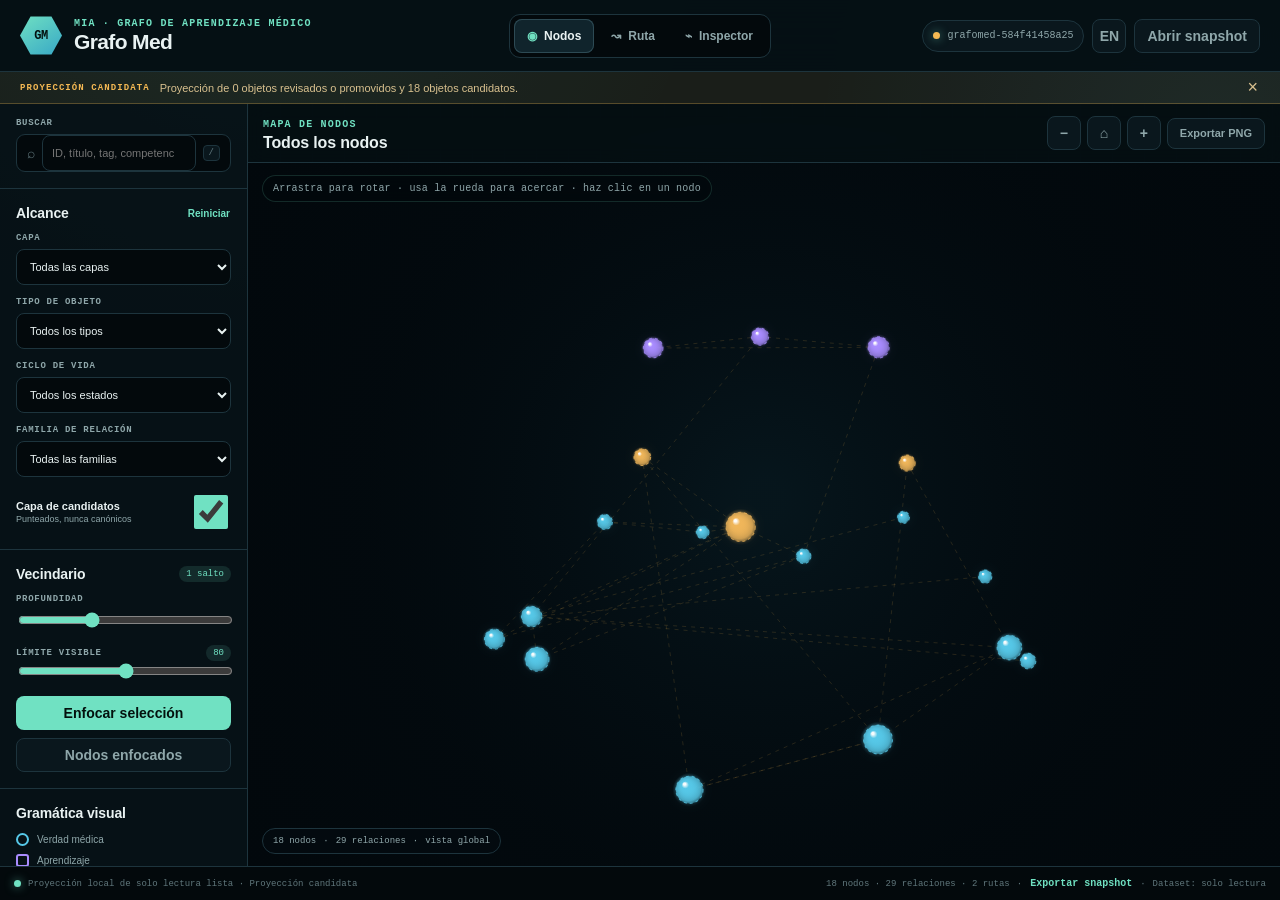
<file: viewer/index.html>
<!doctype html>
<html lang="es">
<head>
  <meta charset="utf-8">
  <meta name="viewport" content="width=device-width, initial-scale=1">
  <meta name="color-scheme" content="dark">
  <meta name="description" content="Visor 3D local e interactivo de snapshots versionados de Grafo Med.">
  <title>Grafo Med · Visor 3D</title>
  <link rel="stylesheet" href="styles.css">
</head>
<body>
  <a class="skip-link" href="#main-stage">Saltar a la visualización</a>

  <div class="app-shell">
    <header class="topbar">
      <div class="brand-block" aria-label="Grafo Med viewer">
        <div class="brand-mark" aria-hidden="true"><span>GM</span></div>
        <div>
          <div class="eyebrow">MIA · GRAFO DE APRENDIZAJE MÉDICO</div>
          <h1>Grafo Med</h1>
        </div>
      </div>

      <nav class="mode-switcher" aria-label="Viewer mode">
        <button class="mode-button is-active" data-mode="graph" type="button">
          <span aria-hidden="true">◉</span><span data-i18n="modeGraph">Nodos</span>
        </button>
        <button class="mode-button" data-mode="route" type="button">
          <span aria-hidden="true">↝</span><span data-i18n="modeRoute">Ruta</span>
        </button>
        <button class="mode-button" data-mode="inspector" type="button">
          <span aria-hidden="true">⌁</span><span data-i18n="modeInspector">Inspector</span>
        </button>
      </nav>

      <div class="topbar-actions">
        <div class="snapshot-chip" id="snapshot-chip" title="Current snapshot">
          <span class="snapshot-dot"></span>
          <span id="snapshot-short">Cargando…</span>
        </div>
        <button class="icon-button" id="language-toggle" type="button" aria-label="Change language">ES</button>
        <button class="secondary-button" id="import-button" type="button" data-i18n="openSnapshot">Abrir snapshot</button>
        <input id="snapshot-file" type="file" accept="application/json,.json" hidden>
      </div>
    </header>

    <section class="notice-bar" id="notice-bar" aria-live="polite">
      <strong id="notice-label">SNAPSHOT</strong>
      <span id="notice-text">Cargando datos del visor…</span>
      <button id="notice-dismiss" class="notice-dismiss" type="button" aria-label="Dismiss notice">×</button>
    </section>

    <div class="workspace-grid">
      <aside class="control-rail" aria-label="Graph controls">
        <section class="control-section search-section">
          <label class="control-label" for="graph-search" data-i18n="search">Buscar</label>
          <div class="search-box">
            <span aria-hidden="true">⌕</span>
            <input id="graph-search" type="search" autocomplete="off" placeholder="ID, título, tag, competencia…">
            <kbd>/</kbd>
          </div>
          <div class="search-results" id="search-results" role="listbox" aria-label="Search results"></div>
        </section>

        <section class="control-section">
          <div class="section-heading">
            <h2 data-i18n="scope">Scope</h2>
            <button class="text-button" id="clear-filters" type="button" data-i18n="reset">Reset</button>
          </div>

          <label class="control-label" for="layer-filter" data-i18n="layer">Layer</label>
          <select id="layer-filter"><option value="all">All layers</option></select>

          <label class="control-label" for="type-filter" data-i18n="objectType">Object type</label>
          <select id="type-filter"><option value="all">All types</option></select>

          <label class="control-label" for="status-filter" data-i18n="lifecycle">Lifecycle</label>
          <select id="status-filter"><option value="all">All states</option></select>

          <label class="control-label" for="family-filter" data-i18n="relationFamily">Relation family</label>
          <select id="family-filter"><option value="all">All families</option></select>

          <label class="toggle-row" for="candidate-toggle">
            <span>
              <strong data-i18n="candidateOverlay">Candidate overlay</strong>
              <small data-i18n="candidateHint">Dashed, never canonical</small>
            </span>
            <input id="candidate-toggle" type="checkbox" checked>
          </label>
        </section>

        <section class="control-section">
          <div class="section-heading">
            <h2 data-i18n="neighborhood">Neighborhood</h2>
            <span class="value-badge" id="depth-value">1 hop</span>
          </div>
          <label class="control-label" for="depth-range" data-i18n="depth">Depth</label>
          <input id="depth-range" type="range" min="0" max="3" value="1" step="1">

          <div class="section-heading budget-heading">
            <label class="control-label" for="node-budget" data-i18n="visibleBudget">Visible budget</label>
            <span class="value-badge" id="budget-value">80</span>
          </div>
          <input id="node-budget" type="range" min="10" max="150" value="80" step="10">

          <div class="button-stack">
            <button class="primary-button" id="focus-button" type="button" data-i18n="focusSelection">Focus selection</button>
            <button class="secondary-button" id="overview-button" type="button" data-i18n="allNodes">All nodes</button>
          </div>
        </section>

        <section class="control-section legend-section">
          <h2 data-i18n="visualGrammar">Visual grammar</h2>
          <div class="legend-list" id="layer-legend"></div>
          <div class="legend-divider"></div>
          <div class="legend-item">
            <span class="legend-candidate" aria-hidden="true"></span>
            <span data-i18n="candidate">Candidate</span>
          </div>
          <div class="legend-item">
            <span class="legend-edge" aria-hidden="true"></span>
            <span data-i18n="typedRelation">Typed relation</span>
          </div>
        </section>
      </aside>

      <main class="main-stage" id="main-stage" tabindex="-1">
        <section class="stage-panel is-active" id="graph-stage" data-stage="graph" aria-label="Node map">
          <div class="stage-toolbar">
            <div>
              <span class="stage-kicker" data-i18n="focalView">MAPA DE NODOS</span>
              <h2 id="graph-title">Todos los nodos</h2>
            </div>
            <div class="stage-actions">
              <button class="icon-button" id="zoom-out" type="button" aria-label="Zoom out">−</button>
              <button class="icon-button" id="zoom-reset" type="button" aria-label="Reset zoom">⌂</button>
              <button class="icon-button" id="zoom-in" type="button" aria-label="Zoom in">+</button>
              <button class="secondary-button compact" id="export-svg" type="button" data-i18n="exportPng">Exportar PNG</button>
            </div>
          </div>

          <div class="graph-canvas-wrap" id="graph-canvas-wrap">
            <canvas id="graph-canvas" tabindex="0" role="img" aria-labelledby="graph-title graph-description"></canvas>
            <p class="orbit-hint" data-i18n="orbitHint">Arrastra para rotar · usa la rueda para acercar · haz clic en un nodo</p>
            <div class="graph-tooltip" id="graph-tooltip" hidden></div>
            <div class="sr-only" id="graph-node-a11y" aria-label="Nodos visibles"></div>
            <svg id="graph-svg" class="graph-svg-fallback" aria-hidden="true" hidden>
              <desc id="graph-description">Interactive node map. Select a node to inspect it and double click to refocus.</desc>
              <defs>
                <marker id="arrow-default" viewBox="0 0 10 10" refX="9" refY="5" markerWidth="7" markerHeight="7" orient="auto-start-reverse">
                  <path d="M 0 0 L 10 5 L 0 10 z"></path>
                </marker>
              </defs>
              <g id="viewport-layer">
                <g id="edge-layer"></g>
                <g id="edge-label-layer"></g>
                <g id="node-layer"></g>
              </g>
            </svg>

            <div class="canvas-empty" id="graph-empty" hidden>
              <div class="empty-symbol" aria-hidden="true">○</div>
              <h3 data-i18n="emptyGraph">No graph objects yet</h3>
              <p data-i18n="emptyGraphHint">Build or import a snapshot to begin exploring.</p>
            </div>

            <div class="canvas-hud" id="canvas-hud">
              <span id="visible-count">0 nodes</span>
              <span aria-hidden="true">·</span>
              <span id="edge-count">0 relations</span>
              <span aria-hidden="true">·</span>
              <span id="focus-id">No focus</span>
            </div>
          </div>
        </section>

        <section class="stage-panel" id="route-stage" data-stage="route" aria-label="Learning route">
          <div class="stage-toolbar route-toolbar">
            <div>
              <span class="stage-kicker" data-i18n="explainableRoute">EXPLAINABLE ROUTE</span>
              <h2 data-i18n="routeTimeline">Learning route timeline</h2>
            </div>
            <select id="route-select" aria-label="Select route"></select>
          </div>
          <div class="route-content" id="route-content"></div>
        </section>

        <section class="stage-panel" id="inspector-stage" data-stage="inspector" aria-label="Focused object inspector">
          <div class="stage-toolbar">
            <div>
              <span class="stage-kicker" data-i18n="evidenceView">EVIDENCE VIEW</span>
              <h2 data-i18n="focusedInspector">Focused inspector</h2>
            </div>
          </div>
          <div class="focused-inspector" id="focused-inspector"></div>
        </section>
      </main>

      <aside class="inspector-rail" aria-label="Selection inspector">
        <div class="inspector-header">
          <span class="stage-kicker" data-i18n="selection">SELECTION</span>
          <button class="icon-button small" id="close-selection" type="button" aria-label="Clear selection">×</button>
        </div>
        <div class="inspector-content" id="inspector-content"></div>
        <div class="inspector-actions" id="inspector-actions" hidden>
          <button class="primary-button" id="prepare-proposal" type="button" data-i18n="prepareProposal">Prepare proposal</button>
          <button class="secondary-button" id="copy-object-id" type="button" data-i18n="copyId">Copy ID</button>
        </div>
      </aside>
    </div>

    <footer class="statusbar">
      <div class="status-group">
        <span class="status-light" id="status-light"></span>
        <span id="status-message">Initializing local projection…</span>
      </div>
      <div class="status-group status-meta">
        <span id="total-stats">0 objects</span>
        <span aria-hidden="true">·</span>
        <button class="footer-button" id="export-json" type="button" data-i18n="exportSnapshot">Export snapshot</button>
        <span aria-hidden="true">·</span>
        <span data-i18n="readOnly">Canonical read-only</span>
      </div>
    </footer>
  </div>

  <dialog id="proposal-dialog" class="proposal-dialog">
    <form method="dialog" id="proposal-form">
      <div class="dialog-header">
        <div>
          <span class="stage-kicker" data-i18n="candidateOnly">CANDIDATE ONLY</span>
          <h2 data-i18n="proposalTitle">Prepare graph proposal</h2>
        </div>
        <button class="icon-button" id="proposal-close" type="button" aria-label="Close">×</button>
      </div>
      <p class="dialog-note" data-i18n="proposalNote">This creates a downloadable proposal. It cannot modify or promote canonical graph data.</p>

      <label class="control-label" for="proposal-action" data-i18n="proposalAction">Action</label>
      <select id="proposal-action" name="action">
        <option value="edit_object">Edit selected object</option>
        <option value="create_relation">Create relation from selected object</option>
        <option value="create_object">Create new object</option>
        <option value="contest_object">Contest selected object</option>
      </select>

      <label class="control-label" for="proposal-target" data-i18n="targetObject">Target object</label>
      <input id="proposal-target" name="target" readonly>

      <label class="control-label" for="proposal-summary" data-i18n="requestedChange">Requested change</label>
      <textarea id="proposal-summary" name="summary" rows="5" required placeholder="Describe the proposed change and why it is needed."></textarea>

      <label class="control-label" for="proposal-evidence" data-i18n="evidenceRefs">Evidence or source references</label>
      <textarea id="proposal-evidence" name="evidence" rows="3" placeholder="DOI, PMID, source-lock ID, or local source reference"></textarea>

      <div class="dialog-actions">
        <button class="secondary-button" value="cancel" type="button" id="proposal-cancel" data-i18n="cancel">Cancel</button>
        <button class="secondary-button" type="button" id="copy-proposal" data-i18n="copyJson">Copy JSON</button>
        <button class="primary-button" type="submit" value="download" data-i18n="downloadProposal">Download proposal</button>
      </div>
    </form>
  </dialog>

  <div class="toast" id="toast" role="status" aria-live="polite"></div>

  <script src="data/viewer-data.js"></script>
  <script src="app.js"></script>
</body>
</html>
</file>
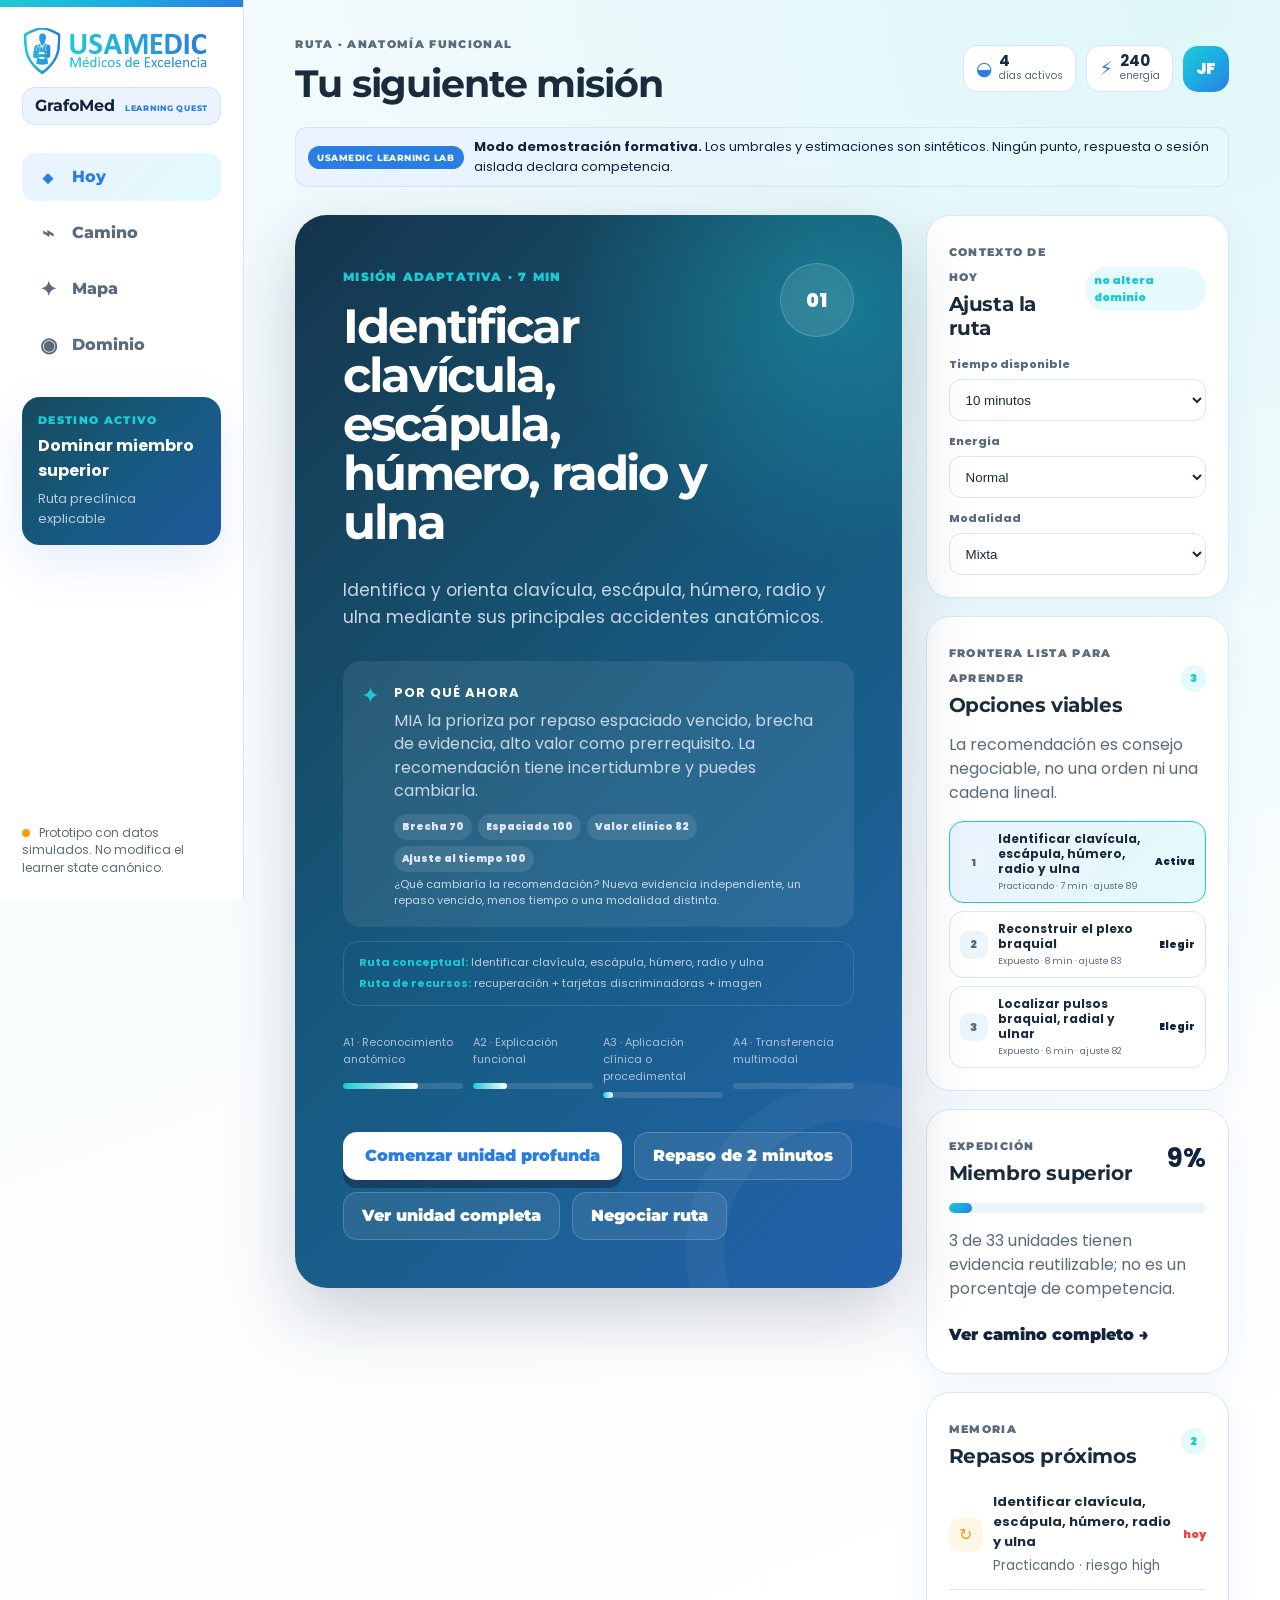
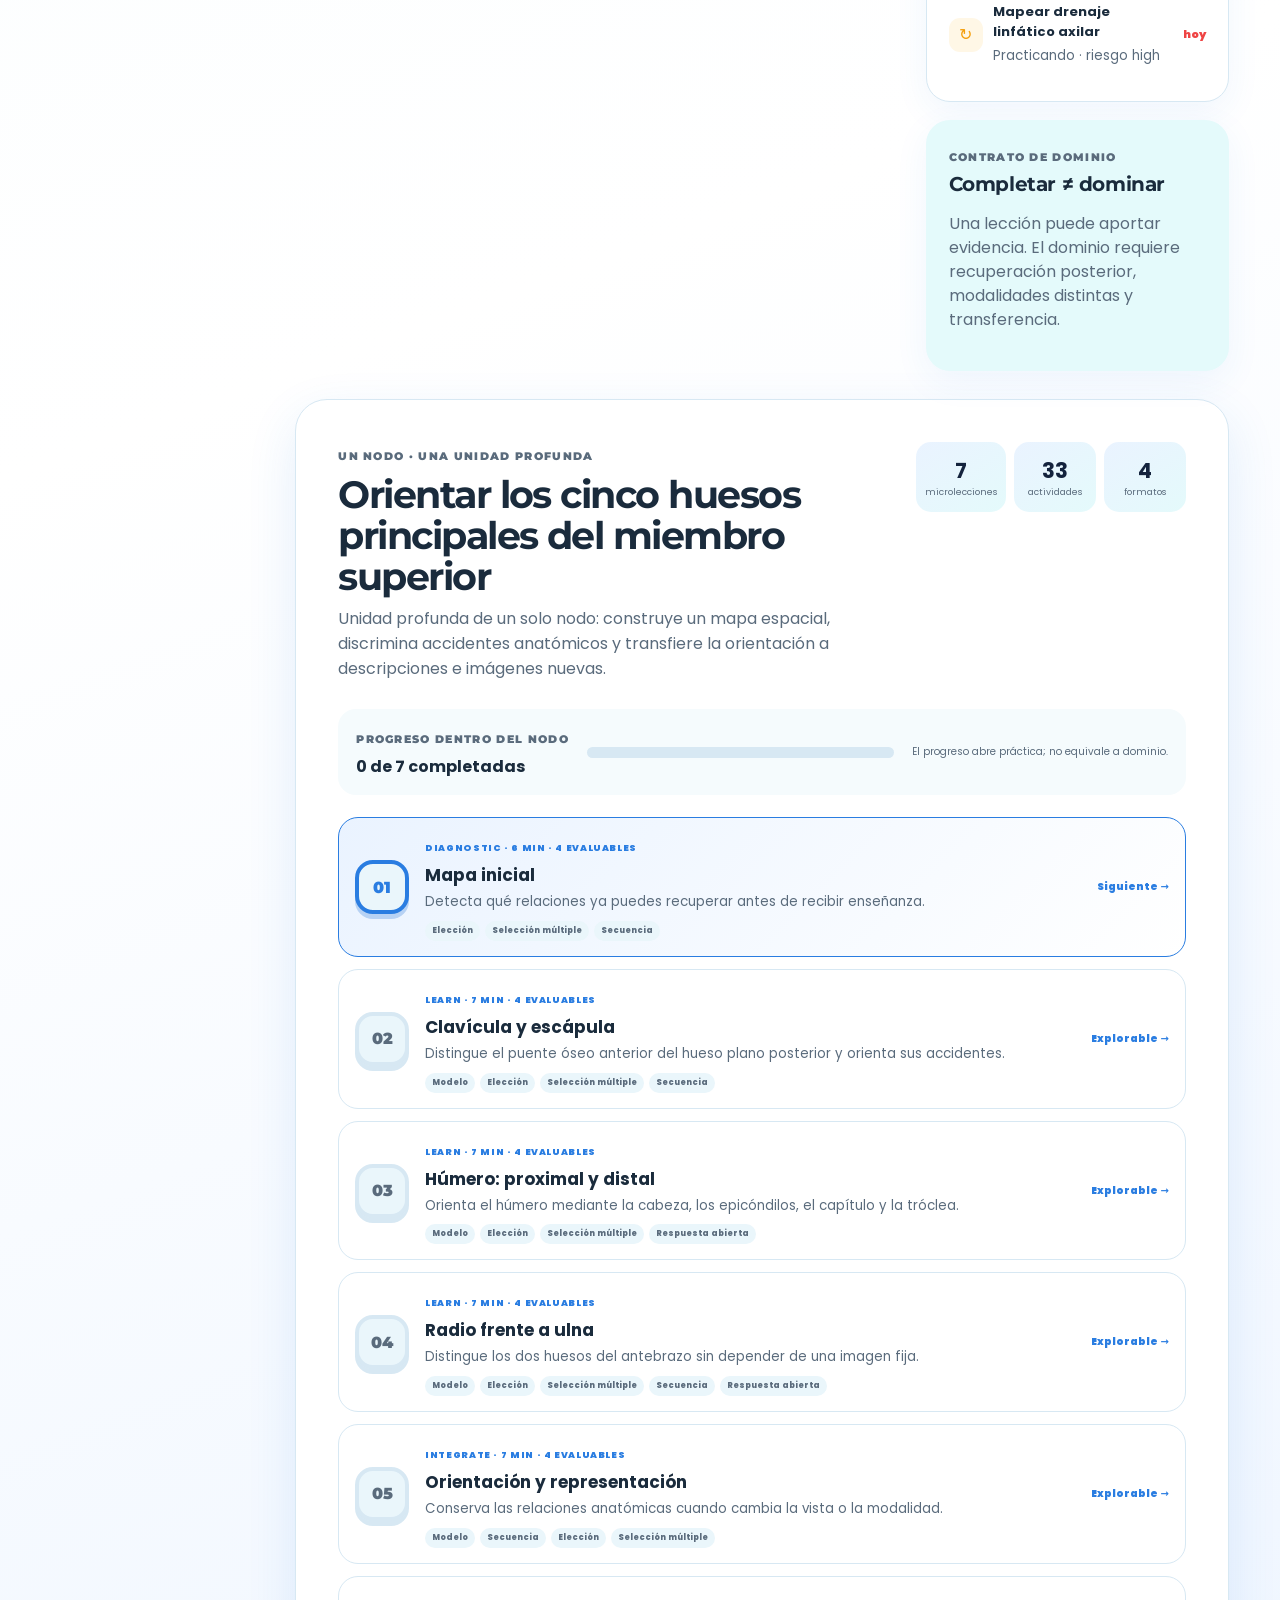
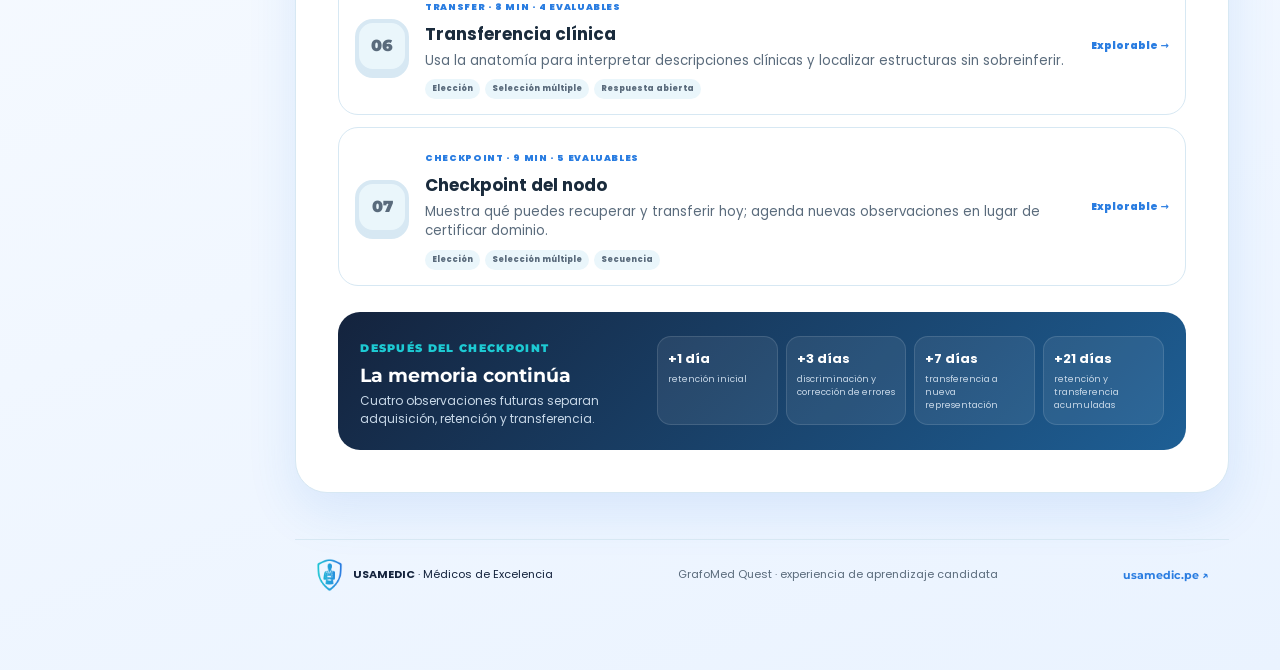
<file: prototypes/learner-app-v0/index.html>
<!doctype html>
<html lang="es">
<head>
  <meta charset="utf-8">
  <meta name="viewport" content="width=device-width, initial-scale=1">
  <meta name="description" content="Prototipo explicable, adaptable y auditable de aprendizaje GrafoMed para miembro superior.">
  <meta name="theme-color" content="#2A7DE1">
  <title>USAMEDIC · GrafoMed Quest · Miembro superior</title>
  <link rel="icon" type="image/png" href="assets/usamedic-isotipo.png">
  <link rel="preconnect" href="https://fonts.googleapis.com">
  <link rel="preconnect" href="https://fonts.gstatic.com" crossorigin>
  <link href="https://fonts.googleapis.com/css2?family=Montserrat:wght@300;400;600;700;800&amp;family=Poppins:wght@300;400;500;600;700&amp;display=swap" rel="stylesheet">
  <link rel="stylesheet" href="styles.css">
</head>
<body>
  <div class="app-shell" id="app-shell">
    <aside class="side-nav" aria-label="Navegación principal">
      <a class="brand" href="#today" data-nav="today" aria-label="GrafoMed Quest, inicio">
        <img class="brand-logo" src="assets/usamedic-logo-horizontal.png" alt="USAMEDIC · Médicos de Excelencia">
        <span class="product-lockup"><strong>GrafoMed</strong><small>Learning Quest</small></span>
      </a>

      <nav class="nav-list">
        <button class="nav-item is-active" type="button" data-nav="today" aria-current="page">
          <span class="nav-icon" aria-hidden="true">◆</span><span>Hoy</span>
        </button>
        <button class="nav-item" type="button" data-nav="journey">
          <span class="nav-icon" aria-hidden="true">⌁</span><span>Camino</span>
        </button>
        <button class="nav-item" type="button" data-nav="map">
          <span class="nav-icon" aria-hidden="true">✦</span><span>Mapa</span>
        </button>
        <button class="nav-item" type="button" data-nav="profile">
          <span class="nav-icon" aria-hidden="true">◉</span><span>Dominio</span>
        </button>
      </nav>

      <div class="route-chip">
        <span class="eyebrow">Destino activo</span>
        <strong>Dominar miembro superior</strong>
        <span>Ruta preclínica explicable</span>
      </div>

      <div class="side-note">
        <span class="demo-dot" aria-hidden="true"></span>
        Prototipo con datos simulados. No modifica el learner state canónico.
      </div>
    </aside>

    <main class="main-shell">
      <header class="top-bar">
        <div>
          <div class="mobile-brand"><img src="assets/usamedic-logo-horizontal.png" alt="USAMEDIC"><span>GrafoMed Quest</span></div>
          <span class="eyebrow">Ruta · Anatomía funcional</span>
          <h1 id="screen-heading">Tu siguiente misión</h1>
        </div>
        <div class="player-stats" aria-label="Estado de la demostración">
          <div class="stat-pill"><span aria-hidden="true">◒</span><strong id="active-days">4</strong><small>días activos</small></div>
          <div class="stat-pill"><span aria-hidden="true">⚡</span><strong id="xp-value">240</strong><small>energía</small></div>
          <button class="avatar-button" type="button" data-nav="profile" aria-label="Abrir perfil de dominio">JF</button>
        </div>
      </header>

      <div class="prototype-banner" role="note">
        <span class="usamedic-badge">USAMEDIC Learning Lab</span><span><strong>Modo demostración formativa.</strong> Los umbrales y estimaciones son sintéticos. Ningún punto, respuesta o sesión aislada declara competencia.</span>
      </div>

      <section class="screen is-active" id="screen-today" data-screen="today" aria-labelledby="screen-heading">
        <div class="today-grid">
          <article class="mission-card" id="mission-card">
            <div class="mission-card-top">
              <div>
                <span class="mission-kicker" id="mission-kicker">Misión adaptativa · 7 min</span>
                <h2 id="mission-title">Identificar clavícula, escápula, húmero, radio y ulna</h2>
              </div>
              <div class="mission-orb" aria-hidden="true">
                <span>01</span>
              </div>
            </div>
            <p class="mission-objective" id="mission-objective"></p>
            <div class="why-now" id="why-now-panel">
              <span class="why-icon" aria-hidden="true">✦</span>
              <div><strong>Por qué ahora</strong><p id="mission-reason"></p><div class="reason-factors" id="reason-factors"></div><p class="reason-change" id="reason-change"></p></div>
            </div>
            <div class="resource-route" id="resource-route" aria-label="Ruta de recursos elegida"></div>
            <div class="mission-evidence" id="mission-evidence" aria-label="Evidencia actual de esta misión"></div>
            <div class="mission-actions">
              <button class="primary-button" id="start-mission" type="button">Comenzar misión</button>
              <button class="quiet-button" id="quick-review" type="button">Repaso de 2 minutos</button>
              <button class="quiet-button" id="open-deep-unit" type="button">Ver unidad completa</button>
              <button class="quiet-button" id="change-mission" type="button">Negociar ruta</button>
            </div>
          </article>

          <aside class="today-side">
            <article class="panel context-panel">
              <div class="panel-heading"><div><span class="eyebrow">Contexto de hoy</span><h2>Ajusta la ruta</h2></div><span class="candidate-label">no altera dominio</span></div>
              <div class="context-controls">
                <label>Tiempo disponible<select id="context-time"><option value="5">5 minutos</option><option value="10">10 minutos</option><option value="20">20 minutos</option></select></label>
                <label>Energía<select id="context-fatigue"><option value="high">Baja</option><option value="normal">Normal</option><option value="low">Alta</option></select></label>
                <label>Modalidad<select id="context-modality"><option value="mixed">Mixta</option><option value="image">Imagen</option><option value="text">Texto / bajo ancho de banda</option></select></label>
              </div>
            </article>

            <article class="panel frontier-panel" id="frontier-panel">
              <div class="panel-heading"><div><span class="eyebrow">Frontera lista para aprender</span><h2>Opciones viables</h2></div><span class="count-badge">3</span></div>
              <p>La recomendación es consejo negociable, no una orden ni una cadena lineal.</p>
              <div class="frontier-list" id="frontier-list"></div>
            </article>

            <article class="panel progress-panel">
              <div class="panel-heading"><div><span class="eyebrow">Expedición</span><h2>Miembro superior</h2></div><strong id="cluster-progress-label">9%</strong></div>
              <div class="progress-track" aria-hidden="true"><span id="cluster-progress-bar"></span></div>
              <p id="cluster-progress-copy">3 de 33 unidades tienen evidencia reutilizable.</p>
              <button class="text-button" type="button" data-nav="journey">Ver camino completo <span aria-hidden="true">→</span></button>
            </article>

            <article class="panel review-panel">
              <div class="panel-heading"><div><span class="eyebrow">Memoria</span><h2>Repasos próximos</h2></div><span class="count-badge" id="review-count">2</span></div>
              <div class="review-list" id="review-list"></div>
            </article>

            <article class="panel contract-panel">
              <span class="eyebrow">Contrato de dominio</span>
              <h2>Completar ≠ dominar</h2>
              <p>Una lección puede aportar evidencia. El dominio requiere recuperación posterior, modalidades distintas y transferencia.</p>
            </article>
          </aside>
        </div>

        <section class="deep-node-panel" id="deep-node-panel" aria-labelledby="deep-node-title" hidden>
          <header class="deep-node-header">
            <div>
              <span class="eyebrow">Un nodo · una unidad profunda</span>
              <h2 id="deep-node-title">Orientar los cinco huesos principales</h2>
              <p id="deep-node-description"></p>
            </div>
            <div class="deep-node-summary" aria-label="Extensión de la unidad">
              <span><strong id="deep-lesson-count">7</strong> microlecciones</span>
              <span><strong id="deep-activity-count">33</strong> actividades</span>
              <span><strong id="deep-format-count">4</strong> formatos</span>
            </div>
          </header>
          <div class="deep-progress-row">
            <div><span class="eyebrow">Progreso dentro del nodo</span><strong id="deep-progress-label">0 de 7 completadas</strong></div>
            <div class="deep-progress-track" aria-hidden="true"><span id="deep-progress-bar"></span></div>
            <p>El progreso abre práctica; no equivale a dominio.</p>
          </div>
          <div class="deep-lesson-path" id="deep-lesson-path" aria-label="Microlecciones del nodo"></div>
          <footer class="deep-review-plan">
            <div><span class="eyebrow">Después del checkpoint</span><h3>La memoria continúa</h3><p>Cuatro observaciones futuras separan adquisición, retención y transferencia.</p></div>
            <div class="review-timeline" id="deep-review-timeline"></div>
          </footer>
        </section>
      </section>

      <section class="screen" id="screen-journey" data-screen="journey" aria-labelledby="journey-title">
        <div class="screen-intro">
          <div><span class="eyebrow">Camino adaptable</span><h2 id="journey-title">Diez regiones · treinta y tres misiones</h2><p>No es una escalera única: el grafo distingue unidades listas, explorables y bloqueadas por prerrequisitos candidatos. MIA explica su recomendación y tú puedes cambiarla.</p></div>
          <div class="legend" aria-label="Estados de dominio">
            <span><i class="legend-swatch state-unknown"></i>Desconocido</span>
            <span><i class="legend-swatch state-practicing"></i>Practicando</span>
            <span><i class="legend-swatch state-competent"></i>Competente</span>
            <span><i class="legend-swatch state-transferable"></i>Transferible</span>
          </div>
        </div>
        <div class="journey-path" id="journey-path"></div>
      </section>

      <section class="screen" id="screen-map" data-screen="map" aria-labelledby="map-title">
        <div class="screen-intro">
          <div><span class="eyebrow">Mundo de aprendizaje</span><h2 id="map-title">Mapa de dominio</h2><p>Cada región agrupa unidades evaluables; los puntos muestran evidencia del estudiante, no importancia médica.</p></div>
          <a class="secondary-link" href="../../exports/upper-limb-preview.html?v=learning-prototype-v0">Abrir grafo 3D completo ↗</a>
        </div>
        <div class="world-map" id="world-map" aria-label="Mapa de objetivos clave del miembro superior"></div>
        <aside class="map-detail panel" id="map-detail" aria-live="polite">
          <span class="eyebrow">Región seleccionada</span>
          <h2 id="map-detail-title">Osteología e imagen del miembro superior</h2>
          <p id="map-detail-copy"></p>
          <div class="map-detail-stats" id="map-detail-stats"></div>
        </aside>
      </section>

      <section class="screen" id="screen-profile" data-screen="profile" aria-labelledby="profile-title">
        <div class="screen-intro">
          <div><span class="eyebrow">Learner state · demo local</span><h2 id="profile-title">Tu dominio no es un porcentaje único</h2><p>GrafoMed conserva por separado reconocimiento, explicación, aplicación y transferencia.</p></div>
          <button class="quiet-button danger-quiet" id="reset-demo" type="button">Reiniciar demostración</button>
        </div>

        <div class="profile-grid">
          <article class="panel mastery-overview">
            <div class="mastery-ring" id="mastery-ring" aria-label="Estimación agregada experimental"><span id="mastery-percent">9%</span><small>estimación</small></div>
            <div><span class="eyebrow">Miembro superior</span><h2 id="mastery-state-title">Dominio inicial</h2><p id="mastery-state-copy">Todavía estás construyendo representaciones anatómicas básicas.</p></div>
          </article>

          <article class="panel evidence-profile">
            <div class="panel-heading"><div><span class="eyebrow">Perfil de evidencia</span><h2>A1–A4</h2></div><span class="candidate-label">experimental</span></div>
            <div class="evidence-bars" id="profile-evidence-bars"></div>
          </article>

          <article class="panel state-distribution">
            <div class="panel-heading"><div><span class="eyebrow">Distribución</span><h2>Estado de las unidades</h2></div></div>
            <div class="distribution-list" id="state-distribution"></div>
          </article>

          <article class="panel evidence-ledger">
            <div class="panel-heading"><div><span class="eyebrow">Evidencia reciente</span><h2>Qué cambió el modelo</h2></div></div>
            <div class="ledger-list" id="evidence-ledger"></div>
          </article>

          <article class="panel open-model-panel">
            <div class="panel-heading"><div><span class="eyebrow">Modelo abierto y contestable</span><h2>Qué cree MIA y por qué</h2></div><span class="candidate-label">estimación</span></div>
            <div id="open-model"></div>
            <button class="quiet-button" id="contest-inference" type="button">Contestar esta inferencia</button>
          </article>

          <article class="panel game-panel">
            <div class="panel-heading"><div><span class="eyebrow">Capa de juego</span><h2>Progreso de aventura</h2></div><span class="candidate-label">separado</span></div>
            <div id="game-state"></div>
            <p><strong>XP no es dominio.</strong> Se obtiene por recuperar, calibrar, reflexionar y volver después de un descanso; nunca por una racha perfecta o por responder rápido.</p>
          </article>

          <article class="panel governance-panel">
            <div class="panel-heading"><div><span class="eyebrow">Privacidad, equidad y acceso</span><h2>Tú controlas el rastro</h2></div><span class="candidate-label">demo local</span></div>
            <ul class="governance-list">
              <li>La inactividad, una omisión o un problema de acceso no cuentan como fallo.</li>
              <li>Idioma, modalidad, ayuda y dispositivo quedan como contexto de la evidencia.</li>
              <li>Este prototipo guarda solo en este navegador y no escribe al learner state canónico.</li>
            </ul>
            <div class="governance-actions"><button class="quiet-button" id="export-evidence" type="button">Exportar mi evidencia</button><button class="quiet-button" id="toggle-low-bandwidth" type="button">Activar modo texto</button></div>
          </article>

          <article class="panel evaluation-panel">
            <div class="panel-heading"><div><span class="eyebrow">Qué debe demostrar el piloto</span><h2>Aprendizaje, no clics</h2></div></div>
            <div class="evaluation-grid" id="evaluation-grid"></div>
          </article>
        </div>
      </section>

      <footer class="institutional-footer">
        <div><img src="assets/usamedic-isotipo.png" alt=""><span><strong>USAMEDIC</strong> · Médicos de Excelencia</span></div>
        <span>GrafoMed Quest · experiencia de aprendizaje candidata</span>
        <a href="https://www.usamedic.pe" target="_blank" rel="noreferrer">usamedic.pe ↗</a>
      </footer>
    </main>

    <nav class="bottom-nav" aria-label="Navegación móvil">
      <button class="bottom-item is-active" type="button" data-nav="today"><span aria-hidden="true">◆</span><small>Hoy</small></button>
      <button class="bottom-item" type="button" data-nav="journey"><span aria-hidden="true">⌁</span><small>Camino</small></button>
      <button class="bottom-item" type="button" data-nav="map"><span aria-hidden="true">✦</span><small>Mapa</small></button>
      <button class="bottom-item" type="button" data-nav="profile"><span aria-hidden="true">◉</span><small>Dominio</small></button>
    </nav>
  </div>

  <div class="lesson-overlay" id="lesson-overlay" hidden>
    <section class="lesson-shell" role="dialog" aria-modal="true" aria-labelledby="lesson-title">
      <header class="lesson-topbar">
        <button class="icon-button" id="close-lesson" type="button" aria-label="Cerrar misión">×</button>
        <div class="lesson-progress" aria-label="Progreso de la misión"><span id="lesson-progress-bar"></span></div>
        <div class="lesson-energy" aria-label="Energía de juego ganada, separada del dominio"><span aria-hidden="true">⚡</span><strong id="lesson-xp">0</strong></div>
      </header>
      <div class="lesson-content" id="lesson-content"></div>
      <footer class="lesson-footer">
        <div class="lesson-response-panel" id="lesson-response-panel" aria-label="Confianza y ayuda para esta respuesta" hidden>
          <div class="confidence-prompt"><strong>¿Qué tan seguro estás?</strong><span>Decláralo junto con tu respuesta</span></div>
          <div class="confidence-options" role="group" aria-label="Nivel de seguridad">
            <button type="button" data-confidence="low"><span class="wide-label">Estoy adivinando</span><span class="narrow-label">Adivino</span></button>
            <button type="button" data-confidence="medium"><span class="wide-label">Tengo dudas</span><span class="narrow-label">Con dudas</span></button>
            <button type="button" data-confidence="high"><span class="wide-label">Estoy seguro</span><span class="narrow-label">Seguro</span></button>
          </div>
          <button class="hint-button" type="button" id="use-hint">Usar una pista</button>
          <div class="hint-box" id="hint-box" role="note" hidden></div>
        </div>
        <div class="lesson-feedback" id="lesson-feedback" aria-live="polite"></div>
        <button class="primary-button" id="lesson-continue" type="button">Continuar</button>
      </footer>
    </section>
  </div>

  <div class="toast" id="toast" role="status" aria-live="polite"></div>

  <script src="data.js"></script>
  <script src="node-pack.js"></script>
  <script src="app.js"></script>
</body>
</html>
</file>
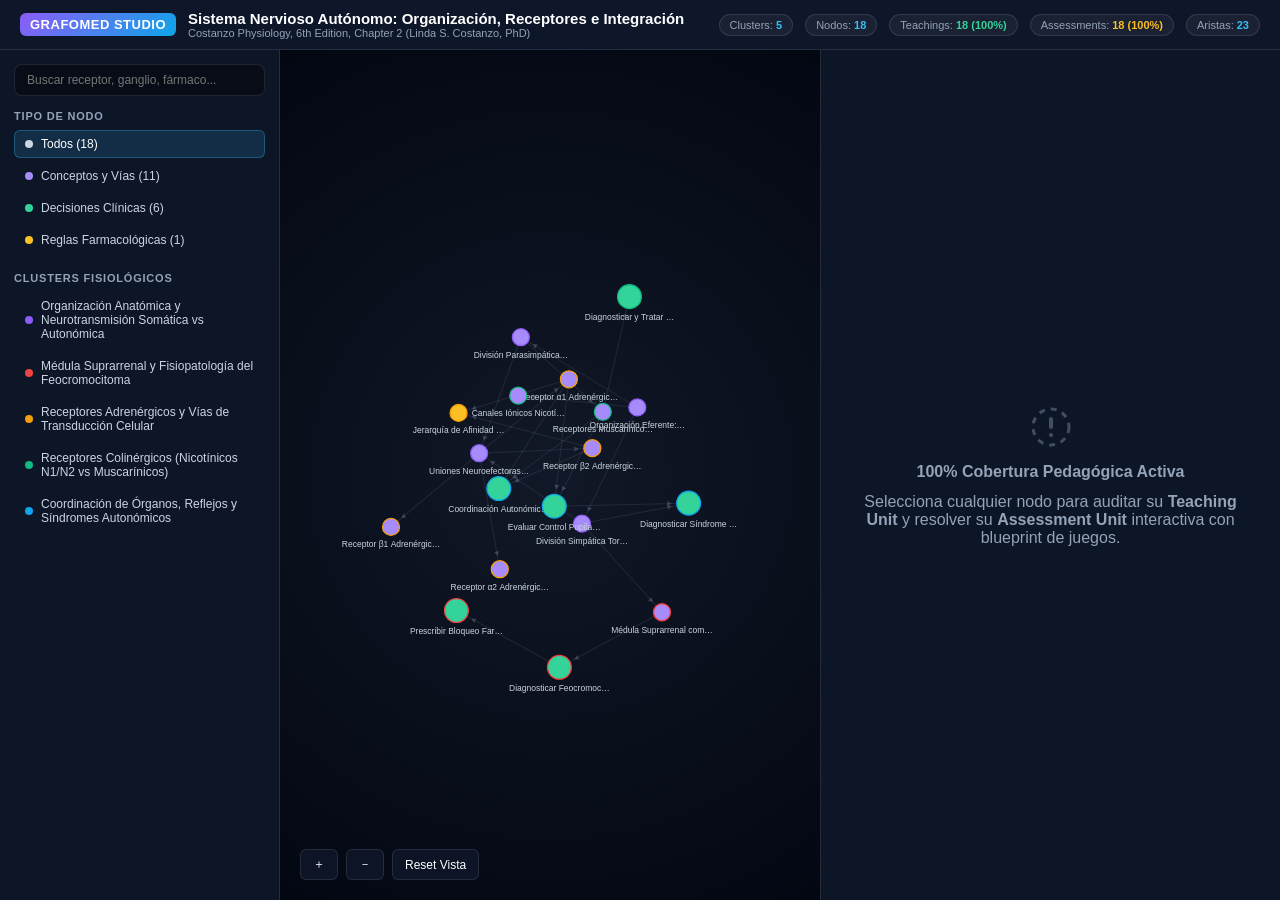
<file: exports/ans_graph_viewer.html>
<!DOCTYPE html>
<html lang="es">
<head>
  <meta charset="UTF-8">
  <meta name="viewport" content="width=device-width, initial-scale=1.0">
  <title>GrafoMed — Sistema Nervioso Autónomo (Costanzo Fisiología Cap. 2)</title>
  <style>
    :root {
      --bg-dark: #090d16;
      --panel-bg: rgba(15, 23, 42, 0.92);
      --card-bg: rgba(30, 41, 59, 0.7);
      --border: rgba(255, 255, 255, 0.1);
      --text: #f8fafc;
      --text-muted: #94a3b8;
      --accent-blue: #38bdf8;
      --accent-green: #34d399;
      --accent-purple: #a78bfa;
      --accent-amber: #fbbf24;
      --accent-red: #f87171;
    }
    * { box-sizing: border-box; margin: 0; padding: 0; }
    body {
      font-family: -apple-system, BlinkMacSystemFont, "Segoe UI", Roboto, Helvetica, Arial, sans-serif;
      background: var(--bg-dark);
      color: var(--text);
      overflow: hidden;
      height: 100vh;
      display: flex;
      flex-direction: column;
    }
    /* Header */
    header {
      background: rgba(15, 23, 42, 0.98);
      backdrop-filter: blur(12px);
      border-bottom: 1px solid var(--border);
      padding: 10px 20px;
      display: flex;
      align-items: center;
      justify-content: space-between;
      z-index: 10;
    }
    .header-left { display: flex; align-items: center; gap: 12px; }
    .logo-badge {
      background: linear-gradient(135deg, #8b5cf6, #0ea5e9);
      color: white;
      font-weight: 700;
      font-size: 13px;
      padding: 4px 10px;
      border-radius: 6px;
      letter-spacing: 0.5px;
    }
    h1 { font-size: 15px; font-weight: 600; color: #fff; }
    .header-sub { font-size: 11px; color: var(--text-muted); }
    .header-metrics {
      display: flex;
      gap: 12px;
      font-size: 11px;
      color: var(--text-muted);
    }
    .metric-badge {
      background: rgba(255, 255, 255, 0.05);
      padding: 4px 10px;
      border-radius: 9999px;
      border: 1px solid var(--border);
    }
    .metric-badge b { color: var(--accent-blue); }

    /* Main Container */
    #workspace {
      display: flex;
      flex: 1;
      position: relative;
      overflow: hidden;
    }

    /* Left Controls Sidebar */
    #sidebar-left {
      width: 280px;
      background: var(--panel-bg);
      backdrop-filter: blur(10px);
      border-right: 1px solid var(--border);
      display: flex;
      flex-direction: column;
      padding: 14px;
      gap: 14px;
      z-index: 5;
      overflow-y: auto;
    }
    .search-box input {
      width: 100%;
      background: rgba(0, 0, 0, 0.4);
      border: 1px solid var(--border);
      border-radius: 8px;
      padding: 8px 12px;
      color: white;
      font-size: 12px;
      outline: none;
    }
    .search-box input:focus { border-color: var(--accent-blue); }
    .filter-group h3 {
      font-size: 11px;
      text-transform: uppercase;
      letter-spacing: 0.8px;
      color: var(--text-muted);
      margin-bottom: 8px;
    }
    .filter-btn {
      display: flex;
      align-items: center;
      gap: 8px;
      width: 100%;
      background: transparent;
      border: 1px solid transparent;
      border-radius: 6px;
      padding: 6px 10px;
      color: #cbd5e1;
      font-size: 12px;
      text-align: left;
      cursor: pointer;
      transition: all 0.15s ease;
      margin-bottom: 4px;
    }
    .filter-btn:hover { background: rgba(255, 255, 255, 0.05); }
    .filter-btn.active {
      background: rgba(56, 189, 248, 0.15);
      border-color: rgba(56, 189, 248, 0.3);
      color: #fff;
      font-weight: 500;
    }
    .dot { width: 8px; height: 8px; border-radius: 50%; display: inline-block; flex-shrink: 0; }

    /* Center Canvas */
    #viewport {
      flex: 1;
      position: relative;
      background: radial-gradient(circle at 50% 50%, #111827 0%, #030712 100%);
      overflow: hidden;
    }
    canvas {
      width: 100%;
      height: 100%;
      display: block;
      cursor: grab;
    }
    canvas:active { cursor: grabbing; }

    .viewport-tools {
      position: absolute;
      bottom: 20px;
      left: 20px;
      display: flex;
      gap: 8px;
      z-index: 5;
    }
    .tool-btn {
      background: rgba(15, 23, 42, 0.85);
      border: 1px solid var(--border);
      color: white;
      padding: 6px 12px;
      border-radius: 6px;
      font-size: 12px;
      cursor: pointer;
      backdrop-filter: blur(8px);
      transition: background 0.15s;
    }
    .tool-btn:hover { background: rgba(30, 41, 59, 0.95); }

    /* Right Sidebar: Deep Inspector */
    #sidebar-right {
      width: 460px;
      background: var(--panel-bg);
      backdrop-filter: blur(14px);
      border-left: 1px solid var(--border);
      display: flex;
      flex-direction: column;
      z-index: 5;
      overflow-y: auto;
      padding: 16px;
    }
    .empty-state {
      display: flex;
      flex-direction: column;
      align-items: center;
      justify-content: center;
      height: 100%;
      color: var(--text-muted);
      text-align: center;
      gap: 12px;
      padding: 24px;
    }
    .empty-state svg { opacity: 0.4; }

    /* Node Header */
    .node-header {
      display: flex;
      flex-direction: column;
      gap: 6px;
      border-bottom: 1px solid var(--border);
      padding-bottom: 12px;
      margin-bottom: 12px;
    }
    .badge-row { display: flex; align-items: center; gap: 8px; }
    .badge {
      font-size: 10px;
      text-transform: uppercase;
      font-weight: 700;
      letter-spacing: 0.5px;
      padding: 3px 8px;
      border-radius: 4px;
    }
    .badge-decision { background: rgba(52, 211, 153, 0.2); color: #34d399; border: 1px solid rgba(52, 211, 153, 0.4); }
    .badge-rule { background: rgba(251, 191, 36, 0.2); color: #fbbf24; border: 1px solid rgba(251, 191, 36, 0.4); }
    .badge-concept { background: rgba(167, 139, 250, 0.2); color: #a78bfa; border: 1px solid rgba(167, 139, 250, 0.4); }
    .badge-procedure { background: rgba(56, 189, 248, 0.2); color: #38bdf8; border: 1px solid rgba(56, 189, 248, 0.4); }
    .node-id { font-family: ui-monospace, monospace; font-size: 11px; color: var(--text-muted); }
    .node-title { font-size: 16px; font-weight: 700; color: #fff; line-height: 1.3; }

    /* Tabs */
    .tab-nav {
      display: flex;
      gap: 4px;
      background: rgba(0, 0, 0, 0.35);
      padding: 4px;
      border-radius: 8px;
      margin-bottom: 14px;
      border: 1px solid var(--border);
    }
    .tab-btn {
      flex: 1;
      padding: 8px 12px;
      background: transparent;
      border: none;
      color: var(--text-muted);
      font-size: 12px;
      font-weight: 600;
      border-radius: 6px;
      cursor: pointer;
      display: flex;
      align-items: center;
      justify-content: center;
      gap: 6px;
      transition: all 0.2s;
    }
    .tab-btn:hover { color: #fff; }
    .tab-btn.active {
      background: rgba(255, 255, 255, 0.1);
      color: var(--accent-blue);
      box-shadow: 0 1px 3px rgba(0,0,0,0.3);
    }

    .tab-pane { display: none; flex-direction: column; gap: 12px; }
    .tab-pane.active { display: flex; }

    /* Card Panels */
    .card {
      background: var(--card-bg);
      border: 1px solid var(--border);
      border-radius: 8px;
      padding: 12px;
      display: flex;
      flex-direction: column;
      gap: 8px;
    }
    .card-title {
      font-size: 11px;
      text-transform: uppercase;
      letter-spacing: 0.6px;
      font-weight: 700;
      color: var(--text-muted);
      display: flex;
      align-items: center;
      gap: 6px;
    }
    .card-decision {
      border-left: 3px solid var(--accent-green);
      background: rgba(16, 185, 129, 0.08);
    }
    .decision-text { font-size: 13px; font-weight: 500; color: #6ee7b7; line-height: 1.4; }
    .criteria-text { font-size: 12px; color: #fde68a; line-height: 1.4; }

    /* Teaching Unit Layout */
    .teaching-box { display: flex; flex-direction: column; gap: 10px; }
    .teaching-sec {
      background: rgba(0,0,0,0.25);
      border-radius: 6px;
      padding: 10px;
      font-size: 12px;
      line-height: 1.45;
      color: #e2e8f0;
    }
    .teaching-sec-label {
      font-size: 10px;
      text-transform: uppercase;
      font-weight: 700;
      color: var(--accent-blue);
      margin-bottom: 4px;
      display: block;
    }
    .alert-pearl {
      background: rgba(56, 189, 248, 0.1);
      border-left: 3px solid var(--accent-blue);
      padding: 8px 10px;
      border-radius: 4px;
      font-size: 12px;
      color: #bae6fd;
    }
    .alert-pitfall {
      background: rgba(248, 113, 113, 0.1);
      border-left: 3px solid var(--accent-red);
      padding: 8px 10px;
      border-radius: 4px;
      font-size: 12px;
      color: #fecaca;
    }

    /* Quiz Layout */
    .quiz-prompt {
      font-size: 13px;
      line-height: 1.5;
      color: #f1f5f9;
      font-weight: 500;
    }
    .quiz-options {
      display: flex;
      flex-direction: column;
      gap: 8px;
    }
    .quiz-opt-btn {
      padding: 10px 12px;
      background: rgba(15, 23, 42, 0.6);
      border: 1px solid var(--border);
      border-radius: 6px;
      color: #e2e8f0;
      font-size: 12px;
      text-align: left;
      cursor: pointer;
      display: flex;
      gap: 8px;
      transition: all 0.2s;
      line-height: 1.4;
    }
    .quiz-opt-btn:hover { background: rgba(56, 189, 248, 0.1); border-color: rgba(56, 189, 248, 0.4); }
    .quiz-opt-btn.correct {
      background: rgba(52, 211, 153, 0.2) !important;
      border-color: #34d399 !important;
      color: #6ee7b7 !important;
      font-weight: 600;
    }
    .quiz-opt-btn.incorrect {
      background: rgba(248, 113, 113, 0.2) !important;
      border-color: #f87171 !important;
      color: #fca5a5 !important;
    }
    .quiz-feedback {
      border-radius: 6px;
      padding: 12px;
      font-size: 12px;
      line-height: 1.45;
      display: none;
      flex-direction: column;
      gap: 6px;
    }
    .quiz-feedback.show-correct {
      display: flex;
      background: rgba(52, 211, 153, 0.1);
      border: 1px solid rgba(52, 211, 153, 0.4);
      color: #a7f3d0;
    }
    .quiz-feedback.show-incorrect {
      display: flex;
      background: rgba(248, 113, 113, 0.1);
      border: 1px solid rgba(248, 113, 113, 0.4);
      color: #fecaca;
    }
    .quiz-reset-btn {
      margin-top: 6px;
      padding: 6px 12px;
      background: rgba(255, 255, 255, 0.08);
      border: 1px solid var(--border);
      border-radius: 4px;
      color: white;
      font-size: 11px;
      cursor: pointer;
      align-self: flex-start;
    }
    .quiz-reset-btn:hover { background: rgba(255, 255, 255, 0.15); }

    .rel-list { display: flex; flex-wrap: wrap; gap: 6px; }
    .rel-tag {
      background: rgba(255, 255, 255, 0.06);
      border: 1px solid var(--border);
      padding: 4px 8px;
      border-radius: 4px;
      font-size: 11px;
      color: #cbd5e1;
      cursor: pointer;
      transition: background 0.2s;
    }
    .rel-tag:hover { background: rgba(56, 189, 248, 0.2); border-color: var(--accent-blue); color: #fff; }
    .source-lock-tag {
      font-size: 11px;
      color: #94a3b8;
      font-family: ui-monospace, monospace;
      background: rgba(0,0,0,0.4);
      padding: 6px 10px;
      border-radius: 6px;
      border: 1px solid rgba(255,255,255,0.05);
    }
  </style>
</head>
<body>
  <header>
    <div class="header-left">
      <div class="logo-badge">GRAFOMED STUDIO</div>
      <div>
        <h1 id="header-title">Sistema Nervioso Autónomo: Organización, Receptores e Integración</h1>
        <div class="header-sub">Costanzo Physiology, 6th Edition, Chapter 2 (Linda S. Costanzo, PhD)</div>
      </div>
    </div>
    <div class="header-metrics">
      <div class="metric-badge">Clusters: <b id="m-clusters">5</b></div>
      <div class="metric-badge">Nodos: <b id="m-nodes">18</b></div>
      <div class="metric-badge">Teachings: <b style="color:var(--accent-green)">18 (100%)</b></div>
      <div class="metric-badge">Assessments: <b style="color:var(--accent-amber)">18 (100%)</b></div>
      <div class="metric-badge">Aristas: <b id="m-edges">23</b></div>
    </div>
  </header>

  <div id="workspace">
    <!-- Left Sidebar: Filters -->
    <div id="sidebar-left">
      <div class="search-box">
        <input type="text" id="search-input" placeholder="Buscar receptor, ganglio, fármaco...">
      </div>

      <div class="filter-group">
        <h3>Tipo de Nodo</h3>
        <button class="filter-btn active" data-type="all">
          <span class="dot" style="background:#cbd5e1"></span> Todos (18)
        </button>
        <button class="filter-btn" data-type="concept">
          <span class="dot" style="background:var(--accent-purple)"></span> Conceptos y Vías (11)
        </button>
        <button class="filter-btn" data-type="decision">
          <span class="dot" style="background:var(--accent-green)"></span> Decisiones Clínicas (6)
        </button>
        <button class="filter-btn" data-type="rule">
          <span class="dot" style="background:var(--accent-amber)"></span> Reglas Farmacológicas (1)
        </button>
      </div>

      <div class="filter-group" id="cluster-filter-group">
        <h3>Clusters Fisiológicos</h3>
        <!-- Dynamic clusters populated from JSON -->
      </div>
    </div>

    <!-- Center Canvas -->
    <div id="viewport">
      <canvas id="graph-canvas"></canvas>
      <div class="viewport-tools">
        <button class="tool-btn" id="btn-zoom-in">＋</button>
        <button class="tool-btn" id="btn-zoom-out">－</button>
        <button class="tool-btn" id="btn-reset">Reset Vista</button>
      </div>
    </div>

    <!-- Right Sidebar: Deep Inspector -->
    <div id="sidebar-right">
      <div id="empty-inspector" class="empty-state">
        <svg width="48" height="48" fill="none" stroke="currentColor" viewBox="0 0 24 24">
          <circle cx="12" cy="12" r="9" stroke-width="1.5" stroke-dasharray="3 3"/>
          <path d="M12 8v4m0 4h.01" stroke-width="2" stroke-linecap="round"/>
        </svg>
        <p><b>100% Cobertura Pedagógica Activa</b></p>
        <p>Selecciona cualquier nodo para auditar su <b>Teaching Unit</b> y resolver su <b>Assessment Unit</b> interactiva con blueprint de juegos.</p>
      </div>

      <div id="active-inspector" style="display:none; flex-direction:column; gap:12px;">
        <div class="node-header">
          <div class="badge-row">
            <span id="insp-badge" class="badge">CONCEPTO</span>
            <span id="insp-id" class="node-id">CON-ANS-01</span>
          </div>
          <div id="insp-title" class="node-title">Título del Nodo</div>
          <div id="insp-cluster" style="font-size:11px; color:var(--text-muted);">Cluster</div>
        </div>

        <!-- Tab Navigation -->
        <div class="tab-nav">
          <button class="tab-btn active" id="tab-btn-teach">
            <span>🧠</span> Lección / Teaching Unit
          </button>
          <button class="tab-btn" id="tab-btn-quiz">
            <span>📝</span> Evaluación Interactiva
          </button>
        </div>

        <!-- TAB 1: TEACHING PANE -->
        <div id="pane-teach" class="tab-pane active">
          <!-- Decision Box -->
          <div id="box-decision" class="card card-decision">
            <div class="card-title">🎯 Decisión Clínica Observable</div>
            <div id="insp-decision" class="decision-text">Acción clínica a ejecutar...</div>
          </div>

          <!-- Rule Criteria Box -->
          <div id="box-criteria" class="card" style="display:none;">
            <div class="card-title">📏 Criterio Operativo / Umbral Farmacológico</div>
            <div id="insp-criteria" class="criteria-text">Criterios...</div>
          </div>

          <!-- Teaching Unit Content -->
          <div id="box-teaching" class="card">
            <div class="card-title">📖 Fundamento Fisiológico y Caso</div>
            <div class="teaching-box">
              <div class="teaching-sec">
                <span class="teaching-sec-label">Mecanismo Fisiopatológico</span>
                <p id="insp-teach-body">Cuerpo teórico...</p>
              </div>
              <div class="teaching-sec">
                <span class="teaching-sec-label">Caso Clínico Ilustrativo</span>
                <p id="insp-teach-example">Caso...</p>
              </div>
              <div class="teaching-sec">
                <span class="teaching-sec-label">Boundary (Límites y Cuándo Falla)</span>
                <p id="insp-teach-boundary">Límites...</p>
              </div>
              <div id="insp-alert-pearl" class="alert-pearl">
                <b>💎 Perla Clínica:</b> <span id="insp-teach-pearl"></span>
              </div>
              <div id="insp-alert-pitfall" class="alert-pitfall">
                <b>🛑 Trampa Frecuente:</b> <span id="insp-teach-pitfall"></span>
              </div>
            </div>
          </div>
        </div>

        <!-- TAB 2: ASSESSMENT PANE -->
        <div id="pane-quiz" class="tab-pane">
          <!-- BLUEPRINT DE JUEGOS RECOMENDADOS -->
          <div class="card" style="border-color: rgba(56, 189, 248, 0.4); background: rgba(56, 189, 248, 0.05);">
            <div class="card-title" style="color:var(--accent-blue);">
              <span>🎮</span> Blueprint de Juegos de Evaluación Recomendados
            </div>
            <div style="font-size:11px; color:var(--text-muted); margin-bottom:4px;">
              Juegos seleccionados de la suite de 20 para evaluar este nodo en <code>games-lab</code>:
            </div>
            <div id="quiz-games-container" style="display:flex; flex-direction:column; gap:8px;">
              <!-- Dynamic Games List -->
            </div>
          </div>

          <!-- VIÑETA CLÍNICA DE PRUEBA -->
          <div class="card" style="border-color: rgba(251, 191, 36, 0.4); background: rgba(251, 191, 36, 0.04);">
            <div class="card-title" style="color:var(--accent-amber);">
              <span>🎯</span> Viñeta de Evaluación Clínica Rápida
              <span id="quiz-difficulty" style="margin-left:auto; font-size:10px; padding:2px 6px; border-radius:4px; background:rgba(255,255,255,0.1);">INTERMEDIO</span>
            </div>
            <div id="quiz-prompt" class="quiz-prompt">Cargando caso...</div>
          </div>

          <div class="quiz-options" id="quiz-options-container">
            <!-- Dynamic Options -->
          </div>

          <div id="quiz-feedback-box" class="quiz-feedback">
            <div id="quiz-feedback-title" style="font-weight:700; font-size:13px;"></div>
            <div id="quiz-feedback-body" style="font-size:12px;"></div>
            <button class="quiz-reset-btn" id="quiz-reset-btn">🔄 Reiniciar Pregunta</button>
          </div>
        </div>

        <!-- Shared Relations Box -->
        <div class="card">
          <div class="card-title">🔗 Conexiones Topológicas</div>
          <div style="font-size:11px; color:var(--text-muted); margin-bottom:4px;">Prerrequisitos Entrantes (Requires / Supports):</div>
          <div id="insp-incoming" class="rel-list">Ninguno</div>
          <div style="font-size:11px; color:var(--text-muted); margin-top:8px; margin-bottom:4px;">Desbloquea (Unlocks):</div>
          <div id="insp-outgoing" class="rel-list">Ninguno</div>
        </div>

        <!-- Source Lock Box -->
        <div class="card">
          <div class="card-title">🔒 Source-Lock Provenance</div>
          <div id="insp-source-lock" class="source-lock-tag">Costanzo Physiology, 6th Ed., Chapter 2</div>
        </div>
      </div>
    </div>
  </div>

  <script>
    const GRAPH_DATA = {"release": {"id": "ans-costanzo-physio-ch2.v1", "title": "Sistema Nervioso Autónomo: Organización, Receptores e Integración", "source": "Costanzo Physiology, 6th Edition, Chapter 2: Autonomic Nervous System, pp. 45–64. Linda S. Costanzo, PhD. Elsevier.", "version": 1, "universal_coverage": true, "game_catalog_integrated": true, "total_games_in_suite": 20}, "clusters": [{"id": "CLU-ANS-ANAT", "title": "Organización Anatómica y Neurotransmisión Somática vs Autonómica", "description": "Diferencias estructurales entre motoneurona única somática y cadena de dos neuronas autonómica, origen toracolumbar vs craneosacro y varicosidades neuroefectoras.", "color": "#8b5cf6"}, {"id": "CLU-ANS-ADRENAL", "title": "Médula Suprarrenal y Fisiopatología del Feocromocitoma", "description": "Médula adrenal como ganglio simpático modificado, inducción de PNMT por cortisol, secreción 80/20 epinefrina/norepinefrina y manejo preoperatorio de feocromocitoma.", "color": "#ef4444"}, {"id": "CLU-ANS-ADRENERGIC", "title": "Receptores Adrenérgicos y Vías de Transducción Celular", "description": "Mecanismos moleculares de receptores α1 (Gq/PLC/IP3/Ca2+), α2 (Gi/cAMP↓), β1 (Gs/cAMP↑ en corazón/riñón) y β2 (Gs/cAMP↑ relajación muscular), con jerarquía de afinidad.", "color": "#f59e0b"}, {"id": "CLU-ANS-CHOLINERGIC", "title": "Receptores Colinérgicos (Nicotínicos N1/N2 vs Muscarínicos)", "description": "Canales iónicos nicotínicos (N1 muscular vs N2 ganglionar/adrenal) y receptores muscarínicos (M1/M3/M5 Gq vs M2 Gi con canales K+ cardíacos), intoxicación anticolinérgica.", "color": "#10b981"}, {"id": "CLU-ANS-INTEGRATION", "title": "Coordinación de Órganos, Reflejos y Síndromes Autonómicos", "description": "Control recíproco y sinérgico: marcapasos SA, reflejo de llenado y micción vesical, reflejos pupilares (midriasis vs miosis) y diagnóstico del Síndrome de Horner.", "color": "#0ea5e9"}], "nodes": [{"id": "CON-ANS-SOMATIC-VS-AUTONOMIC", "type": "concept", "cluster_id": "CLU-ANS-ANAT", "title": "Organización Eferente: Sistema Somático vs Autonómico", "summary": "Vía somática voluntaria de motoneurona única directa a músculo esquelético vs vía autonómica involuntaria disináptica (pre y postganglionar).", "decision_prompt": "Discriminar la arquitectura de inervación motora voluntaria frente al control visceral autonómico disináptico.", "assessment_recommendations": [{"game_id": "game-01", "game_name": "DAG Concept Map Builder", "suitability": "alta", "clinical_mission": "Modelar la vía monosináptica motora frente a la vía disináptica visceral con ganglio periférico."}, {"game_id": "game-11", "game_name": "Feature Contrast Duel", "suitability": "alta", "clinical_mission": "Duelo directo: Somático (1 neurona, N1, esquelético) vs Autónomo (2 neuronas, pre/post, visceral)."}]}, {"id": "CON-ANS-THORACOLUMBAR-SYMP", "type": "concept", "cluster_id": "CLU-ANS-ANAT", "title": "División Simpática Toracolumbar (T1–L3)", "summary": "Neuronas preganglionares originadas en segmentos medulares T1-L3 con axones cortos que sinapsan en cadena paravertebral o ganglios prevertebrales.", "decision_prompt": "Reconocer el trayecto anatómico de fibras preganglionares simpáticas cortas y postganglionares largas hacia órganos diana.", "assessment_recommendations": [{"game_id": "game-01", "game_name": "DAG Concept Map Builder", "suitability": "alta", "clinical_mission": "Ensamblar el trayecto de axones preganglionares cortos T1-L3 hacia ganglios paravertebrales y prevertebrales."}, {"game_id": "game-10", "game_name": "Patient Phenotype Sorter", "suitability": "media", "clinical_mission": "Mapear niveles medulares con sus órganos torácicos, abdominales y pélvicos diana."}]}, {"id": "CON-ANS-CRANIOSACRAL-PARASYMP", "type": "concept", "cluster_id": "CLU-ANS-ANAT", "title": "División Parasimpática Craneosacra (CN III, VII, IX, X y S2–S4)", "summary": "Neuronas preganglionares con axones largos que emergen de tallo encefálico y médula sacra hacia ganglios situados en o muy cerca del efector.", "decision_prompt": "Identificar el origen craneosacro de la inervación parasimpática y la cercanía de sus ganglios terminales a las vísceras.", "assessment_recommendations": [{"game_id": "game-01", "game_name": "DAG Concept Map Builder", "suitability": "alta", "clinical_mission": "Mapear los 4 pares craneales (III, VII, IX, X) y las raíces sacras S2-S4 hacia sus ganglios intramurales."}, {"game_id": "game-12", "game_name": "Diagnostic Test Sequencer", "suitability": "media", "clinical_mission": "Secuenciar los reflejos autónomos mediados por los pares craneales."}]}, {"id": "CON-ANS-NEUROEFFECTOR-VARICOSITIES", "type": "concept", "cluster_id": "CLU-ANS-ANAT", "title": "Uniones Neuroefectoras Autonómicas y Varicosidades", "summary": "Red ramificada difusa con varicosidades que liberan neurotransmisores clásicos y cotransmisores (ATP, Neupéptido Y, VIP, NO) sobre receptores ampliamente distribuidos.", "decision_prompt": "Explicar la transmisión no focalizada por varicosidades frente a la placa motora neuromuscular aislada.", "assessment_recommendations": [{"game_id": "game-02", "game_name": "Metabolic & Pathway Fault-Detector", "suitability": "alta", "clinical_mission": "Simular la secuencia trifásica de contracción vascular: ATP purinérgico → Noradrenalina → NPY."}, {"game_id": "game-05", "game_name": "Molecular Circuit Breaker", "suitability": "alta", "clinical_mission": "Bloquear selectivamente receptores purinérgicos, adrenérgicos o peptidérgicos en el músculo liso."}]}, {"id": "CON-ANS-ADRENAL-MEDULLA", "type": "concept", "cluster_id": "CLU-ANS-ADRENAL", "title": "Médula Suprarrenal como Ganglio Simpático Especializado", "summary": "Células cromafines inervadas directamente por axones simpáticos preganglionares (ACh → N2); la enzima PNMT inducida por cortisol cortical convierte NE en Epinefrina (80%).", "decision_prompt": "Comprender por qué la médula adrenal secreta 80% Epinefrina y 20% Norepinefrina debido a la proximidad del cortisol cortical.", "assessment_recommendations": [{"game_id": "game-02", "game_name": "Metabolic & Pathway Fault-Detector", "suitability": "alta", "clinical_mission": "Simular el bloqueo de la síntesis de cortisol cortical y su impacto en la inactivación de la enzima PNMT."}, {"game_id": "game-06", "game_name": "Biomarker Dial & Cutoff Slider", "suitability": "alta", "clinical_mission": "Ajustar la proporción de secreción medular (80% Epinefrina / 20% Norepinefrina) según el eje hormonal."}]}, {"id": "DEC-ANS-DIAG-PHEOCHROMOCYTOMA", "type": "decision", "cluster_id": "CLU-ANS-ADRENAL", "title": "Diagnosticar Feocromocitoma ante Paroxismos Hipertensivos", "summary": "Identificar tumor de células cromafines productor de catecolaminas (predominio Norepinefrina) con hipertensión lábil, cefalea, palpitaciones y diaforesis.", "decision_prompt": "Confirmar feocromocitoma mediante niveles elevados de metanefrinas fraccionadas libres y ácido vanililmandélico (VMA) en orina de 24 horas.", "assessment_recommendations": [{"game_id": "game-03", "game_name": "Illness Script Matrix", "suitability": "alta", "clinical_mission": "Configurar la matriz de Illness Script del Feocromocitoma: paroxismos, cefalea, metanefrinas y VMA."}, {"game_id": "game-09", "game_name": "Red Herring Hunter", "suitability": "alta", "clinical_mission": "Diferenciar ataques de pánico y crisis tiroidea de un tumor hipersecretor de catecolaminas."}]}, {"id": "DEC-ANS-PHEO-BLOCKADE-PREOP", "type": "decision", "cluster_id": "CLU-ANS-ADRENAL", "title": "Prescribir Bloqueo Farmacológico Preoperatorio en Feocromocitoma", "summary": "Indicar bloqueo alfa-adrenérgico estricto (fenoxibenzamina/prazosina) de 10 a 14 días ANTES de iniciar betabloqueantes para prevenir crisis hipertensiva mortal.", "decision_prompt": "Priorizar el bloqueo alfa antes del bloqueo beta para evitar la vasoconstricción desopposed mediada por receptores alfa-1 libres.", "assessment_recommendations": [{"game_id": "game-17", "game_name": "Contraindication Minesweeper", "suitability": "alta", "clinical_mission": "Desactivar la administración precoz de betabloqueantes antes del bloqueo alfa en feocromocitoma."}, {"game_id": "game-13", "game_name": "Stepwise GINA Ladder", "suitability": "alta", "clinical_mission": "Secuenciar el escalamiento prequirúrgico: Fenoxibenzamina 10 días → Expansión de volumen → Betabloqueante."}]}, {"id": "CON-ANS-ALPHA1-Gq", "type": "concept", "cluster_id": "CLU-ANS-ADRENERGIC", "title": "Receptor α1 Adrenérgico (Vía Gq / PLC / IP3 / Ca2+)", "summary": "Acoplado a proteína Gq; activa fosfolipasa C, hidroliza PIP2 a IP3 y DAG; IP3 libera Ca2+ intracelular causando contracción de músculo liso vascular y esfínteres.", "decision_prompt": "Vincular la activación de receptores alfa-1 con la vasoconstricción periférica, midriasis por músculo radial y cierre de esfínteres visceral.", "assessment_recommendations": [{"game_id": "game-02", "game_name": "Metabolic & Pathway Fault-Detector", "suitability": "alta", "clinical_mission": "Rastrear la cascada intracelular Gq → PLC → PIP2 → IP3/DAG → Ca2+ → Contracción muscular lisa."}, {"game_id": "game-05", "game_name": "Molecular Circuit Breaker", "suitability": "alta", "clinical_mission": "Bloquear selectivamente receptores α1 con prazosina para provocar vasodilatación periférica."}]}, {"id": "CON-ANS-ALPHA2-Gi", "type": "concept", "cluster_id": "CLU-ANS-ADRENERGIC", "title": "Receptor α2 Adrenérgico (Vía Gi / Adenilil Ciclasa↓ / cAMP↓)", "summary": "Acoplado a proteína Gi; inhibe adenilil ciclasa y disminuye cAMP. Funciona como autorreceptor presináptico de retroalimentación negativa y heterorreceptor en tracto GI.", "decision_prompt": "Reconocer la función inhibidora presináptica del receptor alfa-2 para frenar la liberación de noradrenalina y modular el tono simpático central.", "assessment_recommendations": [{"game_id": "game-02", "game_name": "Metabolic & Pathway Fault-Detector", "suitability": "alta", "clinical_mission": "Demostrar el bucle de retroalimentación negativa presináptica: activación de Gi y caída de cAMP."}, {"game_id": "game-06", "game_name": "Biomarker Dial & Cutoff Slider", "suitability": "media", "clinical_mission": "Ajustar la dosis de clonidina para modular la eferencia simpática central."}]}, {"id": "CON-ANS-BETA1-Gs", "type": "concept", "cluster_id": "CLU-ANS-ADRENERGIC", "title": "Receptor β1 Adrenérgico (Vía Gs / Adenilil Ciclasa↑ / cAMP↑)", "summary": "Acoplado a proteína Gs; estimula adenilil ciclasa y eleva cAMP/PKA. En corazón: aumenta frecuencia cardíaca (nodo SA), velocidad de conducción (nodo AV) e inotropismo.", "decision_prompt": "Atribuir los efectos cardiotónicos y la secreción renal de renina a la estimulación de receptores beta-1 por catecolaminas.", "assessment_recommendations": [{"game_id": "game-02", "game_name": "Metabolic & Pathway Fault-Detector", "suitability": "alta", "clinical_mission": "Modelar la estimulación de adenilil ciclasa por Gs, síntesis de cAMP y fosforilación por PKA en el nodo SA."}, {"game_id": "game-06", "game_name": "Biomarker Dial & Cutoff Slider", "suitability": "alta", "clinical_mission": "Desplazar la concentración de dobutamina y calibrar el inotropismo y cronotropismo cardíaco."}]}, {"id": "CON-ANS-BETA2-Gs", "type": "concept", "cluster_id": "CLU-ANS-ADRENERGIC", "title": "Receptor β2 Adrenérgico (Vía Gs / Relajación de Músculo Liso)", "summary": "Acoplado a Gs con aumento de cAMP; fosforila MLCK produciendo relajación bronquial, vasodilatación en músculo esquelético y relajación de pared vesical/GI.", "decision_prompt": "Explicar la broncodilatación y vasodilatación periférica mediada por receptores beta-2 ante epinefrina circulante o agonistas selectivos.", "assessment_recommendations": [{"game_id": "game-02", "game_name": "Metabolic & Pathway Fault-Detector", "suitability": "alta", "clinical_mission": "Explicar por qué el cAMP vía PKA inhibe la MLCK produciendo relajación bronquial y vascular."}, {"game_id": "game-05", "game_name": "Molecular Circuit Breaker", "suitability": "alta", "clinical_mission": "Estimular selectivamente β2 con salbutamol para abortar el broncoespasmo."}]}, {"id": "RUL-ANS-CATECHOLAMINE-AFFINITY", "type": "rule", "cluster_id": "CLU-ANS-ADRENERGIC", "title": "Jerarquía de Afinidad de Adrenorreceptores por Catecolaminas", "summary": "Regla farmacodinámica de sensibilidad relativa: β2 (Epi >> NE), β1 (Epi = NE), α1 (Epi ≥ NE pero requiere altas concentraciones locales).", "criteria": "Receptores beta responden a concentraciones plasmáticas bajas de catecolaminas; receptores alfa-1 requieren alta concentración sináptica de noradrenalina neural.", "assessment_recommendations": [{"game_id": "game-06", "game_name": "Biomarker Dial & Cutoff Slider", "suitability": "alta", "clinical_mission": "Calibrar la respuesta tisular al mover concentraciones plasmáticas de Epinefrina vs Norepinefrina."}, {"game_id": "game-11", "game_name": "Feature Contrast Duel", "suitability": "alta", "clinical_mission": "Enfrentar afinidades: β2 (Epi >> NE) vs β1 (Epi = NE) vs α1 (alta concentración local)."}]}, {"id": "CON-ANS-NICOTINIC-CHANNELS", "type": "concept", "cluster_id": "CLU-ANS-CHOLINERGIC", "title": "Canales Iónicos Nicotínicos (Subtipos N1 Muscular vs N2 Ganglionar)", "summary": "Canales pentaméricos activados por ACh para Na+ y K+ (despolarización a 0 mV). N1 en placa motora (bloqueado por curare); N2 en ganglios y médula adrenal (bloqueado por hexametonio).", "decision_prompt": "Diferenciar farmacológicamente el receptor nicotínico de la placa motora (N1) del receptor nicotínico ganglionar autonómico (N2).", "assessment_recommendations": [{"game_id": "game-11", "game_name": "Feature Contrast Duel", "suitability": "alta", "clinical_mission": "Duelo farmacológico: N1 (placa motora, curare) vs N2 (ganglios y suprarrenal, hexametonio)."}, {"game_id": "game-02", "game_name": "Metabolic & Pathway Fault-Detector", "suitability": "media", "clinical_mission": "Apertura del poro central pentamérico y flujo simultáneo de Na+ y K+."}]}, {"id": "CON-ANS-MUSCARINIC-RECEPTORS", "type": "concept", "cluster_id": "CLU-ANS-CHOLINERGIC", "title": "Receptores Muscarínicos Efectores (M1, M2, M3)", "summary": "Receptores metabotrópicos: M1/M3/M5 acoplados a Gq (secreción glandular, broncoconstricción, miosis); M2 acoplado a Gi con apertura directa de canales de K+ en nodo SA.", "decision_prompt": "Vincular el receptor M2 con la bradicardia parasimpática por hiperpolarización y el receptor M3 con la hipersecreción glandular y motilidad visceral.", "assessment_recommendations": [{"game_id": "game-11", "game_name": "Feature Contrast Duel", "suitability": "alta", "clinical_mission": "Duelo de subtipos: M1/M3/M5 (Gq, secreción y contracción) vs M2/M4 (Gi, apertura directa de canales K+)."}, {"game_id": "game-05", "game_name": "Molecular Circuit Breaker", "suitability": "alta", "clinical_mission": "Bloquear receptores M2 con atropina para revertir la bradicardia sinusal."}]}, {"id": "DEC-ANS-ANTICHOLINERGIC-TOXICITY", "type": "decision", "cluster_id": "CLU-ANS-CHOLINERGIC", "title": "Diagnosticar y Tratar el Bloqueo Muscarínico por Atropínicos", "summary": "Reconocer toxíndrome anticolinérgico (escopolamina, atropina): midriasis, piel seca caliente, taquicardia, retención urinaria e íleo por antagonismo competitivo M.", "decision_prompt": "Identificar efectos adversos anticolinérgicos típicos tras medicación antimuscarínica (cinetosis, cólicos) e indicar suspensión o antídotos colinérgicos.", "assessment_recommendations": [{"game_id": "game-03", "game_name": "Illness Script Matrix", "suitability": "alta", "clinical_mission": "Construir el cuadro clínico de toxicidad por atropínicos: midriasis, anhidrosis, taquicardia y retención."}, {"game_id": "game-17", "game_name": "Contraindication Minesweeper", "suitability": "alta", "clinical_mission": "Identificar contraindicaciones de antimuscarínicos (glaucoma de ángulo cerrado, hiperplasia prostática)."}]}, {"id": "DEC-ANS-BLADDER-CONTROL", "type": "decision", "cluster_id": "CLU-ANS-INTEGRATION", "title": "Coordinación Autonómica del Reflejo Vesical (Llenado vs Micción)", "summary": "Llenado simpático (detrusor relajado por β2, esfínter interno cerrado por α1) vs Micción parasimpática (detrusor contraído por M, esfínter interno relajado por M).", "decision_prompt": "Prescribir agonistas o antagonistas autonómicos dirigidos para la retención urinaria o vejiga hiperactiva según el receptor diana.", "assessment_recommendations": [{"game_id": "game-15", "game_name": "Traffic Light Action Plan", "suitability": "alta", "clinical_mission": "Semáforo del control vesical: Llenado simpático (β2 relaja, α1 cierra) vs Micción parasimpática (M3 contrae, M3 abre)."}, {"game_id": "game-04", "game_name": "Management Script Matrix", "suitability": "alta", "clinical_mission": "Diseñar la conducta farmacológica para vejiga neurogénica espástica vs atónica."}]}, {"id": "DEC-ANS-PUPILLARY-REFLEXES", "type": "decision", "cluster_id": "CLU-ANS-INTEGRATION", "title": "Evaluar Control Pupilar Dual: Midriasis vs Miosis y Acomodación", "summary": "Músculo radial del iris dilatador (simpático α1 → midriasis) vs músculo esfínter constrictor (parasimpático M vía CN III → miosis) y contracción ciliar para visión cercana.", "decision_prompt": "Diferenciar la acción pupilar de simpaticomiméticos tópicos (fenilefrina) frente a parasimpaticolíticos (ciclopentolato, atropina) en exploración oftalmológica.", "assessment_recommendations": [{"game_id": "game-11", "game_name": "Feature Contrast Duel", "suitability": "alta", "clinical_mission": "Duelo pupilar: Midriasis activa (radial α1) vs Miosis parasimpática (esfínter M3) y reflejo de acomodación."}, {"game_id": "game-07", "game_name": "Loop Detective (Espirometría)", "suitability": "media", "clinical_mission": "Analizar la respuesta de dilatación con fenilefrina vs tropicamida."}]}, {"id": "DEC-ANS-HORNER-SYNDROME", "type": "decision", "cluster_id": "CLU-ANS-INTEGRATION", "title": "Diagnosticar Síndrome de Horner Mediante Prueba Farmacológica", "summary": "Pérdida de inervación simpática oculosimpática unilateral (ptosis, miosis, anhidrosis). Confirmación diagnóstica con colirio de cocaína (bloqueador de recaptura de NE).", "decision_prompt": "Confirmar ausencia de dilatación pupilar con gotas de cocaína al 10% en el ojo afectado para certificar la denervación simpática ipsilateral.", "assessment_recommendations": [{"game_id": "game-03", "game_name": "Illness Script Matrix", "suitability": "alta", "clinical_mission": "Matriz del Síndrome de Horner: Ptosis, Miosis, Anhidrosis y prueba de colirio de cocaína."}, {"game_id": "game-18", "game_name": "Longitudinal Serial Case", "suitability": "alta", "clinical_mission": "Investigación etiológica paso a paso: colirio de cocaína → prueba de apraclonidina → TAC de vértice pulmonar."}]}], "teaching_units": [{"id": "UNT-ANS-SOMATIC-VS-AUTONOMIC", "target_id": "CON-ANS-SOMATIC-VS-AUTONOMIC", "title": "Arquitectura Eferente: Somática vs Autonómica", "body": "El sistema motor somático es voluntario y monosináptico: el soma de una única motoneurona reside en el SNC (tallo cerebral o asta anterior de médula) y su axón mielinizado viaja sin interrupción hasta la placa motora del músculo esquelético, liberando acetilcolina (ACh) sobre receptores nicotínicos N1. El sistema nervioso autónomo (SNA) es involuntario y disináptico: una neurona preganglionar en el SNC sinapsa en un ganglio periférico sobre una neurona postganglionar, que es la que inerva el músculo liso, cardíaco o glándulas viscerales.", "example": "La contracción voluntaria del bíceps braquial utiliza una motoneurona única con receptor N1; la contracción del músculo liso intestinal requiere una cadena disináptica preganglionar y postganglionar.", "boundary": "La única excepción a la cadena de dos neuronas autonómica es la médula suprarrenal, donde las células cromafines actúan como neuronas postganglionares modificadas.", "pearl": "Somático = 1 neurona + músculo esquelético + N1. Autonómico = 2 neuronas + vísceras + ganglio intermedio.", "pitfall": "Confundir la placa motora esquelética con las uniones neuroefectoras autonómicas difusas con varicosidades.", "source_lock": "Costanzo Physiology, 6th Ed., Chapter 2, p. 45-47, Figure 2-1."}, {"id": "UNT-ANS-THORACOLUMBAR-SYMP", "target_id": "CON-ANS-THORACOLUMBAR-SYMP", "title": "Estructura y Trayecto del Simpático Toracolumbar", "body": "Los somas de las neuronas preganglionares simpáticas se localizan exclusivamente en las astas intermediolaterales de la médula espinal entre T1 y L3 (división toracolumbar). Emergen por las raíces ventrales y ramos comunicantes blancos hacia la cadena paravertebral simpática. Como los ganglios están situados cerca de la médula, los axones preganglionares son cortos y los axones postganglionares son largos para alcanzar las vísceras periféricas distantes.", "example": "Las fibras simpáticas que inervan el corazón nacen en segmentos T1-T4 y sinapsan en los ganglios cervicales y torácicos altos antes de descender como nervios cardíacos largos.", "boundary": "Algunas fibras preganglionares no sinapsan en la cadena paravertebral sino que la atraviesan como nervios esplácnicos para alcanzar ganglios prevertebrales (celíaco, mesentérico superior e inferior).", "pearl": "Simpático: Origen T1-L3 (toracolumbar), preganglionar corto, postganglionar largo.", "pitfall": "Creer que el simpático tiene orígenes en el tallo encefálico o en la médula sacra.", "source_lock": "Costanzo Physiology, 6th Ed., Chapter 2, p. 47-49, Figure 2-2."}, {"id": "UNT-ANS-CRANIOSACRAL-PARASYMP", "target_id": "CON-ANS-CRANIOSACRAL-PARASYMP", "title": "Estructura del Parasimpático Craneosacro", "body": "Los somas preganglionares parasimpáticos se originan en núcleos de cuatro pares craneales en el tallo cerebral (CN III Edinger-Westphal, CN VII salival superior, CN IX salival inferior, CN X motor dorsal del vago) y en los segmentos sacros S2-S4 (división craneosacra). A diferencia del simpático, sus ganglios autonómicos se ubican dentro o inmediatamente adyacentes a los órganos efectores (ej. ganglios ciliares, óticos, plexos intramurales de Auerbach/Meissner), por lo que las fibras preganglionares son muy largas y las postganglionares sumamente cortas.", "example": "El nervio vago (CN X) lleva axones preganglionares larguísimos desde el bulbo raquídeo hasta ganglios microscópicos intramurales en la pared del estómago y colon proximal.", "boundary": "El parasimpático no inerva extremidades, vasos sanguíneos de piel o músculo esquelético, ni glándulas sudoríparas.", "pearl": "Parasimpático: Origen craneosacro (III, VII, IX, X, S2-S4), preganglionar largo, postganglionar corto.", "pitfall": "Buscar inervación parasimpática en el lecho vascular periférico de los miembros inferiores.", "source_lock": "Costanzo Physiology, 6th Ed., Chapter 2, p. 51-53, Figure 2-3."}, {"id": "UNT-ANS-NEUROEFFECTOR-VARICOSITIES", "target_id": "CON-ANS-NEUROEFFECTOR-VARICOSITIES", "title": "Varicosidades Neuroefectoras y Cotransmisión", "body": "A diferencia de la hendidura sináptica discreta y aislada de la placa neuromuscular somática, las uniones neuroefectoras autonómicas forman redes ramificadas difusas con engrosamientos en forma de cuentas llamados varicosidades. En las varicosidades simpáticas, el ATP se colocaliza con norepinefrina en vesículas pequeñas para una contracción rápida inicial, la norepinefrina media una contracción prolongada intermedia vía α1, y el neuropéptido Y en vesículas grandes causa una tercera fase tónica lenta.", "example": "La estimulación simpática de alta frecuencia del músculo liso vascular produce tres fases de vasoconstricción: inmediata por ATP purinérgico, sostenida por noradrenalina y duradera por NPY.", "boundary": "En las varicosidades parasimpáticas los cotransmisores son VIP y óxido nítrico (NO), que cooperan con la acetilcolina.", "pearl": "Las varicosidades permiten que una sola neurona autonómica excite o inhiba cientos de células de músculo liso acopladas por gap junctions.", "pitfall": "Pensar que la noradrenalina o la ACh son los únicos mensajeros liberados en las sinapsis autonómicas.", "source_lock": "Costanzo Physiology, 6th Ed., Chapter 2, p. 46-47, 49."}, {"id": "UNT-ANS-ADRENAL-MEDULLA", "target_id": "CON-ANS-ADRENAL-MEDULLA", "title": "Fisiología de la Médula Suprarrenal y la Enzima PNMT", "body": "La médula suprarrenal es embriológicamente un ganglio simpático especializado. Las células cromafines son homólogas a neuronas postganglionares que perdieron sus axones y secretan catecolaminas directamente al torrente sanguíneo. A diferencia de las neuronas simpáticas que solo liberan noradrenalina, la médula normal secreta 80% Epinefrina y 20% Norepinefrina. Esto se debe a la presencia de la enzima feniletanolamina-N-metiltransferasa (PNMT), la cual requiere altas concentraciones locales de cortisol que drenan directamente desde la corteza suprarrenal vecina.", "example": "El cortisol cortical transportado por el sistema porta corticosuprarrenal induce la transcripción de PNMT, metilando la noradrenalina para convertirla en epinefrina.", "boundary": "Los feocromocitomas ectópicos (fuera de la glándula suprarrenal) secretan casi exclusivamente noradrenalina porque carecen del microambiente rico en cortisol necesario para activar PNMT.", "pearl": "Corteza da cortisol → activa PNMT en médula → convierte Norepinefrina en 80% Epinefrina.", "pitfall": "Afirmar que las neuronas postganglionares simpáticas periféricas pueden secretar epinefrina: carecen de PNMT.", "source_lock": "Costanzo Physiology, 6th Ed., Chapter 2, p. 49-50."}, {"id": "UNT-ANS-DIAG-PHEOCHROMOCYTOMA", "target_id": "DEC-ANS-DIAG-PHEOCHROMOCYTOMA", "title": "Diagnóstico Fisiopatológico del Feocromocitoma", "body": "El feocromocitoma es un tumor de las células cromafines (regla del 10%: 10% bilateral, 10% extrarrenal, 10% maligno). Al estar alejado de la corteza, secreta fundamentalmente norepinefrina. Esto estimula receptores β1 cardíacos (taquicardia, aumento de contractilidad y palpitaciones) y receptores α1 vasculares (vasoconstricción arterial periférica masiva, palidez y extremidades frías con hipertensión arterial severa paroxística). El diagnóstico se confirma midiendo metabolitos urinarios de catecolaminas: metanefrinas, normetanefrinas y ácido vanililmandélico (VMA).", "example": "Mujer de 48 años con cefalea pulsátil, sudoración profusa, palpitaciones y presión de 230/125 mmHg. La orina de 24 horas muestra VMA y metanefrinas triplicadas; el TAC revela masa suprarrenal de 3.5 cm.", "boundary": "Las elevaciones limítrofes pueden deberse a estrés agudo, dolor o fármacos como antidepresivos tricíclicos.", "pearl": "Tríada clásica: Cefalea + Palpitaciones + Diaforesis en paciente con hipertensión paroxística.", "pitfall": "Solicitar catecolaminas plasmáticas basales durante un período asintomático intercrisis, con riesgo de falsos negativos.", "source_lock": "Costanzo Physiology, 6th Ed., Chapter 2, Box 2-1, p. 50."}, {"id": "UNT-ANS-PHEO-BLOCKADE-PREOP", "target_id": "DEC-ANS-PHEO-BLOCKADE-PREOP", "title": "Regla Inviolable: Bloqueo Alfa ANTES del Bloqueo Beta en Feocromocitoma", "body": "En la preparación preoperatoria de un feocromocitoma, está formalmente PROHIBIDO iniciar un betabloqueante (ej. propranolol, atenolol) sin haber bloqueado previamente de forma completa los receptores alfa con un antagonista alfa (fenoxibenzamina o prazosina). Si se administra un betabloqueante solo, se bloquea la vasodilatación fisiológica mediada por β2 en el músculo esquelético, dejando a la inmensa cantidad de catecolaminas circulantes actuar libremente sobre los receptores α1 vasculares ('unnopposed alpha stimulation'), detonando una crisis hipertensiva fulminante con edema pulmonar o infarto.", "example": "Paciente con feocromocitoma a quien un médico novato prescribe propranolol por la taquicardia; a los 30 minutos la presión arterial escala a 260/140 mmHg por vasoconstricción alfa pura desinhibida.", "boundary": "El bloqueo alfa debe mantenerse durante 10 a 14 días con expansión de volumen plasmático antes de considerar añadir dosis bajas de betabloqueante.", "pearl": "Regla alfabética: primero la A (Alfa-bloqueo con fenoxibenzamina), luego la B (Beta-bloqueo con propranolol).", "pitfall": "Prescribir betabloqueantes en monoterapia para frenar la taquicardia de un feocromocitoma sin cobertura alfa previa.", "source_lock": "Costanzo Physiology, 6th Ed., Chapter 2, Box 2-1, p. 50."}, {"id": "UNT-ANS-ALPHA1-Gq", "target_id": "CON-ANS-ALPHA1-Gq", "title": "Mecanismo Intracelular del Receptor α1 (Vía Gq / IP3 / Ca2+)", "body": "El receptor adrenérgico α1 es un receptor acoplado a proteína G transmembrana de 7 pasos. La unión de noradrenalina o epinefrina produce un cambio conformacional en la subunidad αq, que libera GDP y fija GTP. La subunidad αq-GTP activa la enzima fosfolipasa C (PLC) en la membrana plasmática, la cual escinde el fosfatidilinositol 4,5-bisfosfato (PIP2) en dos segundos mensajeros: diacilglicerol (DAG) e inositol 1,4,5-trisfosfato (IP3). El IP3 se une a canales en el retículo sarcoplásmico liberando Ca2+ al citosol. El Ca2+ junto con DAG activa la Protein Kinasa C (PKC) y desencadena contracción de músculo liso vascular, radial de iris y esfínteres.", "example": "La infusión de noradrenalina activa receptores α1 en arteriolas esplácnicas y cutáneas, produciendo aumento de RVP y extremidades frías por vasoconstricción Gq dependiente.", "boundary": "En músculo liso bronquial y detrusor vesical predominan receptores β2 y M, con escasa presencia de α1.", "pearl": "Receptor α1 = Proteína Gq → Fosfolipasa C → IP3 y DAG → Aumento de Calcio intracelular → Contracción.", "pitfall": "Confundir la vía de α1 (Gq/PLC/IP3) con la vía de los receptores beta (Gs/cAMP).", "source_lock": "Costanzo Physiology, 6th Ed., Chapter 2, p. 58-59, Figure 2-6, Table 2-4."}, {"id": "UNT-ANS-ALPHA2-Gi", "target_id": "CON-ANS-ALPHA2-Gi", "title": "Mecanismo Intracelular del Receptor α2 (Vía Gi / cAMP↓)", "summary": "Mecanismo y función del receptor α2", "body": "El receptor adrenérgico α2 está acoplado a una proteína G inhibitoria (Gi). Cuando se activa por noradrenalina, la subunidad αi se disocia e inhibe directamente a la adenilil ciclasa, reduciendo los niveles intracelulares de cAMP. Funciona principalmente como autorreceptor presináptico en las terminales adrenérgicas: la noradrenalina liberada actúa sobre sus propios receptores α2 para frenar la exocitosis posterior, operando como un termostato de retroalimentación negativa que previene la sobreestimulación simpática.", "example": "La clonidina estimula receptores α2 presinápticos en el tronco del encéfalo, disminuyendo la salida simpática central y reduciendo la presión arterial sistémica.", "boundary": "La médula suprarrenal carece de receptores α2 presinápticos, por lo que no tiene este freno y puede agotar sus reservas durante un estrés extremo.", "pearl": "Receptor α2 = Proteína Gi → Frena la adenilil ciclasa → Baja el cAMP → Freno de mano presináptico.", "pitfall": "Creer que todos los receptores adrenérgicos postsinápticos son excitadores: α2 es predominantemente inhibitorio.", "source_lock": "Costanzo Physiology, 6th Ed., Chapter 2, p. 59-60, Table 2-4."}, {"id": "UNT-ANS-BETA1-Gs", "target_id": "CON-ANS-BETA1-Gs", "title": "Mecanismo del Receptor β1 Cardíaco y Renal (Vía Gs / cAMP↑)", "body": "El receptor β1 adrenérgico está acoplado a una proteína G estimuladora (Gs). La unión del agonista provoca disociación de la subunidad αs-GTP, la cual migra y estimula a la enzima adenilil ciclasa, convirtiendo ATP en cAMP (segundo mensajero). El cAMP activa la Protein Kinasa A (PKA). En el nodo SA cardíaco, acelera la despolarización diastólica espontánea (↑ frecuencia cardíaca); en el miocito ventricular, fosforila canales de calcio tipo L y fosfolambano (↑ contractilidad); y en el aparato yuxtaglomerular renal, estimula la secreción de renina.", "example": "La dobutamina (agonista β1) se utiliza en shock cardiogénico para aumentar el volumen sistólico y la contractilidad ventricular sin producir vasoconstricción periférica.", "boundary": "El bloqueo de receptores β1 con metoprolol disminuye el consumo miocárdico de oxígeno en angina pero puede inducir bradicardia o bloqueo AV si se sobredosifica.", "pearl": "1 Corazón (β1 = estimulación cardíaca + renina). 2 Pulmones (β2 = broncodilatación).", "pitfall": "Afirmar que el receptor β1 dilata las arterias: la vasodilatación en músculo esquelético depende de receptores β2.", "source_lock": "Costanzo Physiology, 6th Ed., Chapter 2, p. 60, Figure 2-7, Table 2-4."}, {"id": "UNT-ANS-BETA2-Gs", "target_id": "CON-ANS-BETA2-Gs", "title": "Mecanismo del Receptor β2 (Vía Gs / Relajación del Músculo Liso)", "body": "El receptor β2 comparte con el β1 la misma vía de señalización intracelular (Gs → Adenilil ciclasa ↑ → cAMP ↑ → PKA). Sin embargo, en el músculo liso bronquial y vascular de las extremidades, el aumento de cAMP y la fosforilación por PKA inhiben a la kinasa de cadenas ligeras de miosina (MLCK) y estimulan la recaptura de Ca2+, provocando relajación muscular. Esto produce broncodilatación potente, vasodilatación del lecho muscular esquelético y relajación de la pared vesical y uterina.", "example": "El salbutamol inhalado estimula selectivamente receptores β2 en las células musculares lisas de los bronquiolos, abortando el broncoespasmo asmático agudo.", "boundary": "Los receptores β2 tienen muy baja afinidad por la noradrenalina neural; responden fisiológicamente a la epinefrina circulante de la médula suprarrenal.", "pearl": "A pesar de usar una proteína Gs estimuladora, en músculo liso el cAMP causa relajación/dilatación (por inhibir a la MLCK).", "pitfall": "Suponer que por tener proteína Gs el receptor β2 debe contraer el músculo liso: hace exactamente lo opuesto.", "source_lock": "Costanzo Physiology, 6th Ed., Chapter 2, p. 61, Figure 2-7, Table 2-4."}, {"id": "UNT-ANS-CATECHOLAMINE-AFFINITY", "target_id": "RUL-ANS-CATECHOLAMINE-AFFINITY", "title": "Regla Cuantitativa de Sensibilidad Adrenérgica por Catecolaminas", "body": "Las catecolaminas tienen una sensibilidad y afinidad diferencial por los receptores: 1) Receptores β2: tienen afinidad preferencial por Epinefrina (Epi >> NE); la noradrenalina a concentraciones fisiológicas no activa β2. 2) Receptores β1: responden con igual potencia a Epinefrina y Norepinefrina (Epi = NE) a concentraciones nanomolares bajas. 3) Receptores α1: son relativamente insensibles a catecolaminas circulantes y requieren concentraciones micromolares altas, alcanzadas únicamente en la brecha sináptica por liberación neural directa de noradrenalina.", "example": "Durante una descarga de la médula adrenal en estrés leve, la epinefrina circulante activa receptores β2 (vasodilatación muscular) y β1 (taquicardia), pero es insuficiente para activar α1.", "boundary": "En dosis farmacológicas muy elevadas (ej. infusión masiva de noradrenalina en shock séptico), se saturan todos los receptores y predomina el efecto vasoconstrictor α1.", "pearl": "Epinefrina ama a los receptores β (especialmente β2); Norepinefrina domina en los receptores α1 neurales locales.", "pitfall": "Pensar que la epinefrina y la noradrenalina son intercambiables en todos los lechos vasculares.", "source_lock": "Costanzo Physiology, 6th Ed., Chapter 2, p. 61, Table 2-2."}, {"id": "UNT-ANS-NICOTINIC-CHANNELS", "target_id": "CON-ANS-NICOTINIC-CHANNELS", "title": "Canales Iónicos Nicotínicos: N1 Muscular vs N2 Ganglionar", "body": "El receptor nicotínico es un receptor ionotrópico pentamérico formado por 5 subunidades (2α, 1β, 1δ, 1γ) que rodean un poro central. La unión de dos moléculas de acetilcolina a las subunidades α abre el canal permitiendo el flujo simultáneo de Na+ hacia adentro y K+ hacia afuera, despolarizando la membrana hacia 0 mV. Farmacológicamente se dividen en: N1 (placa motora de músculo esquelético, bloqueado por curare) y N2 (cuerpos de neuronas postganglionares de simpático y parasimpático y médula adrenal, bloqueado por hexametonio).", "example": "El hexametonio bloquea selectivamente N2 ganglionar produciendo bloqueo autonómico generalizado, pero no paraliza el músculo esquelético porque respeta el receptor N1.", "boundary": "El bloqueo de N2 apaga la división autonómica que sea dominante en cada órgano en reposo (ej. taquicardia por apagar el tono vagal M2 cardíaco).", "pearl": "N1 = Placa motora (1 músculo esquelético, curare). N2 = Ganglios (2 neuronas autonómicas, hexametonio).", "pitfall": "Usar hexametonio como relajante muscular quirúrgico: causaría colapso autonómico vascular sin parálisis periférica segura.", "source_lock": "Costanzo Physiology, 6th Ed., Chapter 2, p. 61-62, Figure 2-8."}, {"id": "UNT-ANS-MUSCARINIC-RECEPTORS", "target_id": "CON-ANS-MUSCARINIC-RECEPTORS", "title": "Receptores Muscarínicos Metabótropos (M1, M2, M3)", "body": "Los receptores muscarínicos son metabotrópicos acoplados a proteína G. Los subtipos impares (M1, M3, M5) están acoplados a proteína Gq (PLC/IP3/Ca2+): causan secreción gástrica (M1), hipersecreción glandular salival y lagrimal (M3), miosis (M3) y broncoconstricción (M3). Los subtipos pares (M2, M4) se acoplan a proteína Gi: el receptor M2 cardíaco en el nodo SA no utiliza segundos mensajeros solubles, sino que su subunidad βγ/αi abre directamente canales de potasio rectificadores de entrada (K_ACh), hiperpolarizando el marcapasos y causando bradicardia inmediata.", "example": "La estimulación vagal libera ACh sobre receptores M2 del nodo SA, abriendo canales de K+ e induciendo una bradicardia rápida que desaparece al cesar el estímulo.", "boundary": "Las glándulas sudoríparas termorreguladoras de la piel reciben inervación anatómica simpática pero son funcionalmente colinérgicas y operan mediante receptores M3.", "pearl": "M1, M3, M5 = Gq (excitadores secretores/contráctiles). M2, M4 = Gi (inhibidores cardíacos por hiperpolarización).", "pitfall": "Pensar que todas las glándulas sudoríparas usan noradrenalina: las termorreguladoras usan acetilcolina y receptores muscarínicos.", "source_lock": "Costanzo Physiology, 6th Ed., Chapter 2, p. 62-63, Table 2-4."}, {"id": "UNT-ANS-ANTICHOLINERGIC-TOXICITY", "target_id": "DEC-ANS-ANTICHOLINERGIC-TOXICITY", "title": "Síndrome Anticolinérgico y Toxicidad por Antimuscarínicos", "body": "El bloqueo competitivo de los receptores muscarínicos por fármacos como atropina o escopolamina (utilizada para la cinetosis o mareo por movimiento) genera una constelación clásica de síntomas: boca seca (bloqueo M3 salival), visión borrosa y midriasis fija (bloqueo M3 esfínter pupilar y ciliar), taquicardia (bloqueo M2 nodo SA desinhibiendo el tono vagal), retención urinaria (bloqueo M3 detrusor) y piel caliente y seca por anhidrosis.", "example": "Mujer que toma escopolamina transdérmica en un crucero para no marearse y consulta al 2º día por boca intensamente seca, palpitaciones, pupilas dilatadas e incapacidad para orinar.", "boundary": "La fisostigmina es un inhibidor de acetilcolinesterasa terciario que cruza la barrera hematoencefálica y sirve como antídoto en toxicidad anticolinérgica severa con delirio.", "pearl": "Mnemotecnia clásica: 'Ciego como un topo (midriasis), rojo como una remolacha (vasodilatación refleja), seco como un hueso (anhidrosis), caliente como una brasa y loco como una cabra'.", "pitfall": "Administrar escopolamina a un paciente anciano con glaucoma de ángulo cerrado, pudiendo desencadenar ceguera aguda por midriasis.", "source_lock": "Costanzo Physiology, 6th Ed., Chapter 2, Box 2-3, p. 63."}, {"id": "UNT-ANS-BLADDER-CONTROL", "target_id": "DEC-ANS-BLADDER-CONTROL", "title": "Fisiología y Farmacología del Control Vesical", "body": "La vejiga urinaria es el modelo perfecto de coordinación autonómica: 1) Fase de Llenado (Simpático L1-L3 dominante): el detrusor se relaja vía receptores β2 permitiendo almacenar orina a baja presión, mientras el esfínter interno se contrae tónicamente vía receptores α1. 2) Fase de Micción (Parasimpático S2-S4 dominante): los mecanorreceptores de estiramiento activan el centro midpontino de la micción; las fibras parasimpáticas contraen vigorosamente el detrusor vía receptores M3 y relajan el esfínter interno vía M3/NO, coordinado con la relajación voluntaria del esfínter externo somático.", "example": "Paciente con incontinencia de urgencia por vejiga hiperactiva que se beneficia de un agonista selectivo β3/β2 (mirabegrón) o un antimuscarínico (oxibutinina) para relajar el detrusor.", "boundary": "En retención urinaria por hiperplasia prostática, los antagonistas α1 (tamsulosina) relajan el esfínter interno y el cuello vesical facilitando el flujo.", "pearl": "Llenar = Simpático (relaja pared β2, cierra puerta α1). Vaciar = Parasimpático (aprieta pared M3, abre puerta M3).", "pitfall": "Prescribir anticolinérgicos a un varón anciano con síntomas prostáticos obstructivos sin advertirle que precipitará una retención aguda de orina.", "source_lock": "Costanzo Physiology, 6th Ed., Chapter 2, p. 54-55, Figure 2-4."}, {"id": "UNT-ANS-PUPILLARY-REFLEXES", "target_id": "DEC-ANS-PUPILLARY-REFLEXES", "title": "Inervación Recíproca del Iris: Miosis vs Midriasis", "body": "El tamaño de la pupila está gobernado por dos músculos independientes en el iris: 1) Músculo radial o dilatador pupilar: inervado por el simpático mediante receptores α1; su contracción abre la pupila produciendo midriasis. 2) Músculo esfínter o constrictor pupilar: inervado por el parasimpático mediante receptores muscarínicos M3 en el nervio oculomotor (CN III); su contracción cierra la pupila produciendo miosis (reflejo fotomotor a la luz). En la acomodación cercana, el parasimpático contrae además el músculo ciliar (vía M3), relajando la zónula de Zinn para aumentar el poder refractivo del cristalino.", "example": "La instilación tópica de fenilefrina (agonista α1) dilata la pupila por contracción activa del músculo radial sin paralizar la acomodación ciliar.", "boundary": "La atropina dilata la pupila por parálisis pasiva del esfínter constrictor (midriasis pasiva) y causa además cicloplejía (parálisis de acomodación para visión cercana).", "pearl": "Fenilefrina = Midriasis con visión cercana intacta. Tropicamida/Atropina = Midriasis con visión cercana borrosa (cicloplejía).", "pitfall": "Confundir la midriasis simpática activa (músculo radial α1) con la midriasis anticolinérgica por bloqueo parasimpático del constrictor.", "source_lock": "Costanzo Physiology, 6th Ed., Chapter 2, p. 54-55, Table 2-3."}, {"id": "UNT-ANS-HORNER-SYNDROME", "target_id": "DEC-ANS-HORNER-SYNDROME", "title": "Síndrome de Horner y Prueba Farmacológica de Cocaína", "body": "El Síndrome de Horner ocurre por lesión de la vía oculosimpática en cualquier punto de su trayecto de tres neuronas (hipotálamo → C8-T2 → ganglio cervical superior → plexo carotídeo → órbita). Se manifiesta por la tríada clásica ipsilateral: ptosis leve (parálisis del músculo tarsal superior de Müller), miosis (predominio parasimpático por parálisis del dilatador radial) y anhidrosis facial. El diagnóstico se confirma instilando colirio de cocaína al 10%, que bloquea la recaptura de noradrenalina: en el ojo normal la pupila se dilata ampliamente; en el ojo con Horner no se dilata porque la terminal nerviosa lesionada no libera noradrenalina.", "example": "Paciente de 66 años con infarto bulbar lateral (Síndrome de Wallenberg) que presenta párpado derecho caído y pupila derecha miótica. Tras gotas de cocaína en ambos ojos, la pupila izquierda se dilata a 7 mm y la derecha permanece en 2.5 mm.", "boundary": "Posteriormente se utiliza colirio de apraclonidina (agonista α2/α1 débil) o hidroxianfetamina para diferenciar si la lesión es preganglionar o postganglionar.", "pearl": "En Horner: el ojo sano se dilata con cocaína; el ojo enfermo no se dilata (anisoncoria empeora en la oscuridad).", "pitfall": "Descartar tumor de Pancoast en el vértice pulmonar cuando un paciente debuta con Síndrome de Horner sin dolor torácico.", "source_lock": "Costanzo Physiology, 6th Ed., Chapter 2, Box 2-2, p. 56."}], "assessment_units": [{"id": "Q-CON-ANS-SOMATIC-VS-AUTONOMIC", "target_id": "CON-ANS-SOMATIC-VS-AUTONOMIC", "format": "choice", "difficulty": "base", "prompt": "¿Cuál de las siguientes características estructurales distingue de manera fundamental al sistema nervioso motor somático frente al sistema nervioso autónomo?", "options": [{"id": "A", "text": "El sistema somático posee un ganglio autonómico intermedio donde se libera noradrenalina"}, {"id": "B", "text": "El sistema somático está compuesto por una sola motoneurona mielinizada que sinapsa directamente en el músculo esquelético"}, {"id": "C", "text": "El sistema somático carece de receptores colinérgicos en sus órganos diana"}, {"id": "D", "text": "El sistema somático inerva exclusivamente músculo liso vascular y glándulas exocrinas"}], "correct_answer": "B", "explanation": "La opción B es la correcta: La vía motora somática está constituida por un axón único continuo que emerge del SNC y termina en la placa motora del músculo esquelético liberando ACh sobre receptores N1. El SNA utiliza siempre una cadena de dos neuronas conectadas en un ganglio periférico.", "feedback_remediation": "Revisa la Figura 2-1 y la Tabla 2-1 del capítulo 2 de Costanzo."}, {"id": "Q-CON-ANS-THORACOLUMBAR-SYMP", "target_id": "CON-ANS-THORACOLUMBAR-SYMP", "format": "choice", "difficulty": "base", "prompt": "¿De qué segmentos específicos de la médula espinal se originan las neuronas preganglionares de la división simpática del sistema nervioso autónomo?", "options": [{"id": "A", "text": "Segmentos cervicales C1 a C8"}, {"id": "B", "text": "Segmentos torácicos y lumbares altos de T1 a L3 (toracolumbar)"}, {"id": "C", "text": "Núcleos del tronco encefálico y segmentos sacros S2 a S4"}, {"id": "D", "text": "Segmentos sacros y coccígeos exclusivamente"}], "correct_answer": "B", "explanation": "La opción B es la correcta: La división simpática se denomina anatómicamente toracolumbar porque sus cuerpos celulares preganglionares residen en el asta intermediolateral de la médula espinal entre T1 y L3.", "feedback_remediation": "Consulta el apartado 'Origin of Preganglionic Neurons' en la página 49 de Costanzo."}, {"id": "Q-CON-ANS-CRANIOSACRAL-PARASYMP", "target_id": "CON-ANS-CRANIOSACRAL-PARASYMP", "format": "choice", "difficulty": "base", "prompt": "¿Cuáles son los cuatro pares craneales que contienen las fibras preganglionares de la división parasimpática craneal?", "options": [{"id": "A", "text": "Pares craneales I, II, V y VIII"}, {"id": "B", "text": "Pares craneales III, VII, IX y X"}, {"id": "C", "text": "Pares craneales V, VII, XI y XII"}, {"id": "D", "text": "Pares craneales II, IV, VI y X"}], "correct_answer": "B", "explanation": "La opción B es la correcta: Los pares craneales III (oculomotor), VII (facial), IX (glosofaríngeo) y X (vago) transportan la eferencia parasimpática desde los núcleos del tallo hacia los ganglios periféricos.", "feedback_remediation": "Revisa el origen craneosacro en la página 52 y la Figura 2-3 de Costanzo."}, {"id": "Q-CON-ANS-NEUROEFFECTOR-VARICOSITIES", "target_id": "CON-ANS-NEUROEFFECTOR-VARICOSITIES", "format": "choice", "difficulty": "intermedio", "prompt": "En las uniones neuroefectoras simpáticas adrenérgicas, ¿cuál es la secuencia temporal correcta de las tres fases de vasoconstricción inducidas por cotransmisión ante estimulación de alta frecuencia?", "options": [{"id": "A", "text": "1ª fase por Neuropeptido Y → 2ª fase por Noradrenalina → 3ª fase por ATP"}, {"id": "B", "text": "1ª fase rápida por ATP → 2ª fase sostenida por Noradrenalina (α1) → 3ª fase lenta por Neuropéptido Y"}, {"id": "C", "text": "1ª fase por Acetilcolina → 2ª fase por VIP → 3ª fase por Óxido Nítrico"}, {"id": "D", "text": "1ª fase por Histamina → 2ª fase por Prostaglandina E2 → 3ª fase por Serotonina"}], "correct_answer": "B", "explanation": "La opción B es la correcta: El ATP colocalizado en vesículas pequeñas actúa primero en receptores purinérgicos causando una contracción inmediata; le sigue la noradrenalina vía receptores α1 causando la contracción principal, y finalmente el Neuropéptido Y liberado de vesículas grandes causa una contracción tónica tardía.", "feedback_remediation": "Revisa la sección 'Sympathetic Adrenergic Varicosities' en la página 49 de Costanzo."}, {"id": "Q-CON-ANS-ADRENAL-MEDULLA", "target_id": "CON-ANS-ADRENAL-MEDULLA", "format": "choice", "difficulty": "intermedio", "prompt": "¿Por qué razón fisiológica fundamental la médula suprarrenal normal secreta un 80% de epinefrina y solo un 20% de norepinefrina, a diferencia de las neuronas postganglionares simpáticas?", "options": [{"id": "A", "text": "Porque las neuronas simpáticas carecen de tirosina hidroxilasa"}, {"id": "B", "text": "Porque la médula suprarrenal contiene la enzima PNMT, cuya expresión es inducida por el cortisol cortical vecino"}, {"id": "C", "text": "Porque la médula suprarrenal recibe inervación directa del nervio vago"}, {"id": "D", "text": "Porque la norepinefrina se destruye por la aldosterona circulante"}], "correct_answer": "B", "explanation": "La opción B es la correcta: La enzima PNMT cataliza la conversión de norepinefrina a epinefrina. Esta enzima solo se expresa activamente en la médula adrenal gracias a las concentraciones altísimas de cortisol provenientes del drenaje venoso de la corteza suprarrenal.", "feedback_remediation": "Revisa la regulación de la médula suprarrenal en las páginas 49-50 de Costanzo."}, {"id": "Q-DEC-ANS-DIAG-PHEOCHROMOCYTOMA", "target_id": "DEC-ANS-DIAG-PHEOCHROMOCYTOMA", "format": "choice", "difficulty": "intermedio", "prompt": "Una mujer de 48 años presenta crisis de palpitaciones, cefaleas intensas pulsátiles, diaforesis profusa y presión arterial de 220/120 mmHg. ¿Cuál de las siguientes pruebas bioquímicas es la más adecuada para confirmar el diagnóstico de feocromocitoma?", "options": [{"id": "A", "text": "Determinación de electrolitos séricos y osmolaridad plasmática"}, {"id": "B", "text": "Medición de metanefrinas fraccionadas libres y ácido vanililmandélico (VMA) en orina de 24 horas"}, {"id": "C", "text": "Gasometría arterial en reposo"}, {"id": "D", "text": "Niveles séricos de hormona paratiroidea y calcitonina"}], "correct_answer": "B", "explanation": "La opción B es la correcta: Los tumores cromafines metabolizan de forma continua las catecolaminas a metanefrinas y VMA, que se eliminan por orina; su detección cuantitativa en orina de 24h confirma el hiperadrenérgismo tumoral.", "feedback_remediation": "Consulta el recuadro clínico Box 2-1 en la página 50 de Costanzo."}, {"id": "Q-DEC-ANS-PHEO-BLOCKADE-PREOP", "target_id": "DEC-ANS-PHEO-BLOCKADE-PREOP", "format": "choice", "difficulty": "avanzado", "prompt": "Un paciente con feocromocitoma recién confirmado presenta taquicardia sinusal de 125 lpm e hipertensión de 190/110 mmHg. ¿Por qué es un error médico potencialmente mortal administrar propranolol (betabloqueante no selectivo) antes de haber bloqueado los receptores alfa con fenoxibenzamina?", "options": [{"id": "A", "text": "Porque el propranolol estimula directamente la liberación de aldosterona"}, {"id": "B", "text": "Porque al bloquear la vasodilatación β2, la noradrenalina tumoral estimula sin oposición los receptores α1 vasculares desencadenando una crisis hipertensiva letal"}, {"id": "C", "text": "Porque el propranolol induce broncodilatación severa irreversible"}, {"id": "D", "text": "Porque los betabloqueantes disuelven el tumor liberando embolismos metastásicos"}], "correct_answer": "B", "explanation": "La opción B es la correcta: Los vasos del músculo esquelético tienen receptores β2 vasodilatadores y α1 vasoconstrictores. Bloquear β2 en presencia de niveles masivos de catecolaminas deja la vasoconstricción α1 'desopposed', elevando la resistencia periférica a niveles letales.", "feedback_remediation": "Revisa el tratamiento farmacológico del feocromocitoma en el Box 2-1 (p. 50)."}, {"id": "Q-CON-ANS-ALPHA1-Gq", "target_id": "CON-ANS-ALPHA1-Gq", "format": "choice", "difficulty": "intermedio", "prompt": "¿Cuál es la cascada de segundos mensajeros que se activa tras la unión de noradrenalina a un receptor adrenérgico α1 en el músculo liso vascular?", "options": [{"id": "A", "text": "Proteína Gs → Adenilil ciclasa ↑ → cAMP ↑ → PKA"}, {"id": "B", "text": "Proteína Gq → Fosfolipasa C ↑ → Liberación de IP3 y DAG → Elevación de Ca2+ citosólico → Activación de PKC"}, {"id": "C", "text": "Proteína Gi → Inhibición de adenilil ciclasa → Descenso de cAMP"}, {"id": "D", "text": "Apertura directa de canales de cloro con hiperpolarización de membrana"}], "correct_answer": "B", "explanation": "La opción B es la correcta: Los receptores α1 están acoplados a proteína Gq y utilizan la vía de la fosfolipasa C, generando IP3 (que libera calcio de los depósitos) y DAG (que activa PKC).", "feedback_remediation": "Estudia el diagrama de flujo de la Figura 2-6 en la página 59 de Costanzo."}, {"id": "Q-CON-ANS-ALPHA2-Gi", "target_id": "CON-ANS-ALPHA2-Gi", "format": "choice", "difficulty": "intermedio", "prompt": "¿Qué efecto celular produce la activación de los autorreceptores adrenérgicos α2 ubicados en las terminales presinápticas simpáticas?", "options": [{"id": "A", "text": "Estimulación de la síntesis de tirosina hidroxilasa y mayor liberación de catecolaminas"}, {"id": "B", "text": "Inhibición de la adenilil ciclasa mediada por proteína Gi, reduciendo el cAMP y frenando la liberación adicional de noradrenalina"}, {"id": "C", "text": "Contracción tónica del músculo liso vascular esquelético"}, {"id": "D", "text": "Activación de la secreción de renina en el aparato yuxtaglomerular"}], "correct_answer": "B", "explanation": "La opción B es la correcta: Los receptores α2 presinápticos actúan como freno biológico: la noradrenalina liberada actúa sobre α2 acoplado a Gi, reduciendo el cAMP intracelular y deteniendo la exocitosis de vesículas.", "feedback_remediation": "Revisa el mecanismo de los receptores α2 en la página 59-60 de Costanzo."}, {"id": "Q-CON-ANS-BETA1-Gs", "target_id": "CON-ANS-BETA1-Gs", "format": "choice", "difficulty": "base", "prompt": "¿Cuáles son las dos principales acciones fisiológicas resultantes de la estimulación de los receptores β1 adrenérgicos en el corazón y en el riñón, respectivamente?", "options": [{"id": "A", "text": "Disminución del gasto cardíaco y reabsorción tubular de glucosa"}, {"id": "B", "text": "Aumento de la frecuencia cardíaca/contractilidad y estimulación de la secreción de renina"}, {"id": "C", "text": "Broncoconstricción refleja y filtración glomerular disminuida"}, {"id": "D", "text": "Dilatación arteriolar esplácnica y relajación del detrusor vesical"}], "correct_answer": "B", "explanation": "La opción B es la correcta: Los receptores β1 son predominantemente cardíacos (aumentan inotropismo, cronotropismo y dromotropismo) y renales (estimulan a las células yuxtaglomerulares para liberar renina).", "feedback_remediation": "Revisa las funciones de β1 en la Tabla 2-3 y la página 60 de Costanzo."}, {"id": "Q-CON-ANS-BETA2-Gs", "target_id": "CON-ANS-BETA2-Gs", "format": "choice", "difficulty": "intermedio", "prompt": "Aunque los receptores β2 están acoplados a una proteína Gs estimuladora que eleva el cAMP, ¿por qué su activación produce relajación en lugar de contracción en el músculo liso bronquial y vascular?", "options": [{"id": "A", "text": "Porque el receptor β2 destruye los filamentos de actina celular"}, {"id": "B", "text": "Porque en el músculo liso, la PKA activada por cAMP fosforila e inhibe a la kinasa de cadenas ligeras de miosina (MLCK) y estimula la recaptura de Ca2+"}, {"id": "C", "text": "Porque el receptor β2 despolariza la membrana abriendo canales de sodio masivos"}, {"id": "D", "text": "Porque el músculo liso carece de receptores de adenosina trifosfato"}], "correct_answer": "B", "explanation": "La opción B es la correcta: En el músculo liso, a diferencia del músculo estriado cardíaco, la fosforilación mediada por PKA inactiva a la MLCK e hiperpolariza la membrana, produciendo relajación bronquial y vasodilatación.", "feedback_remediation": "Revisa la acción de los receptores β2 en la página 61 de Costanzo."}, {"id": "Q-RUL-ANS-CATECHOLAMINE-AFFINITY", "target_id": "RUL-ANS-CATECHOLAMINE-AFFINITY", "format": "choice", "difficulty": "avanzado", "prompt": "A concentraciones fisiológicas basales de catecolaminas circulantes liberadas por la médula suprarrenal, ¿cuál de los siguientes receptores adrenérgicos muestra la MAYOR sensibilidad y respuesta preferente a la epinefrina sobre la norepinefrina?", "options": [{"id": "A", "text": "Receptores adrenérgicos α1"}, {"id": "B", "text": "Receptores adrenérgicos β2"}, {"id": "C", "text": "Receptores adrenérgicos α2 exclusivamente"}, {"id": "D", "text": "Receptores colinérgicos nicotínicos"}], "correct_answer": "B", "explanation": "La opción B es la correcta: Los receptores β2 tienen una afinidad marcadamente superior por la epinefrina (Epi >> NE), respondiendo a concentraciones hormonales plasmáticas bajas. Los α1 son insensibles a esas dosis y requieren NE sináptica concentrada.", "feedback_remediation": "Revisa la jerarquía de afinidad en la página 61 de Costanzo."}, {"id": "Q-CON-ANS-NICOTINIC-CHANNELS", "target_id": "CON-ANS-NICOTINIC-CHANNELS", "format": "choice", "difficulty": "intermedio", "prompt": "El fármaco experimental hexametonio bloquea selectivamente la transmisión en los ganglios autonómicos simpáticos y parasimpáticos. ¿Qué subtipo de receptor es el blanco directo de este bloqueo?", "options": [{"id": "A", "text": "Receptores nicotínicos N1 de la placa motora esquelética"}, {"id": "B", "text": "Receptores nicotínicos N2 presentes en los somas neuronales postganglionares y células cromafines"}, {"id": "C", "text": "Receptores muscarínicos M2 del miocardio auricular"}, {"id": "D", "text": "Receptores adrenérgicos beta-1 del nodo auriculoventricular"}], "correct_answer": "B", "explanation": "La opción B es la correcta: El hexametonio es un bloqueador gangliopléjico específico para los receptores nicotínicos N2 (ganglionares), sin bloquear los receptores N1 de la unión neuromuscular voluntaria.", "feedback_remediation": "Revisa la distinción entre N1 y N2 en las páginas 61-62 de Costanzo."}, {"id": "Q-CON-ANS-MUSCARINIC-RECEPTORS", "target_id": "CON-ANS-MUSCARINIC-RECEPTORS", "format": "choice", "difficulty": "avanzado", "prompt": "¿Cuál es el mecanismo intracelular específico mediante el cual la activación de receptores muscarínicos M2 por el nervio vago produce bradicardia en el nodo sinoauricular?", "options": [{"id": "A", "text": "Activación de Gs y aumento desmedido de calcio intracelular"}, {"id": "B", "text": "Activación de Gi con liberación de subunidades que abren directamente canales de potasio (K_ACh), hiperpolarizando el marcapasos sin usar segundos mensajeros solubles"}, {"id": "C", "text": "Bloqueo mecánico irreversible de los canales de sodio rápidos de la fase 0"}, {"id": "D", "text": "Activación de fosfolipasa C y generación masiva de IP3"}], "correct_answer": "B", "explanation": "La opción B es la correcta: En el nodo SA, la subunidad del complejo Gi activada por M2 actúa directamente sobre los canales de K+ acoplados a ACh, aumentando la conductancia al potasio e hiperpolarizando la célula marcapasos.", "feedback_remediation": "Revisa el mecanismo directo de Gi en el nodo SA en las páginas 62-63 de Costanzo."}, {"id": "Q-DEC-ANS-ANTICHOLINERGIC-TOXICITY", "target_id": "DEC-ANS-ANTICHOLINERGIC-TOXICITY", "format": "choice", "difficulty": "intermedio", "prompt": "Un paciente que utilizó un parche de escopolamina para prevenir mareos en un viaje en barco consulta por visión borrosa para objetos cercanos, sequedad bucal extrema, frecuencia cardíaca de 115 lpm y dificultad para orinar. ¿Cuál es el mecanismo farmacológico de estos hallazgos?", "options": [{"id": "A", "text": "Estimulación masiva de receptores alfa-1 adrenérgicos en todo el organismo"}, {"id": "B", "text": "Antagonismo competitivo de los receptores colinérgicos muscarínicos en los órganos efectores periféricos"}, {"id": "C", "text": "Activación de la recaptura neuronal de acetilcolina en los ganglios simpáticos"}, {"id": "D", "text": "Parálisis selectiva de los canales de sodio nicotínicos N1 de la placa motora"}], "correct_answer": "B", "explanation": "La opción B es la correcta: La escopolamina es un alcaloide anticolinérgico que bloquea competitivamente los receptores muscarínicos M en glándulas salivales (boca seca), ciliar/pupila (cicloplejía/midriasis), nodo SA (taquicardia) y vejiga (retención).", "feedback_remediation": "Consulta el caso clínico de escopolamina en el Box 2-3 de la página 63 de Costanzo."}, {"id": "Q-DEC-ANS-BLADDER-CONTROL", "target_id": "DEC-ANS-BLADDER-CONTROL", "format": "choice", "difficulty": "intermedio", "prompt": "Durante la fase fisiológica de LLENADO de la vejiga urinaria, ¿cuál es el estado y la mediación autonómica del músculo detrusor y del esfínter interno, respectivamente?", "options": [{"id": "A", "text": "Detrusor contraído (Parasimpático M) y esfínter interno relajado (Parasimpático M)"}, {"id": "B", "text": "Detrusor relajado (Simpático β2) y esfínter interno contraído (Simpático α1)"}, {"id": "C", "text": "Detrusor contraído (Simpático α1) y esfínter interno relajado (Simpático β2)"}, {"id": "D", "text": "Ambos músculos relajados de forma voluntaria por el nervio pudendo somático"}], "correct_answer": "B", "explanation": "La opción B es la correcta: Para permitir el almacenamiento a baja presión, la eferencia simpática relaja el músculo detrusor vía β2 y mantiene cerrado el esfínter liso interno vía α1.", "feedback_remediation": "Estudia el diagrama de llenado vs vaciado vesical de la Figura 2-4 en la página 55 de Costanzo."}, {"id": "Q-DEC-ANS-PUPILLARY-REFLEXES", "target_id": "DEC-ANS-PUPILLARY-REFLEXES", "format": "choice", "difficulty": "intermedio", "prompt": "En la exploración oftalmológica, la aplicación tópica de gotas de fenilefrina produce midriasis activa mediante estimulación de receptores α1 en el músculo radial del iris. ¿Cómo se comporta la capacidad del paciente para enfocar objetos cercanos (acomodación) tras este fármaco?", "options": [{"id": "A", "text": "Sufre parálisis total de la acomodación (cicloplejía severa)"}, {"id": "B", "text": "La acomodación permanece intacta porque el músculo ciliar está gobernado por receptores muscarínicos parasimpáticos, no por α1"}, {"id": "C", "text": "Se produce miosis refleja inmediata e involuntaria en el ojo contralateral"}, {"id": "D", "text": "Pierde la visión lejana de forma permanente"}], "correct_answer": "B", "explanation": "La opción B es la correcta: La fenilefrina contrae el músculo radial (α1) dilatando la pupila, pero no bloquea el músculo ciliar (gobernado por receptores M3 parasimpáticos), preservando el reflejo de acomodación cercana.", "feedback_remediation": "Revisa el control pupilar y ciliar en la página 54 de Costanzo."}, {"id": "Q-DEC-ANS-HORNER-SYNDROME", "target_id": "DEC-ANS-HORNER-SYNDROME", "format": "choice", "difficulty": "avanzado", "prompt": "Un paciente con ptosis y miosis unilateral derecha es evaluado con colirio de cocaína al 10% en ambos ojos. A los 40 minutos, la pupila izquierda se dilata ampliamente a 8 mm, pero la pupila derecha permanece constreñida en 2.5 mm. ¿Cómo confirma este hallazgo el diagnóstico de Síndrome de Horner?", "options": [{"id": "A", "text": "La cocaína es un agonista colinérgico que contrae exclusivamente el ojo enfermo"}, {"id": "B", "text": "La cocaína bloquea la recaptura de noradrenalina; en el ojo sano acumula noradrenalina dilatando la pupila, pero en el ojo con denervación simpática no hay noradrenalina liberada que recapturar"}, {"id": "C", "text": "La cocaína destruye el receptor muscarínico del esfínter pupilar izquierdo"}, {"id": "D", "text": "El resultado indica una intoxicación sistémica por anestésicos locales"}], "correct_answer": "B", "explanation": "La opción B es la correcta: La cocaína requiere la presencia de noradrenalina endógena liberada para dilatar el iris. Al estar interrumpida la vía simpática en el ojo con Horner, no hay noradrenalina en la sinapsis y la cocaína no produce ningún efecto dilatador.", "feedback_remediation": "Consulta la explicación fisiológica del Box 2-2 en la página 56 de Costanzo."}], "edges": [{"source": "CON-ANS-SOMATIC-VS-AUTONOMIC", "target": "CON-ANS-THORACOLUMBAR-SYMP", "kind": "requires"}, {"source": "CON-ANS-SOMATIC-VS-AUTONOMIC", "target": "CON-ANS-CRANIOSACRAL-PARASYMP", "kind": "requires"}, {"source": "CON-ANS-THORACOLUMBAR-SYMP", "target": "CON-ANS-NEUROEFFECTOR-VARICOSITIES", "kind": "supports"}, {"source": "CON-ANS-CRANIOSACRAL-PARASYMP", "target": "CON-ANS-NEUROEFFECTOR-VARICOSITIES", "kind": "supports"}, {"source": "CON-ANS-THORACOLUMBAR-SYMP", "target": "CON-ANS-ADRENAL-MEDULLA", "kind": "requires"}, {"source": "CON-ANS-ADRENAL-MEDULLA", "target": "DEC-ANS-DIAG-PHEOCHROMOCYTOMA", "kind": "requires"}, {"source": "DEC-ANS-DIAG-PHEOCHROMOCYTOMA", "target": "DEC-ANS-PHEO-BLOCKADE-PREOP", "kind": "requires"}, {"source": "CON-ANS-NEUROEFFECTOR-VARICOSITIES", "target": "CON-ANS-ALPHA1-Gq", "kind": "supports"}, {"source": "CON-ANS-NEUROEFFECTOR-VARICOSITIES", "target": "CON-ANS-ALPHA2-Gi", "kind": "supports"}, {"source": "CON-ANS-NEUROEFFECTOR-VARICOSITIES", "target": "CON-ANS-BETA1-Gs", "kind": "supports"}, {"source": "CON-ANS-NEUROEFFECTOR-VARICOSITIES", "target": "CON-ANS-BETA2-Gs", "kind": "supports"}, {"source": "CON-ANS-ALPHA1-Gq", "target": "RUL-ANS-CATECHOLAMINE-AFFINITY", "kind": "supports"}, {"source": "CON-ANS-BETA2-Gs", "target": "RUL-ANS-CATECHOLAMINE-AFFINITY", "kind": "supports"}, {"source": "CON-ANS-SOMATIC-VS-AUTONOMIC", "target": "CON-ANS-NICOTINIC-CHANNELS", "kind": "requires"}, {"source": "CON-ANS-CRANIOSACRAL-PARASYMP", "target": "CON-ANS-MUSCARINIC-RECEPTORS", "kind": "requires"}, {"source": "CON-ANS-MUSCARINIC-RECEPTORS", "target": "DEC-ANS-ANTICHOLINERGIC-TOXICITY", "kind": "requires"}, {"source": "CON-ANS-ALPHA1-Gq", "target": "DEC-ANS-BLADDER-CONTROL", "kind": "supports"}, {"source": "CON-ANS-BETA2-Gs", "target": "DEC-ANS-BLADDER-CONTROL", "kind": "supports"}, {"source": "CON-ANS-MUSCARINIC-RECEPTORS", "target": "DEC-ANS-BLADDER-CONTROL", "kind": "supports"}, {"source": "CON-ANS-ALPHA1-Gq", "target": "DEC-ANS-PUPILLARY-REFLEXES", "kind": "supports"}, {"source": "CON-ANS-MUSCARINIC-RECEPTORS", "target": "DEC-ANS-PUPILLARY-REFLEXES", "kind": "supports"}, {"source": "CON-ANS-THORACOLUMBAR-SYMP", "target": "DEC-ANS-HORNER-SYNDROME", "kind": "requires"}, {"source": "DEC-ANS-PUPILLARY-REFLEXES", "target": "DEC-ANS-HORNER-SYNDROME", "kind": "supports"}]};

    // Fast lookups
    const nodeMap = new Map(GRAPH_DATA.nodes.map(n => [n.id, n]));
    const teachMap = new Map(GRAPH_DATA.teaching_units.map(u => [u.target_id, u]));
    const quizMap = new Map(GRAPH_DATA.assessment_units.map(q => [q.target_id, q]));
    const clusterMap = new Map(GRAPH_DATA.clusters.map(c => [c.id, c]));

    // Header metrics setup
    document.getElementById("m-clusters").textContent = GRAPH_DATA.clusters.length;
    document.getElementById("m-nodes").textContent = GRAPH_DATA.nodes.length;
    document.getElementById("m-edges").textContent = GRAPH_DATA.edges.length;

    // Populate Cluster Filter Buttons
    const clusterContainer = document.getElementById("cluster-filter-group");
    GRAPH_DATA.clusters.forEach(c => {
      const btn = document.createElement("button");
      btn.className = "filter-btn";
      btn.dataset.cluster = c.id;
      btn.innerHTML = `<span class="dot" style="background:${c.color || '#38bdf8'}"></span> ${c.title}`;
      btn.addEventListener("click", () => {
        document.querySelectorAll("[data-cluster]").forEach(b => b.classList.remove("active"));
        btn.classList.add("active");
        selectedCluster = c.id;
        render();
      });
      clusterContainer.appendChild(btn);
    });

    // Color definitions
    const TYPE_COLORS = {
      decision: "#34d399",
      rule: "#fbbf24",
      concept: "#a78bfa",
      procedure: "#38bdf8"
    };

    // Canvas setup
    const canvas = document.getElementById("graph-canvas");
    const ctx = canvas.getContext("2d");
    let width, height;

    function resize() {
      const rect = canvas.parentElement.getBoundingClientRect();
      width = canvas.width = rect.width;
      height = canvas.height = rect.height;
    }
    window.addEventListener("resize", () => { resize(); render(); });
    resize();

    // Simulation nodes & edges
    const simNodes = GRAPH_DATA.nodes.map((n, i) => {
      const angle = (i / GRAPH_DATA.nodes.length) * 2 * Math.PI;
      const radius = 230 + (i % 3) * 60;
      return {
        ...n,
        x: width / 2 + Math.cos(angle) * radius,
        y: height / 2 + Math.sin(angle) * radius,
        vx: 0,
        vy: 0,
        radius: n.type === 'decision' ? 14 : 10
      };
    });
    const simNodeMap = new Map(simNodes.map(n => [n.id, n]));

    const simEdges = GRAPH_DATA.edges.map(e => ({
      source: simNodeMap.get(e.source),
      target: simNodeMap.get(e.target),
      kind: e.kind
    })).filter(e => e.source && e.target);

    // Camera transform
    let camera = { x: 0, y: 0, zoom: 0.85 };
    let isDragging = false;
    let dragStart = { x: 0, y: 0 };
    let draggedNode = null;
    let selectedNode = null;
    let hoveredNode = null;

    let selectedType = "all";
    let selectedCluster = "all";
    let searchQuery = "";

    // Force simulation step
    function stepSimulation() {
      const k = 0.05;
      const repulse = 1300;

      for (let i = 0; i < simNodes.length; i++) {
        for (let j = i + 1; j < simNodes.length; j++) {
          const a = simNodes[i];
          const b = simNodes[j];
          const dx = b.x - a.x;
          const dy = b.y - a.y;
          const dist = Math.hypot(dx, dy) || 1;
          if (dist < 360) {
            const force = repulse / (dist * dist);
            const fx = (dx / dist) * force;
            const fy = (dy / dist) * force;
            a.vx -= fx;
            a.vy -= fy;
            b.vx += fx;
            b.vy += fy;
          }
        }
      }

      simEdges.forEach(e => {
        const dx = e.target.x - e.source.x;
        const dy = e.target.y - e.source.y;
        const dist = Math.hypot(dx, dy) || 1;
        const targetDist = 140;
        const force = (dist - targetDist) * 0.04;
        const fx = (dx / dist) * force;
        const fy = (dy / dist) * force;
        e.source.vx += fx;
        e.source.vy += fy;
        e.target.vx -= fx;
        e.target.vy -= fy;
      });

      const cx = width / 2;
      const cy = height / 2;
      simNodes.forEach(n => {
        if (n === draggedNode) return;
        n.vx += (cx - n.x) * 0.003;
        n.vy += (cy - n.y) * 0.003;

        n.vx *= 0.85;
        n.vy *= 0.85;
        n.x += n.vx;
        n.y += n.vy;
      });
    }

    let animCount = 0;
    function render() {
      if (animCount < 180) {
        stepSimulation();
        animCount++;
      }

      ctx.clearRect(0, 0, width, height);
      ctx.save();

      // Camera transformation
      ctx.translate(width / 2 + camera.x, height / 2 + camera.y);
      ctx.scale(camera.zoom, camera.zoom);
      ctx.translate(-width / 2, -height / 2);

      // Draw Edges
      simEdges.forEach(e => {
        const isConnected = selectedNode && (selectedNode.id === e.source.id || selectedNode.id === e.target.id);
        const matchesFilter = passesFilter(e.source) && passesFilter(e.target);

        ctx.beginPath();
        ctx.moveTo(e.source.x, e.source.y);
        ctx.lineTo(e.target.x, e.target.y);

        if (isConnected) {
          ctx.strokeStyle = "#38bdf8";
          ctx.lineWidth = 2.5;
          ctx.globalAlpha = 1.0;
        } else if (matchesFilter) {
          ctx.strokeStyle = "rgba(148, 163, 184, 0.25)";
          ctx.lineWidth = 1.2;
          ctx.globalAlpha = 0.6;
        } else {
          ctx.strokeStyle = "rgba(148, 163, 184, 0.08)";
          ctx.lineWidth = 0.8;
          ctx.globalAlpha = 0.2;
        }
        ctx.stroke();

        // Draw directional arrow
        if (matchesFilter || isConnected) {
          const angle = Math.atan2(e.target.y - e.source.y, e.target.x - e.source.x);
          const headlen = isConnected ? 8 : 6;
          const arrowX = e.target.x - Math.cos(angle) * (e.target.radius + 6);
          const arrowY = e.target.y - Math.sin(angle) * (e.target.radius + 6);

          ctx.beginPath();
          ctx.moveTo(arrowX, arrowY);
          ctx.lineTo(arrowX - headlen * Math.cos(angle - Math.PI / 6), arrowY - headlen * Math.sin(angle - Math.PI / 6));
          ctx.lineTo(arrowX - headlen * Math.cos(angle + Math.PI / 6), arrowY - headlen * Math.sin(angle + Math.PI / 6));
          ctx.closePath();
          ctx.fillStyle = isConnected ? "#38bdf8" : "rgba(148, 163, 184, 0.5)";
          ctx.fill();
        }
      });

      // Draw Nodes
      simNodes.forEach(n => {
        const isSelected = selectedNode && selectedNode.id === n.id;
        const isHovered = hoveredNode && hoveredNode.id === n.id;
        const visible = passesFilter(n);

        ctx.globalAlpha = visible ? 1.0 : 0.18;

        // Cluster outer aura
        const cluster = clusterMap.get(n.cluster_id);
        const clusterColor = (cluster && cluster.color) || "#38bdf8";

        if (isSelected || isHovered) {
          ctx.beginPath();
          ctx.arc(n.x, n.y, n.radius + 8, 0, Math.PI * 2);
          ctx.fillStyle = isSelected ? "rgba(56, 189, 248, 0.25)" : "rgba(255, 255, 255, 0.15)";
          ctx.fill();
        }

        // Main Node Body
        ctx.beginPath();
        ctx.arc(n.x, n.y, n.radius, 0, Math.PI * 2);
        ctx.fillStyle = TYPE_COLORS[n.type] || "#94a3b8";
        ctx.fill();

        // Border
        ctx.lineWidth = isSelected ? 3 : 1.5;
        ctx.strokeStyle = isSelected ? "#ffffff" : clusterColor;
        ctx.stroke();

        // Label
        if (visible && (isSelected || isHovered || camera.zoom > 0.75)) {
          ctx.font = `${isSelected ? 'bold 11px' : '10px'} -apple-system, sans-serif`;
          ctx.fillStyle = isSelected ? "#ffffff" : "#cbd5e1";
          ctx.textAlign = "center";
          ctx.fillText(n.title.length > 24 ? n.title.slice(0, 22) + "…" : n.title, n.x, n.y + n.radius + 14);
        }
      });

      ctx.restore();
      if (animCount < 180) requestAnimationFrame(render);
    }

    function passesFilter(n) {
      if (selectedType !== "all" && n.type !== selectedType) return false;
      if (selectedCluster !== "all" && n.cluster_id !== selectedCluster) return false;
      if (searchQuery) {
        const haystack = `${n.id} ${n.title} ${n.summary} ${n.decision_prompt || ''}`.toLowerCase();
        if (!haystack.includes(searchQuery)) return false;
      }
      return true;
    }

    // Interaction handling
    function screenToWorld(sx, sy) {
      const rect = canvas.getBoundingClientRect();
      const x = (sx - rect.left - width / 2 - camera.x) / camera.zoom + width / 2;
      const y = (sy - rect.top - height / 2 - camera.y) / camera.zoom + height / 2;
      return { x, y };
    }

    function findNodeAt(sx, sy) {
      const pos = screenToWorld(sx, sy);
      return simNodes.slice().reverse().find(n => {
        if (!passesFilter(n)) return false;
        return Math.hypot(n.x - pos.x, n.y - pos.y) <= n.radius + 4;
      });
    }

    canvas.addEventListener("mousedown", e => {
      const hit = findNodeAt(e.clientX, e.clientY);
      if (hit) {
        draggedNode = hit;
        selectNode(hit);
      } else {
        isDragging = true;
        dragStart = { x: e.clientX - camera.x, y: e.clientY - camera.y };
      }
    });

    window.addEventListener("mousemove", e => {
      if (draggedNode) {
        const pos = screenToWorld(e.clientX, e.clientY);
        draggedNode.x = pos.x;
        draggedNode.y = pos.y;
        draggedNode.vx = 0;
        draggedNode.vy = 0;
        render();
      } else if (isDragging) {
        camera.x = e.clientX - dragStart.x;
        camera.y = e.clientY - dragStart.y;
        render();
      } else {
        const hit = findNodeAt(e.clientX, e.clientY);
        if (hit !== hoveredNode) {
          hoveredNode = hit;
          render();
        }
      }
    });

    window.addEventListener("mouseup", () => {
      draggedNode = null;
      isDragging = false;
    });

    canvas.addEventListener("wheel", e => {
      e.preventDefault();
      const factor = e.deltaY < 0 ? 1.1 : 0.9;
      camera.zoom = Math.max(0.2, Math.min(3.0, camera.zoom * factor));
      render();
    });

    // Tab Navigation logic
    const tabBtnTeach = document.getElementById("tab-btn-teach");
    const tabBtnQuiz = document.getElementById("tab-btn-quiz");
    const paneTeach = document.getElementById("pane-teach");
    const paneQuiz = document.getElementById("pane-quiz");

    tabBtnTeach.addEventListener("click", () => {
      tabBtnTeach.classList.add("active");
      tabBtnQuiz.classList.remove("active");
      paneTeach.classList.add("active");
      paneQuiz.classList.remove("active");
    });

    tabBtnQuiz.addEventListener("click", () => {
      tabBtnQuiz.classList.add("active");
      tabBtnTeach.classList.remove("active");
      paneQuiz.classList.add("active");
      paneTeach.classList.remove("active");
    });

    // Inspector Selection
    function selectNode(n) {
      selectedNode = n;
      const emptyInsp = document.getElementById("empty-inspector");
      const activeInsp = document.getElementById("active-inspector");

      if (!n) {
        emptyInsp.style.display = "flex";
        activeInsp.style.display = "none";
        render();
        return;
      }

      emptyInsp.style.display = "none";
      activeInsp.style.display = "flex";

      // Header
      const badge = document.getElementById("insp-badge");
      badge.textContent = n.type.toUpperCase();
      badge.className = `badge badge-${n.type}`;
      document.getElementById("insp-id").textContent = n.id;
      document.getElementById("insp-title").textContent = n.title;

      const cluster = clusterMap.get(n.cluster_id);
      document.getElementById("insp-cluster").textContent = cluster ? `Cluster: ${cluster.title}` : "";

      // Decision Box
      const boxDec = document.getElementById("box-decision");
      if (n.decision_prompt) {
        boxDec.style.display = "flex";
        document.getElementById("insp-decision").textContent = n.decision_prompt;
      } else {
        boxDec.style.display = "none";
      }

      // Rule Criteria Box
      const boxCrit = document.getElementById("box-criteria");
      if (n.criteria) {
        boxCrit.style.display = "flex";
        document.getElementById("insp-criteria").textContent = n.criteria;
      } else {
        boxCrit.style.display = "none";
      }

      // Teaching Unit Box
      const unit = teachMap.get(n.id);
      if (unit) {
        document.getElementById("insp-teach-body").textContent = unit.body || "Sin teoría registrada.";
        document.getElementById("insp-teach-example").textContent = unit.example || "Sin caso registrado.";
        document.getElementById("insp-teach-boundary").textContent = unit.boundary || "Sin límites registrados.";
        document.getElementById("insp-teach-pearl").textContent = unit.pearl || "";
        document.getElementById("insp-teach-pitfall").textContent = unit.pitfall || "";
        document.getElementById("insp-source-lock").textContent = unit.source_lock || "Costanzo Physiology, Chapter 2";
      }

      // Setup Assessment Quiz Unit
      setupQuiz(n.id);

      // Incoming & Outgoing Relations
      const incoming = GRAPH_DATA.edges.filter(e => e.target === n.id);
      const outgoing = GRAPH_DATA.edges.filter(e => e.source === n.id);

      const inContainer = document.getElementById("insp-incoming");
      inContainer.innerHTML = incoming.length ? "" : "<span style='color:#64748b'>Ninguno</span>";
      incoming.forEach(e => {
        const btn = document.createElement("button");
        btn.className = "rel-tag";
        btn.textContent = `← ${e.source} (${e.kind})`;
        btn.addEventListener("click", () => {
          const targetNode = simNodeMap.get(e.source);
          if (targetNode) selectNode(targetNode);
        });
        inContainer.appendChild(btn);
      });

      const outContainer = document.getElementById("insp-outgoing");
      outContainer.innerHTML = outgoing.length ? "" : "<span style='color:#64748b'>Ninguno</span>";
      outgoing.forEach(e => {
        const btn = document.createElement("button");
        btn.className = "rel-tag";
        btn.textContent = `→ ${e.target} (${e.kind})`;
        btn.addEventListener("click", () => {
          const targetNode = simNodeMap.get(e.target);
          if (targetNode) selectNode(targetNode);
        });
        outContainer.appendChild(btn);
      });

      render();
    }

    function setupQuiz(nodeId) {
      const nodeObj = nodeMap.get(nodeId);
      const q = quizMap.get(nodeId);
      const promptEl = document.getElementById("quiz-prompt");
      const diffEl = document.getElementById("quiz-difficulty");
      const optionsContainer = document.getElementById("quiz-options-container");
      const feedbackBox = document.getElementById("quiz-feedback-box");
      const feedbackTitle = document.getElementById("quiz-feedback-title");
      const feedbackBody = document.getElementById("quiz-feedback-body");

      // 1. Populate Recommended Games Roadmap
      const gamesContainer = document.getElementById("quiz-games-container");
      gamesContainer.innerHTML = "";
      const recs = (nodeObj && nodeObj.assessment_recommendations) || [];
      if (recs.length === 0) {
        gamesContainer.innerHTML = "<span style='font-size:11px; color:#64748b;'>No hay juegos especificados para este nodo.</span>";
      } else {
        recs.forEach(g => {
          const gameCard = document.createElement("div");
          gameCard.style.cssText = "background:rgba(15,23,42,0.7); border:1px solid var(--border); border-radius:6px; padding:10px; display:flex; flex-direction:column; gap:4px;";
          const isAlta = g.suitability === "alta";
          gameCard.innerHTML = `
            <div style="display:flex; justify-content:space-between; align-items:center;">
              <span style="font-weight:700; font-size:12px; color:#38bdf8;">${g.game_id ? g.game_id.toUpperCase() + ' · ' : ''}${g.game_name}</span>
              <span style="font-size:9px; text-transform:uppercase; font-weight:700; padding:2px 6px; border-radius:4px; ${isAlta ? 'background:rgba(52,211,153,0.2); color:#34d399; border:1px solid rgba(52,211,153,0.4);' : 'background:rgba(56,189,248,0.2); color:#38bdf8; border:1px solid rgba(56,189,248,0.4);'}">${isAlta ? 'Prioridad Alta' : 'Prioridad Media'}</span>
            </div>
            <div style="font-size:11px; color:#cbd5e1; line-height:1.4;">
              <b style="color:#94a3b8;">Misión del Juego:</b> ${g.clinical_mission}
            </div>
          `;
          gamesContainer.appendChild(gameCard);
        });
      }

      // 2. Populate Interactive Quick Quiz
      if (!q) {
        promptEl.textContent = "No hay viñeta de evaluación configurada para este nodo.";
        diffEl.textContent = "N/A";
        optionsContainer.innerHTML = "";
        feedbackBox.style.display = "none";
        return;
      }

      promptEl.textContent = q.prompt;
      diffEl.textContent = (q.difficulty || "INTERMEDIO").toUpperCase();
      optionsContainer.innerHTML = "";
      feedbackBox.className = "quiz-feedback";
      feedbackBox.style.display = "none";

      q.options.forEach(opt => {
        const optBtn = document.createElement("button");
        optBtn.className = "quiz-opt-btn";
        optBtn.innerHTML = `<span style="font-weight:700; color:var(--accent-blue);">${opt.id})</span> <span>${opt.text}</span>`;
        
        optBtn.addEventListener("click", () => {
          // Disable options
          optionsContainer.querySelectorAll(".quiz-opt-btn").forEach(btn => {
            btn.style.pointerEvents = "none";
            if (btn.dataset.optId === q.correct_option) {
              btn.classList.add("correct");
            } else if (btn === optBtn && opt.id !== q.correct_option) {
              btn.classList.add("incorrect");
            }
          });

          // Show feedback
          feedbackBox.style.display = "flex";
          if (opt.id === q.correct_option) {
            feedbackBox.className = "quiz-feedback show-correct";
            feedbackTitle.textContent = "✓ ¡CORRECTO!";
            feedbackBody.textContent = q.explanation;
          } else {
            feedbackBox.className = "quiz-feedback show-incorrect";
            feedbackTitle.textContent = "RESPUESTA INCORRECTA";
            feedbackBody.textContent = q.explanation;
          }
        });

        optBtn.dataset.optId = opt.id;
        optionsContainer.appendChild(optBtn);
      });

      document.getElementById("quiz-reset-btn").onclick = () => setupQuiz(nodeId);
    }

    // Tools
    document.getElementById("btn-zoom-in").addEventListener("click", () => { camera.zoom *= 1.2; render(); });
    document.getElementById("btn-zoom-out").addEventListener("click", () => { camera.zoom *= 0.8; render(); });
    document.getElementById("btn-reset").addEventListener("click", () => {
      camera = { x: 0, y: 0, zoom: 0.85 };
      animCount = 0;
      render();
    });

    // Filters
    document.querySelectorAll("[data-type]").forEach(btn => {
      btn.addEventListener("click", () => {
        document.querySelectorAll("[data-type]").forEach(b => b.classList.remove("active"));
        btn.classList.add("active");
        selectedType = btn.dataset.type;
        render();
      });
    });

    document.getElementById("search-input").addEventListener("input", e => {
      searchQuery = e.target.value.toLowerCase().trim();
      render();
    });

    // Initial render
    render();
  </script>
</body>
</html>
</file>
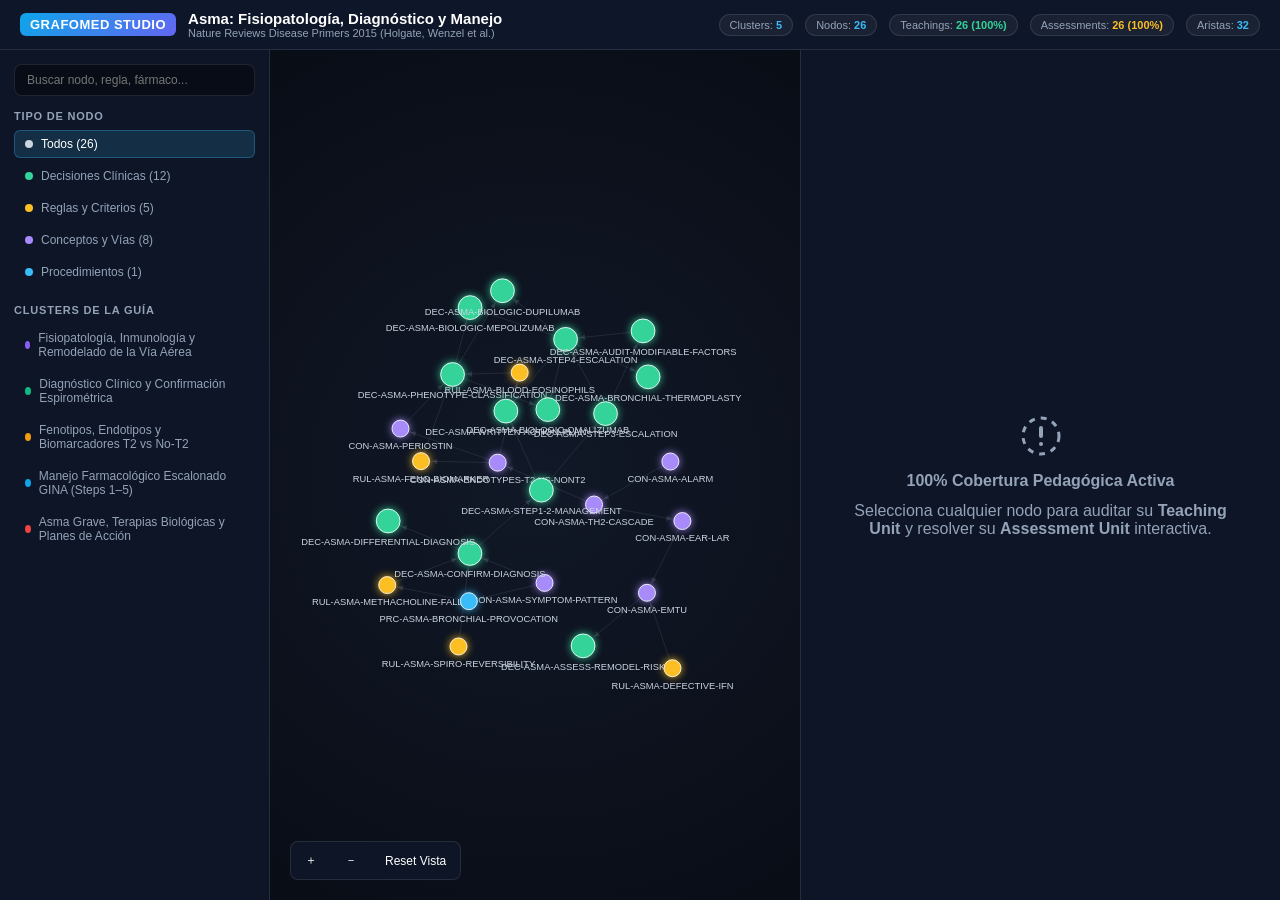
<file: exports/asthma_graph_viewer.html>
<!DOCTYPE html>
<html lang="es">
<head>
  <meta charset="UTF-8">
  <meta name="viewport" content="width=device-width, initial-scale=1.0">
  <title>GrafoMed — Asma (Nature Reviews Disease Primers 2015)</title>
  <style>
    :root {
      --bg-dark: #090d16;
      --panel-bg: rgba(15, 23, 42, 0.9);
      --card-bg: rgba(30, 41, 59, 0.7);
      --border: rgba(255, 255, 255, 0.1);
      --text: #f8fafc;
      --text-muted: #94a3b8;
      --accent-blue: #38bdf8;
      --accent-green: #34d399;
      --accent-purple: #a78bfa;
      --accent-amber: #fbbf24;
      --accent-red: #f87171;
    }
    * { box-sizing: border-box; margin: 0; padding: 0; }
    body {
      font-family: -apple-system, BlinkMacSystemFont, "Segoe UI", Roboto, Helvetica, Arial, sans-serif;
      background: var(--bg-dark);
      color: var(--text);
      overflow: hidden;
      height: 100vh;
      display: flex;
      flex-direction: column;
    }
    /* Header */
    header {
      background: rgba(15, 23, 42, 0.98);
      backdrop-filter: blur(12px);
      border-bottom: 1px solid var(--border);
      padding: 10px 20px;
      display: flex;
      align-items: center;
      justify-content: space-between;
      z-index: 10;
    }
    .header-left { display: flex; align-items: center; gap: 12px; }
    .logo-badge {
      background: linear-gradient(135deg, #0ea5e9, #6366f1);
      color: white;
      font-weight: 700;
      font-size: 13px;
      padding: 4px 10px;
      border-radius: 6px;
      letter-spacing: 0.5px;
    }
    h1 { font-size: 15px; font-weight: 600; color: #fff; }
    .header-sub { font-size: 11px; color: var(--text-muted); }
    .header-metrics {
      display: flex;
      gap: 12px;
      font-size: 11px;
      color: var(--text-muted);
    }
    .metric-badge {
      background: rgba(255, 255, 255, 0.05);
      padding: 4px 10px;
      border-radius: 9999px;
      border: 1px solid var(--border);
    }
    .metric-badge b { color: var(--accent-blue); }

    /* Main Container */
    #workspace {
      display: flex;
      flex: 1;
      position: relative;
      overflow: hidden;
    }

    /* Left Controls Sidebar */
    #sidebar-left {
      width: 270px;
      background: var(--panel-bg);
      backdrop-filter: blur(10px);
      border-right: 1px solid var(--border);
      display: flex;
      flex-direction: column;
      padding: 14px;
      gap: 14px;
      z-index: 5;
      overflow-y: auto;
    }
    .search-box input {
      width: 100%;
      background: rgba(0, 0, 0, 0.4);
      border: 1px solid var(--border);
      border-radius: 8px;
      padding: 8px 12px;
      color: white;
      font-size: 12px;
      outline: none;
    }
    .search-box input:focus { border-color: var(--accent-blue); }
    .filter-group h3 {
      font-size: 11px;
      text-transform: uppercase;
      letter-spacing: 0.8px;
      color: var(--text-muted);
      margin-bottom: 8px;
    }
    .filter-btn {
      display: flex;
      align-items: center;
      gap: 8px;
      width: 100%;
      padding: 6px 10px;
      margin-bottom: 4px;
      background: transparent;
      border: 1px solid transparent;
      border-radius: 6px;
      color: var(--text-muted);
      font-size: 12px;
      text-align: left;
      cursor: pointer;
      transition: all 0.2s;
    }
    .filter-btn:hover { background: rgba(255, 255, 255, 0.05); color: #fff; }
    .filter-btn.active {
      background: rgba(56, 189, 248, 0.15);
      border-color: rgba(56, 189, 248, 0.3);
      color: #fff;
    }
    .dot { width: 8px; height: 8px; border-radius: 50%; }

    /* Center Graph Viewport */
    #viewport {
      flex: 1;
      position: relative;
      cursor: grab;
      background: radial-gradient(circle at center, #111827 0%, #090d16 100%);
    }
    #viewport:active { cursor: grabbing; }
    canvas { width: 100%; height: 100%; display: block; }
    .viewport-tools {
      position: absolute;
      bottom: 20px;
      left: 20px;
      display: flex;
      gap: 8px;
      background: rgba(15, 23, 42, 0.85);
      border: 1px solid var(--border);
      border-radius: 8px;
      padding: 4px;
      z-index: 5;
    }
    .tool-btn {
      background: transparent;
      border: none;
      color: white;
      padding: 6px 10px;
      border-radius: 6px;
      cursor: pointer;
      font-size: 12px;
    }
    .tool-btn:hover { background: rgba(255, 255, 255, 0.1); }

    /* Right Deep Inspector Sidebar */
    #sidebar-right {
      width: 480px;
      background: var(--panel-bg);
      backdrop-filter: blur(16px);
      border-left: 1px solid var(--border);
      display: flex;
      flex-direction: column;
      z-index: 5;
      overflow-y: auto;
      padding: 18px;
      gap: 14px;
    }
    .empty-state {
      display: flex;
      flex-direction: column;
      align-items: center;
      justify-content: center;
      height: 100%;
      text-align: center;
      color: var(--text-muted);
      gap: 12px;
      padding: 20px;
    }
    .node-header { display: flex; flex-direction: column; gap: 6px; }
    .badge-row { display: flex; gap: 8px; align-items: center; }
    .badge {
      font-size: 10px;
      text-transform: uppercase;
      font-weight: 700;
      letter-spacing: 0.5px;
      padding: 3px 8px;
      border-radius: 4px;
    }
    .badge-decision { background: rgba(52, 211, 153, 0.2); color: #34d399; border: 1px solid rgba(52, 211, 153, 0.4); }
    .badge-rule { background: rgba(251, 191, 36, 0.2); color: #fbbf24; border: 1px solid rgba(251, 191, 36, 0.4); }
    .badge-concept { background: rgba(167, 139, 250, 0.2); color: #a78bfa; border: 1px solid rgba(167, 139, 250, 0.4); }
    .badge-procedure { background: rgba(56, 189, 248, 0.2); color: #38bdf8; border: 1px solid rgba(56, 189, 248, 0.4); }
    .node-id { font-size: 12px; color: var(--text-muted); font-family: ui-monospace, monospace; }
    .node-title { font-size: 16px; font-weight: 700; line-height: 1.3; color: #fff; }

    /* Tabs in Inspector */
    .tab-nav {
      display: flex;
      border-bottom: 1px solid var(--border);
      gap: 8px;
      margin-top: 4px;
    }
    .tab-btn {
      padding: 8px 14px;
      background: transparent;
      border: none;
      border-bottom: 2px solid transparent;
      color: var(--text-muted);
      font-size: 12px;
      font-weight: 600;
      cursor: pointer;
      display: flex;
      align-items: center;
      gap: 6px;
      transition: all 0.2s;
    }
    .tab-btn:hover { color: #fff; }
    .tab-btn.active {
      color: var(--accent-blue);
      border-bottom-color: var(--accent-blue);
    }
    .tab-pane { display: none; flex-direction: column; gap: 14px; }
    .tab-pane.active { display: flex; }

    .card {
      background: var(--card-bg);
      border: 1px solid var(--border);
      border-radius: 8px;
      padding: 14px;
      display: flex;
      flex-direction: column;
      gap: 8px;
    }
    .card-title {
      font-size: 11px;
      text-transform: uppercase;
      letter-spacing: 0.7px;
      font-weight: 700;
      color: var(--text-muted);
      display: flex;
      align-items: center;
      gap: 6px;
    }
    .card-decision {
      background: rgba(16, 185, 129, 0.08);
      border-color: rgba(52, 211, 153, 0.3);
    }
    .decision-text { font-size: 13px; font-weight: 600; color: #6ee7b7; line-height: 1.4; }
    .criteria-text { font-size: 12px; color: #fde68a; font-family: ui-monospace, monospace; background: rgba(0,0,0,0.3); padding: 8px; border-radius: 6px; }

    .teaching-box { display: flex; flex-direction: column; gap: 10px; }
    .teaching-sec { display: flex; flex-direction: column; gap: 4px; }
    .teaching-sec-label { font-size: 10px; text-transform: uppercase; color: var(--accent-blue); font-weight: 700; }
    .teaching-sec p { font-size: 13px; line-height: 1.5; color: #cbd5e1; }

    .alert-pearl {
      background: rgba(56, 189, 248, 0.1);
      border-left: 3px solid var(--accent-blue);
      padding: 8px 12px;
      border-radius: 0 6px 6px 0;
      font-size: 12px;
      color: #bae6fd;
    }
    .alert-pitfall {
      background: rgba(248, 113, 113, 0.1);
      border-left: 3px solid var(--accent-red);
      padding: 8px 12px;
      border-radius: 0 6px 6px 0;
      font-size: 12px;
      color: #fecaca;
    }

    /* Assessment UI */
    .quiz-prompt {
      font-size: 13px;
      line-height: 1.5;
      color: #f1f5f9;
      font-weight: 500;
    }
    .quiz-options {
      display: flex;
      flex-direction: column;
      gap: 8px;
    }
    .quiz-opt-btn {
      padding: 10px 12px;
      background: rgba(15, 23, 42, 0.6);
      border: 1px solid var(--border);
      border-radius: 6px;
      color: #e2e8f0;
      font-size: 12px;
      text-align: left;
      cursor: pointer;
      display: flex;
      gap: 8px;
      transition: all 0.2s;
      line-height: 1.4;
    }
    .quiz-opt-btn:hover { background: rgba(56, 189, 248, 0.1); border-color: rgba(56, 189, 248, 0.4); }
    .quiz-opt-btn.correct {
      background: rgba(52, 211, 153, 0.2) !important;
      border-color: #34d399 !important;
      color: #6ee7b7 !important;
      font-weight: 600;
    }
    .quiz-opt-btn.incorrect {
      background: rgba(248, 113, 113, 0.2) !important;
      border-color: #f87171 !important;
      color: #fca5a5 !important;
    }
    .quiz-feedback {
      border-radius: 6px;
      padding: 12px;
      font-size: 12px;
      line-height: 1.45;
      display: none;
      flex-direction: column;
      gap: 6px;
    }
    .quiz-feedback.show-correct {
      display: flex;
      background: rgba(52, 211, 153, 0.1);
      border: 1px solid rgba(52, 211, 153, 0.4);
      color: #a7f3d0;
    }
    .quiz-feedback.show-incorrect {
      display: flex;
      background: rgba(248, 113, 113, 0.1);
      border: 1px solid rgba(248, 113, 113, 0.4);
      color: #fecaca;
    }
    .quiz-reset-btn {
      margin-top: 6px;
      padding: 6px 12px;
      background: rgba(255, 255, 255, 0.08);
      border: 1px solid var(--border);
      border-radius: 4px;
      color: white;
      font-size: 11px;
      cursor: pointer;
      align-self: flex-start;
    }
    .quiz-reset-btn:hover { background: rgba(255, 255, 255, 0.15); }

    .rel-list { display: flex; flex-wrap: wrap; gap: 6px; }
    .rel-tag {
      background: rgba(255, 255, 255, 0.06);
      border: 1px solid var(--border);
      padding: 4px 8px;
      border-radius: 4px;
      font-size: 11px;
      color: #cbd5e1;
      cursor: pointer;
      transition: background 0.2s;
    }
    .rel-tag:hover { background: rgba(56, 189, 248, 0.2); border-color: var(--accent-blue); color: #fff; }
    .source-lock-tag {
      font-size: 11px;
      color: #94a3b8;
      font-family: ui-monospace, monospace;
      background: rgba(0,0,0,0.4);
      padding: 6px 10px;
      border-radius: 6px;
      border: 1px solid rgba(255,255,255,0.05);
    }
  </style>
</head>
<body>
  <header>
    <div class="header-left">
      <div class="logo-badge">GRAFOMED STUDIO</div>
      <div>
        <h1 id="header-title">Asma: Fisiopatología, Diagnóstico y Manejo</h1>
        <div class="header-sub">Nature Reviews Disease Primers 2015 (Holgate, Wenzel et al.)</div>
      </div>
    </div>
    <div class="header-metrics">
      <div class="metric-badge">Clusters: <b id="m-clusters">5</b></div>
      <div class="metric-badge">Nodos: <b id="m-nodes">26</b></div>
      <div class="metric-badge">Teachings: <b style="color:var(--accent-green)">26 (100%)</b></div>
      <div class="metric-badge">Assessments: <b style="color:var(--accent-amber)">26 (100%)</b></div>
      <div class="metric-badge">Aristas: <b id="m-edges">32</b></div>
    </div>
  </header>

  <div id="workspace">
    <!-- Left Sidebar: Filters -->
    <div id="sidebar-left">
      <div class="search-box">
        <input type="text" id="search-input" placeholder="Buscar nodo, regla, fármaco...">
      </div>

      <div class="filter-group">
        <h3>Tipo de Nodo</h3>
        <button class="filter-btn active" data-type="all">
          <span class="dot" style="background:#cbd5e1"></span> Todos (26)
        </button>
        <button class="filter-btn" data-type="decision">
          <span class="dot" style="background:var(--accent-green)"></span> Decisiones Clínicas (12)
        </button>
        <button class="filter-btn" data-type="rule">
          <span class="dot" style="background:var(--accent-amber)"></span> Reglas y Criterios (5)
        </button>
        <button class="filter-btn" data-type="concept">
          <span class="dot" style="background:var(--accent-purple)"></span> Conceptos y Vías (8)
        </button>
        <button class="filter-btn" data-type="procedure">
          <span class="dot" style="background:var(--accent-blue)"></span> Procedimientos (1)
        </button>
      </div>

      <div class="filter-group" id="cluster-filter-group">
        <h3>Clusters de la Guía</h3>
        <!-- Dynamic clusters -->
      </div>
    </div>

    <!-- Center Canvas -->
    <div id="viewport">
      <canvas id="graph-canvas"></canvas>
      <div class="viewport-tools">
        <button class="tool-btn" id="btn-zoom-in">＋</button>
        <button class="tool-btn" id="btn-zoom-out">－</button>
        <button class="tool-btn" id="btn-reset">Reset Vista</button>
      </div>
    </div>

    <!-- Right Sidebar: Deep Inspector -->
    <div id="sidebar-right">
      <div id="empty-inspector" class="empty-state">
        <svg width="48" height="48" fill="none" stroke="currentColor" viewBox="0 0 24 24">
          <circle cx="12" cy="12" r="9" stroke-width="1.5" stroke-dasharray="3 3"/>
          <path d="M12 8v4m0 4h.01" stroke-width="2" stroke-linecap="round"/>
        </svg>
        <p><b>100% Cobertura Pedagógica Activa</b></p>
        <p>Selecciona cualquier nodo para auditar su <b>Teaching Unit</b> y resolver su <b>Assessment Unit</b> interactiva.</p>
      </div>

      <div id="active-inspector" style="display:none; flex-direction:column; gap:12px;">
        <div class="node-header">
          <div class="badge-row">
            <span id="insp-badge" class="badge">DECISIÓN</span>
            <span id="insp-id" class="node-id">DEC-ASMA-01</span>
          </div>
          <div id="insp-title" class="node-title">Título del Nodo</div>
          <div id="insp-cluster" style="font-size:11px; color:var(--text-muted);">Cluster</div>
        </div>

        <!-- Tab Navigation -->
        <div class="tab-nav">
          <button class="tab-btn active" id="tab-btn-teach">
            <span>🧠</span> Lección / Teaching Unit
          </button>
          <button class="tab-btn" id="tab-btn-quiz">
            <span>📝</span> Evaluación Interactiva
          </button>
        </div>

        <!-- TAB 1: TEACHING PANE -->
        <div id="pane-teach" class="tab-pane active">
          <!-- Decision Box -->
          <div id="box-decision" class="card card-decision">
            <div class="card-title">🎯 Decisión Clínica Observable</div>
            <div id="insp-decision" class="decision-text">Acción clínica a ejecutar...</div>
          </div>

          <!-- Rule Criteria Box -->
          <div id="box-criteria" class="card" style="display:none;">
            <div class="card-title">📏 Criterio Operativo / Umbral Numérico</div>
            <div id="insp-criteria" class="criteria-text">Criterios...</div>
          </div>

          <!-- Teaching Unit Content -->
          <div id="box-teaching" class="card">
            <div class="card-title">📖 Fundamento Teórico y Caso</div>
            <div class="teaching-box">
              <div class="teaching-sec">
                <span class="teaching-sec-label">Mecanismo Fisiopatológico</span>
                <p id="insp-teach-body">Cuerpo teórico...</p>
              </div>
              <div class="teaching-sec">
                <span class="teaching-sec-label">Caso Clínico Ilustrativo</span>
                <p id="insp-teach-example">Caso...</p>
              </div>
              <div class="teaching-sec">
                <span class="teaching-sec-label">Boundary (Límites y Cuándo Falla)</span>
                <p id="insp-teach-boundary">Límites...</p>
              </div>
              <div id="insp-alert-pearl" class="alert-pearl">
                <b>💎 Perla Clínica:</b> <span id="insp-teach-pearl"></span>
              </div>
              <div id="insp-alert-pitfall" class="alert-pitfall">
                <b>🛑 Trampa Frecuente:</b> <span id="insp-teach-pitfall"></span>
              </div>
            </div>
          </div>
        </div>

        <!-- TAB 2: ASSESSMENT PANE -->
        <div id="pane-quiz" class="tab-pane">
          <!-- BLUEPRINT DE JUEGOS RECOMENDADOS -->
          <div class="card" style="border-color: rgba(56, 189, 248, 0.4); background: rgba(56, 189, 248, 0.05);">
            <div class="card-title" style="color:var(--accent-blue);">
              <span>🎮</span> Blueprint de Juegos de Evaluación Recomendados
            </div>
            <div style="font-size:11px; color:var(--text-muted); margin-bottom:4px;">
              Juegos seleccionados de la suite de 20 para evaluar este nodo en <code>games-lab</code>:
            </div>
            <div id="quiz-games-container" style="display:flex; flex-direction:column; gap:8px;">
              <!-- Dynamic Games List -->
            </div>
          </div>

          <!-- VIÑETA CLÍNICA DE PRUEBA -->
          <div class="card" style="border-color: rgba(251, 191, 36, 0.4); background: rgba(251, 191, 36, 0.04);">
            <div class="card-title" style="color:var(--accent-amber);">
              <span>🎯</span> Viñeta de Evaluación Clínica Rápida
              <span id="quiz-difficulty" style="margin-left:auto; font-size:10px; padding:2px 6px; border-radius:4px; background:rgba(255,255,255,0.1);">INTERMEDIO</span>
            </div>
            <div id="quiz-prompt" class="quiz-prompt">Cargando caso...</div>
          </div>

          <div class="quiz-options" id="quiz-options-container">
            <!-- Dynamic Options -->
          </div>

          <div id="quiz-feedback-box" class="quiz-feedback">
            <div id="quiz-feedback-title" style="font-weight:700; font-size:13px;"></div>
            <div id="quiz-feedback-body" style="font-size:12px;"></div>
            <button class="quiz-reset-btn" id="quiz-reset-btn">🔄 Reiniciar Pregunta</button>
          </div>
        </div>

        <!-- Shared Relations Box -->
        <div class="card">
          <div class="card-title">🔗 Conexiones Topológicas</div>
          <div style="font-size:11px; color:var(--text-muted); margin-bottom:4px;">Prerrequisitos Entrantes (Requires / Supports):</div>
          <div id="insp-incoming" class="rel-list">Ninguno</div>
          <div style="font-size:11px; color:var(--text-muted); margin-top:8px; margin-bottom:4px;">Desbloquea (Unlocks):</div>
          <div id="insp-outgoing" class="rel-list">Ninguno</div>
        </div>

        <!-- Source Lock Box -->
        <div class="card">
          <div class="card-title">🔒 Source-Lock Provenance</div>
          <div id="insp-source-lock" class="source-lock-tag">Nature Reviews Disease Primers 2015</div>
        </div>
      </div>
    </div>
  </div>

  <script>
    const GRAPH_DATA = {"release": {"id": "asthma-primer-holgate-2015.v2", "title": "Asma: Fisiopatología, Diagnóstico y Manejo Estratificado", "source": "Nature Reviews Disease Primers (2015) 1:15025. Holgate ST, Wenzel S, Postma DS, Weiss ST, Renz H, Sly PD. DOI: 10.1038/nrdp.2015.25", "version": 2, "universal_coverage": true, "game_catalog_integrated": true, "total_games_in_suite": 20}, "clusters": [{"id": "CLU-ASMA-PATHO", "title": "Fisiopatología, Inmunología y Remodelado de la Vía Aérea", "description": "Mecanismos de sensibilización, alarminas epiteliales, cascada Th2, respuesta dual EAR/LAR, unidad trófica epitelio-mesenquimal y deficiencia de interferones antivirales.", "color": "#8b5cf6"}, {"id": "CLU-ASMA-DX", "title": "Diagnóstico Clínico y Confirmación Espirométrica", "description": "Sospecha sintomática, prueba de reversibilidad broncodilatadora con SABA, pruebas de provocación bronquial y exclusión de diagnósticos diferenciales.", "color": "#10b981"}, {"id": "CLU-ASMA-BIOMARK", "title": "Fenotipos, Endotipos y Biomarcadores T2 vs No-T2", "description": "Estratificación molecular de asma alérgica, eosinofílica de inicio tardío, neutrofílica Th17 y paucigranulocítica mediante FeNO, eosinófilos y periostina.", "color": "#f59e0b"}, {"id": "CLU-ASMA-TX-STEP", "title": "Manejo Farmacológico Escalonado GINA (Steps 1–5)", "description": "Estrategia por pasos de GINA: ICS-formoterol a demanda, terapia de mantenimiento y rescate (MART), LAMA tiotropio y auditoría de factores modificables.", "color": "#0ea5e9"}, {"id": "CLU-ASMA-SEVERE", "title": "Asma Grave, Terapias Biológicas y Planes de Acción", "description": "Selección de anticuerpos monoclonales dirigidos (anti-IgE, anti-IL-5, anti-IL-4Rα), termoplastia bronquial y planes de automanejo escrito con PROMs.", "color": "#ef4444"}], "nodes": [{"id": "CON-ASMA-ALARM", "type": "concept", "cluster_id": "CLU-ASMA-PATHO", "title": "Alarminas Epiteliales (TSLP, IL-25, IL-33) e ILC2", "summary": "Respuesta inmune innata del epitelio ante daño por proteasas alergénicas, virus o contaminantes.", "decision_prompt": "Identificar el rol de las alarminas epiteliales como puente entre lesión de barrera y activación innata tipo 2 (ILC2s/nuocitos).", "assessment_recommendations": [{"game_id": "game-01", "game_name": "DAG Concept Map Builder", "suitability": "alta", "clinical_mission": "Ensamblar la red de señalización epitelio-alarmina-ILC2."}, {"game_id": "game-05", "game_name": "Molecular Circuit Breaker", "suitability": "alta", "clinical_mission": "Neutralizar TSLP/IL-33 antes de activar la síntesis de IL-5/IL-13 por ILC2s."}, {"game_id": "quick-mcq", "game_name": "Opción Múltiple / V-F", "suitability": "media", "clinical_mission": "Identificar el trío de alarminas T2 canónicas frente a interferones."}]}, {"id": "CON-ASMA-TH2-CASCADE", "type": "concept", "cluster_id": "CLU-ASMA-PATHO", "title": "Cascada Canónica Th2 y Switch Isotípico a IgE", "summary": "Diferenciación de CD4+ a Th2 mediada por DCs, producción de IL-4, IL-5, IL-9, IL-13 y maduración a células plasmáticas productoras de IgE.", "decision_prompt": "Vincular el perfil de citoquinas Th2 con sus órganos diana: IL-4/IL-13 para síntesis de IgE e iNOS, IL-5 para supervivencia de eosinófilos, IL-9/IL-13 para hipersecreción de moco.", "assessment_recommendations": [{"game_id": "game-01", "game_name": "DAG Concept Map Builder", "suitability": "alta", "clinical_mission": "Modelar la presentación de alérgenos por DCs a CD4+ y diferenciación Th2."}, {"game_id": "game-02", "game_name": "Metabolic & Pathway Fault-Detector", "suitability": "alta", "clinical_mission": "Evaluar la falla en el switch isotípico de IgE al bloquear IL-4 o CD40L."}, {"game_id": "game-05", "game_name": "Molecular Circuit Breaker", "suitability": "media", "clinical_mission": "Bloqueo selectivo de citoquinas Th2 efectoras."}]}, {"id": "CON-ASMA-EAR-LAR", "type": "concept", "cluster_id": "CLU-ASMA-PATHO", "title": "Respuesta Temprana (EAR) vs Tardía (LAR)", "summary": "Fisiopatología bifásica del espasmo bronquial mediado por degranulación mastocitaria inmediata vs reclutamiento inflamatorio tardío.", "decision_prompt": "Diferenciar la broncoconstricción temprana por histamina/cisteinil-leucotrienos (5-90 min) de la respuesta inflamatoria tardía celular (3-12 h).", "assessment_recommendations": [{"game_id": "game-11", "game_name": "Feature Contrast Duel", "suitability": "alta", "clinical_mission": "Duelo temporal y celular: EAR (5-90 min, mastocitos/histamina) vs LAR (3-12 h, eosinófilos/remodelado)."}, {"game_id": "game-01", "game_name": "DAG Concept Map Builder", "suitability": "media", "clinical_mission": "Trazar la secuencia bifásica del broncoespasmo alérgeno-inducido."}]}, {"id": "CON-ASMA-EMTU", "type": "concept", "cluster_id": "CLU-ASMA-PATHO", "title": "Unidad Trófica Epitelio-Mesenquimal (EMTU) y Remodelado", "summary": "Comportamiento del epitelio asmático como herida crónica que cicatriza por segunda intención con hipertrofia muscular y depósito de matriz.", "decision_prompt": "Explicar el engrosamiento de la lámina reticular (colágenos I, III, V, VI, periostina y tenascina) y la proliferación de miofibroblastos y músculo liso.", "assessment_recommendations": [{"game_id": "game-08", "game_name": "Pathology Hotspot Inspector", "suitability": "alta", "clinical_mission": "Inspeccionar biopsia: lámina reticular, pericitos, miofibroblastos y músculo liso hiperplásico."}, {"game_id": "game-01", "game_name": "DAG Concept Map Builder", "suitability": "alta", "clinical_mission": "Conectar citoquinas profibróticas (TGF-β, periostina) con el remodelado irreversible."}]}, {"id": "RUL-ASMA-DEFECTIVE-IFN", "type": "rule", "cluster_id": "CLU-ASMA-PATHO", "title": "Deficiencia Epitelial de Interferones Antivirales (IFN-β e IFN-λ)", "summary": "Respuesta antiviral innata deficiente en epitelio asmático que amplifica el daño inducido por Rinovirus y VSR.", "criteria": "Producción disminuida de IFN-beta y IFN-lambda en células epiteliales bronquiales asmáticas ante infección viral respiratoria.", "assessment_recommendations": [{"game_id": "game-02", "game_name": "Metabolic & Pathway Fault-Detector", "suitability": "alta", "clinical_mission": "Simular el bloqueo antiviral por déficit de IFN-β/λ frente a Rinovirus."}, {"game_id": "quick-mcq", "game_name": "Opción Múltiple / V-F", "suitability": "alta", "clinical_mission": "Diferenciar infección bacteriana de exacerbación viral por defecto epitelial."}]}, {"id": "DEC-ASMA-ASSESS-REMODEL-RISK", "type": "decision", "cluster_id": "CLU-ASMA-PATHO", "title": "Estratificar Riesgo de Remodelado y Obstrucción Fija", "summary": "Evaluar marcadores de progresión hacia limitación crónica no reversible al flujo aéreo.", "decision_prompt": "Identificar pacientes con inflamación crónica no controlada, asma de inicio en la adultez o atopia severa persistente con riesgo de daño estructural irreversible.", "assessment_recommendations": [{"game_id": "game-18", "game_name": "Longitudinal Serial Case", "suitability": "alta", "clinical_mission": "Seguimiento a 5 años: evaluar progresión de asma tardía hacia obstrucción fija."}, {"game_id": "game-03", "game_name": "Illness Script Matrix", "suitability": "alta", "clinical_mission": "Estratificar factores de riesgo: inicio adulto, tabaquismo y omisión de ICS."}]}, {"id": "CON-ASMA-SYMPTOM-PATTERN", "type": "concept", "cluster_id": "CLU-ASMA-DX", "title": "Patrón Clínico de Síntomas Respiratorios Variables", "summary": "Sibilancias, disnea, opresión torácica y tos de predominio nocturno/matutino o tras desencadenantes específicos.", "decision_prompt": "Reconocer que la presencia de síntomas aislados tiene baja especificidad ('ni todo lo que silba es asma, ni toda asma silba') y requiere prueba funcional.", "assessment_recommendations": [{"game_id": "game-09", "game_name": "Red Herring Hunter", "suitability": "alta", "clinical_mission": "Filtrar causas espurias de sibilancias y tos nocturna (ERGE, goteo postnasal)."}, {"game_id": "game-03", "game_name": "Illness Script Matrix", "suitability": "alta", "clinical_mission": "Reconocer el patrón temporal de variabilidad y gatillos del asma."}]}, {"id": "RUL-ASMA-SPIRO-REVERSIBILITY", "type": "rule", "cluster_id": "CLU-ASMA-DX", "title": "Criterio Espirométrico de Reversibilidad con Broncodilatador", "summary": "Regla cuantitativa formal para confirmar limitación variable al flujo aéreo post-inhalación de SABA.", "criteria": "Incremento de FEV1 ≥ 12% Y ≥ 200 mL respecto al valor basal tras 200-400 mcg de salbutamol inhalado.", "assessment_recommendations": [{"game_id": "game-07", "game_name": "Loop Detective (Espirometría)", "suitability": "alta", "clinical_mission": "Ajustar cursores para validar el doble criterio: incremento ≥ 12% Y ≥ 200 mL post-SABA."}, {"game_id": "game-06", "game_name": "Biomarker Dial & Cutoff Slider", "suitability": "alta", "clinical_mission": "Desplazar FEV1 basal y post-BD para resolver casos límite."}]}, {"id": "DEC-ASMA-CONFIRM-DIAGNOSIS", "type": "decision", "cluster_id": "CLU-ASMA-DX", "title": "Confirmar Diagnóstico Objetivo de Asma", "summary": "Integrar síntomas característicos con demostración objetiva de limitación variable del flujo aéreo.", "decision_prompt": "Emitir diagnóstico formal de asma solo tras verificar clínica compatible junto con reversibilidad espirométrica demostrada o variabilidad de PEF.", "assessment_recommendations": [{"game_id": "game-12", "game_name": "Diagnostic Test Sequencer", "suitability": "alta", "clinical_mission": "Secuenciar algoritmo diagnóstico: clínica → espirometría con BD → PEF seriado."}, {"game_id": "game-09", "game_name": "Red Herring Hunter", "suitability": "alta", "clinical_mission": "Evitar el sobrediagnóstico por juicio clínico puro sin prueba funcional."}]}, {"id": "PRC-ASMA-BRONCHIAL-PROVOCATION", "type": "procedure", "cluster_id": "CLU-ASMA-DX", "title": "Prueba de Provocación Bronquial (Metacolina / Manitol / Ejercicio)", "summary": "Protocolo diagnóstico de provocación directa o indirecta para pacientes con sospecha clínica y espirometría basal normal.", "decision_prompt": "Solicitar test de provocación con metacolina o ejercicio para desenmascarar hiperreactividad bronquial cuando la espirometría basal es no diagnóstica.", "assessment_recommendations": [{"game_id": "game-07", "game_name": "Loop Detective (Espirometría)", "suitability": "alta", "clinical_mission": "Interpretar curva dosis-respuesta con concentraciones crecientes de metacolina."}, {"game_id": "game-17", "game_name": "Contraindication Minesweeper", "suitability": "alta", "clinical_mission": "Desactivar la prueba si el FEV1 basal es < 60% o hay evento cardiovascular reciente."}]}, {"id": "RUL-ASMA-METHACHOLINE-FALL", "type": "rule", "cluster_id": "CLU-ASMA-DX", "title": "Criterio de Positividad en Test de Metacolina", "summary": "Umbral de caída de flujo para catalogar hiperreactividad de vías aéreas.", "criteria": "Caída del FEV1 ≥ 20% respecto al valor control con solución salina ante concentraciones estándar de metacolina.", "assessment_recommendations": [{"game_id": "game-06", "game_name": "Biomarker Dial & Cutoff Slider", "suitability": "alta", "clinical_mission": "Localizar el punto de caída del 20% (PC20) e indexar severidad de hiperreactividad."}, {"game_id": "game-07", "game_name": "Loop Detective (Espirometría)", "suitability": "media", "clinical_mission": "Comparar curva basal post-salina con caída post-metacolina."}]}, {"id": "DEC-ASMA-DIFFERENTIAL-DIAGNOSIS", "type": "decision", "cluster_id": "CLU-ASMA-DX", "title": "Discriminar Diagnósticos Diferenciales y ACOS", "summary": "Diferenciar asma de EPOC, disfunción de cuerdas vocales, laringoespasmo, reflujo gastroesofágico y bronquiectasias.", "decision_prompt": "Evaluar antecedentes de tabaquismo intenso, persistencia de obstrucción fija, ruidos laríngeos inspiratorios y falta de respuesta a broncodilatadores para descartar simuladores.", "assessment_recommendations": [{"game_id": "game-11", "game_name": "Feature Contrast Duel", "suitability": "alta", "clinical_mission": "Duelo clínico directo: Asma vs EPOC vs Disfunción de Cuerdas Vocales vs ACOS."}, {"game_id": "game-09", "game_name": "Red Herring Hunter", "suitability": "alta", "clinical_mission": "Detectar estridor inspiratorio y aplanamiento en bucle flujo-volumen."}]}, {"id": "CON-ASMA-ENDOTYPES-T2-VS-NONT2", "type": "concept", "cluster_id": "CLU-ASMA-BIOMARK", "title": "Endotipos Moleculares: T2-High vs No-T2", "summary": "Dicotomía molecular entre inflamación dependiente de citoquinas Th2/ILC2 y vías neutrofílicas Th1/Th17 o paucigranulocíticas.", "decision_prompt": "Clasificar el mecanismo patogénico subyacente para predecir respuesta terapéutica a esteroides y biológicos dirigidos.", "assessment_recommendations": [{"game_id": "game-10", "game_name": "Patient Phenotype Sorter", "suitability": "alta", "clinical_mission": "Clasificar viñetas de pacientes en buzones moleculares: T2-High vs No-T2."}, {"game_id": "game-03", "game_name": "Illness Script Matrix", "suitability": "alta", "clinical_mission": "Matriz de contraste: asma alérgica, eosinofílica tardía, neutrofílica y paucigranulocítica."}]}, {"id": "RUL-ASMA-FENO-BIOMARKER", "type": "rule", "cluster_id": "CLU-ASMA-BIOMARK", "title": "Fracción Exhalada de Óxido Nítrico (FeNO)", "summary": "Biomarcador directo de inflamación eosinofílica/T2 mediada por expresión de iNOS en epitelio bronquial.", "criteria": "FeNO > 25-50 ppb indica alta probabilidad de inflamación T2 sensible a corticosteroides inhalados.", "assessment_recommendations": [{"game_id": "game-06", "game_name": "Biomarker Dial & Cutoff Slider", "suitability": "alta", "clinical_mission": "Ajustar dial de FeNO (> 25-50 ppb) y calibrar respuesta predicha a esteroides inhalados."}, {"game_id": "game-19", "game_name": "Biologic Matchmaker", "suitability": "media", "clinical_mission": "Integrar FeNO con eosinofilia periférica para selección de Dupilumab."}]}, {"id": "RUL-ASMA-BLOOD-EOSINOPHILS", "type": "rule", "cluster_id": "CLU-ASMA-BIOMARK", "title": "Umbral de Eosinofilia Periférica y en Esputo", "summary": "Criterio biológico de carga inflamatoria eosinofílica para selección de tratamiento.", "criteria": "Eosinófilos en sangre periférica ≥ 150-300 cél/µL (o ≥ 2-3% en esputo inducido) predicen respuesta a terapias anti-IL-5.", "assessment_recommendations": [{"game_id": "game-06", "game_name": "Biomarker Dial & Cutoff Slider", "suitability": "alta", "clinical_mission": "Mover umbral de eosinófilos (150 vs 300 cél/µL) y evaluar indicación de anti-IL-5."}, {"game_id": "game-19", "game_name": "Biologic Matchmaker", "suitability": "alta", "clinical_mission": "Filtrar candidatos a Mepolizumab según eosinofilia persistente."}]}, {"id": "CON-ASMA-PERIOSTIN", "type": "concept", "cluster_id": "CLU-ASMA-BIOMARK", "title": "Periostina Sérica como Marcador de Actividad IL-4/IL-13", "summary": "Proteína de matriz extracelular secretada por epitelio y fibroblastos bajo estímulo de IL-4 e IL-13.", "decision_prompt": "Utilizar la elevación de periostina como indicador de eosinofilia tisular profunda, remodelado de membrana basal y respuesta a bloqueo de IL-13.", "assessment_recommendations": [{"game_id": "game-06", "game_name": "Biomarker Dial & Cutoff Slider", "suitability": "alta", "clinical_mission": "Correlacionar niveles séricos de periostina con actividad de IL-13 y remodelado."}, {"game_id": "game-08", "game_name": "Pathology Hotspot Inspector", "suitability": "media", "clinical_mission": "Identificar la secreción basolateral de periostina hacia la circulación."}]}, {"id": "DEC-ASMA-PHENOTYPE-CLASSIFICATION", "type": "decision", "cluster_id": "CLU-ASMA-BIOMARK", "title": "Clasificar Endotipo Inflamatorio y Susceptibilidad", "summary": "Adjudicar fenotipo clínico: alérgico clásico, eosinofílico tardío, EREA (Aspirina), inducido por ejercicio o asociado a obesidad.", "decision_prompt": "Combinar historia de atopia, presencia de pólipos nasales/intolerancia a AINEs, IMC, FeNO y eosinófilos para definir el tratamiento de precisión.", "assessment_recommendations": [{"game_id": "game-10", "game_name": "Patient Phenotype Sorter", "suitability": "alta", "clinical_mission": "Asignar en swipe rápido a 5 pacientes a sus endotipos terapéuticos definitivos."}, {"game_id": "game-19", "game_name": "Biologic Matchmaker", "suitability": "alta", "clinical_mission": "Conectar fenotipo clínico complejo (ej. EREA/Samter) con su perfil inflamatorio."}]}, {"id": "DEC-ASMA-STEP1-2-MANAGEMENT", "type": "decision", "cluster_id": "CLU-ASMA-TX-STEP", "title": "Iniciar Tratamiento en Asma Leve (Steps 1–2)", "summary": "Prescribir terapia antiinflamatoria controladora temprana para abolir el riesgo de exacerbación y reducir uso exclusivo de SABA.", "decision_prompt": "Indicar ICS a dosis baja regular diario o ICS-formoterol a demanda desde el diagnóstico inicial, desaconsejando la monoterapia con SABA.", "assessment_recommendations": [{"game_id": "game-13", "game_name": "Stepwise GINA Ladder", "suitability": "alta", "clinical_mission": "Armar Step 1-2 con ICS-formoterol a demanda o ICS diario, erradicando SABA solo."}, {"game_id": "game-04", "game_name": "Management Script Matrix", "suitability": "alta", "clinical_mission": "Prescribir el esquema controlador inicial según frecuencia sintomática."}]}, {"id": "DEC-ASMA-STEP3-ESCALATION", "type": "decision", "cluster_id": "CLU-ASMA-TX-STEP", "title": "Escalar a Step 3: Terapia Combinada ICS/LABA (MART)", "summary": "Asociar broncodilatador de acción prolongada a dosis baja de corticoide inhalado.", "decision_prompt": "Seleccionar combinación ICS a dosis baja + LABA (preferentemente budesonida/formoterol o beclometasona/formoterol como mantenimiento y rescate MART).", "assessment_recommendations": [{"game_id": "game-13", "game_name": "Stepwise GINA Ladder", "suitability": "alta", "clinical_mission": "Configurar terapia MART con ICS-formoterol a dosis bajas para mantenimiento y rescate."}, {"game_id": "game-18", "game_name": "Longitudinal Serial Case", "suitability": "alta", "clinical_mission": "Evaluar respuesta clínica a los 3 meses y ajustar dosis de rescate consumidas."}]}, {"id": "DEC-ASMA-STEP4-ESCALATION", "type": "decision", "cluster_id": "CLU-ASMA-TX-STEP", "title": "Escalar a Step 4 y Adicionar LAMA (Tiotropio)", "summary": "Intensificar a dosis media/alta de ICS/LABA y sumar antagonista muscarínico de acción prolongada si persisten exacerbaciones.", "decision_prompt": "Añadir Tiotropio en dispositivo de niebla fina (Respimat) a la combinación ICS/LABA a dosis media-alta en pacientes con exacerbaciones frecuentes.", "assessment_recommendations": [{"game_id": "game-13", "game_name": "Stepwise GINA Ladder", "suitability": "alta", "clinical_mission": "Intensificar a dosis media/alta de ICS/LABA y añadir Tiotropio Respimat (LAMA)."}, {"game_id": "game-17", "game_name": "Contraindication Minesweeper", "suitability": "media", "clinical_mission": "Verificar que el paciente no suspenda el corticoide al iniciar el antimuscarínico."}]}, {"id": "DEC-ASMA-AUDIT-MODIFIABLE-FACTORS", "type": "decision", "cluster_id": "CLU-ASMA-TX-STEP", "title": "Auditar Factores Modificables Antes de Todo Escalamiento", "summary": "Verificar técnica del inhalador, adherencia terapéutica, tabaquismo y comorbilidades antes de clasificar como asma refractaria.", "decision_prompt": "Revisar presencialmente la técnica inhalatoria y descartar rinosinusitis, ERGE, obesidad o exposición ocupacional antes de aumentar dosis farmacológica.", "assessment_recommendations": [{"game_id": "game-14", "game_name": "Inhaler Error Inspector", "suitability": "alta", "clinical_mission": "Auditar 5 pasos de uso de MDI/Turbuhaler y corregir el fallo técnico crítico."}, {"game_id": "game-09", "game_name": "Red Herring Hunter", "suitability": "alta", "clinical_mission": "Detectar mala adherencia y tabaquismo antes de clasificar como asma refractaria."}]}, {"id": "DEC-ASMA-BIOLOGIC-OMALIZUMAB", "type": "decision", "cluster_id": "CLU-ASMA-SEVERE", "title": "Prescribir Omalizumab (Anti-IgE)", "summary": "Terapia biológica dirigida para asma alérgica grave no controlada en Step 5.", "decision_prompt": "Iniciar Omalizumab subcutáneo en pacientes con asma alérgica grave, IgE sérica total en rango dosificable y sensibilización perenne a aeroalérgenos.", "assessment_recommendations": [{"game_id": "game-05", "game_name": "Molecular Circuit Breaker", "suitability": "alta", "clinical_mission": "Acoplar Omalizumab a la IgE libre impidiendo su unión al receptor FcεRI."}, {"game_id": "game-19", "game_name": "Biologic Matchmaker", "suitability": "alta", "clinical_mission": "Calcular dosis según tabla cruzada de peso corporal e IgE sérica basal."}]}, {"id": "DEC-ASMA-BIOLOGIC-MEPOLIZUMAB", "type": "decision", "cluster_id": "CLU-ASMA-SEVERE", "title": "Prescribir Terapias Dirigidas a la Vía IL-5 (Mepolizumab)", "summary": "Anticuerpo monoclonal bloqueador de IL-5 o su receptor para asma eosinofílica severa refractaria.", "decision_prompt": "Indicar Mepolizumab en pacientes con asma severa y eosinofilia periférica persistente (≥ 150-300 cél/µL) para reducir exacerbaciones y dosis de corticoides orales.", "assessment_recommendations": [{"game_id": "game-05", "game_name": "Molecular Circuit Breaker", "suitability": "alta", "clinical_mission": "Neutralizar IL-5 libre y detener el reclutamiento y supervivencia eosinofílica."}, {"game_id": "game-19", "game_name": "Biologic Matchmaker", "suitability": "alta", "clinical_mission": "Seleccionar Mepolizumab en paciente corticodependiente con eosinófilos ≥ 300/µL."}]}, {"id": "DEC-ASMA-BIOLOGIC-DUPILUMAB", "type": "decision", "cluster_id": "CLU-ASMA-SEVERE", "title": "Prescribir Bloqueo IL-4Rα (Dupilumab)", "summary": "Inhibición dual de la señalización de IL-4 e IL-13 en asma T2 moderada a severa con eosinofilia o FeNO elevado.", "decision_prompt": "Seleccionar Dupilumab para pacientes dependientes de corticoides orales o con FeNO y eosinófilos elevados y comorbilidades atópicas (ej. dermatitis atópica, poliposis nasal).", "assessment_recommendations": [{"game_id": "game-05", "game_name": "Molecular Circuit Breaker", "suitability": "alta", "clinical_mission": "Bloquear la subunidad IL-4Rα y apagar la señal dual de IL-4 e IL-13."}, {"game_id": "game-19", "game_name": "Biologic Matchmaker", "suitability": "alta", "clinical_mission": "Emparejar en asma severa con FeNO elevado y poliposis nasal concurrente."}]}, {"id": "DEC-ASMA-BRONCHIAL-THERMOPLASTY", "type": "decision", "cluster_id": "CLU-ASMA-SEVERE", "title": "Evaluar Candidatura a Termoplastia Bronquial", "summary": "Procedimiento broncoscópico invasivo de radiofrecuencia (sistema Alair) para ablación de hipertrofia muscular lisa.", "decision_prompt": "Considerar termoplastia bronquial exclusivamente en centros de referencia para asma grave refractaria a todos los tratamientos médicos optimizados.", "assessment_recommendations": [{"game_id": "game-04", "game_name": "Management Script Matrix", "suitability": "alta", "clinical_mission": "Definir protocolo en 3 sesiones broncoscópicas de radiofrecuencia a 65 °C."}, {"game_id": "game-17", "game_name": "Contraindication Minesweeper", "suitability": "alta", "clinical_mission": "Suspender el procedimiento si hay crisis reciente o FEV1 basal post-BD < 50%."}]}, {"id": "DEC-ASMA-WRITTEN-ACTION-PLAN", "type": "decision", "cluster_id": "CLU-ASMA-SEVERE", "title": "Formular Plan de Acción Escrito y Monitorizar con PROMs", "summary": "Establecer co-manejo guiado por zonas (verde, amarilla, roja) y cuestionarios validados de control (ACT, ACQ, AQLQ).", "decision_prompt": "Entregar a todo paciente un plan de acción por escrito con indicaciones claras de incremento de medicación y búsqueda de urgencias ante caída de PEF o síntomas.", "assessment_recommendations": [{"game_id": "game-15", "game_name": "Traffic Light Action Plan", "suitability": "alta", "clinical_mission": "Construir las 3 zonas (Verde/Amarilla/Roja) y definir dosis de rescate y esteroide oral."}, {"game_id": "game-16", "game_name": "Rapid Crisis Triage (60s)", "suitability": "alta", "clinical_mission": "Simular la toma de decisiones del paciente cuando el PEF cae por debajo del 50%."}]}], "teaching_units": [{"id": "UNT-ASMA-ALARM", "target_id": "CON-ASMA-ALARM", "title": "Mecanismo de las Alarminas Epiteliales", "body": "El epitelio bronquial no es una barrera inerte, sino un órgano sensor inmunológico. Al ser lesionado por proteasas alergénicas (ácaros Der p I, cucarachas, hongos), virus o contaminación, libera TSLP, IL-25 e IL-33. Estas alarminas activan directamente a las células linfoides innatas tipo 2 (ILC2s/nuocitos) sin necesidad de presentación antigénica previa, liberando rápidamente IL-5, IL-9 e IL-13.", "example": "Paciente expuesto bruscamente a partículas diésel que sufre broncoespasmo y eosinofilia rápida sin nueva exposición alergénica demostrable.", "boundary": "Las alarminas explican la inducción rápida innata; no sustituyen la memoria inmunológica adquirida mediada por células Th2 y células B.", "pearl": "TSLP, IL-25 e IL-33 son los detonantes maestros en la cúspide epitelial de la cascada T2.", "pitfall": "Asumir que toda inflamación T2 depende exclusivamente de linfocitos T colaboradores vírgenes reconociendo alérgenos vía MHC-II.", "source_lock": "Holgate et al. 2015, Nature Reviews Disease Primers, p. 3, 7 (Figuras 5 y 6)."}, {"id": "UNT-ASMA-TH2-CASCADE", "target_id": "CON-ASMA-TH2-CASCADE", "title": "Cascada Th2 Canónica y Switch a IgE", "body": "Las células dendríticas mieloides (mDCs) capturan antígenos procesados mediante MHC-II y migran a ganglios linfáticos locales. En presencia de co-estimulación (CD80/CD86-CD28) y citoquinas inductoras, los linfocitos T vírgenes se diferencian en Th2. Estas secretan IL-4 e IL-13 (que inducen a linfocitos B a cambiar a IgE), IL-5 (diferenciación y sobrevida de eosinófilos) e IL-9 (crecimiento mastocitario).", "example": "Niño atópico de 7 años con IgE total elevada y sensibilización a Dermatophagoides pteronyssinus que desarrolla eosinofilia periférica.", "boundary": "En asma no atópica intrínseca o neutrofílica, los linfocitos Th17 y Th1 predominan y esta cascada está apagada.", "pearl": "IL-4 activa el switch de IgE; IL-5 alimenta al eosinófilo; IL-13 desencadena hiperreactividad y moco.", "pitfall": "Creer que la IgE causa el asma por sí sola sin la cooperación de las citoquinas que reclutan eosinófilos y remodelan la mucosa.", "source_lock": "Holgate et al. 2015, Nature Reviews Disease Primers, p. 3, 6 (Figura 5)."}, {"id": "UNT-ASMA-EAR-LAR", "target_id": "CON-ASMA-EAR-LAR", "title": "Respuesta Temprana (EAR) vs Respuesta Tardía (LAR)", "body": "La exposición al alérgeno provoca una Respuesta Asmática Temprana (EAR) a los 5-90 min por entrecruzamiento de IgE en mastocitos de mucosa (MCT), liberando histamina, PGD2 y leucotrieno C4 (LTC4). Posteriormente, entre las 3 y 12 horas, ocurre la Respuesta Asmática Tardía (LAR), impulsada por infiltración de eosinófilos, liberación sostenida de leucotrienos y citoquinas Th2 con aumento de la hiperreactividad bronquial.", "example": "Paciente que tras visitar una casa con gatos sufre sibilancias inmediatas que ceden con salbutamol, pero despierta a las 3:00 AM con disnea grave y esputo denso.", "boundary": "Las pruebas de provocación de laboratorio generan EAR y LAR, pero no reproducen el daño inflamatorio crónico persistente del asma de años.", "pearl": "El SABA apaga la fase temprana (EAR), pero solo el corticoide inhalado previene y neutraliza la fase tardía (LAR).", "pitfall": "Considerar que el paciente está fuera de peligro tras aliviar la fase temprana sin pautar esteroides para la fase tardía inminente.", "source_lock": "Holgate et al. 2015, Nature Reviews Disease Primers, p. 3, 7."}, {"id": "UNT-ASMA-EMTU", "target_id": "CON-ASMA-EMTU", "title": "Unidad Trófica Epitelio-Mesenquimal (EMTU)", "body": "En el asma crónica, la comunicación entre el epitelio lesionado y el mesénquima subyacente se perpetúa como un escenario de 'herida crónica'. En lugar de cicatrización por primera intención, el epitelio secreta EGF, TGF-β, FGF y periostina, estimulando a pericitos y fibroblastos a transformarse en miofibroblastos. Esto causa engrosamiento de la lámina reticular con colágenos I, III, V y VI, hiperplasia de músculo liso y angiogénesis.", "example": "Paciente con asma de 20 años de evolución mal controlada que presenta reducción de la respuesta broncodilatadora y FEV1/FVC fijo de 62%.", "boundary": "El remodelado subepitelial de la lámina reticular es específico de asma; el engrosamiento en EPOC tiene una composición molecular distinta.", "pearl": "La broncoconstricción mecánica repetida induce por sí misma factores profibróticos como RELM-β y YKL-40, acelerando el remodelado.", "pitfall": "Asumir que el músculo liso bronquial es solo una víctima pasiva: prolifera y secreta citoquinas proinflamatorias activamente.", "source_lock": "Holgate et al. 2015, Nature Reviews Disease Primers, p. 4, 8 (Figura 7)."}, {"id": "UNT-ASMA-DEFECTIVE-IFN", "target_id": "RUL-ASMA-DEFECTIVE-IFN", "title": "Deficiencia Epitelial de Interferones Antivirales", "body": "Las células epiteliales bronquiales de pacientes con asma presentan un defecto intrínseco en la producción de interferón tipo 1 (IFN-β) y tipo 3 (IFN-λ) al ser infectadas por virus respiratorios comunes (Rinovirus, VSR, Influenza). Esto impide frenar la replicación viral temprana, desencadenando muerte epitelial masiva, liberación de alarminas y exacerbaciones agudas severas.", "example": "Un resfriado común por rinovirus que causa rinitis leve en personas sanas detona una crisis asmática con insuficiencia respiratoria en un paciente asmático.", "boundary": "No todas las exacerbaciones son virales; la exposición masiva a alérgenos o picos de contaminación ambiental puede inducir crisis por vías no virales.", "pearl": "El asma confiere una inmunodeficiencia antiviral localizada estrictamente en el epitelio respiratorio.", "pitfall": "Pensar que las crisis asmáticas por virus ocurren por una 'infección bacteriana sobreañadida' y prescribir antibióticos innecesarios.", "source_lock": "Holgate et al. 2015, Nature Reviews Disease Primers, p. 5, 8."}, {"id": "UNT-ASMA-ASSESS-REMODEL-RISK", "target_id": "DEC-ASMA-ASSESS-REMODEL-RISK", "title": "Estratificación de Riesgo de Obstrucción Fija", "body": "Un subgrupo de asmáticos presenta un declive acelerado de la función pulmonar a lo largo de su vida, culminando en obstrucción fija irreversible del flujo aéreo (síndrome de solapamiento o remodelado avanzado). Este riesgo es máximo en asma de inicio tardío en adultos, tabaquismo activo concomitante y omisión persistente de corticoides inhalados.", "example": "Mujer de 58 años diagnosticada de asma a los 45 años, sin atopia previa, con FEV1 basal del 55% que tras salbutamol solo sube al 58%.", "boundary": "Una obstrucción fija no excluye el diagnóstico de base de asma si hay historia previa de hiperreactividad documentada.", "pearl": "El inicio temprano y continuo de corticoides inhalados es la única intervención farmacológica capaz de atenuar la progresión del remodelado.", "pitfall": "Clasificar apresuradamente como 'EPOC pura' a un paciente no fumador con obstrucción fija sin investigar asma de larga data no tratada.", "source_lock": "Holgate et al. 2015, Nature Reviews Disease Primers, p. 1, 3."}, {"id": "UNT-ASMA-SYMPTOM-PATTERN", "target_id": "CON-ASMA-SYMPTOM-PATTERN", "title": "Patrón Clínico de Síntomas Respiratorios Variables", "body": "El asma se manifiesta característicamente por cuatro síntomas cardinales: sibilancias, opresión torácica, disnea y tos. La clave clínica diagnóstica no es su presencia aislada, sino su variabilidad: empeoran por la noche o madrugada, varían en intensidad a lo largo de los días y son detonados por alérgenos, ejercicio, aire frío o infecciones virales.", "example": "Varón de 24 años que refiere disnea y opresión en el pecho únicamente tras correr en invierno o visitar la casa de campo de sus padres.", "boundary": "La tos crónica aislada sin sibilancias ni opresión puede ser la variante tusígena de asma, pero exige descartar goteo postnasal y reflujo ácido.", "pearl": "'Ni todo lo que silba es asma, ni toda asma silba': los síntomas aislados tienen una tasa de sobrediagnóstico de hasta el 35%.", "pitfall": "Iniciar tratamiento de mantenimiento de por vida basado solo en el relato de 'me silba el pecho' sin confirmación espirométrica objetiva.", "source_lock": "Holgate et al. 2015, Nature Reviews Disease Primers, p. 10."}, {"id": "UNT-ASMA-SPIRO-REVERSIBILITY", "target_id": "RUL-ASMA-SPIRO-REVERSIBILITY", "title": "Criterio Numérico Estándar de Reversibilidad Post-SABA", "body": "Por convención internacional, la prueba de reversibilidad broncodilatadora exige dos umbrales simultáneos: un incremento del FEV1 mayor o igual al 12% respecto al valor basal pre-broncodilatador, ACOMPAÑADO de un aumento absoluto de al menos 200 mL tras administrar 200-400 mcg de salbutamol inhalado.", "example": "FEV1 basal: 2.0 L. FEV1 post-salbutamol: 2.35 L. Incremento absoluto: +350 mL. Incremento porcentual: (0.35 / 2.0) = 17.5%. Cumple ambos requisitos.", "boundary": "Si el FEV1 basal es de 1.1 L y sube a 1.25 L (+13.6% pero solo +150 mL), la prueba es técnicamente negativa/no concluyente.", "pearl": "Deben cumplirse los dos criterios juntos: porcentaje (≥ 12%) Y volumen absoluto (≥ 200 mL).", "pitfall": "Aceptar como positiva una reversibilidad de 15% que solo representa 110 mL de incremento absoluto.", "source_lock": "Holgate et al. 2015, Nature Reviews Disease Primers, p. 10-11."}, {"id": "UNT-ASMA-CONFIRM-DIAGNOSIS", "target_id": "DEC-ASMA-CONFIRM-DIAGNOSIS", "title": "Confirmación Diagnóstica Rigurosa: Clínica + Fisiología", "body": "El diagnóstico formal de asma requiere documentar la limitación variable del flujo aéreo junto a la clínica compatible. Si la espirometría basal es normal, se debe realizar monitorización ambulatoria del flujo espiratorio máximo (PEF) durante 2 semanas (variabilidad diurna > 10% en adultos) o una prueba de provocación bronquial.", "example": "Mujer de 31 años con síntomas nocturnos esporádicos y espirometría normal. La monitorización de PEF revela una variabilidad diaria promedio del 16%, confirmando el diagnóstico.", "boundary": "Una sola espirometría normal en un paciente que acude asintomático en intercrisis jamás excluye el diagnóstico.", "pearl": "Documenta la fisiología variable antes de iniciar corticoides crónicos; después es mucho más difícil suspenderlos para confirmar.", "pitfall": "Etiquetar a un paciente como asmático sin prueba funcional y luego descubrir que sus síntomas eran por reflujo o ansiedad.", "source_lock": "Holgate et al. 2015, Nature Reviews Disease Primers, p. 10-11."}, {"id": "UNT-ASMA-BRONCHIAL-PROVOCATION", "target_id": "PRC-ASMA-BRONCHIAL-PROVOCATION", "title": "Prueba de Provocación Bronquial (Metacolina / Manitol / Ejercicio)", "body": "Indicada ante fuerte sospecha clínica de asma con espirometría basal rigurosamente normal. Se expone al paciente a concentraciones crecientes de un agonista colinérgico (metacolina) o estímulo osmótico (manitol) hasta observar una caída significativa de la función pulmonar.", "example": "Atleta que presenta opresión torácica exclusiva durante el entrenamiento invernal. Su espirometría basal es 105%. El test de esfuerzo con aire frío demuestra caída del FEV1 del 22%.", "boundary": "Absolutamente contraindicada si el FEV1 basal es < 60% del predicho o < 1.5 L, o si hubo infarto o accidente cerebrovascular en los últimos 3 meses.", "pearl": "Un test de provocación con metacolina negativo descarta con virtual certeza el asma activa (excelente valor predictivo negativo).", "pitfall": "Realizar provocación en un paciente que ya tiene patrón obstructivo severo en la espirometría basal.", "source_lock": "Holgate et al. 2015, Nature Reviews Disease Primers, p. 11."}, {"id": "UNT-ASMA-METHACHOLINE-FALL", "target_id": "RUL-ASMA-METHACHOLINE-FALL", "title": "Criterio Numérico de Caída en Provocación Bronquial", "body": "El criterio estándar internacional de hiperreactividad bronquial positiva mediante test de metacolina es una caída del FEV1 mayor o igual al 20% (PC20) respecto al valor control basal post-solución salina a una concentración acumulada de fármaco ≤ 8-16 mg/mL.", "example": "FEV1 post-salina: 3.2 L. Tras inhalar metacolina a 2 mg/mL, el FEV1 desciende a 2.4 L (caída de 800 mL, 25%). Prueba marcadamente positiva.", "boundary": "Falsos positivos pueden ocurrir tras infecciones respiratorias virales recientes en personas no asmáticas (hiperreactividad post-viral transitoria).", "pearl": "Cuanto menor es la dosis de metacolina necesaria para provocar la caída del 20%, mayor es la severidad de la hiperreactividad.", "pitfall": "Hacer la prueba antes de que pasen 6 semanas de un cuadro de bronquitis aguda viral, obteniendo un falso positivo.", "source_lock": "Holgate et al. 2015, Nature Reviews Disease Primers, p. 11."}, {"id": "UNT-ASMA-DIFFERENTIAL-DIAGNOSIS", "target_id": "DEC-ASMA-DIFFERENTIAL-DIAGNOSIS", "title": "Diagnóstico Diferencial y Síndrome de Solapamiento Asma-EPOC (ACOS)", "body": "El diagnóstico diferencial incluye: EPOC (fumadores > 40 años, disnea progresiva de esfuerzo, poca reversibilidad), disfunción de cuerdas vocales (estridor inspiratorio con aplanamiento en curva flujo-volumen inspiratoria), insuficiencia cardíaca (disnea paroxística nocturna, crepitantes basales) y bronquiectasias.", "example": "Fumador de 60 años con historia de atopia en la infancia que presenta sibilancias pero también enfisema centrolobulillar en TAC y FEV1/FVC post-BD de 0.61. Compatible con ACOS.", "boundary": "La respuesta espectacular a un ciclo corto de corticoides orales orienta fuertemente hacia componente asmático/T2.", "pearl": "Si el paciente no responde en absoluto a dosis plenas de broncodilatadores y esteroides, sospecha disfunción de cuerdas vocales o aspiración por ERGE.", "pitfall": "Tratar una estenosis traqueal o un tumor de vía aérea central como 'asma resistente' porque emite ruidos que simulan sibilancias.", "source_lock": "Holgate et al. 2015, Nature Reviews Disease Primers, p. 11."}, {"id": "UNT-ASMA-ENDOTYPES-T2-VS-NONT2", "target_id": "CON-ASMA-ENDOTYPES-T2-VS-NONT2", "title": "Endotipos Moleculares: T2-High vs No-T2", "body": "El asma se divide en dos macro-endotipos: 1) T2-High: caracterizada por citoquinas IL-4, IL-5, IL-13, eosinofilia en esputo/sangre, FeNO alto y excelente sensibilidad a esteroides y biológicos anti-Th2. 2) No-T2: caracterizada por neutrofilia mediada por Th17/Th1 o patrón paucigranulocítico (conducción por disfunción intrínseca del músculo liso), asociada a obesidad o tabaquismo y resistente a esteroides.", "example": "Mujer obesa de 48 años con asma de inicio a los 46 años, no atópica, eosinófilos 80 cél/µL, FeNO 14 ppb y neutrofilia en esputo del 75%. Endotipo No-T2 neutrofílico.", "boundary": "Un paciente con asma T2-high que comienza a fumar puede virar hacia un patrón mixto inflamatorio con neutrofilia añadida.", "pearl": "La respuesta a los corticoides inhalados es la prueba de fuego que distingue al endotipo T2 del No-T2.", "pitfall": "Escalar a dosis masivas de corticoides sistémicos en un paciente con endotipo No-T2 paucigranulocítico, causando solo efectos adversos.", "source_lock": "Holgate et al. 2015, Nature Reviews Disease Primers, p. 2 (Figura 1), p. 11-12."}, {"id": "UNT-ASMA-FENO-BIOMARKER", "target_id": "RUL-ASMA-FENO-BIOMARKER", "title": "Fracción Exhalada de Óxido Nítrico (FeNO)", "body": "El FeNO mide el óxido nítrico producido por la enzima inducible iNOS en las células del epitelio bronquial, cuya expresión es activada específicamente por IL-4 e IL-13. Es un biomarcador puntual, no invasivo y reproducible de inflamación T2 eosinofílica activa y es altamente sensible a la supresión por corticoides.", "example": "Paciente con asma no controlada que acude a revisión con FeNO de 78 ppb. Tras 4 semanas de cumplimiento estricto con budesonida inhalada, el FeNO desciende a 22 ppb.", "boundary": "El tabaquismo activo disminuye artificialmente los niveles de FeNO, generando falsos negativos en pacientes fumadores.", "pearl": "Un FeNO > 50 ppb predice una alta probabilidad de respuesta sintomática y espirométrica a los corticoides inhalados.", "pitfall": "Considerar que un paciente no tiene asma si su FeNO es bajo mientras está consumiendo dosis altas de prednisona oral.", "source_lock": "Holgate et al. 2015, Nature Reviews Disease Primers, p. 11-12 (Figura 10)."}, {"id": "UNT-ASMA-BLOOD-EOSINOPHILS", "target_id": "RUL-ASMA-BLOOD-EOSINOPHILS", "title": "Conteo de Eosinófilos en Sangre Periférica y Esputo", "body": "Los eosinófilos son los principales efectores tisulares de la vía T2, reclutados y mantenidos por la IL-5. Un recuento de eosinófilos en sangre periférica ≥ 150-300 cél/µL (o ≥ 2-3% en esputo inducido) identifica a los pacientes con alto riesgo de exacerbaciones y predice con precisión la respuesta a terapias anti-IL-5.", "example": "Paciente con 3 hospitalizaciones al año por crisis asmáticas cuyo hemograma rutinario muestra 520 eosinófilos/µL (8.5%). Candidato a terapia dirigida.", "boundary": "Los corticoides sistémicos inducen apoptosis rápida de eosinófilos en sangre; el conteo debe obtenerse con el paciente en la menor dosis posible de OCS.", "pearl": "El conteo de eosinófilos en sangre es un sustituto clínicamente accesible y validado de la eosinofilia en la mucosa bronquial.", "pitfall": "Evaluar eosinófilos inmediatamente después de que el paciente recibió un bolo de metilprednisolona en urgencias, hallando 0 cél/µL.", "source_lock": "Holgate et al. 2015, Nature Reviews Disease Primers, p. 11, 12."}, {"id": "UNT-ASMA-PERIOSTIN", "target_id": "CON-ASMA-PERIOSTIN", "title": "Periostina Sérica como Marcador de Actividad IL-4/IL-13", "body": "La periostina es una proteína matricial extracelular inducida por IL-4 e IL-13 en células epiteliales y fibroblastos pulmonares. Se secreta hacia la circulación y actúa ligándose a integrinas αVβ3 y αVβ5 para promover fibrosis subepitelial y migración celular. Niveles séricos elevados discriminan inflamación eosinofílica tisular y predicen respuesta al bloqueo de IL-13 (ej. lebrikizumab).", "example": "Investigación traslacional en paciente con asma severa que correlaciona niveles séricos altos de periostina con mayor engrosamiento de membrana basal en biopsia.", "boundary": "La periostina se eleva también durante el crecimiento óseo en niños y fracturas en consolidación, limitando su uso en pediatría.", "pearl": "La periostina refleja la actividad biológica de la IL-13 en la pared de la vía aérea mejor que la eosinofilia sanguínea.", "pitfall": "Interpretar niveles de periostina en adolescentes en pleno estirón puberal sin considerar la síntesis osteoblástica.", "source_lock": "Holgate et al. 2015, Nature Reviews Disease Primers, p. 11-12."}, {"id": "UNT-ASMA-PHENOTYPE-CLASSIFICATION", "target_id": "DEC-ASMA-PHENOTYPE-CLASSIFICATION", "title": "Clasificación Integral de Fenotipos y Endotipos", "body": "La estratificación del paciente asmático combina edad de inicio, atopia, comorbilidades (poliposis, obesidad, intolerancia a AINEs) y biomarcadores (FeNO, IgE, eosinófilos). Fenotipos mayores: 1) Asma alérgica de inicio infantil; 2) Asma eosinofílica de inicio tardío; 3) Enfermedad respiratoria exacerbada por aspirina (EREA); 4) Asma asociada a obesidad; 5) Asma neutrofílica en fumadores.", "example": "Mujer de 50 años sin atopia infantil que presenta rinosinusitis con poliposis nasal bilateral y asma tras tomar ibuprofeno. Fenotipo EREA (tríada de Samter).", "boundary": "Los fenotipos clínicos no son inmutables; un paciente puede compartir rasgos alérgicos y desarrollar eosinofilia grave en la adultez.", "pearl": "Pregunta siempre por poliposis nasal y reacción a aspirina en todo adulto con asma de reciente comienzo.", "pitfall": "Tratar a todos los asmáticos adultos con el mismo régimen genérico sin buscar fenotipos tratables específicos.", "source_lock": "Holgate et al. 2015, Nature Reviews Disease Primers, p. 2 (Figura 1), p. 11."}, {"id": "UNT-ASMA-STEP1-2-MANAGEMENT", "target_id": "DEC-ASMA-STEP1-2-MANAGEMENT", "title": "Manejo Escalonado Inicial: Antiinflamatorio Temprano", "body": "El uso exclusivo de SABA en monoterapia está obsoleto por incrementar el riesgo de muerte y exacerbaciones. Para Step 1 y Step 2, el estándar moderno es asegurar corticoide inhalado (ICS): ya sea como ICS a dosis bajas regular diario más SABA de rescate, o preferentemente combinación de dosis baja de ICS-formoterol a demanda ante cualquier síntoma.", "example": "Joven de 20 años con síntomas asmáticos 1 vez por semana tras subir escaleras. Se prescribe budesonida/formoterol 160/4.5 mcg 1 disparo a demanda.", "boundary": "Si el paciente tiene despertares nocturnos frecuentes o síntomas la mayoría de los días, Step 1-2 es insuficiente; requiere Step 3.", "pearl": "Nunca dejes a un asmático con un inhalador de rescate puro sin corticoide: el corticoide es el extintor que apaga el fuego inflamatorio.", "pitfall": "Entregar recetas repetidas de salbutamol solo a un paciente que consume más de 3 cartuchos al año, triplicando su riesgo de UCI.", "source_lock": "Holgate et al. 2015, Nature Reviews Disease Primers, p. 13-14 (Figura 11)."}, {"id": "UNT-ASMA-STEP3-ESCALATION", "target_id": "DEC-ASMA-STEP3-ESCALATION", "title": "Step 3 y la Estrategia MART (Mantenimiento y Rescate)", "body": "Cuando el asma no se controla con dosis bajas de ICS, el paso más costo-efectivo es asociar un LABA. La estrategia de terapia de mantenimiento y rescate (MART) con ICS-formoterol permite que el paciente utilice el mismo inhalador diariamente de base y en disparos adicionales ante crisis, logrando una reducción del 30-40% en exacerbaciones severas.", "example": "Paciente en Step 2 con síntomas 4 días a la semana. Se rota a beclometasona/formoterol 100/6 mcg: 1 puff cada 12 h más 1 puff de rescate ante necesidad.", "boundary": "No utilizar régimen MART con salmeterol ni vilanterol: su inicio de acción lento los inhabilita para rescate inmediato.", "pearl": "Formoterol es único: tiene la rapidez de inicio del salbutamol (1-3 min) y la duración prolongada de 12 horas del LABA.", "pitfall": "Subir la dosis de ICS a niveles muy altos en monoterapia en lugar de agregar un LABA en el Step 3.", "source_lock": "Holgate et al. 2015, Nature Reviews Disease Primers, p. 13-14."}, {"id": "UNT-ASMA-STEP4-ESCALATION", "target_id": "DEC-ASMA-STEP4-ESCALATION", "title": "Step 4 y la Adición de Antimuscarínico (Tiotropio)", "body": "En pacientes que persisten con síntomas o crisis en Step 3, se escala a dosis media o alta de ICS/LABA. En este escalón, la adición de tiotropio (LAMA en dispositivo Respimat de niebla fina) actúa bloqueando el tono colinérgico broncoconstrictor autónomo vía M3, ofreciendo broncodilatación aditiva y reduciendo el riesgo de crisis graves.", "example": "Paciente con ICS/LABA dosis alta que sufrió 2 exacerbaciones en el último año. Se añade Tiotropio Respimat 5 mcg/día (2 inhalaciones de 2.5 mcg).", "boundary": "Tiotropio es un adyuvante para asma con exacerbaciones; nunca debe administrarse como monoterapia sin corticoide.", "pearl": "El bloqueo muscarínico inhibe el reflejo vagal broncoconstrictor que los beta-2 agonistas no neutralizan.", "pitfall": "Suspender el ICS/LABA al indicar tiotropio creyendo erróneamente que un broncodilatador sustituye al otro.", "source_lock": "Holgate et al. 2015, Nature Reviews Disease Primers, p. 13-14 (Figura 11)."}, {"id": "UNT-ASMA-AUDIT-MODIFIABLE-FACTORS", "target_id": "DEC-ASMA-AUDIT-MODIFIABLE-FACTORS", "title": "Auditoría de Factores Modificables Antes de Declarar Refractariedad", "body": "Hasta el 75% de los pacientes remitidos por 'asma grave resistente' tienen en realidad 'asma de difícil control' debido a factores corregibles: mala técnica inhalatoria, falta de adherencia, tabaquismo activo, exposición continuada a alérgenos domésticos, reflujo gastroesofágico o rinosinusitis crónica.", "example": "Paciente derivado para biológicos en Step 4. En la consulta se le pide que use su inhalador: dispara antes de inhalar y no contiene la respiración. Se corrige la técnica y su asma se controla en 3 semanas.", "boundary": "Si tras comprobar adherencia > 80%, técnica perfecta y control de comorbilidades durante 3-6 meses el paciente sigue mal controlado, se confirma Asma Grave Refractaria.", "pearl": "El mejor fármaco del mundo tiene eficacia cero si impacta en la lengua o la pared posterior de la faringe.", "pitfall": "Escalar a biológicos de alto costo o corticoides orales sin haber visto al paciente usar su dispositivo en la consulta.", "source_lock": "Holgate et al. 2015, Nature Reviews Disease Primers, p. 14."}, {"id": "UNT-ASMA-BIOLOGIC-OMALIZUMAB", "target_id": "DEC-ASMA-BIOLOGIC-OMALIZUMAB", "title": "Prescribir Omalizumab (Anti-IgE)", "body": "Omalizumab es un anticuerpo monoclonal humanizado que se une a la porción Fc de la IgE libre, impidiendo su fijación al receptor de alta afinidad (FcεRI) en mastocitos y basófilos y disminuyendo la densidad de estos receptores. Indicado en asma alérgica grave no controlada en Step 5 con sensibilización confirmada e IgE total dentro de tabla de dosificación.", "example": "Paciente de 29 años con asma severa alérgica, IgE total de 450 UI/mL, prick test positivo a ácaros y 3 crisis al año pese a ICS/LABA a dosis alta. Candidato a Omalizumab SC cada 2-4 semanas.", "boundary": "No indicado si la IgE total es < 30 UI/mL o superior al límite superior de la tabla según peso corporal, ni en asma puramente no atópica.", "pearl": "Omalizumab reduce drásticamente las exacerbaciones y las visitas a urgencias en asma alérgica bien fenotipada.", "pitfall": "Monitorear la respuesta terapéutica midiendo los niveles séricos de IgE total: los niveles aumentan tras el fármaco debido a complejos IgE-anticuerpo de eliminación lenta.", "source_lock": "Holgate et al. 2015, Nature Reviews Disease Primers, p. 14, 17."}, {"id": "UNT-ASMA-BIOLOGIC-MEPOLIZUMAB", "target_id": "DEC-ASMA-BIOLOGIC-MEPOLIZUMAB", "title": "Prescribir Terapias Anti-IL-5 (Mepolizumab)", "body": "La interleucina 5 (IL-5) es la citoquina central responsable del reclutamiento, maduración y supervivencia de los eosinófilos. Mepolizumab y Reslizumab neutralizan la IL-5 circulante, mientras que Benralizumab se une a la subunidad α del receptor de IL-5 (IL-5Rα), induciendo citotoxicidad celular dependiente de anticuerpos y depleción casi total de eosinófilos.", "example": "Varón de 55 años con asma eosinofílica severa de inicio tardío, 680 eosinófilos/µL en sangre y dependencia de 10 mg de prednisona oral diaria. Mepolizumab 100 mg SC cada 4 semanas reduce sus crisis y permite retirar el corticoide oral.", "boundary": "Inútil en pacientes con asma no eosinofílica (eosinófilos en sangre < 150 cél/µL).", "pearl": "Anti-IL-5 es el tratamiento de elección para el asma eosinofílica dependiente de corticoides orales.", "pitfall": "Esperar grandes mejorías en el FEV1: los anti-IL-5 reducen exacerbaciones en más del 50%, pero su impacto en el FEV1 basal es más modesto.", "source_lock": "Holgate et al. 2015, Nature Reviews Disease Primers, p. 12, 14, 17."}, {"id": "UNT-ASMA-BIOLOGIC-DUPILUMAB", "target_id": "DEC-ASMA-BIOLOGIC-DUPILUMAB", "title": "Prescribir Bloqueo de IL-4Rα (Dupilumab)", "body": "Dupilumab es un anticuerpo monoclonal completamente humano dirigido contra la subunidad alfa del receptor de IL-4 (IL-4Rα), bloqueando simultáneamente la señalización de IL-4 e IL-13. Disminuye la producción de IgE, la expresión epitelial de iNOS (reduciendo el FeNO) y la hipersecreción de moco mediada por células caliciformes.", "example": "Paciente con asma severa corticodependiente que presenta además dermatitis atópica grave y rinosinusitis crónica con poliposis nasal. Dupilumab aborda todas las manifestaciones T2.", "boundary": "Puede provocar una eosinofilia periférica transitoria inicial por bloqueo de la migración de eosinófilos hacia los tejidos; vigilar si eosinófilos > 1500 cél/µL.", "pearl": "Dupilumab ofrece una ventaja sustancial en pacientes con comorbilidades atópicas concurrentes (poliposis nasal y eccema).", "pitfall": "Administrar Dupilumab en pacientes con hipereosinofilia severa preexistente sin descartar síndrome de Churg-Strauss (EGPA).", "source_lock": "Holgate et al. 2015, Nature Reviews Disease Primers, p. 12, 14."}, {"id": "UNT-ASMA-BRONCHIAL-THERMOPLASTY", "target_id": "DEC-ASMA-BRONCHIAL-THERMOPLASTY", "title": "Termoplastia Bronquial por Radiofrecuencia", "body": "La termoplastia bronquial (sistema Alair) consiste en la aplicación broncoscópica de energía térmica por radiofrecuencia a 65 °C en la pared de vías aéreas de 3 a 10 mm en tres sesiones secuenciales. Esto produce ablación de la masa de músculo liso hipertrofiado sin alterar la arquitectura alveolar circundante.", "example": "Paciente con asma grave refractaria a múltiples biológicos que mantiene hipertrofia muscular demostrada y crisis frecuentes. Tras tres sesiones de termoplastia se reducen las visitas a urgencias.", "boundary": "No se realiza durante exacerbaciones agudas ni en pacientes con coagulopatía o FEV1 basal post-BD < 50% por riesgo de colapso respiratorio periprocedimiento.", "pearl": "Ataca el componente estructural muscular ('el suelo') y no la cascada inflamatoria inmunológica ('la semilla').", "pitfall": "No advertir al paciente que en los días inmediatos posteriores a cada sesión broncoscópica habrá un aumento transitorio de síntomas asmáticos.", "source_lock": "Holgate et al. 2015, Nature Reviews Disease Primers, p. 15, 17."}, {"id": "UNT-ASMA-WRITTEN-ACTION-PLAN", "target_id": "DEC-ASMA-WRITTEN-ACTION-PLAN", "title": "Formulación del Plan de Acción Escrito y PROMs", "body": "El plan de acción escrito individualizado estructura el automanejo en 3 zonas: Verde (control > 80% PEF, dosis habitual), Amarilla (pérdida de control, PEF 50-80%, incremento de medicación y corticoide oral) y Roja (alerta médica, PEF < 50%, acudir de urgencia). El seguimiento se apoya en cuestionarios de resultados percibidos por el paciente (PROMs: ACT, ACQ y AQLQ).", "example": "Paciente que identifica caída de su PEF matutino a 65% y disnea nocturna: según su plan escrito, cuadruplica su dosis de ICS-formoterol durante 7 días y evita acudir a urgencias.", "boundary": "Un plan de acción verbal sin respaldo escrito no demuestra reducción de mortalidad ni hospitalizaciones en los ensayos clínicos.", "pearl": "La mayoría de las muertes por asma son prevenibles y derivan de la demora del paciente en reconocer el deterioro de la Zona Amarilla.", "pitfall": "Entregar un plan sin entrenar al paciente en cómo interpretar su medidor de flujo espiratorio máximo (PEF) o sus síntomas de alarma.", "source_lock": "Holgate et al. 2015, Nature Reviews Disease Primers, p. 13, 16."}], "assessment_units": [{"id": "Q-CON-ASMA-ALARM", "target_id": "CON-ASMA-ALARM", "format": "choice", "difficulty": "intermedio", "prompt": "¿Cuál de los siguientes tríos de citoquinas secretadas por el epitelio respiratorio dañado ('alarminas') es el responsable de activar a las células linfoides innatas tipo 2 (ILC2s) para desencadenar inflamación T2 sin requerir presentación de antígenos?", "options": [{"id": "A", "text": "IL-1, IL-6 y TNF-α"}, {"id": "B", "text": "TSLP, IL-25 e IL-33"}, {"id": "C", "text": "IFN-γ, IL-12 e IL-18"}, {"id": "D", "text": "TGF-β, IL-10 y periostina"}], "correct_answer": "B", "explanation": "La opción B es la correcta: TSLP, IL-25 e IL-33 son las alarminas epiteliales canónicas que activan a las ILC2s para producir IL-5, IL-9 e IL-13 de manera innata. La opción A representa citoquinas proinflamatorias generales; la opción C media respuestas Th1/neutrofílicas; la opción D participa en regulación y remodelado tisular.", "feedback_remediation": "Repasa el papel del epitelio como sensor inmunológico y el eje alarminas-ILC2 en la Figura 6 del paper."}, {"id": "Q-CON-ASMA-TH2-CASCADE", "target_id": "CON-ASMA-TH2-CASCADE", "format": "choice", "difficulty": "base", "prompt": "En la cascada inflamatoria Th2 del asma alérgica, ¿cuál de las siguientes citoquinas es la principal responsable directa de inducir a los linfocitos B a realizar el cambio de clase (switch isotípico) hacia la síntesis de IgE?", "options": [{"id": "A", "text": "Interleucina 5 (IL-5)"}, {"id": "B", "text": "Interleucina 4 (IL-4)"}, {"id": "C", "text": "Interferón gamma (IFN-γ)"}, {"id": "D", "text": "Interleucina 8 (IL-8)"}], "correct_answer": "B", "explanation": "La opción B es la correcta: La IL-4 (junto con la IL-13) actúa sobre los linfocitos B para dirigir la recombinación del switch isotípico de IgM a IgE. La IL-5 (A) estimula la maduración y supervivencia de eosinófilos. El IFN-γ (C) inhibe el switch a IgE. La IL-8 (D) recluta neutrófilos.", "feedback_remediation": "Revisa las funciones específicas de las citoquinas Th2 en la Figura 5 del paper."}, {"id": "Q-CON-ASMA-EAR-LAR", "target_id": "CON-ASMA-EAR-LAR", "format": "choice", "difficulty": "intermedio", "prompt": "Un paciente presenta broncoespasmo severo 15 minutos después de inhalar polen (fase temprana, EAR) que cede con salbutamol. Sin embargo, 6 horas después vuelve a presentar sibilancias y disnea creciente (fase tardía, LAR). ¿Cuál es el sustrato patológico predominante de la LAR?", "options": [{"id": "A", "text": "Degranulación pura de histamina por mastocitos de la submucosa"}, {"id": "B", "text": "Infiltración tisular de leucocitos (principalmente eosinófilos) y liberación sostenida de citoquinas Th2"}, {"id": "C", "text": "Vasoconstricción refleja mediada por receptores alfa-1 adrenérgicos"}, {"id": "D", "text": "Hiperplasia fibroblástica aguda irreversible en la lámina reticular"}], "correct_answer": "B", "explanation": "La opción B es la correcta: Mientras que la EAR es un evento espasmódico rápido mediado por aminas y leucotrienos preformados en mastocitos, la LAR se desarrolla entre las 3 y 12 horas por infiltración y activación de leucocitos (especialmente eosinófilos) que causan edema e hiperreactividad.", "feedback_remediation": "Revisa la cinética de la respuesta dual asmática y por qué los corticoides son indispensables para prevenir la LAR."}, {"id": "Q-CON-ASMA-EMTU", "target_id": "CON-ASMA-EMTU", "format": "choice", "difficulty": "avanzado", "prompt": "¿Qué alteración histopatológica característica define el remodelado de la vía aérea en la Unidad Trófica Epitelio-Mesenquimal (EMTU) del paciente con asma crónica?", "options": [{"id": "A", "text": "Destrucción de tabiques alveolares con pérdida de retracción elástica"}, {"id": "B", "text": "Engrosamiento de la lámina reticular subepitelial por depósito de colágenos I, III, V y periostina"}, {"id": "C", "text": "Metaplasia epidermoide con queratinización masiva del epitelio bronquial"}, {"id": "D", "text": "Atrofia concéntrica del músculo liso bronquial mediada por apoptosis"}], "correct_answer": "B", "explanation": "La opción B es la correcta: El engrosamiento de la lámina reticular de la membrana basal epitelial (por depósito de colágenos de reparación I, III, V, VI, periostina y tenascina) es el sello del remodelado asmático. El enfisema alveolar (A) ocurre en EPOC. En asma hay hiperplasia/hipertrofia del músculo liso, no atrofia (D).", "feedback_remediation": "Consulta la sección 'Airway remodelling' y la Figura 7 sobre la hipótesis de cicatrización por segunda intención."}, {"id": "Q-RUL-ASMA-DEFECTIVE-IFN", "target_id": "RUL-ASMA-DEFECTIVE-IFN", "format": "choice", "difficulty": "intermedio", "prompt": "¿Por qué las infecciones por Rinovirus son la causa desencadenante más frecuente de exacerbaciones graves en pacientes con asma?", "options": [{"id": "A", "text": "Porque el rinovirus sintetiza directamente toxinas citotóxicas beta-2 antagonistas"}, {"id": "B", "text": "Porque el epitelio bronquial asmático tiene una deficiencia intrínseca en inducir IFN-β e IFN-λ protectores"}, {"id": "C", "text": "Porque el rinovirus infecta exclusivamente los ganglios linfáticos peribronquiales destruyendo los linfocitos B"}, {"id": "D", "text": "Porque los pacientes asmáticos carecen de anticuerpos IgG circulantes en sangre"}], "correct_answer": "B", "explanation": "La opción B es la correcta: El epitelio asmático presenta una deficiencia en la producción innata de interferones tipo 1 (IFN-β) y tipo 3 (IFN-λ), lo que permite una mayor replicación viral y citotoxicidad epitelial con liberación masiva de alarminas.", "feedback_remediation": "Revisa los hallazgos de Wark y Djukanovic citados en el paper sobre la deficiencia de interferones en asma."}, {"id": "Q-DEC-ASMA-ASSESS-REMODEL-RISK", "target_id": "DEC-ASMA-ASSESS-REMODEL-RISK", "format": "choice", "difficulty": "intermedio", "prompt": "¿Cuál de los siguientes grupos de pacientes presenta el mayor riesgo biológico de desarrollar una declinación acelerada de la función pulmonar con obstrucción fija irreversible?", "options": [{"id": "A", "text": "Niños con asma atópica leve y remisión sintomática en la adolescencia"}, {"id": "B", "text": "Adultos con asma de inicio tardío, inflamación crónica no tratada o tabaquismo concurrente"}, {"id": "C", "text": "Pacientes jóvenes con asma inducida exclusivamente por ejercicio de esfuerzo breve"}, {"id": "D", "text": "Lactantes con sibilancias transitorias asociadas a VSR en el primer año de vida"}], "correct_answer": "B", "explanation": "La opción B es la correcta: Los estudios longitudinales destacan que el asma de inicio en la adultez suele ser más severa desde el debut y exhibe una mayor tasa de declive del FEV1 hacia una obstrucción fija cuando la inflamación no se suprime tempranamente.", "feedback_remediation": "Revisa la epidemiología del curso de vida en las páginas 1 y 2 del paper."}, {"id": "Q-CON-ASMA-SYMPTOM-PATTERN", "target_id": "CON-ASMA-SYMPTOM-PATTERN", "format": "choice", "difficulty": "base", "prompt": "¿Cuál es la característica clínica cardinal de los síntomas respiratorios que orienta con mayor fuerza al diagnóstico de asma frente a otras enfermedades pulmonares?", "options": [{"id": "A", "text": "Disnea fija y constante que no se modifica a lo largo de las 24 horas del día"}, {"id": "B", "text": "Tos productiva diaria con abundante expectoración purulenta de predominio vespertino"}, {"id": "C", "text": "Variabilidad temporal e intensidad fluctuante de los síntomas con empeoramiento nocturno o matutino"}, {"id": "D", "text": "Dolor torácico pleurítico punzante irradiado a escápula"}], "correct_answer": "C", "explanation": "La opción C es la correcta: La variabilidad en el tiempo y en la intensidad (con empeoramiento nocturno o tras factores gatillo como aire frío o alérgenos) es el rasgo definitorio de la sospecha de asma.", "feedback_remediation": "Revisa la definición operativa de asma según GINA 2015 en la página 1 del documento."}, {"id": "Q-RUL-ASMA-SPIRO-REVERSIBILITY", "target_id": "RUL-ASMA-SPIRO-REVERSIBILITY", "format": "choice", "difficulty": "intermedio", "prompt": "Un paciente de 35 años realiza una espirometría. Su FEV1 basal es de 2.00 L. Tras administrar 400 mcg de salbutamol inhalado, su FEV1 es de 2.22 L (+220 mL y +11.0% de incremento). ¿Cómo se interpreta este resultado según los criterios estándar internacionales de reversibilidad?", "options": [{"id": "A", "text": "Positivo para reversibilidad, porque superó los 200 mL absolutos"}, {"id": "B", "text": "Negativo/No significativo para reversibilidad, porque no alcanzó el 12% de incremento porcentual"}, {"id": "C", "text": "Indeterminado, requiriendo repetir la prueba con bromuro de ipratropio"}, {"id": "D", "text": "Patrón restrictivo puro que descarta patología de vías aéreas"}], "correct_answer": "B", "explanation": "La opción B es la correcta: El criterio internacional exige el cumplimiento simultáneo de AMBOS requisitos: incremento ≥ 12% Y incremento ≥ 200 mL. Al subir un 11%, no cumple el criterio porcentual.", "feedback_remediation": "Recuerda la regla mnemotécnica '12% Y 200 mL' en la sección de Diagnóstico (p. 10-11)."}, {"id": "Q-DEC-ASMA-CONFIRM-DIAGNOSIS", "target_id": "DEC-ASMA-CONFIRM-DIAGNOSIS", "format": "choice", "difficulty": "intermedio", "prompt": "¿Cuál es la conducta diagnóstica más rigurosa recomendada ante un paciente con clínica altamente sugestiva de asma cuya primera espirometría basal resulta estrictamente normal?", "options": [{"id": "A", "text": "Descartar definitivamente el asma y suspender cualquier estudio pulmonar adicional"}, {"id": "B", "text": "Indicar monitorización ambulatoria del PEF diario durante 2 semanas o solicitar una prueba de provocación bronquial"}, {"id": "C", "text": "Iniciar tratamiento de por vida con corticoides orales continuos"}, {"id": "D", "text": "Solicitar de inmediato una biopsia pulmonar a cielo abierto"}], "correct_answer": "B", "explanation": "La opción B es la correcta: Como el asma es una afección intrínsecamente variable, una espirometría normal en intercrisis no excluye la enfermedad. Se debe investigar variabilidad ambulatoria con PEF o inducir hiperreactividad con provocación bronquial.", "feedback_remediation": "Revisa el algoritmo diagnóstico de GINA y NICE citado en la página 11."}, {"id": "Q-PRC-ASMA-BRONCHIAL-PROVOCATION", "target_id": "PRC-ASMA-BRONCHIAL-PROVOCATION", "format": "choice", "difficulty": "intermedio", "prompt": "¿En cuál de las siguientes situaciones clínicas está CONTRAINDICADA la realización de una prueba de provocación bronquial con metacolina?", "options": [{"id": "A", "text": "Sospecha de asma ocupacional con FEV1 basal del 95% del predicho"}, {"id": "B", "text": "Atleta con tos al correr y espirometría basal rigurosamente normal"}, {"id": "C", "text": "Paciente con obstrucción bronquial basal grave (FEV1 < 60% del predicho o < 1.5 L)"}, {"id": "D", "text": "Adulto joven no atópico con variabilidad de PEF no concluyente del 8%"}], "correct_answer": "C", "explanation": "La opción C es la correcta: Provocar broncoconstricción en un paciente que ya presenta un FEV1 basal menor al 60% supone un riesgo inaceptable de insuficiencia respiratoria aguda refractaria.", "feedback_remediation": "Consulta las directrices de seguridad para pruebas de provocación bronquial en el texto de la página 11."}, {"id": "Q-RUL-ASMA-METHACHOLINE-FALL", "target_id": "RUL-ASMA-METHACHOLINE-FALL", "format": "choice", "difficulty": "base", "prompt": "¿Qué porcentaje de caída del FEV1 respecto al valor control post-solución salina se utiliza universalmente como umbral diagnóstico de positividad (PC20) en el test de provocación con metacolina?", "options": [{"id": "A", "text": "Caída ≥ 5%"}, {"id": "B", "text": "Caída ≥ 10%"}, {"id": "C", "text": "Caída ≥ 20%"}, {"id": "D", "text": "Caída ≥ 50%"}], "correct_answer": "C", "explanation": "La opción C es la correcta: Una caída de al menos el 20% en el FEV1 (PC20) define una prueba de provocación bronquial positiva para hiperreactividad de vías aéreas.", "feedback_remediation": "Revisa la definición del valor de PC20 en la página 11 del paper."}, {"id": "Q-DEC-ASMA-DIFFERENTIAL-DIAGNOSIS", "target_id": "DEC-ASMA-DIFFERENTIAL-DIAGNOSIS", "format": "choice", "difficulty": "intermedio", "prompt": "Una mujer de 40 años consulta por disnea súbita y ruidos respiratorios. En la auscultación se percibe un sonido rudo inspiratorio en cuello y la espirometría muestra una curva de flujo-volumen con aplanamiento severo de la rama inspiratoria sin respuesta a salbutamol. ¿Cuál es el diagnóstico más probable?", "options": [{"id": "A", "text": "Asma alérgica grave"}, {"id": "B", "text": "Disfunción de cuerdas vocales (movimiento paradójico)"}, {"id": "C", "text": "Enfermedad pulmonar obstructiva crónica (EPOC)"}, {"id": "D", "text": "Aspergilosis broncopulmonar alérgica"}], "correct_answer": "B", "explanation": "La opción B es la correcta: La disfunción de cuerdas vocales mimetiza asma, pero genera estridor inspiratorio (no espiratorio) y produce aplanamiento de la rama inspiratoria en el bucle flujo-volumen sin respuesta a broncodilatadores.", "feedback_remediation": "Revisa los diagnósticos diferenciales en el recuadro de la página 11 del documento."}, {"id": "Q-CON-ASMA-ENDOTYPES-T2-VS-NONT2", "target_id": "CON-ASMA-ENDOTYPES-T2-VS-NONT2", "format": "choice", "difficulty": "intermedio", "prompt": "¿Cuál de los siguientes patrones biológicos y clínicos se asocia típicamente al endotipo de asma No-T2?", "options": [{"id": "A", "text": "Eosinofilia masiva en esputo y FeNO > 60 ppb"}, {"id": "B", "text": "Respuesta óptima a dosis bajas de corticoides inhalados y omalizumab"}, {"id": "C", "text": "Inflamación neutrofílica mediada por Th1/Th17 o paucigranulocítica, asociada a obesidad, tabaquismo y corticorresistencia"}, {"id": "D", "text": "Alergia infantil mediada por IgE contra ácaros y epitelio de gato"}], "correct_answer": "C", "explanation": "La opción C es la correcta: El endotipo No-T2 se distingue por ausencia de marcadores eosinofílicos, presencia de neutrófilos en esputo o disfunción muscular lisa pura, y marcada resistencia a esteroides.", "feedback_remediation": "Estudia la clasificación molecular de la Figura 1 en la página 2."}, {"id": "Q-RUL-ASMA-FENO-BIOMARKER", "target_id": "RUL-ASMA-FENO-BIOMARKER", "format": "choice", "difficulty": "intermedio", "prompt": "¿Qué proceso bioquímico directo en la mucosa respiratoria refleja una elevación de la fracción exhalada de óxido nítrico (FeNO > 50 ppb)?", "options": [{"id": "A", "text": "Inducción de la enzima iNOS en el epitelio bronquial por acción de IL-4 e IL-13"}, {"id": "B", "text": "Destrucción de células endoteliales por acción directa de la elastasa de neutrófilos"}, {"id": "C", "text": "Aclaramiento acelerado de cGMP en el músculo liso bronquial"}, {"id": "D", "text": "Infección bacteriana activa por Pseudomonas aeruginosa"}], "correct_answer": "A", "explanation": "La opción A es la correcta: Las citoquinas T2 IL-4 e IL-13 sobreexpresan la óxido nítrico sintasa inducible (iNOS) en el epitelio bronquial, produciendo grandes cantidades de NO exhalado.", "feedback_remediation": "Revisa el mecanismo de inducción del FeNO y su utilidad clínica en la página 11."}, {"id": "Q-RUL-ASMA-BLOOD-EOSINOPHILS", "target_id": "RUL-ASMA-BLOOD-EOSINOPHILS", "format": "choice", "difficulty": "intermedio", "prompt": "¿Cuál es el punto de corte comúnmente aceptado en ensayos clínicos de asma grave para considerar a un paciente respondedor a anticuerpos dirigidos contra la IL-5 (ej. mepolizumab)?", "options": [{"id": "A", "text": "Eosinófilos en sangre periférica < 50 cél/µL"}, {"id": "B", "text": "Eosinófilos en sangre periférica ≥ 150-300 cél/µL"}, {"id": "C", "text": "Eosinófilos exclusivamente en médula ósea > 10%"}, {"id": "D", "text": "Neutrófilos en esputo > 80%"}], "correct_answer": "B", "explanation": "La opción B es la correcta: Los ensayos DREAM y MENSA demostraron que un recuento de eosinófilos sanguíneos de al menos 150 cél/µL al inicio (o ≥ 300 en el año previo) predice una marcada reducción de exacerbaciones con mepolizumab.", "feedback_remediation": "Revisa los umbrales de eosinófilos para selección de biológicos en la página 12."}, {"id": "Q-CON-ASMA-PERIOSTIN", "target_id": "CON-ASMA-PERIOSTIN", "format": "choice", "difficulty": "avanzado", "prompt": "¿Cuál es la función biológica de la periostina secretada por el epitelio respiratorio bajo el influjo de IL-4 e IL-13?", "options": [{"id": "A", "text": "Actuar como anticuerpo neutralizante contra virus respiratorios"}, {"id": "B", "text": "Funcionar como ligando de integrinas αVβ3 y αVβ5 para promover adhesión, migración celular y entrecruzamiento de colágeno subepitelial"}, {"id": "C", "text": "Inhibir competitivamente el receptor beta-2 adrenérgico"}, {"id": "D", "text": "Inducir apoptosis de mastocitos tisulares"}], "correct_answer": "B", "explanation": "La opción B es la correcta: La periostina es una proteína matricial que se une a integrinas αVβ3 y αVβ5, promoviendo la migración epitelial y la fibrosis subepitelial en el remodelado asmático.", "feedback_remediation": "Consulta la sección de periostina en la página 11 del paper."}, {"id": "Q-DEC-ASMA-PHENOTYPE-CLASSIFICATION", "target_id": "DEC-ASMA-PHENOTYPE-CLASSIFICATION", "format": "choice", "difficulty": "intermedio", "prompt": "Un paciente de 48 años con asma y poliposis nasal presenta una crisis de broncoespasmo grave tras ingerir naproxeno. ¿Cuál es el mecanismo bioquímico subyacente a esta exacerbación por AINEs (EREA)?", "options": [{"id": "A", "text": "Alergia mediada por IgE específica contra la molécula del naproxeno"}, {"id": "B", "text": "Inhibición de COX-1 que desvía el ácido araquidónico hacia la vía de 5-lipoxigenasa y reduce la PGE2 broncodilatadora"}, {"id": "C", "text": "Destrucción directa del endotelio capilar pulmonar por acidificación plasmática"}, {"id": "D", "text": "Mutación somática del receptor de histamina H1"}], "correct_answer": "B", "explanation": "La opción B es la correcta: La intolerancia a AINEs no es alérgica sino farmacológica: el bloqueo de COX-1 disminuye la prostaglandina E2 (PGE2, protectora y broncodilatadora) y sobreproduce cisteinil-leucotrienos broncoconstrictores masivos.", "feedback_remediation": "Revisa la fisiopatología de la intolerancia a AINEs en la página 1 del documento."}, {"id": "Q-DEC-ASMA-STEP1-2-MANAGEMENT", "target_id": "DEC-ASMA-STEP1-2-MANAGEMENT", "format": "choice", "difficulty": "intermedio", "prompt": "¿Por qué las guías internacionales modernas desaconsejan enérgicamente la monoterapia con SABA (salbutamol solo según necesidad) en el Step 1 del asma?", "options": [{"id": "A", "text": "Porque el salbutamol es un fármaco cardiotóxico prohibido en personas jóvenes"}, {"id": "B", "text": "Porque el uso regular o exclusivo de SABA desensibiliza receptores beta-2, aumenta la inflamación y eleva el riesgo de crisis graves y muerte"}, {"id": "C", "text": "Porque el salbutamol induce fibrosis alveolar inmediata en menos de 24 horas"}, {"id": "D", "text": "Porque no existe evidencia de que el salbutamol relaje el músculo liso bronquial"}], "correct_answer": "B", "explanation": "La opción B es la correcta: El uso de SABA en monoterapia enmascara el empeoramiento de la inflamación de base y se asocia a incremento en hospitalizaciones y mortalidad por asma.", "feedback_remediation": "Revisa la evolución del manejo del Step 1-2 en las páginas 13 y 14."}, {"id": "Q-DEC-ASMA-STEP3-ESCALATION", "target_id": "DEC-ASMA-STEP3-ESCALATION", "format": "choice", "difficulty": "intermedio", "prompt": "En el Step 3 del asma en adultos, ¿por qué la combinación de budesonida/formoterol se puede prescribir tanto de mantenimiento diario como de rescate (estrategia MART), mientras que fluticasona/salmeterol no?", "options": [{"id": "A", "text": "Porque la fluticasona carece de actividad antiinflamatoria en vías aéreas"}, {"id": "B", "text": "Porque el formoterol tiene un inicio de acción tan rápido como el salbutamol (1-3 minutos), mientras que el salmeterol tarda 15-30 minutos"}, {"id": "C", "text": "Porque el salmeterol solo se absorbe por vía gastrointestinal"}, {"id": "D", "text": "Porque la budesonida es el único esteroide que no requiere receta médica"}], "correct_answer": "B", "explanation": "La opción B es la correcta: El formoterol combina rápida acción broncodilatadora con larga duración, permitiendo usarlo para alivio inmediato de síntomas. El salmeterol tarda demasiado en iniciar su efecto para ser seguro como rescate.", "feedback_remediation": "Revisa los fundamentos de la estrategia MART en la página 13 del paper."}, {"id": "Q-DEC-ASMA-STEP4-ESCALATION", "target_id": "DEC-ASMA-STEP4-ESCALATION", "format": "choice", "difficulty": "intermedio", "prompt": "¿Cuál es el rol farmacológico del Tiotropio en dispositivo de niebla fina (Respimat) cuando se añade en el Step 4 del asma no controlada?", "options": [{"id": "A", "text": "Sustituir por completo a los corticoides inhalados para evitar osteoporosis"}, {"id": "B", "text": "Proporcionar broncodilatación aditiva al antagonizar receptores muscarínicos M3 y reducir el riesgo de exacerbaciones graves"}, {"id": "C", "text": "Bloquear selectivamente la síntesis de histamina en los mastocitos"}, {"id": "D", "text": "Eliminar de forma irreversible el virus del rinovirus de la vía aérea"}], "correct_answer": "B", "explanation": "La opción B es la correcta: El tiotropio actúa como antagonista competitivo de receptores M3 en el músculo liso bronquial, sumando broncodilatación por una vía diferente al receptor beta-2.", "feedback_remediation": "Consulta el papel de los LAMA en el asma moderada-severa en las páginas 13 y 14."}, {"id": "Q-DEC-ASMA-AUDIT-MODIFIABLE-FACTORS", "target_id": "DEC-ASMA-AUDIT-MODIFIABLE-FACTORS", "format": "choice", "difficulty": "base", "prompt": "Antes de diagnosticar formalmente a un paciente con 'Asma Grave Refractaria' y escalar a biológicos de alto costo, ¿cuál es el paso de verificación clínico más crítico?", "options": [{"id": "A", "text": "Solicitar una gammagrafía de ventilación-perfusión pulmonar"}, {"id": "B", "text": "Auditar presencialmente la técnica de uso del inhalador y confirmar adherencia terapéutica y control de comorbilidades"}, {"id": "C", "text": "Duplicar inmediatamente la dosis de todos los broncodilatadores"}, {"id": "D", "text": "Prescribir antibióticos profilácticos durante 1 año"}], "correct_answer": "B", "explanation": "La opción B es la correcta: Hasta el 70-80% de los pacientes mal controlados fallan por mala técnica de inhalación o baja adherencia ('asma de difícil control'), factores que deben corregirse antes de catalogar como refractariedad intrínseca.", "feedback_remediation": "Revisa los factores modificables descritos en la página 14 del paper."}, {"id": "Q-DEC-ASMA-BIOLOGIC-OMALIZUMAB", "target_id": "DEC-ASMA-BIOLOGIC-OMALIZUMAB", "format": "choice", "difficulty": "intermedio", "prompt": "¿Cuál es el perfil del paciente ideal que obtiene el mayor beneficio clínico con el tratamiento con Omalizumab en Step 5?", "options": [{"id": "A", "text": "Paciente fumador con asma neutrofílica no atópica e IgE total indetectable"}, {"id": "B", "text": "Paciente con asma alérgica severa, sensibilización demostrada a aeroalérgenos perennes e IgE basal en rango dosificable"}, {"id": "C", "text": "Paciente de 80 años con enfisema severo y eosinófilos en esputo del 0%"}, {"id": "D", "text": "Cualquier paciente que no tolere el salbutamol inhalado"}], "correct_answer": "B", "explanation": "La opción B es la correcta: Omalizumab es un anticuerpo monoclonal anti-IgE indicado específicamente en asma alérgica grave con demostración de sensibilización y niveles de IgE en rango terapéutico.", "feedback_remediation": "Revisa las indicaciones de Omalizumab en la página 14 del texto."}, {"id": "Q-DEC-ASMA-BIOLOGIC-MEPOLIZUMAB", "target_id": "DEC-ASMA-BIOLOGIC-MEPOLIZUMAB", "format": "choice", "difficulty": "intermedio", "prompt": "¿Cuál es el principal beneficio demostrado del tratamiento con Mepolizumab (anti-IL-5) en pacientes con asma eosinofílica severa refractaria?", "options": [{"id": "A", "text": "Curación microbiológica definitiva del asma en 6 meses"}, {"id": "B", "text": "Reducción significativa del número de exacerbaciones agudas y efecto ahorrador de corticoides orales"}, {"id": "C", "text": "Multiplicación por dos del FEV1 basal en la primera semana"}, {"id": "D", "text": "Inmunización de por vida contra el virus del resfriado común"}], "correct_answer": "B", "explanation": "La opción B es la correcta: El bloqueo de IL-5 agota selectivamente los eosinófilos, reduciendo en más del 50% las crisis asmáticas graves y permitiendo disminuir o retirar los corticoides orales crónicos.", "feedback_remediation": "Consulta los ensayos clínicos de Mepolizumab en las páginas 12 y 14."}, {"id": "Q-DEC-ASMA-BIOLOGIC-DUPILUMAB", "target_id": "DEC-ASMA-BIOLOGIC-DUPILUMAB", "format": "choice", "difficulty": "avanzado", "prompt": "¿Cuál es la diana molecular exacta contra la que actúa el anticuerpo monoclonal Dupilumab?", "options": [{"id": "A", "text": "La subunidad alfa del receptor de IL-4 (IL-4Rα), bloqueando la señal de IL-4 e IL-13"}, {"id": "B", "text": "El receptor soluble de TNF-alfa"}, {"id": "C", "text": "La porción Fc libre de la molécula de IgM"}, {"id": "D", "text": "La enzima 5-lipoxigenasa citoplasmática"}], "correct_answer": "A", "explanation": "La opción A es la correcta: Dupilumab bloquea la cadena IL-4Rα compartida por los receptores de IL-4 e IL-13, inhibiendo de forma dual ambas vías inflamatorias T2.", "feedback_remediation": "Revisa los mecanismos de los biológicos de última generación en la página 12."}, {"id": "Q-DEC-ASMA-BRONCHIAL-THERMOPLASTY", "target_id": "DEC-ASMA-BRONCHIAL-THERMOPLASTY", "format": "choice", "difficulty": "avanzado", "prompt": "¿Sobre qué componente estructural de la pared de la vía aérea actúa la energía térmica entregada en la termoplastia bronquial?", "options": [{"id": "A", "text": "Sobre los cartílagos traqueales para aumentar su rigidez elástica"}, {"id": "B", "text": "Sobre el músculo liso de la vía aérea, induciendo su ablación térmica y reducción de masa"}, {"id": "C", "text": "Sobre las glándulas submucosas exclusivamente para desecar el moco"}, {"id": "D", "text": "Sobre los macrófagos alveolares para inducir su proliferación"}], "correct_answer": "B", "explanation": "La opción B es la correcta: La termoplastia bronquial aplica radiofrecuencia para calentar y reducir selectivamente la masa y contractilidad del músculo liso bronquial.", "feedback_remediation": "Consulta la sección de termoplastia bronquial en la página 15 del paper."}, {"id": "Q-DEC-ASMA-WRITTEN-ACTION-PLAN", "target_id": "DEC-ASMA-WRITTEN-ACTION-PLAN", "format": "choice", "difficulty": "base", "prompt": "En un plan de acción escrito para el automanejo del asma, ¿qué acción inmediata debe adoptar el paciente cuando ingresa a la 'Zona Amarilla' (PEF entre 50% y 80% o aumento de síntomas diurnos/nocturnos)?", "options": [{"id": "A", "text": "Suspender toda la medicación inhalada y esperar 48 horas en reposo"}, {"id": "B", "text": "Aumentar de inmediato la dosis de controlador/aliviador según el plan preestablecido y valorar ciclo corto de corticoide oral"}, {"id": "C", "text": "Acudir en ambulancia con código rojo de paro cardiorrespiratorio"}, {"id": "D", "text": "Iniciar antibióticos de amplio espectro de forma indefinida"}], "correct_answer": "B", "explanation": "La opción B es la correcta: La Zona Amarilla señala pérdida de control y exige acción preventiva ambulatoria inmediata (incrementar corticoide inhalado/aliviador o iniciar esteroide oral) para abortar la progresión a Zona Roja.", "feedback_remediation": "Revisa los componentes del plan de automanejo guiado en la página 13 del documento."}], "edges": [{"source": "CON-ASMA-ALARM", "target": "CON-ASMA-TH2-CASCADE", "kind": "supports"}, {"source": "CON-ASMA-TH2-CASCADE", "target": "CON-ASMA-EAR-LAR", "kind": "supports"}, {"source": "CON-ASMA-EAR-LAR", "target": "CON-ASMA-EMTU", "kind": "supports"}, {"source": "CON-ASMA-EMTU", "target": "DEC-ASMA-ASSESS-REMODEL-RISK", "kind": "requires"}, {"source": "RUL-ASMA-DEFECTIVE-IFN", "target": "CON-ASMA-EMTU", "kind": "supports"}, {"source": "CON-ASMA-SYMPTOM-PATTERN", "target": "DEC-ASMA-CONFIRM-DIAGNOSIS", "kind": "requires"}, {"source": "RUL-ASMA-SPIRO-REVERSIBILITY", "target": "DEC-ASMA-CONFIRM-DIAGNOSIS", "kind": "requires"}, {"source": "CON-ASMA-SYMPTOM-PATTERN", "target": "PRC-ASMA-BRONCHIAL-PROVOCATION", "kind": "supports"}, {"source": "PRC-ASMA-BRONCHIAL-PROVOCATION", "target": "RUL-ASMA-METHACHOLINE-FALL", "kind": "supports"}, {"source": "RUL-ASMA-METHACHOLINE-FALL", "target": "DEC-ASMA-CONFIRM-DIAGNOSIS", "kind": "supports"}, {"source": "DEC-ASMA-CONFIRM-DIAGNOSIS", "target": "DEC-ASMA-DIFFERENTIAL-DIAGNOSIS", "kind": "requires"}, {"source": "CON-ASMA-TH2-CASCADE", "target": "CON-ASMA-ENDOTYPES-T2-VS-NONT2", "kind": "supports"}, {"source": "CON-ASMA-ENDOTYPES-T2-VS-NONT2", "target": "RUL-ASMA-FENO-BIOMARKER", "kind": "supports"}, {"source": "CON-ASMA-ENDOTYPES-T2-VS-NONT2", "target": "RUL-ASMA-BLOOD-EOSINOPHILS", "kind": "supports"}, {"source": "CON-ASMA-ENDOTYPES-T2-VS-NONT2", "target": "CON-ASMA-PERIOSTIN", "kind": "supports"}, {"source": "RUL-ASMA-FENO-BIOMARKER", "target": "DEC-ASMA-PHENOTYPE-CLASSIFICATION", "kind": "supports"}, {"source": "RUL-ASMA-BLOOD-EOSINOPHILS", "target": "DEC-ASMA-PHENOTYPE-CLASSIFICATION", "kind": "supports"}, {"source": "CON-ASMA-PERIOSTIN", "target": "DEC-ASMA-PHENOTYPE-CLASSIFICATION", "kind": "supports"}, {"source": "DEC-ASMA-CONFIRM-DIAGNOSIS", "target": "DEC-ASMA-STEP1-2-MANAGEMENT", "kind": "requires"}, {"source": "DEC-ASMA-STEP1-2-MANAGEMENT", "target": "DEC-ASMA-STEP3-ESCALATION", "kind": "requires"}, {"source": "DEC-ASMA-STEP3-ESCALATION", "target": "DEC-ASMA-STEP4-ESCALATION", "kind": "requires"}, {"source": "DEC-ASMA-STEP3-ESCALATION", "target": "DEC-ASMA-AUDIT-MODIFIABLE-FACTORS", "kind": "requires"}, {"source": "DEC-ASMA-AUDIT-MODIFIABLE-FACTORS", "target": "DEC-ASMA-STEP4-ESCALATION", "kind": "supports"}, {"source": "DEC-ASMA-STEP4-ESCALATION", "target": "DEC-ASMA-BIOLOGIC-OMALIZUMAB", "kind": "requires"}, {"source": "DEC-ASMA-STEP4-ESCALATION", "target": "DEC-ASMA-BIOLOGIC-MEPOLIZUMAB", "kind": "requires"}, {"source": "DEC-ASMA-STEP4-ESCALATION", "target": "DEC-ASMA-BIOLOGIC-DUPILUMAB", "kind": "requires"}, {"source": "DEC-ASMA-STEP4-ESCALATION", "target": "DEC-ASMA-BRONCHIAL-THERMOPLASTY", "kind": "requires"}, {"source": "DEC-ASMA-PHENOTYPE-CLASSIFICATION", "target": "DEC-ASMA-BIOLOGIC-OMALIZUMAB", "kind": "supports"}, {"source": "DEC-ASMA-PHENOTYPE-CLASSIFICATION", "target": "DEC-ASMA-BIOLOGIC-MEPOLIZUMAB", "kind": "supports"}, {"source": "DEC-ASMA-PHENOTYPE-CLASSIFICATION", "target": "DEC-ASMA-BIOLOGIC-DUPILUMAB", "kind": "supports"}, {"source": "DEC-ASMA-STEP1-2-MANAGEMENT", "target": "DEC-ASMA-WRITTEN-ACTION-PLAN", "kind": "requires"}, {"source": "DEC-ASMA-STEP4-ESCALATION", "target": "DEC-ASMA-WRITTEN-ACTION-PLAN", "kind": "supports"}]};

    // Fast lookups
    const nodeMap = new Map(GRAPH_DATA.nodes.map(n => [n.id, n]));
    const teachMap = new Map(GRAPH_DATA.teaching_units.map(u => [u.target_id, u]));
    const quizMap = new Map(GRAPH_DATA.assessment_units.map(q => [q.target_id, q]));
    const clusterMap = new Map(GRAPH_DATA.clusters.map(c => [c.id, c]));

    // Populate Cluster Filter Buttons
    const clusterContainer = document.getElementById("cluster-filter-group");
    GRAPH_DATA.clusters.forEach(c => {
      const btn = document.createElement("button");
      btn.className = "filter-btn";
      btn.dataset.cluster = c.id;
      btn.innerHTML = `<span class="dot" style="background:${c.color || '#38bdf8'}"></span> ${c.title}`;
      btn.addEventListener("click", () => {
        document.querySelectorAll("[data-cluster]").forEach(b => b.classList.remove("active"));
        btn.classList.add("active");
        selectedCluster = c.id;
        render();
      });
      clusterContainer.appendChild(btn);
    });

    // Color definitions
    const TYPE_COLORS = {
      decision: "#34d399",
      rule: "#fbbf24",
      concept: "#a78bfa",
      procedure: "#38bdf8"
    };

    // Canvas setup
    const canvas = document.getElementById("graph-canvas");
    const ctx = canvas.getContext("2d");
    let width, height;

    function resize() {
      const rect = canvas.parentElement.getBoundingClientRect();
      width = canvas.width = rect.width;
      height = canvas.height = rect.height;
    }
    window.addEventListener("resize", () => { resize(); render(); });
    resize();

    // Simulation nodes & edges
    const simNodes = GRAPH_DATA.nodes.map((n, i) => {
      const angle = (i / GRAPH_DATA.nodes.length) * 2 * Math.PI;
      const radius = 220 + (i % 3) * 60;
      return {
        ...n,
        x: width / 2 + Math.cos(angle) * radius,
        y: height / 2 + Math.sin(angle) * radius,
        vx: 0,
        vy: 0,
        radius: n.type === 'decision' ? 14 : 10
      };
    });
    const simNodeMap = new Map(simNodes.map(n => [n.id, n]));

    const simEdges = GRAPH_DATA.edges.map(e => ({
      source: simNodeMap.get(e.source),
      target: simNodeMap.get(e.target),
      kind: e.kind
    })).filter(e => e.source && e.target);

    // Camera transform
    let camera = { x: 0, y: 0, zoom: 0.85 };
    let isDragging = false;
    let dragStart = { x: 0, y: 0 };
    let draggedNode = null;
    let selectedNode = null;
    let hoveredNode = null;

    let selectedType = "all";
    let selectedCluster = "all";
    let searchQuery = "";

    // Force simulation step
    function stepSimulation() {
      const k = 0.05;
      const repulse = 1200;

      for (let i = 0; i < simNodes.length; i++) {
        for (let j = i + 1; j < simNodes.length; j++) {
          const a = simNodes[i];
          const b = simNodes[j];
          const dx = b.x - a.x;
          const dy = b.y - a.y;
          const dist = Math.hypot(dx, dy) || 1;
          if (dist < 350) {
            const force = repulse / (dist * dist);
            const fx = (dx / dist) * force;
            const fy = (dy / dist) * force;
            a.vx -= fx;
            a.vy -= fy;
            b.vx += fx;
            b.vy += fy;
          }
        }
      }

      simEdges.forEach(e => {
        const dx = e.target.x - e.source.x;
        const dy = e.target.y - e.source.y;
        const dist = Math.hypot(dx, dy) || 1;
        const targetDist = 95;
        const force = (dist - targetDist) * 0.03;
        const fx = (dx / dist) * force;
        const fy = (dy / dist) * force;
        e.source.vx += fx;
        e.source.vy += fy;
        e.target.vx -= fx;
        e.target.vy -= fy;
      });

      // Damping & center gravity
      simNodes.forEach(n => {
        if (n === draggedNode) return;
        n.vx += (width / 2 - n.x) * 0.002;
        n.vy += (height / 2 - n.y) * 0.002;
        n.vx *= 0.88;
        n.vy *= 0.88;
        n.x += n.vx;
        n.y += n.vy;
      });
    }

    // Render loop
    let animCount = 0;
    function render() {
      ctx.clearRect(0, 0, width, height);

      ctx.save();
      ctx.translate(camera.x + width / 2, camera.y + height / 2);
      ctx.scale(camera.zoom, camera.zoom);
      ctx.translate(-width / 2, -height / 2);

      // Draw Edges
      simEdges.forEach(e => {
        const isConnectedToHover = hoveredNode && (e.source.id === hoveredNode.id || e.target.id === hoveredNode.id);
        const isConnectedToSelect = selectedNode && (e.source.id === selectedNode.id || e.target.id === selectedNode.id);

        ctx.beginPath();
        ctx.moveTo(e.source.x, e.source.y);
        ctx.lineTo(e.target.x, e.target.y);
        
        if (isConnectedToSelect) {
          ctx.strokeStyle = "#38bdf8";
          ctx.lineWidth = 2.5;
        } else if (isConnectedToHover) {
          ctx.strokeStyle = "#60a5fa";
          ctx.lineWidth = 2;
        } else {
          ctx.strokeStyle = "rgba(148, 163, 184, 0.18)";
          ctx.lineWidth = 1;
        }
        ctx.stroke();

        // Arrow head
        const angle = Math.atan2(e.target.y - e.source.y, e.target.x - e.source.x);
        const headlen = 7;
        const tox = e.target.x - Math.cos(angle) * (e.target.radius + 3);
        const toy = e.target.y - Math.sin(angle) * (e.target.radius + 3);

        ctx.beginPath();
        ctx.moveTo(tox, toy);
        ctx.lineTo(tox - headlen * Math.cos(angle - Math.PI / 6), toy - headlen * Math.sin(angle - Math.PI / 6));
        ctx.lineTo(tox - headlen * Math.cos(angle + Math.PI / 6), toy - headlen * Math.sin(angle + Math.PI / 6));
        ctx.fillStyle = ctx.strokeStyle;
        ctx.fill();
      });

      // Draw Nodes
      simNodes.forEach(n => {
        const matchesType = selectedType === "all" || n.type === selectedType;
        const matchesCluster = selectedCluster === "all" || n.cluster_id === selectedCluster;
        const matchesSearch = !searchQuery || n.title.toLowerCase().includes(searchQuery) || n.id.toLowerCase().includes(searchQuery);
        const isDimmed = !(matchesType && matchesCluster && matchesSearch);

        ctx.save();
        ctx.globalAlpha = isDimmed ? 0.15 : 1;

        const color = TYPE_COLORS[n.type] || "#38bdf8";
        const isSelected = selectedNode && selectedNode.id === n.id;
        const isHovered = hoveredNode && hoveredNode.id === n.id;

        // Outer glow on selection
        if (isSelected || isHovered) {
          ctx.beginPath();
          ctx.arc(n.x, n.y, n.radius + 7, 0, Math.PI * 2);
          ctx.fillStyle = isSelected ? "rgba(56, 189, 248, 0.4)" : "rgba(255, 255, 255, 0.2)";
          ctx.fill();
        }

        // Main circle
        ctx.beginPath();
        ctx.arc(n.x, n.y, n.radius, 0, Math.PI * 2);
        ctx.fillStyle = color;
        ctx.shadowColor = color;
        ctx.shadowBlur = isSelected ? 16 : 8;
        ctx.fill();
        ctx.shadowBlur = 0;

        // Border
        ctx.strokeStyle = "#fff";
        ctx.lineWidth = isSelected ? 2.5 : 1;
        ctx.stroke();

        // Label
        ctx.font = isSelected ? "bold 12px sans-serif" : "11px sans-serif";
        ctx.fillStyle = isSelected ? "#38bdf8" : (isDimmed ? "rgba(255,255,255,0.2)" : "#cbd5e1");
        ctx.textAlign = "center";
        ctx.fillText(n.id, n.x, n.y + n.radius + 14);

        ctx.restore();
      });

      ctx.restore();

      if (animCount < 150) {
        stepSimulation();
        animCount++;
        requestAnimationFrame(render);
      }
    }

    // Coordinates helper
    function toWorld(clientX, clientY) {
      const rect = canvas.getBoundingClientRect();
      const sx = clientX - rect.left;
      const sy = clientY - rect.top;
      return {
        x: (sx - (camera.x + width / 2)) / camera.zoom + width / 2,
        y: (sy - (camera.y + height / 2)) / camera.zoom + height / 2
      };
    }

    function findNodeAt(clientX, clientY) {
      const world = toWorld(clientX, clientY);
      for (let i = simNodes.length - 1; i >= 0; i--) {
        const n = simNodes[i];
        if (Math.hypot(n.x - world.x, n.y - world.y) <= n.radius + 5) {
          return n;
        }
      }
      return null;
    }

    canvas.addEventListener("mousedown", e => {
      const hit = findNodeAt(e.clientX, e.clientY);
      if (hit) {
        draggedNode = hit;
        selectNode(hit);
      } else {
        isDragging = true;
        dragStart = { x: e.clientX - camera.x, y: e.clientY - camera.y };
      }
    });

    window.addEventListener("mousemove", e => {
      if (draggedNode) {
        const w = toWorld(e.clientX, e.clientY);
        draggedNode.x = w.x;
        draggedNode.y = w.y;
        render();
        return;
      }
      if (isDragging) {
        camera.x = e.clientX - dragStart.x;
        camera.y = e.clientY - dragStart.y;
        render();
        return;
      }
      const hit = findNodeAt(e.clientX, e.clientY);
      if (hit !== hoveredNode) {
        hoveredNode = hit;
        render();
      }
    });

    window.addEventListener("mouseup", () => {
      draggedNode = null;
      isDragging = false;
    });

    canvas.addEventListener("wheel", e => {
      e.preventDefault();
      const factor = e.deltaY < 0 ? 1.1 : 0.9;
      camera.zoom = Math.max(0.2, Math.min(3.0, camera.zoom * factor));
      render();
    });

    // Tab Navigation logic
    const tabBtnTeach = document.getElementById("tab-btn-teach");
    const tabBtnQuiz = document.getElementById("tab-btn-quiz");
    const paneTeach = document.getElementById("pane-teach");
    const paneQuiz = document.getElementById("pane-quiz");

    tabBtnTeach.addEventListener("click", () => {
      tabBtnTeach.classList.add("active");
      tabBtnQuiz.classList.remove("active");
      paneTeach.classList.add("active");
      paneQuiz.classList.remove("active");
    });

    tabBtnQuiz.addEventListener("click", () => {
      tabBtnQuiz.classList.add("active");
      tabBtnTeach.classList.remove("active");
      paneQuiz.classList.add("active");
      paneTeach.classList.remove("active");
    });

    // Inspector Selection
    function selectNode(n) {
      selectedNode = n;
      const emptyInsp = document.getElementById("empty-inspector");
      const activeInsp = document.getElementById("active-inspector");

      if (!n) {
        emptyInsp.style.display = "flex";
        activeInsp.style.display = "none";
        render();
        return;
      }

      emptyInsp.style.display = "none";
      activeInsp.style.display = "flex";

      // Header
      const badge = document.getElementById("insp-badge");
      badge.textContent = n.type.toUpperCase();
      badge.className = `badge badge-${n.type}`;
      document.getElementById("insp-id").textContent = n.id;
      document.getElementById("insp-title").textContent = n.title;

      const cluster = clusterMap.get(n.cluster_id);
      document.getElementById("insp-cluster").textContent = cluster ? `Cluster: ${cluster.title}` : "";

      // Decision Box
      const boxDec = document.getElementById("box-decision");
      if (n.decision_prompt) {
        boxDec.style.display = "flex";
        document.getElementById("insp-decision").textContent = n.decision_prompt;
      } else {
        boxDec.style.display = "none";
      }

      // Rule Criteria Box
      const boxCrit = document.getElementById("box-criteria");
      if (n.criteria) {
        boxCrit.style.display = "flex";
        document.getElementById("insp-criteria").textContent = n.criteria;
      } else {
        boxCrit.style.display = "none";
      }

      // Teaching Unit Box
      const unit = teachMap.get(n.id);
      if (unit) {
        document.getElementById("insp-teach-body").textContent = unit.body || "Sin teoría registrada.";
        document.getElementById("insp-teach-example").textContent = unit.example || "Sin caso registrado.";
        document.getElementById("insp-teach-boundary").textContent = unit.boundary || "Sin límites registrados.";
        document.getElementById("insp-teach-pearl").textContent = unit.pearl || "";
        document.getElementById("insp-teach-pitfall").textContent = unit.pitfall || "";
        document.getElementById("insp-source-lock").textContent = unit.source_lock || "Nature Reviews 2015";
      }

      // Setup Assessment Quiz Unit
      setupQuiz(n.id);

      // Incoming & Outgoing Relations
      const incoming = GRAPH_DATA.edges.filter(e => e.target === n.id);
      const outgoing = GRAPH_DATA.edges.filter(e => e.source === n.id);

      const inContainer = document.getElementById("insp-incoming");
      inContainer.innerHTML = incoming.length ? "" : "<span style='color:#64748b'>Ninguno</span>";
      incoming.forEach(e => {
        const btn = document.createElement("button");
        btn.className = "rel-tag";
        btn.textContent = `← ${e.source} (${e.kind})`;
        btn.addEventListener("click", () => {
          const targetNode = simNodeMap.get(e.source);
          if (targetNode) selectNode(targetNode);
        });
        inContainer.appendChild(btn);
      });

      const outContainer = document.getElementById("insp-outgoing");
      outContainer.innerHTML = outgoing.length ? "" : "<span style='color:#64748b'>Ninguno</span>";
      outgoing.forEach(e => {
        const btn = document.createElement("button");
        btn.className = "rel-tag";
        btn.textContent = `→ ${e.target} (${e.kind})`;
        btn.addEventListener("click", () => {
          const targetNode = simNodeMap.get(e.target);
          if (targetNode) selectNode(targetNode);
        });
        outContainer.appendChild(btn);
      });

      render();
    }

    function setupQuiz(nodeId) {
      const nodeObj = nodeMap.get(nodeId);
      const q = quizMap.get(nodeId);
      const promptEl = document.getElementById("quiz-prompt");
      const diffEl = document.getElementById("quiz-difficulty");
      const optionsContainer = document.getElementById("quiz-options-container");
      const feedbackBox = document.getElementById("quiz-feedback-box");
      const feedbackTitle = document.getElementById("quiz-feedback-title");
      const feedbackBody = document.getElementById("quiz-feedback-body");

      // 1. Populate Recommended Games Roadmap
      const gamesContainer = document.getElementById("quiz-games-container");
      gamesContainer.innerHTML = "";
      const recs = (nodeObj && nodeObj.assessment_recommendations) || [];
      if (recs.length === 0) {
        gamesContainer.innerHTML = "<span style='font-size:11px; color:#64748b;'>No hay juegos especificados para este nodo.</span>";
      } else {
        recs.forEach(g => {
          const gameCard = document.createElement("div");
          gameCard.style.cssText = "background:rgba(15,23,42,0.7); border:1px solid var(--border); border-radius:6px; padding:10px; display:flex; flex-direction:column; gap:4px;";
          const isAlta = g.suitability === "alta";
          gameCard.innerHTML = `
            <div style="display:flex; justify-content:space-between; align-items:center;">
              <span style="font-weight:700; font-size:12px; color:#38bdf8;">${g.game_id ? g.game_id.toUpperCase() + ' · ' : ''}${g.game_name}</span>
              <span style="font-size:9px; text-transform:uppercase; font-weight:700; padding:2px 6px; border-radius:4px; ${isAlta ? 'background:rgba(52,211,153,0.2); color:#34d399; border:1px solid rgba(52,211,153,0.4);' : 'background:rgba(56,189,248,0.2); color:#38bdf8; border:1px solid rgba(56,189,248,0.4);'}">${isAlta ? 'Prioridad Alta' : 'Prioridad Media'}</span>
            </div>
            <div style="font-size:11px; color:#cbd5e1; line-height:1.4;">${g.clinical_mission || g.objective || ''}</div>
            <div style="display:flex; justify-content:flex-end; margin-top:2px;">
              <a href="../app/static/games-lab.html" target="_blank" style="font-size:10px; color:#38bdf8; text-decoration:none; display:flex; align-items:center; gap:4px;">
                🕹️ Ver Prototipo en Games Lab &rarr;
              </a>
            </div>
          `;
          gamesContainer.appendChild(gameCard);
        });
      }

      // 2. Setup Interactive Quiz
      feedbackBox.className = "quiz-feedback";
      feedbackBox.style.display = "none";
      optionsContainer.innerHTML = "";

      if (!q) {
        promptEl.textContent = "No hay evaluación asociada a este nodo.";
        return;
      }

      diffEl.textContent = (q.difficulty || "INTERMEDIO").toUpperCase();
      promptEl.textContent = q.prompt;

      let answered = false;

      q.options.forEach(opt => {
        const optBtn = document.createElement("button");
        optBtn.className = "quiz-opt-btn";
        optBtn.innerHTML = `<b>${opt.id})</b> <span>${opt.text}</span>`;
        
        optBtn.addEventListener("click", () => {
          if (answered) return;
          answered = true;

          const isCorrect = opt.id === q.correct_answer;
          if (isCorrect) {
            optBtn.classList.add("correct");
            feedbackBox.className = "quiz-feedback show-correct";
            feedbackTitle.textContent = "¡CORRECTO! 🎯";
            feedbackBody.textContent = q.explanation;
          } else {
            optBtn.classList.add("incorrect");
            // Highlight the correct one
            Array.from(optionsContainer.children).forEach(b => {
              if (b.dataset.optId === q.correct_answer) b.classList.add("correct");
            });
            feedbackBox.className = "quiz-feedback show-incorrect";
            feedbackTitle.textContent = "RESPUESTA INCORRECTA";
            feedbackBody.textContent = q.explanation;
          }
        });

        optBtn.dataset.optId = opt.id;
        optionsContainer.appendChild(optBtn);
      });

      document.getElementById("quiz-reset-btn").onclick = () => setupQuiz(nodeId);
    }

    // Tools
    document.getElementById("btn-zoom-in").addEventListener("click", () => { camera.zoom *= 1.2; render(); });
    document.getElementById("btn-zoom-out").addEventListener("click", () => { camera.zoom *= 0.8; render(); });
    document.getElementById("btn-reset").addEventListener("click", () => {
      camera = { x: 0, y: 0, zoom: 0.85 };
      animCount = 0;
      render();
    });

    // Filters
    document.querySelectorAll("[data-type]").forEach(btn => {
      btn.addEventListener("click", () => {
        document.querySelectorAll("[data-type]").forEach(b => b.classList.remove("active"));
        btn.classList.add("active");
        selectedType = btn.dataset.type;
        render();
      });
    });

    document.getElementById("search-input").addEventListener("input", e => {
      searchQuery = e.target.value.toLowerCase().trim();
      render();
    });

    // Initial render
    render();
  </script>
</body>
</html>
</file>
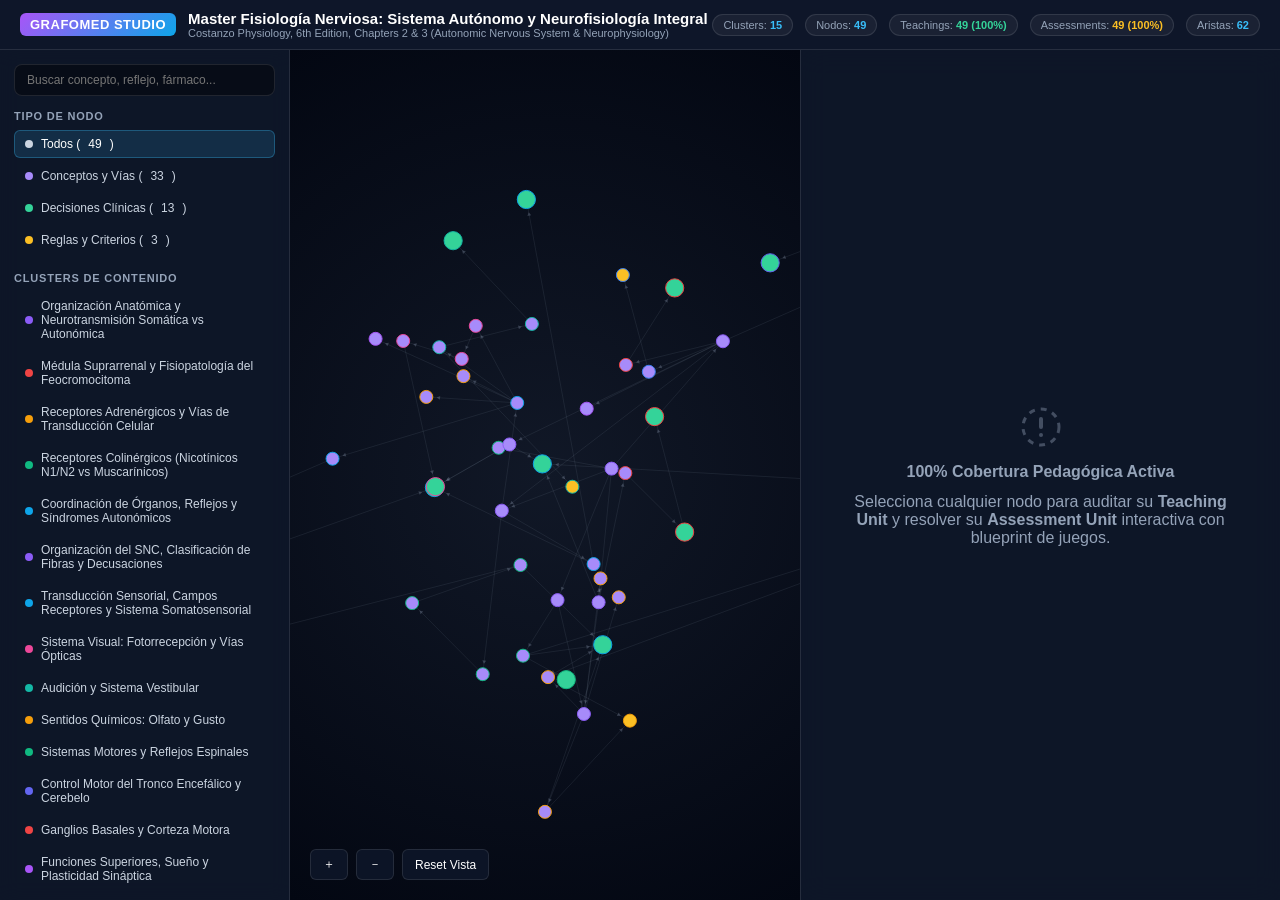
<file: exports/costanzo_neuro_master_viewer.html>
<!DOCTYPE html>
<html lang="es">
<head>
  <meta charset="UTF-8">
  <meta name="viewport" content="width=device-width, initial-scale=1.0">
  <title>GrafoMed — Master Neuro & Autónomo (Costanzo Cap. 2 y 3)</title>
  <style>
    :root {
      --bg-dark: #090d16;
      --panel-bg: rgba(15, 23, 42, 0.92);
      --card-bg: rgba(30, 41, 59, 0.7);
      --border: rgba(255, 255, 255, 0.1);
      --text: #f8fafc;
      --text-muted: #94a3b8;
      --accent-blue: #38bdf8;
      --accent-green: #34d399;
      --accent-purple: #a78bfa;
      --accent-amber: #fbbf24;
      --accent-red: #f87171;
    }
    * { box-sizing: border-box; margin: 0; padding: 0; }
    body {
      font-family: -apple-system, BlinkMacSystemFont, "Segoe UI", Roboto, Helvetica, Arial, sans-serif;
      background: var(--bg-dark);
      color: var(--text);
      overflow: hidden;
      height: 100vh;
      display: flex;
      flex-direction: column;
    }
    /* Header */
    header {
      background: rgba(15, 23, 42, 0.98);
      backdrop-filter: blur(12px);
      border-bottom: 1px solid var(--border);
      padding: 10px 20px;
      display: flex;
      align-items: center;
      justify-content: space-between;
      z-index: 10;
    }
    .header-left { display: flex; align-items: center; gap: 12px; }
    .logo-badge {
      background: linear-gradient(135deg, #a855f7, #0ea5e9);
      color: white;
      font-weight: 700;
      font-size: 13px;
      padding: 4px 10px;
      border-radius: 6px;
      letter-spacing: 0.5px;
    }
    h1 { font-size: 15px; font-weight: 600; color: #fff; }
    .header-sub { font-size: 11px; color: var(--text-muted); }
    .header-metrics {
      display: flex;
      gap: 12px;
      font-size: 11px;
      color: var(--text-muted);
    }
    .metric-badge {
      background: rgba(255, 255, 255, 0.05);
      padding: 4px 10px;
      border-radius: 9999px;
      border: 1px solid var(--border);
    }
    .metric-badge b { color: var(--accent-blue); }

    /* Main Container */
    #workspace {
      display: flex;
      flex: 1;
      position: relative;
      overflow: hidden;
    }

    /* Left Controls Sidebar */
    #sidebar-left {
      width: 290px;
      background: var(--panel-bg);
      backdrop-filter: blur(10px);
      border-right: 1px solid var(--border);
      display: flex;
      flex-direction: column;
      padding: 14px;
      gap: 14px;
      z-index: 5;
      overflow-y: auto;
    }
    .search-box input {
      width: 100%;
      background: rgba(0, 0, 0, 0.4);
      border: 1px solid var(--border);
      border-radius: 8px;
      padding: 8px 12px;
      color: white;
      font-size: 12px;
      outline: none;
    }
    .search-box input:focus { border-color: var(--accent-blue); }
    .filter-group h3 {
      font-size: 11px;
      text-transform: uppercase;
      letter-spacing: 0.8px;
      color: var(--text-muted);
      margin-bottom: 8px;
    }
    .filter-btn {
      display: flex;
      align-items: center;
      gap: 8px;
      width: 100%;
      background: transparent;
      border: 1px solid transparent;
      border-radius: 6px;
      padding: 6px 10px;
      color: #cbd5e1;
      font-size: 12px;
      text-align: left;
      cursor: pointer;
      transition: all 0.15s ease;
      margin-bottom: 4px;
    }
    .filter-btn:hover { background: rgba(255, 255, 255, 0.05); }
    .filter-btn.active {
      background: rgba(56, 189, 248, 0.15);
      border-color: rgba(56, 189, 248, 0.3);
      color: #fff;
      font-weight: 500;
    }
    .dot { width: 8px; height: 8px; border-radius: 50%; display: inline-block; flex-shrink: 0; }

    /* Center Canvas */
    #viewport {
      flex: 1;
      position: relative;
      background: radial-gradient(circle at 50% 50%, #111827 0%, #030712 100%);
      overflow: hidden;
    }
    canvas {
      width: 100%;
      height: 100%;
      display: block;
      cursor: grab;
    }
    canvas:active { cursor: grabbing; }

    .viewport-tools {
      position: absolute;
      bottom: 20px;
      left: 20px;
      display: flex;
      gap: 8px;
      z-index: 5;
    }
    .tool-btn {
      background: rgba(15, 23, 42, 0.85);
      border: 1px solid var(--border);
      color: white;
      padding: 6px 12px;
      border-radius: 6px;
      font-size: 12px;
      cursor: pointer;
      backdrop-filter: blur(8px);
      transition: background 0.15s;
    }
    .tool-btn:hover { background: rgba(30, 41, 59, 0.95); }

    /* Right Sidebar: Deep Inspector */
    #sidebar-right {
      width: 480px;
      background: var(--panel-bg);
      backdrop-filter: blur(14px);
      border-left: 1px solid var(--border);
      display: flex;
      flex-direction: column;
      z-index: 5;
      overflow-y: auto;
      padding: 16px;
    }
    .empty-state {
      display: flex;
      flex-direction: column;
      align-items: center;
      justify-content: center;
      height: 100%;
      color: var(--text-muted);
      text-align: center;
      gap: 12px;
      padding: 24px;
    }
    .empty-state svg { opacity: 0.4; }

    /* Node Header */
    .node-header {
      display: flex;
      flex-direction: column;
      gap: 6px;
      border-bottom: 1px solid var(--border);
      padding-bottom: 12px;
      margin-bottom: 12px;
    }
    .badge-row { display: flex; align-items: center; gap: 8px; }
    .badge {
      font-size: 10px;
      text-transform: uppercase;
      font-weight: 700;
      letter-spacing: 0.5px;
      padding: 3px 8px;
      border-radius: 4px;
    }
    .badge-decision { background: rgba(52, 211, 153, 0.2); color: #34d399; border: 1px solid rgba(52, 211, 153, 0.4); }
    .badge-rule { background: rgba(251, 191, 36, 0.2); color: #fbbf24; border: 1px solid rgba(251, 191, 36, 0.4); }
    .badge-concept { background: rgba(167, 139, 250, 0.2); color: #a78bfa; border: 1px solid rgba(167, 139, 250, 0.4); }
    .badge-procedure { background: rgba(56, 189, 248, 0.2); color: #38bdf8; border: 1px solid rgba(56, 189, 248, 0.4); }
    .node-id { font-family: ui-monospace, monospace; font-size: 11px; color: var(--text-muted); }
    .node-title { font-size: 16px; font-weight: 700; color: #fff; line-height: 1.3; }

    /* Tabs */
    .tab-nav {
      display: flex;
      gap: 4px;
      background: rgba(0, 0, 0, 0.35);
      padding: 4px;
      border-radius: 8px;
      margin-bottom: 14px;
      border: 1px solid var(--border);
    }
    .tab-btn {
      flex: 1;
      padding: 8px 12px;
      background: transparent;
      border: none;
      color: var(--text-muted);
      font-size: 12px;
      font-weight: 600;
      border-radius: 6px;
      cursor: pointer;
      display: flex;
      align-items: center;
      justify-content: center;
      gap: 6px;
      transition: all 0.2s;
    }
    .tab-btn:hover { color: #fff; }
    .tab-btn.active {
      background: rgba(255, 255, 255, 0.1);
      color: var(--accent-blue);
      box-shadow: 0 1px 3px rgba(0,0,0,0.3);
    }

    .tab-pane { display: none; flex-direction: column; gap: 12px; }
    .tab-pane.active { display: flex; }

    /* Card Panels */
    .card {
      background: var(--card-bg);
      border: 1px solid var(--border);
      border-radius: 8px;
      padding: 12px;
      display: flex;
      flex-direction: column;
      gap: 8px;
    }
    .card-title {
      font-size: 11px;
      text-transform: uppercase;
      letter-spacing: 0.6px;
      font-weight: 700;
      color: var(--text-muted);
      display: flex;
      align-items: center;
      gap: 6px;
    }
    .card-decision {
      border-left: 3px solid var(--accent-green);
      background: rgba(16, 185, 129, 0.08);
    }
    .decision-text { font-size: 13px; font-weight: 500; color: #6ee7b7; line-height: 1.4; }
    .criteria-text { font-size: 12px; color: #fde68a; line-height: 1.4; }

    /* Teaching Unit Layout */
    .teaching-box { display: flex; flex-direction: column; gap: 10px; }
    .teaching-sec {
      background: rgba(0,0,0,0.25);
      border-radius: 6px;
      padding: 10px;
      font-size: 12px;
      line-height: 1.45;
      color: #e2e8f0;
    }
    .teaching-sec-label {
      font-size: 10px;
      text-transform: uppercase;
      font-weight: 700;
      color: var(--accent-blue);
      margin-bottom: 4px;
      display: block;
    }
    .alert-pearl {
      background: rgba(56, 189, 248, 0.1);
      border-left: 3px solid var(--accent-blue);
      padding: 8px 10px;
      border-radius: 4px;
      font-size: 12px;
      color: #bae6fd;
    }
    .alert-pitfall {
      background: rgba(248, 113, 113, 0.1);
      border-left: 3px solid var(--accent-red);
      padding: 8px 10px;
      border-radius: 4px;
      font-size: 12px;
      color: #fecaca;
    }

    /* Quiz Layout */
    .quiz-prompt {
      font-size: 13px;
      line-height: 1.5;
      color: #f1f5f9;
      font-weight: 500;
    }
    .quiz-options {
      display: flex;
      flex-direction: column;
      gap: 8px;
    }
    .quiz-opt-btn {
      padding: 10px 12px;
      background: rgba(15, 23, 42, 0.6);
      border: 1px solid var(--border);
      border-radius: 6px;
      color: #e2e8f0;
      font-size: 12px;
      text-align: left;
      cursor: pointer;
      display: flex;
      gap: 8px;
      transition: all 0.2s;
      line-height: 1.4;
    }
    .quiz-opt-btn:hover { background: rgba(56, 189, 248, 0.1); border-color: rgba(56, 189, 248, 0.4); }
    .quiz-opt-btn.correct {
      background: rgba(52, 211, 153, 0.2) !important;
      border-color: #34d399 !important;
      color: #6ee7b7 !important;
      font-weight: 600;
    }
    .quiz-opt-btn.incorrect {
      background: rgba(248, 113, 113, 0.2) !important;
      border-color: #f87171 !important;
      color: #fca5a5 !important;
    }
    .quiz-feedback {
      border-radius: 6px;
      padding: 12px;
      font-size: 12px;
      line-height: 1.45;
      display: none;
      flex-direction: column;
      gap: 6px;
    }
    .quiz-feedback.show-correct {
      display: flex;
      background: rgba(52, 211, 153, 0.1);
      border: 1px solid rgba(52, 211, 153, 0.4);
      color: #a7f3d0;
    }
    .quiz-feedback.show-incorrect {
      display: flex;
      background: rgba(248, 113, 113, 0.1);
      border: 1px solid rgba(248, 113, 113, 0.4);
      color: #fecaca;
    }
    .quiz-reset-btn {
      margin-top: 6px;
      padding: 6px 12px;
      background: rgba(255, 255, 255, 0.08);
      border: 1px solid var(--border);
      border-radius: 4px;
      color: white;
      font-size: 11px;
      cursor: pointer;
      align-self: flex-start;
    }
    .quiz-reset-btn:hover { background: rgba(255, 255, 255, 0.15); }

    .rel-list { display: flex; flex-wrap: wrap; gap: 6px; }
    .rel-tag {
      background: rgba(255, 255, 255, 0.06);
      border: 1px solid var(--border);
      padding: 4px 8px;
      border-radius: 4px;
      font-size: 11px;
      color: #cbd5e1;
      cursor: pointer;
      transition: background 0.2s;
    }
    .rel-tag:hover { background: rgba(56, 189, 248, 0.2); border-color: var(--accent-blue); color: #fff; }
    .source-lock-tag {
      font-size: 11px;
      color: #94a3b8;
      font-family: ui-monospace, monospace;
      background: rgba(0,0,0,0.4);
      padding: 6px 10px;
      border-radius: 6px;
      border: 1px solid rgba(255,255,255,0.05);
    }
  </style>
</head>
<body>
  <header>
    <div class="header-left">
      <div class="logo-badge">GRAFOMED STUDIO</div>
      <div>
        <h1 id="header-title">Master Fisiología Nerviosa: Sistema Autónomo y Neurofisiología Integral</h1>
        <div class="header-sub">Costanzo Physiology, 6th Edition, Chapters 2 & 3 (Autonomic Nervous System & Neurophysiology)</div>
      </div>
    </div>
    <div class="header-metrics">
      <div class="metric-badge">Clusters: <b id="m-clusters">0</b></div>
      <div class="metric-badge">Nodos: <b id="m-nodes">0</b></div>
      <div class="metric-badge">Teachings: <b id="m-teach" style="color:var(--accent-green)">0 (100%)</b></div>
      <div class="metric-badge">Assessments: <b id="m-assess" style="color:var(--accent-amber)">0 (100%)</b></div>
      <div class="metric-badge">Aristas: <b id="m-edges">0</b></div>
    </div>
  </header>

  <div id="workspace">
    <!-- Left Sidebar: Filters -->
    <div id="sidebar-left">
      <div class="search-box">
        <input type="text" id="search-input" placeholder="Buscar concepto, reflejo, fármaco...">
      </div>

      <div class="filter-group">
        <h3>Tipo de Nodo</h3>
        <button class="filter-btn active" data-type="all">
          <span class="dot" style="background:#cbd5e1"></span> Todos (<span id="count-all">0</span>)
        </button>
        <button class="filter-btn" data-type="concept">
          <span class="dot" style="background:var(--accent-purple)"></span> Conceptos y Vías (<span id="count-concept">0</span>)
        </button>
        <button class="filter-btn" data-type="decision">
          <span class="dot" style="background:var(--accent-green)"></span> Decisiones Clínicas (<span id="count-decision">0</span>)
        </button>
        <button class="filter-btn" data-type="rule">
          <span class="dot" style="background:var(--accent-amber)"></span> Reglas y Criterios (<span id="count-rule">0</span>)
        </button>
      </div>

      <div class="filter-group" id="cluster-filter-group">
        <h3>Clusters de Contenido</h3>
        <!-- Dynamic clusters populated from JSON -->
      </div>
    </div>

    <!-- Center Canvas -->
    <div id="viewport">
      <canvas id="graph-canvas"></canvas>
      <div class="viewport-tools">
        <button class="tool-btn" id="btn-zoom-in">＋</button>
        <button class="tool-btn" id="btn-zoom-out">－</button>
        <button class="tool-btn" id="btn-reset">Reset Vista</button>
      </div>
    </div>

    <!-- Right Sidebar: Deep Inspector -->
    <div id="sidebar-right">
      <div id="empty-inspector" class="empty-state">
        <svg width="48" height="48" fill="none" stroke="currentColor" viewBox="0 0 24 24">
          <circle cx="12" cy="12" r="9" stroke-width="1.5" stroke-dasharray="3 3"/>
          <path d="M12 8v4m0 4h.01" stroke-width="2" stroke-linecap="round"/>
        </svg>
        <p><b>100% Cobertura Pedagógica Activa</b></p>
        <p>Selecciona cualquier nodo para auditar su <b>Teaching Unit</b> y resolver su <b>Assessment Unit</b> interactiva con blueprint de juegos.</p>
      </div>

      <div id="active-inspector" style="display:none; flex-direction:column; gap:12px;">
        <div class="node-header">
          <div class="badge-row">
            <span id="insp-badge" class="badge">CONCEPTO</span>
            <span id="insp-id" class="node-id">NODE-ID</span>
          </div>
          <div id="insp-title" class="node-title">Título del Nodo</div>
          <div id="insp-cluster" style="font-size:11px; color:var(--text-muted);">Cluster</div>
        </div>

        <!-- Tab Navigation -->
        <div class="tab-nav">
          <button class="tab-btn active" id="tab-btn-teach">
            <span>🧠</span> Lección / Teaching Unit
          </button>
          <button class="tab-btn" id="tab-btn-quiz">
            <span>📝</span> Evaluación Interactiva
          </button>
        </div>

        <!-- TAB 1: TEACHING PANE -->
        <div id="pane-teach" class="tab-pane active">
          <!-- Decision Box -->
          <div id="box-decision" class="card card-decision">
            <div class="card-title">🎯 Decisión Clínica Observable</div>
            <div id="insp-decision" class="decision-text">Acción clínica a ejecutar...</div>
          </div>

          <!-- Rule Criteria Box -->
          <div id="box-criteria" class="card" style="display:none;">
            <div class="card-title">📏 Criterio Operativo / Umbral Cuantitativo</div>
            <div id="insp-criteria" class="criteria-text">Criterios...</div>
          </div>

          <!-- Teaching Unit Content -->
          <div id="box-teaching" class="card">
            <div class="card-title">📖 Fundamento Fisiológico y Caso</div>
            <div class="teaching-box">
              <div class="teaching-sec">
                <span class="teaching-sec-label">Mecanismo Fisiopatológico</span>
                <p id="insp-teach-body">Cuerpo teórico...</p>
              </div>
              <div class="teaching-sec">
                <span class="teaching-sec-label">Caso Clínico Ilustrativo</span>
                <p id="insp-teach-example">Caso...</p>
              </div>
              <div class="teaching-sec">
                <span class="teaching-sec-label">Boundary (Límites y Cuándo Falla)</span>
                <p id="insp-teach-boundary">Límites...</p>
              </div>
              <div id="insp-alert-pearl" class="alert-pearl">
                <b>💎 Perla Clínica:</b> <span id="insp-teach-pearl"></span>
              </div>
              <div id="insp-alert-pitfall" class="alert-pitfall">
                <b>🛑 Trampa Frecuente:</b> <span id="insp-teach-pitfall"></span>
              </div>
            </div>
          </div>
        </div>

        <!-- TAB 2: ASSESSMENT PANE -->
        <div id="pane-quiz" class="tab-pane">
          <!-- BLUEPRINT DE JUEGOS RECOMENDADOS -->
          <div class="card" style="border-color: rgba(56, 189, 248, 0.4); background: rgba(56, 189, 248, 0.05);">
            <div class="card-title" style="color:var(--accent-blue);">
              <span>🎮</span> Blueprint de Juegos de Evaluación Recomendados
            </div>
            <div style="font-size:11px; color:var(--text-muted); margin-bottom:4px;">
              Juegos seleccionados de la suite de 20 para evaluar este nodo en <code>games-lab</code>:
            </div>
            <div id="quiz-games-container" style="display:flex; flex-direction:column; gap:8px;">
              <!-- Dynamic Games List -->
            </div>
          </div>

          <!-- VIÑETA CLÍNICA DE PRUEBA -->
          <div class="card" style="border-color: rgba(251, 191, 36, 0.4); background: rgba(251, 191, 36, 0.04);">
            <div class="card-title" style="color:var(--accent-amber);">
              <span>🎯</span> Viñeta de Evaluación Clínica Rápida
              <span id="quiz-difficulty" style="margin-left:auto; font-size:10px; padding:2px 6px; border-radius:4px; background:rgba(255,255,255,0.1);">INTERMEDIO</span>
            </div>
            <div id="quiz-prompt" class="quiz-prompt">Cargando caso...</div>
          </div>

          <div class="quiz-options" id="quiz-options-container">
            <!-- Dynamic Options -->
          </div>

          <div id="quiz-feedback-box" class="quiz-feedback">
            <div id="quiz-feedback-title" style="font-weight:700; font-size:13px;"></div>
            <div id="quiz-feedback-body" style="font-size:12px;"></div>
            <button class="quiz-reset-btn" id="quiz-reset-btn">🔄 Reiniciar Pregunta</button>
          </div>
        </div>

        <!-- Shared Relations Box -->
        <div class="card">
          <div class="card-title">🔗 Conexiones Topológicas</div>
          <div style="font-size:11px; color:var(--text-muted); margin-bottom:4px;">Prerrequisitos Entrantes (Requires / Supports):</div>
          <div id="insp-incoming" class="rel-list">Ninguno</div>
          <div style="font-size:11px; color:var(--text-muted); margin-top:8px; margin-bottom:4px;">Desbloquea (Unlocks):</div>
          <div id="insp-outgoing" class="rel-list">Ninguno</div>
        </div>

        <!-- Source Lock Box -->
        <div class="card">
          <div class="card-title">🔒 Source-Lock Provenance</div>
          <div id="insp-source-lock" class="source-lock-tag">Costanzo Physiology, 6th Ed.</div>
        </div>
      </div>
    </div>
  </div>

  <script>
    const GRAPH_DATA = {"release": {"id": "costanzo-neuro-master-ch2-ch3.v1", "title": "Master Fisiología Nerviosa: Sistema Autónomo y Neurofisiología Integral", "source": "Costanzo Physiology, 6th Edition, Chapters 2 & 3 (Autonomic Nervous System & Neurophysiology), pp. 45–111. Linda S. Costanzo, PhD. Elsevier.", "version": 1, "universal_coverage": true, "game_catalog_integrated": true, "total_games_in_suite": 20}, "clusters": [{"id": "CLU-ANS-ANAT", "title": "Organización Anatómica y Neurotransmisión Somática vs Autonómica", "description": "Diferencias estructurales entre motoneurona única somática y cadena de dos neuronas autonómica, origen toracolumbar vs craneosacro y varicosidades neuroefectoras.", "color": "#8b5cf6"}, {"id": "CLU-ANS-ADRENAL", "title": "Médula Suprarrenal y Fisiopatología del Feocromocitoma", "description": "Médula adrenal como ganglio simpático modificado, inducción de PNMT por cortisol, secreción 80/20 epinefrina/norepinefrina y manejo preoperatorio de feocromocitoma.", "color": "#ef4444"}, {"id": "CLU-ANS-ADRENERGIC", "title": "Receptores Adrenérgicos y Vías de Transducción Celular", "description": "Mecanismos moleculares de receptores α1 (Gq/PLC/IP3/Ca2+), α2 (Gi/cAMP↓), β1 (Gs/cAMP↑ en corazón/riñón) y β2 (Gs/cAMP↑ relajación muscular), con jerarquía de afinidad.", "color": "#f59e0b"}, {"id": "CLU-ANS-CHOLINERGIC", "title": "Receptores Colinérgicos (Nicotínicos N1/N2 vs Muscarínicos)", "description": "Canales iónicos nicotínicos (N1 muscular vs N2 ganglionar/adrenal) y receptores muscarínicos (M1/M3/M5 Gq vs M2 Gi con canales K+ cardíacos), intoxicación anticolinérgica.", "color": "#10b981"}, {"id": "CLU-ANS-INTEGRATION", "title": "Coordinación de Órganos, Reflejos y Síndromes Autonómicos", "description": "Control recíproco y sinérgico: marcapasos SA, reflejo de llenado y micción vesical, reflejos pupilares (midriasis vs miosis) y diagnóstico del Síndrome de Horner.", "color": "#0ea5e9"}, {"id": "CLU-NEURO-ORGANIZATION", "title": "Organización del SNC, Clasificación de Fibras y Decusaciones", "description": "Divisiones del SNC y SNP, clasificación de fibras de Erlanger-Gasser y Lloyd-Hunt, decusaciones, núcleos de relevo talámicos y mapas topográficos.", "color": "#8b5cf6"}, {"id": "CLU-NEURO-SENSORY-SOMATO", "title": "Transducción Sensorial, Campos Receptores y Sistema Somatosensorial", "description": "Potenciales de receptor graduados, adaptación fásica vs tónica, columna dorsal (tacto fino/propiocepción) vs vía anterolateral (dolor/temperatura), dolor referido y hemisección medular.", "color": "#0ea5e9"}, {"id": "CLU-NEURO-VISION", "title": "Sistema Visual: Fotorrecepción y Vías Ópticas", "description": "Bastones vs conos, cascada molecular de fotorrecepción (metarrodopsina II/transducina/cGMP↓/cierre de Na+ e hiperpolarización), campos On/Off center y lesiones de la vía óptica.", "color": "#ec4899"}, {"id": "CLU-NEURO-AUDITORY-VESTIBULAR", "title": "Audición y Sistema Vestibular", "description": "Impedancia osicular, transducción en órgano de Corti y tonotopía de la membrana basilar; canales semicirculares (aceleración angular) y otolitos (aceleración lineal), reflejos vestibulares y nistagmo.", "color": "#14b8a6"}, {"id": "CLU-NEURO-CHEMICAL-SENSES", "title": "Sentidos Químicos: Olfato y Gusto", "description": "Células olfatorias primarias y cascada Golf/cAMP/lámina cribosa; corpúsculos gustativos, papilas (VII, IX, X) y transducción de amargo, dulce, umami (IP3/Ca2+) y ácido/salado (ENaC).", "color": "#f59e0b"}, {"id": "CLU-NEURO-MOTOR-REFLEXES", "title": "Sistemas Motores y Reflejos Espinales", "description": "Unidades motoras y principio del tamaño de Henneman; husos musculares y coactivación alfa-gamma; reflejos de estiramiento (Ia monosináptico), tendinoso de Golgi (Ib disináptico) y flexor de retirada.", "color": "#10b981"}, {"id": "CLU-NEURO-BRAINSTEM-CEREBELLUM", "title": "Control Motor del Tronco Encefálico y Cerebelo", "description": "Vías extrapiramidales, rigidez de descerebración vs decorticación; capas del cerebelo, fibras trepadoras (oliva inferior) vs musgosas, salida inhibitoria de Purkinje y síndrome cerebeloso (ataxia).", "color": "#6366f1"}, {"id": "CLU-NEURO-BASAL-GANGLIA-CORTEX", "title": "Ganglios Basales y Corteza Motora", "description": "Vía directa (D1 pro-cinética) vs indirecta (D2 anti-cinética); fisiopatología de Parkinson vs Huntington; áreas 4 (ejecución y marcha jacksoniana) y 6 (plan motor premotor/suplementario).", "color": "#ef4444"}, {"id": "CLU-NEURO-HIGHER-FUNCTIONS", "title": "Funciones Superiores, Sueño y Plasticidad Sináptica", "description": "Ondas de EEG (alfa, beta, theta, delta), fases del sueño de ondas lentas y sueño REM paradójico; plasticidad sináptica y potenciación a largo plazo (LTP) dependiente de NMDA y Ca2+.", "color": "#a855f7"}, {"id": "CLU-NEURO-CSF-BBB", "title": "Líquido Cefalorraquídeo y Barrera Hematoencefálica", "description": "Producción de LCR en plexos coroideos (500 mL/día), barrera hematoencefálica (uniones estrechas endoteliales y pies astrocitarios) y gradientes de concentración LCR vs Sangre.", "color": "#3b82f6"}], "nodes": [{"id": "CON-ANS-SOMATIC-VS-AUTONOMIC", "type": "concept", "cluster_id": "CLU-ANS-ANAT", "title": "Organización Eferente: Sistema Somático vs Autonómico", "summary": "Vía somática voluntaria de motoneurona única directa a músculo esquelético vs vía autonómica involuntaria disináptica (pre y postganglionar).", "decision_prompt": "Discriminar la arquitectura de inervación motora voluntaria frente al control visceral autonómico disináptico.", "assessment_recommendations": [{"game_id": "game-01", "game_name": "DAG Concept Map Builder", "suitability": "alta", "clinical_mission": "Modelar la vía monosináptica motora frente a la vía disináptica visceral con ganglio periférico."}, {"game_id": "game-11", "game_name": "Feature Contrast Duel", "suitability": "alta", "clinical_mission": "Duelo directo: Somático (1 neurona, N1, esquelético) vs Autónomo (2 neuronas, pre/post, visceral)."}]}, {"id": "CON-ANS-THORACOLUMBAR-SYMP", "type": "concept", "cluster_id": "CLU-ANS-ANAT", "title": "División Simpática Toracolumbar (T1–L3)", "summary": "Neuronas preganglionares originadas en segmentos medulares T1-L3 con axones cortos que sinapsan en cadena paravertebral o ganglios prevertebrales.", "decision_prompt": "Reconocer el trayecto anatómico de fibras preganglionares simpáticas cortas y postganglionares largas hacia órganos diana.", "assessment_recommendations": [{"game_id": "game-01", "game_name": "DAG Concept Map Builder", "suitability": "alta", "clinical_mission": "Ensamblar el trayecto de axones preganglionares cortos T1-L3 hacia ganglios paravertebrales y prevertebrales."}, {"game_id": "game-10", "game_name": "Patient Phenotype Sorter", "suitability": "media", "clinical_mission": "Mapear niveles medulares con sus órganos torácicos, abdominales y pélvicos diana."}]}, {"id": "CON-ANS-CRANIOSACRAL-PARASYMP", "type": "concept", "cluster_id": "CLU-ANS-ANAT", "title": "División Parasimpática Craneosacra (CN III, VII, IX, X y S2–S4)", "summary": "Neuronas preganglionares con axones largos que emergen de tallo encefálico y médula sacra hacia ganglios situados en o muy cerca del efector.", "decision_prompt": "Identificar el origen craneosacro de la inervación parasimpática y la cercanía de sus ganglios terminales a las vísceras.", "assessment_recommendations": [{"game_id": "game-01", "game_name": "DAG Concept Map Builder", "suitability": "alta", "clinical_mission": "Mapear los 4 pares craneales (III, VII, IX, X) y las raíces sacras S2-S4 hacia sus ganglios intramurales."}, {"game_id": "game-12", "game_name": "Diagnostic Test Sequencer", "suitability": "media", "clinical_mission": "Secuenciar los reflejos autónomos mediados por los pares craneales."}]}, {"id": "CON-ANS-NEUROEFFECTOR-VARICOSITIES", "type": "concept", "cluster_id": "CLU-ANS-ANAT", "title": "Uniones Neuroefectoras Autonómicas y Varicosidades", "summary": "Red ramificada difusa con varicosidades que liberan neurotransmisores clásicos y cotransmisores (ATP, Neupéptido Y, VIP, NO) sobre receptores ampliamente distribuidos.", "decision_prompt": "Explicar la transmisión no focalizada por varicosidades frente a la placa motora neuromuscular aislada.", "assessment_recommendations": [{"game_id": "game-02", "game_name": "Metabolic & Pathway Fault-Detector", "suitability": "alta", "clinical_mission": "Simular la secuencia trifásica de contracción vascular: ATP purinérgico → Noradrenalina → NPY."}, {"game_id": "game-05", "game_name": "Molecular Circuit Breaker", "suitability": "alta", "clinical_mission": "Bloquear selectivamente receptores purinérgicos, adrenérgicos o peptidérgicos en el músculo liso."}]}, {"id": "CON-ANS-ADRENAL-MEDULLA", "type": "concept", "cluster_id": "CLU-ANS-ADRENAL", "title": "Médula Suprarrenal como Ganglio Simpático Especializado", "summary": "Células cromafines inervadas directamente por axones simpáticos preganglionares (ACh → N2); la enzima PNMT inducida por cortisol cortical convierte NE en Epinefrina (80%).", "decision_prompt": "Comprender por qué la médula adrenal secreta 80% Epinefrina y 20% Norepinefrina debido a la proximidad del cortisol cortical.", "assessment_recommendations": [{"game_id": "game-02", "game_name": "Metabolic & Pathway Fault-Detector", "suitability": "alta", "clinical_mission": "Simular el bloqueo de la síntesis de cortisol cortical y su impacto en la inactivación de la enzima PNMT."}, {"game_id": "game-06", "game_name": "Biomarker Dial & Cutoff Slider", "suitability": "alta", "clinical_mission": "Ajustar la proporción de secreción medular (80% Epinefrina / 20% Norepinefrina) según el eje hormonal."}]}, {"id": "DEC-ANS-DIAG-PHEOCHROMOCYTOMA", "type": "decision", "cluster_id": "CLU-ANS-ADRENAL", "title": "Diagnosticar Feocromocitoma ante Paroxismos Hipertensivos", "summary": "Identificar tumor de células cromafines productor de catecolaminas (predominio Norepinefrina) con hipertensión lábil, cefalea, palpitaciones y diaforesis.", "decision_prompt": "Confirmar feocromocitoma mediante niveles elevados de metanefrinas fraccionadas libres y ácido vanililmandélico (VMA) en orina de 24 horas.", "assessment_recommendations": [{"game_id": "game-03", "game_name": "Illness Script Matrix", "suitability": "alta", "clinical_mission": "Configurar la matriz de Illness Script del Feocromocitoma: paroxismos, cefalea, metanefrinas y VMA."}, {"game_id": "game-09", "game_name": "Red Herring Hunter", "suitability": "alta", "clinical_mission": "Diferenciar ataques de pánico y crisis tiroidea de un tumor hipersecretor de catecolaminas."}]}, {"id": "DEC-ANS-PHEO-BLOCKADE-PREOP", "type": "decision", "cluster_id": "CLU-ANS-ADRENAL", "title": "Prescribir Bloqueo Farmacológico Preoperatorio en Feocromocitoma", "summary": "Indicar bloqueo alfa-adrenérgico estricto (fenoxibenzamina/prazosina) de 10 a 14 días ANTES de iniciar betabloqueantes para prevenir crisis hipertensiva mortal.", "decision_prompt": "Priorizar el bloqueo alfa antes del bloqueo beta para evitar la vasoconstricción desopposed mediada por receptores alfa-1 libres.", "assessment_recommendations": [{"game_id": "game-17", "game_name": "Contraindication Minesweeper", "suitability": "alta", "clinical_mission": "Desactivar la administración precoz de betabloqueantes antes del bloqueo alfa en feocromocitoma."}, {"game_id": "game-13", "game_name": "Stepwise GINA Ladder", "suitability": "alta", "clinical_mission": "Secuenciar el escalamiento prequirúrgico: Fenoxibenzamina 10 días → Expansión de volumen → Betabloqueante."}]}, {"id": "CON-ANS-ALPHA1-Gq", "type": "concept", "cluster_id": "CLU-ANS-ADRENERGIC", "title": "Receptor α1 Adrenérgico (Vía Gq / PLC / IP3 / Ca2+)", "summary": "Acoplado a proteína Gq; activa fosfolipasa C, hidroliza PIP2 a IP3 y DAG; IP3 libera Ca2+ intracelular causando contracción de músculo liso vascular y esfínteres.", "decision_prompt": "Vincular la activación de receptores alfa-1 con la vasoconstricción periférica, midriasis por músculo radial y cierre de esfínteres visceral.", "assessment_recommendations": [{"game_id": "game-02", "game_name": "Metabolic & Pathway Fault-Detector", "suitability": "alta", "clinical_mission": "Rastrear la cascada intracelular Gq → PLC → PIP2 → IP3/DAG → Ca2+ → Contracción muscular lisa."}, {"game_id": "game-05", "game_name": "Molecular Circuit Breaker", "suitability": "alta", "clinical_mission": "Bloquear selectivamente receptores α1 con prazosina para provocar vasodilatación periférica."}]}, {"id": "CON-ANS-ALPHA2-Gi", "type": "concept", "cluster_id": "CLU-ANS-ADRENERGIC", "title": "Receptor α2 Adrenérgico (Vía Gi / Adenilil Ciclasa↓ / cAMP↓)", "summary": "Acoplado a proteína Gi; inhibe adenilil ciclasa y disminuye cAMP. Funciona como autorreceptor presináptico de retroalimentación negativa y heterorreceptor en tracto GI.", "decision_prompt": "Reconocer la función inhibidora presináptica del receptor alfa-2 para frenar la liberación de noradrenalina y modular el tono simpático central.", "assessment_recommendations": [{"game_id": "game-02", "game_name": "Metabolic & Pathway Fault-Detector", "suitability": "alta", "clinical_mission": "Demostrar el bucle de retroalimentación negativa presináptica: activación de Gi y caída de cAMP."}, {"game_id": "game-06", "game_name": "Biomarker Dial & Cutoff Slider", "suitability": "media", "clinical_mission": "Ajustar la dosis de clonidina para modular la eferencia simpática central."}]}, {"id": "CON-ANS-BETA1-Gs", "type": "concept", "cluster_id": "CLU-ANS-ADRENERGIC", "title": "Receptor β1 Adrenérgico (Vía Gs / Adenilil Ciclasa↑ / cAMP↑)", "summary": "Acoplado a proteína Gs; estimula adenilil ciclasa y eleva cAMP/PKA. En corazón: aumenta frecuencia cardíaca (nodo SA), velocidad de conducción (nodo AV) e inotropismo.", "decision_prompt": "Atribuir los efectos cardiotónicos y la secreción renal de renina a la estimulación de receptores beta-1 por catecolaminas.", "assessment_recommendations": [{"game_id": "game-02", "game_name": "Metabolic & Pathway Fault-Detector", "suitability": "alta", "clinical_mission": "Modelar la estimulación de adenilil ciclasa por Gs, síntesis de cAMP y fosforilación por PKA en el nodo SA."}, {"game_id": "game-06", "game_name": "Biomarker Dial & Cutoff Slider", "suitability": "alta", "clinical_mission": "Desplazar la concentración de dobutamina y calibrar el inotropismo y cronotropismo cardíaco."}]}, {"id": "CON-ANS-BETA2-Gs", "type": "concept", "cluster_id": "CLU-ANS-ADRENERGIC", "title": "Receptor β2 Adrenérgico (Vía Gs / Relajación de Músculo Liso)", "summary": "Acoplado a Gs con aumento de cAMP; fosforila MLCK produciendo relajación bronquial, vasodilatación en músculo esquelético y relajación de pared vesical/GI.", "decision_prompt": "Explicar la broncodilatación y vasodilatación periférica mediada por receptores beta-2 ante epinefrina circulante o agonistas selectivos.", "assessment_recommendations": [{"game_id": "game-02", "game_name": "Metabolic & Pathway Fault-Detector", "suitability": "alta", "clinical_mission": "Explicar por qué el cAMP vía PKA inhibe la MLCK produciendo relajación bronquial y vascular."}, {"game_id": "game-05", "game_name": "Molecular Circuit Breaker", "suitability": "alta", "clinical_mission": "Estimular selectivamente β2 con salbutamol para abortar el broncoespasmo."}]}, {"id": "RUL-ANS-CATECHOLAMINE-AFFINITY", "type": "rule", "cluster_id": "CLU-ANS-ADRENERGIC", "title": "Jerarquía de Afinidad de Adrenorreceptores por Catecolaminas", "summary": "Regla farmacodinámica de sensibilidad relativa: β2 (Epi >> NE), β1 (Epi = NE), α1 (Epi ≥ NE pero requiere altas concentraciones locales).", "criteria": "Receptores beta responden a concentraciones plasmáticas bajas de catecolaminas; receptores alfa-1 requieren alta concentración sináptica de noradrenalina neural.", "assessment_recommendations": [{"game_id": "game-06", "game_name": "Biomarker Dial & Cutoff Slider", "suitability": "alta", "clinical_mission": "Calibrar la respuesta tisular al mover concentraciones plasmáticas de Epinefrina vs Norepinefrina."}, {"game_id": "game-11", "game_name": "Feature Contrast Duel", "suitability": "alta", "clinical_mission": "Enfrentar afinidades: β2 (Epi >> NE) vs β1 (Epi = NE) vs α1 (alta concentración local)."}]}, {"id": "CON-ANS-NICOTINIC-CHANNELS", "type": "concept", "cluster_id": "CLU-ANS-CHOLINERGIC", "title": "Canales Iónicos Nicotínicos (Subtipos N1 Muscular vs N2 Ganglionar)", "summary": "Canales pentaméricos activados por ACh para Na+ y K+ (despolarización a 0 mV). N1 en placa motora (bloqueado por curare); N2 en ganglios y médula adrenal (bloqueado por hexametonio).", "decision_prompt": "Diferenciar farmacológicamente el receptor nicotínico de la placa motora (N1) del receptor nicotínico ganglionar autonómico (N2).", "assessment_recommendations": [{"game_id": "game-11", "game_name": "Feature Contrast Duel", "suitability": "alta", "clinical_mission": "Duelo farmacológico: N1 (placa motora, curare) vs N2 (ganglios y suprarrenal, hexametonio)."}, {"game_id": "game-02", "game_name": "Metabolic & Pathway Fault-Detector", "suitability": "media", "clinical_mission": "Apertura del poro central pentamérico y flujo simultáneo de Na+ y K+."}]}, {"id": "CON-ANS-MUSCARINIC-RECEPTORS", "type": "concept", "cluster_id": "CLU-ANS-CHOLINERGIC", "title": "Receptores Muscarínicos Efectores (M1, M2, M3)", "summary": "Receptores metabotrópicos: M1/M3/M5 acoplados a Gq (secreción glandular, broncoconstricción, miosis); M2 acoplado a Gi con apertura directa de canales de K+ en nodo SA.", "decision_prompt": "Vincular el receptor M2 con la bradicardia parasimpática por hiperpolarización y el receptor M3 con la hipersecreción glandular y motilidad visceral.", "assessment_recommendations": [{"game_id": "game-11", "game_name": "Feature Contrast Duel", "suitability": "alta", "clinical_mission": "Duelo de subtipos: M1/M3/M5 (Gq, secreción y contracción) vs M2/M4 (Gi, apertura directa de canales K+)."}, {"game_id": "game-05", "game_name": "Molecular Circuit Breaker", "suitability": "alta", "clinical_mission": "Bloquear receptores M2 con atropina para revertir la bradicardia sinusal."}]}, {"id": "DEC-ANS-ANTICHOLINERGIC-TOXICITY", "type": "decision", "cluster_id": "CLU-ANS-CHOLINERGIC", "title": "Diagnosticar y Tratar el Bloqueo Muscarínico por Atropínicos", "summary": "Reconocer toxíndrome anticolinérgico (escopolamina, atropina): midriasis, piel seca caliente, taquicardia, retención urinaria e íleo por antagonismo competitivo M.", "decision_prompt": "Identificar efectos adversos anticolinérgicos típicos tras medicación antimuscarínica (cinetosis, cólicos) e indicar suspensión o antídotos colinérgicos.", "assessment_recommendations": [{"game_id": "game-03", "game_name": "Illness Script Matrix", "suitability": "alta", "clinical_mission": "Construir el cuadro clínico de toxicidad por atropínicos: midriasis, anhidrosis, taquicardia y retención."}, {"game_id": "game-17", "game_name": "Contraindication Minesweeper", "suitability": "alta", "clinical_mission": "Identificar contraindicaciones de antimuscarínicos (glaucoma de ángulo cerrado, hiperplasia prostática)."}]}, {"id": "DEC-ANS-BLADDER-CONTROL", "type": "decision", "cluster_id": "CLU-ANS-INTEGRATION", "title": "Coordinación Autonómica del Reflejo Vesical (Llenado vs Micción)", "summary": "Llenado simpático (detrusor relajado por β2, esfínter interno cerrado por α1) vs Micción parasimpática (detrusor contraído por M, esfínter interno relajado por M).", "decision_prompt": "Prescribir agonistas o antagonistas autonómicos dirigidos para la retención urinaria o vejiga hiperactiva según el receptor diana.", "assessment_recommendations": [{"game_id": "game-15", "game_name": "Traffic Light Action Plan", "suitability": "alta", "clinical_mission": "Semáforo del control vesical: Llenado simpático (β2 relaja, α1 cierra) vs Micción parasimpática (M3 contrae, M3 abre)."}, {"game_id": "game-04", "game_name": "Management Script Matrix", "suitability": "alta", "clinical_mission": "Diseñar la conducta farmacológica para vejiga neurogénica espástica vs atónica."}]}, {"id": "DEC-ANS-PUPILLARY-REFLEXES", "type": "decision", "cluster_id": "CLU-ANS-INTEGRATION", "title": "Evaluar Control Pupilar Dual: Midriasis vs Miosis y Acomodación", "summary": "Músculo radial del iris dilatador (simpático α1 → midriasis) vs músculo esfínter constrictor (parasimpático M vía CN III → miosis) y contracción ciliar para visión cercana.", "decision_prompt": "Diferenciar la acción pupilar de simpaticomiméticos tópicos (fenilefrina) frente a parasimpaticolíticos (ciclopentolato, atropina) en exploración oftalmológica.", "assessment_recommendations": [{"game_id": "game-11", "game_name": "Feature Contrast Duel", "suitability": "alta", "clinical_mission": "Duelo pupilar: Midriasis activa (radial α1) vs Miosis parasimpática (esfínter M3) y reflejo de acomodación."}, {"game_id": "game-07", "game_name": "Loop Detective (Espirometría)", "suitability": "media", "clinical_mission": "Analizar la respuesta de dilatación con fenilefrina vs tropicamida."}]}, {"id": "DEC-ANS-HORNER-SYNDROME", "type": "decision", "cluster_id": "CLU-ANS-INTEGRATION", "title": "Diagnosticar Síndrome de Horner Mediante Prueba Farmacológica", "summary": "Pérdida de inervación simpática oculosimpática unilateral (ptosis, miosis, anhidrosis). Confirmación diagnóstica con colirio de cocaína (bloqueador de recaptura de NE).", "decision_prompt": "Confirmar ausencia de dilatación pupilar con gotas de cocaína al 10% en el ojo afectado para certificar la denervación simpática ipsilateral.", "assessment_recommendations": [{"game_id": "game-03", "game_name": "Illness Script Matrix", "suitability": "alta", "clinical_mission": "Matriz del Síndrome de Horner: Ptosis, Miosis, Anhidrosis y prueba de colirio de cocaína."}, {"game_id": "game-18", "game_name": "Longitudinal Serial Case", "suitability": "alta", "clinical_mission": "Investigación etiológica paso a paso: colirio de cocaína → prueba de apraclonidina → TAC de vértice pulmonar."}]}, {"id": "CON-NEURO-ORGANIZATION", "type": "concept", "cluster_id": "CLU-NEURO-ORGANIZATION", "title": "Organización del SNC, Núcleos de Relevo y Mapas Topográficos", "summary": "Estructura del SNC (médula, tronco, cerebelo, diencéfalo, hemisferios) y principios de relevo talámico y mapas neurales (somatotópico, retinotópico, tonotópico).", "decision_prompt": "Identificar el nivel anatómico del SNC donde convergen y se relevan las señales sensitivo-motoras antes de proyectar a la corteza cerebral.", "assessment_recommendations": [{"game_id": "game-01", "game_name": "DAG Concept Map Builder", "suitability": "alta", "clinical_mission": "Reconstruir la jerarquía anatómica del SNC desde los receptores periféricos, pasando por el tálamo, hasta las cortezas primarias y de asociación."}, {"game_id": "game-11", "game_name": "Feature Contrast Duel", "suitability": "media", "clinical_mission": "Diferenciar funciones de cortezas primarias (1 synapse directa) vs secundarias/terciarias de asociación."}]}, {"id": "CON-NEURO-FIBER-CLASSIFICATION", "type": "concept", "cluster_id": "CLU-NEURO-ORGANIZATION", "title": "Clasificación de Fibras Nerviosas (Erlanger-Gasser y Lloyd-Hunt)", "summary": "Relación directa entre diámetro del axón, mielinización y velocidad de conducción. Nomenclatura A, B, C y grupos sensitivos I, II, III, IV.", "decision_prompt": "Seleccionar el tipo de fibra nerviosa responsable de la transmisión según el requerimiento de velocidad del circuito clínico.", "assessment_recommendations": [{"game_id": "game-11", "game_name": "Feature Contrast Duel", "suitability": "alta", "clinical_mission": "Emparejar tipos de fibra (Aα/Ia vs Aδ/III vs C/IV) con sus velocidades, presencia de mielina y modalidad sensorial transportada."}, {"game_id": "game-06", "game_name": "Biomarker Dial & Cutoff Slider", "suitability": "media", "clinical_mission": "Ajustar el diámetro axonal y grado de mielinización para predecir la velocidad de conducción nerviosa en m/s."}]}, {"id": "CON-NEURO-DECUSSATIONS", "type": "concept", "cluster_id": "CLU-NEURO-ORGANIZATION", "title": "Decusaciones y Comisuras del Sistema Nervioso", "summary": "Organización contralateral de las vías sensitivo-motoras; comisuras cerebrales (cuerpo calloso) y niveles de cruce en médula espinal vs tronco encefálico.", "decision_prompt": "Predecir si una lesión causará déficit ipsilateral o contralateral según el nivel de decusación de la vía afectada.", "assessment_recommendations": [{"game_id": "game-01", "game_name": "DAG Concept Map Builder", "suitability": "alta", "clinical_mission": "Mapear los puntos de cruce de la línea media para el lemnisco medial, haz espinotalámico y vía córticoespinal."}, {"game_id": "game-16", "game_name": "Rapid Crisis Triage", "suitability": "media", "clinical_mission": "Localizar de inmediato si un déficit hemipléjico o hemianestésico es supra o infragenicular/infradecusación."}]}, {"id": "CON-NEURO-RECEPTOR-POTENTIAL", "type": "concept", "cluster_id": "CLU-NEURO-SENSORY-SOMATO", "title": "Transducción Sensorial y Potenciales de Receptor Graduados", "summary": "Conversión de estímulo ambiental en potencial de receptor electrotónico graduado. Amplitud proporcional al estímulo que modula la frecuencia de potenciales de acción.", "decision_prompt": "Distinguir las propiedades fisiológicas de un potencial de receptor graduado frente al potencial de acción todo o nada.", "assessment_recommendations": [{"game_id": "game-02", "game_name": "Metabolic & Pathway Fault-Detector", "suitability": "alta", "clinical_mission": "Identificar el fallo en la apertura de canales iónicos transductores que impide alcanzar el umbral de disparo."}, {"game_id": "game-20", "game_name": "Clinical Calibration Slider", "suitability": "media", "clinical_mission": "Calibrar la relación matemática entre intensidad de estímulo mecánico y amplitud en mV del potencial generador."}]}, {"id": "CON-NEURO-ADAPTATION-PHASIC-TONIC", "type": "concept", "cluster_id": "CLU-NEURO-SENSORY-SOMATO", "title": "Adaptación de Receptores: Mecanorreceptores Fásicos vs Tónicos", "summary": "Receptores fásicos de adaptación rápida (Pacini, Meissner) detectan velocidad y vibración (on/off). Receptores tónicos lentos (Merkel, Ruffini) codifican duración e intensidad sostenida.", "decision_prompt": "Discriminar qué tipo de mecanorreceptor cutáneo está comprometido ante fallas en la detección de vibración rápida vs presión constante.", "assessment_recommendations": [{"game_id": "game-11", "game_name": "Feature Contrast Duel", "suitability": "alta", "clinical_mission": "Enfrentar corpúsculo de Pacini vs discos de Merkel en velocidad de adaptación, morfología del potencial y función sensorial."}, {"game_id": "game-08", "game_name": "Pathology Hotspot Inspector", "suitability": "media", "clinical_mission": "Identificar capas dérmicas y morfología microscópica de Pacini en tejido subcutáneo frente a Meissner en papilas dérmicas."}]}, {"id": "CON-NEURO-DORSAL-COLUMN-SYSTEM", "type": "concept", "cluster_id": "CLU-NEURO-SENSORY-SOMATO", "title": "Sistema de Columna Dorsal-Lemnisco Medial (DCML)", "summary": "Vía de propiocepción consciente, vibración y tacto fino discriminativo. Fibras grupo I y II ascienden ipsilaterales a núcleos gracilis (miembro inferior) y cuneatus (superior); decusan en bulbo raquídeo.", "decision_prompt": "Interpretar el hallazgo clínico de pérdida de sensibilidad vibratoria con diapasón de 128 Hz y signo de Romberg positivo.", "assessment_recommendations": [{"game_id": "game-01", "game_name": "DAG Concept Map Builder", "suitability": "alta", "clinical_mission": "Construir la cadena neuronal completa de la vía DCML de primero, segundo (bulbo) y tercer orden (VPL del tálamo) hacia S1."}, {"game_id": "game-03", "game_name": "Illness Script Matrix", "suitability": "media", "clinical_mission": "Matriz diagnóstica de marcha tabética (tabes dorsal / neurosífilis) con afección selectiva de columnas dorsales."}]}, {"id": "CON-NEURO-ANTEROLATERAL-SYSTEM", "type": "concept", "cluster_id": "CLU-NEURO-SENSORY-SOMATO", "title": "Sistema Anterolateral (Espinotalámico): Dolor y Temperatura", "summary": "Transmisión de dolor rápido (Aδ/grupo III, glutamato) y dolor lento sordo (C/grupo IV, sustancia P) junto con temperatura (canales TRPV y TRPM8). Decusa en la comisura blanca medular.", "decision_prompt": "Diferenciar el dolor agudo punzante y bien localizado del dolor crónico ardiente y difuso según la vía axonal involucrada.", "assessment_recommendations": [{"game_id": "game-11", "game_name": "Feature Contrast Duel", "suitability": "alta", "clinical_mission": "Duelo entre dolor rápido (A-delta) y dolor lento (fibras C amielínicas) en latencia, localización y mediadores químicos."}, {"game_id": "game-02", "game_name": "Metabolic & Pathway Fault-Detector", "suitability": "media", "clinical_mission": "Rastrear la señalización dolorosa y la acción sensibilizante de bradicinina, prostaglandinas e histamina en hiperalgesia."}]}, {"id": "DEC-NEURO-BROWNSEQUARD-LOCALIZATION", "type": "decision", "cluster_id": "CLU-NEURO-SENSORY-SOMATO", "title": "Localización Topográfica en Hemisección Medular (Síndrome de Brown-Séquard)", "summary": "Lesión de media médula que produce pérdida ipsilateral de motricidad y propiocepción/vibración (DCML) con pérdida contralateral de dolor y temperatura 1-2 segmentos por debajo (espinotalámico).", "decision_prompt": "Localizar el nivel y lado exacto de la lesión medular ante una disociación sensitiva cruzada y paresia espástica.", "assessment_recommendations": [{"game_id": "game-04", "game_name": "Management Script Matrix", "suitability": "alta", "clinical_mission": "Establecer la conducta diagnóstica (RMN de columna urgente) y predecir los déficits neurológicos del paciente."}, {"game_id": "game-09", "game_name": "Red Herring Hunter", "suitability": "alta", "clinical_mission": "Descartar diagnósticos diferenciales de lesión cortical o polineuropatía identificando el patrón cruzado patognomónico."}]}, {"id": "DEC-NEURO-REFERRED-PAIN-DERMATOMAL", "type": "decision", "cluster_id": "CLU-NEURO-SENSORY-SOMATO", "title": "Evaluación del Dolor Referido según la Regla Dermatómica", "summary": "Convergencia de aferentes nociceptivos viscerales y somáticos en las mismas neuronas de segundo orden del asta dorsal medular. Irradiación a dermatomas de origen embriológico común.", "decision_prompt": "Reconocer el origen visceral del dolor torácico irradiado a hombro/brazo izquierdo (isquemia miocárdica T1-T5) o dolor en fosa iliaca derecha.", "assessment_recommendations": [{"game_id": "game-03", "game_name": "Illness Script Matrix", "suitability": "alta", "clinical_mission": "Vincular presentaciones de dolor visceral referido (infarto de miocardio, cólico biliar, nefrolitiasis) a sus segmentos dermatómicos."}, {"game_id": "game-16", "game_name": "Rapid Crisis Triage", "suitability": "alta", "clinical_mission": "Triage urgente en shock room de paciente con dolor referido en cuello/mandíbula/brazo para protocolo coronario agudo."}]}, {"id": "CON-NEURO-RODS-VS-CONES", "type": "concept", "cluster_id": "CLU-NEURO-VISION", "title": "Arquitectura Retiniana: Bastones vs Conos", "summary": "Bastones (alta sensibilidad a luz tenue, visión nocturna, discos membranosos libres, convergencia alta, nula visión cromática) vs Conos (alta agudeza en fóvea central 1:1, fotópicos, 3 pigmentos cromáticos).", "decision_prompt": "Diferenciar la disfunción de fotorreceptores ante ceguera nocturna (hemeralopía por déficit de vitamina A) vs pérdida de agudeza visual central y color.", "assessment_recommendations": [{"game_id": "game-11", "game_name": "Feature Contrast Duel", "suitability": "alta", "clinical_mission": "Contrastar bastones frente a conos en umbral de excitación, número de fotones requeridos, localización en la retina y velocidad de adaptación."}, {"game_id": "game-08", "game_name": "Pathology Hotspot Inspector", "suitability": "media", "clinical_mission": "Identificar en el corte histológico de retina las 8 capas desde el epitelio pigmentario hasta las fibras del nervio óptico."}]}, {"id": "CON-NEURO-PHOTOTRANSDUCTION-CASCADE", "type": "concept", "cluster_id": "CLU-NEURO-VISION", "title": "Cascada Bioquímica de Fotorrecepción Retiniana", "summary": "Fotorrecepción: Luz -> fotoisomerización de 11-cis a all-trans retinal -> metarrodopsina II -> activación de transducina (Gt) -> activación de PDE -> cGMP↓ -> cierre canales Na+ -> hiperpolarización -> liberación de glutamato↓.", "decision_prompt": "Secuenciar el orden estricto de eventos moleculares que generan la hiperpolarización del fotorreceptor ante el estímulo luminoso.", "assessment_recommendations": [{"game_id": "game-02", "game_name": "Metabolic & Pathway Fault-Detector", "suitability": "alta", "clinical_mission": "Detectar el punto de interrupción en la cascada visual ante mutaciones en PDE6 o déficit de regeneración de 11-cis retinal."}, {"game_id": "game-05", "game_name": "Molecular Circuit Breaker", "suitability": "alta", "clinical_mission": "Restaurar los niveles de cGMP y la corriente oscura modulando la actividad de transducina y guanilato ciclasa."}]}, {"id": "CON-NEURO-VISUAL-RECEPTIVE-FIELDS", "type": "concept", "cluster_id": "CLU-NEURO-VISION", "title": "Campos Receptores Retinianos (On-Center vs Off-Center)", "summary": "Organización concéntrica antagónica en células bipolares. On-center (receptores metabotrópicos mGluR6 se despolarizan por disminución de glutamato) y Off-center (receptores ionotrópicos AMPA/kainato). Surround invertido por células horizontales.", "decision_prompt": "Deducir si una célula bipolar se despolarizará o hiperpolarizará ante un punto de luz en el centro de su campo según su receptor de glutamato.", "assessment_recommendations": [{"game_id": "game-01", "game_name": "DAG Concept Map Builder", "suitability": "alta", "clinical_mission": "Trazar el circuito retiniano con fotorreceptor, célula horizontal GABAérgica y célula bipolar On vs Off."}, {"game_id": "game-11", "game_name": "Feature Contrast Duel", "suitability": "media", "clinical_mission": "Asignar respuestas On-center/Off-surround vs Off-center/On-surround según iluminación central o anular."}]}, {"id": "DEC-NEURO-OPTIC-PATHWAY-LESIONS", "type": "decision", "cluster_id": "CLU-NEURO-VISION", "title": "Diagnóstico y Localización de Defectos Campimétricos de la Vía Óptica", "summary": "Localización precisa de lesiones: Nervio óptico (ceguera ipsilateral), Quiasma óptico (hemianopsia bitemporal heterónima), Cintilla óptica (hemianopsia homónima contralateral) y Radiación óptica/corteza occipital (con respeto macular).", "decision_prompt": "Identificar el sitio anatómico exacto de compresión o infarto ante un defecto campimétrico visual bilateral.", "assessment_recommendations": [{"game_id": "game-04", "game_name": "Management Script Matrix", "suitability": "alta", "clinical_mission": "Plan de estudio neuro-oftalmológico y RM selar ante hemianopsia bitemporal por adenoma hipofisario."}, {"game_id": "game-09", "game_name": "Red Herring Hunter", "suitability": "alta", "clinical_mission": "Diferenciar lesión de cintilla óptica de infarto occipital verificando la presencia o ausencia de respeto macular."}]}, {"id": "CON-NEURO-AUDITORY-TRANSDUCTION", "type": "concept", "cluster_id": "CLU-NEURO-AUDITORY-VESTIBULAR", "title": "Transducción Mecano-Acústica en el Órgano de Corti", "summary": "Adaptación de impedancias timpano-osicular; movimiento del estribo en ventana oval desplaza perilinfa y endolinfa; cizallamiento de estereocilios contra la membrana tectoria modula canales de K+ generando el microfónico coclear.", "decision_prompt": "Explicar el mecanismo iónico particular de la cóclea donde la entrada de K+ (rico en la endolinfa) despolariza la célula ciliada.", "assessment_recommendations": [{"game_id": "game-02", "game_name": "Metabolic & Pathway Fault-Detector", "suitability": "alta", "clinical_mission": "Simular la disfunción de la estría vascular y la pérdida de la alta concentración de K+ endolinfático."}, {"game_id": "game-01", "game_name": "DAG Concept Map Builder", "suitability": "media", "clinical_mission": "Conectar la cadena de relevo acústico: nervio VIII, núcleos cocleares bulbares, colículo inferior, NGM del tálamo y corteza auditiva A1."}]}, {"id": "RUL-NEURO-BASILAR-MEMBRANE-TONOTOPY", "type": "rule", "cluster_id": "CLU-NEURO-AUDITORY-VESTIBULAR", "title": "Regla Tonotópica de la Membrana Basilar Coclear", "summary": "Base coclear (cerca de la ventana oval) es estrecha y rígida $\\to$ responde a altas frecuencias (hasta 20,000 Hz). Ápice coclear (helicotrema) es ancho y distensible $\\to$ responde a bajas frecuencias (20-200 Hz).", "criteria": "Frecuencias altas (agudas) resuenan en la base rígida; frecuencias bajas (graves) resuenan en el ápice distensible.", "decision_prompt": "Predecir la zona de daño coclear en hipoacusia inducida por ruido o presbiacusia (pérdida selectiva de tonos agudos en la base).", "assessment_recommendations": [{"game_id": "game-06", "game_name": "Biomarker Dial & Cutoff Slider", "suitability": "alta", "clinical_mission": "Deslizar el selector de Hz (20 a 20,000) para ubicar el punto de máxima resonancia física sobre la membrana basilar."}, {"game_id": "game-11", "game_name": "Feature Contrast Duel", "suitability": "media", "clinical_mission": "Comparar base vs ápice en ancho (100 µm vs 500 µm), rigidez mecánica y respuesta a frecuencias sonoras."}]}, {"id": "CON-NEURO-VESTIBULAR-ACCELERATION", "type": "concept", "cluster_id": "CLU-NEURO-AUDITORY-VESTIBULAR", "title": "Fisiología Vestibular: Conductos Semicirculares vs Órganos Otolíticos", "summary": "Tres conductos semicirculares perpendiculares detectan aceleración angular mediante desplazamiento de la cúpula gelatinosa. Utrículo y sáculo detectan aceleración lineal y gravedad con masa otolítica de otoconias.", "decision_prompt": "Discriminar qué estructura vestibular se estimula primariamente durante el giro de cabeza (angular) frente a la inclinación cefálica en ascensor (lineal).", "assessment_recommendations": [{"game_id": "game-11", "game_name": "Feature Contrast Duel", "suitability": "alta", "clinical_mission": "Duelo entre conductos semicirculares (cúpula, ángulo, rotación) y otolitos (otoconias, gravedad, mácula horizontal utricular / vertical sacular)."}, {"game_id": "game-01", "game_name": "DAG Concept Map Builder", "suitability": "media", "clinical_mission": "Mapear la vía vestibulo-ocular vía fascículo longitudinal medial hacia los núcleos oculomotores (III, IV, VI)."}]}, {"id": "DEC-NEURO-VESTIBULAR-NYSTAGMUS-TESTS", "type": "decision", "cluster_id": "CLU-NEURO-AUDITORY-VESTIBULAR", "title": "Evaluación del Nistagmo Vestibular y Pruebas Térmicas (COWS)", "summary": "Nistagmo con fase lenta compensatoria y fase rápida de corrección sacádica. Prueba calórica con regla COWS (Cold Opposite, Warm Same): agua fría produce nistagmo contralateral; caliente, ipsilateral.", "decision_prompt": "Determinar si el reflejo vestíbulo-ocular y el tronco encefálico están intactos en paciente comatoso mediante la prueba calórica.", "assessment_recommendations": [{"game_id": "game-04", "game_name": "Management Script Matrix", "suitability": "alta", "clinical_mission": "Protocolo de evaluación de tronco encefálico y reflejos oculocefálicos/oculovestibulares en UCI."}, {"game_id": "game-16", "game_name": "Rapid Crisis Triage", "suitability": "alta", "clinical_mission": "Diferenciar vértigo periférico con nistagmo unidireccional fatigable de vértigo central con nistagmo vertical o disociado."}]}, {"id": "CON-NEURO-OLFACTORY-TRANSDUCTION", "type": "concept", "cluster_id": "CLU-NEURO-CHEMICAL-SENSES", "title": "Transducción Olfatoria, Proteína Golf y Lámina Cribosa", "summary": "Neuronas receptoras olfatorias como células primarias con neurogénesis continua. Proteína Golf $\\to$ adenilil ciclasa $\\to$ cAMP $\\to$ apertura de canales catiónicos de Na+/Ca2+ $\\to$ despolarización. Paso axónico por la lámina cribosa hacia glomérulos del bulbo.", "decision_prompt": "Explicar el mecanismo fisiopatológico de anosmia postraumática tras una fractura de la fosa craneal anterior con sección de filamentos olfatorios.", "assessment_recommendations": [{"game_id": "game-02", "game_name": "Metabolic & Pathway Fault-Detector", "suitability": "alta", "clinical_mission": "Rastrear la cascada de Golf/cAMP y la falta de despolarización ciliar ante inhibición enzimática."}, {"game_id": "game-09", "game_name": "Red Herring Hunter", "suitability": "media", "clinical_mission": "Discriminar causa de anosmia (traumatismo de lámina cribosa vs meningioma del surco olfatorio vs rinitis obstructiva)."}]}, {"id": "CON-NEURO-GUSTATORY-TRANSDUCTION", "type": "concept", "cluster_id": "CLU-NEURO-CHEMICAL-SENSES", "title": "Transducción Gustativa y Vías Nerviosas Craneales (VII, IX, X)", "summary": "Células receptoras epiteliales especializadas. Amargo, dulce y umami señalizan por GPCR vía IP3/Ca2+ abriendo canales TRP. Salado y ácido entran directamente por canales epiteliales de Na+ (ENaC). Inervación: dos tercios anteriores VII (cuerda del tímpano), tercio posterior IX, base/epiglotis X hacia el núcleo solitario.", "decision_prompt": "Localizar la lesión neurológica ante pérdida selectiva del gusto en los dos tercios anteriores de la lengua (parálisis de Bell / nervio facial).", "assessment_recommendations": [{"game_id": "game-11", "game_name": "Feature Contrast Duel", "suitability": "alta", "clinical_mission": "Separar los 5 sabores en dos mecanismos biofísicos: GPCR-IP3/Ca2+ vs canales iónicos directos ENaC/H+."}, {"game_id": "game-01", "game_name": "DAG Concept Map Builder", "suitability": "media", "clinical_mission": "Mapear la vía aferente gustativa desde papilas fungiformes/circunvaladas al núcleo del tracto solitario y núcleo VPM del tálamo."}]}, {"id": "CON-NEURO-MOTOR-UNIT-SIZE-PRINCIPLE", "type": "concept", "cluster_id": "CLU-NEURO-MOTOR-REFLEXES", "title": "Unidad Motora y Principio del Tamaño de Henneman", "summary": "Unidad motora: una motoneurona alfa y todas las fibras extrafusales que inerva. Principio del tamaño: las motoneuronas pequeñas tienen menor umbral, conducen más lento y se reclutan primero para movimientos finos; las grandes se reclutan al final para fuerza máxima.", "decision_prompt": "Justificar por qué las fibras musculares tónicas resistentes a la fatiga son activadas antes de las fibras fásicas glucolíticas rápidas.", "assessment_recommendations": [{"game_id": "game-06", "game_name": "Biomarker Dial & Cutoff Slider", "suitability": "alta", "clinical_mission": "Aumentar progresivamente la demanda de tensión muscular para observar el reclutamiento ordenado de motoneuronas según su diámetro somático."}, {"game_id": "game-11", "game_name": "Feature Contrast Duel", "suitability": "media", "clinical_mission": "Comparar motoneuronas pequeñas vs grandes en umbral de excitación, número de fibras inervadas y velocidad de disparo."}]}, {"id": "CON-NEURO-MUSCLE-SPINDLE-COACTIVATION", "type": "concept", "cluster_id": "CLU-NEURO-MOTOR-REFLEXES", "title": "Huso Muscular y Coactivación Alfa-Gamma", "summary": "Husos en paralelo con fibras extrafusales sensan longitud y velocidad de estiramiento (aferentes Ia dinámicas y II estáticas). La coactivación de motoneuronas gamma estáticas y dinámicas tensa los polos intrafusales para evitar el colapso de sensibilidad durante la contracción muscular.", "decision_prompt": "Identificar el mecanismo que preserva el tono postural y la retroalimentación sensorial durante el acortamiento activo de un músculo.", "assessment_recommendations": [{"game_id": "game-02", "game_name": "Metabolic & Pathway Fault-Detector", "suitability": "alta", "clinical_mission": "Simular la parálisis selectiva de motoneuronas gamma y demostrar el cese de descargas Ia durante la contracción extrafusal."}, {"game_id": "game-01", "game_name": "DAG Concept Map Builder", "suitability": "media", "clinical_mission": "Conectar el circuito del servomecanismo fusimotor intrafusal en paralelo con la masa muscular extrafusal."}]}, {"id": "CON-NEURO-SPINAL-REFLEXES-TRIAD", "type": "concept", "cluster_id": "CLU-NEURO-MOTOR-REFLEXES", "title": "Tríada de Reflejos Espinales (Miotático, Golgi y Flexor)", "summary": "1. Estiramiento (miotático): monosináptico, aferencia Ia, produce contracción del homónimo. 2. Tendinoso de Golgi: disináptico, aferencia Ib en serie, produce inhibición/relajación del homónimo (navaja de muelle). 3. Flexor de retirada: polisináptico nociceptivo (grupos II, III, IV), flexión ipsilateral con extensión cruzada contralateral y posdescarga.", "decision_prompt": "Clasificar un arco reflejo espinal según su número de sinapsis, aferencia sensorial y respuesta motora excitatoria o inhibitoria.", "assessment_recommendations": [{"game_id": "game-11", "game_name": "Feature Contrast Duel", "suitability": "alta", "clinical_mission": "Enfrentar los tres reflejos espinales en número de sinapsis (mono vs di vs poli), fibra aferente (Ia vs Ib vs II-IV) y efecto en el músculo homónimo."}, {"game_id": "game-03", "game_name": "Illness Script Matrix", "suitability": "media", "clinical_mission": "Identificar alteraciones reflejas patológicas: hiperreflexia osteotendinosa vs fenómeno de la navaja de muelle en espasticidad."}]}, {"id": "DEC-NEURO-DECEREBRATE-RIGIDITY", "type": "decision", "cluster_id": "CLU-NEURO-BRAINSTEM-CEREBELLUM", "title": "Diagnóstico Diferencial: Rigidez de Descerebración vs Decorticación", "summary": "Descerebración (lesión por debajo del mesencéfalo entre colículos superior e inferior): desconexión cortical y rubroespinal con hiperactividad tónica de núcleos vestibulares laterales y reticular pontino $\\to$ extensión rígida de las 4 extremidades. Decorticación (lesión superior al mesencéfalo): rubroespinal intacto $\\to$ flexión de miembros superiores y extensión de inferiores.", "decision_prompt": "Distinguir de urgencia el nivel rostrocaudal del daño troncoencefálico ante posturas tónicas espontáneas o inducidas en coma.", "assessment_recommendations": [{"game_id": "game-16", "game_name": "Rapid Crisis Triage", "suitability": "alta", "clinical_mission": "Categorizar en escala de coma de Glasgow y triar de inmediato hernia uncal con transición de decorticación a descerebración."}, {"game_id": "game-11", "game_name": "Feature Contrast Duel", "suitability": "alta", "clinical_mission": "Comparar postura de decorticación vs descerebración: nivel de corteza vs tronco medio, tono en miembros superiores e integridad del tracto rubroespinal."}]}, {"id": "CON-NEURO-CEREBELLAR-CIRCUITRY", "type": "concept", "cluster_id": "CLU-NEURO-BRAINSTEM-CEREBELLUM", "title": "Citoarquitectura y Circuitos de la Corteza Cerebelosa", "summary": "Tres capas: molecular, células de Purkinje y granular. Dos entradas excitatorias: Fibras trepadoras (de oliva inferior $\\to$ sinapsis 1:1 con Purkinje $\\to$ espigas complejas) y Fibras musgosas (a células granulares $\\to$ fibras paralelas $\\to$ espigas simples). La única salida de la corteza es siempre inhibitoria (GABA) a través de las células de Purkinje hacia los núcleos profundos.", "decision_prompt": "Explicar el papel fisiológico de las células de Purkinje como moduladores inhibitorios que esculpen la sinergia motora.", "assessment_recommendations": [{"game_id": "game-01", "game_name": "DAG Concept Map Builder", "suitability": "alta", "clinical_mission": "Reconstruir el microcircuito cerebeloso conectando fibras musgosas, células granulares, fibras paralelas, interneuronas inhibidoras (canasta/estrelladas) y Purkinje."}, {"game_id": "game-02", "game_name": "Metabolic & Pathway Fault-Detector", "suitability": "media", "clinical_mission": "Identificar el bloqueo de la transmisión GABAérgica de Purkinje y el escape desinhibido de los núcleos vestibulares y cerebelosos profundos."}]}, {"id": "DEC-NEURO-CEREBELLAR-ATAXIA-SYNDROME", "type": "decision", "cluster_id": "CLU-NEURO-BRAINSTEM-CEREBELLUM", "title": "Diagnóstico de Síndrome Cerebeloso y Ataxia", "summary": "Pérdida de sinergia motora (control de frecuencia, rango, fuerza y dirección): ataxia apendicular o de la marcha, disdiadococinesia (falla en movimientos alternantes rápidos), dismetría (sobrealcance), temblor de intención (aumenta al final del movimiento voluntario) y fenómeno de rebote.", "decision_prompt": "Reconocer las manifestaciones semiológicas cerebelosas ipsilaterales y diferenciarlas de los déficits de los ganglios basales.", "assessment_recommendations": [{"game_id": "game-03", "game_name": "Illness Script Matrix", "suitability": "alta", "clinical_mission": "Construir el script clínico de lesión hemisférica cerebelosa: marcha ebria, dismetría índice-nariz y temblor de intención."}, {"game_id": "game-09", "game_name": "Red Herring Hunter", "suitability": "alta", "clinical_mission": "Descartar temblor de reposo parkinsoniano identificando el vector cinético del temblor cerebeloso voluntario intencional."}]}, {"id": "CON-NEURO-BASAL-GANGLIA-PATHWAYS", "type": "concept", "cluster_id": "CLU-NEURO-BASAL-GANGLIA-CORTEX", "title": "Vías Directa e Indirecta de los Ganglios Basales", "summary": "Vía directa (receptores D1): corteza (+) $\\to$ estriado GABA (-) $\\to$ GPi/SNr GABA (-) $\\to$ tálamo desinhibido (+) $\\to$ corteza (+) [Facilita movimiento]. Vía indirecta (receptores D2): corteza (+) $\\to$ estriado (-) $\\to$ GPe (-) $\\to$ núcleo subtalámico (+) $\\to$ GPi/SNr (-) $\\to$ tálamo inhibido (-) [Frena movimiento]. La dopamina de la sustancia negra pars compacta favorece el movimiento activando D1 e inhibiendo D2.", "decision_prompt": "Predecir el efecto sobre el flujo talamocortical tras la activación o inhibición selectiva de los receptores D1 vs D2 estriatales.", "assessment_recommendations": [{"game_id": "game-02", "game_name": "Metabolic & Pathway Fault-Detector", "suitability": "alta", "clinical_mission": "Rastrear la cascada de excitaciones e inhibiciones sucesivas (GABA vs Glutamato) en la vía directa e indirecta ante una lesión del núcleo subtalámico (hemibalismo)."}, {"game_id": "game-01", "game_name": "DAG Concept Map Builder", "suitability": "alta", "clinical_mission": "Diagramar el bucle cerrado cortico-estriado-pálido-tálamo-cortical y la modulación nigroestriatal dopaminérgica."}]}, {"id": "DEC-NEURO-PARKINSON-VS-HUNTINGTON", "type": "decision", "cluster_id": "CLU-NEURO-BASAL-GANGLIA-CORTEX", "title": "Manejo y Diagnóstico Diferencial: Parkinson vs Huntington", "summary": "Parkinson: destrucción de neuronas dopaminérgicas en sustancia negra pars compacta $\\to$ predominio de la vía indirecta $\\to$ bradicinesia, acinesia, rigidez y temblor de reposo en cuenta de monedas (tratamiento con L-Dopa/inhibidor de Dopa-descarboxilasa). Huntington: destrucción autosómica dominante de neuronas estriatales GABA/colinérgicas $\\to$ desinhibición talamocortical $\\to$ hipercinesia coreica y demencia.", "decision_prompt": "Prescribir el régimen farmacológico dopaminérgico adecuado y seleccionar las precauciones motoras según la enfermedad de los ganglios basales.", "assessment_recommendations": [{"game_id": "game-04", "game_name": "Management Script Matrix", "suitability": "alta", "clinical_mission": "Organizar el esquema de manejo con Levodopa + Carbidopa / agonistas dopaminérgicos y monitoreo de fluctuaciones on-off."}, {"game_id": "game-17", "game_name": "Contraindication Minesweeper", "suitability": "alta", "clinical_mission": "Desactivar medicamentos bloqueadores dopaminérgicos (metoclopramida, neurolépticos típicos) contraindicados en enfermedad de Parkinson."}]}, {"id": "CON-NEURO-EEG-AND-SLEEP-STAGES", "type": "concept", "cluster_id": "CLU-NEURO-HIGHER-FUNCTIONS", "title": "Electroencefalograma y Fases del Sueño (NREM y REM)", "summary": "Ritmos de EEG: Beta (13-30 Hz, alerta activo), Alfa (8-13 Hz, despierto ojos cerrados), Theta (4-7 Hz, fase 1), Delta (<4 Hz, fase 4 ondas lentas). Fase 2 muestra husos de sueño y complejos K. Sueño REM (paradójico): EEG de alta frecuencia similar a vigilia, atonía motora somática, movimientos oculares rápidos, sueños vívidos y erección.", "decision_prompt": "Interpretar el trazado polisomnográfico de un paciente durante un episodio de desincronización cortical con parálisis muscular fisiológica.", "assessment_recommendations": [{"game_id": "game-11", "game_name": "Feature Contrast Duel", "suitability": "alta", "clinical_mission": "Duelo entre sueño de ondas lentas (fase 4 delta) vs sueño REM (paradójico) en tono muscular, EEG, frecuencia cardíaca y umbral de despertar."}, {"game_id": "game-06", "game_name": "Biomarker Dial & Cutoff Slider", "suitability": "media", "clinical_mission": "Ajustar las frecuencias del espectro EEG (de 1 a 30 Hz) asociándolas a su estado fisiológico correspondiente."}]}, {"id": "CON-NEURO-LTP-SYNAPTIC-PLASTICITY", "type": "concept", "cluster_id": "CLU-NEURO-HIGHER-FUNCTIONS", "title": "Potenciación a Largo Plazo (LTP) y Plasticidad Sináptica", "summary": "Base molecular del aprendizaje y memoria en hipocampo. Estimulación presináptica de alta frecuencia libera glutamato $\\to$ despolarización vía AMPA remueve el bloqueo de Mg2+ del receptor NMDA $\\to$ influjo masivo de Ca2+ $\\to$ activación de CaMKII y proteincinasas $\\to$ inserción de nuevos receptores AMPA con hipersensibilidad postsináptica duradera.", "decision_prompt": "Secuenciar el mecanismo iónico que desbloquea los receptores NMDA permitiendo el flujo de Ca2+ y la consolidación de la memoria.", "assessment_recommendations": [{"game_id": "game-02", "game_name": "Metabolic & Pathway Fault-Detector", "suitability": "alta", "clinical_mission": "Rastrear la dependencia de despolarización previa para expulsar el tapón de Mg2+ del canal NMDA en la sinapsis glutamatérgica."}, {"game_id": "game-01", "game_name": "DAG Concept Map Builder", "suitability": "media", "clinical_mission": "Construir la red causal de segundos mensajeros de LTP desde la entrada presináptica tetánica hasta la modificación dendrítica."}]}, {"id": "CON-NEURO-CSF-DYNAMICS-BBB", "type": "concept", "cluster_id": "CLU-NEURO-CSF-BBB", "title": "Dinámica del Líquido Cefalorraquídeo y Barrera Hematoencefálica", "summary": "Producción de 500 mL/día de LCR por células epiteliales de plexos coroideos; circulación ventricular y subaracnoidea; reabsorción unidireccional en vellosidades aracnoideas venosas. Barrera hematoencefálica (BHE) formada por uniones estrechas (tight junctions) entre células endoteliales capilares y procesos podocitarios de astrocitos.", "decision_prompt": "Predecir la penetrancia de fármacos al sistema nervioso central según su liposolubilidad y grado de ionización a pH fisiológico.", "assessment_recommendations": [{"game_id": "game-02", "game_name": "Metabolic & Pathway Fault-Detector", "suitability": "alta", "clinical_mission": "Identificar el punto de obstrucción en hidrocefalia no comunicante (acueducto de Silvio) vs comunicante (falla de reabsorción en vellosidades aracnoideas)."}, {"game_id": "game-17", "game_name": "Contraindication Minesweeper", "suitability": "media", "clinical_mission": "Detectar fármacos incapaces de atravesar la barrera hematoencefálica intacta por baja liposolubilidad o alto peso molecular."}]}, {"id": "RUL-NEURO-CSF-VS-BLOOD-COMPOSITION", "type": "rule", "cluster_id": "CLU-NEURO-CSF-BBB", "title": "Regla de Gradientes Químicos: LCR vs Sangre", "summary": "Composición comparativa: [LCR] = [Sangre] para Na+, Cl-, HCO3- y osmolaridad (~290 mOsm/L). [LCR] < [Sangre] para glucosa (~60% de glucemia), K+, Ca2+, aminoácidos y proteínas (prácticamente nulas, <45 mg/dL). [LCR] > [Sangre] para Mg2+ y creatinina.", "criteria": "[LCR]=[Sangre]: Na+, Cl-, osmolaridad. [LCR]<[Sangre]: Glucosa, K+, Ca2+, proteínas (muy bajas). [LCR]>[Sangre]: Mg2+.", "decision_prompt": "Interpretar el citoquímico de LCR en punción lumbar ante hipoglucorriquia (<40% de glucemia) e hiperproteinorraquia marcada sugerentes de meningitis bacteriana.", "assessment_recommendations": [{"game_id": "game-06", "game_name": "Biomarker Dial & Cutoff Slider", "suitability": "alta", "clinical_mission": "Calibrar las concentraciones normales de glucosa, proteínas y Mg2+ en LCR respecto a la química plasmática simultánea."}, {"game_id": "game-11", "game_name": "Feature Contrast Duel", "suitability": "alta", "clinical_mission": "Clasificar solutos en tres columnas: concentración LCR mayor que en sangre, igual que en sangre o menor que en sangre."}]}], "teaching_units": [{"id": "UNT-ANS-SOMATIC-VS-AUTONOMIC", "target_id": "CON-ANS-SOMATIC-VS-AUTONOMIC", "title": "Arquitectura Eferente: Somática vs Autonómica", "body": "El sistema motor somático es voluntario y monosináptico: el soma de una única motoneurona reside en el SNC (tallo cerebral o asta anterior de médula) y su axón mielinizado viaja sin interrupción hasta la placa motora del músculo esquelético, liberando acetilcolina (ACh) sobre receptores nicotínicos N1. El sistema nervioso autónomo (SNA) es involuntario y disináptico: una neurona preganglionar en el SNC sinapsa en un ganglio periférico sobre una neurona postganglionar, que es la que inerva el músculo liso, cardíaco o glándulas viscerales.", "example": "La contracción voluntaria del bíceps braquial utiliza una motoneurona única con receptor N1; la contracción del músculo liso intestinal requiere una cadena disináptica preganglionar y postganglionar.", "boundary": "La única excepción a la cadena de dos neuronas autonómica es la médula suprarrenal, donde las células cromafines actúan como neuronas postganglionares modificadas.", "pearl": "Somático = 1 neurona + músculo esquelético + N1. Autonómico = 2 neuronas + vísceras + ganglio intermedio.", "pitfall": "Confundir la placa motora esquelética con las uniones neuroefectoras autonómicas difusas con varicosidades.", "source_lock": "Costanzo Physiology, 6th Ed., Chapter 2, p. 45-47, Figure 2-1."}, {"id": "UNT-ANS-THORACOLUMBAR-SYMP", "target_id": "CON-ANS-THORACOLUMBAR-SYMP", "title": "Estructura y Trayecto del Simpático Toracolumbar", "body": "Los somas de las neuronas preganglionares simpáticas se localizan exclusivamente en las astas intermediolaterales de la médula espinal entre T1 y L3 (división toracolumbar). Emergen por las raíces ventrales y ramos comunicantes blancos hacia la cadena paravertebral simpática. Como los ganglios están situados cerca de la médula, los axones preganglionares son cortos y los axones postganglionares son largos para alcanzar las vísceras periféricas distantes.", "example": "Las fibras simpáticas que inervan el corazón nacen en segmentos T1-T4 y sinapsan en los ganglios cervicales y torácicos altos antes de descender como nervios cardíacos largos.", "boundary": "Algunas fibras preganglionares no sinapsan en la cadena paravertebral sino que la atraviesan como nervios esplácnicos para alcanzar ganglios prevertebrales (celíaco, mesentérico superior e inferior).", "pearl": "Simpático: Origen T1-L3 (toracolumbar), preganglionar corto, postganglionar largo.", "pitfall": "Creer que el simpático tiene orígenes en el tallo encefálico o en la médula sacra.", "source_lock": "Costanzo Physiology, 6th Ed., Chapter 2, p. 47-49, Figure 2-2."}, {"id": "UNT-ANS-CRANIOSACRAL-PARASYMP", "target_id": "CON-ANS-CRANIOSACRAL-PARASYMP", "title": "Estructura del Parasimpático Craneosacro", "body": "Los somas preganglionares parasimpáticos se originan en núcleos de cuatro pares craneales en el tallo cerebral (CN III Edinger-Westphal, CN VII salival superior, CN IX salival inferior, CN X motor dorsal del vago) y en los segmentos sacros S2-S4 (división craneosacra). A diferencia del simpático, sus ganglios autonómicos se ubican dentro o inmediatamente adyacentes a los órganos efectores (ej. ganglios ciliares, óticos, plexos intramurales de Auerbach/Meissner), por lo que las fibras preganglionares son muy largas y las postganglionares sumamente cortas.", "example": "El nervio vago (CN X) lleva axones preganglionares larguísimos desde el bulbo raquídeo hasta ganglios microscópicos intramurales en la pared del estómago y colon proximal.", "boundary": "El parasimpático no inerva extremidades, vasos sanguíneos de piel o músculo esquelético, ni glándulas sudoríparas.", "pearl": "Parasimpático: Origen craneosacro (III, VII, IX, X, S2-S4), preganglionar largo, postganglionar corto.", "pitfall": "Buscar inervación parasimpática en el lecho vascular periférico de los miembros inferiores.", "source_lock": "Costanzo Physiology, 6th Ed., Chapter 2, p. 51-53, Figure 2-3."}, {"id": "UNT-ANS-NEUROEFFECTOR-VARICOSITIES", "target_id": "CON-ANS-NEUROEFFECTOR-VARICOSITIES", "title": "Varicosidades Neuroefectoras y Cotransmisión", "body": "A diferencia de la hendidura sináptica discreta y aislada de la placa neuromuscular somática, las uniones neuroefectoras autonómicas forman redes ramificadas difusas con engrosamientos en forma de cuentas llamados varicosidades. En las varicosidades simpáticas, el ATP se colocaliza con norepinefrina en vesículas pequeñas para una contracción rápida inicial, la norepinefrina media una contracción prolongada intermedia vía α1, y el neuropéptido Y en vesículas grandes causa una tercera fase tónica lenta.", "example": "La estimulación simpática de alta frecuencia del músculo liso vascular produce tres fases de vasoconstricción: inmediata por ATP purinérgico, sostenida por noradrenalina y duradera por NPY.", "boundary": "En las varicosidades parasimpáticas los cotransmisores son VIP y óxido nítrico (NO), que cooperan con la acetilcolina.", "pearl": "Las varicosidades permiten que una sola neurona autonómica excite o inhiba cientos de células de músculo liso acopladas por gap junctions.", "pitfall": "Pensar que la noradrenalina o la ACh son los únicos mensajeros liberados en las sinapsis autonómicas.", "source_lock": "Costanzo Physiology, 6th Ed., Chapter 2, p. 46-47, 49."}, {"id": "UNT-ANS-ADRENAL-MEDULLA", "target_id": "CON-ANS-ADRENAL-MEDULLA", "title": "Fisiología de la Médula Suprarrenal y la Enzima PNMT", "body": "La médula suprarrenal es embriológicamente un ganglio simpático especializado. Las células cromafines son homólogas a neuronas postganglionares que perdieron sus axones y secretan catecolaminas directamente al torrente sanguíneo. A diferencia de las neuronas simpáticas que solo liberan noradrenalina, la médula normal secreta 80% Epinefrina y 20% Norepinefrina. Esto se debe a la presencia de la enzima feniletanolamina-N-metiltransferasa (PNMT), la cual requiere altas concentraciones locales de cortisol que drenan directamente desde la corteza suprarrenal vecina.", "example": "El cortisol cortical transportado por el sistema porta corticosuprarrenal induce la transcripción de PNMT, metilando la noradrenalina para convertirla en epinefrina.", "boundary": "Los feocromocitomas ectópicos (fuera de la glándula suprarrenal) secretan casi exclusivamente noradrenalina porque carecen del microambiente rico en cortisol necesario para activar PNMT.", "pearl": "Corteza da cortisol → activa PNMT en médula → convierte Norepinefrina en 80% Epinefrina.", "pitfall": "Afirmar que las neuronas postganglionares simpáticas periféricas pueden secretar epinefrina: carecen de PNMT.", "source_lock": "Costanzo Physiology, 6th Ed., Chapter 2, p. 49-50."}, {"id": "UNT-ANS-DIAG-PHEOCHROMOCYTOMA", "target_id": "DEC-ANS-DIAG-PHEOCHROMOCYTOMA", "title": "Diagnóstico Fisiopatológico del Feocromocitoma", "body": "El feocromocitoma es un tumor de las células cromafines (regla del 10%: 10% bilateral, 10% extrarrenal, 10% maligno). Al estar alejado de la corteza, secreta fundamentalmente norepinefrina. Esto estimula receptores β1 cardíacos (taquicardia, aumento de contractilidad y palpitaciones) y receptores α1 vasculares (vasoconstricción arterial periférica masiva, palidez y extremidades frías con hipertensión arterial severa paroxística). El diagnóstico se confirma midiendo metabolitos urinarios de catecolaminas: metanefrinas, normetanefrinas y ácido vanililmandélico (VMA).", "example": "Mujer de 48 años con cefalea pulsátil, sudoración profusa, palpitaciones y presión de 230/125 mmHg. La orina de 24 horas muestra VMA y metanefrinas triplicadas; el TAC revela masa suprarrenal de 3.5 cm.", "boundary": "Las elevaciones limítrofes pueden deberse a estrés agudo, dolor o fármacos como antidepresivos tricíclicos.", "pearl": "Tríada clásica: Cefalea + Palpitaciones + Diaforesis en paciente con hipertensión paroxística.", "pitfall": "Solicitar catecolaminas plasmáticas basales durante un período asintomático intercrisis, con riesgo de falsos negativos.", "source_lock": "Costanzo Physiology, 6th Ed., Chapter 2, Box 2-1, p. 50."}, {"id": "UNT-ANS-PHEO-BLOCKADE-PREOP", "target_id": "DEC-ANS-PHEO-BLOCKADE-PREOP", "title": "Regla Inviolable: Bloqueo Alfa ANTES del Bloqueo Beta en Feocromocitoma", "body": "En la preparación preoperatoria de un feocromocitoma, está formalmente PROHIBIDO iniciar un betabloqueante (ej. propranolol, atenolol) sin haber bloqueado previamente de forma completa los receptores alfa con un antagonista alfa (fenoxibenzamina o prazosina). Si se administra un betabloqueante solo, se bloquea la vasodilatación fisiológica mediada por β2 en el músculo esquelético, dejando a la inmensa cantidad de catecolaminas circulantes actuar libremente sobre los receptores α1 vasculares ('unnopposed alpha stimulation'), detonando una crisis hipertensiva fulminante con edema pulmonar o infarto.", "example": "Paciente con feocromocitoma a quien un médico novato prescribe propranolol por la taquicardia; a los 30 minutos la presión arterial escala a 260/140 mmHg por vasoconstricción alfa pura desinhibida.", "boundary": "El bloqueo alfa debe mantenerse durante 10 a 14 días con expansión de volumen plasmático antes de considerar añadir dosis bajas de betabloqueante.", "pearl": "Regla alfabética: primero la A (Alfa-bloqueo con fenoxibenzamina), luego la B (Beta-bloqueo con propranolol).", "pitfall": "Prescribir betabloqueantes en monoterapia para frenar la taquicardia de un feocromocitoma sin cobertura alfa previa.", "source_lock": "Costanzo Physiology, 6th Ed., Chapter 2, Box 2-1, p. 50."}, {"id": "UNT-ANS-ALPHA1-Gq", "target_id": "CON-ANS-ALPHA1-Gq", "title": "Mecanismo Intracelular del Receptor α1 (Vía Gq / IP3 / Ca2+)", "body": "El receptor adrenérgico α1 es un receptor acoplado a proteína G transmembrana de 7 pasos. La unión de noradrenalina o epinefrina produce un cambio conformacional en la subunidad αq, que libera GDP y fija GTP. La subunidad αq-GTP activa la enzima fosfolipasa C (PLC) en la membrana plasmática, la cual escinde el fosfatidilinositol 4,5-bisfosfato (PIP2) en dos segundos mensajeros: diacilglicerol (DAG) e inositol 1,4,5-trisfosfato (IP3). El IP3 se une a canales en el retículo sarcoplásmico liberando Ca2+ al citosol. El Ca2+ junto con DAG activa la Protein Kinasa C (PKC) y desencadena contracción de músculo liso vascular, radial de iris y esfínteres.", "example": "La infusión de noradrenalina activa receptores α1 en arteriolas esplácnicas y cutáneas, produciendo aumento de RVP y extremidades frías por vasoconstricción Gq dependiente.", "boundary": "En músculo liso bronquial y detrusor vesical predominan receptores β2 y M, con escasa presencia de α1.", "pearl": "Receptor α1 = Proteína Gq → Fosfolipasa C → IP3 y DAG → Aumento de Calcio intracelular → Contracción.", "pitfall": "Confundir la vía de α1 (Gq/PLC/IP3) con la vía de los receptores beta (Gs/cAMP).", "source_lock": "Costanzo Physiology, 6th Ed., Chapter 2, p. 58-59, Figure 2-6, Table 2-4."}, {"id": "UNT-ANS-ALPHA2-Gi", "target_id": "CON-ANS-ALPHA2-Gi", "title": "Mecanismo Intracelular del Receptor α2 (Vía Gi / cAMP↓)", "summary": "Mecanismo y función del receptor α2", "body": "El receptor adrenérgico α2 está acoplado a una proteína G inhibitoria (Gi). Cuando se activa por noradrenalina, la subunidad αi se disocia e inhibe directamente a la adenilil ciclasa, reduciendo los niveles intracelulares de cAMP. Funciona principalmente como autorreceptor presináptico en las terminales adrenérgicas: la noradrenalina liberada actúa sobre sus propios receptores α2 para frenar la exocitosis posterior, operando como un termostato de retroalimentación negativa que previene la sobreestimulación simpática.", "example": "La clonidina estimula receptores α2 presinápticos en el tronco del encéfalo, disminuyendo la salida simpática central y reduciendo la presión arterial sistémica.", "boundary": "La médula suprarrenal carece de receptores α2 presinápticos, por lo que no tiene este freno y puede agotar sus reservas durante un estrés extremo.", "pearl": "Receptor α2 = Proteína Gi → Frena la adenilil ciclasa → Baja el cAMP → Freno de mano presináptico.", "pitfall": "Creer que todos los receptores adrenérgicos postsinápticos son excitadores: α2 es predominantemente inhibitorio.", "source_lock": "Costanzo Physiology, 6th Ed., Chapter 2, p. 59-60, Table 2-4."}, {"id": "UNT-ANS-BETA1-Gs", "target_id": "CON-ANS-BETA1-Gs", "title": "Mecanismo del Receptor β1 Cardíaco y Renal (Vía Gs / cAMP↑)", "body": "El receptor β1 adrenérgico está acoplado a una proteína G estimuladora (Gs). La unión del agonista provoca disociación de la subunidad αs-GTP, la cual migra y estimula a la enzima adenilil ciclasa, convirtiendo ATP en cAMP (segundo mensajero). El cAMP activa la Protein Kinasa A (PKA). En el nodo SA cardíaco, acelera la despolarización diastólica espontánea (↑ frecuencia cardíaca); en el miocito ventricular, fosforila canales de calcio tipo L y fosfolambano (↑ contractilidad); y en el aparato yuxtaglomerular renal, estimula la secreción de renina.", "example": "La dobutamina (agonista β1) se utiliza en shock cardiogénico para aumentar el volumen sistólico y la contractilidad ventricular sin producir vasoconstricción periférica.", "boundary": "El bloqueo de receptores β1 con metoprolol disminuye el consumo miocárdico de oxígeno en angina pero puede inducir bradicardia o bloqueo AV si se sobredosifica.", "pearl": "1 Corazón (β1 = estimulación cardíaca + renina). 2 Pulmones (β2 = broncodilatación).", "pitfall": "Afirmar que el receptor β1 dilata las arterias: la vasodilatación en músculo esquelético depende de receptores β2.", "source_lock": "Costanzo Physiology, 6th Ed., Chapter 2, p. 60, Figure 2-7, Table 2-4."}, {"id": "UNT-ANS-BETA2-Gs", "target_id": "CON-ANS-BETA2-Gs", "title": "Mecanismo del Receptor β2 (Vía Gs / Relajación del Músculo Liso)", "body": "El receptor β2 comparte con el β1 la misma vía de señalización intracelular (Gs → Adenilil ciclasa ↑ → cAMP ↑ → PKA). Sin embargo, en el músculo liso bronquial y vascular de las extremidades, el aumento de cAMP y la fosforilación por PKA inhiben a la kinasa de cadenas ligeras de miosina (MLCK) y estimulan la recaptura de Ca2+, provocando relajación muscular. Esto produce broncodilatación potente, vasodilatación del lecho muscular esquelético y relajación de la pared vesical y uterina.", "example": "El salbutamol inhalado estimula selectivamente receptores β2 en las células musculares lisas de los bronquiolos, abortando el broncoespasmo asmático agudo.", "boundary": "Los receptores β2 tienen muy baja afinidad por la noradrenalina neural; responden fisiológicamente a la epinefrina circulante de la médula suprarrenal.", "pearl": "A pesar de usar una proteína Gs estimuladora, en músculo liso el cAMP causa relajación/dilatación (por inhibir a la MLCK).", "pitfall": "Suponer que por tener proteína Gs el receptor β2 debe contraer el músculo liso: hace exactamente lo opuesto.", "source_lock": "Costanzo Physiology, 6th Ed., Chapter 2, p. 61, Figure 2-7, Table 2-4."}, {"id": "UNT-ANS-CATECHOLAMINE-AFFINITY", "target_id": "RUL-ANS-CATECHOLAMINE-AFFINITY", "title": "Regla Cuantitativa de Sensibilidad Adrenérgica por Catecolaminas", "body": "Las catecolaminas tienen una sensibilidad y afinidad diferencial por los receptores: 1) Receptores β2: tienen afinidad preferencial por Epinefrina (Epi >> NE); la noradrenalina a concentraciones fisiológicas no activa β2. 2) Receptores β1: responden con igual potencia a Epinefrina y Norepinefrina (Epi = NE) a concentraciones nanomolares bajas. 3) Receptores α1: son relativamente insensibles a catecolaminas circulantes y requieren concentraciones micromolares altas, alcanzadas únicamente en la brecha sináptica por liberación neural directa de noradrenalina.", "example": "Durante una descarga de la médula adrenal en estrés leve, la epinefrina circulante activa receptores β2 (vasodilatación muscular) y β1 (taquicardia), pero es insuficiente para activar α1.", "boundary": "En dosis farmacológicas muy elevadas (ej. infusión masiva de noradrenalina en shock séptico), se saturan todos los receptores y predomina el efecto vasoconstrictor α1.", "pearl": "Epinefrina ama a los receptores β (especialmente β2); Norepinefrina domina en los receptores α1 neurales locales.", "pitfall": "Pensar que la epinefrina y la noradrenalina son intercambiables en todos los lechos vasculares.", "source_lock": "Costanzo Physiology, 6th Ed., Chapter 2, p. 61, Table 2-2."}, {"id": "UNT-ANS-NICOTINIC-CHANNELS", "target_id": "CON-ANS-NICOTINIC-CHANNELS", "title": "Canales Iónicos Nicotínicos: N1 Muscular vs N2 Ganglionar", "body": "El receptor nicotínico es un receptor ionotrópico pentamérico formado por 5 subunidades (2α, 1β, 1δ, 1γ) que rodean un poro central. La unión de dos moléculas de acetilcolina a las subunidades α abre el canal permitiendo el flujo simultáneo de Na+ hacia adentro y K+ hacia afuera, despolarizando la membrana hacia 0 mV. Farmacológicamente se dividen en: N1 (placa motora de músculo esquelético, bloqueado por curare) y N2 (cuerpos de neuronas postganglionares de simpático y parasimpático y médula adrenal, bloqueado por hexametonio).", "example": "El hexametonio bloquea selectivamente N2 ganglionar produciendo bloqueo autonómico generalizado, pero no paraliza el músculo esquelético porque respeta el receptor N1.", "boundary": "El bloqueo de N2 apaga la división autonómica que sea dominante en cada órgano en reposo (ej. taquicardia por apagar el tono vagal M2 cardíaco).", "pearl": "N1 = Placa motora (1 músculo esquelético, curare). N2 = Ganglios (2 neuronas autonómicas, hexametonio).", "pitfall": "Usar hexametonio como relajante muscular quirúrgico: causaría colapso autonómico vascular sin parálisis periférica segura.", "source_lock": "Costanzo Physiology, 6th Ed., Chapter 2, p. 61-62, Figure 2-8."}, {"id": "UNT-ANS-MUSCARINIC-RECEPTORS", "target_id": "CON-ANS-MUSCARINIC-RECEPTORS", "title": "Receptores Muscarínicos Metabótropos (M1, M2, M3)", "body": "Los receptores muscarínicos son metabotrópicos acoplados a proteína G. Los subtipos impares (M1, M3, M5) están acoplados a proteína Gq (PLC/IP3/Ca2+): causan secreción gástrica (M1), hipersecreción glandular salival y lagrimal (M3), miosis (M3) y broncoconstricción (M3). Los subtipos pares (M2, M4) se acoplan a proteína Gi: el receptor M2 cardíaco en el nodo SA no utiliza segundos mensajeros solubles, sino que su subunidad βγ/αi abre directamente canales de potasio rectificadores de entrada (K_ACh), hiperpolarizando el marcapasos y causando bradicardia inmediata.", "example": "La estimulación vagal libera ACh sobre receptores M2 del nodo SA, abriendo canales de K+ e induciendo una bradicardia rápida que desaparece al cesar el estímulo.", "boundary": "Las glándulas sudoríparas termorreguladoras de la piel reciben inervación anatómica simpática pero son funcionalmente colinérgicas y operan mediante receptores M3.", "pearl": "M1, M3, M5 = Gq (excitadores secretores/contráctiles). M2, M4 = Gi (inhibidores cardíacos por hiperpolarización).", "pitfall": "Pensar que todas las glándulas sudoríparas usan noradrenalina: las termorreguladoras usan acetilcolina y receptores muscarínicos.", "source_lock": "Costanzo Physiology, 6th Ed., Chapter 2, p. 62-63, Table 2-4."}, {"id": "UNT-ANS-ANTICHOLINERGIC-TOXICITY", "target_id": "DEC-ANS-ANTICHOLINERGIC-TOXICITY", "title": "Síndrome Anticolinérgico y Toxicidad por Antimuscarínicos", "body": "El bloqueo competitivo de los receptores muscarínicos por fármacos como atropina o escopolamina (utilizada para la cinetosis o mareo por movimiento) genera una constelación clásica de síntomas: boca seca (bloqueo M3 salival), visión borrosa y midriasis fija (bloqueo M3 esfínter pupilar y ciliar), taquicardia (bloqueo M2 nodo SA desinhibiendo el tono vagal), retención urinaria (bloqueo M3 detrusor) y piel caliente y seca por anhidrosis.", "example": "Mujer que toma escopolamina transdérmica en un crucero para no marearse y consulta al 2º día por boca intensamente seca, palpitaciones, pupilas dilatadas e incapacidad para orinar.", "boundary": "La fisostigmina es un inhibidor de acetilcolinesterasa terciario que cruza la barrera hematoencefálica y sirve como antídoto en toxicidad anticolinérgica severa con delirio.", "pearl": "Mnemotecnia clásica: 'Ciego como un topo (midriasis), rojo como una remolacha (vasodilatación refleja), seco como un hueso (anhidrosis), caliente como una brasa y loco como una cabra'.", "pitfall": "Administrar escopolamina a un paciente anciano con glaucoma de ángulo cerrado, pudiendo desencadenar ceguera aguda por midriasis.", "source_lock": "Costanzo Physiology, 6th Ed., Chapter 2, Box 2-3, p. 63."}, {"id": "UNT-ANS-BLADDER-CONTROL", "target_id": "DEC-ANS-BLADDER-CONTROL", "title": "Fisiología y Farmacología del Control Vesical", "body": "La vejiga urinaria es el modelo perfecto de coordinación autonómica: 1) Fase de Llenado (Simpático L1-L3 dominante): el detrusor se relaja vía receptores β2 permitiendo almacenar orina a baja presión, mientras el esfínter interno se contrae tónicamente vía receptores α1. 2) Fase de Micción (Parasimpático S2-S4 dominante): los mecanorreceptores de estiramiento activan el centro midpontino de la micción; las fibras parasimpáticas contraen vigorosamente el detrusor vía receptores M3 y relajan el esfínter interno vía M3/NO, coordinado con la relajación voluntaria del esfínter externo somático.", "example": "Paciente con incontinencia de urgencia por vejiga hiperactiva que se beneficia de un agonista selectivo β3/β2 (mirabegrón) o un antimuscarínico (oxibutinina) para relajar el detrusor.", "boundary": "En retención urinaria por hiperplasia prostática, los antagonistas α1 (tamsulosina) relajan el esfínter interno y el cuello vesical facilitando el flujo.", "pearl": "Llenar = Simpático (relaja pared β2, cierra puerta α1). Vaciar = Parasimpático (aprieta pared M3, abre puerta M3).", "pitfall": "Prescribir anticolinérgicos a un varón anciano con síntomas prostáticos obstructivos sin advertirle que precipitará una retención aguda de orina.", "source_lock": "Costanzo Physiology, 6th Ed., Chapter 2, p. 54-55, Figure 2-4."}, {"id": "UNT-ANS-PUPILLARY-REFLEXES", "target_id": "DEC-ANS-PUPILLARY-REFLEXES", "title": "Inervación Recíproca del Iris: Miosis vs Midriasis", "body": "El tamaño de la pupila está gobernado por dos músculos independientes en el iris: 1) Músculo radial o dilatador pupilar: inervado por el simpático mediante receptores α1; su contracción abre la pupila produciendo midriasis. 2) Músculo esfínter o constrictor pupilar: inervado por el parasimpático mediante receptores muscarínicos M3 en el nervio oculomotor (CN III); su contracción cierra la pupila produciendo miosis (reflejo fotomotor a la luz). En la acomodación cercana, el parasimpático contrae además el músculo ciliar (vía M3), relajando la zónula de Zinn para aumentar el poder refractivo del cristalino.", "example": "La instilación tópica de fenilefrina (agonista α1) dilata la pupila por contracción activa del músculo radial sin paralizar la acomodación ciliar.", "boundary": "La atropina dilata la pupila por parálisis pasiva del esfínter constrictor (midriasis pasiva) y causa además cicloplejía (parálisis de acomodación para visión cercana).", "pearl": "Fenilefrina = Midriasis con visión cercana intacta. Tropicamida/Atropina = Midriasis con visión cercana borrosa (cicloplejía).", "pitfall": "Confundir la midriasis simpática activa (músculo radial α1) con la midriasis anticolinérgica por bloqueo parasimpático del constrictor.", "source_lock": "Costanzo Physiology, 6th Ed., Chapter 2, p. 54-55, Table 2-3."}, {"id": "UNT-ANS-HORNER-SYNDROME", "target_id": "DEC-ANS-HORNER-SYNDROME", "title": "Síndrome de Horner y Prueba Farmacológica de Cocaína", "body": "El Síndrome de Horner ocurre por lesión de la vía oculosimpática en cualquier punto de su trayecto de tres neuronas (hipotálamo → C8-T2 → ganglio cervical superior → plexo carotídeo → órbita). Se manifiesta por la tríada clásica ipsilateral: ptosis leve (parálisis del músculo tarsal superior de Müller), miosis (predominio parasimpático por parálisis del dilatador radial) y anhidrosis facial. El diagnóstico se confirma instilando colirio de cocaína al 10%, que bloquea la recaptura de noradrenalina: en el ojo normal la pupila se dilata ampliamente; en el ojo con Horner no se dilata porque la terminal nerviosa lesionada no libera noradrenalina.", "example": "Paciente de 66 años con infarto bulbar lateral (Síndrome de Wallenberg) que presenta párpado derecho caído y pupila derecha miótica. Tras gotas de cocaína en ambos ojos, la pupila izquierda se dilata a 7 mm y la derecha permanece en 2.5 mm.", "boundary": "Posteriormente se utiliza colirio de apraclonidina (agonista α2/α1 débil) o hidroxianfetamina para diferenciar si la lesión es preganglionar o postganglionar.", "pearl": "En Horner: el ojo sano se dilata con cocaína; el ojo enfermo no se dilata (anisoncoria empeora en la oscuridad).", "pitfall": "Descartar tumor de Pancoast en el vértice pulmonar cuando un paciente debuta con Síndrome de Horner sin dolor torácico.", "source_lock": "Costanzo Physiology, 6th Ed., Chapter 2, Box 2-2, p. 56."}, {"target_id": "CON-NEURO-ORGANIZATION", "body": "El sistema nervioso central (SNC) integra la médula espinal, tronco encefálico (bulbo, puente, mesencéfalo), cerebelo, diencéfalo (tálamo e hipotálamo) y hemisferios cerebrales. Casi toda la información sensorial y motora que proyecta hacia o desde la corteza cerebral se procesa en núcleos de relevo talámicos que contienen interneuronas moduladoras y neuronas de proyección. La información en el SNC se codifica en mapas topográficos estrictos (somatotópico en S1, retinotópico en V1, tonotópico en A1) preservados en cada nivel del neuroeje.", "example": "Un paciente presenta un infarto talámico aislado en el núcleo ventral posterolateral (VPL). Manifiesta pérdida sensitiva contralateral completa de hemicuerpo respetando únicamente el olfato, dado que la vía olfatoria es la única que proyecta directamente a la corteza sin relevo talámico previo.", "boundary": "Aplica a todas las modalidades sensitivas primarias (visión, audición, tacto, gusto), excepto la vía olfatoria primaria que proyecta directo a la corteza piriforme.", "pearl": "El tálamo es la 'gran aduana sensorial' del encéfalo: toda afluencia sensorial asciende por núcleos talámicos específicos antes de alcanzar la corteza perceptiva, salvo el olfato.", "pitfall": "Asumir erróneamente que las vías sensitivas primarias conectan de forma monosináptica continua desde la periferia hasta la corteza sin procesamiento intermedio en núcleos de relevo.", "source_lock": "Costanzo Physiology, 6th Ed., Chapter 3, pp. 65–68, Figures 3-1 & 3-2."}, {"target_id": "CON-NEURO-FIBER-CLASSIFICATION", "body": "La velocidad de conducción nerviosa depende de dos variables biofísicas: el diámetro del axón y la presencia de vaina de mielina. Según Erlanger-Gasser: fibras A (Aα motoneuronas y propiocepción más gruesas/rápidas, Aβ tacto/presión, Aγ husos, Aδ dolor rápido/temperatura con mielina), fibras B (autonómicas preganglionares mielínicas) y fibras C (amielínicas más delgadas y lentas para dolor sordo y autonómicas postganglionares). Según Lloyd-Hunt (solo sensitivas): Ia/Ib (las más veloces y gruesas con mielina), II (tacto y husos secundarios), III (dolor rápido) y IV (dolor sordo/olfato sin mielina).", "example": "En la neuropatía por toxicidad por anestésicos locales, las fibras pequeñas amielínicas C y mielínicas delgadas Aδ son bloqueadas antes que las gruesas motoras Aα, permitiendo analgesia antes de la parálisis motora completa.", "boundary": "La velocidad máxima de conducción puede superar 100 m/s en fibras Aα/Ia (mielínicas de 20 µm), cayendo a 0.5-2 m/s en fibras C/IV amielínicas de 0.5 µm.", "pearl": "A mayor calibre y más mielina, mayor velocidad de conducción por conducción saltatoria en los nódulos de Ranvier. Las fibras C amielínicas son las más lentas del sistema nervioso humano.", "pitfall": "Confundir las fibras B autonómicas preganglionares (mielinizadas delgadas) con las fibras C postganglionares (estrictamente amielínicas).", "source_lock": "Costanzo Physiology, 6th Ed., Chapter 3, pp. 68–69, Table 3-1."}, {"target_id": "CON-NEURO-DECUSSATIONS", "body": "Casi todas las vías sensitivas y motoras son bilateralmente simétricas y cruzan la línea media (decusación), de modo que un hemisferio cerebral controla y percibe el hemicuerpo contralateral. No obstante, el nivel de decusación difiere drásticamente: la vía de la columna dorsal decusa en el bulbo raquídeo (fibras arcuatas internas); la vía espinotalámica decusa en la médula espinal 1-2 segmentos por encima de su entrada; y la vía córticoespinal lateral decusa en la decusación de las pirámides bulbares.", "example": "Un hematoma epidural en la corteza motora precentral derecha produce hemiplejía de las extremidades izquierdas debido a que los axones córticoespinales cruzan caudalmente en las pirámides bulbares.", "boundary": "Ciertas vías sensoriales son mixtas: la vía auditiva presenta axones cruzados y no cruzados a nivel del puente y colículos; la vía visual cruza solo las fibras retinianas nasales en el quiasma óptico.", "pearl": "Las áreas del sistema nervioso compuestas exclusivamente por axones que cruzan la línea media se denominan comisuras (ej. cuerpo calloso y comisura blanca anterior medular).", "pitfall": "Suponer que todas las vías sensitivas decusan al mismo nivel anatómico que ingresan en la médula espinal.", "source_lock": "Costanzo Physiology, 6th Ed., Chapter 3, pp. 68–69."}, {"target_id": "CON-NEURO-RECEPTOR-POTENTIAL", "body": "La transducción sensorial convierte la energía de un estímulo ambiental (mecánica, lumínica, térmica, química) en corriente iónica transmembrana. Esta corriente genera una variación local de potencial llamada potencial de receptor o generador. A diferencia de los potenciales de acción (que son de tipo todo o nada), los potenciales de receptor son potenciales graduados electrotónicos cuya amplitud es proporcional a la intensidad del estímulo. Si un potencial despolarizante alcanza el umbral en la zona gatillo axonal, se generan potenciales de acción a una frecuencia proporcional a su amplitud.", "example": "Una presión mecánica suave sobre la piel induce una pequeña deformación de la membrana del mecanorreceptor con corriente de entrada subumbral que no dispara potencial de acción; una presión vigorosa genera un potencial de 25 mV que sobrepasa el umbral y gatilla un tren de 80 potenciales de acción por segundo.", "boundary": "Ciertos receptores sensoriales no se despolarizan sino que se hiperpolarizan ante el estímulo adecuado: los fotorreceptores de la retina (bastones y conos) generan un potencial de receptor hiperpolarizante ante la luz.", "pearl": "Los potenciales de receptor son graduados y carecen de período refractario, permitiendo suma temporal y espacial de estímulos.", "pitfall": "Considerar que el potencial de receptor es en sí mismo un potencial de acción que se propaga regenerativamente a lo largo del axón.", "source_lock": "Costanzo Physiology, 6th Ed., Chapter 3, pp. 71–72, Figure 3-4."}, {"target_id": "CON-NEURO-ADAPTATION-PHASIC-TONIC", "body": "Cuando un estímulo constante se mantiene en el tiempo, la frecuencia de potenciales de acción de los receptores declina, fenómeno conocido como adaptación. Los receptores fásicos (adaptación rápida, ej. corpúsculo de Pacini, Meissner) disparan una breve ráfaga de potenciales al inicio del estímulo (on) y al cese (off), permaneciendo en silencio durante la presión estática continua; están optimizados para detectar cambios de velocidad y vibración. Los receptores tónicos (adaptación lenta, ej. discos de Merkel, terminaciones de Ruffini) mantienen su despolarización y disparan potenciales de forma continua mientras dura el estímulo, codificando intensidad y duración.", "example": "Al colocarse un reloj en la muñeca, los corpúsculos de Pacini disparan intensamente en el primer segundo pero se silencian enseguida (adaptación fásica), de modo que no se percibe continuamente; si la correa ajusta excesivamente, los receptores tónicos de Merkel continúan enviando señales de presión sostenida.", "boundary": "El corpúsculo de Pacini es el más rápidamente adaptable de todos los mecanorreceptores y puede seguir estímulos vibratorios de hasta 300-400 Hz.", "pearl": "Fásicos = detección de velocidad, vibración y cambio ('On-Off'). Tónicos = codificación de intensidad mantenida y duración ('Steady-state').", "pitfall": "Creer que la ausencia de potenciales de acción en un receptor de Pacini durante una presión constante significa que el estímulo cesó, cuando en realidad refleja adaptación de las laminillas viscoelásticas del corpúsculo.", "source_lock": "Costanzo Physiology, 6th Ed., Chapter 3, pp. 74–76, Figure 3-7, Table 3-3."}, {"target_id": "CON-NEURO-DORSAL-COLUMN-SYSTEM", "body": "La vía de la columna dorsal-lemnisco medial (DCML) procesa tacto discriminativo fino, presión epicrítica, vibración y propiocepción consciente. Las neuronas de primer orden (ganglio de la raíz dorsal, fibras mielinizadas gruesas I y II) ascienden ipsilateralmente por los cordones posteriores: fascículo gracilis (medial, procedente de miembros inferiores y tronco bajo) y fascículo cuneatus (lateral, miembros superiores sobre T6). Sinapsan en los núcleos gracilis y cuneatus del bulbo raquídeo con las neuronas de 2º orden, las cuales cruzan la línea media como fibras arcuatas internas formando el lemnisco medial que asciende al núcleo ventral posterolateral (VPL) del tálamo, y de allí a la corteza S1.", "example": "Un paciente con ataxia sensitiva y déficit de propiocepción empeora marcadamente su estabilidad al cerrar los ojos (signo de Romberg positivo), debido a la pérdida de información propioceptiva que asciende por las columnas dorsales.", "boundary": "El fascículo cuneatus solo se encuentra en la médula espinal por encima del nivel T6; por debajo de T6 solo existe el fascículo gracilis.", "pearl": "Gracilis es medial y lleva información de las piernas ('las piernas son gráciles'); Cuneatus es lateral y lleva información de los brazos y tórax alto.", "pitfall": "Pensar que las fibras de la columna dorsal cruzan en la médula espinal; las fibras de primer orden ascienden ipsilaterales y cruzan exclusivamente en el bulbo raquídeo.", "source_lock": "Costanzo Physiology, 6th Ed., Chapter 3, pp. 77–78, Figure 3-10A."}, {"target_id": "CON-NEURO-ANTEROLATERAL-SYSTEM", "body": "El sistema anterolateral o haz espinotalámico transmite dolor, temperatura y tacto protopático grueso. Las neuronas de primer orden (ganglios de la raíz dorsal) ingresan al asta dorsal y sinapsan en neuronas de segundo orden. Los axones de estas neuronas de 2º orden cruzan inmediatamente la línea media a través de la comisura blanca anterior medular (a 1-2 niveles de su entrada) y ascienden en el cordón anterolateral contralateral hacia el núcleo VPL del tálamo y corteza S1. El dolor rápido viaja por fibras finas mielinizadas Aδ (grupo III) usando glutamato; el dolor lento sordo y urente viaja por fibras amielínicas C (grupo IV) usando sustancia P.", "example": "La siringomielia (quiste en el canal ependimario central de la médula) comprime la comisura blanca anterior donde decusan las fibras espinotalámicas, produciendo una pérdida bilateral de sensibilidad termoalgésica en patrón de capa/chaleco en extremidades superiores, con tacto fino preservado.", "boundary": "Los canales termoceptivos involucran familias TRP: TRPV (vanilloide sensible a calor y capsaicina) y TRPM8 (sensible a frío y mentol). Sobre 45°C los termorreceptores se inactivan y se activan los nociceptores polimodales.", "pearl": "El dolor rápido Aδ es punzante, rápido y de localización milimétrica; el dolor lento C es tardío, quemante, persistente y mal localizado.", "pitfall": "Atribuir el dolor por quemaduras graves a termorreceptores de calor; a más de 45°C los receptores de calor se saturan y apagan, siendo los nociceptores de fibras C y Aδ los únicos que disparan.", "source_lock": "Costanzo Physiology, 6th Ed., Chapter 3, pp. 76–78, Figure 3-10B."}, {"target_id": "DEC-NEURO-BROWNSEQUARD-LOCALIZATION", "body": "El síndrome de Brown-Séquard por hemisección medular (traumática por herida penetrante o compresiva) demuestra la disociación anatómica de las vías ascendentes y descendentes: 1. A nivel de la lesión y por debajo: pérdida IPSILATERAL de la propiocepción, vibración y discriminación táctil (vía DCML que aún no ha decusado en el bulbo) junto con parálisis motora espástica ipsilateral (haz córticoespinal que ya decusó en las pirámides). 2. Pérdida CONTRALATERAL de la sensibilidad al dolor y la temperatura a partir de 1 a 2 segmentos dermatómicos por debajo de la lesión (haz espinotalámico que decusó a la entrada de la médula).", "example": "Un paciente apuñalado en el hemidorso derecho a nivel T8 presenta pérdida de propiocepción y fuerza en la pierna derecha, pero anestesia termoalgésica en la pierna izquierda desde el nivel T10 hacia abajo.", "boundary": "El déficit termoalgésico contralateral inicia 1 a 2 dermatomas por debajo de la lesión anatómica debido a la distancia de ascenso oblícuo de las fibras de segundo orden antes de cruzar la comisura blanca anterior.", "pearl": "En Brown-Séquard: la parálisis y la pérdida propioceptiva son del mismo lado de la lesión (ipsilaterales); la pérdida del dolor y calor es del lado contrario (contralateral).", "pitfall": "Buscar el nivel de pérdida termoalgésica exactamente en el mismo nivel óseo de la lesión, olvidando el desfase fisiológico de 1-2 segmentos del haz espinotalámico.", "source_lock": "Costanzo Physiology, 6th Ed., Chapter 3, pp. 77–78, Figure 3-10."}, {"target_id": "DEC-NEURO-REFERRED-PAIN-DERMATOMAL", "body": "El dolor referido es un dolor de origen visceral percibido en una región cutánea somática distante. Se rige por la regla dermatómica: las fibras aferentes nociceptivas viscerales entran a la médula por las mismas raíces dorsales y convergen en las mismas neuronas de segundo orden del asta dorsal que las fibras nociceptivas somáticas cutáneas. Como la corteza cerebral recibe predominantemente señales de la piel, interpreta que los impulsos aferentes provenientes de la neurona de segundo orden compartida se originan en el dermatoma cutáneo.", "example": "En la isquemia miocárdica aguda, las aferentes viscerales cardíacas ingresan en T1-T5, convergiendo con aferentes somáticas del hemitórax anterior izquierdo, axila y cara medial del brazo izquierdo (nervio intercostobraquial), generando el dolor precordial típico irradiado al brazo.", "boundary": "El dolor diafragmático o de la cúpula vesicular irrita el nervio frénico (C3-C5), refiriéndose típicamente a la región supraclavicular y hombro ipsilateral.", "pearl": "Regla dermatómica: el dolor visceral se refiere a las áreas de la piel cuyos nervios espinales derivan de los mismos segmentos medulares que inervan la víscera comprometida.", "pitfall": "Descartar un infarto agudo de miocardio en un paciente que solo consulta por dolor urente en la mandíbula o en el brazo izquierdo sin queja torácica primaria.", "source_lock": "Costanzo Physiology, 6th Ed., Chapter 3, pp. 78–79."}, {"target_id": "CON-NEURO-RODS-VS-CONES", "body": "La retina posee dos poblaciones de fotorreceptores: 1. Bastones: umbral muy bajo (sensibles a un solo fotón), adaptados a visión nocturna o escotópica, contienen grandes cantidades de rodopsina en discos membranosos libres flotantes que se renuevan y fagocitan en el epitelio pigmentario; exhiben alta convergencia sináptica (muchos bastones por célula bipolar), lo que otorga alta sensibilidad pero baja agudeza visual, y están ausentes en la fóvea central. 2. Conos: umbral alto (requieren cientos de fotones), adaptados a visión diurna o fotópica, con pigmentos cromáticos (azul, verde, rojo); en la fóvea la relación sináptica es 1 cono: 1 bipolar: 1 célula ganglionar, lo que confiere máxima agudeza visual sin convergencia.", "example": "La ceguera nocturna (hemeralopía) es el primer signo clínico del déficit nutricional de vitamina A, ya que se agota el 11-cis retinal necesario para sintetizar la rodopsina de los bastones.", "boundary": "La fóvea central de la mácula está poblada exclusivamente por conos delgados; los bastones predominan en la periferia de la retina.", "pearl": "Conos = Cono, Color, Claridad y Central (fóvea). Bastones = Blanco y negro, Bajas luces (nocturna), Borde retiniano periférico.", "pitfall": "Creer que la fóvea contiene la máxima sensibilidad a la luz tenue; en la oscuridad completa, mirar un objeto tenue directamente con la fóvea hace que desaparezca porque allí no hay bastones.", "source_lock": "Costanzo Physiology, 6th Ed., Chapter 3, pp. 80–82, Table 3-4, Figures 3-13 & 3-14."}, {"target_id": "CON-NEURO-PHOTOTRANSDUCTION-CASCADE", "body": "La fotorrecepción es el proceso por el cual la luz se transduce en señal eléctrica. 1. La luz incide en el fotorreceptor y produce la fotoisomerización de 11-cis retinal a all-trans retinal. 2. La opsina sufre cambios conformacionales originando metarrodopsina II. 3. La metarrodopsina II activa a la proteína G transducina (Gt). 4. La transducina activa una fosfodiesterasa (PDE) que hidroliza cGMP a 5'-GMP. 5. La caída intracelular de cGMP provoca el cierre de los canales de Na+ dependientes de cGMP en el segmento externo. 6. La disminución de la corriente de entrada de Na+ ('corriente oscura') produce la HIPERPOLARIZACIÓN de la membrana del fotorreceptor. 7. Esta hiperpolarización disminuye la liberación del neurotransmisor glutamato en la sinapsis con células bipolares.", "example": "El fármaco sildenafil (inhibidor de PDE5) puede presentar como efecto adverso visión azulada o alteración visual transitoria debido a la inhibición cruzada parcial de la PDE6 retiniana de los fotorreceptores.", "boundary": "En la oscuridad, los niveles de cGMP son elevados, los canales de Na+ están abiertos y el fotorreceptor está crónicamente despolarizado liberando glutamato continuamente.", "pearl": "A diferencia de la mayoría de los receptores sensitivos corporales que se despolarizan con el estímulo, los fotorreceptores de la retina humana se HIPERPOLARIZAN ante la luz y reducen la liberación de glutamato.", "pitfall": "Pensar que la luz provoca la apertura de canales de Na+ y liberación aumentada de neurotransmisor; la luz cierra canales de Na+ e hiperpolariza.", "source_lock": "Costanzo Physiology, 6th Ed., Chapter 3, pp. 82–84, Figure 3-15."}, {"target_id": "CON-NEURO-VISUAL-RECEPTIVE-FIELDS", "body": "Los campos receptores de las células bipolares tienen organización concéntrica centro-periferia antagónica. Cuando la luz ilumina el centro del campo, el fotorreceptor central se hiperpolariza y disminuye su liberación de glutamato: 1. Células bipolares On-center: poseen receptores metabotrópicos de glutamato (mGluR6) que normalmente son inhibitorios; al disminuir el glutamato por la luz, se produce desinhibición y la célula On-center se DESPOLARIZA (se enciende). 2. Células bipolares Off-center: poseen receptores ionotrópicos de glutamato (AMPA/kainato) que son excitatorios; al disminuir el glutamato por la luz, se HIPERPOLARIZAN (se apaga). Las células horizontales suministran inhibición lateral GABAérgica invirtiendo la respuesta en la periferia (surround).", "example": "Este diseño biofísico centro-periferia permite al sistema visual destacar contrastes de luminancia y bordes geométricos más que niveles uniformes de luz ambiental plana.", "boundary": "Las células ganglionares retinianas y las neuronas del cuerpo geniculado lateral del tálamo conservan este mismo patrón concéntrico On/Off de las células bipolares.", "pearl": "La célula On-center tiene receptores metabotrópicos y se excita con la luz central; la Off-center tiene receptores ionotrópicos y se inhibe con la luz central.", "pitfall": "Creer que la periferia (surround) tiene la misma polaridad que el centro; la función de las células horizontales es precisamente antagonizar la respuesta central para agudizar el contraste espacial.", "source_lock": "Costanzo Physiology, 6th Ed., Chapter 3, pp. 84–85, Figure 3-16."}, {"target_id": "DEC-NEURO-OPTIC-PATHWAY-LESIONS", "body": "Las lesiones de la vía óptica se localizan con precisión por campimetría: 1. Sección de un nervio óptico: ceguera ipsilateral completa del ojo afectado. 2. Lesión del quiasma óptico (compresión por adenoma de hipófisis o craneofaringioma): interrumpe las fibras decusadas provenientes de las hemirretinas nasales, produciendo HEMIANOPSIA BITEMPORAL heterónima (pérdida de la visión periférica de ambos campos temporales). 3. Lesión de la cintilla óptica: produce HEMIANOPSIA HOMÓNIMA CONTRALATERAL (se pierde el campo temporal del ojo contralateral y el campo nasal del ojo ipsilateral). 4. Lesión de las radiaciones geniculocalcarinas o corteza visual occipital (isquemia de la arteria cerebral posterior): produce hemianopsia homónima contralateral con RESPETO MACULAR, debido a la doble irrigación de la representación macular en el polo occipital (circulación colateral de la arteria cerebral media).", "example": "Una paciente mujer de 38 años con amenorrea y galactorrea choca repetidamente los espejos laterales de su vehículo; la campimetría revela hemianopsia bitemporal compatible con macroadenoma hipofisario prolactinoma que comprime el quiasma óptico.", "boundary": "El respeto macular se presenta típicamente en infartos corticales de la arteria cerebral posterior, mientras que la sección quirúrgica o tumoral completa de la cintilla óptica no respeta la mácula.", "pearl": "Quiasma óptico = Hemianopsia Bitemporal. Cintilla óptica = Hemianopsia Homónima Contralateral. Corteza occipital = Hemianopsia Homónima con Respeto Macular.", "pitfall": "Olvidar que los campos visuales temporales proyectan en las hemirretinas nasales (que son las que cruzan la línea media en el quiasma).", "source_lock": "Costanzo Physiology, 6th Ed., Chapter 3, pp. 85–87, Figures 3-17 & 3-18."}, {"target_id": "CON-NEURO-AUDITORY-TRANSDUCTION", "body": "El oído medio actúa como un adaptador de impedancias entre el aire del conducto auditivo y el líquido de la cóclea, magnificando la presión sonora mediante la relación de superficies (tímpano grande vs ventana oval pequeña, ratio 20:1) y la palanca osicular (martillo-yunque-estribo). La vibración de la platina del estribo en la ventana oval genera ondas de presión en la perilinfa de la escala vestibular y timpánica, deformando la membrana basilar. Las células ciliadas del órgano de Corti están apoyadas en la membrana basilar mientras sus estereocilios están embebidos en la membrana tectoria suprayacente. El cizallamiento desplaza los estereocilios hacia el cinocilio más alto, abriendo canales mecanosensibles de K+. Dado que la escala media contiene endolinfa excepcionalmente rica en K+ (potencial endococlear de +80 mV), el K+ ingresa pasivamente despolarizando la célula ciliada (potencial microfónico coclear), abriendo canales de Ca2+ voltaje-dependientes y liberando pulsos de glutamato hacia el nervio coclear (CN VIII).", "example": "El uso de diuréticos de asa (furosemida en altas dosis) inhibe el cotransportador Na+-K+-2Cl- en la estría vascular de la cóclea, destruyendo el gradiente de K+ de la endolinfa y produciendo ototoxicidad con sordera neurosensorial.", "boundary": "La endolinfa es un fluido extracelular único: su composición iónica asemeja a la del líquido intracelular (alto K+, bajo Na+).", "pearl": "En las células ciliadas auditivas, el K+ es el ión despolarizante que entra a la célula, a diferencia de casi todas las demás neuronas donde la despolarización es por entrada de Na+.", "pitfall": "Creer que la despolarización de la célula ciliada ocurre por flujo de Na+ como en un potencial de acción clásico.", "source_lock": "Costanzo Physiology, 6th Ed., Chapter 3, pp. 87–90, Figures 3-19, 3-20 & 3-21."}, {"target_id": "RUL-NEURO-BASILAR-MEMBRANE-TONOTOPY", "body": "La membrana basilar funciona como un analizador espectral mecánico tonotópico: 1. La base de la membrana basilar (adyacente a la ventana oval y estribo) es estrecha (100 µm) y rígida; resuena con frecuencias altas (sonidos agudos, 2,000 a 20,000 Hz). 2. El ápice de la membrana basilar (en el helicotrema) es ancho (500 µm) y altamente distensible o compliante; resuena con frecuencias bajas (sonidos graves, 20 a 500 Hz). La frecuencia sonora se codifica por el sitio físico exacto de máxima deflexión en la membrana basilar, generando un mapa tonotópico que se proyecta fielmente a través del colículo inferior y el cuerpo geniculado medial hasta la corteza auditiva primaria A1.", "example": "En la presbiacusia (pérdida auditiva asociada al envejecimiento) y en el trauma acústico crónico industrial, las frecuencias agudas (>4,000 Hz) son las primeras en perderse debido al daño acumulativo en las células ciliadas de la base de la membrana basilar.", "boundary": "El rango audible humano va de 20 Hz a 20,000 Hz; la máxima sensibilidad del oído humano radica entre 2,000 y 5,000 Hz (frecuencias del habla).", "pearl": "Base = Estrecha, Rígida, Frecuencias Altas (Agudas). Ápice = Ancho, Compliante, Frecuencias Bajas (Graves).", "pitfall": "Pensar intuitivamente que la base de la cóclea es la parte ancha de la membrana; la base de la membrana basilar es la más estrecha y el ápice es 5 veces más ancho.", "source_lock": "Costanzo Physiology, 6th Ed., Chapter 3, p. 90, Figure 3-22."}, {"target_id": "CON-NEURO-VESTIBULAR-ACCELERATION", "body": "El aparato vestibular del laberinto membranoso detecta el movimiento y posición de la cabeza en el espacio mediante dos subsistemas: 1. Tres conductos semicirculares (horizontal, superior y posterior) dispuestos en planos perpendiculares de 90° entre sí: detectan aceleración angular o rotacional de la cabeza. Cada conducto tiene una ampolla con células ciliadas embebidas en una cúpula gelatinosa. Durante el giro cefálico (ej. rotación a la izquierda), la inercia del fluido endolinfático empuja la cúpula, flexionando los estereocilios hacia el cinocilio en el conducto horizontal izquierdo (despolarización y excitación) y alejándolos en el derecho (hiperpolarización e inhibición). 2. Órganos otolíticos (utrículo y sáculo): detectan aceleración lineal (inclinación gravitacional y desplazamiento anterior/posterior o vertical). Poseen una mácula cubierta por una membrana otolítica densa con cristales de carbonato cálcico (otoconias) que aumentan su inercia.", "example": "En el vértigo posicional paroxístico benigno (VPPB), otoconias desprendidas del utrículo migran hacia el conducto semicircular posterior (cupulolitiasis/canalitiasis), generando deflexión aberrante de la cúpula con nistagmo y vértigo severo al cambiar de posición.", "boundary": "Cuando la rotación de la cabeza se mantiene a velocidad angular constante, la endolinfa alcanza la velocidad de las paredes del conducto y los cilios vuelven a la posición de reposo (cesan los potenciales de acción).", "pearl": "Flexión hacia el cinocilio = Despolarización (Excitación). Flexión en dirección opuesta al cinocilio = Hiperpolarización (Inhibición).", "pitfall": "Asumir que los conductos semicirculares codifican la velocidad constante; codifican estrictamente la aceleración y desaceleración angular.", "source_lock": "Costanzo Physiology, 6th Ed., Chapter 3, pp. 90–93, Figures 3-23 & 3-24."}, {"target_id": "DEC-NEURO-VESTIBULAR-NYSTAGMUS-TESTS", "body": "El reflejo vestíbulo-ocular (RVO) estabiliza la imagen retiniana durante los movimientos de la cabeza fijando la mirada. Ante un giro cefálico hacia la derecha, los ojos se desplazan lentamente hacia la izquierda (fase lenta del nistagmo); al llegar al tope de la órbita, ocurre un movimiento sacádico rápido de retorno hacia la derecha (fase rápida del nistagmo, que define su dirección: nistagmo a la derecha). La prueba calórica evalúa de forma independiente cada conducto horizontal con la cabeza inclinada a 60° hacia atrás usando la mnemotecnia COWS (Cold Opposite, Warm Same): 1. Irrigación con agua fría: el enfriamiento induce flujo endolinfático descendente que simula rotación hacia el lado opuesto $\\to$ nistagmo con fase rápida hacia el lado CONTRARIO. 2. Irrigación con agua caliente: induce flujo ascendente que excita la cúpula simulando rotación ipsilateral $\\to$ nistagmo con fase rápida hacia el MISMO lado.", "example": "En un paciente en coma profundo por intoxicación farmacológica, la prueba de ojos de muñeca (reflejo oculocefálico) intacta demuestra integridad del tronco encefálico mesencefálico y protuberancial (núcleos III, VI y fascículo longitudinal medial).", "boundary": "En el paciente en coma profundo con tronco intacto pero corteza inactivada, se conserva la fase lenta del RVO (desviación tónica conjugada de la mirada) pero desaparece la fase rápida sacádica del nistagmo, la cual depende de la corteza cerebral.", "pearl": "Regla COWS: Cold Opposite, Warm Same (Agua Fría = fase rápida al lado Opuesto; Agua Caliente = fase rápida al Mismo lado).", "pitfall": "Determinar la dirección del nistagmo por el movimiento lento; por convención médica y electrooculográfica, el nistagmo siempre se nombra por la dirección de su fase RÁPIDA.", "source_lock": "Costanzo Physiology, 6th Ed., Chapter 3, pp. 92–93."}, {"target_id": "CON-NEURO-OLFACTORY-TRANSDUCTION", "body": "El epitelio olfatorio en los cornetes superiores contiene células de soporte, células basales madre (con neurogénesis continua de por vida) y neuronas receptoras olfatorias primarias. Las moléculas odorantes se disuelven en el moco y se unen a receptores acoplados a proteína G Golf en los cilios. La activación de Golf estimula la adenilato ciclasa elevando el cAMP intracelular, lo que abre canales catiónicos permeables a Na+, K+ y Ca2+, despolarizando el receptor olfatorio. Los axones amielínicos de estas neuronas (los más lentos del organismo) atraviesan los forámenes de la lámina cribosa del etmoides para converger en los glomérulos del bulbo olfatorio sobre las dendritas de las células mitrales (neuronas de segundo orden).", "example": "Un paciente con traumatismo craneoencefálico frontal presenta anosmia total y rinorrea de líquido claro; la tomografía muestra fractura de la lámina cribosa del hueso etmoides con fístula de LCR y sección traumática irreversible de los filamentos del nervio olfatorio.", "boundary": "La vía olfatoria es la única modalidad sensorial que alcanza la corteza cerebral primaria (corteza piriforme y periamigdalina) sin relevo obligado previo en el tálamo.", "pearl": "Las células receptoras olfatorias son neuronas bipolares primarias auténticas con capacidad de neurogénesis regular a partir de las células basales madre.", "pitfall": "Confundir la vía olfatoria con las demás vías sensoriales y asumir que requiere un núcleo de relevo talámico previo para su percepción cortical primaria.", "source_lock": "Costanzo Physiology, 6th Ed., Chapter 3, pp. 93–95, Figures 3-25 & 3-26."}, {"target_id": "CON-NEURO-GUSTATORY-TRANSDUCTION", "body": "El sentido del gusto transduce tastantes disueltos a través de botones gustativos en tres tipos de papilas linguales: fungiformes (dorso y punta, inervadas por cuerda del tímpano del CN VII), foliadas (bordes laterales) y circunvaladas (en la V lingual posterior, inervadas por CN IX). Las células gustativas son células epiteliales especializadas (no neuronas). Transducción: 1. Amargo, Dulce y Umami: unión a GPCR acoplados a fosfolipasa C $\\to$ generación de IP3 y elevación de Ca2+ citosólico $\\to$ apertura de canales TRP $\\to$ despolarización. 2. Salado: entrada directa de iones Na+ a través de canales epiteliales de Na+ (ENaC) $\\to$ despolarización directa. 3. Ácido (sour): entrada directa de protones H+ a través de canales ENaC $\\to$ despolarización. La información asciende por los pares VII (2/3 anteriores), IX (1/3 posterior) y X (epiglotis) al núcleo del tracto solitario en el bulbo, relevando en el núcleo VPM del tálamo hacia la corteza gustativa.", "example": "Un paciente operado de mastoidectomía refiere pérdida del sabor dulce y salado en la punta de la lengua en el lado operado, por tracción accidental de la cuerda del tímpano (rama del VII par).", "boundary": "Aunque todas las zonas de la lengua pueden percibir los 5 sabores básicos, la punta lingual es más sensible a dulce/salado/umami, los laterales a ácido y la base posterior a amargo.", "pearl": "Amargo, Dulce y Umami usan receptores metabotrópicos GPCR acoplados a IP3/Ca2+; Salado y Ácido despolarizan directamente a través de canales iónicos ENaC.", "pitfall": "Clasificar las células receptoras gustativas como neuronas; a diferencia de los receptores olfatorios, los receptores del gusto son células epiteliales modificadas.", "source_lock": "Costanzo Physiology, 6th Ed., Chapter 3, pp. 95–97, Figures 3-27 to 3-30."}, {"target_id": "CON-NEURO-MOTOR-UNIT-SIZE-PRINCIPLE", "body": "Una unidad motora está formada por una motoneurona alfa única y todas las fibras musculares esqueléticas extrafusales que inerva. En músculos de control fino (músculos extraoculares), una motoneurona inerva de 3 a 5 fibras; en músculos posturales de potencia (cuádriceps o gastrocnemio), una motoneurona inerva más de 1,000 fibras. El principio del tamaño de Henneman establece que las motoneuronas pequeñas tienen cuerpos celulares de menor diámetro, mayor resistencia de entrada de membrana y menor umbral de excitación; por ende, son reclutadas en primer término para tareas de baja fuerza. A medida que se incrementa la demanda tensional, se reclutan progresivamente motoneuronas de mayor tamaño celular, que inervan fibras glucolíticas de contracción rápida pero fatigables.", "example": "Al sostener un lápiz para escribir con precisión, el SNC recluta exclusivamente unidades motoras pequeñas de bajo umbral resistentes a fatiga; para levantar un mueble de 50 kg, la despolarización central máxima recluta las unidades motoras grandes de alta fuerza.", "boundary": "El orden de reclutamiento es fijo y estereotipado: pequeñas (tipo I lentas) $\\to$ intermedias (tipo IIA) $\\to$ grandes (tipo IIB/IIX rápidas y fatigables).", "pearl": "Principio del tamaño de Henneman: las motoneuronas pequeñas se reclutan primero y generan menor tensión; las motoneuronas grandes se reclutan al final y desarrollan la máxima fuerza muscular.", "pitfall": "Pensar que en una contracción máxima súbita las motoneuronas grandes disparan aisladas; siempre se reclutan sumadas a las pequeñas.", "source_lock": "Costanzo Physiology, 6th Ed., Chapter 3, p. 98."}, {"target_id": "CON-NEURO-MUSCLE-SPINDLE-COACTIVATION", "body": "El huso muscular es un mecanorreceptor dispuesto en paralelo con las fibras extrafusales, compuesto por fibras intrafusales en saco nuclear (sensibles a velocidad de cambio de longitud) y en cadena nuclear (sensibles a longitud estática). Posee inervación aferente por fibras Ia (anuloespirales rápidas) y grupo II, e inervación eferente motora por motoneuronas gamma dinámicas y estáticas. Durante un movimiento voluntario, la corteza motora activa simultáneamente las motoneuronas alfa (que contraen el músculo extrafusal) y las motoneuronas gamma (que contraen los extremos polares contráctiles del huso intrafusal). Esta coactivación alfa-gamma evita que el huso muscular se destense ('floppy') durante el acortamiento del músculo, preservando intacta su sensibilidad propioceptiva para detectar cualquier perturbación mecánica inesperada.", "example": "Si se levantara un vaso creyendo que está lleno cuando en realidad está vacío, la coactivación alfa-gamma permite que el huso detecte instantáneamente la desaceleración discrepante de longitud y corrija la fuerza aplicada en menos de 50 ms.", "boundary": "Sin coactivación gamma, cualquier contracción activa silenciaría por completo las descargas de las fibras Ia del huso muscular.", "pearl": "Los husos musculares están dispuestos EN PARALELO con las fibras extrafusales y sensan LONGITUD; los órganos tendinosos de Golgi están dispuestos EN SERIE y sensan TENSIÓN.", "pitfall": "Confundir la función de las motoneuronas alfa (generan fuerza muscular extrafusal) con la de las gamma (solo calibran la sensibilidad del huso intrafusal y no generan fuerza motriz útil).", "source_lock": "Costanzo Physiology, 6th Ed., Chapter 3, pp. 98–100, Figure 3-31."}, {"target_id": "CON-NEURO-SPINAL-REFLEXES-TRIAD", "body": "Los tres reflejos espinales fundamentales son: 1. Reflejo de estiramiento (miotático, ej. rotuliano): monosináptico. El estiramiento muscular al percutir el tendón estimula fibras aferentes Ia del huso que hacen sinapsis directa con motoneuronas alfa homónimas $\\to$ contracción del músculo estirado (con relajación recíproca disináptica del antagonista mediada por interneurona inhibitoria). 2. Reflejo tendinoso de Golgi (miotático inverso): disináptico. La contracción activa intensa tensa el tendón y activa fibras Ib en serie; éstas sinapsan con una interneurona inhibitoria en la médula que inhibe la motoneurona alfa homónima $\\to$ relajación del músculo que se estaba contrayendo (evita desgarros tendinosos; base del signo de la navaja de muelle en espasticidad). 3. Reflejo flexor de retirada: polisináptico. Un estímulo doloroso activa fibras nociceptivas cutáneas (II, III, IV) que disparan múltiples interneuronas medulares produciendo flexión ipsilateral y extensión contralateral cruzada para mantener la postura erguida.", "example": "Al pisar un clavo con el pie derecho, el reflejo flexor contrae los isquiotibiales derechos para retirar la pierna del estímulo, mientras el reflejo extensor cruzado contrae el cuádriceps izquierdo para soportar todo el peso corporal.", "boundary": "El reflejo miotático es el único reflejo monosináptico del cuerpo humano (una sola sinapsis central entre aferencia Ia y motoneurona alfa).", "pearl": "Estiramiento = Ia monosináptico $\\to$ Contracción homónima. Golgi = Ib disináptico $\\to$ Relajación homónima. Flexor = Polisináptico $\\to$ Flexión ipsilateral + Extensión contralateral.", "pitfall": "Creer que el reflejo tendinoso de Golgi se desencadena golpeando el tendón con el martillo; el martillo estira el músculo y desencadena el reflejo miotático del huso, no el de Golgi.", "source_lock": "Costanzo Physiology, 6th Ed., Chapter 3, pp. 100–102, Table 3-5, Figures 3-32, 3-33 & 3-34."}, {"target_id": "DEC-NEURO-DECEREBRATE-RIGIDITY", "body": "El control postural del tronco encefálico se basa en el balance entre tractos facilitadores e inhibidores del tono extensor. El núcleo vestibular lateral (tracto vestibuloespinal lateral) y los núcleos reticulares de la protuberancia (tracto reticuloespinal pontino) son potentes activadores de motoneuronas extensoras antigravitatorias. La formación reticular bulbar (reticuloespinal bulbar) inhibe a los extensores, estimulada normalmente por impulsos corticales descendentes. Una transacción o hernia transtentorial por debajo del mesencéfalo (entre colículos) interrumpe la influencia cortical inhibitoria y desconecta el tracto rubroespinal flexor, desinhibiendo masivamente a los núcleos pontinos y vestibulares: se produce RIGIDEZ DE DESCEREBRACIÓN (brazos y piernas rígidamente extendidos en aducción y pronación). En lesiones rostrales al mesencéfalo se produce RIGIDEZ DE DECORTICACIÓN (brazos flexionados por acción del rubroespinal preservado, piernas extendidas).", "example": "Un paciente con traumatismo craneoencefálico grave y hematoma subdural que mostraba flexión de brazos (decorticación) progresa a extensión rígida forzada de las cuatro extremidades con rotación interna de muñecas, indicando herniación uncal mesencefálica inminente.", "boundary": "Las lesiones por encima del mesencéfalo nunca causan rigidez de descerebración; la rigidez de descerebración requiere indemnidad de la protuberancia y bulbo alto.", "pearl": "Decorticación = Lesión sobre el mesencéfalo (flexión de brazos, manos en el 'corazón'). Descerebración = Lesión en/bajo el mesencéfalo (extensión de las 4 extremidades).", "pitfall": "Interpretar la extensión rígida de las 4 extremidades como una mejoría neurológica; es un signo ominoso de sufrimiento del tronco encefálico.", "source_lock": "Costanzo Physiology, 6th Ed., Chapter 3, pp. 102–103."}, {"target_id": "CON-NEURO-CEREBELLAR-CIRCUITRY", "body": "El cerebelo modula la sinergia del movimiento (velocidad, rango, fuerza y dirección). Su corteza posee 3 capas: granular (interna), de células de Purkinje (media) y molecular (externa). Recibe dos entradas excitatorias: 1. Fibras trepadoras: originadas exclusivamente en la oliva inferior del bulbo, ascienden y establecen múltiples sinapsis excitatorias directas a lo largo de las dendritas de una sola célula de Purkinje (1:1), generando 'espigas complejas' (ráfagas prolongadas de despolarización asociadas al aprendizaje motor). 2. Fibras musgosas: transmiten impulsos vestibulares, espinales y pontocerebelosos hacia las células granulares en los glomérulos; los axones de las células granulares ascienden a la capa molecular bifurcándose como 'fibras paralelas', las cuales contactan hasta 250,000 células de Purkinje generando 'espigas simples'. La ÚNICA salida de la corteza cerebelosa son los axones de las células de Purkinje, los cuales son SIEMPRE INHIBITORIOS (usan GABA) sobre los núcleos cerebelosos profundos y vestibulares.", "example": "En la intoxicación alcohólica aguda o degeneración cerebelosa alcohólica por déficit de tiamina, la pérdida de modulación inhibitoria de Purkinje sobre los núcleos vestibulares genera nistagmo y ataxia troncal de la marcha.", "boundary": "Todas las interneuronas de la corteza cerebelosa (células en canasta, estrelladas, Golgi II) son inhibitorias; la única interneurona excitatoria de la corteza cerebelosa es la célula granular (usa glutamato).", "pearl": "Trepadoras = de la oliva inferior $\\to$ espigas complejas en Purkinje. Musgosas = de puente/médula $\\to$ granulares $\\to$ fibras paralelas $\\to$ espigas simples. Salida = Purkinje (GABA, siempre inhibitoria).", "pitfall": "Creer que la salida cerebelosa es excitatoria para la corteza; los axones de Purkinje liberan GABA e inhiben tónicamente a los núcleos profundos para moldear el movimiento con precisión milimétrica.", "source_lock": "Costanzo Physiology, 6th Ed., Chapter 3, pp. 103–104, Figure 3-35."}, {"target_id": "DEC-NEURO-CEREBELLAR-ATAXIA-SYNDROME", "body": "Las lesiones de los hemisferios cerebelosos generan un cuadro de pérdida de sinergia motora (ataxia) en el hemicuerpo IPSILATERAL a la lesión (debido a la doble decusación de las vías córtico-ponto-cerebelo-dentato-rubro-talámicas): 1. Dismetría: incapacidad de calibrar la distancia del movimiento (sobrealcance o past-pointing). 2. Disdiadococinesia: imposibilidad de ejecutar movimientos alternantes rápidos coordinados (ej. pronosupinación de manos). 3. Temblor de intención: oscilación que aparece durante el movimiento voluntario y se magnifica al aproximarse al blanco (a diferencia del temblor de reposo de Parkinson). 4. Fenómeno de rebote: incapacidad de frenar una contracción isométrica cuando se retira bruscamente la resistencia. 5. Marcha atáxica: base de sustentación amplia y deambulación titubeante ('marcha ebria').", "example": "Un niño de 7 años con un meduloblastoma en el vermis cerebeloso presenta ataxia truncal severa sin poder mantenerse sentado, mientras que un astrocitoma en el hemisferio cerebeloso derecho produce dismetría índice-nariz en el brazo derecho.", "boundary": "Las lesiones de la línea media vermiana afectan el equilibrio axial y la marcha (ataxia truncal); las lesiones de los hemisferios afectan los movimientos apendiculares finos de las extremidades ipsilaterales.", "pearl": "A diferencia de las lesiones de la corteza cerebral motora (que causan déficits contralaterales), las lesiones hemisféricas cerebelosas provocan ataxia IPSILATERAL.", "pitfall": "Confundir el temblor de intención cerebeloso (que se acentúa en la prueba índice-nariz) con el temblor de reposo extrapiramidal del Parkinson (que desaparece con el movimiento intencionado).", "source_lock": "Costanzo Physiology, 6th Ed., Chapter 3, p. 104."}, {"target_id": "CON-NEURO-BASAL-GANGLIA-PATHWAYS", "body": "Los ganglios basales (estriado [caudado + putamen], globo pálido interno GPi y externo GPe, sustancia negra pars compacta SNc y reticulata SNr, y núcleo subtalámico STN) coordinan la iniciación y suavidad de los movimientos a través de dos circuitos balanceados: 1. Vía directa (pro-cinética): la corteza excita al estriado $\\to$ neuronas estriatales con receptores D1 liberan GABA inhibiendo al GPi/SNr $\\to$ se remueve la inhibición tónica sobre el tálamo $\\to$ el tálamo excita la corteza motora facilitando el movimiento. 2. Vía indirecta (anti-cinética): la corteza excita al estriado $\\to$ neuronas con receptores D2 liberan GABA inhibiendo al GPe $\\to$ el STN se desinhibe y libera glutamato excitando al GPi/SNr $\\to$ se incrementa la inhibición sobre el tálamo $\\to$ se inhibe la corteza motora suprimiendo movimientos inapropiados. La dopamina de la SNc activa la vía directa (vía D1) e inhibe la vía indirecta (vía D2), teniendo un efecto neto PRO-MOVIMIENTO.", "example": "Una lesión isquémica focal del núcleo subtalámico (STN) anula la excitación sobre el GPi, provocando una desinhibición talámica violenta que se manifiesta como hemibalismo (lanzamiento incontrolable de un hemicuerpo).", "boundary": "El neurotransmisor inhibidor universal de los ganglios basales es GABA; el neurotransmisor excitador es Glutamato.", "pearl": "D1 = Vía Directa = Desinhibe el tálamo = Promueve el movimiento. D2 = Vía InDirecta = Inhibe el tálamo = Frena el movimiento. La dopamina promueve movimiento en ambas vías.", "pitfall": "Pensar que la dopamina tiene el mismo receptor en ambas vías; excita la vía directa por receptores D1 pero inhibe la vía indirecta por receptores D2.", "source_lock": "Costanzo Physiology, 6th Ed., Chapter 3, pp. 104–106, Figure 3-36."}, {"target_id": "DEC-NEURO-PARKINSON-VS-HUNTINGTON", "body": "Las dos patologías paradigmáticas de los ganglios basales contrastan la hipocinesia frente a la hipercinesia: 1. Enfermedad de Parkinson: degeneración idiopática de las neuronas dopaminérgicas de la sustancia negra pars compacta. La pérdida de dopamina apaga la vía directa (D1) y desinhibe la vía indirecta (D2), resultando en sobreinhibición talámica: se manifiesta como acinesia/bradicinesia (lentitud motora), marcha festinante, facies de máscara, rigidez muscular en rueda dentada y temblor de reposo de 4-6 Hz ('cuenta de monedas'). Tratamiento: reposición con L-Dopa (precursor que cruza la BHE) combinada con carbidopa (inhibidor periférico de la dopa-descarboxilasa) o agonistas dopaminérgicos (bromocriptina, pramipexol). 2. Corea de Huntington: trastorno neurodegenerativo genético autosómico dominante (expansión de tripletes CAG en huntingtina) con destrucción precoz de neuronas estriatales espinosas GABAérgicas de la vía indirecta, desinhibiendo el tálamo: se manifiesta como movimientos coreoatetósicos involuntarios y demencia.", "example": "Un paciente de 67 años con rigidez matutina y temblor de reposo mejora notablemente tras iniciar L-Dopa/carbidopa; a los 5 años presenta fluctuaciones motoras on-off y discinesias por picos de dosis de dopamina.", "boundary": "La dopamina pura no cruza la barrera hematoencefálica y está contraindicada; debe administrarse su precursor L-Dopa, siempre asociada a un inhibidor periférico para evitar emesis severa y arritmias por dopamina plasmática.", "pearl": "Parkinson = Falta de dopamina en sustancia negra $\\to$ Hiperactividad de vía indirecta $\\to$ Hipocinesia y temblor de reposo. Huntington = Pérdida de neuronas GABA en caudado $\\to$ Pérdida de vía indirecta $\\to$ Hipercinesia coreica.", "pitfall": "Administrar antagonistas dopaminérgicos como metoclopramida o haloperidol a un paciente con Parkinson, lo cual puede desencadenar una crisis acinética aguda mortal.", "source_lock": "Costanzo Physiology, 6th Ed., Chapter 3, p. 106."}, {"target_id": "CON-NEURO-EEG-AND-SLEEP-STAGES", "body": "El electroencefalograma (EEG) registra las corrientes extracelulares generadas por la suma sincronizada de potenciales sinápticos excitatorios e inhibitorios en la corteza cerebral (no registra potenciales de acción individuales). Ritmos: 1. Beta (13-30 Hz): desincronizado, bajo voltaje, alta frecuencia, propio de vigilia alerta con ojos abiertos. 2. Alfa (8-13 Hz): sincronizado sobre lóbulos occipitoparietales, vigilia en reposo con ojos cerrados. 3. Fase 1 NREM: ondas theta (4-7 Hz). 4. Fase 2 NREM: husos de sueño (ráfagas de 12-14 Hz) y complejos K de alto voltaje. 5. Fase 3 y 4 NREM: sueño de ondas lentas delta (0.5-4 Hz, alto voltaje). 6. Sueño REM (sueño paradójico): EEG de alta frecuencia y bajo voltaje que simula vigilia alerta ('paradójico' porque es el momento más difícil para despertar al sujeto), acompañado de atonía motora de músculos somáticos, movimientos oculares rápidos, sueños vívidos, pérdida de termorregulación y erección peniana cíclica.", "example": "Un varón de 24 años es monitorizado en polisomnografía; al entrar en sueño REM, el EEG muestra ritmo beta similar al despierto, pero el electromiograma de mentón muestra abolición completa del tono muscular.", "boundary": "El porcentaje de sueño REM es del 50% en recién nacidos, cae al 25% en adultos jóvenes y disminuye progresivamente en la vejez.", "pearl": "Sueño REM = 'Cerebro despierto en un cuerpo paralizado': EEG desincronizado de alta frecuencia, atonía muscular absoluta y umbral máximo de despertar.", "pitfall": "Pensar que las ondas del EEG son potenciales de acción individuales de axones corticales; corresponden a potenciales postsinápticos graduados dendríticos.", "source_lock": "Costanzo Physiology, 6th Ed., Chapter 3, pp. 106–107, Figure 3-37."}, {"target_id": "CON-NEURO-LTP-SYNAPTIC-PLASTICITY", "body": "La potenciación a largo plazo (LTP) es el sustrato molecular del aprendizaje y la memoria en los circuitos hipocampales (vía perforante hacia el giro dentado y CA1). Mecanismo en sinapsis glutamatérgicas: 1. En reposo, los receptores NMDA de glutamato están bloqueados por un ion magnesio (Mg2+) extracelular dentro del canal iónico. 2. Un tren de estimulación presináptica de alta frecuencia (tétanos) libera abundante glutamato, activando receptores no-NMDA (AMPA) que permiten entrada de Na+ y despolarizan la espina dendrítica postsináptica. 3. La despolarización intensa expulsa electrostáticamente el tapón de Mg2+ del canal NMDA. 4. El canal NMDA abierto permite una entrada masiva de Ca2+ a la neurona postsináptica. 5. El aumento de Ca2+ intracelular activa la calmodulina y la proteincinasa dependiente de Ca2+/calmodulina II (CaMKII). 6. CaMKII fosforila e induce la exocitosis e inserción de nuevos receptores AMPA en la membrana sináptica, duplicando de forma persistente la sensibilidad del contacto sináptico durante días o semanas.", "example": "El bloqueo farmacológico de receptores NMDA con ketamina o fenciclidina (PCP) inhibe la inducción de LTP e interrumpe la consolidación de nuevas memorias declarativas en modelos experimentales.", "boundary": "El receptor NMDA actúa como un 'detector de coincidencia': requiere simultáneamente la presencia de glutamato y despolarización postsináptica para activarse.", "pearl": "El receptor NMDA solo se abre si se despolariza la membrana para expulsar el tapón de Mg2+; la entrada de Ca2+ resultante es el interruptor maestro de la memoria a largo plazo.", "pitfall": "Creer que el glutamato por sí solo puede abrir el canal NMDA a potenciales de membrana de reposo sin despolarización previa de receptores AMPA.", "source_lock": "Costanzo Physiology, 6th Ed., Chapter 3, p. 108."}, {"target_id": "CON-NEURO-CSF-DYNAMICS-BBB", "body": "El encéfalo humano contiene aproximadamente 150 mL de líquido cefalorraquídeo (LCR), pero se producen 500 mL al día por las células epiteliales de los plexos coroideos (ubicados en los ventrículos laterales, tercero y cuarto), lo que implica una tasa de renovación de más de 3 veces al día. El LCR circula desde los ventrículos laterales por los agujeros de Monro al tercer ventrículo, por el acueducto de Silvio al cuarto ventrículo, y sale a los espacios subaracnoideos y cisternas por los agujeros de Luschka y Magendie. Se reabsorbe hacia la sangre venosa de los senos durales mediante flujo unidireccional masivo a través de las vellosidades aracnoideas. La barrera hematoencefálica (BHE) separa la sangre capilar del líquido intersticial cerebral mediante uniones estrechas (zonula occludens) entre células endoteliales capilares no fenestradas y prolongaciones podocitarias de astrocitos.", "example": "En la meningitis bacteriana aguda, las toxinas y la inflamación de neutrófilos disrumpen las uniones estrechas de la BHE, permitiendo que antibióticos hidrosolubles como la vancomicina y ampicilina (que normalmente no penetran bien) alcancen concentraciones terapéuticas en el SNC.", "boundary": "Las sustancias liposolubles (O2, CO2, alcohol, anestésicos generales) cruzan libremente la BHE por difusión pasiva; las moléculas polares grandes (glucosa, aminoácidos) requieren transportadores facilitados específicos (GLUT-1).", "pearl": "La barrera hematoencefálica está constituida por las uniones estrechas del endotelio capilar cerebral; los pies de los astrocitos inducen y mantienen dichas uniones.", "pitfall": "Pensar que los astrocitos forman físicamente la barrera; la barrera anatómica real son las uniones estrechas intercelulares del propio endotelio vascular.", "source_lock": "Costanzo Physiology, 6th Ed., Chapter 3, pp. 108–109, Figure 3-38."}, {"target_id": "RUL-NEURO-CSF-VS-BLOOD-COMPOSITION", "body": "El LCR no es un ultrafiltrado pasivo del plasma, sino una secreción epitelial activa especializada de los plexos coroideos con concentraciones iónicas estrictamente reguladas para optimizar la excitabilidad neuronal: 1. [LCR] = [Sangre]: Osmolaridad (~289 mOsm/L), Na+ (140 mEq/L), Cl- (120 mEq/L) y HCO3- (25 mEq/L). 2. [LCR] < [Sangre]: Proteínas (prácticamente nulas: 15-45 mg/dL en LCR vs 6,000-8,000 mg/dL en sangre), Colesterol (nulo en LCR), Glucosa (~60% de la glucemia: 50-75 mg/dL), K+ (2.8 mEq/L vs 4.5 en sangre), Ca2+ (2.4 mEq/L) y pH (7.33 vs 7.40). 3. [LCR] > [Sangre]: Mg2+ (2.2 mEq/L vs 1.7 mEq/L en sangre) y creatinina. La menor concentración de K+ y mayor de Mg2+ en el LCR protegen a la corteza cerebral frente a despolarizaciones espontáneas y convulsiones.", "example": "En una punción lumbar diagnóstica en un paciente con sospecha de meningitis, una glucosa en LCR de 18 mg/dL (con glucemia de 110 mg/dL, ratio < 0.2) junto a proteínas de 220 mg/dL confirma consumo bacteriano masivo y ruptura de la barrera.", "criteria": "Normas de citoquímico LCR: Proteínas < 45 mg/dL; Glucosa > 60% de glucemia simultánea; Na+ y Cl- equivalentes a sangre; Mg2+ más alto que en sangre; K+ y Ca2+ más bajos que en sangre.", "decision_prompt": "Auditar el reporte de laboratorio de líquido cefalorraquídeo para diferenciar un patrón normal o de meningitis viral vs bacteriana.", "pearl": "En el LCR, el Mg2+ es MÁS ALTO que en sangre; las proteínas son prácticamente nulas y la glucosa es aproximadamente dos tercios de la glucemia plasmática.", "pitfall": "Considerar anormal un K+ en LCR de 2.9 mEq/L; el K+ en LCR es fisiológicamente más bajo que en sangre periférica para mantener el gradiente de reposo neuronal.", "source_lock": "Costanzo Physiology, 6th Ed., Chapter 3, p. 109, Table 3-6."}], "assessment_units": [{"id": "Q-CON-ANS-SOMATIC-VS-AUTONOMIC", "target_id": "CON-ANS-SOMATIC-VS-AUTONOMIC", "format": "choice", "difficulty": "base", "prompt": "¿Cuál de las siguientes características estructurales distingue de manera fundamental al sistema nervioso motor somático frente al sistema nervioso autónomo?", "options": [{"id": "A", "text": "El sistema somático posee un ganglio autonómico intermedio donde se libera noradrenalina"}, {"id": "B", "text": "El sistema somático está compuesto por una sola motoneurona mielinizada que sinapsa directamente en el músculo esquelético"}, {"id": "C", "text": "El sistema somático carece de receptores colinérgicos en sus órganos diana"}, {"id": "D", "text": "El sistema somático inerva exclusivamente músculo liso vascular y glándulas exocrinas"}], "correct_answer": "B", "explanation": "La opción B es la correcta: La vía motora somática está constituida por un axón único continuo que emerge del SNC y termina en la placa motora del músculo esquelético liberando ACh sobre receptores N1. El SNA utiliza siempre una cadena de dos neuronas conectadas en un ganglio periférico.", "feedback_remediation": "Revisa la Figura 2-1 y la Tabla 2-1 del capítulo 2 de Costanzo."}, {"id": "Q-CON-ANS-THORACOLUMBAR-SYMP", "target_id": "CON-ANS-THORACOLUMBAR-SYMP", "format": "choice", "difficulty": "base", "prompt": "¿De qué segmentos específicos de la médula espinal se originan las neuronas preganglionares de la división simpática del sistema nervioso autónomo?", "options": [{"id": "A", "text": "Segmentos cervicales C1 a C8"}, {"id": "B", "text": "Segmentos torácicos y lumbares altos de T1 a L3 (toracolumbar)"}, {"id": "C", "text": "Núcleos del tronco encefálico y segmentos sacros S2 a S4"}, {"id": "D", "text": "Segmentos sacros y coccígeos exclusivamente"}], "correct_answer": "B", "explanation": "La opción B es la correcta: La división simpática se denomina anatómicamente toracolumbar porque sus cuerpos celulares preganglionares residen en el asta intermediolateral de la médula espinal entre T1 y L3.", "feedback_remediation": "Consulta el apartado 'Origin of Preganglionic Neurons' en la página 49 de Costanzo."}, {"id": "Q-CON-ANS-CRANIOSACRAL-PARASYMP", "target_id": "CON-ANS-CRANIOSACRAL-PARASYMP", "format": "choice", "difficulty": "base", "prompt": "¿Cuáles son los cuatro pares craneales que contienen las fibras preganglionares de la división parasimpática craneal?", "options": [{"id": "A", "text": "Pares craneales I, II, V y VIII"}, {"id": "B", "text": "Pares craneales III, VII, IX y X"}, {"id": "C", "text": "Pares craneales V, VII, XI y XII"}, {"id": "D", "text": "Pares craneales II, IV, VI y X"}], "correct_answer": "B", "explanation": "La opción B es la correcta: Los pares craneales III (oculomotor), VII (facial), IX (glosofaríngeo) y X (vago) transportan la eferencia parasimpática desde los núcleos del tallo hacia los ganglios periféricos.", "feedback_remediation": "Revisa el origen craneosacro en la página 52 y la Figura 2-3 de Costanzo."}, {"id": "Q-CON-ANS-NEUROEFFECTOR-VARICOSITIES", "target_id": "CON-ANS-NEUROEFFECTOR-VARICOSITIES", "format": "choice", "difficulty": "intermedio", "prompt": "En las uniones neuroefectoras simpáticas adrenérgicas, ¿cuál es la secuencia temporal correcta de las tres fases de vasoconstricción inducidas por cotransmisión ante estimulación de alta frecuencia?", "options": [{"id": "A", "text": "1ª fase por Neuropeptido Y → 2ª fase por Noradrenalina → 3ª fase por ATP"}, {"id": "B", "text": "1ª fase rápida por ATP → 2ª fase sostenida por Noradrenalina (α1) → 3ª fase lenta por Neuropéptido Y"}, {"id": "C", "text": "1ª fase por Acetilcolina → 2ª fase por VIP → 3ª fase por Óxido Nítrico"}, {"id": "D", "text": "1ª fase por Histamina → 2ª fase por Prostaglandina E2 → 3ª fase por Serotonina"}], "correct_answer": "B", "explanation": "La opción B es la correcta: El ATP colocalizado en vesículas pequeñas actúa primero en receptores purinérgicos causando una contracción inmediata; le sigue la noradrenalina vía receptores α1 causando la contracción principal, y finalmente el Neuropéptido Y liberado de vesículas grandes causa una contracción tónica tardía.", "feedback_remediation": "Revisa la sección 'Sympathetic Adrenergic Varicosities' en la página 49 de Costanzo."}, {"id": "Q-CON-ANS-ADRENAL-MEDULLA", "target_id": "CON-ANS-ADRENAL-MEDULLA", "format": "choice", "difficulty": "intermedio", "prompt": "¿Por qué razón fisiológica fundamental la médula suprarrenal normal secreta un 80% de epinefrina y solo un 20% de norepinefrina, a diferencia de las neuronas postganglionares simpáticas?", "options": [{"id": "A", "text": "Porque las neuronas simpáticas carecen de tirosina hidroxilasa"}, {"id": "B", "text": "Porque la médula suprarrenal contiene la enzima PNMT, cuya expresión es inducida por el cortisol cortical vecino"}, {"id": "C", "text": "Porque la médula suprarrenal recibe inervación directa del nervio vago"}, {"id": "D", "text": "Porque la norepinefrina se destruye por la aldosterona circulante"}], "correct_answer": "B", "explanation": "La opción B es la correcta: La enzima PNMT cataliza la conversión de norepinefrina a epinefrina. Esta enzima solo se expresa activamente en la médula adrenal gracias a las concentraciones altísimas de cortisol provenientes del drenaje venoso de la corteza suprarrenal.", "feedback_remediation": "Revisa la regulación de la médula suprarrenal en las páginas 49-50 de Costanzo."}, {"id": "Q-DEC-ANS-DIAG-PHEOCHROMOCYTOMA", "target_id": "DEC-ANS-DIAG-PHEOCHROMOCYTOMA", "format": "choice", "difficulty": "intermedio", "prompt": "Una mujer de 48 años presenta crisis de palpitaciones, cefaleas intensas pulsátiles, diaforesis profusa y presión arterial de 220/120 mmHg. ¿Cuál de las siguientes pruebas bioquímicas es la más adecuada para confirmar el diagnóstico de feocromocitoma?", "options": [{"id": "A", "text": "Determinación de electrolitos séricos y osmolaridad plasmática"}, {"id": "B", "text": "Medición de metanefrinas fraccionadas libres y ácido vanililmandélico (VMA) en orina de 24 horas"}, {"id": "C", "text": "Gasometría arterial en reposo"}, {"id": "D", "text": "Niveles séricos de hormona paratiroidea y calcitonina"}], "correct_answer": "B", "explanation": "La opción B es la correcta: Los tumores cromafines metabolizan de forma continua las catecolaminas a metanefrinas y VMA, que se eliminan por orina; su detección cuantitativa en orina de 24h confirma el hiperadrenérgismo tumoral.", "feedback_remediation": "Consulta el recuadro clínico Box 2-1 en la página 50 de Costanzo."}, {"id": "Q-DEC-ANS-PHEO-BLOCKADE-PREOP", "target_id": "DEC-ANS-PHEO-BLOCKADE-PREOP", "format": "choice", "difficulty": "avanzado", "prompt": "Un paciente con feocromocitoma recién confirmado presenta taquicardia sinusal de 125 lpm e hipertensión de 190/110 mmHg. ¿Por qué es un error médico potencialmente mortal administrar propranolol (betabloqueante no selectivo) antes de haber bloqueado los receptores alfa con fenoxibenzamina?", "options": [{"id": "A", "text": "Porque el propranolol estimula directamente la liberación de aldosterona"}, {"id": "B", "text": "Porque al bloquear la vasodilatación β2, la noradrenalina tumoral estimula sin oposición los receptores α1 vasculares desencadenando una crisis hipertensiva letal"}, {"id": "C", "text": "Porque el propranolol induce broncodilatación severa irreversible"}, {"id": "D", "text": "Porque los betabloqueantes disuelven el tumor liberando embolismos metastásicos"}], "correct_answer": "B", "explanation": "La opción B es la correcta: Los vasos del músculo esquelético tienen receptores β2 vasodilatadores y α1 vasoconstrictores. Bloquear β2 en presencia de niveles masivos de catecolaminas deja la vasoconstricción α1 'desopposed', elevando la resistencia periférica a niveles letales.", "feedback_remediation": "Revisa el tratamiento farmacológico del feocromocitoma en el Box 2-1 (p. 50)."}, {"id": "Q-CON-ANS-ALPHA1-Gq", "target_id": "CON-ANS-ALPHA1-Gq", "format": "choice", "difficulty": "intermedio", "prompt": "¿Cuál es la cascada de segundos mensajeros que se activa tras la unión de noradrenalina a un receptor adrenérgico α1 en el músculo liso vascular?", "options": [{"id": "A", "text": "Proteína Gs → Adenilil ciclasa ↑ → cAMP ↑ → PKA"}, {"id": "B", "text": "Proteína Gq → Fosfolipasa C ↑ → Liberación de IP3 y DAG → Elevación de Ca2+ citosólico → Activación de PKC"}, {"id": "C", "text": "Proteína Gi → Inhibición de adenilil ciclasa → Descenso de cAMP"}, {"id": "D", "text": "Apertura directa de canales de cloro con hiperpolarización de membrana"}], "correct_answer": "B", "explanation": "La opción B es la correcta: Los receptores α1 están acoplados a proteína Gq y utilizan la vía de la fosfolipasa C, generando IP3 (que libera calcio de los depósitos) y DAG (que activa PKC).", "feedback_remediation": "Estudia el diagrama de flujo de la Figura 2-6 en la página 59 de Costanzo."}, {"id": "Q-CON-ANS-ALPHA2-Gi", "target_id": "CON-ANS-ALPHA2-Gi", "format": "choice", "difficulty": "intermedio", "prompt": "¿Qué efecto celular produce la activación de los autorreceptores adrenérgicos α2 ubicados en las terminales presinápticas simpáticas?", "options": [{"id": "A", "text": "Estimulación de la síntesis de tirosina hidroxilasa y mayor liberación de catecolaminas"}, {"id": "B", "text": "Inhibición de la adenilil ciclasa mediada por proteína Gi, reduciendo el cAMP y frenando la liberación adicional de noradrenalina"}, {"id": "C", "text": "Contracción tónica del músculo liso vascular esquelético"}, {"id": "D", "text": "Activación de la secreción de renina en el aparato yuxtaglomerular"}], "correct_answer": "B", "explanation": "La opción B es la correcta: Los receptores α2 presinápticos actúan como freno biológico: la noradrenalina liberada actúa sobre α2 acoplado a Gi, reduciendo el cAMP intracelular y deteniendo la exocitosis de vesículas.", "feedback_remediation": "Revisa el mecanismo de los receptores α2 en la página 59-60 de Costanzo."}, {"id": "Q-CON-ANS-BETA1-Gs", "target_id": "CON-ANS-BETA1-Gs", "format": "choice", "difficulty": "base", "prompt": "¿Cuáles son las dos principales acciones fisiológicas resultantes de la estimulación de los receptores β1 adrenérgicos en el corazón y en el riñón, respectivamente?", "options": [{"id": "A", "text": "Disminución del gasto cardíaco y reabsorción tubular de glucosa"}, {"id": "B", "text": "Aumento de la frecuencia cardíaca/contractilidad y estimulación de la secreción de renina"}, {"id": "C", "text": "Broncoconstricción refleja y filtración glomerular disminuida"}, {"id": "D", "text": "Dilatación arteriolar esplácnica y relajación del detrusor vesical"}], "correct_answer": "B", "explanation": "La opción B es la correcta: Los receptores β1 son predominantemente cardíacos (aumentan inotropismo, cronotropismo y dromotropismo) y renales (estimulan a las células yuxtaglomerulares para liberar renina).", "feedback_remediation": "Revisa las funciones de β1 en la Tabla 2-3 y la página 60 de Costanzo."}, {"id": "Q-CON-ANS-BETA2-Gs", "target_id": "CON-ANS-BETA2-Gs", "format": "choice", "difficulty": "intermedio", "prompt": "Aunque los receptores β2 están acoplados a una proteína Gs estimuladora que eleva el cAMP, ¿por qué su activación produce relajación en lugar de contracción en el músculo liso bronquial y vascular?", "options": [{"id": "A", "text": "Porque el receptor β2 destruye los filamentos de actina celular"}, {"id": "B", "text": "Porque en el músculo liso, la PKA activada por cAMP fosforila e inhibe a la kinasa de cadenas ligeras de miosina (MLCK) y estimula la recaptura de Ca2+"}, {"id": "C", "text": "Porque el receptor β2 despolariza la membrana abriendo canales de sodio masivos"}, {"id": "D", "text": "Porque el músculo liso carece de receptores de adenosina trifosfato"}], "correct_answer": "B", "explanation": "La opción B es la correcta: En el músculo liso, a diferencia del músculo estriado cardíaco, la fosforilación mediada por PKA inactiva a la MLCK e hiperpolariza la membrana, produciendo relajación bronquial y vasodilatación.", "feedback_remediation": "Revisa la acción de los receptores β2 en la página 61 de Costanzo."}, {"id": "Q-RUL-ANS-CATECHOLAMINE-AFFINITY", "target_id": "RUL-ANS-CATECHOLAMINE-AFFINITY", "format": "choice", "difficulty": "avanzado", "prompt": "A concentraciones fisiológicas basales de catecolaminas circulantes liberadas por la médula suprarrenal, ¿cuál de los siguientes receptores adrenérgicos muestra la MAYOR sensibilidad y respuesta preferente a la epinefrina sobre la norepinefrina?", "options": [{"id": "A", "text": "Receptores adrenérgicos α1"}, {"id": "B", "text": "Receptores adrenérgicos β2"}, {"id": "C", "text": "Receptores adrenérgicos α2 exclusivamente"}, {"id": "D", "text": "Receptores colinérgicos nicotínicos"}], "correct_answer": "B", "explanation": "La opción B es la correcta: Los receptores β2 tienen una afinidad marcadamente superior por la epinefrina (Epi >> NE), respondiendo a concentraciones hormonales plasmáticas bajas. Los α1 son insensibles a esas dosis y requieren NE sináptica concentrada.", "feedback_remediation": "Revisa la jerarquía de afinidad en la página 61 de Costanzo."}, {"id": "Q-CON-ANS-NICOTINIC-CHANNELS", "target_id": "CON-ANS-NICOTINIC-CHANNELS", "format": "choice", "difficulty": "intermedio", "prompt": "El fármaco experimental hexametonio bloquea selectivamente la transmisión en los ganglios autonómicos simpáticos y parasimpáticos. ¿Qué subtipo de receptor es el blanco directo de este bloqueo?", "options": [{"id": "A", "text": "Receptores nicotínicos N1 de la placa motora esquelética"}, {"id": "B", "text": "Receptores nicotínicos N2 presentes en los somas neuronales postganglionares y células cromafines"}, {"id": "C", "text": "Receptores muscarínicos M2 del miocardio auricular"}, {"id": "D", "text": "Receptores adrenérgicos beta-1 del nodo auriculoventricular"}], "correct_answer": "B", "explanation": "La opción B es la correcta: El hexametonio es un bloqueador gangliopléjico específico para los receptores nicotínicos N2 (ganglionares), sin bloquear los receptores N1 de la unión neuromuscular voluntaria.", "feedback_remediation": "Revisa la distinción entre N1 y N2 en las páginas 61-62 de Costanzo."}, {"id": "Q-CON-ANS-MUSCARINIC-RECEPTORS", "target_id": "CON-ANS-MUSCARINIC-RECEPTORS", "format": "choice", "difficulty": "avanzado", "prompt": "¿Cuál es el mecanismo intracelular específico mediante el cual la activación de receptores muscarínicos M2 por el nervio vago produce bradicardia en el nodo sinoauricular?", "options": [{"id": "A", "text": "Activación de Gs y aumento desmedido de calcio intracelular"}, {"id": "B", "text": "Activación de Gi con liberación de subunidades que abren directamente canales de potasio (K_ACh), hiperpolarizando el marcapasos sin usar segundos mensajeros solubles"}, {"id": "C", "text": "Bloqueo mecánico irreversible de los canales de sodio rápidos de la fase 0"}, {"id": "D", "text": "Activación de fosfolipasa C y generación masiva de IP3"}], "correct_answer": "B", "explanation": "La opción B es la correcta: En el nodo SA, la subunidad del complejo Gi activada por M2 actúa directamente sobre los canales de K+ acoplados a ACh, aumentando la conductancia al potasio e hiperpolarizando la célula marcapasos.", "feedback_remediation": "Revisa el mecanismo directo de Gi en el nodo SA en las páginas 62-63 de Costanzo."}, {"id": "Q-DEC-ANS-ANTICHOLINERGIC-TOXICITY", "target_id": "DEC-ANS-ANTICHOLINERGIC-TOXICITY", "format": "choice", "difficulty": "intermedio", "prompt": "Un paciente que utilizó un parche de escopolamina para prevenir mareos en un viaje en barco consulta por visión borrosa para objetos cercanos, sequedad bucal extrema, frecuencia cardíaca de 115 lpm y dificultad para orinar. ¿Cuál es el mecanismo farmacológico de estos hallazgos?", "options": [{"id": "A", "text": "Estimulación masiva de receptores alfa-1 adrenérgicos en todo el organismo"}, {"id": "B", "text": "Antagonismo competitivo de los receptores colinérgicos muscarínicos en los órganos efectores periféricos"}, {"id": "C", "text": "Activación de la recaptura neuronal de acetilcolina en los ganglios simpáticos"}, {"id": "D", "text": "Parálisis selectiva de los canales de sodio nicotínicos N1 de la placa motora"}], "correct_answer": "B", "explanation": "La opción B es la correcta: La escopolamina es un alcaloide anticolinérgico que bloquea competitivamente los receptores muscarínicos M en glándulas salivales (boca seca), ciliar/pupila (cicloplejía/midriasis), nodo SA (taquicardia) y vejiga (retención).", "feedback_remediation": "Consulta el caso clínico de escopolamina en el Box 2-3 de la página 63 de Costanzo."}, {"id": "Q-DEC-ANS-BLADDER-CONTROL", "target_id": "DEC-ANS-BLADDER-CONTROL", "format": "choice", "difficulty": "intermedio", "prompt": "Durante la fase fisiológica de LLENADO de la vejiga urinaria, ¿cuál es el estado y la mediación autonómica del músculo detrusor y del esfínter interno, respectivamente?", "options": [{"id": "A", "text": "Detrusor contraído (Parasimpático M) y esfínter interno relajado (Parasimpático M)"}, {"id": "B", "text": "Detrusor relajado (Simpático β2) y esfínter interno contraído (Simpático α1)"}, {"id": "C", "text": "Detrusor contraído (Simpático α1) y esfínter interno relajado (Simpático β2)"}, {"id": "D", "text": "Ambos músculos relajados de forma voluntaria por el nervio pudendo somático"}], "correct_answer": "B", "explanation": "La opción B es la correcta: Para permitir el almacenamiento a baja presión, la eferencia simpática relaja el músculo detrusor vía β2 y mantiene cerrado el esfínter liso interno vía α1.", "feedback_remediation": "Estudia el diagrama de llenado vs vaciado vesical de la Figura 2-4 en la página 55 de Costanzo."}, {"id": "Q-DEC-ANS-PUPILLARY-REFLEXES", "target_id": "DEC-ANS-PUPILLARY-REFLEXES", "format": "choice", "difficulty": "intermedio", "prompt": "En la exploración oftalmológica, la aplicación tópica de gotas de fenilefrina produce midriasis activa mediante estimulación de receptores α1 en el músculo radial del iris. ¿Cómo se comporta la capacidad del paciente para enfocar objetos cercanos (acomodación) tras este fármaco?", "options": [{"id": "A", "text": "Sufre parálisis total de la acomodación (cicloplejía severa)"}, {"id": "B", "text": "La acomodación permanece intacta porque el músculo ciliar está gobernado por receptores muscarínicos parasimpáticos, no por α1"}, {"id": "C", "text": "Se produce miosis refleja inmediata e involuntaria en el ojo contralateral"}, {"id": "D", "text": "Pierde la visión lejana de forma permanente"}], "correct_answer": "B", "explanation": "La opción B es la correcta: La fenilefrina contrae el músculo radial (α1) dilatando la pupila, pero no bloquea el músculo ciliar (gobernado por receptores M3 parasimpáticos), preservando el reflejo de acomodación cercana.", "feedback_remediation": "Revisa el control pupilar y ciliar en la página 54 de Costanzo."}, {"id": "Q-DEC-ANS-HORNER-SYNDROME", "target_id": "DEC-ANS-HORNER-SYNDROME", "format": "choice", "difficulty": "avanzado", "prompt": "Un paciente con ptosis y miosis unilateral derecha es evaluado con colirio de cocaína al 10% en ambos ojos. A los 40 minutos, la pupila izquierda se dilata ampliamente a 8 mm, pero la pupila derecha permanece constreñida en 2.5 mm. ¿Cómo confirma este hallazgo el diagnóstico de Síndrome de Horner?", "options": [{"id": "A", "text": "La cocaína es un agonista colinérgico que contrae exclusivamente el ojo enfermo"}, {"id": "B", "text": "La cocaína bloquea la recaptura de noradrenalina; en el ojo sano acumula noradrenalina dilatando la pupila, pero en el ojo con denervación simpática no hay noradrenalina liberada que recapturar"}, {"id": "C", "text": "La cocaína destruye el receptor muscarínico del esfínter pupilar izquierdo"}, {"id": "D", "text": "El resultado indica una intoxicación sistémica por anestésicos locales"}], "correct_answer": "B", "explanation": "La opción B es la correcta: La cocaína requiere la presencia de noradrenalina endógena liberada para dilatar el iris. Al estar interrumpida la vía simpática en el ojo con Horner, no hay noradrenalina en la sinapsis y la cocaína no produce ningún efecto dilatador.", "feedback_remediation": "Consulta la explicación fisiológica del Box 2-2 en la página 56 de Costanzo."}, {"target_id": "CON-NEURO-ORGANIZATION", "difficulty": "intermedio", "prompt": "Un neurólogo evalúa a un paciente que sufrió un infarto isquémico focal confinado al núcleo ventral posterolateral (VPL) del tálamo izquierdo. ¿Cuál de las siguientes modalidades sensoriales permanecerá completamente INTACTA en este paciente?", "options": [{"id": "A", "text": "Sensibilidad al pinchazo y calor del hemicuerpo derecho."}, {"id": "B", "text": "Sensibilidad propioceptiva y vibratoria del miembro inferior derecho."}, {"id": "C", "text": "Percepción de odorantes a través de las fosas nasales."}, {"id": "D", "text": "Tacto discriminativo de dos puntos en los dedos de la mano derecha."}], "correct_option": "C", "explanation": "La vía olfatoria es la única modalidad sensorial que proyecta directamente desde las células mitrales del bulbo olfatorio hacia la corteza piriforme sin realizar un relevo sináptico obligado en el tálamo. El tacto fino (B, D) y el dolor/temperatura (A) del hemicuerpo derecho ascienden por el lemnisco medial y haz espinotalámico respectivamente, relevando obligatoriamente en el núcleo VPL del tálamo."}, {"target_id": "CON-NEURO-FIBER-CLASSIFICATION", "difficulty": "intermedio", "prompt": "¿Cuál de las siguientes combinaciones describe correctamente la velocidad de conducción y las características histológicas de las fibras nerviosas que transmiten el dolor lento y sordo (quemante)?", "options": [{"id": "A", "text": "Fibras Aα / Grupo I, diámetro más grande, mielinizadas, las más rápidas."}, {"id": "B", "text": "Fibras Aδ / Grupo III, diámetro intermedio, mielinizadas, velocidad media."}, {"id": "C", "text": "Fibras C / Grupo IV, diámetro más pequeño, amielínicas, las más lentas."}, {"id": "D", "text": "Fibras B, diámetro pequeño, mielinizadas, velocidad intermedia."}], "correct_option": "C", "explanation": "El dolor lento, continuo y urente es transportado por fibras tipo C (clasificación de Erlanger-Gasser) o Grupo IV (clasificación de Lloyd-Hunt para nervios sensitivos). Estas fibras poseen el diámetro más pequeño (0.5 a 1.5 µm), son amielínicas y tienen la velocidad de conducción más lenta de todo el sistema nervioso (0.5 a 2 m/s)."}, {"target_id": "CON-NEURO-DECUSSATIONS", "difficulty": "avanzado", "prompt": "Una lesión isquémica destructiva en la comisura blanca anterior de la médula espinal a nivel C6-C8 afectará predominantemente cuál de las siguientes vías funcionales:", "options": [{"id": "A", "text": "Fibras de la columna dorsal que ascienden ipsilateralmente al núcleo cuneatus."}, {"id": "B", "text": "Fibras de segundo orden del haz espinotalámico que cruzan la línea media con información de dolor y temperatura."}, {"id": "C", "text": "Fibras córticoespinales laterales que decusan en las pirámides del bulbo raquídeo."}, {"id": "D", "text": "Fibras aferentes primarias Ia de los husos musculares del reflejo bicipital."}], "correct_option": "B", "explanation": "Los axones de las neuronas de segundo orden del sistema espinotalámico cruzan la línea media a través de la comisura blanca anterior de la médula espinal a 1-2 niveles de su entrada en el asta dorsal. La compresión o lesión de la comisura blanca anterior (como ocurre en la siringomielia) interrumpe selectivamente estas fibras decusantes, causando pérdida disociada de dolor y temperatura bilateral a nivel de los dermatomas lesionados."}, {"target_id": "CON-NEURO-RECEPTOR-POTENTIAL", "difficulty": "facil", "prompt": "A diferencia de los potenciales de acción axonales, los potenciales de receptor en los mecanorreceptores sensoriales se caracterizan por:", "options": [{"id": "A", "text": "Ser de naturaleza de 'todo o nada' con amplitud constante e invariable."}, {"id": "B", "text": "Presentar un período refractario absoluto prolongado que impide la sumación."}, {"id": "C", "text": "Ser potenciales graduados electrotónicos cuya amplitud es proporcional a la intensidad del estímulo."}, {"id": "D", "text": "Propagarse sin decremento a lo largo de distancias de varios metros."}], "correct_option": "C", "explanation": "Los potenciales de receptor (o potenciales generadores) son potenciales locales graduados: su amplitud varía en función directa de la magnitud de la energía del estímulo y se conducen pasivamente con decremento electrotónico. No obedecen a la ley del todo o nada ni tienen período refractario, lo que les permite sumarse temporal y espacialmente hasta alcanzar el umbral."}, {"target_id": "CON-NEURO-ADAPTATION-PHASIC-TONIC", "difficulty": "intermedio", "prompt": "Un sujeto coloca la yema de su dedo sobre un diapasón que vibra a 250 Hz. ¿Cuál de los siguientes receptores cutáneos es el principal responsable de codificar este estímulo vibratorio de alta frecuencia?", "options": [{"id": "A", "text": "Corpúsculo de Pacini, debido a su adaptación sumamente rápida y respuesta fásica on-off."}, {"id": "B", "text": "Disco de Merkel, debido a su adaptación lenta y campos receptores pequeños."}, {"id": "C", "text": "Terminación de Ruffini, debido a su respuesta sostenida al estiramiento dérmico."}, {"id": "D", "text": "Nociceptor polimodal, debido a su umbral de activación elevado."}], "correct_option": "A", "explanation": "Los corpúsculos de Pacini son los mecanorreceptores de adaptación más rápida del organismo (receptores fásicos). Sus laminillas concéntricas de tejido conectivo actúan como un filtro mecánico viscoelástico que responde con una rápida despolarización transitoria ante el inicio y el cese de la deformación, capacitándolos para seguir vibraciones de 100 a 400 Hz."}, {"target_id": "CON-NEURO-DORSAL-COLUMN-SYSTEM", "difficulty": "intermedio", "prompt": "¿En qué estructura anatómica realizan su primera sinapsis las fibras primarias del fascículo gracilis que transportan la sensibilidad propioceptiva del miembro inferior derecho?", "options": [{"id": "A", "text": "Asta dorsal de la médula espinal lumbar L4."}, {"id": "B", "text": "Núcleo gracilis del bulbo raquídeo ipsilateral."}, {"id": "C", "text": "Núcleo ventral posterolateral (VPL) del tálamo izquierdo."}, {"id": "D", "text": "Corteza somatosensorial primaria S1 en el giro poscentral."}], "correct_option": "B", "explanation": "En el sistema de la columna dorsal (DCML), las neuronas aferentes primarias ingresan por la raíz dorsal y ascienden IPSILATERALMENTE sin hacer sinapsis en la médula espinal hasta alcanzar los núcleos de los cordones posteriores en el bulbo raquídeo: las fibras de miembros inferiores terminan en el núcleo gracilis ipsilateral, donde sinapsan con las neuronas de segundo orden."}, {"target_id": "CON-NEURO-ANTEROLATERAL-SYSTEM", "difficulty": "intermedio", "prompt": "Un paciente toca una superficie caliente a 52 °C con su mano. ¿Cuál de los siguientes eventos fisiológicos explica la sensación de dolor quemante que persiste segundos después de retirar la mano?", "options": [{"id": "A", "text": "Activación exclusiva de termorreceptores de calor que conducen por fibras Aα."}, {"id": "B", "text": "Activación de nociceptores polimodales que descargan persistentemente a través de fibras C amielínicas con liberación de sustancia P."}, {"id": "C", "text": "Transmisión ultra-rápida por el fascículo cuneatus hacia el núcleo gracilis."}, {"id": "D", "text": "Cierre de canales TRPV en la membrana receptora por acción del mentol."}], "correct_option": "B", "explanation": "A temperaturas superiores a 45 °C los termorreceptores se inactivan y se activan los nociceptores térmicos y polimodales. El dolor retardado, sordo y persistente es transportado por fibras C amielínicas del sistema anterolateral que liberan sustancia P y glutamato en el asta dorsal medular."}, {"target_id": "DEC-NEURO-BROWNSEQUARD-LOCALIZATION", "difficulty": "avanzado", "prompt": "Un paciente sufre una herida por arma blanca que causa hemisección medular derecha a nivel T10 (síndrome de Brown-Séquard). ¿Cuál de los siguientes patrones de déficit neurológico se esperará encontrar por debajo de la lesión?", "options": [{"id": "A", "text": "Pérdida de propiocepción y paresia en miembro inferior derecho; pérdida de termoalgesia en miembro inferior izquierdo."}, {"id": "B", "text": "Pérdida de propiocepción en miembro inferior izquierdo; parálisis y pérdida de dolor en miembro inferior derecho."}, {"id": "C", "text": "Pérdida bilateral simétrica de termoalgesia con motilidad preservada en ambas piernas."}, {"id": "D", "text": "Pérdida de tacto fino y temperatura en el lado derecho con parálisis del lado izquierdo."}], "correct_option": "A", "explanation": "En el síndrome de Brown-Séquard (hemisección medular): el haz córticoespinal y la columna dorsal (DCML) no han cruzado aún en la médula (el córticoespinal ya cruzó en el bulbo y la columna dorsal cruzará en el bulbo), por lo que causan parálisis espástica y pérdida de vibración/propiocepción IPSILATERALES (lado derecho). El haz espinotalámico decusa en la médula a nivel de entrada, por lo que su sección interrumpe las fibras ascendentes que traen termoalgesia del hemicuerpo CONTRALATERAL (lado izquierdo)."}, {"target_id": "DEC-NEURO-REFERRED-PAIN-DERMATOMAL", "difficulty": "intermedio", "prompt": "¿Cuál es la base neurofisiológica de la irradiación del dolor precordial cardíaco hacia la cara medial del brazo izquierdo y el hombro en un infarto de miocardio?", "options": [{"id": "A", "text": "Espasmo reflejo de la arteria braquial mediado por receptores beta-2 adrenérgicos."}, {"id": "B", "text": "Convergencia de aferentes viscerales simpáticas cardíacas y aferentes somáticas cutáneas en las mismas neuronas de segundo orden en los segmentos medulares T1-T5."}, {"id": "C", "text": "Lesión directa del nervio radial por liberación de troponinas en la circulación sistémica."}, {"id": "D", "text": "Inervación somática directa del músculo miocárdico por ramas motoras del plexo braquial."}], "correct_option": "B", "explanation": "La regla dermatómica del dolor referido se fundamenta en la convergencia en el asta dorsal de la médula: las fibras nociceptivas viscerales del corazón entran por las raíces dorsales T1-T5 y sinapsan en las mismas neuronas de segundo orden del haz espinotalámico que reciben axones somáticos de los dermatomas T1-T5 (tórax y cara medial del brazo izquierdo). La corteza cerebral atribuye el origen del dolor a la superficie cutánea más frecuentemente activada."}, {"target_id": "CON-NEURO-RODS-VS-CONES", "difficulty": "facil", "prompt": "¿Cuál de las siguientes afirmaciones describe con precisión las propiedades fisiológicas de los conos en comparación con los bastones?", "options": [{"id": "A", "text": "Los conos tienen un umbral más bajo para la luz y se saturan con la iluminación ambiental diurna."}, {"id": "B", "text": "Los conos están concentrados en la fóvea central y exhiben mínima convergencia con células bipolares, otorgando alta agudeza visual."}, {"id": "C", "text": "Los conos carecen de pigmentos fotosensibles y solo participan en la adaptación a la oscuridad."}, {"id": "D", "text": "Muchos conos convergen en una sola célula bipolar, lo que maximiza la sensibilidad en la penumbra."}], "correct_option": "B", "explanation": "Los conos tienen un umbral de activación más elevado que los bastones (visión fotópica diurna), están densamente empaquetados en la fóvea central y presentan una relación de convergencia de casi 1:1 con las células bipolares y ganglionares, lo que proporciona la máxima resolución espacial y agudeza visual."}, {"target_id": "CON-NEURO-PHOTOTRANSDUCTION-CASCADE", "difficulty": "avanzado", "prompt": "¿Cuál de los siguientes pasos moleculares ocurre de forma INMEDIATA tras la activación de la transducina (Gt) por la metarrodopsina II en la cascada de fotorrecepción?", "options": [{"id": "A", "text": "Apertura directa de canales de Na+ y despolarización del fotorreceptor."}, {"id": "B", "text": "Activación de la fosfodiesterasa (PDE) con degradación de cGMP a 5'-GMP."}, {"id": "C", "text": "Aumento masivo de la liberación de glutamato hacia las células bipolares."}, {"id": "D", "text": "Conversión enzimática de all-trans retinal a 11-cis retinal en el segmento externo."}], "correct_option": "B", "explanation": "La transducina (Gt) activada estimula la fosfodiesterasa (PDE) de cGMP, la cual hidroliza el cGMP a 5'-GMP. La disminución de la concentración intracelular de cGMP conduce al cierre de los canales de Na+ regulados por cGMP, provocando la hiperpolarización de la membrana y el cese de la corriente oscura."}, {"target_id": "CON-NEURO-VISUAL-RECEPTIVE-FIELDS", "difficulty": "avanzado", "prompt": "Cuando la luz incide en el centro del campo receptor de una célula bipolar retiniana de tipo On-center, la célula responde despolarizándose. ¿Cuál es el mecanismo biofísico subyacente?", "options": [{"id": "A", "text": "El fotorreceptor central se despolariza y secreta acetilcolina sobre receptores nicotínicos."}, {"id": "B", "text": "El fotorreceptor central se hiperpolariza, disminuyendo la liberación de glutamato que actuaba sobre receptores metabotrópicos inhibitorios de la célula bipolar."}, {"id": "C", "text": "Las células horizontales hiperpolarizan directamente el axón de la célula ganglionar."}, {"id": "D", "text": "El fotorreceptor central incrementa la liberación de glutamato estimulando canales ionotrópicos AMPA."}], "correct_option": "B", "explanation": "La luz siempre hiperpolariza al fotorreceptor y reduce su tasa de liberación tónica de glutamato. En las células bipolares On-center, el glutamato interactúa normalmente con receptores metabotrópicos (mGluR6) que mantienen canales catiónicos cerrados (respuesta inhibitoria); al disminuir la liberación de glutamato por la luz, se suprime esta inhibición y la célula On-center se despolariza."}, {"target_id": "DEC-NEURO-OPTIC-PATHWAY-LESIONS", "difficulty": "intermedio", "prompt": "Un paciente de 52 años es derivado por oftalmología tras constatarse una hemianopsia homónima contralateral izquierda en la campimetría computarizada. Al explorar el reflejo fotomotor y el fondo de ojo, no se aprecia compromiso pupilar ni atrofia del quiasma. La lesión anatómica más probable se ubica en:", "options": [{"id": "A", "text": "Nervio óptico derecho antes de la entrada al canal óptico."}, {"id": "B", "text": "Quiasma óptico en su segmento central."}, {"id": "C", "text": "Cintilla óptica derecha o radiaciones ópticas geniculocalcarinas derechas."}, {"id": "D", "text": "Nervio óptico izquierdo con desprendimiento de retina nasal."}], "correct_option": "C", "explanation": "Una hemianopsia homónima contralateral (pérdida del hemicampo visual izquierdo en ambos ojos) se origina por la interrupción de las fibras de la vía óptica RETROQUIASMÁTICA derecha: la cintilla óptica derecha contiene axones de la hemirretina temporal derecha (campo nasal izquierdo) y de la hemirretina nasal izquierda decusada (campo temporal izquierdo)."}, {"target_id": "CON-NEURO-AUDITORY-TRANSDUCTION", "difficulty": "intermedio", "prompt": "¿Por qué la deflexión de los estereocilios hacia el cinocilio en las células ciliadas del órgano de Corti produce despolarización por entrada de potasio (K+), en lugar de sodio?", "options": [{"id": "A", "text": "Porque las células ciliadas carecen totalmente de canales de sodio en toda su membrana plasmática."}, {"id": "B", "text": "Porque los estereocilios están inmersos en endolinfa de la escala media, que tiene una concentración de K+ inusualmente alta y un potencial de +80 mV."}, {"id": "C", "text": "Porque la perilinfa tiene un potencial osmolar que bloquea selectivamente los canales catiónicos."}, {"id": "D", "text": "Porque el potasio es bombeado activamente por la membrana tectoria acoplada a ATPasa."}], "correct_option": "B", "explanation": "La escala media contiene endolinfa, secretada por la estría vascular, cuya composición es semejante al líquido intracelular (alta en K+, baja en Na+) con un potencial endococlear positivo (+80 mV). Al abrirse los canales mecanoeléctricos apicales de los estereocilios, existe un enorme gradiente electroquímico que impulsa al K+ hacia el interior de la célula ciliada, despolarizándola."}, {"target_id": "RUL-NEURO-BASILAR-MEMBRANE-TONOTOPY", "difficulty": "intermedio", "prompt": "En la cóclea humana, ¿cómo varía la estructura física de la membrana basilar desde la base (cerca de la ventana oval) hacia el ápice (helicotrema), y qué frecuencias detecta preferentemente cada extremo?", "options": [{"id": "A", "text": "Base: ancha y compliante (altas frecuencias); Ápice: estrecha y rígida (bajas frecuencias)."}, {"id": "B", "text": "Base: estrecha y rígida (altas frecuencias); Ápice: ancha y compliante (bajas frecuencias)."}, {"id": "C", "text": "Base: ancha y rígida (bajas frecuencias); Ápice: estrecha y compliante (altas frecuencias)."}, {"id": "D", "text": "Toda la membrana basilar tiene el mismo grosor y rigidez uniforme a lo largo del caracol."}], "correct_option": "B", "explanation": "La membrana basilar es tonotópica: en la base (cercana al estribo) es estrecha (~100 µm) y rígida, oscilando con frecuencias altas o agudas (hasta 20,000 Hz). En el ápice (helicotrema) es aproximadamente 5 veces más ancha (~500 µm) y mucho más flexible o compliante, resonando con ondas de baja frecuencia o tonos graves (20 a 200 Hz)."}, {"target_id": "CON-NEURO-VESTIBULAR-ACCELERATION", "difficulty": "intermedio", "prompt": "Un patinador sobre hielo inicia un giro rotacional rápido de cabeza hacia la izquierda. Durante la fase inicial de la aceleración, ¿qué eventos ocurren en sus conductos semicirculares horizontales?", "options": [{"id": "A", "text": "La cúpula izquierda se desplaza flexionando estereocilios hacia el cinocilio (despolarización) y la derecha se hiperpolariza."}, {"id": "B", "text": "Ambos conductos horizontales se hiperpolarizan simultáneamente por flujo bilateral de otolitos."}, {"id": "C", "text": "El conducto derecho se despolariza y el izquierdo se silencia completamente por inhibición de Deiters."}, {"id": "D", "text": "Los estereocilios permanecen verticales debido a la igual densidad entre cúpula y hueso temporal."}], "correct_option": "A", "explanation": "Durante el inicio de la rotación hacia la izquierda, la inercia de la endolinfa produce un movimiento relativo del fluido en sentido opuesto que deflecta la cúpula hacia el utrículo en el conducto horizontal izquierdo, doblando los estereocilios hacia el cinocilio (despolarización y aumento del disparo aferente). En el conducto derecho, la deflexión aleja los estereocilios del cinocilio, provocando hiperpolarización."}, {"target_id": "DEC-NEURO-VESTIBULAR-NYSTAGMUS-TESTS", "difficulty": "avanzado", "prompt": "Se realiza una prueba calórica vestibular irrigando el conducto auditivo externo derecho con agua caliente (44 °C). En un paciente neurológicamente sano, ¿qué respuesta nistágmica se espera registrar?", "options": [{"id": "A", "text": "Fase rápida del nistagmo dirigida hacia el oído derecho (mismo lado irrigado)."}, {"id": "B", "text": "Fase rápida del nistagmo dirigida hacia el oído izquierdo (lado contralateral)."}, {"id": "C", "text": "Parálisis completa de los movimientos oculares con fijación rígida en la línea media."}, {"id": "D", "text": "Nistagmo vertical descendente sostenido con vómito incoercible."}], "correct_option": "A", "explanation": "Se aplica la regla nemotécnica COWS (Cold Opposite, Warm Same). El agua caliente (Warm) produce corrientes de convección térmica ascendentes en la endolinfa que deflectan la cúpula emulando una rotación cefálica hacia el mismo lado: induce una fase lenta hacia la izquierda y una fase RÁPIDA sacádica correctiva dirigida hacia el MISMO oído irrigado (nistagmo a la derecha)."}, {"target_id": "CON-NEURO-OLFACTORY-TRANSDUCTION", "difficulty": "intermedio", "prompt": "¿Cuál de las siguientes afirmaciones respecto a la biología celular de los receptores olfatorios humanos es CORRECTA?", "options": [{"id": "A", "text": "Son células epiteliales sin axón que relevan en neuronas pseudounipolares periféricas."}, {"id": "B", "text": "Son neuronas primarias aferentes auténticas que se regeneran continuamente a partir de células basales madre."}, {"id": "C", "text": "Sus axones mielinizados de gran calibre (Aα) ingresan al tronco encefálico por el puente."}, {"id": "D", "text": "La unión del odorante disminuye los niveles de cAMP citosólico abriendo canales de potasio."}], "correct_option": "B", "explanation": "Las células receptoras olfatorias son neuronas bipolares primarias de primer orden. Constituyen uno de los pocos ejemplos de neurogénesis continua en el sistema nervioso adulto, generándose continuamente a partir de mitosis y diferenciación de las células basales del epitelio olfatorio."}, {"target_id": "CON-NEURO-GUSTATORY-TRANSDUCTION", "difficulty": "intermedio", "prompt": "¿A través de qué nervio craneal y mecanismo de transducción celular se perciben predominantemente los sabores dulces y umami en la punta de la lengua?", "options": [{"id": "A", "text": "Nervio glosofaríngeo (IX) y canales epiteliales de sodio (ENaC)."}, {"id": "B", "text": "Nervio facial (VII) vía cuerda del tímpano y receptores acoplados a proteína G con vía IP3/Ca2+."}, {"id": "C", "text": "Nervio vago (X) y cotransportador simporte de glucosa SGLT-1."}, {"id": "D", "text": "Nervio trigémino (V3) y canales mecanosensibles de potasio."}], "correct_option": "B", "explanation": "Los dos tercios anteriores de la lengua (incluida la punta, donde abundan las papilas fungiformes sensibles a dulce, salado y umami) están inervados por la rama de la cuerda del tímpano del nervio facial (CN VII). Los sabores dulce y umami activan receptores acoplados a proteína G (familia T1R) que disparan la vía de fosfolipasa C, IP3 y liberación de Ca2+ intracelular con apertura de canales TRP."}, {"target_id": "CON-NEURO-MOTOR-UNIT-SIZE-PRINCIPLE", "difficulty": "intermedio", "prompt": "Según el principio del tamaño de Henneman, ¿por qué motivo las motoneuronas alfa más pequeñas se despolarizan y descargan antes que las motoneuronas grandes ante una orden motora central idéntica?", "options": [{"id": "A", "text": "Porque las motoneuronas pequeñas poseen una resistencia de entrada de membrana más alta, por lo que una corriente sináptica dada genera un mayor cambio de voltaje (Ley de Ohm)."}, {"id": "B", "text": "Porque las motoneuronas pequeñas tienen una velocidad de conducción axonal 10 veces más rápida que las grandes."}, {"id": "C", "text": "Porque las motoneuronas pequeñas son inervadas exclusivamente por neurotransmisores peptídicos de alta afinidad."}, {"id": "D", "text": "Porque las motoneuronas grandes carecen de receptores para glutamato en su soma."}], "correct_option": "A", "explanation": "Según la Ley de Ohm ($\\Delta V = I \times R$), a menor área superficial celular, menor cantidad de canales de fuga y MAYOR resistencia de membrana de entrada ($R$). Por tanto, la misma corriente excitatoria presináptica ($I$) produce una despolarización local ($\\Delta V$) significativamente mayor en las motoneuronas pequeñas, alcanzando su umbral mucho antes que las motoneuronas grandes (que tienen baja resistencia por su gran tamaño somático)."}, {"target_id": "CON-NEURO-MUSCLE-SPINDLE-COACTIVATION", "difficulty": "avanzado", "prompt": "Durante la contracción isométrica de un músculo esquelético, ¿cuál es la función de la activación simultánea de las motoneuronas gamma (coactivación alfa-gamma)?", "options": [{"id": "A", "text": "Generar la fuerza de contracción principal requerida para vencer la carga mecánica."}, {"id": "B", "text": "Contraer los extremos polares de las fibras intrafusales para mantener tensa la porción central del huso y preservar la sensibilidad del receptor Ia."}, {"id": "C", "text": "Inhibir el reflejo miotático para inducir relajación protectora del tendón."}, {"id": "D", "text": "Inervar los órganos tendinosos de Golgi para calibrar la aferencia Ib."}], "correct_option": "B", "explanation": "Cuando las motoneuronas alfa hacen que las fibras extrafusales se contraigan y acorten, el huso muscular en paralelo se aflojaría y quedaría silenciado. La coactivación simultánea de motoneuronas gamma contrae los polos distales de las fibras intrafusales, estirando su región central sensitiva y manteniendo a las terminaciones anuloespirales Ia listas para detectar cambios adicionales de longitud muscular."}, {"target_id": "CON-NEURO-SPINAL-REFLEXES-TRIAD", "difficulty": "intermedio", "prompt": "Al explorar el reflejo rotuliano o patelar en un paciente, se percute el tendón rotuliano con el martillo de reflejos. ¿Cuál es el circuito neuronal y la respuesta refleja fisiológica?", "options": [{"id": "A", "text": "Reflejo disináptico: estimulación de órganos de Golgi Ib $\\to$ relajación del cuádriceps."}, {"id": "B", "text": "Reflejo monosináptico: estiramiento del huso muscular $\\to$ activación de aferencia Ia $\\to$ contracción del músculo cuádriceps homónimo."}, {"id": "C", "text": "Reflejo polisináptico: activación de fibras nociceptivas C $\\to$ flexión de la rodilla con extensión del tobillo."}, {"id": "D", "text": "Reflejo de Hoffman: activación directa de motoneuronas gamma dinámicas $\\to$ hipertonía del gastrocnemio."}], "correct_option": "B", "explanation": "El reflejo rotuliano es el ejemplo clásico del reflejo miotático o de estiramiento: el golpe distiende el cuádriceps, estimulando las fibras aferentes primarias Ia de sus husos musculares. Estas fibras entran a la médula y hacen una única sinapsis excitatoria directa (monosináptica) sobre las motoneuronas alfa homónimas en el asta anterior (L2-L4), induciendo la contracción del cuádriceps y la extensión de la pierna."}, {"target_id": "DEC-NEURO-DECEREBRATE-RIGIDITY", "difficulty": "avanzado", "prompt": "Un paciente que sufrió un traumatismo encéfalo-craneano presenta una lesión del tronco encefálico caudal al mesencéfalo (intercolicular). ¿Cuál es la manifestación clínica característica y su causa fisiopatológica?", "options": [{"id": "A", "text": "Rigidez de decorticación con brazos flexionados, debido a la hiperactividad del tracto rubroespinal."}, {"id": "B", "text": "Rigidez de descerebración con hiperextensión de brazos y piernas, por desinhibición de los núcleos vestibulares laterales y reticular pontino."}, {"id": "C", "text": "Flacidez arrefléxica generalizada por desconexión completa de los nervios craneales."}, {"id": "D", "text": "Parálisis espástica confinada al hemicuerpo contralateral con temblor de reposo."}], "correct_option": "B", "explanation": "Una transacción entre los colículos superior e inferior desconecta la corteza cerebral y el núcleo rojo (tracto rubroespinal flexor). Esto deja sin oposición inhibitoria a los núcleos facilitadores pontinos y vestibulares laterales (Deiters), provocando una activación masiva y continua de motoneuronas alfa y gamma de músculos extensores antigravitatorios: rigidez de descerebración (extensión forzada de brazos y piernas)."}, {"target_id": "CON-NEURO-CEREBELLAR-CIRCUITRY", "difficulty": "avanzado", "prompt": "¿Cuál es la fuente de las fibras trepadoras que proyectan a la corteza cerebelosa, y cuál es la naturaleza de la señal de salida que emiten las células de Purkinje?", "options": [{"id": "A", "text": "Fibras trepadoras se originan en los núcleos del puente; las células de Purkinje emiten axones excitatorios glutamatérgicos."}, {"id": "B", "text": "Fibras trepadoras se originan exclusivamente en la oliva inferior; las células de Purkinje emiten la única salida de la corteza, que es siempre inhibitoria (GABA)."}, {"id": "C", "text": "Fibras trepadoras proceden de la médula espinal; las células de Purkinje no tienen axón y son interneuronas de la capa granular."}, {"id": "D", "text": "Fibras trepadoras provienen de la corteza motora primaria; las células de Purkinje liberan dopamina en los núcleos vestibulares."}], "correct_option": "B", "explanation": "Las fibras trepadoras provienen de forma exclusiva del complejo olivar inferior del bulbo raquídeo; cada fibra trepadora trepa alrededor de las dendritas de una única célula de Purkinje, produciendo espigas complejas. Toda la salida eferente de la corteza cerebelosa se canaliza a través de los axones de las células de Purkinje, cuya acción sobre los núcleos cerebelosos profundos es invariablemente inhibitoria mediada por GABA."}, {"target_id": "DEC-NEURO-CEREBELLAR-ATAXIA-SYNDROME", "difficulty": "intermedio", "prompt": "Un paciente con antecedentes de accidente cerebrovascular cerebeloso hemisférico derecho es examinado. ¿Cuál de los siguientes signos semiológicos es característico de esta afección?", "options": [{"id": "A", "text": "Temblor de reposo en cuenta de monedas que desaparece al extender el brazo hacia un objeto."}, {"id": "B", "text": "Dismetría con sobrealcance y temblor de intención en la prueba índice-nariz realizada con el brazo derecho."}, {"id": "C", "text": "Corea y atetosis involuntaria espasmódica del brazo izquierdo."}, {"id": "D", "text": "Pérdida de la sensibilidad termoalgésica en el hemicuerpo izquierdo con hiperreflexia bilateral."}], "correct_option": "B", "explanation": "Las lesiones de los hemisferios cerebelosos causan signos motores en el hemicuerpo IPSILATERAL a la lesión (lado derecho). La tríada cerebelosa clásica incluye ataxia, dismetría (past-pointing) y temblor de intención cinético que se intensifica a medida que el dedo del paciente se aproxima al blanco (la nariz del examinador)."}, {"target_id": "CON-NEURO-BASAL-GANGLIA-PATHWAYS", "difficulty": "avanzado", "prompt": "En el modelo funcional de los ganglios basales, ¿cuál es el resultado neto de la activación de la vía directa frente a la vía indirecta sobre la corteza motora cerebral?", "options": [{"id": "A", "text": "Vía directa es excitatoria (facilita el movimiento); vía indirecta es inhibitoria (suprime el movimiento)."}, {"id": "B", "text": "Vía directa es inhibitoria de la corteza; vía indirecta es pro-cinética motora."}, {"id": "C", "text": "Ambas vías son excitatorias y se activan simultáneamente por receptores D2."}, {"id": "D", "text": "La vía directa utiliza glutamato como transmisor estriatal y la indirecta utiliza dopamina."}], "correct_option": "A", "explanation": "En los ganglios basales: la vía directa (activada por receptores D1) inhibe al GPi/SNr, lo que desinhibe al tálamo y envía una señal neta excitatoria a la corteza para promover el movimiento voluntario. La vía indirecta (receptores D2 inhiben GPe, desinhibiendo STN, que excita GPi) incrementa la inhibición talámica, suprimiendo la actividad corticomotora. El balance entre ambas vías permite movimientos fluidos y precisos."}, {"target_id": "DEC-NEURO-PARKINSON-VS-HUNTINGTON", "difficulty": "intermedio", "prompt": "Un paciente de 62 años con enfermedad de Parkinson consulta por agravamiento de su bradicinesia y rigidez. ¿Cuál de los siguientes regímenes terapéuticos está fundamentado en la fisiopatología de los ganglios basales?", "options": [{"id": "A", "text": "Levodopa administrada conjuntamente con carbidopa para reponer dopamina en el estriado."}, {"id": "B", "text": "Administración intravenosa de dopamina pura sin coadyuvantes."}, {"id": "C", "text": "Antagonistas de receptores D2 como haloperidol para frenar la vía indirecta."}, {"id": "D", "text": "Inhibidores selectivos de la recaptación de serotonina en monoterapia a dosis altas."}], "correct_option": "A", "explanation": "La fisiopatología del Parkinson radica en la pérdida de neuronas dopaminérgicas en la sustancia negra. La dopamina periférica no cruza la barrera hematoencefálica; se administra su precursor L-Dopa, que cruza la BHE mediante transportadores de aminoácidos aromáticos y se convierte en dopamina en el encéfalo. Se asocia obligatoriamente a carbidopa (inhibidor periférico de la dopa-descarboxilasa) para evitar su transformación prematura extracerebral y minimizar náuseas y arritmias."}, {"target_id": "CON-NEURO-EEG-AND-SLEEP-STAGES", "difficulty": "intermedio", "prompt": "¿Por qué el sueño REM se conoce también como 'sueño paradójico'?", "options": [{"id": "A", "text": "Porque el sujeto se despierta espontáneamente cada 5 minutos sin motivo aparente."}, {"id": "B", "text": "Porque a pesar de que el EEG muestra ondas de alta frecuencia y bajo voltaje similares a la vigilia alerta, el sujeto es paradójicamente muy difícil de despertar."}, {"id": "C", "text": "Porque el tono muscular de las cuatro extremidades se encuentra en un estado de rigidez extrema."}, {"id": "D", "text": "Porque la frecuencia cardíaca y la presión arterial se reducen a cero temporalmente."}], "correct_option": "B", "explanation": "El sueño REM es 'paradójico' porque el trazado electroencefalográfico está completamente desincronizado (bajo voltaje y frecuencia rápida con ondas en dientes de sierra similares al estado despierto activo), sugiriendo una corteza sumamente activa (en la que ocurren la mayor parte de los sueños), pero el umbral de despertar está en su punto máximo y el sujeto exhibe atonía muscular periférica profunda."}, {"target_id": "CON-NEURO-LTP-SYNAPTIC-PLASTICITY", "difficulty": "avanzado", "prompt": "En la inducción de la potenciación a largo plazo (LTP) hipocampal, ¿cuál es el requisito biofísico indispensable para que los iones Ca2+ puedan ingresar a través de los canales del receptor NMDA?", "options": [{"id": "A", "text": "La ausencia total de neurotransmisores excitatorios en la hendidura sináptica."}, {"id": "B", "text": "La despolarización previa de la membrana postsináptica (mediada por receptores AMPA) que expulse electrostáticamente el ion Mg2+ del poro del canal."}, {"id": "C", "text": "El cierre previo de todos los canales de potasio dependientes de voltaje."}, {"id": "D", "text": "La entrada masiva de aniones cloruro a través de receptores GABAA adyacentes."}], "correct_option": "B", "explanation": "A potenciales de reposo (-70 mV), el canal del receptor NMDA está bloqueado por iones magnesio (Mg2+) extracelulares fijados por el campo eléctrico negativo del interior celular. La estimulación tetánica activa intensamente los receptores AMPA, despolarizando la espina dendrítica postsináptica; este cambio de voltaje positivo en el interior repele y expulsa el tapón de Mg2+, permitiendo el flujo de Ca2+ y Na+ hacia el citoplasma y disparando la LTP."}, {"target_id": "CON-NEURO-CSF-DYNAMICS-BBB", "difficulty": "intermedio", "prompt": "¿Qué estructura celular constituye la barrera anatómica REAL responsable de la estricta restricción de permeabilidad en la barrera hematoencefálica (BHE)?", "options": [{"id": "A", "text": "Las uniones estrechas (tight junctions / zonula occludens) entre las células endoteliales de los capilares cerebrales."}, {"id": "B", "text": "La vaina continua de mielina depositada por los oligodendrocitos perivasculares."}, {"id": "C", "text": "Las fenestraciones abiertas de los capilares de la piamadre."}, {"id": "D", "text": "El flujo retrógrado pulsátil del líquido cefalorraquídeo ventricular."}], "correct_option": "A", "explanation": "La barrera hematoencefálica está conformada primariamente por uniones estrechas (zonula occludens) continuas e impermeables entre las células endoteliales de los capilares sanguíneos cerebrales. Aunque las prolongaciones terminales de los astrocitos (pies vasculares) envuelven a los capilares e inducen la formación de estas uniones, el sellado biofísico efectivo reside en las uniones estrechas endoteliales."}, {"target_id": "RUL-NEURO-CSF-VS-BLOOD-COMPOSITION", "difficulty": "intermedio", "prompt": "¿Cuál de las siguientes sustancias se encuentra en una concentración significativamente MAYOR en el líquido cefalorraquídeo normal que en el plasma sanguíneo?", "options": [{"id": "A", "text": "Proteínas totales."}, {"id": "B", "text": "Glucosa."}, {"id": "C", "text": "Magnesio (Mg2+)."}, {"id": "D", "text": "Potasio (K+)."}], "correct_option": "C", "explanation": "Según la tabla comparativa de Costanzo (Tabla 3-6): el magnesio ([LCR] ~2.2 mEq/L vs [Sangre] ~1.7 mEq/L) y la creatinina son las únicas sustancias que presentan una concentración mayor en el LCR que en la sangre. Las proteínas son prácticamente insignificantes en LCR (15-45 mg/dL vs 7,000 mg/dL), la glucosa es aproximadamente un 60% de la sanguínea y el potasio es menor en el LCR (2.8 mEq/L vs 4.5 mEq/L) para prevenir hiperexcitabilidad cortical."}], "edges": [{"source": "CON-ANS-SOMATIC-VS-AUTONOMIC", "target": "CON-ANS-THORACOLUMBAR-SYMP", "kind": "requires"}, {"source": "CON-ANS-SOMATIC-VS-AUTONOMIC", "target": "CON-ANS-CRANIOSACRAL-PARASYMP", "kind": "requires"}, {"source": "CON-ANS-THORACOLUMBAR-SYMP", "target": "CON-ANS-NEUROEFFECTOR-VARICOSITIES", "kind": "supports"}, {"source": "CON-ANS-CRANIOSACRAL-PARASYMP", "target": "CON-ANS-NEUROEFFECTOR-VARICOSITIES", "kind": "supports"}, {"source": "CON-ANS-THORACOLUMBAR-SYMP", "target": "CON-ANS-ADRENAL-MEDULLA", "kind": "requires"}, {"source": "CON-ANS-ADRENAL-MEDULLA", "target": "DEC-ANS-DIAG-PHEOCHROMOCYTOMA", "kind": "requires"}, {"source": "DEC-ANS-DIAG-PHEOCHROMOCYTOMA", "target": "DEC-ANS-PHEO-BLOCKADE-PREOP", "kind": "requires"}, {"source": "CON-ANS-NEUROEFFECTOR-VARICOSITIES", "target": "CON-ANS-ALPHA1-Gq", "kind": "supports"}, {"source": "CON-ANS-NEUROEFFECTOR-VARICOSITIES", "target": "CON-ANS-ALPHA2-Gi", "kind": "supports"}, {"source": "CON-ANS-NEUROEFFECTOR-VARICOSITIES", "target": "CON-ANS-BETA1-Gs", "kind": "supports"}, {"source": "CON-ANS-NEUROEFFECTOR-VARICOSITIES", "target": "CON-ANS-BETA2-Gs", "kind": "supports"}, {"source": "CON-ANS-ALPHA1-Gq", "target": "RUL-ANS-CATECHOLAMINE-AFFINITY", "kind": "supports"}, {"source": "CON-ANS-BETA2-Gs", "target": "RUL-ANS-CATECHOLAMINE-AFFINITY", "kind": "supports"}, {"source": "CON-ANS-SOMATIC-VS-AUTONOMIC", "target": "CON-ANS-NICOTINIC-CHANNELS", "kind": "requires"}, {"source": "CON-ANS-CRANIOSACRAL-PARASYMP", "target": "CON-ANS-MUSCARINIC-RECEPTORS", "kind": "requires"}, {"source": "CON-ANS-MUSCARINIC-RECEPTORS", "target": "DEC-ANS-ANTICHOLINERGIC-TOXICITY", "kind": "requires"}, {"source": "CON-ANS-ALPHA1-Gq", "target": "DEC-ANS-BLADDER-CONTROL", "kind": "supports"}, {"source": "CON-ANS-BETA2-Gs", "target": "DEC-ANS-BLADDER-CONTROL", "kind": "supports"}, {"source": "CON-ANS-MUSCARINIC-RECEPTORS", "target": "DEC-ANS-BLADDER-CONTROL", "kind": "supports"}, {"source": "CON-ANS-ALPHA1-Gq", "target": "DEC-ANS-PUPILLARY-REFLEXES", "kind": "supports"}, {"source": "CON-ANS-MUSCARINIC-RECEPTORS", "target": "DEC-ANS-PUPILLARY-REFLEXES", "kind": "supports"}, {"source": "CON-ANS-THORACOLUMBAR-SYMP", "target": "DEC-ANS-HORNER-SYNDROME", "kind": "requires"}, {"source": "DEC-ANS-PUPILLARY-REFLEXES", "target": "DEC-ANS-HORNER-SYNDROME", "kind": "supports"}, {"source": "CON-NEURO-ORGANIZATION", "target": "CON-NEURO-FIBER-CLASSIFICATION", "kind": "supports"}, {"source": "CON-NEURO-ORGANIZATION", "target": "CON-NEURO-DECUSSATIONS", "kind": "requires"}, {"source": "CON-NEURO-FIBER-CLASSIFICATION", "target": "CON-NEURO-RECEPTOR-POTENTIAL", "kind": "requires"}, {"source": "CON-NEURO-RECEPTOR-POTENTIAL", "target": "CON-NEURO-ADAPTATION-PHASIC-TONIC", "kind": "supports"}, {"source": "CON-NEURO-ADAPTATION-PHASIC-TONIC", "target": "CON-NEURO-DORSAL-COLUMN-SYSTEM", "kind": "supports"}, {"source": "CON-NEURO-FIBER-CLASSIFICATION", "target": "CON-NEURO-ANTEROLATERAL-SYSTEM", "kind": "supports"}, {"source": "CON-NEURO-DECUSSATIONS", "target": "DEC-NEURO-BROWNSEQUARD-LOCALIZATION", "kind": "requires"}, {"source": "CON-NEURO-DORSAL-COLUMN-SYSTEM", "target": "DEC-NEURO-BROWNSEQUARD-LOCALIZATION", "kind": "requires"}, {"source": "CON-NEURO-ANTEROLATERAL-SYSTEM", "target": "DEC-NEURO-BROWNSEQUARD-LOCALIZATION", "kind": "requires"}, {"source": "CON-NEURO-ANTEROLATERAL-SYSTEM", "target": "DEC-NEURO-REFERRED-PAIN-DERMATOMAL", "kind": "supports"}, {"source": "CON-NEURO-RECEPTOR-POTENTIAL", "target": "CON-NEURO-RODS-VS-CONES", "kind": "supports"}, {"source": "CON-NEURO-RODS-VS-CONES", "target": "CON-NEURO-PHOTOTRANSDUCTION-CASCADE", "kind": "requires"}, {"source": "CON-NEURO-PHOTOTRANSDUCTION-CASCADE", "target": "CON-NEURO-VISUAL-RECEPTIVE-FIELDS", "kind": "supports"}, {"source": "CON-NEURO-DECUSSATIONS", "target": "DEC-NEURO-OPTIC-PATHWAY-LESIONS", "kind": "requires"}, {"source": "CON-NEURO-VISUAL-RECEPTIVE-FIELDS", "target": "DEC-NEURO-OPTIC-PATHWAY-LESIONS", "kind": "supports"}, {"source": "CON-NEURO-RECEPTOR-POTENTIAL", "target": "CON-NEURO-AUDITORY-TRANSDUCTION", "kind": "supports"}, {"source": "CON-NEURO-AUDITORY-TRANSDUCTION", "target": "RUL-NEURO-BASILAR-MEMBRANE-TONOTOPY", "kind": "supports"}, {"source": "CON-NEURO-AUDITORY-TRANSDUCTION", "target": "CON-NEURO-VESTIBULAR-ACCELERATION", "kind": "supports"}, {"source": "CON-NEURO-VESTIBULAR-ACCELERATION", "target": "DEC-NEURO-VESTIBULAR-NYSTAGMUS-TESTS", "kind": "supports"}, {"source": "CON-NEURO-RECEPTOR-POTENTIAL", "target": "CON-NEURO-OLFACTORY-TRANSDUCTION", "kind": "supports"}, {"source": "CON-NEURO-RECEPTOR-POTENTIAL", "target": "CON-NEURO-GUSTATORY-TRANSDUCTION", "kind": "supports"}, {"source": "CON-NEURO-FIBER-CLASSIFICATION", "target": "CON-NEURO-MOTOR-UNIT-SIZE-PRINCIPLE", "kind": "supports"}, {"source": "CON-NEURO-MOTOR-UNIT-SIZE-PRINCIPLE", "target": "CON-NEURO-MUSCLE-SPINDLE-COACTIVATION", "kind": "supports"}, {"source": "CON-NEURO-MUSCLE-SPINDLE-COACTIVATION", "target": "CON-NEURO-SPINAL-REFLEXES-TRIAD", "kind": "requires"}, {"source": "CON-NEURO-SPINAL-REFLEXES-TRIAD", "target": "DEC-NEURO-DECEREBRATE-RIGIDITY", "kind": "supports"}, {"source": "CON-NEURO-ORGANIZATION", "target": "CON-NEURO-CEREBELLAR-CIRCUITRY", "kind": "requires"}, {"source": "CON-NEURO-CEREBELLAR-CIRCUITRY", "target": "DEC-NEURO-CEREBELLAR-ATAXIA-SYNDROME", "kind": "supports"}, {"source": "CON-NEURO-ORGANIZATION", "target": "CON-NEURO-BASAL-GANGLIA-PATHWAYS", "kind": "requires"}, {"source": "CON-NEURO-BASAL-GANGLIA-PATHWAYS", "target": "DEC-NEURO-PARKINSON-VS-HUNTINGTON", "kind": "supports"}, {"source": "CON-NEURO-ORGANIZATION", "target": "CON-NEURO-EEG-AND-SLEEP-STAGES", "kind": "supports"}, {"source": "CON-NEURO-RECEPTOR-POTENTIAL", "target": "CON-NEURO-LTP-SYNAPTIC-PLASTICITY", "kind": "supports"}, {"source": "CON-NEURO-ORGANIZATION", "target": "CON-NEURO-CSF-DYNAMICS-BBB", "kind": "supports"}, {"source": "CON-NEURO-CSF-DYNAMICS-BBB", "target": "RUL-NEURO-CSF-VS-BLOOD-COMPOSITION", "kind": "supports"}, {"source": "CON-ANS-SOMATIC-VS-AUTONOMIC", "target": "CON-NEURO-ORGANIZATION", "kind": "supports"}, {"source": "CON-ANS-SOMATIC-VS-AUTONOMIC", "target": "CON-NEURO-FIBER-CLASSIFICATION", "kind": "supports"}, {"source": "CON-ANS-ALPHA1-RECEPTOR", "target": "DEC-NEURO-REFERRED-PAIN-DERMATOMAL", "kind": "supports"}, {"source": "CON-ANS-SYMP-THORACOLUMBAR", "target": "DEC-NEURO-BROWNSEQUARD-LOCALIZATION", "kind": "supports"}, {"source": "CON-NEURO-DECUSSATIONS", "target": "DEC-ANS-HORNER-SYNDROME", "kind": "supports"}, {"source": "CON-NEURO-SPINAL-REFLEXES-TRIAD", "target": "DEC-ANS-BLADDER-CONTROL", "kind": "supports"}]};

    // Fast lookups
    const nodeMap = new Map(GRAPH_DATA.nodes.map(n => [n.id, n]));
    const teachMap = new Map(GRAPH_DATA.teaching_units.map(u => [u.target_id, u]));
    const quizMap = new Map(GRAPH_DATA.assessment_units.map(q => [q.target_id, q]));
    const clusterMap = new Map(GRAPH_DATA.clusters.map(c => [c.id, c]));

    // Header metrics setup
    document.getElementById("m-clusters").textContent = GRAPH_DATA.clusters.length;
    document.getElementById("m-nodes").textContent = GRAPH_DATA.nodes.length;
    document.getElementById("m-teach").textContent = `${GRAPH_DATA.teaching_units.length} (100%)`;
    document.getElementById("m-assess").textContent = `${GRAPH_DATA.assessment_units.length} (100%)`;
    document.getElementById("m-edges").textContent = GRAPH_DATA.edges.length;

    // Type counts
    const typeCounts = { all: GRAPH_DATA.nodes.length, concept: 0, decision: 0, rule: 0, procedure: 0 };
    GRAPH_DATA.nodes.forEach(n => { if (typeCounts[n.type] !== undefined) typeCounts[n.type]++; });
    document.getElementById("count-all").textContent = typeCounts.all;
    document.getElementById("count-concept").textContent = typeCounts.concept;
    document.getElementById("count-decision").textContent = typeCounts.decision;
    document.getElementById("count-rule").textContent = typeCounts.rule;

    // Populate Cluster Filter Buttons
    const clusterContainer = document.getElementById("cluster-filter-group");
    GRAPH_DATA.clusters.forEach(c => {
      const btn = document.createElement("button");
      btn.className = "filter-btn";
      btn.dataset.cluster = c.id;
      btn.innerHTML = `<span class="dot" style="background:${c.color || '#38bdf8'}"></span> ${c.title}`;
      btn.addEventListener("click", () => {
        document.querySelectorAll("[data-cluster]").forEach(b => b.classList.remove("active"));
        btn.classList.add("active");
        selectedCluster = c.id;
        render();
      });
      clusterContainer.appendChild(btn);
    });

    // Color definitions
    const TYPE_COLORS = {
      decision: "#34d399",
      rule: "#fbbf24",
      concept: "#a78bfa",
      procedure: "#38bdf8"
    };

    // Canvas setup
    const canvas = document.getElementById("graph-canvas");
    const ctx = canvas.getContext("2d");
    let width, height;

    function resize() {
      const rect = canvas.parentElement.getBoundingClientRect();
      width = canvas.width = rect.width;
      height = canvas.height = rect.height;
    }
    window.addEventListener("resize", () => { resize(); render(); });
    resize();

    // Simulation nodes & edges
    const totalNodes = GRAPH_DATA.nodes.length;
    const baseRadius = totalNodes > 35 ? 300 : 230;
    const simNodes = GRAPH_DATA.nodes.map((n, i) => {
      const angle = (i / totalNodes) * 2 * Math.PI;
      const radius = baseRadius + (i % 4) * 60;
      return {
        ...n,
        x: width / 2 + Math.cos(angle) * radius,
        y: height / 2 + Math.sin(angle) * radius,
        vx: 0,
        vy: 0,
        radius: n.type === 'decision' ? 14 : 10
      };
    });
    const simNodeMap = new Map(simNodes.map(n => [n.id, n]));

    const simEdges = GRAPH_DATA.edges.map(e => ({
      source: simNodeMap.get(e.source),
      target: simNodeMap.get(e.target),
      kind: e.kind
    })).filter(e => e.source && e.target);

    // Camera transform
    let camera = { x: 0, y: 0, zoom: totalNodes > 35 ? 0.65 : 0.8 };
    let isDragging = false;
    let dragStart = { x: 0, y: 0 };
    let draggedNode = null;
    let selectedNode = null;
    let hoveredNode = null;

    let selectedType = "all";
    let selectedCluster = "all";
    let searchQuery = "";

    // Force simulation step
    function stepSimulation() {
      const repulse = totalNodes > 35 ? 1600 : 1300;

      for (let i = 0; i < simNodes.length; i++) {
        for (let j = i + 1; j < simNodes.length; j++) {
          const a = simNodes[i];
          const b = simNodes[j];
          const dx = b.x - a.x;
          const dy = b.y - a.y;
          const dist = Math.hypot(dx, dy) || 1;
          if (dist < 400) {
            const force = repulse / (dist * dist);
            const fx = (dx / dist) * force;
            const fy = (dy / dist) * force;
            a.vx -= fx;
            a.vy -= fy;
            b.vx += fx;
            b.vy += fy;
          }
        }
      }

      simEdges.forEach(e => {
        const dx = e.target.x - e.source.x;
        const dy = e.target.y - e.source.y;
        const dist = Math.hypot(dx, dy) || 1;
        const targetDist = 135;
        const force = (dist - targetDist) * 0.04;
        const fx = (dx / dist) * force;
        const fy = (dy / dist) * force;
        e.source.vx += fx;
        e.source.vy += fy;
        e.target.vx -= fx;
        e.target.vy -= fy;
      });

      const cx = width / 2;
      const cy = height / 2;
      simNodes.forEach(n => {
        if (n === draggedNode) return;
        n.vx += (cx - n.x) * 0.0025;
        n.vy += (cy - n.y) * 0.0025;

        n.vx *= 0.85;
        n.vy *= 0.85;
        n.x += n.vx;
        n.y += n.vy;
      });
    }

    let animCount = 0;
    function render() {
      if (animCount < 200) {
        stepSimulation();
        animCount++;
      }

      ctx.clearRect(0, 0, width, height);
      ctx.save();

      // Camera transformation
      ctx.translate(width / 2 + camera.x, height / 2 + camera.y);
      ctx.scale(camera.zoom, camera.zoom);
      ctx.translate(-width / 2, -height / 2);

      // Draw Edges
      simEdges.forEach(e => {
        const isConnected = selectedNode && (selectedNode.id === e.source.id || selectedNode.id === e.target.id);
        const matchesFilter = passesFilter(e.source) && passesFilter(e.target);

        ctx.beginPath();
        ctx.moveTo(e.source.x, e.source.y);
        ctx.lineTo(e.target.x, e.target.y);

        if (isConnected) {
          ctx.strokeStyle = "#38bdf8";
          ctx.lineWidth = 2.5;
          ctx.globalAlpha = 1.0;
        } else if (matchesFilter) {
          ctx.strokeStyle = "rgba(148, 163, 184, 0.25)";
          ctx.lineWidth = 1.2;
          ctx.globalAlpha = 0.6;
        } else {
          ctx.strokeStyle = "rgba(148, 163, 184, 0.08)";
          ctx.lineWidth = 0.8;
          ctx.globalAlpha = 0.2;
        }
        ctx.stroke();

        // Draw directional arrow
        if (matchesFilter || isConnected) {
          const angle = Math.atan2(e.target.y - e.source.y, e.target.x - e.source.x);
          const headlen = isConnected ? 8 : 6;
          const arrowX = e.target.x - Math.cos(angle) * (e.target.radius + 6);
          const arrowY = e.target.y - Math.sin(angle) * (e.target.radius + 6);

          ctx.beginPath();
          ctx.moveTo(arrowX, arrowY);
          ctx.lineTo(arrowX - headlen * Math.cos(angle - Math.PI / 6), arrowY - headlen * Math.sin(angle - Math.PI / 6));
          ctx.lineTo(arrowX - headlen * Math.cos(angle + Math.PI / 6), arrowY - headlen * Math.sin(angle + Math.PI / 6));
          ctx.closePath();
          ctx.fillStyle = isConnected ? "#38bdf8" : "rgba(148, 163, 184, 0.5)";
          ctx.fill();
        }
      });

      // Draw Nodes
      simNodes.forEach(n => {
        const isSelected = selectedNode && selectedNode.id === n.id;
        const isHovered = hoveredNode && hoveredNode.id === n.id;
        const visible = passesFilter(n);

        ctx.globalAlpha = visible ? 1.0 : 0.18;

        // Cluster outer aura
        const cluster = clusterMap.get(n.cluster_id);
        const clusterColor = (cluster && cluster.color) || "#38bdf8";

        if (isSelected || isHovered) {
          ctx.beginPath();
          ctx.arc(n.x, n.y, n.radius + 8, 0, Math.PI * 2);
          ctx.fillStyle = isSelected ? "rgba(56, 189, 248, 0.25)" : "rgba(255, 255, 255, 0.15)";
          ctx.fill();
        }

        // Main Node Body
        ctx.beginPath();
        ctx.arc(n.x, n.y, n.radius, 0, Math.PI * 2);
        ctx.fillStyle = TYPE_COLORS[n.type] || "#94a3b8";
        ctx.fill();

        // Border
        ctx.lineWidth = isSelected ? 3 : 1.5;
        ctx.strokeStyle = isSelected ? "#ffffff" : clusterColor;
        ctx.stroke();

        // Label
        if (visible && (isSelected || isHovered || camera.zoom > 0.7)) {
          ctx.font = `${isSelected ? 'bold 11px' : '10px'} -apple-system, sans-serif`;
          ctx.fillStyle = isSelected ? "#ffffff" : "#cbd5e1";
          ctx.textAlign = "center";
          ctx.fillText(n.title.length > 25 ? n.title.slice(0, 23) + "…" : n.title, n.x, n.y + n.radius + 14);
        }
      });

      ctx.restore();
      if (animCount < 200) requestAnimationFrame(render);
    }

    function passesFilter(n) {
      if (selectedType !== "all" && n.type !== selectedType) return false;
      if (selectedCluster !== "all" && n.cluster_id !== selectedCluster) return false;
      if (searchQuery) {
        const haystack = `${n.id} ${n.title} ${n.summary} ${n.decision_prompt || ''}`.toLowerCase();
        if (!haystack.includes(searchQuery)) return false;
      }
      return true;
    }

    // Interaction handling
    function screenToWorld(sx, sy) {
      const rect = canvas.getBoundingClientRect();
      const x = (sx - rect.left - width / 2 - camera.x) / camera.zoom + width / 2;
      const y = (sy - rect.top - height / 2 - camera.y) / camera.zoom + height / 2;
      return { x, y };
    }

    function findNodeAt(sx, sy) {
      const pos = screenToWorld(sx, sy);
      return simNodes.slice().reverse().find(n => {
        if (!passesFilter(n)) return false;
        return Math.hypot(n.x - pos.x, n.y - pos.y) <= n.radius + 4;
      });
    }

    canvas.addEventListener("mousedown", e => {
      const hit = findNodeAt(e.clientX, e.clientY);
      if (hit) {
        draggedNode = hit;
        selectNode(hit);
      } else {
        isDragging = true;
        dragStart = { x: e.clientX - camera.x, y: e.clientY - camera.y };
      }
    });

    window.addEventListener("mousemove", e => {
      if (draggedNode) {
        const pos = screenToWorld(e.clientX, e.clientY);
        draggedNode.x = pos.x;
        draggedNode.y = pos.y;
        draggedNode.vx = 0;
        draggedNode.vy = 0;
        render();
      } else if (isDragging) {
        camera.x = e.clientX - dragStart.x;
        camera.y = e.clientY - dragStart.y;
        render();
      } else {
        const hit = findNodeAt(e.clientX, e.clientY);
        if (hit !== hoveredNode) {
          hoveredNode = hit;
          render();
        }
      }
    });

    window.addEventListener("mouseup", () => {
      draggedNode = null;
      isDragging = false;
    });

    canvas.addEventListener("wheel", e => {
      e.preventDefault();
      const factor = e.deltaY < 0 ? 1.1 : 0.9;
      camera.zoom = Math.max(0.15, Math.min(3.0, camera.zoom * factor));
      render();
    });

    // Tab Navigation logic
    const tabBtnTeach = document.getElementById("tab-btn-teach");
    const tabBtnQuiz = document.getElementById("tab-btn-quiz");
    const paneTeach = document.getElementById("pane-teach");
    const paneQuiz = document.getElementById("pane-quiz");

    tabBtnTeach.addEventListener("click", () => {
      tabBtnTeach.classList.add("active");
      tabBtnQuiz.classList.remove("active");
      paneTeach.classList.add("active");
      paneQuiz.classList.remove("active");
    });

    tabBtnQuiz.addEventListener("click", () => {
      tabBtnQuiz.classList.add("active");
      tabBtnTeach.classList.remove("active");
      paneQuiz.classList.add("active");
      paneTeach.classList.remove("active");
    });

    // Inspector Selection
    function selectNode(n) {
      selectedNode = n;
      const emptyInsp = document.getElementById("empty-inspector");
      const activeInsp = document.getElementById("active-inspector");

      if (!n) {
        emptyInsp.style.display = "flex";
        activeInsp.style.display = "none";
        render();
        return;
      }

      emptyInsp.style.display = "none";
      activeInsp.style.display = "flex";

      // Header
      const badge = document.getElementById("insp-badge");
      badge.textContent = n.type.toUpperCase();
      badge.className = `badge badge-${n.type}`;
      document.getElementById("insp-id").textContent = n.id;
      document.getElementById("insp-title").textContent = n.title;

      const cluster = clusterMap.get(n.cluster_id);
      document.getElementById("insp-cluster").textContent = cluster ? `Cluster: ${cluster.title}` : "";

      // Decision Box
      const boxDec = document.getElementById("box-decision");
      if (n.decision_prompt) {
        boxDec.style.display = "flex";
        document.getElementById("insp-decision").textContent = n.decision_prompt;
      } else {
        boxDec.style.display = "none";
      }

      // Rule Criteria Box
      const boxCrit = document.getElementById("box-criteria");
      if (n.criteria) {
        boxCrit.style.display = "flex";
        document.getElementById("insp-criteria").textContent = n.criteria;
      } else {
        boxCrit.style.display = "none";
      }

      // Teaching Unit Box
      const unit = teachMap.get(n.id);
      if (unit) {
        document.getElementById("insp-teach-body").textContent = unit.body || "Sin teoría registrada.";
        document.getElementById("insp-teach-example").textContent = unit.example || "Sin caso registrado.";
        document.getElementById("insp-teach-boundary").textContent = unit.boundary || "Sin límites registrados.";
        document.getElementById("insp-teach-pearl").textContent = unit.pearl || "";
        document.getElementById("insp-teach-pitfall").textContent = unit.pitfall || "";
        document.getElementById("insp-source-lock").textContent = unit.source_lock || "Costanzo Physiology, 6th Ed.";
      }

      // Setup Assessment Quiz Unit
      setupQuiz(n.id);

      // Incoming & Outgoing Relations
      const incoming = GRAPH_DATA.edges.filter(e => e.target === n.id);
      const outgoing = GRAPH_DATA.edges.filter(e => e.source === n.id);

      const inContainer = document.getElementById("insp-incoming");
      inContainer.innerHTML = incoming.length ? "" : "<span style='color:#64748b'>Ninguno</span>";
      incoming.forEach(e => {
        const btn = document.createElement("button");
        btn.className = "rel-tag";
        btn.textContent = `← ${e.source} (${e.kind})`;
        btn.addEventListener("click", () => {
          const targetNode = simNodeMap.get(e.source);
          if (targetNode) selectNode(targetNode);
        });
        inContainer.appendChild(btn);
      });

      const outContainer = document.getElementById("insp-outgoing");
      outContainer.innerHTML = outgoing.length ? "" : "<span style='color:#64748b'>Ninguno</span>";
      outgoing.forEach(e => {
        const btn = document.createElement("button");
        btn.className = "rel-tag";
        btn.textContent = `→ ${e.target} (${e.kind})`;
        btn.addEventListener("click", () => {
          const targetNode = simNodeMap.get(e.target);
          if (targetNode) selectNode(targetNode);
        });
        outContainer.appendChild(btn);
      });

      render();
    }

    function setupQuiz(nodeId) {
      const nodeObj = nodeMap.get(nodeId);
      const q = quizMap.get(nodeId);
      const promptEl = document.getElementById("quiz-prompt");
      const diffEl = document.getElementById("quiz-difficulty");
      const optionsContainer = document.getElementById("quiz-options-container");
      const feedbackBox = document.getElementById("quiz-feedback-box");
      const feedbackTitle = document.getElementById("quiz-feedback-title");
      const feedbackBody = document.getElementById("quiz-feedback-body");

      // 1. Populate Recommended Games Roadmap
      const gamesContainer = document.getElementById("quiz-games-container");
      gamesContainer.innerHTML = "";
      const recs = (nodeObj && nodeObj.assessment_recommendations) || [];
      if (recs.length === 0) {
        gamesContainer.innerHTML = "<span style='font-size:11px; color:#64748b;'>No hay juegos especificados para este nodo.</span>";
      } else {
        recs.forEach(g => {
          const gameCard = document.createElement("div");
          gameCard.style.cssText = "background:rgba(15,23,42,0.7); border:1px solid var(--border); border-radius:6px; padding:10px; display:flex; flex-direction:column; gap:4px;";
          const isAlta = g.suitability === "alta";
          gameCard.innerHTML = `
            <div style="display:flex; justify-content:space-between; align-items:center;">
              <span style="font-weight:700; font-size:12px; color:#38bdf8;">${g.game_id ? g.game_id.toUpperCase() + ' · ' : ''}${g.game_name}</span>
              <span style="font-size:9px; text-transform:uppercase; font-weight:700; padding:2px 6px; border-radius:4px; ${isAlta ? 'background:rgba(52,211,153,0.2); color:#34d399; border:1px solid rgba(52,211,153,0.4);' : 'background:rgba(56,189,248,0.2); color:#38bdf8; border:1px solid rgba(56,189,248,0.4);'}">${isAlta ? 'Prioridad Alta' : 'Prioridad Media'}</span>
            </div>
            <div style="font-size:11px; color:#cbd5e1; line-height:1.4;">
              <b style="color:#94a3b8;">Misión del Juego:</b> ${g.clinical_mission}
            </div>
          `;
          gamesContainer.appendChild(gameCard);
        });
      }

      // 2. Populate Interactive Quick Quiz
      if (!q) {
        promptEl.textContent = "No hay viñeta de evaluación configurada para este nodo.";
        diffEl.textContent = "N/A";
        optionsContainer.innerHTML = "";
        feedbackBox.style.display = "none";
        return;
      }

      promptEl.textContent = q.prompt;
      diffEl.textContent = (q.difficulty || "INTERMEDIO").toUpperCase();
      optionsContainer.innerHTML = "";
      feedbackBox.className = "quiz-feedback";
      feedbackBox.style.display = "none";

      q.options.forEach(opt => {
        const optBtn = document.createElement("button");
        optBtn.className = "quiz-opt-btn";
        optBtn.innerHTML = `<span style="font-weight:700; color:var(--accent-blue);">${opt.id})</span> <span>${opt.text}</span>`;
        
        optBtn.addEventListener("click", () => {
          optionsContainer.querySelectorAll(".quiz-opt-btn").forEach(btn => {
            btn.style.pointerEvents = "none";
            if (btn.dataset.optId === q.correct_option) {
              btn.classList.add("correct");
            } else if (btn === optBtn && opt.id !== q.correct_option) {
              btn.classList.add("incorrect");
            }
          });

          feedbackBox.style.display = "flex";
          if (opt.id === q.correct_option) {
            feedbackBox.className = "quiz-feedback show-correct";
            feedbackTitle.textContent = "✓ ¡CORRECTO!";
            feedbackBody.textContent = q.explanation;
          } else {
            feedbackBox.className = "quiz-feedback show-incorrect";
            feedbackTitle.textContent = "RESPUESTA INCORRECTA";
            feedbackBody.textContent = q.explanation;
          }
        });

        optBtn.dataset.optId = opt.id;
        optionsContainer.appendChild(optBtn);
      });

      document.getElementById("quiz-reset-btn").onclick = () => setupQuiz(nodeId);
    }

    // Tools
    document.getElementById("btn-zoom-in").addEventListener("click", () => { camera.zoom *= 1.2; render(); });
    document.getElementById("btn-zoom-out").addEventListener("click", () => { camera.zoom *= 0.8; render(); });
    document.getElementById("btn-reset").addEventListener("click", () => {
      camera = { x: 0, y: 0, zoom: GRAPH_DATA.nodes.length > 35 ? 0.65 : 0.8 };
      animCount = 0;
      render();
    });

    // Filters
    document.querySelectorAll("[data-type]").forEach(btn => {
      btn.addEventListener("click", () => {
        document.querySelectorAll("[data-type]").forEach(b => b.classList.remove("active"));
        btn.classList.add("active");
        selectedType = btn.dataset.type;
        render();
      });
    });

    document.getElementById("search-input").addEventListener("input", e => {
      searchQuery = e.target.value.toLowerCase().trim();
      render();
    });

    // Initial render
    render();
  </script>
</body>
</html>
</file>
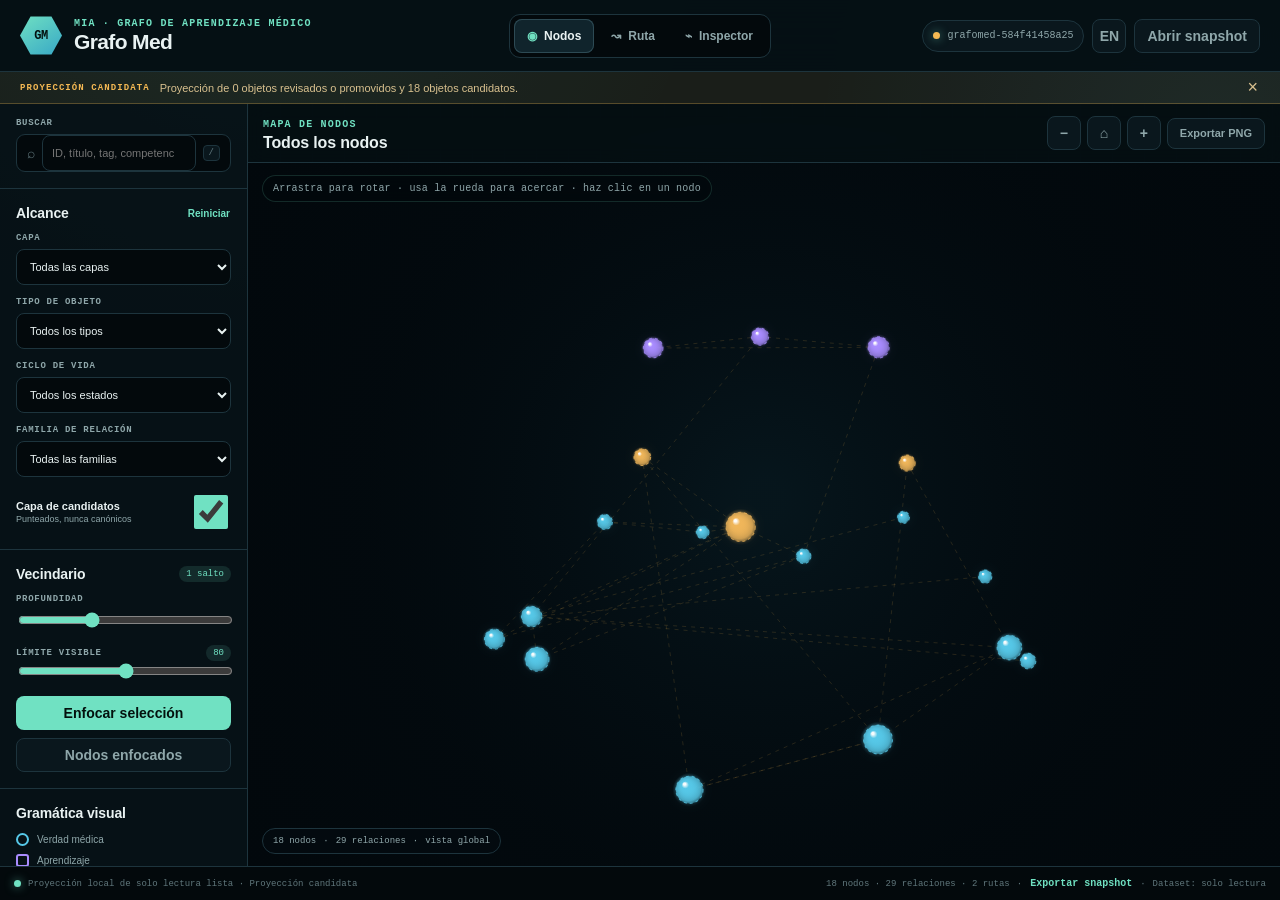
<file: exports/grafomed-viewer.html>
<!doctype html>
<html lang="es">
<head>
  <meta charset="utf-8">
  <meta name="viewport" content="width=device-width, initial-scale=1">
  <meta name="color-scheme" content="dark">
  <meta name="description" content="Visor 3D local e interactivo de snapshots versionados de Grafo Med.">
  <title>Grafo Med · Visor 3D</title>
  <style>
:root {
  --bg: #061015;
  --bg-deep: #03090c;
  --panel: #0a171d;
  --panel-strong: #0d1d24;
  --panel-soft: #10242c;
  --line: #1d343d;
  --line-strong: #2d4a54;
  --text: #e9f2f2;
  --muted: #8fa7aa;
  --faint: #60777c;
  --accent: #70e1c2;
  --accent-strong: #25b998;
  --accent-soft: rgba(112, 225, 194, 0.12);
  --amber: #f5b953;
  --red: #ff6f78;
  --medical: #56c8e8;
  --learning: #a98cff;
  --assembly: #f0b65a;
  --learner: #70d990;
  --derived: #ed79bb;
  --shadow: 0 18px 60px rgba(0, 0, 0, 0.28);
  --radius: 14px;
  --mono: ui-monospace, SFMono-Regular, Menlo, Monaco, Consolas, "Liberation Mono", monospace;
  --sans: Inter, ui-sans-serif, -apple-system, BlinkMacSystemFont, "Segoe UI", sans-serif;
}

* {
  box-sizing: border-box;
}

html,
body {
  min-height: 100%;
}

body {
  margin: 0;
  overflow: hidden;
  background:
    radial-gradient(circle at 20% -10%, rgba(50, 181, 162, 0.09), transparent 32%),
    radial-gradient(circle at 95% 15%, rgba(86, 200, 232, 0.07), transparent 28%),
    var(--bg);
  color: var(--text);
  font-family: var(--sans);
  font-size: 14px;
}

button,
input,
select,
textarea {
  color: inherit;
  font: inherit;
}

button,
select,
input[type="range"] {
  cursor: pointer;
}

button:focus-visible,
input:focus-visible,
select:focus-visible,
textarea:focus-visible,
[tabindex="0"]:focus-visible {
  outline: 2px solid var(--accent);
  outline-offset: 2px;
}

.skip-link {
  position: fixed;
  left: 16px;
  top: -60px;
  z-index: 100;
  padding: 10px 14px;
  border-radius: 8px;
  background: var(--accent);
  color: #04110e;
  font-weight: 800;
  transition: top 140ms ease;
}

.skip-link:focus {
  top: 12px;
}

.app-shell {
  display: grid;
  grid-template-rows: 72px auto minmax(0, 1fr) 34px;
  height: 100vh;
}

.topbar {
  display: grid;
  grid-template-columns: minmax(250px, 1fr) auto minmax(250px, 1fr);
  align-items: center;
  gap: 20px;
  padding: 0 20px;
  border-bottom: 1px solid var(--line);
  background: rgba(6, 16, 21, 0.94);
  backdrop-filter: blur(18px);
  z-index: 10;
}

.brand-block,
.topbar-actions,
.mode-switcher,
.stage-actions,
.status-group,
.section-heading,
.inspector-header,
.dialog-header,
.dialog-actions {
  display: flex;
  align-items: center;
}

.brand-block {
  gap: 12px;
  min-width: 0;
}

.brand-mark {
  display: grid;
  place-items: center;
  width: 42px;
  height: 42px;
  flex: 0 0 auto;
  clip-path: polygon(25% 5%, 75% 5%, 100% 50%, 75% 95%, 25% 95%, 0 50%);
  background: linear-gradient(145deg, var(--accent), #36a6c6);
  color: #03100e;
  box-shadow: 0 0 26px rgba(112, 225, 194, 0.22);
  font-family: var(--mono);
  font-size: 12px;
  font-weight: 900;
  letter-spacing: -0.04em;
}

.eyebrow,
.stage-kicker {
  color: var(--accent);
  font-family: var(--mono);
  font-size: 10px;
  font-weight: 700;
  letter-spacing: 0.12em;
  line-height: 1.3;
}

h1,
h2,
h3,
p {
  margin-top: 0;
}

h1 {
  margin-bottom: 0;
  font-size: 21px;
  letter-spacing: -0.03em;
}

h2 {
  margin-bottom: 0;
  font-size: 14px;
  font-weight: 750;
  letter-spacing: -0.01em;
}

h3 {
  margin-bottom: 8px;
  font-size: 17px;
}

.mode-switcher {
  justify-self: center;
  gap: 4px;
  padding: 4px;
  border: 1px solid var(--line);
  border-radius: 11px;
  background: var(--bg-deep);
}

.mode-button {
  display: flex;
  align-items: center;
  gap: 7px;
  min-height: 34px;
  padding: 0 13px;
  border: 0;
  border-radius: 8px;
  background: transparent;
  color: var(--muted);
  font-size: 12px;
  font-weight: 700;
}

.mode-button:hover {
  color: var(--text);
  background: var(--panel);
}

.mode-button.is-active {
  color: var(--text);
  background: var(--panel-soft);
  box-shadow: inset 0 0 0 1px var(--line-strong);
}

.mode-button.is-active span:first-child {
  color: var(--accent);
}

.topbar-actions {
  justify-self: end;
  gap: 8px;
}

.snapshot-chip {
  display: flex;
  align-items: center;
  gap: 7px;
  max-width: 180px;
  min-height: 32px;
  padding: 0 10px;
  border: 1px solid var(--line);
  border-radius: 999px;
  background: var(--panel);
  color: var(--muted);
  font-family: var(--mono);
  font-size: 10px;
}

.snapshot-chip span:last-child {
  overflow: hidden;
  text-overflow: ellipsis;
  white-space: nowrap;
}

.snapshot-dot,
.status-light {
  width: 7px;
  height: 7px;
  flex: 0 0 auto;
  border-radius: 50%;
  background: var(--accent);
  box-shadow: 0 0 10px rgba(112, 225, 194, 0.58);
}

.icon-button,
.secondary-button,
.primary-button,
.text-button,
.footer-button {
  border: 1px solid var(--line);
  border-radius: 8px;
  background: var(--panel);
  color: var(--muted);
  font-weight: 700;
  transition: border-color 120ms ease, color 120ms ease, background 120ms ease, transform 120ms ease;
}

.icon-button:hover,
.secondary-button:hover,
.text-button:hover,
.footer-button:hover {
  border-color: var(--line-strong);
  color: var(--text);
  background: var(--panel-soft);
}

.icon-button:active,
.secondary-button:active,
.primary-button:active {
  transform: translateY(1px);
}

.icon-button {
  display: inline-grid;
  place-items: center;
  width: 34px;
  height: 34px;
  padding: 0;
}

.icon-button.small {
  width: 28px;
  height: 28px;
}

.secondary-button,
.primary-button {
  min-height: 34px;
  padding: 0 12px;
}

.secondary-button.compact {
  min-height: 31px;
  font-size: 11px;
}

.primary-button {
  border-color: transparent;
  background: var(--accent);
  color: #03110d;
}

.primary-button:hover {
  background: #8bebd1;
}

.text-button,
.footer-button {
  padding: 0;
  border-color: transparent;
  background: transparent;
  color: var(--accent);
  font-size: 10px;
}

.notice-bar {
  position: relative;
  display: flex;
  align-items: center;
  gap: 10px;
  min-height: 32px;
  padding: 6px 44px 6px 20px;
  border-bottom: 1px solid rgba(245, 185, 83, 0.28);
  background: rgba(245, 185, 83, 0.08);
  color: #d9c18f;
  font-size: 11px;
}

.notice-bar strong {
  color: var(--amber);
  font-family: var(--mono);
  font-size: 9px;
  letter-spacing: 0.12em;
}

.notice-bar.is-canonical {
  border-bottom-color: rgba(112, 225, 194, 0.24);
  background: rgba(112, 225, 194, 0.07);
  color: #9fc6bc;
}

.notice-bar.is-canonical strong {
  color: var(--accent);
}

.notice-dismiss {
  position: absolute;
  right: 16px;
  border: 0;
  background: transparent;
  color: inherit;
  font-size: 18px;
}

.workspace-grid {
  display: grid;
  grid-template-columns: 248px minmax(420px, 1fr) 330px;
  min-height: 0;
}

body:not(.has-node-selection) .workspace-grid {
  grid-template-columns: 248px minmax(420px, 1fr);
}

body:not(.has-node-selection) .inspector-rail {
  display: none;
}

.control-rail,
.inspector-rail {
  min-height: 0;
  overflow-y: auto;
  background: rgba(7, 18, 23, 0.76);
  scrollbar-color: var(--line-strong) transparent;
  scrollbar-width: thin;
}

.control-rail {
  border-right: 1px solid var(--line);
}

.inspector-rail {
  display: flex;
  flex-direction: column;
  border-left: 1px solid var(--line);
}

.control-section {
  padding: 16px;
  border-bottom: 1px solid var(--line);
}

.search-section {
  padding-top: 14px;
}

.control-label {
  display: block;
  margin: 12px 0 6px;
  color: var(--muted);
  font-family: var(--mono);
  font-size: 9px;
  font-weight: 700;
  letter-spacing: 0.08em;
  text-transform: uppercase;
}

.search-section .control-label,
.proposal-dialog .control-label:first-of-type {
  margin-top: 0;
}

.search-box {
  display: grid;
  grid-template-columns: auto 1fr auto;
  align-items: center;
  gap: 7px;
  min-height: 38px;
  padding: 0 10px;
  border: 1px solid var(--line);
  border-radius: 9px;
  background: var(--bg-deep);
  color: var(--faint);
}

.search-box:focus-within {
  border-color: var(--accent-strong);
  box-shadow: 0 0 0 3px var(--accent-soft);
}

.search-box input {
  min-width: 0;
  border: 0;
  outline: 0;
  background: transparent;
  color: var(--text);
  font-size: 12px;
  cursor: text;
}

.search-box kbd {
  padding: 2px 5px;
  border: 1px solid var(--line);
  border-radius: 4px;
  background: var(--panel);
  color: var(--faint);
  font-family: var(--mono);
  font-size: 9px;
}

.search-results {
  display: none;
  margin-top: 6px;
  border: 1px solid var(--line);
  border-radius: 9px;
  overflow: hidden;
  background: var(--panel-strong);
  box-shadow: var(--shadow);
}

.search-results.is-open {
  display: block;
}

.search-result {
  display: grid;
  width: 100%;
  gap: 2px;
  padding: 9px 10px;
  border: 0;
  border-bottom: 1px solid var(--line);
  background: transparent;
  color: var(--text);
  text-align: left;
}

.search-result:last-child {
  border-bottom: 0;
}

.search-result:hover {
  background: var(--accent-soft);
}

.search-result small {
  color: var(--muted);
  font-family: var(--mono);
  font-size: 9px;
}

.section-heading {
  justify-content: space-between;
  gap: 10px;
}

.budget-heading {
  margin-top: 14px;
}

.budget-heading .control-label {
  margin: 0;
}

select,
input:not([type="range"]),
textarea {
  width: 100%;
  border: 1px solid var(--line);
  border-radius: 8px;
  background: var(--bg-deep);
  color: var(--text);
}

select,
input:not([type="range"]) {
  min-height: 36px;
  padding: 0 9px;
  font-size: 11px;
}

textarea {
  padding: 10px;
  resize: vertical;
  font-size: 12px;
  line-height: 1.5;
}

input[type="range"] {
  width: 100%;
  accent-color: var(--accent);
}

.toggle-row {
  display: flex;
  align-items: center;
  justify-content: space-between;
  gap: 12px;
  margin-top: 14px;
  color: var(--text);
  font-size: 11px;
}

.toggle-row span {
  display: grid;
  gap: 2px;
}

.toggle-row small {
  color: var(--muted);
  font-size: 9px;
}

.toggle-row input {
  width: 34px;
  height: 18px;
  accent-color: var(--accent);
}

.value-badge {
  padding: 3px 7px;
  border-radius: 999px;
  background: var(--accent-soft);
  color: var(--accent);
  font-family: var(--mono);
  font-size: 9px;
}

.button-stack {
  display: grid;
  grid-template-columns: 1fr;
  gap: 8px;
  margin-top: 14px;
}

.legend-section h2 {
  margin-bottom: 12px;
}

.legend-list {
  display: grid;
  gap: 8px;
}

.legend-item {
  display: flex;
  align-items: center;
  gap: 8px;
  color: var(--muted);
  font-size: 10px;
}

.legend-shape,
.legend-candidate {
  width: 13px;
  height: 13px;
  flex: 0 0 auto;
  border: 2px solid currentColor;
}

.legend-shape.medical_truth {
  border-radius: 50%;
  color: var(--medical);
}

.legend-shape.learning_representation {
  border-radius: 3px;
  color: var(--learning);
}

.legend-shape.assemblies {
  clip-path: polygon(50% 0, 100% 28%, 82% 100%, 18% 100%, 0 28%);
  background: var(--assembly);
  border: 0;
}

.legend-shape.learner_state {
  color: var(--learner);
  transform: rotate(45deg) scale(0.76);
}

.legend-shape.derived_projections {
  border-radius: 999px;
  color: var(--derived);
}

.legend-candidate {
  border-color: var(--amber);
  border-style: dashed;
  border-radius: 50%;
}

.legend-edge {
  width: 18px;
  height: 1px;
  background: var(--faint);
  box-shadow: 5px -2px 0 -1px var(--faint), 5px 2px 0 -1px var(--faint);
}

.legend-divider {
  height: 1px;
  margin: 10px 0;
  background: var(--line);
}

.main-stage {
  position: relative;
  min-width: 0;
  min-height: 0;
  overflow: hidden;
  background:
    linear-gradient(rgba(29, 52, 61, 0.16) 1px, transparent 1px),
    linear-gradient(90deg, rgba(29, 52, 61, 0.16) 1px, transparent 1px),
    radial-gradient(circle at center, rgba(24, 67, 73, 0.18), transparent 58%),
    var(--bg-deep);
  background-size: 32px 32px, 32px 32px, auto, auto;
}

.stage-panel {
  display: none;
  flex-direction: column;
  height: 100%;
  min-height: 0;
}

.stage-panel.is-active {
  display: flex;
}

.stage-toolbar {
  display: flex;
  align-items: center;
  justify-content: space-between;
  gap: 16px;
  min-height: 58px;
  padding: 10px 15px;
  border-bottom: 1px solid var(--line);
  background: rgba(6, 16, 21, 0.76);
  backdrop-filter: blur(10px);
}

.stage-toolbar h2 {
  margin-top: 3px;
  font-size: 16px;
}

.stage-actions {
  gap: 6px;
}

.graph-canvas-wrap {
  position: relative;
  flex: 1;
  min-height: 0;
  overflow: hidden;
  background:
    radial-gradient(circle at 50% 46%, rgba(22, 69, 82, 0.15), transparent 54%),
    #02080c;
}

#graph-canvas {
  display: block;
  width: 100%;
  height: 100%;
  user-select: none;
  touch-action: none;
  cursor: grab;
  outline: none;
}

#graph-canvas:focus-visible {
  box-shadow: inset 0 0 0 2px rgba(112, 225, 194, 0.72);
}

#graph-canvas.is-orbiting {
  cursor: grabbing;
}

.graph-svg-fallback {
  display: none !important;
}

.orbit-hint {
  position: absolute;
  top: 12px;
  left: 14px;
  z-index: 3;
  margin: 0;
  padding: 7px 10px;
  border: 1px solid rgba(112, 225, 194, 0.16);
  border-radius: 999px;
  background: rgba(2, 8, 12, 0.64);
  color: #8fa7aa;
  font-family: var(--mono);
  font-size: 10px;
  letter-spacing: 0.02em;
  pointer-events: none;
  backdrop-filter: blur(8px);
}

.graph-tooltip {
  position: absolute;
  z-index: 5;
  display: grid;
  gap: 3px;
  max-width: min(320px, 42vw);
  padding: 8px 11px;
  border: 1px solid rgba(112, 225, 194, 0.38);
  border-radius: 9px;
  background: rgba(3, 12, 17, 0.94);
  box-shadow: 0 10px 30px rgba(0, 0, 0, 0.34), 0 0 18px rgba(112, 225, 194, 0.08);
  color: var(--text);
  transform: translate(16px, -50%);
  pointer-events: none;
}

.graph-tooltip[hidden] {
  display: none;
}

.graph-tooltip strong {
  font-size: 12px;
}

.graph-tooltip span {
  color: var(--muted);
  font-family: var(--mono);
  font-size: 9px;
  text-transform: uppercase;
}

.sr-only {
  position: absolute !important;
  width: 1px !important;
  height: 1px !important;
  padding: 0 !important;
  margin: -1px !important;
  overflow: hidden !important;
  clip: rect(0, 0, 0, 0) !important;
  white-space: nowrap !important;
  border: 0 !important;
}

#arrow-default path {
  fill: #58727a;
}

.graph-edge {
  fill: none;
  stroke: #45616a;
  stroke-width: 1.2;
  opacity: 0.62;
  vector-effect: non-scaling-stroke;
}

.graph-edge.is-candidate {
  stroke: var(--amber);
  stroke-dasharray: 5 4;
  opacity: 0.38;
}

.graph-edge.is-related {
  stroke: var(--accent);
  stroke-width: 2;
  opacity: 0.92;
}

.edge-label {
  fill: #9bb2b5;
  paint-order: stroke;
  stroke: var(--bg-deep);
  stroke-width: 4px;
  stroke-linejoin: round;
  font-family: var(--mono);
  font-size: 8px;
  pointer-events: none;
}

.graph-node {
  cursor: pointer;
}

.graph-node .node-shape {
  stroke-width: 2;
  transition: filter 120ms ease, stroke-width 120ms ease;
  vector-effect: non-scaling-stroke;
}

.graph-node:hover .node-shape,
.graph-node.is-selected .node-shape {
  stroke-width: 3;
  filter: drop-shadow(0 0 8px rgba(112, 225, 194, 0.46));
}

.graph-node.is-candidate .node-shape {
  stroke: var(--amber) !important;
  stroke-dasharray: 5 3;
}

.node-label {
  fill: var(--text);
  paint-order: stroke;
  stroke: var(--bg-deep);
  stroke-width: 5px;
  stroke-linejoin: round;
  font-size: 10px;
  font-weight: 700;
  pointer-events: none;
}

.node-sublabel {
  fill: var(--muted);
  paint-order: stroke;
  stroke: var(--bg-deep);
  stroke-width: 4px;
  font-family: var(--mono);
  font-size: 7px;
  pointer-events: none;
}

.cluster-count {
  fill: var(--text);
  font-size: 17px;
  font-weight: 800;
  text-anchor: middle;
  pointer-events: none;
}

.canvas-hud {
  position: absolute;
  left: 14px;
  bottom: 12px;
  display: flex;
  gap: 7px;
  padding: 7px 10px;
  border: 1px solid var(--line);
  border-radius: 999px;
  background: rgba(4, 12, 16, 0.82);
  color: var(--muted);
  font-family: var(--mono);
  font-size: 9px;
  backdrop-filter: blur(8px);
  pointer-events: none;
}

.canvas-empty {
  position: absolute;
  inset: 0;
  display: grid;
  place-content: center;
  justify-items: center;
  padding: 30px;
  text-align: center;
}

.canvas-empty[hidden] {
  display: none;
}

.empty-symbol {
  display: grid;
  place-items: center;
  width: 68px;
  height: 68px;
  margin-bottom: 14px;
  border: 1px dashed var(--line-strong);
  border-radius: 50%;
  color: var(--accent);
  font-size: 32px;
}

.canvas-empty p {
  max-width: 360px;
  color: var(--muted);
}

.route-toolbar select {
  width: min(320px, 48%);
}

.route-content {
  flex: 1;
  overflow-y: auto;
  padding: 24px clamp(18px, 5vw, 64px) 50px;
}

.route-empty {
  max-width: 560px;
  margin: 60px auto;
  justify-items: center;
  text-align: center;
}

.route-hero {
  max-width: 820px;
  margin: 0 auto 26px;
  padding: 18px 20px;
  border: 1px solid var(--line);
  border-radius: var(--radius);
  background: linear-gradient(135deg, rgba(112, 225, 194, 0.09), rgba(86, 200, 232, 0.04));
}

.route-hero h3 {
  margin-bottom: 7px;
  font-size: 22px;
}

.route-hero p {
  margin-bottom: 0;
  color: var(--muted);
  line-height: 1.6;
}

.route-timeline {
  position: relative;
  display: grid;
  gap: 12px;
  max-width: 820px;
  margin: 0 auto;
}

.route-timeline::before {
  content: "";
  position: absolute;
  left: 21px;
  top: 25px;
  bottom: 25px;
  width: 1px;
  background: linear-gradient(var(--accent), var(--line-strong));
}

.route-step {
  position: relative;
  display: grid;
  grid-template-columns: 44px 1fr auto;
  align-items: center;
  gap: 12px;
  width: 100%;
  padding: 12px 14px 12px 0;
  border: 1px solid var(--line);
  border-radius: 12px;
  background: rgba(10, 23, 29, 0.92);
  color: var(--text);
  text-align: left;
}

.route-step:hover,
.route-step.is-selected {
  border-color: var(--accent-strong);
  background: var(--panel-soft);
}

.route-step-index {
  z-index: 1;
  display: grid;
  place-items: center;
  width: 28px;
  height: 28px;
  margin-left: 8px;
  border: 2px solid var(--accent);
  border-radius: 50%;
  background: var(--bg-deep);
  color: var(--accent);
  font-family: var(--mono);
  font-size: 10px;
  font-weight: 800;
}

.route-step-copy {
  display: grid;
  gap: 4px;
}

.route-step-copy strong {
  font-size: 13px;
}

.route-step-copy small {
  color: var(--muted);
  line-height: 1.4;
}

.route-kind {
  padding: 4px 7px;
  border: 1px solid var(--line);
  border-radius: 999px;
  color: var(--accent);
  font-family: var(--mono);
  font-size: 8px;
  text-transform: uppercase;
}

.focused-inspector {
  flex: 1;
  overflow-y: auto;
  padding: 24px clamp(18px, 5vw, 70px) 60px;
}

.focused-card {
  max-width: 880px;
  margin: 0 auto;
  padding: 24px;
  border: 1px solid var(--line);
  border-radius: var(--radius);
  background: rgba(10, 23, 29, 0.9);
  box-shadow: var(--shadow);
}

.inspector-header {
  justify-content: space-between;
  min-height: 52px;
  padding: 10px 14px;
  border-bottom: 1px solid var(--line);
}

.inspector-content {
  flex: 1;
  padding: 16px;
}

.inspector-actions {
  display: grid;
  grid-template-columns: 1fr auto;
  gap: 8px;
  padding: 12px 14px;
  border-top: 1px solid var(--line);
  background: var(--panel);
}

.inspector-actions[hidden] {
  display: none;
}

.selection-empty {
  display: grid;
  align-content: start;
  gap: 14px;
  color: var(--muted);
}

.selection-empty .empty-symbol {
  width: 50px;
  height: 50px;
  margin: 4px 0 0;
  font-size: 22px;
}

.snapshot-summary {
  display: grid;
  grid-template-columns: repeat(2, 1fr);
  gap: 8px;
}

.metric-card {
  padding: 10px;
  border: 1px solid var(--line);
  border-radius: 9px;
  background: var(--bg-deep);
}

.metric-card strong {
  display: block;
  color: var(--text);
  font-size: 18px;
}

.metric-card span {
  color: var(--muted);
  font-size: 9px;
}

.object-title-row {
  display: flex;
  align-items: flex-start;
  gap: 10px;
  margin-bottom: 8px;
}

.object-glyph {
  width: 16px;
  height: 16px;
  flex: 0 0 auto;
  margin-top: 3px;
  border: 2px solid var(--medical);
  border-radius: 50%;
}

.object-glyph.learning_representation {
  border-color: var(--learning);
  border-radius: 3px;
}

.object-glyph.assemblies {
  border-color: var(--assembly);
  clip-path: polygon(50% 0, 100% 28%, 82% 100%, 18% 100%, 0 28%);
  background: var(--assembly);
}

.object-glyph.learner_state {
  border-color: var(--learner);
  border-radius: 0;
  transform: rotate(45deg) scale(0.76);
}

.object-glyph.derived_projections {
  border-color: var(--derived);
  border-radius: 999px;
}

.object-title-row h3 {
  margin-bottom: 2px;
}

.mono-id {
  color: var(--faint);
  font-family: var(--mono);
  font-size: 9px;
  word-break: break-all;
}

.object-summary {
  margin: 12px 0 16px;
  color: #bacacc;
  font-size: 12px;
  line-height: 1.6;
}

.pill-row {
  display: flex;
  flex-wrap: wrap;
  gap: 5px;
}

.pill {
  display: inline-flex;
  align-items: center;
  min-height: 22px;
  padding: 0 7px;
  border: 1px solid var(--line);
  border-radius: 999px;
  background: var(--bg-deep);
  color: var(--muted);
  font-family: var(--mono);
  font-size: 8px;
}

.pill.is-candidate {
  border-color: rgba(245, 185, 83, 0.4);
  color: var(--amber);
}

.detail-section {
  margin-top: 18px;
  padding-top: 14px;
  border-top: 1px solid var(--line);
}

.detail-section h4 {
  margin: 0 0 9px;
  color: var(--muted);
  font-family: var(--mono);
  font-size: 9px;
  letter-spacing: 0.1em;
  text-transform: uppercase;
}

.learning-contract {
  display: grid;
  gap: 9px;
  padding: 14px;
  border: 1px solid rgba(112, 225, 194, 0.22);
  border-radius: 10px;
  background: linear-gradient(145deg, rgba(112, 225, 194, 0.07), rgba(4, 14, 19, 0.22));
}

.learning-contract h4 {
  margin-bottom: 1px;
  color: var(--accent);
}

.learning-contract-item {
  display: grid;
  gap: 4px;
}

.learning-contract-item span {
  color: var(--faint);
  font-family: var(--mono);
  font-size: 8px;
  letter-spacing: 0.08em;
  text-transform: uppercase;
}

.learning-contract-item p {
  margin: 0;
  color: #d5e1e1;
  font-size: 11px;
  line-height: 1.5;
}

.detail-grid {
  display: grid;
  grid-template-columns: minmax(90px, 0.38fr) 1fr;
  gap: 7px 12px;
  margin: 0;
  font-size: 10px;
}

.detail-grid dt {
  color: var(--faint);
}

.detail-grid dd {
  margin: 0;
  color: #c7d5d6;
  overflow-wrap: anywhere;
}

.relation-list,
.source-list,
.warning-list {
  display: grid;
  gap: 6px;
  margin: 0;
  padding: 0;
  list-style: none;
}

.relation-button,
.source-item,
.warning-item {
  width: 100%;
  padding: 8px 9px;
  border: 1px solid var(--line);
  border-radius: 8px;
  background: var(--bg-deep);
  color: var(--muted);
  font-family: var(--mono);
  font-size: 9px;
  line-height: 1.4;
  text-align: left;
  overflow-wrap: anywhere;
}

.relation-button:hover {
  border-color: var(--accent-strong);
  color: var(--text);
}

.warning-item {
  border-color: rgba(245, 185, 83, 0.24);
  color: #d9c18f;
}

.proposal-dialog {
  width: min(610px, calc(100vw - 28px));
  padding: 0;
  border: 1px solid var(--line-strong);
  border-radius: 16px;
  background: var(--panel-strong);
  color: var(--text);
  box-shadow: 0 24px 90px rgba(0, 0, 0, 0.62);
}

.proposal-dialog::backdrop {
  background: rgba(1, 6, 8, 0.78);
  backdrop-filter: blur(7px);
}

.proposal-dialog form {
  padding: 20px;
}

.dialog-header {
  justify-content: space-between;
  gap: 20px;
}

.dialog-header h2 {
  margin-top: 4px;
  font-size: 20px;
}

.dialog-note {
  margin: 12px 0 18px;
  padding: 10px 12px;
  border-left: 3px solid var(--amber);
  background: rgba(245, 185, 83, 0.08);
  color: #c9bb9e;
  font-size: 11px;
  line-height: 1.5;
}

.dialog-actions {
  justify-content: flex-end;
  gap: 8px;
  margin-top: 18px;
}

.toast {
  position: fixed;
  right: 18px;
  bottom: 48px;
  z-index: 100;
  max-width: 340px;
  padding: 10px 13px;
  border: 1px solid var(--line-strong);
  border-radius: 9px;
  background: var(--panel-strong);
  color: var(--text);
  box-shadow: var(--shadow);
  opacity: 0;
  pointer-events: none;
  transform: translateY(8px);
  transition: opacity 160ms ease, transform 160ms ease;
}

.toast.is-visible {
  opacity: 1;
  transform: translateY(0);
}

.statusbar {
  display: flex;
  align-items: center;
  justify-content: space-between;
  gap: 16px;
  min-width: 0;
  padding: 0 14px;
  border-top: 1px solid var(--line);
  background: var(--bg-deep);
  color: var(--faint);
  font-family: var(--mono);
  font-size: 9px;
}

.status-group {
  min-width: 0;
  gap: 7px;
}

.status-group span:not(.status-light) {
  overflow: hidden;
  text-overflow: ellipsis;
  white-space: nowrap;
}

.status-meta {
  justify-content: flex-end;
}

@media (max-width: 1180px) {
  .workspace-grid {
    grid-template-columns: 220px minmax(380px, 1fr) 290px;
  }

  body:not(.has-node-selection) .workspace-grid {
    grid-template-columns: 220px minmax(380px, 1fr);
  }

  .snapshot-chip {
    display: none;
  }
}

@media (max-width: 940px) {
  body {
    overflow: auto;
  }

  .app-shell {
    height: auto;
    min-height: 100vh;
    grid-template-rows: auto auto auto auto;
  }

  .topbar {
    grid-template-columns: 1fr auto;
    min-height: 72px;
  }

  .mode-switcher {
    grid-column: 1 / -1;
    grid-row: 2;
    justify-self: stretch;
    justify-content: center;
    margin-bottom: 10px;
  }

  .topbar-actions {
    grid-column: 2;
    grid-row: 1;
  }

  .workspace-grid {
    grid-template-columns: 210px minmax(0, 1fr);
    min-height: 780px;
  }

  body:not(.has-node-selection) .workspace-grid {
    grid-template-columns: 210px minmax(0, 1fr);
  }

  .inspector-rail {
    grid-column: 1 / -1;
    min-height: 360px;
    border-top: 1px solid var(--line);
    border-left: 0;
  }

  .main-stage {
    min-height: 680px;
  }

  .statusbar {
    min-height: 38px;
  }
}

@media (max-width: 680px) {
  .topbar {
    padding: 10px 12px 0;
  }

  .eyebrow {
    display: none;
  }

  .secondary-button#open-snapshot,
  #import-button {
    max-width: 92px;
    overflow: hidden;
    text-overflow: ellipsis;
    white-space: nowrap;
  }

  .mode-button {
    flex: 1;
    justify-content: center;
  }

  .notice-bar {
    align-items: flex-start;
  }

  .workspace-grid {
    display: flex;
    flex-direction: column;
  }

  .control-rail {
    display: grid;
    grid-template-columns: repeat(2, minmax(0, 1fr));
    max-height: none;
    border-right: 0;
    border-bottom: 1px solid var(--line);
  }

  .search-section,
  .legend-section {
    grid-column: 1 / -1;
  }

  .main-stage {
    min-height: 640px;
  }

  .stage-toolbar {
    align-items: flex-start;
  }

  .stage-actions {
    flex-wrap: wrap;
    justify-content: flex-end;
  }

  .route-toolbar {
    flex-direction: column;
  }

  .route-toolbar select {
    width: 100%;
  }

  .route-step {
    grid-template-columns: 44px 1fr;
  }

  .route-kind {
    grid-column: 2;
    justify-self: start;
  }

  .status-meta span:last-child,
  .status-meta > span[aria-hidden="true"] {
    display: none;
  }
}

@media (prefers-reduced-motion: reduce) {
  *,
  *::before,
  *::after {
    scroll-behavior: auto !important;
    transition-duration: 0.01ms !important;
    animation-duration: 0.01ms !important;
  }
}

</style>
</head>
<body>
  <a class="skip-link" href="#main-stage">Saltar a la visualización</a>

  <div class="app-shell">
    <header class="topbar">
      <div class="brand-block" aria-label="Grafo Med viewer">
        <div class="brand-mark" aria-hidden="true"><span>GM</span></div>
        <div>
          <div class="eyebrow">MIA · GRAFO DE APRENDIZAJE MÉDICO</div>
          <h1>Grafo Med</h1>
        </div>
      </div>

      <nav class="mode-switcher" aria-label="Viewer mode">
        <button class="mode-button is-active" data-mode="graph" type="button">
          <span aria-hidden="true">◉</span><span data-i18n="modeGraph">Nodos</span>
        </button>
        <button class="mode-button" data-mode="route" type="button">
          <span aria-hidden="true">↝</span><span data-i18n="modeRoute">Ruta</span>
        </button>
        <button class="mode-button" data-mode="inspector" type="button">
          <span aria-hidden="true">⌁</span><span data-i18n="modeInspector">Inspector</span>
        </button>
      </nav>

      <div class="topbar-actions">
        <div class="snapshot-chip" id="snapshot-chip" title="Current snapshot">
          <span class="snapshot-dot"></span>
          <span id="snapshot-short">Cargando…</span>
        </div>
        <button class="icon-button" id="language-toggle" type="button" aria-label="Change language">ES</button>
        <button class="secondary-button" id="import-button" type="button" data-i18n="openSnapshot">Abrir snapshot</button>
        <input id="snapshot-file" type="file" accept="application/json,.json" hidden>
      </div>
    </header>

    <section class="notice-bar" id="notice-bar" aria-live="polite">
      <strong id="notice-label">SNAPSHOT</strong>
      <span id="notice-text">Cargando datos del visor…</span>
      <button id="notice-dismiss" class="notice-dismiss" type="button" aria-label="Dismiss notice">×</button>
    </section>

    <div class="workspace-grid">
      <aside class="control-rail" aria-label="Graph controls">
        <section class="control-section search-section">
          <label class="control-label" for="graph-search" data-i18n="search">Buscar</label>
          <div class="search-box">
            <span aria-hidden="true">⌕</span>
            <input id="graph-search" type="search" autocomplete="off" placeholder="ID, título, tag, competencia…">
            <kbd>/</kbd>
          </div>
          <div class="search-results" id="search-results" role="listbox" aria-label="Search results"></div>
        </section>

        <section class="control-section">
          <div class="section-heading">
            <h2 data-i18n="scope">Scope</h2>
            <button class="text-button" id="clear-filters" type="button" data-i18n="reset">Reset</button>
          </div>

          <label class="control-label" for="layer-filter" data-i18n="layer">Layer</label>
          <select id="layer-filter"><option value="all">All layers</option></select>

          <label class="control-label" for="type-filter" data-i18n="objectType">Object type</label>
          <select id="type-filter"><option value="all">All types</option></select>

          <label class="control-label" for="status-filter" data-i18n="lifecycle">Lifecycle</label>
          <select id="status-filter"><option value="all">All states</option></select>

          <label class="control-label" for="family-filter" data-i18n="relationFamily">Relation family</label>
          <select id="family-filter"><option value="all">All families</option></select>

          <label class="toggle-row" for="candidate-toggle">
            <span>
              <strong data-i18n="candidateOverlay">Candidate overlay</strong>
              <small data-i18n="candidateHint">Dashed, never canonical</small>
            </span>
            <input id="candidate-toggle" type="checkbox" checked>
          </label>
        </section>

        <section class="control-section">
          <div class="section-heading">
            <h2 data-i18n="neighborhood">Neighborhood</h2>
            <span class="value-badge" id="depth-value">1 hop</span>
          </div>
          <label class="control-label" for="depth-range" data-i18n="depth">Depth</label>
          <input id="depth-range" type="range" min="0" max="3" value="1" step="1">

          <div class="section-heading budget-heading">
            <label class="control-label" for="node-budget" data-i18n="visibleBudget">Visible budget</label>
            <span class="value-badge" id="budget-value">80</span>
          </div>
          <input id="node-budget" type="range" min="10" max="150" value="80" step="10">

          <div class="button-stack">
            <button class="primary-button" id="focus-button" type="button" data-i18n="focusSelection">Focus selection</button>
            <button class="secondary-button" id="overview-button" type="button" data-i18n="allNodes">All nodes</button>
          </div>
        </section>

        <section class="control-section legend-section">
          <h2 data-i18n="visualGrammar">Visual grammar</h2>
          <div class="legend-list" id="layer-legend"></div>
          <div class="legend-divider"></div>
          <div class="legend-item">
            <span class="legend-candidate" aria-hidden="true"></span>
            <span data-i18n="candidate">Candidate</span>
          </div>
          <div class="legend-item">
            <span class="legend-edge" aria-hidden="true"></span>
            <span data-i18n="typedRelation">Typed relation</span>
          </div>
        </section>
      </aside>

      <main class="main-stage" id="main-stage" tabindex="-1">
        <section class="stage-panel is-active" id="graph-stage" data-stage="graph" aria-label="Node map">
          <div class="stage-toolbar">
            <div>
              <span class="stage-kicker" data-i18n="focalView">MAPA DE NODOS</span>
              <h2 id="graph-title">Todos los nodos</h2>
            </div>
            <div class="stage-actions">
              <button class="icon-button" id="zoom-out" type="button" aria-label="Zoom out">−</button>
              <button class="icon-button" id="zoom-reset" type="button" aria-label="Reset zoom">⌂</button>
              <button class="icon-button" id="zoom-in" type="button" aria-label="Zoom in">+</button>
              <button class="secondary-button compact" id="export-svg" type="button" data-i18n="exportPng">Exportar PNG</button>
            </div>
          </div>

          <div class="graph-canvas-wrap" id="graph-canvas-wrap">
            <canvas id="graph-canvas" tabindex="0" role="img" aria-labelledby="graph-title graph-description"></canvas>
            <p class="orbit-hint" data-i18n="orbitHint">Arrastra para rotar · usa la rueda para acercar · haz clic en un nodo</p>
            <div class="graph-tooltip" id="graph-tooltip" hidden></div>
            <div class="sr-only" id="graph-node-a11y" aria-label="Nodos visibles"></div>
            <svg id="graph-svg" class="graph-svg-fallback" aria-hidden="true" hidden>
              <desc id="graph-description">Interactive node map. Select a node to inspect it and double click to refocus.</desc>
              <defs>
                <marker id="arrow-default" viewBox="0 0 10 10" refX="9" refY="5" markerWidth="7" markerHeight="7" orient="auto-start-reverse">
                  <path d="M 0 0 L 10 5 L 0 10 z"></path>
                </marker>
              </defs>
              <g id="viewport-layer">
                <g id="edge-layer"></g>
                <g id="edge-label-layer"></g>
                <g id="node-layer"></g>
              </g>
            </svg>

            <div class="canvas-empty" id="graph-empty" hidden>
              <div class="empty-symbol" aria-hidden="true">○</div>
              <h3 data-i18n="emptyGraph">No graph objects yet</h3>
              <p data-i18n="emptyGraphHint">Build or import a snapshot to begin exploring.</p>
            </div>

            <div class="canvas-hud" id="canvas-hud">
              <span id="visible-count">0 nodes</span>
              <span aria-hidden="true">·</span>
              <span id="edge-count">0 relations</span>
              <span aria-hidden="true">·</span>
              <span id="focus-id">No focus</span>
            </div>
          </div>
        </section>

        <section class="stage-panel" id="route-stage" data-stage="route" aria-label="Learning route">
          <div class="stage-toolbar route-toolbar">
            <div>
              <span class="stage-kicker" data-i18n="explainableRoute">EXPLAINABLE ROUTE</span>
              <h2 data-i18n="routeTimeline">Learning route timeline</h2>
            </div>
            <select id="route-select" aria-label="Select route"></select>
          </div>
          <div class="route-content" id="route-content"></div>
        </section>

        <section class="stage-panel" id="inspector-stage" data-stage="inspector" aria-label="Focused object inspector">
          <div class="stage-toolbar">
            <div>
              <span class="stage-kicker" data-i18n="evidenceView">EVIDENCE VIEW</span>
              <h2 data-i18n="focusedInspector">Focused inspector</h2>
            </div>
          </div>
          <div class="focused-inspector" id="focused-inspector"></div>
        </section>
      </main>

      <aside class="inspector-rail" aria-label="Selection inspector">
        <div class="inspector-header">
          <span class="stage-kicker" data-i18n="selection">SELECTION</span>
          <button class="icon-button small" id="close-selection" type="button" aria-label="Clear selection">×</button>
        </div>
        <div class="inspector-content" id="inspector-content"></div>
        <div class="inspector-actions" id="inspector-actions" hidden>
          <button class="primary-button" id="prepare-proposal" type="button" data-i18n="prepareProposal">Prepare proposal</button>
          <button class="secondary-button" id="copy-object-id" type="button" data-i18n="copyId">Copy ID</button>
        </div>
      </aside>
    </div>

    <footer class="statusbar">
      <div class="status-group">
        <span class="status-light" id="status-light"></span>
        <span id="status-message">Initializing local projection…</span>
      </div>
      <div class="status-group status-meta">
        <span id="total-stats">0 objects</span>
        <span aria-hidden="true">·</span>
        <button class="footer-button" id="export-json" type="button" data-i18n="exportSnapshot">Export snapshot</button>
        <span aria-hidden="true">·</span>
        <span data-i18n="readOnly">Canonical read-only</span>
      </div>
    </footer>
  </div>

  <dialog id="proposal-dialog" class="proposal-dialog">
    <form method="dialog" id="proposal-form">
      <div class="dialog-header">
        <div>
          <span class="stage-kicker" data-i18n="candidateOnly">CANDIDATE ONLY</span>
          <h2 data-i18n="proposalTitle">Prepare graph proposal</h2>
        </div>
        <button class="icon-button" id="proposal-close" type="button" aria-label="Close">×</button>
      </div>
      <p class="dialog-note" data-i18n="proposalNote">This creates a downloadable proposal. It cannot modify or promote canonical graph data.</p>

      <label class="control-label" for="proposal-action" data-i18n="proposalAction">Action</label>
      <select id="proposal-action" name="action">
        <option value="edit_object">Edit selected object</option>
        <option value="create_relation">Create relation from selected object</option>
        <option value="create_object">Create new object</option>
        <option value="contest_object">Contest selected object</option>
      </select>

      <label class="control-label" for="proposal-target" data-i18n="targetObject">Target object</label>
      <input id="proposal-target" name="target" readonly>

      <label class="control-label" for="proposal-summary" data-i18n="requestedChange">Requested change</label>
      <textarea id="proposal-summary" name="summary" rows="5" required placeholder="Describe the proposed change and why it is needed."></textarea>

      <label class="control-label" for="proposal-evidence" data-i18n="evidenceRefs">Evidence or source references</label>
      <textarea id="proposal-evidence" name="evidence" rows="3" placeholder="DOI, PMID, source-lock ID, or local source reference"></textarea>

      <div class="dialog-actions">
        <button class="secondary-button" value="cancel" type="button" id="proposal-cancel" data-i18n="cancel">Cancel</button>
        <button class="secondary-button" type="button" id="copy-proposal" data-i18n="copyJson">Copy JSON</button>
        <button class="primary-button" type="submit" value="download" data-i18n="downloadProposal">Download proposal</button>
      </div>
    </form>
  </dialog>

  <div class="toast" id="toast" role="status" aria-live="polite"></div>

  <script>window.GRAFOMED_VIEWER_DATA = {"schema_version":"0.1","meta":{"snapshot_id":"grafomed-584f41458a25","snapshot_label":"Grafo Med candidate projection","generated_at":"2026-09-22T22:17:28-05:00","graph_version":"584f41458a258eee","data_mode":"candidate_projection","demo":false,"canonical":false,"default_focus":"gm-mastery-gud-evaluation","source_refs":["products/grafomed-v1/routes/route-gud-generated-v0.json","products/grafomed-v1/routes/route-gud-gold-v0.json","products/grafomed-v1/slice-packets/slice-genital-ulcer-syndrome-initial-management-v0/candidates/assemblies/assemblies.yaml","products/grafomed-v1/slice-packets/slice-genital-ulcer-syndrome-initial-management-v0/candidates/learning/learning.yaml","products/grafomed-v1/slice-packets/slice-genital-ulcer-syndrome-initial-management-v0/candidates/nodes/nodes.yaml","products/grafomed-v1/slice-packets/slice-genital-ulcer-syndrome-initial-management-v0/candidates/relations/relations.yaml","products/grafomed-v1/viewer/locales/es.yaml"],"notice":"Projection of 0 reviewed/promoted and 18 candidate object(s).","localizations":{"es":{"snapshot_label":"Proyección candidata de Grafo Med","notice":"Proyección de 0 objetos revisados o promovidos y 18 objetos candidatos."}}},"nodes":[{"id":"gm-assessment-gud-v0","label":"Experimental assessment - anogenital ulcer initial management v0","type":"assessment","layer":"learning_representation","lifecycle":"graph_drafted","evidence_status":"source_locked_candidate","validation_status":"structural_pass","review_status":"pending","summary":"Five original single-best-answer items, one remediation branch, and one transfer case mapped to the two mastery atoms.","tags":["CLIN-DERMATOLOGY","FUNC-DIFFERENTIAL","FUNC-TREATMENT","ROUTE-EXAM-PREP"],"competencies":["AAMC-CORE-EPA-02","AAMC-CORE-EPA-03","AAMC-CORE-EPA-04","CANMEDS15-ME-EC-02.02","CANMEDS15-ME-EC-02.04"],"source_refs":["SRC-MINSA-NTS240-2026","SRC-WHO-STI-2021","SRC-WHO-GUD-SR-2021","SRC-CDC-GUD-2021","SRC-UW-STD-CURRICULUM-2026"],"aliases":[],"candidate":true,"record_path":"products/grafomed-v1/slice-packets/slice-genital-ulcer-syndrome-initial-management-v0/candidates/learning/learning.yaml","details":{"definition":"Five original single-best-answer items, one remediation branch, and one transfer case mapped to the two mastery atoms.","boundaries":["Items are not validated for grading, licensing, or high-stakes decisions.","The transfer case is synthetic and contains no patient-identifiable data."]},"learning_contract":{},"localizations":{"es":{"label":"Evaluación experimental — úlcera anogenital v0","summary":"Cinco preguntas originales de mejor respuesta, una rama de remediación y un caso de transferencia vinculados con los dos átomos de dominio.","details":{},"learning_contract":{}}}},{"id":"gm-clinical-finding-anogenital-ulcer","label":"Anogenital ulcer presentation","type":"clinical_finding","layer":"medical_truth","lifecycle":"graph_drafted","evidence_status":"source_locked_candidate","validation_status":"structural_pass","review_status":"pending","summary":"A break in genital, anal, or perianal skin or mucosa that may present as an ulcer, sore, erosion, or vesicular lesion and may be painful or painless.","tags":["CLIN-DERMATOLOGY","CLIN-INFECTIOUS-DISEASES","SYS-INTEGUMENTARY","SYS-REPRODUCTIVE","FUNC-RECOGNITION"],"competencies":[],"source_refs":["SRC-MINSA-NTS240-2026","SRC-WHO-STI-2021","SRC-CDC-GUD-2021"],"aliases":["genital ulcer","genital sore","perianal ulcer","anogenital ulcer disease presentation"],"candidate":true,"record_path":"products/grafomed-v1/slice-packets/slice-genital-ulcer-syndrome-initial-management-v0/candidates/nodes/nodes.yaml","details":{"definition":"A break in genital, anal, or perianal skin or mucosa that may present as an ulcer, sore, erosion, or vesicular lesion and may be painful or painless.","boundaries":["This object names the presenting finding, not its etiology.","Oral ulcers and isolated anorectal discharge are outside this first slice unless an anogenital ulcer is also present."]},"learning_contract":{},"localizations":{"es":{"label":"Presentación con úlcera anogenital","summary":"Lesión de continuidad en la piel o mucosa genital, anal o perianal que puede presentarse como úlcera, erosión, vesícula o llaga, con o sin dolor.","details":{},"learning_contract":{}}}},{"id":"gm-condition-genital-herpes","label":"Genital herpes","type":"condition","layer":"medical_truth","lifecycle":"graph_drafted","evidence_status":"source_locked_candidate","validation_status":"structural_pass","review_status":"pending","summary":"An anogenital HSV infection that may cause vesicular, ulcerative, painful, recurrent, atypical, or clinically unrecognized disease.","tags":["CLIN-DERMATOLOGY","CLIN-INFECTIOUS-DISEASES","PRECLIN-MICROBIOLOGY","SYS-INTEGUMENTARY","SYS-REPRODUCTIVE","FUNC-DIFFERENTIAL"],"competencies":[],"source_refs":["SRC-WHO-STI-2021","SRC-CDC-GUD-2021","SRC-UW-STD-CURRICULUM-2026"],"aliases":["anogenital herpes","genital HSV infection"],"candidate":true,"record_path":"products/grafomed-v1/slice-packets/slice-genital-ulcer-syndrome-initial-management-v0/candidates/nodes/nodes.yaml","details":{"definition":"An anogenital HSV infection that may cause vesicular, ulcerative, painful, recurrent, atypical, or clinically unrecognized disease.","boundaries":["HSV-1 and HSV-2 typing may affect prognosis and counseling but are not separate nodes in this slice.","Recurrent and suppressive management are outside the first-visit pathway."]},"learning_contract":{},"localizations":{"es":{"label":"Herpes genital","summary":"Infección anogenital por VHS que puede causar enfermedad vesicular, ulcerativa, dolorosa, recurrente, atípica o clínicamente inadvertida.","details":{},"learning_contract":{}}}},{"id":"gm-condition-primary-syphilis","label":"Primary syphilis","type":"condition","layer":"medical_truth","lifecycle":"graph_drafted","evidence_status":"source_locked_candidate","validation_status":"structural_pass","review_status":"pending","summary":"The early stage of acquired syphilis in which an inoculation-site lesion may be present before serologic tests become reactive.","tags":["CLIN-DERMATOLOGY","CLIN-INFECTIOUS-DISEASES","PRECLIN-MICROBIOLOGY","SYS-MULTISYSTEM","FUNC-DIFFERENTIAL"],"competencies":[],"source_refs":["SRC-MINSA-NTS240-2026","SRC-WHO-STI-2021","SRC-CDC-GUD-2021","SRC-UW-STD-CURRICULUM-2026"],"aliases":["primary Treponema pallidum infection","syphilitic chancre"],"candidate":true,"record_path":"products/grafomed-v1/slice-packets/slice-genital-ulcer-syndrome-initial-management-v0/candidates/nodes/nodes.yaml","details":{"definition":"The early stage of acquired syphilis in which an inoculation-site lesion may be present before serologic tests become reactive.","boundaries":["This slice addresses primary syphilis only as a genital-ulcer cause and first-visit management branch.","Secondary, latent, congenital, ocular, otic, and neurosyphilis require separate pathways."]},"learning_contract":{"objective":"Prioritize primary syphilis within the differential diagnosis of an anogenital ulcer using presentation, exposure, and timing data while preserving diagnostic uncertainty.","expected_performance":"The learner recognizes classic and atypical primary-syphilis presentations, treats morphology as suggestive rather than definitive, and keeps very early infection plausible after a nonreactive early serology. This node is limited to the genital-ulcer branch at the first visit and does not include staging or definitive treatment.","mastery_evidence":"In a first-visit vignette, the learner places primary syphilis at an appropriate differential priority and explicitly avoids ruling it in or out solely from classic morphology or an early nonreactive serology."},"localizations":{"es":{"label":"Sífilis primaria","summary":"Etapa temprana de la sífilis adquirida en la que puede aparecer una lesión en el sitio de inoculación antes de que las pruebas serológicas se vuelvan reactivas.","details":{},"learning_contract":{"objective":"Priorizar la sífilis primaria dentro del diagnóstico diferencial de una úlcera anogenital utilizando la presentación, la exposición y la cronología, sin eliminar la incertidumbre diagnóstica.","expected_performance":"El estudiante reconoce presentaciones clásicas y atípicas, considera la morfología como orientadora pero no definitiva y mantiene como posible una infección muy temprana pese a una serología inicial no reactiva. El nodo se limita a la rama de úlcera genital durante la primera consulta; no incluye estadificación ni tratamiento definitivo.","mastery_evidence":"Ante una viñeta de primera consulta, el estudiante coloca la sífilis primaria en una prioridad diferencial apropiada y evita confirmarla o descartarla únicamente por la morfología clásica o por una serología temprana no reactiva."}}}},{"id":"gm-decision-gud-actionable-context","label":"E - Classify the actionable genital-ulcer context","type":"decision_atom","layer":"medical_truth","lifecycle":"graph_drafted","evidence_status":"source_locked_candidate","validation_status":"structural_pass","review_status":"pending","summary":"Classify only the resource and clinical states that change initial conduct.","tags":["CLIN-INFECTIOUS-DISEASES","FUNC-STRATIFICATION","FUNC-SAFETY","COMP-CANMEDS-2015"],"competencies":["AAMC-CORE-EPA-02","CANMEDS15-ME-EC-01.06","CANMEDS15-ME-EC-03.03"],"source_refs":["SRC-MINSA-NTS240-2026","SRC-WHO-STI-2021","SRC-CDC-GUD-2021"],"aliases":[],"candidate":true,"record_path":"products/grafomed-v1/slice-packets/slice-genital-ulcer-syndrome-initial-management-v0/candidates/nodes/nodes.yaml","details":{"alternatives":["same-day etiologic-result state","limited, delayed, or no molecular-testing state","persistent, unusual, severe, or special-population escalation state","no confirmed ulcer state"],"actor":"clinician or supervised learner","output":"One actionable state with the context that justifies it.","definition":"Classify only the resource and clinical states that change initial conduct.","boundaries":["This is not a severity scale and does not invent cutoffs unsupported by the sources.","Pregnancy and immunocompromise are escalation contexts, not fully modeled subroutes."],"inputs":["same-day molecular and serologic result availability","recurrence or vesicular pattern and recent syphilis-treatment history","persistence, atypia, severity, pregnancy, immunocompromise, neurologic or ocular symptoms, and local epidemiology"],"trigger":"The initial ulcer evaluation bundle has been selected or results are available.","error_costs":["applying a high-resource algorithm where testing is unavailable","treating a special population with an unqualified general pathway","failing to escalate a persistent or unusual ulcer"],"downstream_consequence":"The state controls treatment, referral, and follow-up choices.","discriminators":["whether a result can change treatment during the visit","whether the course or host context exceeds a first-level syndrome pathway","whether an ulcer is actually present"]},"learning_contract":{},"localizations":{"es":{"label":"E — Clasificar el contexto que cambia la conducta","summary":"Clasificar únicamente los estados clínicos y de recursos que modifican la conducta inicial.","details":{},"learning_contract":{}}}},{"id":"gm-decision-gud-complication-escalation","label":"C - Identify complication and escalation actions","type":"decision_atom","layer":"medical_truth","lifecycle":"graph_drafted","evidence_status":"source_locked_candidate","validation_status":"structural_pass","review_status":"pending","summary":"Select which complications, host factors, and alternative causes require action during or after the first visit.","tags":["CLIN-DERMATOLOGY","FUNC-COMPLICATIONS","FUNC-SAFETY"],"competencies":["CANMEDS15-ME-EC-01.06","CANMEDS15-ME-EC-04.01"],"source_refs":["SRC-MINSA-NTS240-2026","SRC-WHO-STI-2021","SRC-CDC-GUD-2021"],"aliases":[],"candidate":true,"record_path":"products/grafomed-v1/slice-packets/slice-genital-ulcer-syndrome-initial-management-v0/candidates/nodes/nodes.yaml","details":{"alternatives":["routine safety-net within the bounded syndrome pathway","urgent or specialty assessment","biopsy or broader etiologic evaluation for unusual or nonresponsive ulcer"],"actor":"clinician or supervised learner","output":"A documented escalation or complication-prevention plan.","definition":"Select which complications, host factors, and alternative causes require action during or after the first visit.","boundaries":["Detailed management of each complication is outside this packet."],"inputs":["severe pain, urinary retention, systemic illness, neurologic or ocular symptoms","pregnancy, immunocompromise, HIV status, and medication safety context","unusual morphology, persistent disease, trauma, carcinoma, aphthous or inflammatory disease, or drug eruption possibility"],"trigger":"Initial treatment or escalation has been selected.","error_costs":["missed neurologic, ocular, malignant, inflammatory, or severe infectious disease","delayed referral after nonresponse","unsafe treatment in a special population"],"downstream_consequence":"Follow-up timing and destination match the risk rather than the presumed etiology alone.","discriminators":["instability or organ-threatening features","high-risk host or pregnancy context","failure of the course to fit or respond to the initial syndrome pathway"]},"learning_contract":{},"localizations":{"es":{"label":"C — Identificar complicaciones y escalamiento","summary":"Determinar qué complicaciones, factores del huésped y causas alternativas requieren acción durante o después de la primera consulta.","details":{},"learning_contract":{}}}},{"id":"gm-decision-gud-diagnosis-confirmation","label":"D - Select the initial genital-ulcer diagnostic workup","type":"decision_atom","layer":"medical_truth","lifecycle":"graph_drafted","evidence_status":"source_locked_candidate","validation_status":"structural_pass","review_status":"pending","summary":"Commit to the first evaluation bundle that can distinguish etiologies and alter same-day management without treating morphology as diagnosis.","tags":["CLIN-DERMATOLOGY","CLIN-INFECTIOUS-DISEASES","FUNC-DIAGNOSIS","FUNC-SAFETY","COMP-AAMC-CORE-EPA","COMP-CANMEDS-2015"],"competencies":["AAMC-CORE-EPA-01","AAMC-CORE-EPA-02","AAMC-CORE-EPA-03","CANMEDS15-ME-EC-01.04","CANMEDS15-ME-EC-01.06","CANMEDS15-ME-EC-02.02"],"source_refs":["SRC-MINSA-NTS240-2026","SRC-WHO-STI-2021","SRC-CDC-GUD-2021"],"aliases":[],"candidate":true,"record_path":"products/grafomed-v1/slice-packets/slice-genital-ulcer-syndrome-initial-management-v0/candidates/nodes/nodes.yaml","details":{"alternatives":["same-day lesion molecular testing plus syphilis serology and HIV testing","delayed lesion testing with same-day syndromic management and later revision","no lesion molecular capacity with syndromic management and targeted referral","immediate escalation for unusual, persistent, severe, or special-population presentation"],"actor":"clinician or supervised learner","output":"A documented initial diagnostic bundle and explicit residual uncertainty.","definition":"Commit to the first evaluation bundle that can distinguish etiologies and alter same-day management without treating morphology as diagnosis.","boundaries":["This is an educational decision atom, not patient-specific decision support.","Exact tests depend on jurisdiction and operational laboratory quality."],"inputs":["medical and sexual history, including timing, recurrence, exposures, prior syphilis treatment, and pregnancy or immunocompromise context","genital and anal examination with lesion morphology and distribution","local availability and turnaround of quality-assured lesion molecular testing","availability and interpretation of syphilis and HIV testing"],"trigger":"A genital, anal, or perianal ulcer is confirmed on examination.","error_costs":["missed infectious syphilis or delayed HSV treatment","false etiologic certainty from morphology","avoidable testing or failure to test for HIV","failure to recognize a non-STI or escalation condition"],"downstream_consequence":"The result and resource state determine the actionable context and same-day treatment branch.","discriminators":["confirmed ulcer versus no ulcer","same-day actionable result versus delayed or unavailable result","early negative syphilis serology with ongoing clinical possibility","recurrent or vesicular lesion pattern without assuming certainty"]},"learning_contract":{},"localizations":{"es":{"label":"D — Seleccionar el estudio diagnóstico inicial","summary":"Elegir el primer conjunto de evaluaciones capaz de distinguir etiologías y modificar el manejo del mismo día, sin convertir la morfología en diagnóstico.","details":{},"learning_contract":{}}}},{"id":"gm-decision-gud-follow-up","label":"S - Set follow-up, result revision, and failure criteria","type":"decision_atom","layer":"medical_truth","lifecycle":"graph_drafted","evidence_status":"source_locked_candidate","validation_status":"structural_pass","review_status":"pending","summary":"Define when and how delayed results, symptom persistence, response, recurrence, and partner actions will change the plan.","tags":["CLIN-FAMILY-MEDICINE","FUNC-FOLLOWUP","FUNC-SAFETY"],"competencies":["CANMEDS15-ME-EC-04.01"],"source_refs":["SRC-MINSA-NTS240-2026","SRC-WHO-STI-2021","SRC-CDC-GUD-2021"],"aliases":[],"candidate":true,"record_path":"products/grafomed-v1/slice-packets/slice-genital-ulcer-syndrome-initial-management-v0/candidates/nodes/nodes.yaml","details":{"alternatives":["planned seven-day clinical reassessment","earlier reassessment for worsening or safety triggers","result-triggered treatment revision","specialist referral for persistence or nonresponse"],"actor":"clinician or supervised learner","output":"A time-bound follow-up and contingency plan understood by the patient.","definition":"Define when and how delayed results, symptom persistence, response, recurrence, and partner actions will change the plan.","boundaries":["Longitudinal recurrent-HSV and syphilis-monitoring pathways are separate future slices."],"inputs":["Peru seven-day reassessment requirement or applicable local follow-up interval","pending laboratory results and mechanism for result review","expected symptom course and treatment response","partner-service and prevention needs"],"trigger":"Initial management and escalation actions have been selected.","error_costs":["lost results and untreated infection","false reassurance after early negative testing","prolonged transmission or delayed alternative diagnosis"],"downstream_consequence":"Failure and new evidence return the pathway to D or E instead of leaving a closed diagnosis.","discriminators":["improvement or remission versus persistence or worsening","actionable delayed result","recurrence or course inconsistent with the working diagnosis"]},"learning_contract":{},"localizations":{"es":{"label":"S — Definir seguimiento y criterios de falla","summary":"Definir cuándo y cómo los resultados diferidos, la persistencia, la respuesta, la recurrencia y las acciones sobre parejas modificarán el plan.","details":{},"learning_contract":{}}}},{"id":"gm-decision-gud-prognosis-communication","label":"P - Communicate prognosis and uncertainty","type":"decision_atom","layer":"medical_truth","lifecycle":"graph_drafted","evidence_status":"source_locked_candidate","validation_status":"structural_pass","review_status":"pending","summary":"Decide what prognosis, prevention, uncertainty, confidentiality, and partner information must be communicated at the first visit.","tags":["CLIN-FAMILY-MEDICINE","FUNC-COMMUNICATION","FUNC-PREVENTION"],"competencies":["CANMEDS15-COM-EC-01.01","CANMEDS15-COM-EC-01.02","CANMEDS15-ME-EC-02.04"],"source_refs":["SRC-MINSA-NTS240-2026","SRC-WHO-STI-2021","SRC-CDC-GUD-2021"],"aliases":[],"candidate":true,"record_path":"products/grafomed-v1/slice-packets/slice-genital-ulcer-syndrome-initial-management-v0/candidates/nodes/nodes.yaml","details":{"alternatives":["condition-specific counseling when etiology is confirmed","uncertainty-centered counseling when treatment is syndromic or presumptive","escalation counseling when serious or noninfectious alternatives remain"],"actor":"clinician or supervised learner","output":"A documented, patient-centered explanation with prevention and return instructions.","definition":"Decide what prognosis, prevention, uncertainty, confidentiality, and partner information must be communicated at the first visit.","boundaries":["This does not replace complete disease-specific counseling modules."],"inputs":["confirmed versus presumed etiology","possibility of absent laboratory confirmation or later result revision","transmission, recurrence, symptom course, partner, and prevention implications","patient preferences, privacy, stigma, and emotional response"],"trigger":"A treatment and follow-up plan exists.","error_costs":["stigma, breach of privacy, or unsupported certainty","missed prevention and partner actions","poor adherence or loss to follow-up"],"downstream_consequence":"The person can act safely while the diagnosis and course evolve.","discriminators":["certainty level and source of uncertainty","immediate transmission or partner implications","patient comprehension, values, privacy, and distress"]},"learning_contract":{},"localizations":{"es":{"label":"P — Comunicar pronóstico e incertidumbre","summary":"Decidir qué información sobre pronóstico, prevención, incertidumbre, confidencialidad y parejas debe comunicarse en la primera consulta.","details":{},"learning_contract":{}}}},{"id":"gm-decision-gud-same-day-treatment","label":"T - Commit to same-day etiologic, syndromic, or escalation management","type":"decision_atom","layer":"medical_truth","lifecycle":"graph_drafted","evidence_status":"source_locked_candidate","validation_status":"structural_pass","review_status":"pending","summary":"Select the first management state using the actionable context rather than waiting reflexively or applying one protocol universally.","tags":["CLIN-INFECTIOUS-DISEASES","FUNC-TREATMENT","FUNC-SAFETY","COMP-AAMC-CORE-EPA","COMP-CANMEDS-2015"],"competencies":["AAMC-CORE-EPA-04","CANMEDS15-ME-EC-02.04","CANMEDS15-ME-EC-03.01","CANMEDS15-ME-EC-03.03"],"source_refs":["SRC-MINSA-NTS240-2026","SRC-WHO-STI-2021","SRC-CDC-GUD-2021"],"aliases":[],"candidate":true,"record_path":"products/grafomed-v1/slice-packets/slice-genital-ulcer-syndrome-initial-management-v0/candidates/nodes/nodes.yaml","details":{"alternatives":["treat according to same-day etiologic results and revise when new results arrive","provide same-day syndromic coverage for syphilis and HSV under the applicable protocol","provide suspicion-based presumptive treatment while testing under the applicable protocol","escalate before routine first-level treatment when a boundary is crossed"],"actor":"licensed clinician or supervised learner under local policy","output":"A documented treatment or escalation commitment with rationale and uncertainty.","definition":"Select the first management state using the actionable context rather than waiting reflexively or applying one protocol universally.","boundaries":["Exact drug and dose selection must be read from the current local protocol and patient context.","This object does not encode recurrent suppression, neurosyphilis, pregnancy treatment, or complex allergy management."],"inputs":["same-day actionable test results","jurisdiction-specific protocol","molecular-test availability and turnaround","lesion pattern, prior syphilis treatment, allergies, contraindications, pregnancy, and immune status"],"trigger":"An actionable context has been classified.","error_costs":["delayed treatment and ongoing transmission","inappropriate regimen from jurisdiction collapse","avoidable adverse effects or contraindicated treatment","failure to revisit management when delayed results arrive"],"downstream_consequence":"The person receives timely care, counseling, and a defined reassessment plan.","discriminators":["Peru NTS 240 first-level syndromic pathway versus WHO or CDC contexts","same-day quality-assured molecular results versus delayed or absent results","recent syphilis treatment and recurrent or vesicular presentation","allergy, pregnancy, immunocompromise, or atypical disease"]},"learning_contract":{},"localizations":{"es":{"label":"T — Decidir el manejo inmediato","summary":"Seleccionar el estado inicial de manejo etiológico, sindrómico, presuntivo o de escalamiento según el contexto accionable.","details":{},"learning_contract":{}}}},{"id":"gm-detcsp-gud-initial-management","label":"Mini-DETcSp - anogenital ulcer initial management","type":"detcsp_pathway","layer":"assemblies","lifecycle":"graph_drafted","evidence_status":"source_locked_candidate","validation_status":"structural_pass","review_status":"pending","summary":"A bounded workflow assembly that turns illness-script recognition into six observable first-visit management commitments.","tags":["CLIN-DERMATOLOGY","CLIN-INFECTIOUS-DISEASES","CLIN-FAMILY-MEDICINE","ROUTE-CASE-PERFORMANCE","COMP-AAMC-CORE-EPA","COMP-CANMEDS-2015"],"competencies":["AAMC-CORE-EPA-01","AAMC-CORE-EPA-02","AAMC-CORE-EPA-03","AAMC-CORE-EPA-04","CANMEDS15-ME-EC-02.02","CANMEDS15-ME-EC-02.04","CANMEDS15-ME-EC-04.01","CANMEDS15-COM-EC-01.01"],"source_refs":["SRC-MINSA-NTS240-2026","SRC-WHO-STI-2021","SRC-CDC-GUD-2021"],"aliases":[],"candidate":true,"record_path":"products/grafomed-v1/slice-packets/slice-genital-ulcer-syndrome-initial-management-v0/candidates/assemblies/assemblies.yaml","details":{"definition":"A bounded workflow assembly that turns illness-script recognition into six observable first-visit management commitments.","boundaries":["The pathway ends after first-visit decisions and the initial reassessment plan.","It is an educational graph assembly, not a prescribing or bedside tool."]},"learning_contract":{},"localizations":{"es":{"label":"Mini-DETcSp — manejo inicial de la úlcera anogenital","summary":"Ensamblaje acotado que transforma el reconocimiento mediante guiones de enfermedad en seis compromisos observables de manejo durante la primera consulta.","details":{},"learning_contract":{}}}},{"id":"gm-differential-set-anogenital-ulcer","label":"Initial differential for an anogenital ulcer","type":"differential_set","layer":"assemblies","lifecycle":"graph_drafted","evidence_status":"source_locked_candidate","validation_status":"structural_pass","review_status":"pending","summary":"HSV and primary syphilis are mandatory contrasts; less common infections and non-STI causes remain explicit without being inflated into unsupported nodes.","tags":["CLIN-DERMATOLOGY","CLIN-INFECTIOUS-DISEASES","SYS-INTEGUMENTARY","FUNC-DIFFERENTIAL"],"competencies":["AAMC-CORE-EPA-02","CANMEDS15-ME-EC-01.06","CANMEDS15-ME-EC-02.02"],"source_refs":["SRC-MINSA-NTS240-2026","SRC-WHO-STI-2021","SRC-CDC-GUD-2021"],"aliases":[],"candidate":true,"record_path":"products/grafomed-v1/slice-packets/slice-genital-ulcer-syndrome-initial-management-v0/candidates/assemblies/assemblies.yaml","details":{"definition":"A bounded first-visit differential that separates common high-consequence infections from context-dependent infectious and noninfectious alternatives.","boundaries":["Deferred members are labels in this packet, not canonical condition nodes.","A future slice may promote a deferred member only after its own source and duplicate checks."]},"learning_contract":{},"localizations":{"es":{"label":"Diferencial inicial de la úlcera anogenital","summary":"Diferencial acotado para la primera consulta que separa infecciones frecuentes o de alto impacto de alternativas infecciosas y no infecciosas dependientes del contexto.","details":{},"learning_contract":{}}}},{"id":"gm-illness-script-genital-herpes","label":"Illness script - genital herpes in an anogenital-ulcer presentation","type":"illness_script","layer":"assemblies","lifecycle":"graph_drafted","evidence_status":"source_locked_candidate","validation_status":"structural_pass","review_status":"pending","summary":"A condition-centered recognition and discrimination projection for genital herpes; it ends before definitive management.","tags":["CLIN-DERMATOLOGY","CLIN-INFECTIOUS-DISEASES","FUNC-RECOGNITION","FUNC-DIFFERENTIAL"],"competencies":[],"source_refs":["SRC-WHO-STI-2021","SRC-CDC-GUD-2021","SRC-UW-STD-CURRICULUM-2026"],"aliases":[],"candidate":true,"record_path":"products/grafomed-v1/slice-packets/slice-genital-ulcer-syndrome-initial-management-v0/candidates/assemblies/assemblies.yaml","details":{"definition":"A condition-centered recognition and discrimination projection for genital herpes; it ends before definitive management.","boundaries":["Classic morphology is probabilistic because clinical diagnosis alone is inaccurate.","Treatment, suppression, pregnancy management, prognosis, and counseling live in DETcSp or future pathways."],"discriminators":{"raise_plausibility":["recurrent or clustered vesicular-ulcerative lesions","pain, dysuria, and tender lymphadenopathy"],"lower_or_redirect_plausibility":["a solitary indurated painless lesion raises primary syphilis but is not definitive","progressive unusual, bleeding, necrotic, or nonresponsive lesions require a broader differential"],"confirmation":["type-specific lesion NAAT is preferred where available; culture is an alternative"]}},"learning_contract":{},"localizations":{"es":{"label":"Guion de enfermedad — herpes genital","summary":"Proyección centrada en la enfermedad para reconocer y discriminar herpes genital; termina antes del manejo definitivo.","details":{},"learning_contract":{}}}},{"id":"gm-mastery-gud-evaluation","label":"Evaluate and prioritize an anogenital-ulcer presentation","type":"mastery_atom","layer":"learning_representation","lifecycle":"graph_drafted","evidence_status":"source_locked_candidate","validation_status":"structural_pass","review_status":"pending","summary":"Given a first-visit case, the learner recognizes the syndrome, prioritizes the differential, selects the initial test bundle, and states what remains uncertain.","tags":["CLIN-DERMATOLOGY","FUNC-DIFFERENTIAL","FUNC-DIAGNOSIS","ROUTE-CASE-PERFORMANCE"],"competencies":["AAMC-CORE-EPA-01","AAMC-CORE-EPA-02","AAMC-CORE-EPA-03","CANMEDS15-ME-EC-02.02"],"source_refs":["SRC-MINSA-NTS240-2026","SRC-WHO-STI-2021","SRC-WHO-GUD-SR-2021","SRC-CDC-GUD-2021"],"aliases":[],"candidate":true,"record_path":"products/grafomed-v1/slice-packets/slice-genital-ulcer-syndrome-initial-management-v0/candidates/learning/learning.yaml","details":{"definition":"Given a first-visit case, the learner recognizes the syndrome, prioritizes the differential, selects the initial test bundle, and states what remains uncertain.","boundaries":["Mastery thresholds are fixture assumptions, not validated cut scores."]},"learning_contract":{},"localizations":{"es":{"label":"Evaluar y priorizar una úlcera anogenital","summary":"Ante un caso de primera consulta, reconocer el síndrome, priorizar el diferencial, seleccionar las pruebas iniciales y expresar la incertidumbre residual.","details":{},"learning_contract":{}}}},{"id":"gm-mastery-gud-initial-management","label":"Commit to and communicate the bounded initial management state","type":"mastery_atom","layer":"learning_representation","lifecycle":"graph_drafted","evidence_status":"source_locked_candidate","validation_status":"structural_pass","review_status":"pending","summary":"Given the workup and local context, the learner selects same-day etiologic, syndromic, presumptive, or escalation management and defines follow-up and uncertainty communication.","tags":["CLIN-DERMATOLOGY","FUNC-TREATMENT","FUNC-FOLLOWUP","FUNC-COMMUNICATION","ROUTE-CASE-PERFORMANCE"],"competencies":["AAMC-CORE-EPA-04","CANMEDS15-ME-EC-02.04","CANMEDS15-ME-EC-04.01","CANMEDS15-COM-EC-01.01"],"source_refs":["SRC-MINSA-NTS240-2026","SRC-WHO-STI-2021","SRC-CDC-GUD-2021"],"aliases":[],"candidate":true,"record_path":"products/grafomed-v1/slice-packets/slice-genital-ulcer-syndrome-initial-management-v0/candidates/learning/learning.yaml","details":{"definition":"Given the workup and local context, the learner selects same-day etiologic, syndromic, presumptive, or escalation management and defines follow-up and uncertainty communication.","boundaries":["Performance is educational and does not authorize unsupervised prescribing.","Mastery thresholds are fixture assumptions, not validated cut scores."]},"learning_contract":{},"localizations":{"es":{"label":"Decidir y comunicar el manejo inicial","summary":"Según el estudio y el contexto local, seleccionar el manejo inmediato y definir el seguimiento y la comunicación de incertidumbre.","details":{},"learning_contract":{}}}},{"id":"gm-test-hiv-screening-in-gud","label":"HIV screening in anogenital ulcer disease","type":"test","layer":"medical_truth","lifecycle":"graph_drafted","evidence_status":"source_locked_candidate","validation_status":"structural_pass","review_status":"pending","summary":"Offering HIV testing as part of the first evaluation of a person with an anogenital ulcer when infection is not already known.","tags":["CLIN-INFECTIOUS-DISEASES","CLIN-PUBLIC-HEALTH","FUNC-PREVENTION"],"competencies":["AAMC-CORE-EPA-03","CANMEDS15-ME-EC-02.02"],"source_refs":["SRC-MINSA-NTS240-2026","SRC-WHO-STI-2021","SRC-CDC-GUD-2021"],"aliases":["HIV testing in genital ulcer","rapid HIV test in STI evaluation"],"candidate":true,"record_path":"products/grafomed-v1/slice-packets/slice-genital-ulcer-syndrome-initial-management-v0/candidates/nodes/nodes.yaml","details":{"definition":"Offering HIV testing as part of the first evaluation of a person with an anogenital ulcer when infection is not already known.","boundaries":["This node does not encode the complete HIV diagnostic algorithm.","Consent, confidentiality, and local testing procedures remain mandatory."]},"learning_contract":{},"localizations":{"es":{"label":"Tamizaje de VIH ante úlcera anogenital","summary":"Oferta de prueba de VIH como parte de la evaluación inicial de una persona con úlcera anogenital cuando la infección no es conocida.","details":{},"learning_contract":{}}}},{"id":"gm-test-hsv-lesion-naat-or-culture","label":"HSV lesion NAAT or culture","type":"test","layer":"medical_truth","lifecycle":"graph_drafted","evidence_status":"source_locked_candidate","validation_status":"structural_pass","review_status":"pending","summary":"Direct virologic testing of an active anogenital lesion, preferably by type-specific NAAT when available and by culture when appropriate, to confirm HSV infection.","tags":["CLIN-INFECTIOUS-DISEASES","CLIN-CLINICAL-PATHOLOGY","PRECLIN-MICROBIOLOGY","FUNC-DIAGNOSIS"],"competencies":["AAMC-CORE-EPA-03","CANMEDS15-ME-EC-02.02"],"source_refs":["SRC-WHO-STI-2021","SRC-CDC-GUD-2021","SRC-UW-STD-CURRICULUM-2026"],"aliases":["HSV lesion PCR","genital herpes lesion test","HSV culture"],"candidate":true,"record_path":"products/grafomed-v1/slice-packets/slice-genital-ulcer-syndrome-initial-management-v0/candidates/nodes/nodes.yaml","details":{"definition":"Direct virologic testing of an active anogenital lesion, preferably by type-specific NAAT when available and by culture when appropriate, to confirm HSV infection.","boundaries":["A negative result from an older or healing lesion does not always exclude HSV.","Type-specific serology is a separate contextual tool and is not a substitute for direct lesion testing when lesions are present."]},"learning_contract":{},"localizations":{"es":{"label":"NAAT o cultivo de lesión para VHS","summary":"Prueba virológica directa de una lesión anogenital activa, preferentemente mediante NAAT con tipificación cuando esté disponible o mediante cultivo cuando corresponda.","details":{},"learning_contract":{}}}},{"id":"gm-test-syphilis-evaluation-in-gud","label":"Syphilis evaluation in anogenital ulcer disease","type":"test","layer":"medical_truth","lifecycle":"graph_drafted","evidence_status":"source_locked_candidate","validation_status":"structural_pass","review_status":"pending","summary":"Contextual use of treponemal and nontreponemal serology, and lesion direct testing when available, to evaluate syphilis without falsely excluding very early infection.","tags":["CLIN-INFECTIOUS-DISEASES","CLIN-CLINICAL-PATHOLOGY","FUNC-DIAGNOSIS"],"competencies":["AAMC-CORE-EPA-03","CANMEDS15-ME-EC-02.02"],"source_refs":["SRC-MINSA-NTS240-2026","SRC-WHO-STI-2021","SRC-CDC-GUD-2021"],"aliases":["syphilis testing in genital ulcer","treponemal and RPR evaluation"],"candidate":true,"record_path":"products/grafomed-v1/slice-packets/slice-genital-ulcer-syndrome-initial-management-v0/candidates/nodes/nodes.yaml","details":{"definition":"Contextual use of treponemal and nontreponemal serology, and lesion direct testing when available, to evaluate syphilis without falsely excluding very early infection.","boundaries":["A single early negative serology is not an exclusion edge.","Full staging and post-treatment serologic monitoring are outside this slice."]},"learning_contract":{"objective":"Formulate an initial syphilis-testing plan for a person with an anogenital ulcer that accounts for timing, prior treatment, available methods, and residual uncertainty.","expected_performance":"The learner selects the appropriate treponemal and nontreponemal serologic evaluation, considers direct lesion testing when available, and interprets results in relation to exposure and lesion timing. This node excludes complete staging and post-treatment serologic monitoring.","mastery_evidence":"Given a first-visit case and available tests, the learner proposes an appropriate evaluation, interprets an early nonreactive result without closing the syphilis branch, and defines the required repeat testing or follow-up."},"localizations":{"es":{"label":"Evaluación de sífilis ante úlcera anogenital","summary":"Uso contextual de serología treponémica y no treponémica, además de pruebas directas de la lesión cuando estén disponibles, sin excluir falsamente una infección muy temprana.","details":{},"learning_contract":{"objective":"Formular un plan inicial de evaluación de sífilis para una persona con úlcera anogenital que integre la cronología, el tratamiento previo, los métodos disponibles y la incertidumbre residual.","expected_performance":"El estudiante selecciona la evaluación serológica treponémica y no treponémica apropiada, considera pruebas directas de la lesión cuando están disponibles e interpreta los resultados según la exposición y el tiempo de evolución. El nodo excluye la estadificación completa y el seguimiento serológico posterior al tratamiento.","mastery_evidence":"Ante un caso de primera consulta y una oferta concreta de pruebas, el estudiante propone una evaluación apropiada, interpreta un resultado temprano no reactivo sin cerrar la rama de sífilis y define la repetición de pruebas o el seguimiento requerido."}}}}],"edges":[{"id":"gm-rel-ulcer-supports-hsv","source":"gm-clinical-finding-anogenital-ulcer","target":"gm-condition-genital-herpes","type":"supports_hypothesis","family":"clinical_reasoning","status":"graph_drafted","candidate":true,"rationale":"An anogenital ulcer is compatible with HSV, but this relation raises plausibility without establishing etiology.","context":{"jurisdiction":"global","certainty":"probabilistic","morphology_alone_is_diagnostic":false},"source_refs":["SRC-WHO-STI-2021","SRC-CDC-GUD-2021"],"record_path":"products/grafomed-v1/slice-packets/slice-genital-ulcer-syndrome-initial-management-v0/candidates/relations/relations.yaml"},{"id":"gm-rel-ulcer-supports-primary-syphilis","source":"gm-clinical-finding-anogenital-ulcer","target":"gm-condition-primary-syphilis","type":"supports_hypothesis","family":"clinical_reasoning","status":"graph_drafted","candidate":true,"rationale":"An anogenital ulcer is compatible with primary syphilis even when classic painless induration is absent.","context":{"jurisdiction":"global","certainty":"probabilistic","morphology_alone_is_diagnostic":false},"source_refs":["SRC-WHO-STI-2021","SRC-CDC-GUD-2021"],"record_path":"products/grafomed-v1/slice-packets/slice-genital-ulcer-syndrome-initial-management-v0/candidates/relations/relations.yaml"},{"id":"gm-rel-herpes-discriminates-primary-syphilis","source":"gm-condition-genital-herpes","target":"gm-condition-primary-syphilis","type":"discriminates_from","family":"clinical_reasoning","status":"graph_drafted","candidate":true,"rationale":"Recurrence, vesicles, pain, dysuria, and clustered shallow lesions can raise HSV relative to syphilis, while direct lesion testing is needed for confirmation.","context":{"certainty":"probabilistic","confirmatory_test_ref":"gm-test-hsv-lesion-naat-or-culture"},"source_refs":["SRC-WHO-STI-2021","SRC-UW-STD-CURRICULUM-2026"],"record_path":"products/grafomed-v1/slice-packets/slice-genital-ulcer-syndrome-initial-management-v0/candidates/relations/relations.yaml"},{"id":"gm-rel-primary-syphilis-discriminates-herpes","source":"gm-condition-primary-syphilis","target":"gm-condition-genital-herpes","type":"discriminates_from","family":"clinical_reasoning","status":"graph_drafted","candidate":true,"rationale":"A papule progressing to a solitary indurated painless ulcer can raise syphilis relative to HSV, but atypical and mixed presentations prevent morphology-only diagnosis.","context":{"certainty":"probabilistic","early_negative_serology_excludes":false},"source_refs":["SRC-WHO-STI-2021","SRC-CDC-GUD-2021"],"record_path":"products/grafomed-v1/slice-packets/slice-genital-ulcer-syndrome-initial-management-v0/candidates/relations/relations.yaml"},{"id":"gm-rel-syphilis-test-feeds-diagnosis-decision","source":"gm-test-syphilis-evaluation-in-gud","target":"gm-decision-gud-diagnosis-confirmation","type":"feeds_decision","family":"clinical_reasoning","status":"graph_drafted","candidate":true,"rationale":"Syphilis testing changes etiologic confidence and management, but timing and prior treatment must be interpreted before closing the branch.","context":{"jurisdiction":"global","early_serology_caveat":true},"source_refs":["SRC-MINSA-NTS240-2026","SRC-WHO-STI-2021","SRC-CDC-GUD-2021"],"record_path":"products/grafomed-v1/slice-packets/slice-genital-ulcer-syndrome-initial-management-v0/candidates/relations/relations.yaml"},{"id":"gm-rel-hsv-test-feeds-diagnosis-decision","source":"gm-test-hsv-lesion-naat-or-culture","target":"gm-decision-gud-diagnosis-confirmation","type":"feeds_decision","family":"clinical_reasoning","status":"graph_drafted","candidate":true,"rationale":"A direct HSV lesion result can confirm or lower the probability of HSV and determine whether etiologic same-day treatment is possible.","context":{"requires_active_lesion":true,"preference":"NAAT_when_available"},"source_refs":["SRC-WHO-STI-2021","SRC-CDC-GUD-2021"],"record_path":"products/grafomed-v1/slice-packets/slice-genital-ulcer-syndrome-initial-management-v0/candidates/relations/relations.yaml"},{"id":"gm-rel-hiv-test-feeds-diagnosis-decision","source":"gm-test-hiv-screening-in-gud","target":"gm-decision-gud-diagnosis-confirmation","type":"feeds_decision","family":"clinical_reasoning","status":"graph_drafted","candidate":true,"rationale":"HIV testing is part of the first ulcer evaluation and can change counseling, host-risk assessment, and referral even though it does not identify the ulcer etiology.","context":{"etiology_test":false,"preventive_and_host_context":true},"source_refs":["SRC-MINSA-NTS240-2026","SRC-WHO-STI-2021","SRC-CDC-GUD-2021"],"record_path":"products/grafomed-v1/slice-packets/slice-genital-ulcer-syndrome-initial-management-v0/candidates/relations/relations.yaml"},{"id":"gm-rel-ulcer-feeds-diagnosis-decision","source":"gm-clinical-finding-anogenital-ulcer","target":"gm-decision-gud-diagnosis-confirmation","type":"feeds_decision","family":"clinical_reasoning","status":"graph_drafted","candidate":true,"rationale":"Confirmation that a lesion is an anogenital ulcer activates the syndrome workup, whereas absence of an ulcer redirects to prevention or another syndrome.","context":{"trigger_relation":true},"source_refs":["SRC-MINSA-NTS240-2026","SRC-WHO-STI-2021"],"record_path":"products/grafomed-v1/slice-packets/slice-genital-ulcer-syndrome-initial-management-v0/candidates/relations/relations.yaml"},{"id":"gm-rel-diagnosis-changes-actionable-context","source":"gm-decision-gud-diagnosis-confirmation","target":"gm-decision-gud-actionable-context","type":"changes_management_state","family":"clinical_reasoning","status":"graph_drafted","candidate":true,"rationale":"The selected tests, result timing, and residual uncertainty determine whether the case enters an etiologic, syndromic, or escalation state.","context":{"workflow_stage":"D_to_E"},"source_refs":["SRC-WHO-STI-2021","SRC-MINSA-NTS240-2026"],"record_path":"products/grafomed-v1/slice-packets/slice-genital-ulcer-syndrome-initial-management-v0/candidates/relations/relations.yaml"},{"id":"gm-rel-context-changes-treatment","source":"gm-decision-gud-actionable-context","target":"gm-decision-gud-same-day-treatment","type":"changes_management_state","family":"clinical_reasoning","status":"graph_drafted","candidate":true,"rationale":"Same-day results, limited laboratory capacity, jurisdiction, and escalation boundaries change the valid initial treatment alternatives.","context":{"workflow_stage":"E_to_T","jurisdiction_required":true},"source_refs":["SRC-MINSA-NTS240-2026","SRC-WHO-STI-2021","SRC-CDC-GUD-2021"],"record_path":"products/grafomed-v1/slice-packets/slice-genital-ulcer-syndrome-initial-management-v0/candidates/relations/relations.yaml"},{"id":"gm-rel-treatment-changes-complication-plan","source":"gm-decision-gud-same-day-treatment","target":"gm-decision-gud-complication-escalation","type":"changes_management_state","family":"clinical_reasoning","status":"graph_drafted","candidate":true,"rationale":"Once the initial management state is chosen, contraindications, serious alternatives, and treatment or disease complications determine escalation actions.","context":{"workflow_stage":"T_to_C"},"source_refs":["SRC-MINSA-NTS240-2026","SRC-WHO-STI-2021","SRC-CDC-GUD-2021"],"record_path":"products/grafomed-v1/slice-packets/slice-genital-ulcer-syndrome-initial-management-v0/candidates/relations/relations.yaml"},{"id":"gm-rel-complications-change-follow-up","source":"gm-decision-gud-complication-escalation","target":"gm-decision-gud-follow-up","type":"changes_management_state","family":"clinical_reasoning","status":"graph_drafted","candidate":true,"rationale":"Complication and escalation risks determine whether follow-up is routine, earlier, result-triggered, or transferred to a higher level of care.","context":{"workflow_stage":"C_to_S"},"source_refs":["SRC-MINSA-NTS240-2026","SRC-WHO-STI-2021","SRC-CDC-GUD-2021"],"record_path":"products/grafomed-v1/slice-packets/slice-genital-ulcer-syndrome-initial-management-v0/candidates/relations/relations.yaml"},{"id":"gm-rel-follow-up-changes-prognosis-communication","source":"gm-decision-gud-follow-up","target":"gm-decision-gud-prognosis-communication","type":"changes_management_state","family":"clinical_reasoning","status":"graph_drafted","candidate":true,"rationale":"Pending results, response criteria, and return timing define the uncertainty and prognosis that must be communicated at the first visit.","context":{"workflow_stage":"S_to_P"},"source_refs":["SRC-MINSA-NTS240-2026","SRC-WHO-STI-2021","SRC-CDC-GUD-2021"],"record_path":"products/grafomed-v1/slice-packets/slice-genital-ulcer-syndrome-initial-management-v0/candidates/relations/relations.yaml"},{"id":"gm-rel-diagnosis-enables-evaluation-mastery","source":"gm-decision-gud-diagnosis-confirmation","target":"gm-mastery-gud-evaluation","type":"enables_mastery_of","family":"learning","status":"graph_drafted","candidate":true,"rationale":"Observable mastery of evaluation requires a defensible diagnostic commitment and an explicit uncertainty statement.","context":{"learning_role":"terminal_evidence_for_mastery"},"source_refs":["SRC-AAMC-CORE-EPA-2014","SRC-CANMEDS15-LOCAL"],"record_path":"products/grafomed-v1/slice-packets/slice-genital-ulcer-syndrome-initial-management-v0/candidates/relations/relations.yaml"},{"id":"gm-rel-treatment-enables-management-mastery","source":"gm-decision-gud-same-day-treatment","target":"gm-mastery-gud-initial-management","type":"enables_mastery_of","family":"learning","status":"graph_drafted","candidate":true,"rationale":"The learner must commit to the correct context-dependent management state rather than merely recall a list of drugs.","context":{"learning_role":"terminal_evidence_for_mastery"},"source_refs":["SRC-AAMC-CORE-EPA-2014","SRC-CANMEDS15-LOCAL"],"record_path":"products/grafomed-v1/slice-packets/slice-genital-ulcer-syndrome-initial-management-v0/candidates/relations/relations.yaml"},{"id":"gm-rel-management-mastery-requires-evaluation","source":"gm-mastery-gud-initial-management","target":"gm-mastery-gud-evaluation","type":"requires","family":"learning","status":"graph_drafted","candidate":true,"rationale":"A valid initial management choice requires prior recognition, differential construction, and diagnostic-context selection.","context":{"hard_prerequisite":true},"source_refs":["SRC-WHO-STI-2021","SRC-AAMC-CORE-EPA-2014"],"record_path":"products/grafomed-v1/slice-packets/slice-genital-ulcer-syndrome-initial-management-v0/candidates/relations/relations.yaml"},{"id":"gm-rel-evaluation-mastery-assessed-by-v0","source":"gm-mastery-gud-evaluation","target":"gm-assessment-gud-v0","type":"assessed_by","family":"learning","status":"graph_drafted","candidate":true,"rationale":"Items 1-3 directly sample syndrome recognition, test selection, early-serology interpretation, and resource-context classification.","context":{"assessment_status":"experimental_unvalidated"},"source_refs":["SRC-UW-STD-CURRICULUM-2026","SRC-WHO-STI-2021"],"record_path":"products/grafomed-v1/slice-packets/slice-genital-ulcer-syndrome-initial-management-v0/candidates/relations/relations.yaml"},{"id":"gm-rel-management-mastery-assessed-by-v0","source":"gm-mastery-gud-initial-management","target":"gm-assessment-gud-v0","type":"assessed_by","family":"learning","status":"graph_drafted","candidate":true,"rationale":"Items 3-5 and the transfer case sample context-dependent treatment, follow-up, escalation, and uncertainty communication.","context":{"assessment_status":"experimental_unvalidated"},"source_refs":["SRC-UW-STD-CURRICULUM-2026","SRC-MINSA-NTS240-2026","SRC-WHO-STI-2021"],"record_path":"products/grafomed-v1/slice-packets/slice-genital-ulcer-syndrome-initial-management-v0/candidates/relations/relations.yaml"},{"id":"gm-rel-herpes-assembled-illness-script","source":"gm-condition-genital-herpes","target":"gm-illness-script-genital-herpes","type":"assembled_into","family":"assembly_composition","status":"graph_drafted","candidate":true,"rationale":"The disease object is the condition center of the genital-herpes illness script.","context":{"composition_role":"condition_center","causal_assertion":false},"source_refs":["SRC-WHO-STI-2021"],"record_path":"products/grafomed-v1/slice-packets/slice-genital-ulcer-syndrome-initial-management-v0/candidates/relations/relations.yaml"},{"id":"gm-rel-ulcer-assembled-illness-script","source":"gm-clinical-finding-anogenital-ulcer","target":"gm-illness-script-genital-herpes","type":"assembled_into","family":"assembly_composition","status":"graph_drafted","candidate":true,"rationale":"The ulcer finding appears as a consequence in the genital-herpes illness script without becoming disease-specific.","context":{"composition_role":"consequence","causal_assertion":false},"source_refs":["SRC-WHO-STI-2021"],"record_path":"products/grafomed-v1/slice-packets/slice-genital-ulcer-syndrome-initial-management-v0/candidates/relations/relations.yaml"},{"id":"gm-rel-herpes-assembled-differential","source":"gm-condition-genital-herpes","target":"gm-differential-set-anogenital-ulcer","type":"assembled_into","family":"assembly_composition","status":"graph_drafted","candidate":true,"rationale":"Genital herpes is a mandatory condition member of the initial anogenital-ulcer differential.","context":{"composition_role":"principal_contrast","causal_assertion":false},"source_refs":["SRC-MINSA-NTS240-2026","SRC-WHO-STI-2021","SRC-CDC-GUD-2021"],"record_path":"products/grafomed-v1/slice-packets/slice-genital-ulcer-syndrome-initial-management-v0/candidates/relations/relations.yaml"},{"id":"gm-rel-syphilis-assembled-differential","source":"gm-condition-primary-syphilis","target":"gm-differential-set-anogenital-ulcer","type":"assembled_into","family":"assembly_composition","status":"graph_drafted","candidate":true,"rationale":"Primary syphilis is a mandatory condition member of the initial anogenital-ulcer differential.","context":{"composition_role":"principal_contrast","causal_assertion":false},"source_refs":["SRC-MINSA-NTS240-2026","SRC-WHO-STI-2021","SRC-CDC-GUD-2021"],"record_path":"products/grafomed-v1/slice-packets/slice-genital-ulcer-syndrome-initial-management-v0/candidates/relations/relations.yaml"},{"id":"gm-rel-differential-assembled-detcsp","source":"gm-differential-set-anogenital-ulcer","target":"gm-detcsp-gud-initial-management","type":"assembled_into","family":"assembly_composition","status":"graph_drafted","candidate":true,"rationale":"The initial differential supplies the hypotheses entering the D stage without being duplicated inside each decision.","context":{"composition_role":"hypothesis_input","causal_assertion":false},"source_refs":["SRC-WHO-STI-2021","SRC-CDC-GUD-2021"],"record_path":"products/grafomed-v1/slice-packets/slice-genital-ulcer-syndrome-initial-management-v0/candidates/relations/relations.yaml"},{"id":"gm-rel-d-stage-assembled-detcsp","source":"gm-decision-gud-diagnosis-confirmation","target":"gm-detcsp-gud-initial-management","type":"assembled_into","family":"assembly_composition","status":"graph_drafted","candidate":true,"rationale":"This decision atom implements the D stage of the bounded DETcSp pathway.","context":{"composition_role":"D","causal_assertion":false},"source_refs":["SRC-WHO-STI-2021","SRC-MINSA-NTS240-2026"],"record_path":"products/grafomed-v1/slice-packets/slice-genital-ulcer-syndrome-initial-management-v0/candidates/relations/relations.yaml"},{"id":"gm-rel-e-stage-assembled-detcsp","source":"gm-decision-gud-actionable-context","target":"gm-detcsp-gud-initial-management","type":"assembled_into","family":"assembly_composition","status":"graph_drafted","candidate":true,"rationale":"This decision atom implements the E stage by classifying only states that alter conduct.","context":{"composition_role":"E","causal_assertion":false},"source_refs":["SRC-WHO-STI-2021","SRC-MINSA-NTS240-2026"],"record_path":"products/grafomed-v1/slice-packets/slice-genital-ulcer-syndrome-initial-management-v0/candidates/relations/relations.yaml"},{"id":"gm-rel-t-stage-assembled-detcsp","source":"gm-decision-gud-same-day-treatment","target":"gm-detcsp-gud-initial-management","type":"assembled_into","family":"assembly_composition","status":"graph_drafted","candidate":true,"rationale":"This decision atom implements the T stage with an explicit same-day management commitment.","context":{"composition_role":"T","causal_assertion":false},"source_refs":["SRC-WHO-STI-2021","SRC-MINSA-NTS240-2026","SRC-CDC-GUD-2021"],"record_path":"products/grafomed-v1/slice-packets/slice-genital-ulcer-syndrome-initial-management-v0/candidates/relations/relations.yaml"},{"id":"gm-rel-c-stage-assembled-detcsp","source":"gm-decision-gud-complication-escalation","target":"gm-detcsp-gud-initial-management","type":"assembled_into","family":"assembly_composition","status":"graph_drafted","candidate":true,"rationale":"This decision atom implements the C stage by selecting complication and escalation actions.","context":{"composition_role":"C","causal_assertion":false},"source_refs":["SRC-WHO-STI-2021","SRC-MINSA-NTS240-2026","SRC-CDC-GUD-2021"],"record_path":"products/grafomed-v1/slice-packets/slice-genital-ulcer-syndrome-initial-management-v0/candidates/relations/relations.yaml"},{"id":"gm-rel-s-stage-assembled-detcsp","source":"gm-decision-gud-follow-up","target":"gm-detcsp-gud-initial-management","type":"assembled_into","family":"assembly_composition","status":"graph_drafted","candidate":true,"rationale":"This decision atom implements the S stage with result revision, response, failure, and return loops.","context":{"composition_role":"S","causal_assertion":false},"source_refs":["SRC-WHO-STI-2021","SRC-MINSA-NTS240-2026","SRC-CDC-GUD-2021"],"record_path":"products/grafomed-v1/slice-packets/slice-genital-ulcer-syndrome-initial-management-v0/candidates/relations/relations.yaml"},{"id":"gm-rel-p-stage-assembled-detcsp","source":"gm-decision-gud-prognosis-communication","target":"gm-detcsp-gud-initial-management","type":"assembled_into","family":"assembly_composition","status":"graph_drafted","candidate":true,"rationale":"This decision atom implements the P stage through patient-centered prognosis and uncertainty communication.","context":{"composition_role":"P","causal_assertion":false},"source_refs":["SRC-WHO-STI-2021","SRC-MINSA-NTS240-2026","SRC-CDC-GUD-2021"],"record_path":"products/grafomed-v1/slice-packets/slice-genital-ulcer-syndrome-initial-management-v0/candidates/relations/relations.yaml"}],"routes":[{"id":"gm-route-gud-generated-v0","label":"Generated route - anogenital ulcer initial management","goal":"Evaluate an anogenital ulcer and commit to an evidence-backed first management state in context.","status":"candidate","snapshot_id":"gm-snap-5210a95a8ec45899","steps":[{"order":1,"node_id":"gm-clinical-finding-anogenital-ulcer","kind":"orient","reason":"Required evidence for Evaluate and prioritize an anogenital-ulcer presentation; current fixture estimate is 0.35.","localizations":{"es":{"reason":"Evidencia necesaria para evaluar y priorizar una úlcera anogenital; estimación actual del fixture: 0,35."}}},{"order":2,"node_id":"gm-condition-genital-herpes","kind":"learn","reason":"Required evidence for Evaluate and prioritize an anogenital-ulcer presentation; current fixture estimate is 0.35.","localizations":{"es":{"reason":"Evidencia necesaria para evaluar y priorizar una úlcera anogenital; estimación actual del fixture: 0,35."}}},{"order":3,"node_id":"gm-illness-script-genital-herpes","kind":"apply","reason":"Required evidence for Evaluate and prioritize an anogenital-ulcer presentation; current fixture estimate is 0.35.","localizations":{"es":{"reason":"Evidencia necesaria para evaluar y priorizar una úlcera anogenital; estimación actual del fixture: 0,35."}}},{"order":4,"node_id":"gm-condition-primary-syphilis","kind":"learn","reason":"Required evidence for Evaluate and prioritize an anogenital-ulcer presentation; current fixture estimate is 0.35.","localizations":{"es":{"reason":"Evidencia necesaria para evaluar y priorizar una úlcera anogenital; estimación actual del fixture: 0,35."}}},{"order":5,"node_id":"gm-differential-set-anogenital-ulcer","kind":"apply","reason":"Required evidence for Evaluate and prioritize an anogenital-ulcer presentation; current fixture estimate is 0.35.","localizations":{"es":{"reason":"Evidencia necesaria para evaluar y priorizar una úlcera anogenital; estimación actual del fixture: 0,35."}}},{"order":6,"node_id":"gm-test-syphilis-evaluation-in-gud","kind":"retrieve","reason":"Required evidence for Evaluate and prioritize an anogenital-ulcer presentation; current fixture estimate is 0.35.","localizations":{"es":{"reason":"Evidencia necesaria para evaluar y priorizar una úlcera anogenital; estimación actual del fixture: 0,35."}}},{"order":7,"node_id":"gm-test-hsv-lesion-naat-or-culture","kind":"retrieve","reason":"Required evidence for Evaluate and prioritize an anogenital-ulcer presentation; current fixture estimate is 0.35.","localizations":{"es":{"reason":"Evidencia necesaria para evaluar y priorizar una úlcera anogenital; estimación actual del fixture: 0,35."}}},{"order":8,"node_id":"gm-test-hiv-screening-in-gud","kind":"retrieve","reason":"Required evidence for Evaluate and prioritize an anogenital-ulcer presentation; current fixture estimate is 0.35.","localizations":{"es":{"reason":"Evidencia necesaria para evaluar y priorizar una úlcera anogenital; estimación actual del fixture: 0,35."}}},{"order":9,"node_id":"gm-decision-gud-diagnosis-confirmation","kind":"decide","reason":"Required evidence for Evaluate and prioritize an anogenital-ulcer presentation; current fixture estimate is 0.35.","localizations":{"es":{"reason":"Evidencia necesaria para evaluar y priorizar una úlcera anogenital; estimación actual del fixture: 0,35."}}},{"order":10,"node_id":"gm-decision-gud-actionable-context","kind":"decide","reason":"Required evidence for Evaluate and prioritize an anogenital-ulcer presentation; current fixture estimate is 0.35.","localizations":{"es":{"reason":"Evidencia necesaria para evaluar y priorizar una úlcera anogenital; estimación actual del fixture: 0,35."}}},{"order":11,"node_id":"gm-decision-gud-same-day-treatment","kind":"decide","reason":"Required evidence for Commit to and communicate the bounded initial management state; current fixture estimate is 0.20.","localizations":{"es":{"reason":"Evidencia necesaria para decidir y comunicar el manejo inicial; estimación actual del fixture: 0,20."}}},{"order":12,"node_id":"gm-decision-gud-complication-escalation","kind":"decide","reason":"Required evidence for Commit to and communicate the bounded initial management state; current fixture estimate is 0.20.","localizations":{"es":{"reason":"Evidencia necesaria para decidir y comunicar el manejo inicial; estimación actual del fixture: 0,20."}}},{"order":13,"node_id":"gm-decision-gud-follow-up","kind":"decide","reason":"Required evidence for Commit to and communicate the bounded initial management state; current fixture estimate is 0.20.","localizations":{"es":{"reason":"Evidencia necesaria para decidir y comunicar el manejo inicial; estimación actual del fixture: 0,20."}}},{"order":14,"node_id":"gm-decision-gud-prognosis-communication","kind":"decide","reason":"Required evidence for Commit to and communicate the bounded initial management state; current fixture estimate is 0.20.","localizations":{"es":{"reason":"Evidencia necesaria para decidir y comunicar el manejo inicial; estimación actual del fixture: 0,20."}}},{"order":15,"node_id":"gm-detcsp-gud-initial-management","kind":"apply","reason":"Required evidence for Commit to and communicate the bounded initial management state; current fixture estimate is 0.20.","localizations":{"es":{"reason":"Evidencia necesaria para decidir y comunicar el manejo inicial; estimación actual del fixture: 0,20."}}},{"order":16,"node_id":"gm-assessment-gud-v0","kind":"assess","reason":"Collect observable evidence across both mastery atoms and select success, remediation, or transfer next action.","localizations":{"es":{"reason":"Recoger evidencia observable de ambos átomos de dominio y elegir la siguiente acción de éxito, remediación o transferencia."}}}],"record_path":"products/grafomed-v1/routes/route-gud-generated-v0.json","localizations":{"es":{"label":"Ruta generada — manejo inicial de la úlcera anogenital","goal":"Evaluar una úlcera anogenital y comprometerse con un estado inicial de manejo respaldado por evidencia y ajustado al contexto."}}},{"id":"gm-route-gud-gold-v0","label":"Manual gold route - anogenital ulcer initial management","goal":"Evaluate an anogenital ulcer and commit to an evidence-backed first management state in context.","status":"candidate","snapshot_id":"gm-snap-5210a95a8ec45899","steps":[{"order":1,"node_id":"gm-clinical-finding-anogenital-ulcer","kind":"orient","reason":"Anchor the route on the presenting finding without assigning etiology.","localizations":{"es":{"reason":"Anclar la ruta en el hallazgo de presentación sin asignar etiología."}}},{"order":2,"node_id":"gm-condition-genital-herpes","kind":"learn","reason":"Establish one of the two principal etiologic contrasts.","localizations":{"es":{"reason":"Establecer uno de los dos contrastes etiológicos principales."}}},{"order":3,"node_id":"gm-illness-script-genital-herpes","kind":"apply","reason":"Organize enabling conditions, fault, consequences, and discriminators without duplicating management.","localizations":{"es":{"reason":"Organizar condiciones facilitadoras, mecanismo, consecuencias y discriminadores sin duplicar el manejo."}}},{"order":4,"node_id":"gm-condition-primary-syphilis","kind":"learn","reason":"Establish the competing high-consequence cause and early-serology caveat.","localizations":{"es":{"reason":"Establecer la causa competidora de alto impacto y la salvedad de la serología temprana."}}},{"order":5,"node_id":"gm-differential-set-anogenital-ulcer","kind":"apply","reason":"Prioritize HSV and syphilis while retaining rare infectious and noninfectious alternatives.","localizations":{"es":{"reason":"Priorizar VHS y sífilis manteniendo alternativas infecciosas raras y no infecciosas."}}},{"order":6,"node_id":"gm-test-syphilis-evaluation-in-gud","kind":"retrieve","reason":"Choose and interpret syphilis testing without false early exclusion.","localizations":{"es":{"reason":"Elegir e interpretar las pruebas de sífilis sin una exclusión temprana falsa."}}},{"order":7,"node_id":"gm-test-hsv-lesion-naat-or-culture","kind":"retrieve","reason":"Use direct lesion testing to replace morphology-only certainty.","localizations":{"es":{"reason":"Usar pruebas directas de la lesión para reemplazar la certeza basada solo en morfología."}}},{"order":8,"node_id":"gm-test-hiv-screening-in-gud","kind":"retrieve","reason":"Include the required host and prevention test without confusing it with ulcer etiology.","localizations":{"es":{"reason":"Incluir la prueba necesaria de huésped y prevención sin confundirla con la etiología de la úlcera."}}},{"order":9,"node_id":"gm-decision-gud-diagnosis-confirmation","kind":"decide","reason":"Commit to the first diagnostic bundle and residual uncertainty.","localizations":{"es":{"reason":"Comprometerse con el estudio inicial y declarar la incertidumbre residual."}}},{"order":10,"node_id":"gm-decision-gud-actionable-context","kind":"decide","reason":"Classify same-day testing, limited testing, or escalation states that alter conduct.","localizations":{"es":{"reason":"Clasificar los estados de pruebas inmediatas, capacidad limitada o escalamiento que cambian la conducta."}}},{"order":11,"node_id":"gm-decision-gud-same-day-treatment","kind":"decide","reason":"Choose etiologic, syndromic, presumptive, or escalation management under the applicable protocol.","localizations":{"es":{"reason":"Elegir manejo etiológico, sindrómico, presuntivo o de escalamiento según el protocolo aplicable."}}},{"order":12,"node_id":"gm-decision-gud-complication-escalation","kind":"decide","reason":"Act on serious, special-population, persistent, or noninfectious alternatives.","localizations":{"es":{"reason":"Actuar ante alternativas graves, poblaciones especiales, persistencia o causas no infecciosas."}}},{"order":13,"node_id":"gm-decision-gud-follow-up","kind":"decide","reason":"Define result revision, reassessment, failure, and referral loops.","localizations":{"es":{"reason":"Definir revisión de resultados, reevaluación, falla y circuitos de referencia."}}},{"order":14,"node_id":"gm-decision-gud-prognosis-communication","kind":"decide","reason":"Communicate prognosis, prevention, privacy, partner actions, and uncertainty.","localizations":{"es":{"reason":"Comunicar pronóstico, prevención, privacidad, acciones sobre parejas e incertidumbre."}}},{"order":15,"node_id":"gm-detcsp-gud-initial-management","kind":"apply","reason":"Integrate D-E-T-C-S-P as a coherent bounded performance.","localizations":{"es":{"reason":"Integrar D-E-T-C-S-P como un desempeño coherente y acotado."}}},{"order":16,"node_id":"gm-assessment-gud-v0","kind":"assess","reason":"Collect evidence, then branch to transfer or targeted remediation.","localizations":{"es":{"reason":"Recoger evidencia y derivar hacia transferencia o remediación dirigida."}}}],"record_path":"products/grafomed-v1/routes/route-gud-gold-v0.json","localizations":{"es":{"label":"Ruta gold manual — manejo inicial de la úlcera anogenital","goal":"Evaluar una úlcera anogenital y comprometerse con un estado inicial de manejo respaldado por evidencia y ajustado al contexto."}}}],"warnings":[]};</script>
  <script>
(() => {
  "use strict";

  const SVG_NS = "http://www.w3.org/2000/svg";
  const rawData = window.GRAFOMED_VIEWER_DATA || {
    schema_version: "0.1",
    meta: {
      snapshot_id: "missing-data",
      snapshot_label: "Missing viewer data",
      generated_at: new Date().toISOString(),
      graph_version: "unknown",
      data_mode: "empty",
      demo: false,
      canonical: false,
      default_focus: null,
      notice: "viewer-data.js did not load.",
    },
    nodes: [],
    edges: [],
    routes: [],
    warnings: ["viewer-data.js did not load."],
  };

  const I18N = {
    en: {
      modeGraph: "Nodes",
      modeRoute: "Route",
      modeInspector: "Inspector",
      openSnapshot: "Open snapshot",
      search: "Search",
      scope: "Scope",
      reset: "Reset",
      layer: "Layer",
      objectType: "Object type",
      lifecycle: "Lifecycle",
      relationFamily: "Relation family",
      candidateOverlay: "Candidate overlay",
      candidateHint: "Dashed, never canonical",
      neighborhood: "Neighborhood",
      depth: "Depth",
      visibleBudget: "Visible budget",
      focusSelection: "Focus selection",
      globalMap: "All nodes",
      allNodes: "All nodes",
      focalNodes: "Focused nodes",
      visualGrammar: "Visual grammar",
      candidate: "Candidate",
      typedRelation: "Typed relation",
      focalView: "NODE MAP",
      exportSvg: "Export SVG",
      exportPng: "Export PNG",
      orbitHint: "Drag to rotate · scroll to zoom · click a node",
      emptyGraph: "No graph objects yet",
      emptyGraphHint: "Build or import a snapshot to begin exploring.",
      explainableRoute: "EXPLAINABLE ROUTE",
      routeTimeline: "Learning route timeline",
      evidenceView: "EVIDENCE VIEW",
      focusedInspector: "Focused inspector",
      selection: "SELECTION",
      prepareProposal: "Prepare proposal",
      copyId: "Copy ID",
      exportSnapshot: "Export snapshot",
      readOnly: "Dataset: read-only",
      candidateOnly: "CANDIDATE ONLY",
      proposalTitle: "Prepare graph proposal",
      proposalNote: "This creates a downloadable proposal. It cannot modify or promote canonical graph data.",
      proposalAction: "Action",
      targetObject: "Target object",
      requestedChange: "Requested change",
      evidenceRefs: "Evidence or source references",
      cancel: "Cancel",
      copyJson: "Copy JSON",
      downloadProposal: "Download proposal",
      allLayers: "All layers",
      allTypes: "All types",
      allStates: "All states",
      allFamilies: "All families",
      nodes: "nodes",
      relations: "relations",
      routes: "routes",
      noFocus: "No focus",
      noSelection: "Select an object",
      noSelectionHint: "Click a node or route step to inspect its identity, evidence, tags, reviews, and relations.",
      snapshot: "Snapshot",
      demo: "DEMO",
      imported: "IMPORTED",
      canonical: "CANONICAL",
      candidateProjection: "CANDIDATE PROJECTION",
      objectIdentity: "Object identity",
      evidenceReview: "Evidence and review",
      learningContract: "Learning contract",
      objective: "Objective",
      expectedPerformance: "Expected performance",
      masteryEvidence: "Mastery evidence",
      evidence: "Evidence",
      validation: "Validation",
      review: "Review",
      record: "Record",
      tags: "Tags",
      competencies: "Competencies",
      sources: "Sources",
      connectedRelations: "Connected relations",
      details: "Details",
      warnings: "Warnings",
      noRoutes: "No routes are available in this snapshot.",
      noDetails: "No additional details recorded.",
      noSources: "No source references recorded.",
      noRelations: "No visible relations for this object.",
      snapshotLoaded: "Snapshot loaded in this browser session only.",
      invalidSnapshot: "The selected file is not a valid Grafo Med viewer snapshot.",
      copied: "Copied to clipboard.",
      downloadReady: "Candidate proposal downloaded. Canonical data was not changed.",
      graphExported: "Visible 3D graph exported as PNG.",
      focused: "Focused neighborhood updated.",
      overviewActive: "All individual nodes in this snapshot are visible.",
      graphReady: "Local read-only projection ready",
      resultLimit: "Showing the first matching objects",
    },
    es: {
      modeGraph: "Nodos",
      modeRoute: "Ruta",
      modeInspector: "Inspector",
      openSnapshot: "Abrir snapshot",
      search: "Buscar",
      scope: "Alcance",
      reset: "Reiniciar",
      layer: "Capa",
      objectType: "Tipo de objeto",
      lifecycle: "Ciclo de vida",
      relationFamily: "Familia de relación",
      candidateOverlay: "Capa de candidatos",
      candidateHint: "Punteados, nunca canónicos",
      neighborhood: "Vecindario",
      depth: "Profundidad",
      visibleBudget: "Límite visible",
      focusSelection: "Enfocar selección",
      globalMap: "Todos los nodos",
      allNodes: "Todos los nodos",
      focalNodes: "Nodos enfocados",
      visualGrammar: "Gramática visual",
      candidate: "Candidato",
      typedRelation: "Relación tipada",
      focalView: "MAPA DE NODOS",
      exportSvg: "Exportar SVG",
      exportPng: "Exportar PNG",
      orbitHint: "Arrastra para rotar · usa la rueda para acercar · haz clic en un nodo",
      emptyGraph: "Aún no existen objetos",
      emptyGraphHint: "Construye o importa un snapshot para comenzar.",
      explainableRoute: "RUTA EXPLICABLE",
      routeTimeline: "Secuencia de aprendizaje",
      evidenceView: "VISTA DE EVIDENCIA",
      focusedInspector: "Inspector enfocado",
      selection: "SELECCIÓN",
      prepareProposal: "Preparar propuesta",
      copyId: "Copiar ID",
      exportSnapshot: "Exportar snapshot",
      readOnly: "Dataset: solo lectura",
      candidateOnly: "SOLO CANDIDATO",
      proposalTitle: "Preparar propuesta para el grafo",
      proposalNote: "Esto crea una propuesta descargable. No puede modificar ni promover datos canónicos.",
      proposalAction: "Acción",
      targetObject: "Objeto objetivo",
      requestedChange: "Cambio solicitado",
      evidenceRefs: "Evidencia o fuentes",
      cancel: "Cancelar",
      copyJson: "Copiar JSON",
      downloadProposal: "Descargar propuesta",
      allLayers: "Todas las capas",
      allTypes: "Todos los tipos",
      allStates: "Todos los estados",
      allFamilies: "Todas las familias",
      nodes: "nodos",
      relations: "relaciones",
      routes: "rutas",
      noFocus: "Sin foco",
      noSelection: "Selecciona un objeto",
      noSelectionHint: "Haz clic en un nodo o paso para inspeccionar identidad, evidencia, tags, revisiones y relaciones.",
      snapshot: "Snapshot",
      demo: "DEMO",
      imported: "IMPORTADO",
      canonical: "CANÓNICO",
      candidateProjection: "PROYECCIÓN CANDIDATA",
      objectIdentity: "Identidad del objeto",
      evidenceReview: "Evidencia y revisión",
      learningContract: "Contrato de aprendizaje",
      objective: "Objetivo",
      expectedPerformance: "Desempeño esperado",
      masteryEvidence: "Evidencia de dominio",
      evidence: "Evidencia",
      validation: "Validación",
      review: "Revisión",
      record: "Registro",
      tags: "Tags",
      competencies: "Competencias",
      sources: "Fuentes",
      connectedRelations: "Relaciones conectadas",
      details: "Detalles",
      warnings: "Advertencias",
      noRoutes: "Este snapshot no contiene rutas.",
      noDetails: "No se registraron detalles adicionales.",
      noSources: "No se registraron fuentes.",
      noRelations: "No existen relaciones visibles para este objeto.",
      snapshotLoaded: "Snapshot cargado solo en esta sesión del navegador.",
      invalidSnapshot: "El archivo no es un snapshot válido del visor de Grafo Med.",
      copied: "Copiado al portapapeles.",
      downloadReady: "Propuesta candidata descargada. Los datos canónicos no cambiaron.",
      graphExported: "Grafo 3D visible exportado como PNG.",
      focused: "Vecindario focal actualizado.",
      overviewActive: "Todos los nodos individuales de este snapshot están visibles.",
      graphReady: "Proyección local de solo lectura lista",
      resultLimit: "Mostrando los primeros objetos coincidentes",
    },
  };

  const LAYER_META = {
    medical_truth: { color: "#56c8e8", en: "Medical truth", es: "Verdad médica" },
    learning_representation: { color: "#a98cff", en: "Learning", es: "Aprendizaje" },
    assemblies: { color: "#f0b65a", en: "Assemblies", es: "Ensamblajes" },
    learner_state: { color: "#70d990", en: "Learner state", es: "Estado del aprendiz" },
    derived_projections: { color: "#ed79bb", en: "Derived", es: "Derivados" },
  };

  const TERM_I18N = {
    es: {
      medical_truth: "Conocimiento médico",
      learning_representation: "Representación del aprendizaje",
      assemblies: "Ensamblajes",
      learner_state: "Estado del aprendiz",
      derived_projections: "Proyecciones derivadas",
      clinical_finding: "Hallazgo clínico",
      condition: "Condición",
      test: "Prueba",
      decision_atom: "Átomo de decisión",
      detcsp_pathway: "Ruta DETcSp",
      differential_set: "Conjunto diferencial",
      illness_script: "Guion de enfermedad",
      mastery_atom: "Átomo de dominio",
      assessment: "Evaluación",
      graph_drafted: "Borrador del grafo",
      source_locked_candidate: "Candidato con fuentes fijadas",
      structural_pass: "Validación estructural aprobada",
      pending: "Pendiente",
      candidate: "Candidato",
      candidate_projection: "Proyección candidata",
      canonical_with_candidates: "Canónico con candidatos",
      canonical: "Canónico",
      clinical_reasoning: "Razonamiento clínico",
      assembly_composition: "Composición de ensamblajes",
      learning: "Aprendizaje",
      supports_hypothesis: "Apoya la hipótesis",
      discriminates_from: "Discrimina de",
      feeds_decision: "Alimenta la decisión",
      changes_management_state: "Cambia el estado de manejo",
      enables_mastery_of: "Habilita el dominio de",
      requires: "Requiere",
      assessed_by: "Evaluado por",
      assembled_into: "Integrado en",
      orient: "Orientar",
      learn: "Aprender",
      apply: "Aplicar",
      retrieve: "Recuperar",
      decide: "Decidir",
      assess: "Evaluar",
      definition: "Definición",
      boundaries: "Límites",
      trigger: "Desencadenante",
      actor: "Actor",
      inputs: "Entradas",
      alternatives: "Alternativas",
      discriminators: "Discriminadores",
      output: "Salida",
      downstream_consequence: "Consecuencia posterior",
      error_costs: "Costos del error",
      rationale: "Justificación",
      context: "Contexto",
      confidence: "Confianza",
      difficulty: "Dificultad",
      estimated_time: "Tiempo estimado",
    },
  };

  const state = {
    data: normalizeData(rawData),
    mode: "graph",
    language: preferredLanguage(),
    selectedNodeId: null,
    focusNodeId: null,
    routeId: null,
    depth: 1,
    nodeBudget: 80,
    showCandidates: true,
    overview: true,
    filters: { layer: "all", type: "all", status: "all", family: "all" },
    transform: { x: 0, y: 0, k: 1 },
    positions: new Map(),
    currentProjection: { nodes: [], edges: [] },
    currentPositions: new Map(),
    worldPositions: new Map(),
    screenNodes: [],
    hoverNodeId: null,
    orbit: null,
    camera: { rotX: -0.28, rotY: 0.48, zoom: 1.08, distance: 720 },
    autoRotate: true,
    animationFrame: null,
    lastFrameTime: 0,
    drag: null,
    pan: null,
    toastTimer: null,
  };

  const els = {};

  function preferredLanguage() {
    try {
      const stored = localStorage.getItem("grafomed-viewer-language-v2");
      if (stored === "en" || stored === "es") return stored;
    } catch (_error) {
      // File viewers may restrict storage. Language preference is optional.
    }
    return "es";
  }

  function t(key) {
    return I18N[state.language][key] || I18N.en[key] || key;
  }

  function normalizeData(value) {
    const data = value && typeof value === "object" ? value : {};
    const nodes = Array.isArray(data.nodes) ? data.nodes.filter((node) => node && node.id) : [];
    const nodeIds = new Set(nodes.map((node) => String(node.id)));
    const warnings = Array.isArray(data.warnings) ? [...data.warnings] : [];
    const edges = (Array.isArray(data.edges) ? data.edges : []).filter((edge) => {
      const valid = edge && edge.id && nodeIds.has(String(edge.source)) && nodeIds.has(String(edge.target));
      if (!valid && edge && edge.id) warnings.push(`Broken relation omitted in browser: ${edge.id}`);
      return valid;
    });
    return {
      schema_version: String(data.schema_version || "0.1"),
      meta: {
        snapshot_id: String(data.meta?.snapshot_id || "unnamed-snapshot"),
        snapshot_label: String(data.meta?.snapshot_label || "Grafo Med snapshot"),
        generated_at: String(data.meta?.generated_at || new Date().toISOString()),
        graph_version: String(data.meta?.graph_version || "unknown"),
        data_mode: String(data.meta?.data_mode || "imported"),
        demo: Boolean(data.meta?.demo),
        canonical: Boolean(data.meta?.canonical),
        default_focus: data.meta?.default_focus ? String(data.meta.default_focus) : null,
        source_refs: Array.isArray(data.meta?.source_refs) ? data.meta.source_refs : [],
        notice: String(data.meta?.notice || ""),
        localizations: data.meta?.localizations && typeof data.meta.localizations === "object" ? data.meta.localizations : {},
      },
      nodes: nodes.map((node) => ({
        ...node,
        id: String(node.id),
        label: String(node.label || node.title || node.id),
        type: String(node.type || "unknown"),
        layer: String(node.layer || "medical_truth"),
        lifecycle: String(node.lifecycle || "unknown"),
        evidence_status: String(node.evidence_status || "unknown"),
        validation_status: String(node.validation_status || "unknown"),
        review_status: String(node.review_status || "unknown"),
        summary: String(node.summary || ""),
        tags: Array.isArray(node.tags) ? node.tags.map(String) : [],
        competencies: Array.isArray(node.competencies) ? node.competencies.map(String) : [],
        source_refs: Array.isArray(node.source_refs) ? node.source_refs.map(String) : [],
        aliases: Array.isArray(node.aliases) ? node.aliases.map(String) : [],
        localizations: node.localizations && typeof node.localizations === "object" ? node.localizations : {},
        learning_contract: node.learning_contract && typeof node.learning_contract === "object" ? node.learning_contract : {},
        candidate: Boolean(node.candidate),
        details: node.details && typeof node.details === "object" ? node.details : {},
      })),
      edges: edges.map((edge) => ({
        ...edge,
        id: String(edge.id),
        source: String(edge.source),
        target: String(edge.target),
        type: String(edge.type || "related_to"),
        family: String(edge.family || "other"),
        status: String(edge.status || "unknown"),
        candidate: Boolean(edge.candidate),
        rationale: String(edge.rationale || ""),
        localizations: edge.localizations && typeof edge.localizations === "object" ? edge.localizations : {},
        source_refs: Array.isArray(edge.source_refs) ? edge.source_refs.map(String) : [],
      })),
      routes: (Array.isArray(data.routes) ? data.routes : []).map((route, routeIndex) => ({
        ...route,
        id: String(route.id || route.route_id || `route-${routeIndex + 1}`),
        label: String(route.label || route.title || route.id || `Route ${routeIndex + 1}`),
        goal: String(route.goal || route.target || ""),
        status: String(route.status || "candidate"),
        localizations: route.localizations && typeof route.localizations === "object" ? route.localizations : {},
        steps: (Array.isArray(route.steps) ? route.steps : []).map((step, stepIndex) => (
          typeof step === "string"
            ? { order: stepIndex + 1, node_id: step, kind: "learn", reason: "" }
            : {
                ...step,
                order: Number(step.order || stepIndex + 1),
                node_id: String(step.node_id || step.object_id || step.target_id || ""),
                kind: String(step.kind || step.activity || "learn"),
                reason: String(step.reason || step.explanation || ""),
                localizations: step.localizations && typeof step.localizations === "object" ? step.localizations : {},
              }
        )).filter((step) => step.node_id && nodeIds.has(step.node_id)),
      })),
      warnings,
    };
  }

  function cacheElements() {
    const ids = [
      "snapshot-chip", "snapshot-short", "notice-bar", "notice-label", "notice-text", "notice-dismiss",
      "language-toggle", "import-button", "snapshot-file", "graph-search", "search-results", "clear-filters",
      "layer-filter", "type-filter", "status-filter", "family-filter", "candidate-toggle", "depth-range",
      "depth-value", "node-budget", "budget-value", "focus-button", "overview-button", "layer-legend",
      "graph-stage", "route-stage", "inspector-stage", "graph-title", "graph-canvas", "graph-tooltip", "graph-node-a11y", "graph-svg", "viewport-layer", "edge-layer",
      "edge-label-layer", "node-layer", "graph-empty", "canvas-hud", "visible-count", "edge-count", "focus-id",
      "zoom-out", "zoom-reset", "zoom-in", "export-svg", "route-select", "route-content", "focused-inspector",
      "inspector-content", "inspector-actions", "close-selection", "prepare-proposal", "copy-object-id",
      "status-light", "status-message", "total-stats", "export-json", "proposal-dialog", "proposal-form",
      "proposal-action", "proposal-target", "proposal-summary", "proposal-evidence", "proposal-close", "proposal-cancel", "copy-proposal",
      "toast",
    ];
    ids.forEach((id) => { els[camel(id)] = document.getElementById(id); });
    els.modeButtons = [...document.querySelectorAll(".mode-button")];
    els.stagePanels = [...document.querySelectorAll(".stage-panel")];
  }

  function camel(value) {
    return value.replace(/-([a-z])/g, (_, letter) => letter.toUpperCase());
  }

  function initialize() {
    cacheElements();
    state.focusNodeId = chooseInitialFocus();
    state.selectedNodeId = null;
    state.routeId = state.data.routes[0]?.id || null;
    bindEvents();
    applyLanguage();
    populateFilters();
    populateRouteSelect();
    renderAll(true);
  }

  function chooseInitialFocus() {
    const preferred = state.data.meta.default_focus;
    if (preferred && state.data.nodes.some((node) => node.id === preferred)) return preferred;
    const mastery = state.data.nodes.find((node) => node.type === "mastery_atom");
    return mastery?.id || state.data.nodes[0]?.id || null;
  }

  function bindEvents() {
    els.modeButtons.forEach((button) => button.addEventListener("click", () => setMode(button.dataset.mode)));
    els.languageToggle.addEventListener("click", toggleLanguage);
    els.importButton.addEventListener("click", () => els.snapshotFile.click());
    els.snapshotFile.addEventListener("change", importSnapshot);
    els.noticeDismiss.addEventListener("click", () => { els.noticeBar.hidden = true; });
    els.graphSearch.addEventListener("input", renderSearchResults);
    els.graphSearch.addEventListener("keydown", handleSearchKeydown);
    els.clearFilters.addEventListener("click", clearFilters);
    [els.layerFilter, els.typeFilter, els.statusFilter, els.familyFilter].forEach((select) => {
      select.addEventListener("change", updateFilters);
    });
    els.candidateToggle.addEventListener("change", () => {
      state.showCandidates = els.candidateToggle.checked;
      ensureValidFocus();
      renderAll();
    });
    els.depthRange.addEventListener("input", () => {
      state.depth = Number(els.depthRange.value);
      updateRangeLabels();
      state.overview = false;
      renderGraph();
    });
    els.nodeBudget.addEventListener("input", () => {
      state.nodeBudget = Number(els.nodeBudget.value);
      updateRangeLabels();
      renderGraph();
    });
    els.focusButton.addEventListener("click", focusSelection);
    els.overviewButton.addEventListener("click", toggleOverview);
    els.zoomIn.addEventListener("click", () => zoomBy(1.2));
    els.zoomOut.addEventListener("click", () => zoomBy(0.84));
    els.zoomReset.addEventListener("click", resetTransform);
    els.exportSvg.addEventListener("click", exportVisiblePng);
    els.routeSelect.addEventListener("change", () => {
      state.routeId = els.routeSelect.value;
      renderRoute();
    });
    els.closeSelection.addEventListener("click", clearSelection);
    els.prepareProposal.addEventListener("click", openProposal);
    els.copyObjectId.addEventListener("click", copySelectedId);
    els.exportJson.addEventListener("click", exportSnapshot);
    els.proposalClose.addEventListener("click", () => els.proposalDialog.close());
    els.proposalCancel.addEventListener("click", () => els.proposalDialog.close());
    els.copyProposal.addEventListener("click", copyProposal);
    els.proposalForm.addEventListener("submit", downloadProposal);
    window.addEventListener("resize", debounce(() => renderGraph(), 120));
    document.addEventListener("keydown", handleGlobalKeydown);
    bindCanvasNavigation();
    startGraphAnimation();
  }

  function applyLanguage() {
    document.documentElement.lang = state.language;
    document.querySelectorAll("[data-i18n]").forEach((element) => {
      element.textContent = t(element.dataset.i18n);
    });
    els.languageToggle.textContent = state.language === "es" ? "EN" : "ES";
    els.graphSearch.placeholder = state.language === "es"
      ? "ID, título, tag, competencia…"
      : "ID, label, tag, competency…";
    els.proposalSummary.placeholder = state.language === "es"
      ? "Describe el cambio propuesto y por qué es necesario."
      : "Describe the proposed change and why it is needed.";
    els.proposalEvidence.placeholder = state.language === "es"
      ? "DOI, PMID, source-lock ID o referencia local"
      : "DOI, PMID, source-lock ID, or local source reference";
    populateFilters(true);
    renderLegend();
    renderAll();
  }

  function toggleLanguage() {
    state.language = state.language === "es" ? "en" : "es";
    try { localStorage.setItem("grafomed-viewer-language-v2", state.language); } catch (_error) { /* optional */ }
    applyLanguage();
  }

  function setMode(mode) {
    if (!['graph', 'route', 'inspector'].includes(mode)) return;
    state.mode = mode;
    els.modeButtons.forEach((button) => button.classList.toggle("is-active", button.dataset.mode === mode));
    els.stagePanels.forEach((panel) => panel.classList.toggle("is-active", panel.dataset.stage === mode));
    if (mode === "graph") requestAnimationFrame(() => renderGraph());
    if (mode === "route") renderRoute();
    if (mode === "inspector") renderFocusedInspector();
  }

  function populateFilters(preserve = false) {
    const previous = preserve ? { ...state.filters } : null;
    fillSelect(els.layerFilter, unique(state.data.nodes.map((node) => node.layer)), t("allLayers"));
    fillSelect(els.typeFilter, unique(state.data.nodes.map((node) => node.type)), t("allTypes"));
    fillSelect(els.statusFilter, unique(state.data.nodes.map((node) => node.lifecycle)), t("allStates"));
    fillSelect(els.familyFilter, unique(state.data.edges.map((edge) => edge.family)), t("allFamilies"));
    if (previous) {
      Object.entries(previous).forEach(([key, value]) => {
        const element = els[`${key}Filter`];
        if (element && [...element.options].some((option) => option.value === value)) element.value = value;
      });
    }
    renderLegend();
  }

  function fillSelect(select, values, allLabel) {
    select.textContent = "";
    const all = document.createElement("option");
    all.value = "all";
    all.textContent = allLabel;
    select.append(all);
    values.forEach((value) => {
      const option = document.createElement("option");
      option.value = value;
      option.textContent = humanize(value);
      select.append(option);
    });
  }

  function renderLegend() {
    els.layerLegend.textContent = "";
    Object.entries(LAYER_META).forEach(([layer, meta]) => {
      const item = document.createElement("div");
      item.className = "legend-item";
      const shape = document.createElement("span");
      shape.className = `legend-shape ${layer}`;
      shape.setAttribute("aria-hidden", "true");
      const label = document.createElement("span");
      label.textContent = meta[state.language];
      item.append(shape, label);
      els.layerLegend.append(item);
    });
  }

  function unique(values) {
    return [...new Set(values.filter(Boolean))].sort((a, b) => a.localeCompare(b));
  }

  function updateFilters() {
    state.filters = {
      layer: els.layerFilter.value,
      type: els.typeFilter.value,
      status: els.statusFilter.value,
      family: els.familyFilter.value,
    };
    state.overview = true;
    ensureValidFocus();
    renderAll();
  }

  function clearFilters() {
    state.filters = { layer: "all", type: "all", status: "all", family: "all" };
    [els.layerFilter, els.typeFilter, els.statusFilter, els.familyFilter].forEach((select) => { select.value = "all"; });
    els.candidateToggle.checked = true;
    state.showCandidates = true;
    state.depth = 1;
    state.nodeBudget = 80;
    els.depthRange.value = "1";
    els.nodeBudget.value = "80";
    state.overview = false;
    ensureValidFocus();
    updateRangeLabels();
    renderAll();
  }

  function ensureValidFocus() {
    const allowed = baseFilteredNodes();
    if (!allowed.some((node) => node.id === state.focusNodeId)) {
      state.focusNodeId = allowed[0]?.id || null;
    }
    if (state.selectedNodeId && !state.data.nodes.some((node) => node.id === state.selectedNodeId)) {
      state.selectedNodeId = state.focusNodeId;
    }
  }

  function baseFilteredNodes() {
    return state.data.nodes.filter((node) => {
      if (!state.showCandidates && node.candidate) return false;
      if (state.filters.layer !== "all" && node.layer !== state.filters.layer) return false;
      if (state.filters.type !== "all" && node.type !== state.filters.type) return false;
      if (state.filters.status !== "all" && node.lifecycle !== state.filters.status) return false;
      return true;
    });
  }

  function baseFilteredEdges(nodeIds) {
    return state.data.edges.filter((edge) => {
      if (!state.showCandidates && edge.candidate) return false;
      if (state.filters.family !== "all" && edge.family !== state.filters.family) return false;
      return nodeIds.has(edge.source) && nodeIds.has(edge.target);
    });
  }

  function focalProjection() {
    const allowedNodes = baseFilteredNodes();
    const allowedIds = new Set(allowedNodes.map((node) => node.id));
    const allowedEdges = baseFilteredEdges(allowedIds);
    if (!allowedNodes.length) return { nodes: [], edges: [] };
    if (state.overview) {
      if (allowedNodes.length <= state.nodeBudget) {
        return { nodes: allowedNodes, edges: allowedEdges };
      }
      return aggregateProjection(allowedNodes, allowedEdges);
    }

    let focusId = state.focusNodeId;
    if (!allowedIds.has(focusId)) focusId = allowedNodes[0].id;
    state.focusNodeId = focusId;
    const adjacency = new Map(allowedNodes.map((node) => [node.id, []]));
    allowedEdges.forEach((edge) => {
      adjacency.get(edge.source)?.push(edge.target);
      adjacency.get(edge.target)?.push(edge.source);
    });

    const visible = new Set([focusId]);
    let frontier = [focusId];
    for (let level = 0; level < state.depth; level += 1) {
      const next = [];
      for (const nodeId of frontier) {
        for (const neighbor of adjacency.get(nodeId) || []) {
          if (visible.size >= state.nodeBudget) break;
          if (!visible.has(neighbor)) {
            visible.add(neighbor);
            next.push(neighbor);
          }
        }
      }
      frontier = next;
      if (!frontier.length || visible.size >= state.nodeBudget) break;
    }

    if (state.depth > 0 && visible.size < Math.min(4, allowedNodes.length)) {
      allowedNodes.slice(0, Math.min(state.nodeBudget, 4)).forEach((node) => visible.add(node.id));
    }
    return {
      nodes: allowedNodes.filter((node) => visible.has(node.id)).slice(0, state.nodeBudget),
      edges: allowedEdges.filter((edge) => visible.has(edge.source) && visible.has(edge.target)),
    };
  }

  function aggregateProjection(nodes, edges) {
    const grouped = new Map();
    nodes.forEach((node) => {
      if (!grouped.has(node.layer)) grouped.set(node.layer, []);
      grouped.get(node.layer).push(node);
    });
    const aggregateNodes = [...grouped.entries()].map(([layer, members]) => ({
      id: `cluster::${layer}`,
      label: LAYER_META[layer]?.[state.language] || humanize(layer),
      type: "layer_cluster",
      layer,
      lifecycle: "aggregate",
      evidence_status: "derived",
      validation_status: "derived",
      review_status: "derived",
      summary: `${members.length} ${t("nodes")}`,
      tags: [], competencies: [], source_refs: [], aliases: [], candidate: false,
      aggregate: true,
      count: members.length,
      memberIds: members.map((node) => node.id),
    }));
    const edgeCounts = new Map();
    const nodeLayer = new Map(nodes.map((node) => [node.id, node.layer]));
    edges.forEach((edge) => {
      const sourceLayer = nodeLayer.get(edge.source);
      const targetLayer = nodeLayer.get(edge.target);
      if (!sourceLayer || !targetLayer || sourceLayer === targetLayer) return;
      const key = `${sourceLayer}|${targetLayer}`;
      edgeCounts.set(key, (edgeCounts.get(key) || 0) + 1);
    });
    const aggregateEdges = [...edgeCounts.entries()].map(([key, count], index) => {
      const [sourceLayer, targetLayer] = key.split("|");
      return {
        id: `cluster-edge-${index}`,
        source: `cluster::${sourceLayer}`,
        target: `cluster::${targetLayer}`,
        type: `${count} relations`,
        family: "aggregate",
        status: "derived",
        candidate: false,
        rationale: "Aggregate layer relation count.",
        source_refs: [],
      };
    });
    return { nodes: aggregateNodes, edges: aggregateEdges };
  }

  function renderAll(resetView = false) {
    if (resetView) resetTransform(false);
    renderSnapshotHeader();
    updateRangeLabels();
    renderGraph();
    renderRoute();
    renderInspector();
    renderFocusedInspector();
    renderStatus();
  }

  function renderSnapshotHeader() {
    const meta = state.data.meta;
    els.snapshotShort.textContent = meta.snapshot_id;
    els.snapshotChip.title = `${localized(meta, "snapshot_label")}\n${meta.generated_at}\n${localized(meta, "notice")}`;
    els.noticeBar.hidden = false;
    els.noticeBar.classList.toggle("is-canonical", meta.canonical && !meta.demo);
    els.noticeLabel.textContent = meta.demo
      ? t("demo")
      : (meta.data_mode === "imported"
        ? t("imported")
        : (meta.canonical ? t("canonical") : t("candidateProjection")));
    els.noticeText.textContent = localized(meta, "notice") || localized(meta, "snapshot_label");
    const dot = els.snapshotChip.querySelector(".snapshot-dot");
    dot.style.background = (meta.demo || !meta.canonical) ? "var(--amber)" : "var(--accent)";
  }

  function updateRangeLabels() {
    const unit = state.language === "es"
      ? (state.depth === 1 ? "salto" : "saltos")
      : (state.depth === 1 ? "hop" : "hops");
    els.depthValue.textContent = `${state.depth} ${unit}`;
    els.budgetValue.textContent = String(state.nodeBudget);
  }

  function renderGraph() {
    const projection = focalProjection();
    state.currentProjection = projection;
    const rect = els.graphCanvas.getBoundingClientRect();
    const width = Math.max(320, rect.width || 900);
    const height = Math.max(360, rect.height || 680);
    const pixelRatio = Math.min(window.devicePixelRatio || 1, 2);
    const targetWidth = Math.round(width * pixelRatio);
    const targetHeight = Math.round(height * pixelRatio);
    if (els.graphCanvas.width !== targetWidth || els.graphCanvas.height !== targetHeight) {
      els.graphCanvas.width = targetWidth;
      els.graphCanvas.height = targetHeight;
    }
    els.graphCanvas.dataset.cssWidth = String(width);
    els.graphCanvas.dataset.cssHeight = String(height);
    els.graphEmpty.hidden = projection.nodes.length > 0;
    els.canvasHud.hidden = projection.nodes.length === 0;
    if (!projection.nodes.length) {
      const context = els.graphCanvas.getContext("2d");
      context?.clearRect(0, 0, els.graphCanvas.width, els.graphCanvas.height);
      updateGraphHud(projection);
      return;
    }

    state.worldPositions = layoutGraph3D(projection.nodes);
    drawGraph3D();
    renderAccessibleNodes(projection.nodes);
    updateGraphHud(projection);
    els.overviewButton.textContent = state.overview ? t("focalNodes") : t("allNodes");
    els.overviewButton.setAttribute("aria-pressed", String(state.overview));
    const aggregateOverview = state.overview && projection.nodes.some((node) => node.aggregate);
    els.graphTitle.textContent = state.overview
      ? (aggregateOverview
        ? (state.language === "es" ? "Mapa agregado por capas" : "Layer aggregate map")
        : (state.language === "es" ? "Todos los nodos" : "All nodes"))
      : nodeLabel(state.focusNodeId) || (state.language === "es" ? "Vecindario del grafo" : "Graph neighborhood");
  }

  function layoutGraph3D(nodes) {
    const positions = new Map();
    const layerConfig = {
      medical_truth: { y: 90, radius: 245, twist: 0.25 },
      assemblies: { y: -35, radius: 155, twist: 1.2 },
      learning_representation: { y: -155, radius: 105, twist: 2.1 },
      learner_state: { y: -220, radius: 70, twist: 2.8 },
      derived_projections: { y: -245, radius: 50, twist: 3.4 },
    };
    const layers = Object.keys(layerConfig);
    layers.forEach((layer) => {
      const members = nodes.filter((node) => node.layer === layer);
      const config = layerConfig[layer];
      members.forEach((node, index) => {
        const angle = (index / Math.max(1, members.length)) * Math.PI * 2 + config.twist;
        const wave = members.length > 4 ? ((index % 3) - 1) * 34 : 0;
        positions.set(node.id, {
          x: Math.cos(angle) * config.radius,
          y: config.y + wave,
          z: Math.sin(angle) * config.radius,
        });
      });
    });
    const extras = nodes.filter((node) => !layerConfig[node.layer]);
    extras.forEach((node, index) => {
      const angle = (index / Math.max(1, extras.length)) * Math.PI * 2;
      positions.set(node.id, { x: Math.cos(angle) * 180, y: 0, z: Math.sin(angle) * 180 });
    });
    return positions;
  }

  function project3D(point, width, height) {
    const cosY = Math.cos(state.camera.rotY);
    const sinY = Math.sin(state.camera.rotY);
    const cosX = Math.cos(state.camera.rotX);
    const sinX = Math.sin(state.camera.rotX);
    const x1 = point.x * cosY - point.z * sinY;
    const z1 = point.x * sinY + point.z * cosY;
    const y1 = point.y * cosX - z1 * sinX;
    const z2 = point.y * sinX + z1 * cosX;
    const perspective = state.camera.distance / Math.max(240, state.camera.distance - z2);
    return {
      x: width / 2 + x1 * perspective * state.camera.zoom,
      y: height / 2 + y1 * perspective * state.camera.zoom,
      depth: z2,
      perspective,
    };
  }

  function drawGraph3D() {
    const canvas = els.graphCanvas;
    const context = canvas.getContext("2d");
    if (!context) return;
    const width = Number(canvas.dataset.cssWidth || canvas.clientWidth || 900);
    const height = Number(canvas.dataset.cssHeight || canvas.clientHeight || 680);
    const pixelRatio = canvas.width / width;
    context.setTransform(pixelRatio, 0, 0, pixelRatio, 0, 0);
    context.clearRect(0, 0, width, height);
    context.fillStyle = "#02080c";
    context.fillRect(0, 0, width, height);

    const atmosphere = context.createRadialGradient(width / 2, height * 0.48, 20, width / 2, height * 0.48, Math.max(width, height) * 0.68);
    atmosphere.addColorStop(0, "rgba(19, 61, 75, 0.25)");
    atmosphere.addColorStop(0.55, "rgba(7, 24, 32, 0.08)");
    atmosphere.addColorStop(1, "rgba(2, 8, 12, 0)");
    context.fillStyle = atmosphere;
    context.fillRect(0, 0, width, height);

    const projected = new Map();
    state.currentProjection.nodes.forEach((node) => {
      const point = state.worldPositions.get(node.id);
      if (point) projected.set(node.id, project3D(point, width, height));
    });

    const selectedId = state.selectedNodeId;
    const relatedEdge = (edge) => selectedId && (edge.source === selectedId || edge.target === selectedId);
    [...state.currentProjection.edges]
      .sort((a, b) => {
        const aDepth = ((projected.get(a.source)?.depth || 0) + (projected.get(a.target)?.depth || 0)) / 2;
        const bDepth = ((projected.get(b.source)?.depth || 0) + (projected.get(b.target)?.depth || 0)) / 2;
        return aDepth - bDepth;
      })
      .forEach((edge) => {
        const source = projected.get(edge.source);
        const target = projected.get(edge.target);
        if (!source || !target) return;
        const highlighted = relatedEdge(edge);
        context.beginPath();
        context.moveTo(source.x, source.y);
        context.lineTo(target.x, target.y);
        context.lineWidth = highlighted ? 1.8 : 0.72;
        context.strokeStyle = highlighted ? "rgba(112, 225, 194, 0.88)" : "rgba(245, 185, 83, 0.20)";
        context.setLineDash(edge.candidate && !highlighted ? [4, 5] : []);
        context.stroke();
      });
    context.setLineDash([]);

    const screenNodes = state.currentProjection.nodes
      .map((node) => ({ node, projected: projected.get(node.id) }))
      .filter((item) => item.projected)
      .sort((a, b) => a.projected.depth - b.projected.depth)
      .map(({ node, projected: point }) => {
        const hubSize = 5.2 + Math.sqrt(Math.max(1, degree(node.id))) * 2.35;
        const radius = clamp(hubSize * point.perspective, 4.6, 18);
        const selected = node.id === selectedId;
        const hovered = node.id === state.hoverNodeId;
        const color = LAYER_META[node.layer]?.color || "#8fa7aa";
        context.save();
        context.shadowColor = color;
        context.shadowBlur = selected || hovered ? 24 : 11;
        const gradient = context.createRadialGradient(
          point.x - radius * 0.36,
          point.y - radius * 0.42,
          radius * 0.08,
          point.x,
          point.y,
          radius * 1.25,
        );
        gradient.addColorStop(0, "rgba(255,255,255,0.96)");
        gradient.addColorStop(0.16, color);
        gradient.addColorStop(0.72, hexToRgba(color, 0.72));
        gradient.addColorStop(1, hexToRgba(color, 0.08));
        context.fillStyle = gradient;
        context.beginPath();
        context.arc(point.x, point.y, radius, 0, Math.PI * 2);
        context.fill();
        context.shadowBlur = 0;
        context.lineWidth = selected ? 2.4 : 1.1;
        context.strokeStyle = selected ? "#e9f2f2" : hexToRgba(color, 0.74);
        if (node.candidate) context.setLineDash([3, 3]);
        context.stroke();
        context.setLineDash([]);
        if (selected) drawNodeLabel3D(context, node, point, radius, width, height);
        context.restore();
        return { node, x: point.x, y: point.y, radius: Math.max(10, radius + 5), depth: point.depth };
      });
    state.screenNodes = screenNodes;
    updateGraphTooltip();
  }

  function drawNodeLabel3D(context, node, point, radius, width, height) {
    const label = displayNodeLabel(node);
    context.font = "700 12px ui-sans-serif, system-ui, sans-serif";
    const textWidth = Math.min(300, context.measureText(label).width);
    const boxWidth = textWidth + 20;
    const boxHeight = 32;
    let x = point.x + radius + 10;
    let y = point.y - boxHeight / 2;
    if (x + boxWidth > width - 10) x = point.x - radius - boxWidth - 10;
    y = clamp(y, 10, height - boxHeight - 10);
    context.fillStyle = "rgba(3, 12, 17, 0.90)";
    context.strokeStyle = "rgba(112, 225, 194, 0.45)";
    context.lineWidth = 1;
    roundRect(context, x, y, boxWidth, boxHeight, 8);
    context.fill();
    context.stroke();
    context.fillStyle = "#e9f2f2";
    context.fillText(truncate(label, 42), x + 10, y + 20, boxWidth - 20);
  }

  function renderAccessibleNodes(nodes) {
    els.graphNodeA11y.textContent = "";
    nodes.forEach((node) => {
      const button = document.createElement("button");
      button.type = "button";
      button.textContent = `${displayNodeLabel(node)} · ${humanize(node.type)}`;
      button.addEventListener("click", () => selectNode(node.id));
      els.graphNodeA11y.append(button);
    });
  }

  function updateGraphTooltip() {
    const item = state.screenNodes.find((candidate) => candidate.node.id === state.hoverNodeId);
    if (!item) {
      els.graphTooltip.hidden = true;
      return;
    }
    els.graphTooltip.innerHTML = `<strong>${escapeHTML(displayNodeLabel(item.node))}</strong><span>${escapeHTML(humanize(item.node.type))}</span>`;
    els.graphTooltip.style.left = `${item.x}px`;
    els.graphTooltip.style.top = `${item.y}px`;
    els.graphTooltip.hidden = false;
  }

  function hexToRgba(hex, alpha) {
    const value = String(hex).replace("#", "");
    const normalized = value.length === 3 ? value.split("").map((char) => char + char).join("") : value;
    const number = Number.parseInt(normalized, 16);
    return `rgba(${(number >> 16) & 255}, ${(number >> 8) & 255}, ${number & 255}, ${alpha})`;
  }

  function roundRect(context, x, y, width, height, radius) {
    context.beginPath();
    context.roundRect(x, y, width, height, radius);
  }

  function clearSvgLayer(layer) {
    while (layer.firstChild) layer.removeChild(layer.firstChild);
  }

  function layoutGraph(nodes, edges, width, height) {
    if (state.overview && nodes.every((node) => !node.aggregate)) {
      return layoutNodeOverview(nodes, width, height);
    }
    const positions = new Map();
    const velocities = new Map();
    const nodeIndex = new Map(nodes.map((node, index) => [node.id, index]));
    const count = nodes.length;
    nodes.forEach((node, index) => {
      const cached = state.positions.get(node.id);
      const angle = (index / Math.max(1, count)) * Math.PI * 2 + seeded(node.id) * 0.35;
      const radius = Math.min(width, height) * (count <= 5 ? 0.22 : 0.34);
      positions.set(node.id, cached ? { ...cached } : {
        x: width / 2 + Math.cos(angle) * radius * (0.5 + seeded(`${node.id}x`) * 0.5),
        y: height / 2 + Math.sin(angle) * radius * (0.5 + seeded(`${node.id}y`) * 0.5),
      });
      velocities.set(node.id, { x: 0, y: 0 });
    });

    const iterations = count > 100 ? 42 : count > 45 ? 62 : 86;
    const repulsion = count <= 8 ? 5600 : 3200;
    const aggregateOverview = state.overview && nodes.every((node) => node.aggregate);
    const ideal = aggregateOverview ? 230 : (count <= 8 ? 160 : 115);
    const layers = Object.keys(LAYER_META);

    for (let tick = 0; tick < iterations; tick += 1) {
      const cooling = 1 - tick / iterations;
      for (let i = 0; i < count; i += 1) {
        const a = positions.get(nodes[i].id);
        const av = velocities.get(nodes[i].id);
        for (let j = i + 1; j < count; j += 1) {
          const b = positions.get(nodes[j].id);
          const bv = velocities.get(nodes[j].id);
          let dx = a.x - b.x;
          let dy = a.y - b.y;
          let distance2 = dx * dx + dy * dy;
          if (distance2 < 25) {
            dx += (seeded(`${nodes[i].id}${nodes[j].id}`) - 0.5) * 8;
            dy += (seeded(`${nodes[j].id}${nodes[i].id}`) - 0.5) * 8;
            distance2 = dx * dx + dy * dy;
          }
          const distance = Math.sqrt(distance2);
          const force = (repulsion / distance2) * cooling;
          const fx = (dx / distance) * force;
          const fy = (dy / distance) * force;
          av.x += fx; av.y += fy;
          bv.x -= fx; bv.y -= fy;
        }
      }

      edges.forEach((edge) => {
        if (!nodeIndex.has(edge.source) || !nodeIndex.has(edge.target)) return;
        const source = positions.get(edge.source);
        const target = positions.get(edge.target);
        const sv = velocities.get(edge.source);
        const tv = velocities.get(edge.target);
        const dx = target.x - source.x;
        const dy = target.y - source.y;
        const distance = Math.max(1, Math.sqrt(dx * dx + dy * dy));
        const force = (distance - ideal) * 0.012 * cooling;
        const fx = (dx / distance) * force;
        const fy = (dy / distance) * force;
        sv.x += fx; sv.y += fy;
        tv.x -= fx; tv.y -= fy;
      });

      nodes.forEach((node) => {
        const point = positions.get(node.id);
        const velocity = velocities.get(node.id);
        const layerIndex = Math.max(0, layers.indexOf(node.layer));
        const layerAngle = (layerIndex / layers.length) * Math.PI * 2 - Math.PI / 2;
        const layerRadius = state.overview ? Math.min(width, height) * 0.25 : Math.min(width, height) * 0.11;
        const targetX = width / 2 + Math.cos(layerAngle) * layerRadius;
        const targetY = height / 2 + Math.sin(layerAngle) * layerRadius;
        velocity.x += (targetX - point.x) * 0.0018 * cooling;
        velocity.y += (targetY - point.y) * 0.0018 * cooling;
        velocity.x += (width / 2 - point.x) * 0.0007;
        velocity.y += (height / 2 - point.y) * 0.0007;
        velocity.x *= 0.77;
        velocity.y *= 0.77;
        point.x = clamp(point.x + velocity.x, 72, width - 72);
        point.y = clamp(point.y + velocity.y, 58, height - 58);
      });
    }
    positions.forEach((point, id) => state.positions.set(id, { ...point }));
    return positions;
  }

  function layoutNodeOverview(nodes, width, height) {
    const positions = new Map();
    const layerOrder = ["medical_truth", "assemblies", "learning_representation", "learner_state", "derived_projections"];
    const layerRank = new Map(layerOrder.map((layer, index) => [layer, index]));
    const ordered = [...nodes].sort((a, b) => {
      const layerDelta = (layerRank.get(a.layer) ?? 99) - (layerRank.get(b.layer) ?? 99);
      return layerDelta;
    });
    const columns = Math.max(2, Math.min(6, Math.floor((width - 150) / 145)));
    const rows = [];
    layerOrder.forEach((layer) => {
      const members = ordered.filter((node) => node.layer === layer);
      for (let index = 0; index < members.length; index += columns) {
        rows.push(members.slice(index, index + columns));
      }
    });
    const unplaced = ordered.filter((node) => !layerRank.has(node.layer));
    for (let index = 0; index < unplaced.length; index += columns) {
      rows.push(unplaced.slice(index, index + columns));
    }
    const top = 64;
    const bottom = 118;
    const rowGap = rows.length > 1 ? (height - top - bottom) / (rows.length - 1) : 0;
    rows.forEach((row, rowIndex) => {
      const side = Math.max(88, Math.min(126, width * 0.12));
      const xGap = row.length > 1 ? (width - side * 2) / (row.length - 1) : 0;
      row.forEach((node, columnIndex) => {
        const point = {
          x: row.length === 1 ? width / 2 : side + columnIndex * xGap,
          y: top + rowIndex * rowGap,
        };
        positions.set(node.id, point);
        state.positions.set(node.id, { ...point });
      });
    });
    return positions;
  }

  function drawEdge(edge, positions) {
    const source = positions.get(edge.source);
    const target = positions.get(edge.target);
    if (!source || !target) return;
    const path = svg("path");
    path.setAttribute("class", `graph-edge${edge.candidate ? " is-candidate" : ""}${isRelated(edge) ? " is-related" : ""}`);
    path.dataset.edgeId = edge.id;
    path.setAttribute("d", edgePath(source, target));
    path.setAttribute("marker-end", "url(#arrow-default)");
    const title = svg("title");
    const rationale = localized(edge, "rationale", state.language !== "es");
    title.textContent = `${humanize(edge.type)}: ${nodeLabel(edge.source)} → ${nodeLabel(edge.target)}${rationale ? `\n${rationale}` : ""}`;
    path.append(title);
    els.edgeLayer.append(path);

    if (isRelated(edge)) {
      const label = svg("text");
      label.setAttribute("class", "edge-label");
      label.setAttribute("x", String((source.x + target.x) / 2));
      label.setAttribute("y", String((source.y + target.y) / 2 - 4));
      label.setAttribute("text-anchor", "middle");
      label.textContent = truncate(edge.type, 25);
      els.edgeLabelLayer.append(label);
    }
  }

  function edgePath(source, target) {
    const dx = target.x - source.x;
    const dy = target.y - source.y;
    const distance = Math.max(1, Math.sqrt(dx * dx + dy * dy));
    const sourcePadding = 26;
    const targetPadding = 30;
    const x1 = source.x + (dx / distance) * sourcePadding;
    const y1 = source.y + (dy / distance) * sourcePadding;
    const x2 = target.x - (dx / distance) * targetPadding;
    const y2 = target.y - (dy / distance) * targetPadding;
    return `M ${x1} ${y1} L ${x2} ${y2}`;
  }

  function drawNode(node, positions) {
    const point = positions.get(node.id);
    const group = svg("g");
    group.setAttribute("class", `graph-node${node.candidate ? " is-candidate" : ""}${state.selectedNodeId === node.id ? " is-selected" : ""}`);
    group.setAttribute("transform", `translate(${point.x} ${point.y})`);
    group.setAttribute("tabindex", "0");
    group.setAttribute("role", "button");
    group.setAttribute("aria-label", `${displayNodeLabel(node)}, ${humanize(node.type)}, ${humanize(node.lifecycle)}`);
    group.dataset.nodeId = node.id;

    const size = node.aggregate ? 48 + Math.min(22, node.count * 2) : 23 + Math.min(7, degree(node.id));
    const shape = svg("path");
    shape.setAttribute("class", "node-shape");
    shape.setAttribute("d", shapePath(node.layer, size));
    const color = LAYER_META[node.layer]?.color || "#8fa7aa";
    shape.setAttribute("fill", `${color}24`);
    shape.setAttribute("stroke", color);
    group.append(shape);

    if (node.aggregate) {
      const count = svg("text");
      count.setAttribute("class", "cluster-count");
      count.setAttribute("y", "6");
      count.textContent = String(node.count);
      group.append(count);
    }

    const label = svg("text");
    label.setAttribute("class", "node-label");
    const centeredOverview = state.overview && !node.aggregate;
    label.setAttribute("x", centeredOverview ? "0" : String(size + 8));
    label.setAttribute("y", centeredOverview ? String(size + 17) : (node.aggregate ? "-3" : "-2"));
    if (centeredOverview) label.setAttribute("text-anchor", "middle");
    label.textContent = truncate(displayNodeLabel(node), centeredOverview ? 24 : 30);
    group.append(label);

    const sublabel = svg("text");
    sublabel.setAttribute("class", "node-sublabel");
    sublabel.setAttribute("x", centeredOverview ? "0" : String(size + 8));
    sublabel.setAttribute("y", centeredOverview ? String(size + 29) : "12");
    if (centeredOverview) sublabel.setAttribute("text-anchor", "middle");
    sublabel.textContent = node.aggregate ? `${node.count} ${t("nodes")}` : humanize(node.type);
    group.append(sublabel);

    const title = svg("title");
    title.textContent = `${displayNodeLabel(node)}\n${node.id}\n${humanize(node.layer)} · ${humanize(node.lifecycle)}${displayNodeSummary(node) ? `\n${displayNodeSummary(node)}` : ""}`;
    group.append(title);

    group.addEventListener("click", (event) => {
      event.stopPropagation();
      if (node.aggregate) {
        state.filters.layer = node.layer;
        els.layerFilter.value = node.layer;
        state.overview = false;
        ensureValidFocus();
        renderAll(true);
        return;
      }
      selectNode(node.id);
    });
    group.addEventListener("dblclick", (event) => {
      event.stopPropagation();
      if (!node.aggregate) {
        state.selectedNodeId = node.id;
        state.focusNodeId = node.id;
        state.overview = false;
        resetTransform(false);
        renderAll();
        toast(t("focused"));
      }
    });
    group.addEventListener("keydown", (event) => {
      if (event.key === "Enter" || event.key === " ") {
        event.preventDefault();
        selectNode(node.id);
      }
    });
    group.addEventListener("pointerdown", (event) => startNodeDrag(event, node.id));
    els.nodeLayer.append(group);
  }

  function shapePath(layer, radius) {
    if (layer === "learning_representation") {
      const width = radius * 1.62;
      const height = radius * 1.16;
      const r = 7;
      return `M ${-width + r} ${-height} H ${width - r} Q ${width} ${-height} ${width} ${-height + r} V ${height - r} Q ${width} ${height} ${width - r} ${height} H ${-width + r} Q ${-width} ${height} ${-width} ${height - r} V ${-height + r} Q ${-width} ${-height} ${-width + r} ${-height} Z`;
    }
    if (layer === "assemblies") {
      const points = Array.from({ length: 6 }, (_, index) => {
        const angle = -Math.PI / 2 + index * Math.PI / 3;
        return `${Math.cos(angle) * radius * 1.18},${Math.sin(angle) * radius * 1.18}`;
      });
      return `M ${points.join(" L ")} Z`;
    }
    if (layer === "learner_state") {
      return `M 0 ${-radius * 1.26} L ${radius * 1.26} 0 L 0 ${radius * 1.26} L ${-radius * 1.26} 0 Z`;
    }
    if (layer === "derived_projections") {
      const width = radius * 1.55;
      const height = radius * 0.92;
      return `M ${-width + height} ${-height} H ${width - height} A ${height} ${height} 0 0 1 ${width - height} ${height} H ${-width + height} A ${height} ${height} 0 0 1 ${-width + height} ${-height} Z`;
    }
    return `M ${radius} 0 A ${radius} ${radius} 0 1 1 ${-radius} 0 A ${radius} ${radius} 0 1 1 ${radius} 0 Z`;
  }

  function degree(nodeId) {
    return state.currentProjection.edges.reduce((sum, edge) => sum + Number(edge.source === nodeId || edge.target === nodeId), 0);
  }

  function isRelated(edge) {
    return Boolean(state.selectedNodeId && (edge.source === state.selectedNodeId || edge.target === state.selectedNodeId));
  }

  function updateGraphHud(projection) {
    els.visibleCount.textContent = `${projection.nodes.length} ${t("nodes")}`;
    els.edgeCount.textContent = `${projection.edges.length} ${t("relations")}`;
    els.focusId.textContent = state.overview
      ? (state.language === "es" ? "vista global" : "overview")
      : (state.focusNodeId || t("noFocus"));
  }

  function bindCanvasNavigation() {
    const canvas = els.graphCanvas;
    canvas.addEventListener("pointerdown", (event) => {
      state.autoRotate = false;
      canvas.setPointerCapture(event.pointerId);
      state.orbit = {
        pointerId: event.pointerId,
        startX: event.clientX,
        startY: event.clientY,
        rotX: state.camera.rotX,
        rotY: state.camera.rotY,
        moved: false,
      };
      canvas.classList.add("is-orbiting");
    });
    canvas.addEventListener("pointermove", (event) => {
      if (state.orbit?.pointerId === event.pointerId) {
        const dx = event.clientX - state.orbit.startX;
        const dy = event.clientY - state.orbit.startY;
        if (Math.abs(dx) + Math.abs(dy) > 3) state.orbit.moved = true;
        state.camera.rotY = state.orbit.rotY + dx * 0.008;
        state.camera.rotX = clamp(state.orbit.rotX + dy * 0.006, -1.25, 1.25);
        drawGraph3D();
        return;
      }
      const hit = findCanvasNode(event);
      const nodeId = hit?.node.id || null;
      if (nodeId !== state.hoverNodeId) {
        state.hoverNodeId = nodeId;
        canvas.style.cursor = nodeId ? "pointer" : "grab";
        drawGraph3D();
      }
    });
    const endOrbit = (event) => {
      if (state.orbit?.pointerId !== event.pointerId) return;
      const orbit = state.orbit;
      state.orbit = null;
      canvas.classList.remove("is-orbiting");
      if (!orbit.moved) {
        const hit = findCanvasNode(event);
        if (hit) selectNode(hit.node.id);
        else clearSelection();
      }
    };
    canvas.addEventListener("pointerup", endOrbit);
    canvas.addEventListener("pointercancel", endOrbit);
    canvas.addEventListener("pointerleave", () => {
      if (state.orbit) return;
      state.hoverNodeId = null;
      canvas.style.cursor = "grab";
      drawGraph3D();
    });
    canvas.addEventListener("wheel", (event) => {
      event.preventDefault();
      state.autoRotate = false;
      state.camera.zoom = clamp(state.camera.zoom * (event.deltaY < 0 ? 1.1 : 0.9), 0.55, 2.8);
      drawGraph3D();
    }, { passive: false });
    canvas.addEventListener("dblclick", (event) => {
      const hit = findCanvasNode(event);
      if (!hit) return;
      state.selectedNodeId = hit.node.id;
      state.focusNodeId = hit.node.id;
      state.overview = false;
      resetTransform(false);
      renderAll();
      toast(t("focused"));
    });
    canvas.addEventListener("keydown", (event) => {
      if (event.key === "+" || event.key === "=") zoomBy(1.16);
      if (event.key === "-") zoomBy(0.86);
      if (event.key === "0" || event.key === "Home") resetTransform();
    });
  }

  function findCanvasNode(event) {
    const rect = els.graphCanvas.getBoundingClientRect();
    const x = event.clientX - rect.left;
    const y = event.clientY - rect.top;
    return [...state.screenNodes]
      .sort((a, b) => b.depth - a.depth)
      .find((item) => Math.hypot(item.x - x, item.y - y) <= item.radius) || null;
  }

  function startGraphAnimation() {
    if (state.animationFrame !== null) return;
    const reducedMotion = window.matchMedia?.("(prefers-reduced-motion: reduce)")?.matches;
    const tick = (timestamp) => {
      const elapsed = state.lastFrameTime ? Math.min(40, timestamp - state.lastFrameTime) : 16;
      state.lastFrameTime = timestamp;
      if (state.autoRotate && !reducedMotion && state.mode === "graph" && state.currentProjection.nodes.length) {
        state.camera.rotY += elapsed * 0.000055;
        drawGraph3D();
      }
      state.animationFrame = window.requestAnimationFrame(tick);
    };
    state.animationFrame = window.requestAnimationFrame(tick);
  }

  function bindSvgNavigation() {
    els.graphSvg.addEventListener("pointerdown", (event) => {
      if (event.target.closest(".graph-node")) return;
      els.graphSvg.setPointerCapture(event.pointerId);
      state.pan = { pointerId: event.pointerId, startX: event.clientX, startY: event.clientY, x: state.transform.x, y: state.transform.y };
      els.graphSvg.classList.add("is-panning");
    });
    els.graphSvg.addEventListener("pointermove", (event) => {
      if (state.drag?.pointerId === event.pointerId) moveNodeDrag(event);
      if (state.pan?.pointerId === event.pointerId) {
        state.transform.x = state.pan.x + event.clientX - state.pan.startX;
        state.transform.y = state.pan.y + event.clientY - state.pan.startY;
        applyTransform();
      }
    });
    els.graphSvg.addEventListener("pointerup", endPointerInteraction);
    els.graphSvg.addEventListener("pointercancel", endPointerInteraction);
    els.graphSvg.addEventListener("wheel", (event) => {
      event.preventDefault();
      const rect = els.graphSvg.getBoundingClientRect();
      const pointX = event.clientX - rect.left;
      const pointY = event.clientY - rect.top;
      const factor = event.deltaY < 0 ? 1.11 : 0.9;
      const next = clamp(state.transform.k * factor, 0.35, 3.4);
      const ratio = next / state.transform.k;
      state.transform.x = pointX - (pointX - state.transform.x) * ratio;
      state.transform.y = pointY - (pointY - state.transform.y) * ratio;
      state.transform.k = next;
      applyTransform();
    }, { passive: false });
    els.graphSvg.addEventListener("click", (event) => {
      if (!event.target.closest(".graph-node") && !state.drag) clearSelection();
    });
  }

  function startNodeDrag(event, nodeId) {
    if (state.overview) return;
    event.stopPropagation();
    els.graphSvg.setPointerCapture(event.pointerId);
    state.drag = { pointerId: event.pointerId, nodeId, moved: false };
    els.graphSvg.classList.add("is-dragging");
  }

  function moveNodeDrag(event) {
    const rect = els.graphSvg.getBoundingClientRect();
    const svgX = (event.clientX - rect.left - state.transform.x) / state.transform.k;
    const svgY = (event.clientY - rect.top - state.transform.y) / state.transform.k;
    const point = { x: svgX, y: svgY };
    state.currentPositions.set(state.drag.nodeId, point);
    state.positions.set(state.drag.nodeId, point);
    state.drag.moved = true;
    updateSvgPositions();
  }

  function updateSvgPositions() {
    els.nodeLayer.querySelectorAll(".graph-node").forEach((group) => {
      const point = state.currentPositions.get(group.dataset.nodeId);
      if (point) group.setAttribute("transform", `translate(${point.x} ${point.y})`);
    });
    els.edgeLayer.querySelectorAll(".graph-edge").forEach((path) => {
      const edge = state.currentProjection.edges.find((item) => item.id === path.dataset.edgeId);
      if (!edge) return;
      const source = state.currentPositions.get(edge.source);
      const target = state.currentPositions.get(edge.target);
      if (source && target) path.setAttribute("d", edgePath(source, target));
    });
    renderSelectedEdgeLabels();
  }

  function renderSelectedEdgeLabels() {
    clearSvgLayer(els.edgeLabelLayer);
    state.currentProjection.edges.forEach((edge) => {
      if (!isRelated(edge)) return;
      const source = state.currentPositions.get(edge.source);
      const target = state.currentPositions.get(edge.target);
      if (!source || !target) return;
      const label = svg("text");
      label.setAttribute("class", "edge-label");
      label.setAttribute("x", String((source.x + target.x) / 2));
      label.setAttribute("y", String((source.y + target.y) / 2 - 4));
      label.setAttribute("text-anchor", "middle");
      label.textContent = truncate(edge.type, 25);
      els.edgeLabelLayer.append(label);
    });
  }

  function endPointerInteraction(event) {
    if (state.pan?.pointerId === event.pointerId) state.pan = null;
    if (state.drag?.pointerId === event.pointerId) {
      const drag = state.drag;
      state.drag = null;
      if (drag.moved) selectNode(drag.nodeId);
    }
    els.graphSvg.classList.remove("is-panning", "is-dragging");
  }

  function applyTransform() {
    els.viewportLayer.setAttribute("transform", `translate(${state.transform.x} ${state.transform.y}) scale(${state.transform.k})`);
  }

  function zoomBy(factor) {
    state.autoRotate = false;
    state.camera.zoom = clamp(state.camera.zoom * factor, 0.55, 2.8);
    drawGraph3D();
  }

  function resetTransform(render = true) {
    state.transform = { x: 0, y: 0, k: 1 };
    state.camera = { rotX: -0.28, rotY: 0.48, zoom: 1.08, distance: 720 };
    state.autoRotate = false;
    if (render) drawGraph3D();
  }

  function focusSelection() {
    if (state.selectedNodeId) state.focusNodeId = state.selectedNodeId;
    state.overview = false;
    setMode("graph");
    resetTransform(false);
    renderGraph();
    toast(t("focused"));
  }

  function toggleOverview() {
    state.overview = !state.overview;
    resetTransform(false);
    setMode("graph");
    renderGraph();
    toast(state.overview ? t("overviewActive") : t("focused"));
  }

  function selectNode(nodeId) {
    if (!state.data.nodes.some((node) => node.id === nodeId)) return;
    state.selectedNodeId = nodeId;
    renderInspector();
    renderGraph();
    renderFocusedInspector();
    renderRoute();
  }

  function clearSelection() {
    state.selectedNodeId = null;
    renderInspector();
    renderGraph();
    renderFocusedInspector();
    renderRoute();
  }

  function populateRouteSelect() {
    els.routeSelect.textContent = "";
    state.data.routes.forEach((route) => {
      const option = document.createElement("option");
      option.value = route.id;
      option.textContent = localized(route, "label") || route.id;
      els.routeSelect.append(option);
    });
    els.routeSelect.disabled = state.data.routes.length === 0;
    if (state.routeId) els.routeSelect.value = state.routeId;
  }

  function renderRoute() {
    els.routeContent.textContent = "";
    const route = state.data.routes.find((item) => item.id === state.routeId) || state.data.routes[0];
    if (!route) {
      els.routeContent.innerHTML = emptyMarkup(t("noRoutes"));
      return;
    }
    state.routeId = route.id;
    els.routeSelect.value = route.id;
    const hero = document.createElement("div");
    hero.className = "route-hero";
    hero.innerHTML = `<div class="pill-row"><span class="pill">${escapeHTML(humanize(route.status || "unknown"))}</span><span class="pill">${escapeHTML(route.id)}</span></div><h3>${escapeHTML(localized(route, "label") || route.id)}</h3><p>${escapeHTML(localized(route, "goal"))}</p>`;
    els.routeContent.append(hero);

    const timeline = document.createElement("div");
    timeline.className = "route-timeline";
    (route.steps || []).forEach((step, index) => {
      const node = getNode(step.node_id);
      const button = document.createElement("button");
      button.type = "button";
      button.className = `route-step${state.selectedNodeId === step.node_id ? " is-selected" : ""}`;
      button.innerHTML = `
        <span class="route-step-index">${escapeHTML(String(step.order || index + 1))}</span>
        <span class="route-step-copy">
          <strong>${escapeHTML(node ? displayNodeLabel(node) : step.node_id)}</strong>
          <small>${escapeHTML(localized(step, "reason"))}</small>
        </span>
        <span class="route-kind">${escapeHTML(humanize(step.kind || "learn"))}</span>`;
      button.addEventListener("click", () => selectNode(step.node_id));
      timeline.append(button);
    });
    els.routeContent.append(timeline);
  }

  function renderInspector() {
    const node = getNode(state.selectedNodeId);
    document.body.classList.toggle("has-node-selection", Boolean(node));
    if (!node) {
      els.inspectorContent.innerHTML = selectionEmptyMarkup();
      els.inspectorActions.hidden = true;
      return;
    }
    els.inspectorContent.innerHTML = objectMarkup(node, false);
    els.inspectorActions.hidden = false;
    bindRelationButtons(els.inspectorContent);
  }

  function renderFocusedInspector() {
    const node = getNode(state.selectedNodeId);
    if (!node) {
      els.focusedInspector.innerHTML = `<div class="focused-card">${selectionEmptyMarkup()}</div>`;
      return;
    }
    els.focusedInspector.innerHTML = `<article class="focused-card">${objectMarkup(node, true)}</article>`;
    bindRelationButtons(els.focusedInspector);
  }

  function selectionEmptyMarkup() {
    const warningItems = state.data.warnings.length
      ? `<div class="detail-section"><h4>${escapeHTML(t("warnings"))}</h4><ul class="warning-list">${state.data.warnings.slice(0, 8).map((warning) => `<li class="warning-item">${escapeHTML(warning)}</li>`).join("")}</ul></div>`
      : "";
    return `
      <div class="selection-empty">
        <div class="empty-symbol" aria-hidden="true">⌁</div>
        <div><h3>${escapeHTML(t("noSelection"))}</h3><p>${escapeHTML(t("noSelectionHint"))}</p></div>
        <div class="snapshot-summary">
          <div class="metric-card"><strong>${state.data.nodes.length}</strong><span>${escapeHTML(t("nodes"))}</span></div>
          <div class="metric-card"><strong>${state.data.edges.length}</strong><span>${escapeHTML(t("relations"))}</span></div>
          <div class="metric-card"><strong>${state.data.routes.length}</strong><span>${escapeHTML(t("routes"))}</span></div>
          <div class="metric-card"><strong>${state.data.nodes.filter((node) => node.candidate).length}</strong><span>${escapeHTML(t("candidate"))}</span></div>
        </div>
        ${warningItems}
      </div>`;
  }

  function objectMarkup(node, expanded) {
    const connected = state.data.edges.filter((edge) => edge.source === node.id || edge.target === node.id);
    const relationMarkup = connected.length
      ? connected.map((edge) => {
          const outgoing = edge.source === node.id;
          const otherId = outgoing ? edge.target : edge.source;
          const arrow = outgoing ? "→" : "←";
          return `<li><button class="relation-button" type="button" data-node-id="${escapeAttribute(otherId)}">${arrow} ${escapeHTML(humanize(edge.type))} · ${escapeHTML(nodeLabel(otherId) || otherId)}${edge.candidate ? ` · ${escapeHTML(t("candidate").toUpperCase())}` : ""}</button></li>`;
        }).join("")
      : `<li class="source-item">${escapeHTML(t("noRelations"))}</li>`;
    const sources = node.source_refs.length
      ? node.source_refs.map((ref) => `<li class="source-item">${escapeHTML(ref)}</li>`).join("")
      : `<li class="source-item">${escapeHTML(t("noSources"))}</li>`;
    const localizedDetails = node.localizations?.[state.language]?.details;
    const visibleDetails = state.language === "es"
      ? (localizedDetails && typeof localizedDetails === "object" ? localizedDetails : {})
      : (node.details || {});
    const detailEntries = Object.entries(visibleDetails);
    const details = detailEntries.length
      ? `<dl class="detail-grid">${detailEntries.map(([key, value]) => `<dt>${escapeHTML(humanize(key))}</dt><dd>${escapeHTML(formatValue(value))}</dd>`).join("")}</dl>`
      : `<p class="object-summary">${escapeHTML(t("noDetails"))}</p>`;
    const canonicalContract = node.learning_contract && typeof node.learning_contract === "object"
      ? node.learning_contract
      : {};
    const translatedContract = node.localizations?.[state.language]?.learning_contract;
    const learningContract = state.language === "es"
      ? (translatedContract && typeof translatedContract === "object" ? translatedContract : {})
      : canonicalContract;
    const contractMarkup = learningContract.objective
      ? `<section class="detail-section learning-contract">
          <h4>${escapeHTML(t("learningContract"))}</h4>
          <div class="learning-contract-item"><span>${escapeHTML(t("objective"))}</span><p>${escapeHTML(learningContract.objective)}</p></div>
          <div class="learning-contract-item"><span>${escapeHTML(t("expectedPerformance"))}</span><p>${escapeHTML(learningContract.expected_performance || "—")}</p></div>
          <div class="learning-contract-item"><span>${escapeHTML(t("masteryEvidence"))}</span><p>${escapeHTML(learningContract.mastery_evidence || "—")}</p></div>
        </section>`
      : "";
    return `
      <div class="object-title-row">
        <span class="object-glyph ${escapeAttribute(node.layer)}" aria-hidden="true"></span>
        <div><h3>${escapeHTML(displayNodeLabel(node))}</h3><div class="mono-id">${escapeHTML(node.id)}</div></div>
      </div>
      <div class="pill-row">
        <span class="pill">${escapeHTML(humanize(node.layer))}</span>
        <span class="pill">${escapeHTML(humanize(node.type))}</span>
        <span class="pill${node.candidate ? " is-candidate" : ""}">${escapeHTML(humanize(node.lifecycle))}</span>
      </div>
      <p class="object-summary">${escapeHTML(displayNodeSummary(node) || "—")}</p>
      ${contractMarkup}
      <section class="detail-section">
        <h4>${escapeHTML(t("evidenceReview"))}</h4>
        <dl class="detail-grid">
          <dt>${escapeHTML(t("evidence"))}</dt><dd>${escapeHTML(humanize(node.evidence_status))}</dd>
          <dt>${escapeHTML(t("validation"))}</dt><dd>${escapeHTML(humanize(node.validation_status))}</dd>
          <dt>${escapeHTML(t("review"))}</dt><dd>${escapeHTML(humanize(node.review_status))}</dd>
          ${node.record_path ? `<dt>${escapeHTML(t("record"))}</dt><dd>${escapeHTML(node.record_path)}</dd>` : ""}
        </dl>
      </section>
      <section class="detail-section"><h4>${escapeHTML(t("tags"))}</h4>${pillMarkup(node.tags)}</section>
      <section class="detail-section"><h4>${escapeHTML(t("competencies"))}</h4>${pillMarkup(node.competencies)}</section>
      ${expanded ? `<section class="detail-section"><h4>${escapeHTML(t("details"))}</h4>${details}</section>` : ""}
      <section class="detail-section"><h4>${escapeHTML(t("sources"))}</h4><ul class="source-list">${sources}</ul></section>
      <section class="detail-section"><h4>${escapeHTML(t("connectedRelations"))}</h4><ul class="relation-list">${relationMarkup}</ul></section>`;
  }

  function pillMarkup(values) {
    return values?.length
      ? `<div class="pill-row">${values.map((value) => `<span class="pill">${escapeHTML(value)}</span>`).join("")}</div>`
      : `<span class="pill">—</span>`;
  }

  function bindRelationButtons(container) {
    container.querySelectorAll(".relation-button").forEach((button) => {
      button.addEventListener("click", () => selectNode(button.dataset.nodeId));
    });
  }

  function renderStatus() {
    const meta = state.data.meta;
    els.statusMessage.textContent = `${t("graphReady")} · ${humanize(meta.data_mode)}`;
    els.totalStats.textContent = `${state.data.nodes.length} ${t("nodes")} · ${state.data.edges.length} ${t("relations")} · ${state.data.routes.length} ${t("routes")}`;
    els.statusLight.style.background = meta.demo ? "var(--amber)" : "var(--accent)";
  }

  function renderSearchResults() {
    const query = els.graphSearch.value.trim().toLowerCase();
    els.searchResults.textContent = "";
    if (!query) {
      els.searchResults.classList.remove("is-open");
      return;
    }
    const results = state.data.nodes.filter((node) => searchText(node).includes(query)).slice(0, 8);
    results.forEach((node) => {
      const button = document.createElement("button");
      button.type = "button";
      button.className = "search-result";
      button.setAttribute("role", "option");
      button.innerHTML = `<strong>${escapeHTML(displayNodeLabel(node))}</strong><small>${escapeHTML(node.id)} · ${escapeHTML(humanize(node.type))}</small>`;
      button.addEventListener("click", () => chooseSearchResult(node.id));
      els.searchResults.append(button);
    });
    if (!results.length) {
      const empty = document.createElement("div");
      empty.className = "search-result";
      empty.textContent = state.language === "es" ? "Sin resultados" : "No results";
      els.searchResults.append(empty);
    }
    els.searchResults.classList.add("is-open");
  }

  function searchText(node) {
    return [node.id, node.label, displayNodeLabel(node), node.type, node.layer, node.lifecycle, node.summary, displayNodeSummary(node), ...node.tags, ...node.competencies, ...node.aliases].join(" ").toLowerCase();
  }

  function handleSearchKeydown(event) {
    if (event.key === "Enter") {
      event.preventDefault();
      const query = els.graphSearch.value.trim().toLowerCase();
      const first = state.data.nodes.find((node) => searchText(node).includes(query));
      if (first) chooseSearchResult(first.id);
    }
    if (event.key === "Escape") {
      els.searchResults.classList.remove("is-open");
      els.graphSearch.blur();
    }
  }

  function chooseSearchResult(nodeId) {
    state.selectedNodeId = nodeId;
    state.focusNodeId = nodeId;
    state.overview = false;
    els.searchResults.classList.remove("is-open");
    resetTransform(false);
    setMode("graph");
    renderAll();
  }

  function handleGlobalKeydown(event) {
    const editing = ["INPUT", "TEXTAREA", "SELECT"].includes(document.activeElement?.tagName);
    if (event.key === "/" && !editing) {
      event.preventDefault();
      els.graphSearch.focus();
    }
    if (!editing && ["1", "2", "3"].includes(event.key)) {
      setMode({ "1": "graph", "2": "route", "3": "inspector" }[event.key]);
    }
    if (event.key === "Escape" && !els.proposalDialog.open) clearSelection();
  }

  async function importSnapshot(event) {
    const file = event.target.files?.[0];
    if (!file) return;
    try {
      const parsed = JSON.parse(await file.text());
      if (!parsed.meta || !Array.isArray(parsed.nodes) || !Array.isArray(parsed.edges)) throw new Error("invalid shape");
      state.data = normalizeData(parsed);
      state.data.meta.data_mode = "imported";
      state.data.meta.canonical = false;
      state.data.meta.notice = state.data.meta.notice || t("snapshotLoaded");
      state.focusNodeId = chooseInitialFocus();
      state.selectedNodeId = state.focusNodeId;
      state.routeId = state.data.routes[0]?.id || null;
      state.positions.clear();
      state.overview = false;
      resetTransform(false);
      populateFilters();
      populateRouteSelect();
      renderAll();
      toast(t("snapshotLoaded"));
    } catch (_error) {
      toast(t("invalidSnapshot"));
    } finally {
      event.target.value = "";
    }
  }

  function openProposal() {
    const node = getNode(state.selectedNodeId);
    els.proposalTarget.value = node?.id || "new-object";
    els.proposalSummary.value = "";
    els.proposalEvidence.value = node?.source_refs?.join("\n") || "";
    els.proposalDialog.showModal();
    requestAnimationFrame(() => els.proposalSummary.focus());
  }

  function proposalPayload() {
    const evidence = els.proposalEvidence.value.split(/\n|,/).map((item) => item.trim()).filter(Boolean);
    const stamp = new Date();
    return {
      id: `proposal-${stamp.toISOString().replace(/[-:.TZ]/g, "").slice(0, 14)}`,
      type: "graph_change_proposal",
      product_id: "grafomed-v1",
      status: "candidate",
      action: els.proposalAction.value,
      target_id: els.proposalTarget.value || null,
      requested_change: els.proposalSummary.value.trim(),
      evidence_refs: evidence,
      created_by: "javier",
      created_at: stamp.toISOString(),
      viewer_snapshot_id: state.data.meta.snapshot_id,
      direct_canonical_write: false,
      required_lifecycle: "candidate_review_and_promotion",
    };
  }

  function downloadProposal(event) {
    event.preventDefault();
    if (!els.proposalSummary.value.trim()) {
      els.proposalSummary.focus();
      return;
    }
    const proposal = proposalPayload();
    downloadBlob(JSON.stringify(proposal, null, 2), `${proposal.id}.json`, "application/json");
    els.proposalDialog.close();
    toast(t("downloadReady"));
  }

  async function copyProposal() {
    if (!els.proposalSummary.value.trim()) {
      els.proposalSummary.focus();
      return;
    }
    await copyText(JSON.stringify(proposalPayload(), null, 2));
    toast(t("copied"));
  }

  async function copySelectedId() {
    if (!state.selectedNodeId) return;
    await copyText(state.selectedNodeId);
    toast(t("copied"));
  }

  function exportSnapshot() {
    const filename = `${safeFilename(state.data.meta.snapshot_id)}.json`;
    downloadBlob(JSON.stringify(state.data, null, 2), filename, "application/json");
  }

  function exportVisiblePng() {
    drawGraph3D();
    els.graphCanvas.toBlob((blob) => {
      if (!blob) return;
      downloadBlob(blob, `grafomed-${safeFilename(state.data.meta.snapshot_id)}-3d.png`, "image/png");
      toast(t("graphExported"));
    }, "image/png");
  }

  function exportVisibleSvg() {
    const clone = els.graphSvg.cloneNode(true);
    clone.setAttribute("xmlns", SVG_NS);
    const style = document.createElementNS(SVG_NS, "style");
    style.textContent = `
      .graph-edge{fill:none;stroke:#607b84;stroke-width:1.2}.graph-edge.is-candidate{stroke:#f5b953;stroke-dasharray:5 4}
      .graph-edge.is-related{stroke:#70e1c2;stroke-width:2}.node-label{fill:#e9f2f2;stroke:#061015;stroke-width:5;paint-order:stroke;font:700 10px sans-serif}
      .node-sublabel{fill:#8fa7aa;stroke:#061015;stroke-width:4;paint-order:stroke;font:7px monospace}.edge-label{fill:#9bb2b5;stroke:#061015;stroke-width:4;paint-order:stroke;font:8px monospace}
      .cluster-count{fill:#e9f2f2;font:800 17px sans-serif;text-anchor:middle}`;
    clone.insertBefore(style, clone.firstChild);
    const serializer = new XMLSerializer();
    downloadBlob(serializer.serializeToString(clone), `grafomed-${safeFilename(state.data.meta.snapshot_id)}-view.svg`, "image/svg+xml");
    toast(t("graphExported"));
  }

  function getNode(nodeId) {
    return state.data.nodes.find((node) => node.id === nodeId) || null;
  }

  function nodeLabel(nodeId) {
    const node = getNode(nodeId);
    return node ? displayNodeLabel(node) : null;
  }

  function localized(record, key, allowCanonicalFallback = true) {
    const value = record?.localizations?.[state.language]?.[key];
    if (value !== undefined && value !== null && value !== "") return value;
    return allowCanonicalFallback ? (record?.[key] ?? "") : "";
  }

  function displayNodeLabel(node) {
    return String(localized(node, "label") || node.id);
  }

  function displayNodeSummary(node) {
    return String(localized(node, "summary") || "");
  }

  function humanize(value) {
    const key = String(value || "unknown");
    const translated = TERM_I18N[state.language]?.[key];
    if (translated) return translated;
    return key.replace(/[_-]+/g, " ").replace(/\b\w/g, (letter) => letter.toUpperCase());
  }

  function formatValue(value) {
    if (Array.isArray(value)) return value.map((item) => typeof item === "object" ? JSON.stringify(item) : String(item)).join(" · ");
    if (value && typeof value === "object") return JSON.stringify(value);
    return String(value);
  }

  function truncate(value, max) {
    const text = String(value || "");
    return text.length > max ? `${text.slice(0, max - 1)}…` : text;
  }

  function clamp(value, min, max) {
    return Math.max(min, Math.min(max, value));
  }

  function seeded(value) {
    let hash = 2166136261;
    for (const character of String(value)) {
      hash ^= character.charCodeAt(0);
      hash = Math.imul(hash, 16777619);
    }
    return (hash >>> 0) / 4294967295;
  }

  function svg(tag) {
    return document.createElementNS(SVG_NS, tag);
  }

  function escapeHTML(value) {
    return String(value ?? "").replace(/[&<>'"]/g, (character) => ({
      "&": "&amp;", "<": "&lt;", ">": "&gt;", "'": "&#39;", '"': "&quot;",
    })[character]);
  }

  function escapeAttribute(value) {
    return escapeHTML(value).replace(/`/g, "&#96;");
  }

  function emptyMarkup(message) {
    return `<div class="selection-empty route-empty"><div class="empty-symbol" aria-hidden="true">○</div><h3>${escapeHTML(message)}</h3></div>`;
  }

  function safeFilename(value) {
    return String(value || "grafomed-snapshot").replace(/[^a-zA-Z0-9._-]+/g, "-").replace(/^-+|-+$/g, "");
  }

  function downloadBlob(content, filename, type) {
    const url = URL.createObjectURL(new Blob([content], { type }));
    const anchor = document.createElement("a");
    anchor.href = url;
    anchor.download = filename;
    document.body.append(anchor);
    anchor.click();
    anchor.remove();
    setTimeout(() => URL.revokeObjectURL(url), 1000);
  }

  async function copyText(text) {
    if (navigator.clipboard?.writeText) {
      await navigator.clipboard.writeText(text);
      return;
    }
    const textarea = document.createElement("textarea");
    textarea.value = text;
    textarea.style.position = "fixed";
    textarea.style.opacity = "0";
    document.body.append(textarea);
    textarea.select();
    document.execCommand("copy");
    textarea.remove();
  }

  function toast(message) {
    els.toast.textContent = message;
    els.toast.classList.add("is-visible");
    clearTimeout(state.toastTimer);
    state.toastTimer = setTimeout(() => els.toast.classList.remove("is-visible"), 2600);
  }

  function debounce(callback, delay) {
    let timer;
    return (...args) => {
      clearTimeout(timer);
      timer = setTimeout(() => callback(...args), delay);
    };
  }

  if (document.readyState === "loading") {
    document.addEventListener("DOMContentLoaded", initialize, { once: true });
  } else {
    initialize();
  }
})();

</script>
</body>
</html>
</file>
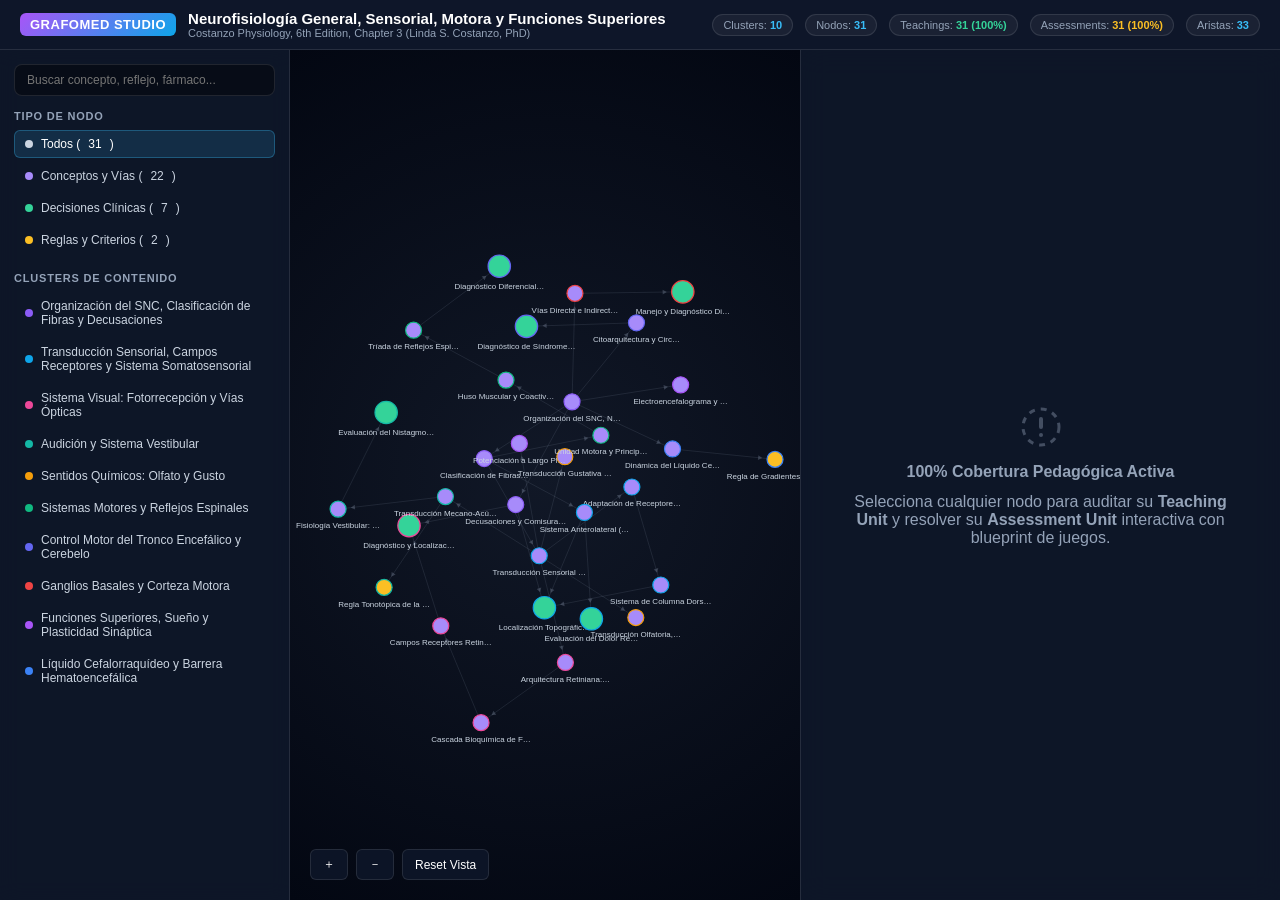
<file: exports/neurophysiology_graph_viewer.html>
<!DOCTYPE html>
<html lang="es">
<head>
  <meta charset="UTF-8">
  <meta name="viewport" content="width=device-width, initial-scale=1.0">
  <title>GrafoMed — Neurofisiología (Costanzo Cap. 3)</title>
  <style>
    :root {
      --bg-dark: #090d16;
      --panel-bg: rgba(15, 23, 42, 0.92);
      --card-bg: rgba(30, 41, 59, 0.7);
      --border: rgba(255, 255, 255, 0.1);
      --text: #f8fafc;
      --text-muted: #94a3b8;
      --accent-blue: #38bdf8;
      --accent-green: #34d399;
      --accent-purple: #a78bfa;
      --accent-amber: #fbbf24;
      --accent-red: #f87171;
    }
    * { box-sizing: border-box; margin: 0; padding: 0; }
    body {
      font-family: -apple-system, BlinkMacSystemFont, "Segoe UI", Roboto, Helvetica, Arial, sans-serif;
      background: var(--bg-dark);
      color: var(--text);
      overflow: hidden;
      height: 100vh;
      display: flex;
      flex-direction: column;
    }
    /* Header */
    header {
      background: rgba(15, 23, 42, 0.98);
      backdrop-filter: blur(12px);
      border-bottom: 1px solid var(--border);
      padding: 10px 20px;
      display: flex;
      align-items: center;
      justify-content: space-between;
      z-index: 10;
    }
    .header-left { display: flex; align-items: center; gap: 12px; }
    .logo-badge {
      background: linear-gradient(135deg, #a855f7, #0ea5e9);
      color: white;
      font-weight: 700;
      font-size: 13px;
      padding: 4px 10px;
      border-radius: 6px;
      letter-spacing: 0.5px;
    }
    h1 { font-size: 15px; font-weight: 600; color: #fff; }
    .header-sub { font-size: 11px; color: var(--text-muted); }
    .header-metrics {
      display: flex;
      gap: 12px;
      font-size: 11px;
      color: var(--text-muted);
    }
    .metric-badge {
      background: rgba(255, 255, 255, 0.05);
      padding: 4px 10px;
      border-radius: 9999px;
      border: 1px solid var(--border);
    }
    .metric-badge b { color: var(--accent-blue); }

    /* Main Container */
    #workspace {
      display: flex;
      flex: 1;
      position: relative;
      overflow: hidden;
    }

    /* Left Controls Sidebar */
    #sidebar-left {
      width: 290px;
      background: var(--panel-bg);
      backdrop-filter: blur(10px);
      border-right: 1px solid var(--border);
      display: flex;
      flex-direction: column;
      padding: 14px;
      gap: 14px;
      z-index: 5;
      overflow-y: auto;
    }
    .search-box input {
      width: 100%;
      background: rgba(0, 0, 0, 0.4);
      border: 1px solid var(--border);
      border-radius: 8px;
      padding: 8px 12px;
      color: white;
      font-size: 12px;
      outline: none;
    }
    .search-box input:focus { border-color: var(--accent-blue); }
    .filter-group h3 {
      font-size: 11px;
      text-transform: uppercase;
      letter-spacing: 0.8px;
      color: var(--text-muted);
      margin-bottom: 8px;
    }
    .filter-btn {
      display: flex;
      align-items: center;
      gap: 8px;
      width: 100%;
      background: transparent;
      border: 1px solid transparent;
      border-radius: 6px;
      padding: 6px 10px;
      color: #cbd5e1;
      font-size: 12px;
      text-align: left;
      cursor: pointer;
      transition: all 0.15s ease;
      margin-bottom: 4px;
    }
    .filter-btn:hover { background: rgba(255, 255, 255, 0.05); }
    .filter-btn.active {
      background: rgba(56, 189, 248, 0.15);
      border-color: rgba(56, 189, 248, 0.3);
      color: #fff;
      font-weight: 500;
    }
    .dot { width: 8px; height: 8px; border-radius: 50%; display: inline-block; flex-shrink: 0; }

    /* Center Canvas */
    #viewport {
      flex: 1;
      position: relative;
      background: radial-gradient(circle at 50% 50%, #111827 0%, #030712 100%);
      overflow: hidden;
    }
    canvas {
      width: 100%;
      height: 100%;
      display: block;
      cursor: grab;
    }
    canvas:active { cursor: grabbing; }

    .viewport-tools {
      position: absolute;
      bottom: 20px;
      left: 20px;
      display: flex;
      gap: 8px;
      z-index: 5;
    }
    .tool-btn {
      background: rgba(15, 23, 42, 0.85);
      border: 1px solid var(--border);
      color: white;
      padding: 6px 12px;
      border-radius: 6px;
      font-size: 12px;
      cursor: pointer;
      backdrop-filter: blur(8px);
      transition: background 0.15s;
    }
    .tool-btn:hover { background: rgba(30, 41, 59, 0.95); }

    /* Right Sidebar: Deep Inspector */
    #sidebar-right {
      width: 480px;
      background: var(--panel-bg);
      backdrop-filter: blur(14px);
      border-left: 1px solid var(--border);
      display: flex;
      flex-direction: column;
      z-index: 5;
      overflow-y: auto;
      padding: 16px;
    }
    .empty-state {
      display: flex;
      flex-direction: column;
      align-items: center;
      justify-content: center;
      height: 100%;
      color: var(--text-muted);
      text-align: center;
      gap: 12px;
      padding: 24px;
    }
    .empty-state svg { opacity: 0.4; }

    /* Node Header */
    .node-header {
      display: flex;
      flex-direction: column;
      gap: 6px;
      border-bottom: 1px solid var(--border);
      padding-bottom: 12px;
      margin-bottom: 12px;
    }
    .badge-row { display: flex; align-items: center; gap: 8px; }
    .badge {
      font-size: 10px;
      text-transform: uppercase;
      font-weight: 700;
      letter-spacing: 0.5px;
      padding: 3px 8px;
      border-radius: 4px;
    }
    .badge-decision { background: rgba(52, 211, 153, 0.2); color: #34d399; border: 1px solid rgba(52, 211, 153, 0.4); }
    .badge-rule { background: rgba(251, 191, 36, 0.2); color: #fbbf24; border: 1px solid rgba(251, 191, 36, 0.4); }
    .badge-concept { background: rgba(167, 139, 250, 0.2); color: #a78bfa; border: 1px solid rgba(167, 139, 250, 0.4); }
    .badge-procedure { background: rgba(56, 189, 248, 0.2); color: #38bdf8; border: 1px solid rgba(56, 189, 248, 0.4); }
    .node-id { font-family: ui-monospace, monospace; font-size: 11px; color: var(--text-muted); }
    .node-title { font-size: 16px; font-weight: 700; color: #fff; line-height: 1.3; }

    /* Tabs */
    .tab-nav {
      display: flex;
      gap: 4px;
      background: rgba(0, 0, 0, 0.35);
      padding: 4px;
      border-radius: 8px;
      margin-bottom: 14px;
      border: 1px solid var(--border);
    }
    .tab-btn {
      flex: 1;
      padding: 8px 12px;
      background: transparent;
      border: none;
      color: var(--text-muted);
      font-size: 12px;
      font-weight: 600;
      border-radius: 6px;
      cursor: pointer;
      display: flex;
      align-items: center;
      justify-content: center;
      gap: 6px;
      transition: all 0.2s;
    }
    .tab-btn:hover { color: #fff; }
    .tab-btn.active {
      background: rgba(255, 255, 255, 0.1);
      color: var(--accent-blue);
      box-shadow: 0 1px 3px rgba(0,0,0,0.3);
    }

    .tab-pane { display: none; flex-direction: column; gap: 12px; }
    .tab-pane.active { display: flex; }

    /* Card Panels */
    .card {
      background: var(--card-bg);
      border: 1px solid var(--border);
      border-radius: 8px;
      padding: 12px;
      display: flex;
      flex-direction: column;
      gap: 8px;
    }
    .card-title {
      font-size: 11px;
      text-transform: uppercase;
      letter-spacing: 0.6px;
      font-weight: 700;
      color: var(--text-muted);
      display: flex;
      align-items: center;
      gap: 6px;
    }
    .card-decision {
      border-left: 3px solid var(--accent-green);
      background: rgba(16, 185, 129, 0.08);
    }
    .decision-text { font-size: 13px; font-weight: 500; color: #6ee7b7; line-height: 1.4; }
    .criteria-text { font-size: 12px; color: #fde68a; line-height: 1.4; }

    /* Teaching Unit Layout */
    .teaching-box { display: flex; flex-direction: column; gap: 10px; }
    .teaching-sec {
      background: rgba(0,0,0,0.25);
      border-radius: 6px;
      padding: 10px;
      font-size: 12px;
      line-height: 1.45;
      color: #e2e8f0;
    }
    .teaching-sec-label {
      font-size: 10px;
      text-transform: uppercase;
      font-weight: 700;
      color: var(--accent-blue);
      margin-bottom: 4px;
      display: block;
    }
    .alert-pearl {
      background: rgba(56, 189, 248, 0.1);
      border-left: 3px solid var(--accent-blue);
      padding: 8px 10px;
      border-radius: 4px;
      font-size: 12px;
      color: #bae6fd;
    }
    .alert-pitfall {
      background: rgba(248, 113, 113, 0.1);
      border-left: 3px solid var(--accent-red);
      padding: 8px 10px;
      border-radius: 4px;
      font-size: 12px;
      color: #fecaca;
    }

    /* Quiz Layout */
    .quiz-prompt {
      font-size: 13px;
      line-height: 1.5;
      color: #f1f5f9;
      font-weight: 500;
    }
    .quiz-options {
      display: flex;
      flex-direction: column;
      gap: 8px;
    }
    .quiz-opt-btn {
      padding: 10px 12px;
      background: rgba(15, 23, 42, 0.6);
      border: 1px solid var(--border);
      border-radius: 6px;
      color: #e2e8f0;
      font-size: 12px;
      text-align: left;
      cursor: pointer;
      display: flex;
      gap: 8px;
      transition: all 0.2s;
      line-height: 1.4;
    }
    .quiz-opt-btn:hover { background: rgba(56, 189, 248, 0.1); border-color: rgba(56, 189, 248, 0.4); }
    .quiz-opt-btn.correct {
      background: rgba(52, 211, 153, 0.2) !important;
      border-color: #34d399 !important;
      color: #6ee7b7 !important;
      font-weight: 600;
    }
    .quiz-opt-btn.incorrect {
      background: rgba(248, 113, 113, 0.2) !important;
      border-color: #f87171 !important;
      color: #fca5a5 !important;
    }
    .quiz-feedback {
      border-radius: 6px;
      padding: 12px;
      font-size: 12px;
      line-height: 1.45;
      display: none;
      flex-direction: column;
      gap: 6px;
    }
    .quiz-feedback.show-correct {
      display: flex;
      background: rgba(52, 211, 153, 0.1);
      border: 1px solid rgba(52, 211, 153, 0.4);
      color: #a7f3d0;
    }
    .quiz-feedback.show-incorrect {
      display: flex;
      background: rgba(248, 113, 113, 0.1);
      border: 1px solid rgba(248, 113, 113, 0.4);
      color: #fecaca;
    }
    .quiz-reset-btn {
      margin-top: 6px;
      padding: 6px 12px;
      background: rgba(255, 255, 255, 0.08);
      border: 1px solid var(--border);
      border-radius: 4px;
      color: white;
      font-size: 11px;
      cursor: pointer;
      align-self: flex-start;
    }
    .quiz-reset-btn:hover { background: rgba(255, 255, 255, 0.15); }

    .rel-list { display: flex; flex-wrap: wrap; gap: 6px; }
    .rel-tag {
      background: rgba(255, 255, 255, 0.06);
      border: 1px solid var(--border);
      padding: 4px 8px;
      border-radius: 4px;
      font-size: 11px;
      color: #cbd5e1;
      cursor: pointer;
      transition: background 0.2s;
    }
    .rel-tag:hover { background: rgba(56, 189, 248, 0.2); border-color: var(--accent-blue); color: #fff; }
    .source-lock-tag {
      font-size: 11px;
      color: #94a3b8;
      font-family: ui-monospace, monospace;
      background: rgba(0,0,0,0.4);
      padding: 6px 10px;
      border-radius: 6px;
      border: 1px solid rgba(255,255,255,0.05);
    }
  </style>
</head>
<body>
  <header>
    <div class="header-left">
      <div class="logo-badge">GRAFOMED STUDIO</div>
      <div>
        <h1 id="header-title">Neurofisiología General, Sensorial, Motora y Funciones Superiores</h1>
        <div class="header-sub">Costanzo Physiology, 6th Edition, Chapter 3 (Linda S. Costanzo, PhD)</div>
      </div>
    </div>
    <div class="header-metrics">
      <div class="metric-badge">Clusters: <b id="m-clusters">0</b></div>
      <div class="metric-badge">Nodos: <b id="m-nodes">0</b></div>
      <div class="metric-badge">Teachings: <b id="m-teach" style="color:var(--accent-green)">0 (100%)</b></div>
      <div class="metric-badge">Assessments: <b id="m-assess" style="color:var(--accent-amber)">0 (100%)</b></div>
      <div class="metric-badge">Aristas: <b id="m-edges">0</b></div>
    </div>
  </header>

  <div id="workspace">
    <!-- Left Sidebar: Filters -->
    <div id="sidebar-left">
      <div class="search-box">
        <input type="text" id="search-input" placeholder="Buscar concepto, reflejo, fármaco...">
      </div>

      <div class="filter-group">
        <h3>Tipo de Nodo</h3>
        <button class="filter-btn active" data-type="all">
          <span class="dot" style="background:#cbd5e1"></span> Todos (<span id="count-all">0</span>)
        </button>
        <button class="filter-btn" data-type="concept">
          <span class="dot" style="background:var(--accent-purple)"></span> Conceptos y Vías (<span id="count-concept">0</span>)
        </button>
        <button class="filter-btn" data-type="decision">
          <span class="dot" style="background:var(--accent-green)"></span> Decisiones Clínicas (<span id="count-decision">0</span>)
        </button>
        <button class="filter-btn" data-type="rule">
          <span class="dot" style="background:var(--accent-amber)"></span> Reglas y Criterios (<span id="count-rule">0</span>)
        </button>
      </div>

      <div class="filter-group" id="cluster-filter-group">
        <h3>Clusters de Contenido</h3>
        <!-- Dynamic clusters populated from JSON -->
      </div>
    </div>

    <!-- Center Canvas -->
    <div id="viewport">
      <canvas id="graph-canvas"></canvas>
      <div class="viewport-tools">
        <button class="tool-btn" id="btn-zoom-in">＋</button>
        <button class="tool-btn" id="btn-zoom-out">－</button>
        <button class="tool-btn" id="btn-reset">Reset Vista</button>
      </div>
    </div>

    <!-- Right Sidebar: Deep Inspector -->
    <div id="sidebar-right">
      <div id="empty-inspector" class="empty-state">
        <svg width="48" height="48" fill="none" stroke="currentColor" viewBox="0 0 24 24">
          <circle cx="12" cy="12" r="9" stroke-width="1.5" stroke-dasharray="3 3"/>
          <path d="M12 8v4m0 4h.01" stroke-width="2" stroke-linecap="round"/>
        </svg>
        <p><b>100% Cobertura Pedagógica Activa</b></p>
        <p>Selecciona cualquier nodo para auditar su <b>Teaching Unit</b> y resolver su <b>Assessment Unit</b> interactiva con blueprint de juegos.</p>
      </div>

      <div id="active-inspector" style="display:none; flex-direction:column; gap:12px;">
        <div class="node-header">
          <div class="badge-row">
            <span id="insp-badge" class="badge">CONCEPTO</span>
            <span id="insp-id" class="node-id">NODE-ID</span>
          </div>
          <div id="insp-title" class="node-title">Título del Nodo</div>
          <div id="insp-cluster" style="font-size:11px; color:var(--text-muted);">Cluster</div>
        </div>

        <!-- Tab Navigation -->
        <div class="tab-nav">
          <button class="tab-btn active" id="tab-btn-teach">
            <span>🧠</span> Lección / Teaching Unit
          </button>
          <button class="tab-btn" id="tab-btn-quiz">
            <span>📝</span> Evaluación Interactiva
          </button>
        </div>

        <!-- TAB 1: TEACHING PANE -->
        <div id="pane-teach" class="tab-pane active">
          <!-- Decision Box -->
          <div id="box-decision" class="card card-decision">
            <div class="card-title">🎯 Decisión Clínica Observable</div>
            <div id="insp-decision" class="decision-text">Acción clínica a ejecutar...</div>
          </div>

          <!-- Rule Criteria Box -->
          <div id="box-criteria" class="card" style="display:none;">
            <div class="card-title">📏 Criterio Operativo / Umbral Cuantitativo</div>
            <div id="insp-criteria" class="criteria-text">Criterios...</div>
          </div>

          <!-- Teaching Unit Content -->
          <div id="box-teaching" class="card">
            <div class="card-title">📖 Fundamento Fisiológico y Caso</div>
            <div class="teaching-box">
              <div class="teaching-sec">
                <span class="teaching-sec-label">Mecanismo Fisiopatológico</span>
                <p id="insp-teach-body">Cuerpo teórico...</p>
              </div>
              <div class="teaching-sec">
                <span class="teaching-sec-label">Caso Clínico Ilustrativo</span>
                <p id="insp-teach-example">Caso...</p>
              </div>
              <div class="teaching-sec">
                <span class="teaching-sec-label">Boundary (Límites y Cuándo Falla)</span>
                <p id="insp-teach-boundary">Límites...</p>
              </div>
              <div id="insp-alert-pearl" class="alert-pearl">
                <b>💎 Perla Clínica:</b> <span id="insp-teach-pearl"></span>
              </div>
              <div id="insp-alert-pitfall" class="alert-pitfall">
                <b>🛑 Trampa Frecuente:</b> <span id="insp-teach-pitfall"></span>
              </div>
            </div>
          </div>
        </div>

        <!-- TAB 2: ASSESSMENT PANE -->
        <div id="pane-quiz" class="tab-pane">
          <!-- BLUEPRINT DE JUEGOS RECOMENDADOS -->
          <div class="card" style="border-color: rgba(56, 189, 248, 0.4); background: rgba(56, 189, 248, 0.05);">
            <div class="card-title" style="color:var(--accent-blue);">
              <span>🎮</span> Blueprint de Juegos de Evaluación Recomendados
            </div>
            <div style="font-size:11px; color:var(--text-muted); margin-bottom:4px;">
              Juegos seleccionados de la suite de 20 para evaluar este nodo en <code>games-lab</code>:
            </div>
            <div id="quiz-games-container" style="display:flex; flex-direction:column; gap:8px;">
              <!-- Dynamic Games List -->
            </div>
          </div>

          <!-- VIÑETA CLÍNICA DE PRUEBA -->
          <div class="card" style="border-color: rgba(251, 191, 36, 0.4); background: rgba(251, 191, 36, 0.04);">
            <div class="card-title" style="color:var(--accent-amber);">
              <span>🎯</span> Viñeta de Evaluación Clínica Rápida
              <span id="quiz-difficulty" style="margin-left:auto; font-size:10px; padding:2px 6px; border-radius:4px; background:rgba(255,255,255,0.1);">INTERMEDIO</span>
            </div>
            <div id="quiz-prompt" class="quiz-prompt">Cargando caso...</div>
          </div>

          <div class="quiz-options" id="quiz-options-container">
            <!-- Dynamic Options -->
          </div>

          <div id="quiz-feedback-box" class="quiz-feedback">
            <div id="quiz-feedback-title" style="font-weight:700; font-size:13px;"></div>
            <div id="quiz-feedback-body" style="font-size:12px;"></div>
            <button class="quiz-reset-btn" id="quiz-reset-btn">🔄 Reiniciar Pregunta</button>
          </div>
        </div>

        <!-- Shared Relations Box -->
        <div class="card">
          <div class="card-title">🔗 Conexiones Topológicas</div>
          <div style="font-size:11px; color:var(--text-muted); margin-bottom:4px;">Prerrequisitos Entrantes (Requires / Supports):</div>
          <div id="insp-incoming" class="rel-list">Ninguno</div>
          <div style="font-size:11px; color:var(--text-muted); margin-top:8px; margin-bottom:4px;">Desbloquea (Unlocks):</div>
          <div id="insp-outgoing" class="rel-list">Ninguno</div>
        </div>

        <!-- Source Lock Box -->
        <div class="card">
          <div class="card-title">🔒 Source-Lock Provenance</div>
          <div id="insp-source-lock" class="source-lock-tag">Costanzo Physiology, 6th Ed.</div>
        </div>
      </div>
    </div>
  </div>

  <script>
    const GRAPH_DATA = {"release": {"id": "neurophysiology-costanzo-physio-ch3.v1", "title": "Neurofisiología General, Sistemas Sensoriales, Motores y Funciones Superiores", "source": "Costanzo Physiology, 6th Edition, Chapter 3: Neurophysiology, pp. 65–111. Linda S. Costanzo, PhD. Elsevier.", "version": 1, "universal_coverage": true, "game_catalog_integrated": true, "total_games_in_suite": 20}, "clusters": [{"id": "CLU-NEURO-ORGANIZATION", "title": "Organización del SNC, Clasificación de Fibras y Decusaciones", "description": "Divisiones del SNC y SNP, clasificación de fibras de Erlanger-Gasser y Lloyd-Hunt, decusaciones, núcleos de relevo talámicos y mapas topográficos.", "color": "#8b5cf6"}, {"id": "CLU-NEURO-SENSORY-SOMATO", "title": "Transducción Sensorial, Campos Receptores y Sistema Somatosensorial", "description": "Potenciales de receptor graduados, adaptación fásica vs tónica, columna dorsal (tacto fino/propiocepción) vs vía anterolateral (dolor/temperatura), dolor referido y hemisección medular.", "color": "#0ea5e9"}, {"id": "CLU-NEURO-VISION", "title": "Sistema Visual: Fotorrecepción y Vías Ópticas", "description": "Bastones vs conos, cascada molecular de fotorrecepción (metarrodopsina II/transducina/cGMP↓/cierre de Na+ e hiperpolarización), campos On/Off center y lesiones de la vía óptica.", "color": "#ec4899"}, {"id": "CLU-NEURO-AUDITORY-VESTIBULAR", "title": "Audición y Sistema Vestibular", "description": "Impedancia osicular, transducción en órgano de Corti y tonotopía de la membrana basilar; canales semicirculares (aceleración angular) y otolitos (aceleración lineal), reflejos vestibulares y nistagmo.", "color": "#14b8a6"}, {"id": "CLU-NEURO-CHEMICAL-SENSES", "title": "Sentidos Químicos: Olfato y Gusto", "description": "Células olfatorias primarias y cascada Golf/cAMP/lámina cribosa; corpúsculos gustativos, papilas (VII, IX, X) y transducción de amargo, dulce, umami (IP3/Ca2+) y ácido/salado (ENaC).", "color": "#f59e0b"}, {"id": "CLU-NEURO-MOTOR-REFLEXES", "title": "Sistemas Motores y Reflejos Espinales", "description": "Unidades motoras y principio del tamaño de Henneman; husos musculares y coactivación alfa-gamma; reflejos de estiramiento (Ia monosináptico), tendinoso de Golgi (Ib disináptico) y flexor de retirada.", "color": "#10b981"}, {"id": "CLU-NEURO-BRAINSTEM-CEREBELLUM", "title": "Control Motor del Tronco Encefálico y Cerebelo", "description": "Vías extrapiramidales, rigidez de descerebración vs decorticación; capas del cerebelo, fibras trepadoras (oliva inferior) vs musgosas, salida inhibitoria de Purkinje y síndrome cerebeloso (ataxia).", "color": "#6366f1"}, {"id": "CLU-NEURO-BASAL-GANGLIA-CORTEX", "title": "Ganglios Basales y Corteza Motora", "description": "Vía directa (D1 pro-cinética) vs indirecta (D2 anti-cinética); fisiopatología de Parkinson vs Huntington; áreas 4 (ejecución y marcha jacksoniana) y 6 (plan motor premotor/suplementario).", "color": "#ef4444"}, {"id": "CLU-NEURO-HIGHER-FUNCTIONS", "title": "Funciones Superiores, Sueño y Plasticidad Sináptica", "description": "Ondas de EEG (alfa, beta, theta, delta), fases del sueño de ondas lentas y sueño REM paradójico; plasticidad sináptica y potenciación a largo plazo (LTP) dependiente de NMDA y Ca2+.", "color": "#a855f7"}, {"id": "CLU-NEURO-CSF-BBB", "title": "Líquido Cefalorraquídeo y Barrera Hematoencefálica", "description": "Producción de LCR en plexos coroideos (500 mL/día), barrera hematoencefálica (uniones estrechas endoteliales y pies astrocitarios) y gradientes de concentración LCR vs Sangre.", "color": "#3b82f6"}], "nodes": [{"id": "CON-NEURO-ORGANIZATION", "type": "concept", "cluster_id": "CLU-NEURO-ORGANIZATION", "title": "Organización del SNC, Núcleos de Relevo y Mapas Topográficos", "summary": "Estructura del SNC (médula, tronco, cerebelo, diencéfalo, hemisferios) y principios de relevo talámico y mapas neurales (somatotópico, retinotópico, tonotópico).", "decision_prompt": "Identificar el nivel anatómico del SNC donde convergen y se relevan las señales sensitivo-motoras antes de proyectar a la corteza cerebral.", "assessment_recommendations": [{"game_id": "game-01", "game_name": "DAG Concept Map Builder", "suitability": "alta", "clinical_mission": "Reconstruir la jerarquía anatómica del SNC desde los receptores periféricos, pasando por el tálamo, hasta las cortezas primarias y de asociación."}, {"game_id": "game-11", "game_name": "Feature Contrast Duel", "suitability": "media", "clinical_mission": "Diferenciar funciones de cortezas primarias (1 synapse directa) vs secundarias/terciarias de asociación."}]}, {"id": "CON-NEURO-FIBER-CLASSIFICATION", "type": "concept", "cluster_id": "CLU-NEURO-ORGANIZATION", "title": "Clasificación de Fibras Nerviosas (Erlanger-Gasser y Lloyd-Hunt)", "summary": "Relación directa entre diámetro del axón, mielinización y velocidad de conducción. Nomenclatura A, B, C y grupos sensitivos I, II, III, IV.", "decision_prompt": "Seleccionar el tipo de fibra nerviosa responsable de la transmisión según el requerimiento de velocidad del circuito clínico.", "assessment_recommendations": [{"game_id": "game-11", "game_name": "Feature Contrast Duel", "suitability": "alta", "clinical_mission": "Emparejar tipos de fibra (Aα/Ia vs Aδ/III vs C/IV) con sus velocidades, presencia de mielina y modalidad sensorial transportada."}, {"game_id": "game-06", "game_name": "Biomarker Dial & Cutoff Slider", "suitability": "media", "clinical_mission": "Ajustar el diámetro axonal y grado de mielinización para predecir la velocidad de conducción nerviosa en m/s."}]}, {"id": "CON-NEURO-DECUSSATIONS", "type": "concept", "cluster_id": "CLU-NEURO-ORGANIZATION", "title": "Decusaciones y Comisuras del Sistema Nervioso", "summary": "Organización contralateral de las vías sensitivo-motoras; comisuras cerebrales (cuerpo calloso) y niveles de cruce en médula espinal vs tronco encefálico.", "decision_prompt": "Predecir si una lesión causará déficit ipsilateral o contralateral según el nivel de decusación de la vía afectada.", "assessment_recommendations": [{"game_id": "game-01", "game_name": "DAG Concept Map Builder", "suitability": "alta", "clinical_mission": "Mapear los puntos de cruce de la línea media para el lemnisco medial, haz espinotalámico y vía córticoespinal."}, {"game_id": "game-16", "game_name": "Rapid Crisis Triage", "suitability": "media", "clinical_mission": "Localizar de inmediato si un déficit hemipléjico o hemianestésico es supra o infragenicular/infradecusación."}]}, {"id": "CON-NEURO-RECEPTOR-POTENTIAL", "type": "concept", "cluster_id": "CLU-NEURO-SENSORY-SOMATO", "title": "Transducción Sensorial y Potenciales de Receptor Graduados", "summary": "Conversión de estímulo ambiental en potencial de receptor electrotónico graduado. Amplitud proporcional al estímulo que modula la frecuencia de potenciales de acción.", "decision_prompt": "Distinguir las propiedades fisiológicas de un potencial de receptor graduado frente al potencial de acción todo o nada.", "assessment_recommendations": [{"game_id": "game-02", "game_name": "Metabolic & Pathway Fault-Detector", "suitability": "alta", "clinical_mission": "Identificar el fallo en la apertura de canales iónicos transductores que impide alcanzar el umbral de disparo."}, {"game_id": "game-20", "game_name": "Clinical Calibration Slider", "suitability": "media", "clinical_mission": "Calibrar la relación matemática entre intensidad de estímulo mecánico y amplitud en mV del potencial generador."}]}, {"id": "CON-NEURO-ADAPTATION-PHASIC-TONIC", "type": "concept", "cluster_id": "CLU-NEURO-SENSORY-SOMATO", "title": "Adaptación de Receptores: Mecanorreceptores Fásicos vs Tónicos", "summary": "Receptores fásicos de adaptación rápida (Pacini, Meissner) detectan velocidad y vibración (on/off). Receptores tónicos lentos (Merkel, Ruffini) codifican duración e intensidad sostenida.", "decision_prompt": "Discriminar qué tipo de mecanorreceptor cutáneo está comprometido ante fallas en la detección de vibración rápida vs presión constante.", "assessment_recommendations": [{"game_id": "game-11", "game_name": "Feature Contrast Duel", "suitability": "alta", "clinical_mission": "Enfrentar corpúsculo de Pacini vs discos de Merkel en velocidad de adaptación, morfología del potencial y función sensorial."}, {"game_id": "game-08", "game_name": "Pathology Hotspot Inspector", "suitability": "media", "clinical_mission": "Identificar capas dérmicas y morfología microscópica de Pacini en tejido subcutáneo frente a Meissner en papilas dérmicas."}]}, {"id": "CON-NEURO-DORSAL-COLUMN-SYSTEM", "type": "concept", "cluster_id": "CLU-NEURO-SENSORY-SOMATO", "title": "Sistema de Columna Dorsal-Lemnisco Medial (DCML)", "summary": "Vía de propiocepción consciente, vibración y tacto fino discriminativo. Fibras grupo I y II ascienden ipsilaterales a núcleos gracilis (miembro inferior) y cuneatus (superior); decusan en bulbo raquídeo.", "decision_prompt": "Interpretar el hallazgo clínico de pérdida de sensibilidad vibratoria con diapasón de 128 Hz y signo de Romberg positivo.", "assessment_recommendations": [{"game_id": "game-01", "game_name": "DAG Concept Map Builder", "suitability": "alta", "clinical_mission": "Construir la cadena neuronal completa de la vía DCML de primero, segundo (bulbo) y tercer orden (VPL del tálamo) hacia S1."}, {"game_id": "game-03", "game_name": "Illness Script Matrix", "suitability": "media", "clinical_mission": "Matriz diagnóstica de marcha tabética (tabes dorsal / neurosífilis) con afección selectiva de columnas dorsales."}]}, {"id": "CON-NEURO-ANTEROLATERAL-SYSTEM", "type": "concept", "cluster_id": "CLU-NEURO-SENSORY-SOMATO", "title": "Sistema Anterolateral (Espinotalámico): Dolor y Temperatura", "summary": "Transmisión de dolor rápido (Aδ/grupo III, glutamato) y dolor lento sordo (C/grupo IV, sustancia P) junto con temperatura (canales TRPV y TRPM8). Decusa en la comisura blanca medular.", "decision_prompt": "Diferenciar el dolor agudo punzante y bien localizado del dolor crónico ardiente y difuso según la vía axonal involucrada.", "assessment_recommendations": [{"game_id": "game-11", "game_name": "Feature Contrast Duel", "suitability": "alta", "clinical_mission": "Duelo entre dolor rápido (A-delta) y dolor lento (fibras C amielínicas) en latencia, localización y mediadores químicos."}, {"game_id": "game-02", "game_name": "Metabolic & Pathway Fault-Detector", "suitability": "media", "clinical_mission": "Rastrear la señalización dolorosa y la acción sensibilizante de bradicinina, prostaglandinas e histamina en hiperalgesia."}]}, {"id": "DEC-NEURO-BROWNSEQUARD-LOCALIZATION", "type": "decision", "cluster_id": "CLU-NEURO-SENSORY-SOMATO", "title": "Localización Topográfica en Hemisección Medular (Síndrome de Brown-Séquard)", "summary": "Lesión de media médula que produce pérdida ipsilateral de motricidad y propiocepción/vibración (DCML) con pérdida contralateral de dolor y temperatura 1-2 segmentos por debajo (espinotalámico).", "decision_prompt": "Localizar el nivel y lado exacto de la lesión medular ante una disociación sensitiva cruzada y paresia espástica.", "assessment_recommendations": [{"game_id": "game-04", "game_name": "Management Script Matrix", "suitability": "alta", "clinical_mission": "Establecer la conducta diagnóstica (RMN de columna urgente) y predecir los déficits neurológicos del paciente."}, {"game_id": "game-09", "game_name": "Red Herring Hunter", "suitability": "alta", "clinical_mission": "Descartar diagnósticos diferenciales de lesión cortical o polineuropatía identificando el patrón cruzado patognomónico."}]}, {"id": "DEC-NEURO-REFERRED-PAIN-DERMATOMAL", "type": "decision", "cluster_id": "CLU-NEURO-SENSORY-SOMATO", "title": "Evaluación del Dolor Referido según la Regla Dermatómica", "summary": "Convergencia de aferentes nociceptivos viscerales y somáticos en las mismas neuronas de segundo orden del asta dorsal medular. Irradiación a dermatomas de origen embriológico común.", "decision_prompt": "Reconocer el origen visceral del dolor torácico irradiado a hombro/brazo izquierdo (isquemia miocárdica T1-T5) o dolor en fosa iliaca derecha.", "assessment_recommendations": [{"game_id": "game-03", "game_name": "Illness Script Matrix", "suitability": "alta", "clinical_mission": "Vincular presentaciones de dolor visceral referido (infarto de miocardio, cólico biliar, nefrolitiasis) a sus segmentos dermatómicos."}, {"game_id": "game-16", "game_name": "Rapid Crisis Triage", "suitability": "alta", "clinical_mission": "Triage urgente en shock room de paciente con dolor referido en cuello/mandíbula/brazo para protocolo coronario agudo."}]}, {"id": "CON-NEURO-RODS-VS-CONES", "type": "concept", "cluster_id": "CLU-NEURO-VISION", "title": "Arquitectura Retiniana: Bastones vs Conos", "summary": "Bastones (alta sensibilidad a luz tenue, visión nocturna, discos membranosos libres, convergencia alta, nula visión cromática) vs Conos (alta agudeza en fóvea central 1:1, fotópicos, 3 pigmentos cromáticos).", "decision_prompt": "Diferenciar la disfunción de fotorreceptores ante ceguera nocturna (hemeralopía por déficit de vitamina A) vs pérdida de agudeza visual central y color.", "assessment_recommendations": [{"game_id": "game-11", "game_name": "Feature Contrast Duel", "suitability": "alta", "clinical_mission": "Contrastar bastones frente a conos en umbral de excitación, número de fotones requeridos, localización en la retina y velocidad de adaptación."}, {"game_id": "game-08", "game_name": "Pathology Hotspot Inspector", "suitability": "media", "clinical_mission": "Identificar en el corte histológico de retina las 8 capas desde el epitelio pigmentario hasta las fibras del nervio óptico."}]}, {"id": "CON-NEURO-PHOTOTRANSDUCTION-CASCADE", "type": "concept", "cluster_id": "CLU-NEURO-VISION", "title": "Cascada Bioquímica de Fotorrecepción Retiniana", "summary": "Fotorrecepción: Luz -> fotoisomerización de 11-cis a all-trans retinal -> metarrodopsina II -> activación de transducina (Gt) -> activación de PDE -> cGMP↓ -> cierre canales Na+ -> hiperpolarización -> liberación de glutamato↓.", "decision_prompt": "Secuenciar el orden estricto de eventos moleculares que generan la hiperpolarización del fotorreceptor ante el estímulo luminoso.", "assessment_recommendations": [{"game_id": "game-02", "game_name": "Metabolic & Pathway Fault-Detector", "suitability": "alta", "clinical_mission": "Detectar el punto de interrupción en la cascada visual ante mutaciones en PDE6 o déficit de regeneración de 11-cis retinal."}, {"game_id": "game-05", "game_name": "Molecular Circuit Breaker", "suitability": "alta", "clinical_mission": "Restaurar los niveles de cGMP y la corriente oscura modulando la actividad de transducina y guanilato ciclasa."}]}, {"id": "CON-NEURO-VISUAL-RECEPTIVE-FIELDS", "type": "concept", "cluster_id": "CLU-NEURO-VISION", "title": "Campos Receptores Retinianos (On-Center vs Off-Center)", "summary": "Organización concéntrica antagónica en células bipolares. On-center (receptores metabotrópicos mGluR6 se despolarizan por disminución de glutamato) y Off-center (receptores ionotrópicos AMPA/kainato). Surround invertido por células horizontales.", "decision_prompt": "Deducir si una célula bipolar se despolarizará o hiperpolarizará ante un punto de luz en el centro de su campo según su receptor de glutamato.", "assessment_recommendations": [{"game_id": "game-01", "game_name": "DAG Concept Map Builder", "suitability": "alta", "clinical_mission": "Trazar el circuito retiniano con fotorreceptor, célula horizontal GABAérgica y célula bipolar On vs Off."}, {"game_id": "game-11", "game_name": "Feature Contrast Duel", "suitability": "media", "clinical_mission": "Asignar respuestas On-center/Off-surround vs Off-center/On-surround según iluminación central o anular."}]}, {"id": "DEC-NEURO-OPTIC-PATHWAY-LESIONS", "type": "decision", "cluster_id": "CLU-NEURO-VISION", "title": "Diagnóstico y Localización de Defectos Campimétricos de la Vía Óptica", "summary": "Localización precisa de lesiones: Nervio óptico (ceguera ipsilateral), Quiasma óptico (hemianopsia bitemporal heterónima), Cintilla óptica (hemianopsia homónima contralateral) y Radiación óptica/corteza occipital (con respeto macular).", "decision_prompt": "Identificar el sitio anatómico exacto de compresión o infarto ante un defecto campimétrico visual bilateral.", "assessment_recommendations": [{"game_id": "game-04", "game_name": "Management Script Matrix", "suitability": "alta", "clinical_mission": "Plan de estudio neuro-oftalmológico y RM selar ante hemianopsia bitemporal por adenoma hipofisario."}, {"game_id": "game-09", "game_name": "Red Herring Hunter", "suitability": "alta", "clinical_mission": "Diferenciar lesión de cintilla óptica de infarto occipital verificando la presencia o ausencia de respeto macular."}]}, {"id": "CON-NEURO-AUDITORY-TRANSDUCTION", "type": "concept", "cluster_id": "CLU-NEURO-AUDITORY-VESTIBULAR", "title": "Transducción Mecano-Acústica en el Órgano de Corti", "summary": "Adaptación de impedancias timpano-osicular; movimiento del estribo en ventana oval desplaza perilinfa y endolinfa; cizallamiento de estereocilios contra la membrana tectoria modula canales de K+ generando el microfónico coclear.", "decision_prompt": "Explicar el mecanismo iónico particular de la cóclea donde la entrada de K+ (rico en la endolinfa) despolariza la célula ciliada.", "assessment_recommendations": [{"game_id": "game-02", "game_name": "Metabolic & Pathway Fault-Detector", "suitability": "alta", "clinical_mission": "Simular la disfunción de la estría vascular y la pérdida de la alta concentración de K+ endolinfático."}, {"game_id": "game-01", "game_name": "DAG Concept Map Builder", "suitability": "media", "clinical_mission": "Conectar la cadena de relevo acústico: nervio VIII, núcleos cocleares bulbares, colículo inferior, NGM del tálamo y corteza auditiva A1."}]}, {"id": "RUL-NEURO-BASILAR-MEMBRANE-TONOTOPY", "type": "rule", "cluster_id": "CLU-NEURO-AUDITORY-VESTIBULAR", "title": "Regla Tonotópica de la Membrana Basilar Coclear", "summary": "Base coclear (cerca de la ventana oval) es estrecha y rígida $\\to$ responde a altas frecuencias (hasta 20,000 Hz). Ápice coclear (helicotrema) es ancho y distensible $\\to$ responde a bajas frecuencias (20-200 Hz).", "criteria": "Frecuencias altas (agudas) resuenan en la base rígida; frecuencias bajas (graves) resuenan en el ápice distensible.", "decision_prompt": "Predecir la zona de daño coclear en hipoacusia inducida por ruido o presbiacusia (pérdida selectiva de tonos agudos en la base).", "assessment_recommendations": [{"game_id": "game-06", "game_name": "Biomarker Dial & Cutoff Slider", "suitability": "alta", "clinical_mission": "Deslizar el selector de Hz (20 a 20,000) para ubicar el punto de máxima resonancia física sobre la membrana basilar."}, {"game_id": "game-11", "game_name": "Feature Contrast Duel", "suitability": "media", "clinical_mission": "Comparar base vs ápice en ancho (100 µm vs 500 µm), rigidez mecánica y respuesta a frecuencias sonoras."}]}, {"id": "CON-NEURO-VESTIBULAR-ACCELERATION", "type": "concept", "cluster_id": "CLU-NEURO-AUDITORY-VESTIBULAR", "title": "Fisiología Vestibular: Conductos Semicirculares vs Órganos Otolíticos", "summary": "Tres conductos semicirculares perpendiculares detectan aceleración angular mediante desplazamiento de la cúpula gelatinosa. Utrículo y sáculo detectan aceleración lineal y gravedad con masa otolítica de otoconias.", "decision_prompt": "Discriminar qué estructura vestibular se estimula primariamente durante el giro de cabeza (angular) frente a la inclinación cefálica en ascensor (lineal).", "assessment_recommendations": [{"game_id": "game-11", "game_name": "Feature Contrast Duel", "suitability": "alta", "clinical_mission": "Duelo entre conductos semicirculares (cúpula, ángulo, rotación) y otolitos (otoconias, gravedad, mácula horizontal utricular / vertical sacular)."}, {"game_id": "game-01", "game_name": "DAG Concept Map Builder", "suitability": "media", "clinical_mission": "Mapear la vía vestibulo-ocular vía fascículo longitudinal medial hacia los núcleos oculomotores (III, IV, VI)."}]}, {"id": "DEC-NEURO-VESTIBULAR-NYSTAGMUS-TESTS", "type": "decision", "cluster_id": "CLU-NEURO-AUDITORY-VESTIBULAR", "title": "Evaluación del Nistagmo Vestibular y Pruebas Térmicas (COWS)", "summary": "Nistagmo con fase lenta compensatoria y fase rápida de corrección sacádica. Prueba calórica con regla COWS (Cold Opposite, Warm Same): agua fría produce nistagmo contralateral; caliente, ipsilateral.", "decision_prompt": "Determinar si el reflejo vestíbulo-ocular y el tronco encefálico están intactos en paciente comatoso mediante la prueba calórica.", "assessment_recommendations": [{"game_id": "game-04", "game_name": "Management Script Matrix", "suitability": "alta", "clinical_mission": "Protocolo de evaluación de tronco encefálico y reflejos oculocefálicos/oculovestibulares en UCI."}, {"game_id": "game-16", "game_name": "Rapid Crisis Triage", "suitability": "alta", "clinical_mission": "Diferenciar vértigo periférico con nistagmo unidireccional fatigable de vértigo central con nistagmo vertical o disociado."}]}, {"id": "CON-NEURO-OLFACTORY-TRANSDUCTION", "type": "concept", "cluster_id": "CLU-NEURO-CHEMICAL-SENSES", "title": "Transducción Olfatoria, Proteína Golf y Lámina Cribosa", "summary": "Neuronas receptoras olfatorias como células primarias con neurogénesis continua. Proteína Golf $\\to$ adenilil ciclasa $\\to$ cAMP $\\to$ apertura de canales catiónicos de Na+/Ca2+ $\\to$ despolarización. Paso axónico por la lámina cribosa hacia glomérulos del bulbo.", "decision_prompt": "Explicar el mecanismo fisiopatológico de anosmia postraumática tras una fractura de la fosa craneal anterior con sección de filamentos olfatorios.", "assessment_recommendations": [{"game_id": "game-02", "game_name": "Metabolic & Pathway Fault-Detector", "suitability": "alta", "clinical_mission": "Rastrear la cascada de Golf/cAMP y la falta de despolarización ciliar ante inhibición enzimática."}, {"game_id": "game-09", "game_name": "Red Herring Hunter", "suitability": "media", "clinical_mission": "Discriminar causa de anosmia (traumatismo de lámina cribosa vs meningioma del surco olfatorio vs rinitis obstructiva)."}]}, {"id": "CON-NEURO-GUSTATORY-TRANSDUCTION", "type": "concept", "cluster_id": "CLU-NEURO-CHEMICAL-SENSES", "title": "Transducción Gustativa y Vías Nerviosas Craneales (VII, IX, X)", "summary": "Células receptoras epiteliales especializadas. Amargo, dulce y umami señalizan por GPCR vía IP3/Ca2+ abriendo canales TRP. Salado y ácido entran directamente por canales epiteliales de Na+ (ENaC). Inervación: dos tercios anteriores VII (cuerda del tímpano), tercio posterior IX, base/epiglotis X hacia el núcleo solitario.", "decision_prompt": "Localizar la lesión neurológica ante pérdida selectiva del gusto en los dos tercios anteriores de la lengua (parálisis de Bell / nervio facial).", "assessment_recommendations": [{"game_id": "game-11", "game_name": "Feature Contrast Duel", "suitability": "alta", "clinical_mission": "Separar los 5 sabores en dos mecanismos biofísicos: GPCR-IP3/Ca2+ vs canales iónicos directos ENaC/H+."}, {"game_id": "game-01", "game_name": "DAG Concept Map Builder", "suitability": "media", "clinical_mission": "Mapear la vía aferente gustativa desde papilas fungiformes/circunvaladas al núcleo del tracto solitario y núcleo VPM del tálamo."}]}, {"id": "CON-NEURO-MOTOR-UNIT-SIZE-PRINCIPLE", "type": "concept", "cluster_id": "CLU-NEURO-MOTOR-REFLEXES", "title": "Unidad Motora y Principio del Tamaño de Henneman", "summary": "Unidad motora: una motoneurona alfa y todas las fibras extrafusales que inerva. Principio del tamaño: las motoneuronas pequeñas tienen menor umbral, conducen más lento y se reclutan primero para movimientos finos; las grandes se reclutan al final para fuerza máxima.", "decision_prompt": "Justificar por qué las fibras musculares tónicas resistentes a la fatiga son activadas antes de las fibras fásicas glucolíticas rápidas.", "assessment_recommendations": [{"game_id": "game-06", "game_name": "Biomarker Dial & Cutoff Slider", "suitability": "alta", "clinical_mission": "Aumentar progresivamente la demanda de tensión muscular para observar el reclutamiento ordenado de motoneuronas según su diámetro somático."}, {"game_id": "game-11", "game_name": "Feature Contrast Duel", "suitability": "media", "clinical_mission": "Comparar motoneuronas pequeñas vs grandes en umbral de excitación, número de fibras inervadas y velocidad de disparo."}]}, {"id": "CON-NEURO-MUSCLE-SPINDLE-COACTIVATION", "type": "concept", "cluster_id": "CLU-NEURO-MOTOR-REFLEXES", "title": "Huso Muscular y Coactivación Alfa-Gamma", "summary": "Husos en paralelo con fibras extrafusales sensan longitud y velocidad de estiramiento (aferentes Ia dinámicas y II estáticas). La coactivación de motoneuronas gamma estáticas y dinámicas tensa los polos intrafusales para evitar el colapso de sensibilidad durante la contracción muscular.", "decision_prompt": "Identificar el mecanismo que preserva el tono postural y la retroalimentación sensorial durante el acortamiento activo de un músculo.", "assessment_recommendations": [{"game_id": "game-02", "game_name": "Metabolic & Pathway Fault-Detector", "suitability": "alta", "clinical_mission": "Simular la parálisis selectiva de motoneuronas gamma y demostrar el cese de descargas Ia durante la contracción extrafusal."}, {"game_id": "game-01", "game_name": "DAG Concept Map Builder", "suitability": "media", "clinical_mission": "Conectar el circuito del servomecanismo fusimotor intrafusal en paralelo con la masa muscular extrafusal."}]}, {"id": "CON-NEURO-SPINAL-REFLEXES-TRIAD", "type": "concept", "cluster_id": "CLU-NEURO-MOTOR-REFLEXES", "title": "Tríada de Reflejos Espinales (Miotático, Golgi y Flexor)", "summary": "1. Estiramiento (miotático): monosináptico, aferencia Ia, produce contracción del homónimo. 2. Tendinoso de Golgi: disináptico, aferencia Ib en serie, produce inhibición/relajación del homónimo (navaja de muelle). 3. Flexor de retirada: polisináptico nociceptivo (grupos II, III, IV), flexión ipsilateral con extensión cruzada contralateral y posdescarga.", "decision_prompt": "Clasificar un arco reflejo espinal según su número de sinapsis, aferencia sensorial y respuesta motora excitatoria o inhibitoria.", "assessment_recommendations": [{"game_id": "game-11", "game_name": "Feature Contrast Duel", "suitability": "alta", "clinical_mission": "Enfrentar los tres reflejos espinales en número de sinapsis (mono vs di vs poli), fibra aferente (Ia vs Ib vs II-IV) y efecto en el músculo homónimo."}, {"game_id": "game-03", "game_name": "Illness Script Matrix", "suitability": "media", "clinical_mission": "Identificar alteraciones reflejas patológicas: hiperreflexia osteotendinosa vs fenómeno de la navaja de muelle en espasticidad."}]}, {"id": "DEC-NEURO-DECEREBRATE-RIGIDITY", "type": "decision", "cluster_id": "CLU-NEURO-BRAINSTEM-CEREBELLUM", "title": "Diagnóstico Diferencial: Rigidez de Descerebración vs Decorticación", "summary": "Descerebración (lesión por debajo del mesencéfalo entre colículos superior e inferior): desconexión cortical y rubroespinal con hiperactividad tónica de núcleos vestibulares laterales y reticular pontino $\\to$ extensión rígida de las 4 extremidades. Decorticación (lesión superior al mesencéfalo): rubroespinal intacto $\\to$ flexión de miembros superiores y extensión de inferiores.", "decision_prompt": "Distinguir de urgencia el nivel rostrocaudal del daño troncoencefálico ante posturas tónicas espontáneas o inducidas en coma.", "assessment_recommendations": [{"game_id": "game-16", "game_name": "Rapid Crisis Triage", "suitability": "alta", "clinical_mission": "Categorizar en escala de coma de Glasgow y triar de inmediato hernia uncal con transición de decorticación a descerebración."}, {"game_id": "game-11", "game_name": "Feature Contrast Duel", "suitability": "alta", "clinical_mission": "Comparar postura de decorticación vs descerebración: nivel de corteza vs tronco medio, tono en miembros superiores e integridad del tracto rubroespinal."}]}, {"id": "CON-NEURO-CEREBELLAR-CIRCUITRY", "type": "concept", "cluster_id": "CLU-NEURO-BRAINSTEM-CEREBELLUM", "title": "Citoarquitectura y Circuitos de la Corteza Cerebelosa", "summary": "Tres capas: molecular, células de Purkinje y granular. Dos entradas excitatorias: Fibras trepadoras (de oliva inferior $\\to$ sinapsis 1:1 con Purkinje $\\to$ espigas complejas) y Fibras musgosas (a células granulares $\\to$ fibras paralelas $\\to$ espigas simples). La única salida de la corteza es siempre inhibitoria (GABA) a través de las células de Purkinje hacia los núcleos profundos.", "decision_prompt": "Explicar el papel fisiológico de las células de Purkinje como moduladores inhibitorios que esculpen la sinergia motora.", "assessment_recommendations": [{"game_id": "game-01", "game_name": "DAG Concept Map Builder", "suitability": "alta", "clinical_mission": "Reconstruir el microcircuito cerebeloso conectando fibras musgosas, células granulares, fibras paralelas, interneuronas inhibidoras (canasta/estrelladas) y Purkinje."}, {"game_id": "game-02", "game_name": "Metabolic & Pathway Fault-Detector", "suitability": "media", "clinical_mission": "Identificar el bloqueo de la transmisión GABAérgica de Purkinje y el escape desinhibido de los núcleos vestibulares y cerebelosos profundos."}]}, {"id": "DEC-NEURO-CEREBELLAR-ATAXIA-SYNDROME", "type": "decision", "cluster_id": "CLU-NEURO-BRAINSTEM-CEREBELLUM", "title": "Diagnóstico de Síndrome Cerebeloso y Ataxia", "summary": "Pérdida de sinergia motora (control de frecuencia, rango, fuerza y dirección): ataxia apendicular o de la marcha, disdiadococinesia (falla en movimientos alternantes rápidos), dismetría (sobrealcance), temblor de intención (aumenta al final del movimiento voluntario) y fenómeno de rebote.", "decision_prompt": "Reconocer las manifestaciones semiológicas cerebelosas ipsilaterales y diferenciarlas de los déficits de los ganglios basales.", "assessment_recommendations": [{"game_id": "game-03", "game_name": "Illness Script Matrix", "suitability": "alta", "clinical_mission": "Construir el script clínico de lesión hemisférica cerebelosa: marcha ebria, dismetría índice-nariz y temblor de intención."}, {"game_id": "game-09", "game_name": "Red Herring Hunter", "suitability": "alta", "clinical_mission": "Descartar temblor de reposo parkinsoniano identificando el vector cinético del temblor cerebeloso voluntario intencional."}]}, {"id": "CON-NEURO-BASAL-GANGLIA-PATHWAYS", "type": "concept", "cluster_id": "CLU-NEURO-BASAL-GANGLIA-CORTEX", "title": "Vías Directa e Indirecta de los Ganglios Basales", "summary": "Vía directa (receptores D1): corteza (+) $\\to$ estriado GABA (-) $\\to$ GPi/SNr GABA (-) $\\to$ tálamo desinhibido (+) $\\to$ corteza (+) [Facilita movimiento]. Vía indirecta (receptores D2): corteza (+) $\\to$ estriado (-) $\\to$ GPe (-) $\\to$ núcleo subtalámico (+) $\\to$ GPi/SNr (-) $\\to$ tálamo inhibido (-) [Frena movimiento]. La dopamina de la sustancia negra pars compacta favorece el movimiento activando D1 e inhibiendo D2.", "decision_prompt": "Predecir el efecto sobre el flujo talamocortical tras la activación o inhibición selectiva de los receptores D1 vs D2 estriatales.", "assessment_recommendations": [{"game_id": "game-02", "game_name": "Metabolic & Pathway Fault-Detector", "suitability": "alta", "clinical_mission": "Rastrear la cascada de excitaciones e inhibiciones sucesivas (GABA vs Glutamato) en la vía directa e indirecta ante una lesión del núcleo subtalámico (hemibalismo)."}, {"game_id": "game-01", "game_name": "DAG Concept Map Builder", "suitability": "alta", "clinical_mission": "Diagramar el bucle cerrado cortico-estriado-pálido-tálamo-cortical y la modulación nigroestriatal dopaminérgica."}]}, {"id": "DEC-NEURO-PARKINSON-VS-HUNTINGTON", "type": "decision", "cluster_id": "CLU-NEURO-BASAL-GANGLIA-CORTEX", "title": "Manejo y Diagnóstico Diferencial: Parkinson vs Huntington", "summary": "Parkinson: destrucción de neuronas dopaminérgicas en sustancia negra pars compacta $\\to$ predominio de la vía indirecta $\\to$ bradicinesia, acinesia, rigidez y temblor de reposo en cuenta de monedas (tratamiento con L-Dopa/inhibidor de Dopa-descarboxilasa). Huntington: destrucción autosómica dominante de neuronas estriatales GABA/colinérgicas $\\to$ desinhibición talamocortical $\\to$ hipercinesia coreica y demencia.", "decision_prompt": "Prescribir el régimen farmacológico dopaminérgico adecuado y seleccionar las precauciones motoras según la enfermedad de los ganglios basales.", "assessment_recommendations": [{"game_id": "game-04", "game_name": "Management Script Matrix", "suitability": "alta", "clinical_mission": "Organizar el esquema de manejo con Levodopa + Carbidopa / agonistas dopaminérgicos y monitoreo de fluctuaciones on-off."}, {"game_id": "game-17", "game_name": "Contraindication Minesweeper", "suitability": "alta", "clinical_mission": "Desactivar medicamentos bloqueadores dopaminérgicos (metoclopramida, neurolépticos típicos) contraindicados en enfermedad de Parkinson."}]}, {"id": "CON-NEURO-EEG-AND-SLEEP-STAGES", "type": "concept", "cluster_id": "CLU-NEURO-HIGHER-FUNCTIONS", "title": "Electroencefalograma y Fases del Sueño (NREM y REM)", "summary": "Ritmos de EEG: Beta (13-30 Hz, alerta activo), Alfa (8-13 Hz, despierto ojos cerrados), Theta (4-7 Hz, fase 1), Delta (<4 Hz, fase 4 ondas lentas). Fase 2 muestra husos de sueño y complejos K. Sueño REM (paradójico): EEG de alta frecuencia similar a vigilia, atonía motora somática, movimientos oculares rápidos, sueños vívidos y erección.", "decision_prompt": "Interpretar el trazado polisomnográfico de un paciente durante un episodio de desincronización cortical con parálisis muscular fisiológica.", "assessment_recommendations": [{"game_id": "game-11", "game_name": "Feature Contrast Duel", "suitability": "alta", "clinical_mission": "Duelo entre sueño de ondas lentas (fase 4 delta) vs sueño REM (paradójico) en tono muscular, EEG, frecuencia cardíaca y umbral de despertar."}, {"game_id": "game-06", "game_name": "Biomarker Dial & Cutoff Slider", "suitability": "media", "clinical_mission": "Ajustar las frecuencias del espectro EEG (de 1 a 30 Hz) asociándolas a su estado fisiológico correspondiente."}]}, {"id": "CON-NEURO-LTP-SYNAPTIC-PLASTICITY", "type": "concept", "cluster_id": "CLU-NEURO-HIGHER-FUNCTIONS", "title": "Potenciación a Largo Plazo (LTP) y Plasticidad Sináptica", "summary": "Base molecular del aprendizaje y memoria en hipocampo. Estimulación presináptica de alta frecuencia libera glutamato $\\to$ despolarización vía AMPA remueve el bloqueo de Mg2+ del receptor NMDA $\\to$ influjo masivo de Ca2+ $\\to$ activación de CaMKII y proteincinasas $\\to$ inserción de nuevos receptores AMPA con hipersensibilidad postsináptica duradera.", "decision_prompt": "Secuenciar el mecanismo iónico que desbloquea los receptores NMDA permitiendo el flujo de Ca2+ y la consolidación de la memoria.", "assessment_recommendations": [{"game_id": "game-02", "game_name": "Metabolic & Pathway Fault-Detector", "suitability": "alta", "clinical_mission": "Rastrear la dependencia de despolarización previa para expulsar el tapón de Mg2+ del canal NMDA en la sinapsis glutamatérgica."}, {"game_id": "game-01", "game_name": "DAG Concept Map Builder", "suitability": "media", "clinical_mission": "Construir la red causal de segundos mensajeros de LTP desde la entrada presináptica tetánica hasta la modificación dendrítica."}]}, {"id": "CON-NEURO-CSF-DYNAMICS-BBB", "type": "concept", "cluster_id": "CLU-NEURO-CSF-BBB", "title": "Dinámica del Líquido Cefalorraquídeo y Barrera Hematoencefálica", "summary": "Producción de 500 mL/día de LCR por células epiteliales de plexos coroideos; circulación ventricular y subaracnoidea; reabsorción unidireccional en vellosidades aracnoideas venosas. Barrera hematoencefálica (BHE) formada por uniones estrechas (tight junctions) entre células endoteliales capilares y procesos podocitarios de astrocitos.", "decision_prompt": "Predecir la penetrancia de fármacos al sistema nervioso central según su liposolubilidad y grado de ionización a pH fisiológico.", "assessment_recommendations": [{"game_id": "game-02", "game_name": "Metabolic & Pathway Fault-Detector", "suitability": "alta", "clinical_mission": "Identificar el punto de obstrucción en hidrocefalia no comunicante (acueducto de Silvio) vs comunicante (falla de reabsorción en vellosidades aracnoideas)."}, {"game_id": "game-17", "game_name": "Contraindication Minesweeper", "suitability": "media", "clinical_mission": "Detectar fármacos incapaces de atravesar la barrera hematoencefálica intacta por baja liposolubilidad o alto peso molecular."}]}, {"id": "RUL-NEURO-CSF-VS-BLOOD-COMPOSITION", "type": "rule", "cluster_id": "CLU-NEURO-CSF-BBB", "title": "Regla de Gradientes Químicos: LCR vs Sangre", "summary": "Composición comparativa: [LCR] = [Sangre] para Na+, Cl-, HCO3- y osmolaridad (~290 mOsm/L). [LCR] < [Sangre] para glucosa (~60% de glucemia), K+, Ca2+, aminoácidos y proteínas (prácticamente nulas, <45 mg/dL). [LCR] > [Sangre] para Mg2+ y creatinina.", "criteria": "[LCR]=[Sangre]: Na+, Cl-, osmolaridad. [LCR]<[Sangre]: Glucosa, K+, Ca2+, proteínas (muy bajas). [LCR]>[Sangre]: Mg2+.", "decision_prompt": "Interpretar el citoquímico de LCR en punción lumbar ante hipoglucorriquia (<40% de glucemia) e hiperproteinorraquia marcada sugerentes de meningitis bacteriana.", "assessment_recommendations": [{"game_id": "game-06", "game_name": "Biomarker Dial & Cutoff Slider", "suitability": "alta", "clinical_mission": "Calibrar las concentraciones normales de glucosa, proteínas y Mg2+ en LCR respecto a la química plasmática simultánea."}, {"game_id": "game-11", "game_name": "Feature Contrast Duel", "suitability": "alta", "clinical_mission": "Clasificar solutos en tres columnas: concentración LCR mayor que en sangre, igual que en sangre o menor que en sangre."}]}], "teaching_units": [{"target_id": "CON-NEURO-ORGANIZATION", "body": "El sistema nervioso central (SNC) integra la médula espinal, tronco encefálico (bulbo, puente, mesencéfalo), cerebelo, diencéfalo (tálamo e hipotálamo) y hemisferios cerebrales. Casi toda la información sensorial y motora que proyecta hacia o desde la corteza cerebral se procesa en núcleos de relevo talámicos que contienen interneuronas moduladoras y neuronas de proyección. La información en el SNC se codifica en mapas topográficos estrictos (somatotópico en S1, retinotópico en V1, tonotópico en A1) preservados en cada nivel del neuroeje.", "example": "Un paciente presenta un infarto talámico aislado en el núcleo ventral posterolateral (VPL). Manifiesta pérdida sensitiva contralateral completa de hemicuerpo respetando únicamente el olfato, dado que la vía olfatoria es la única que proyecta directamente a la corteza sin relevo talámico previo.", "boundary": "Aplica a todas las modalidades sensitivas primarias (visión, audición, tacto, gusto), excepto la vía olfatoria primaria que proyecta directo a la corteza piriforme.", "pearl": "El tálamo es la 'gran aduana sensorial' del encéfalo: toda afluencia sensorial asciende por núcleos talámicos específicos antes de alcanzar la corteza perceptiva, salvo el olfato.", "pitfall": "Asumir erróneamente que las vías sensitivas primarias conectan de forma monosináptica continua desde la periferia hasta la corteza sin procesamiento intermedio en núcleos de relevo.", "source_lock": "Costanzo Physiology, 6th Ed., Chapter 3, pp. 65–68, Figures 3-1 & 3-2."}, {"target_id": "CON-NEURO-FIBER-CLASSIFICATION", "body": "La velocidad de conducción nerviosa depende de dos variables biofísicas: el diámetro del axón y la presencia de vaina de mielina. Según Erlanger-Gasser: fibras A (Aα motoneuronas y propiocepción más gruesas/rápidas, Aβ tacto/presión, Aγ husos, Aδ dolor rápido/temperatura con mielina), fibras B (autonómicas preganglionares mielínicas) y fibras C (amielínicas más delgadas y lentas para dolor sordo y autonómicas postganglionares). Según Lloyd-Hunt (solo sensitivas): Ia/Ib (las más veloces y gruesas con mielina), II (tacto y husos secundarios), III (dolor rápido) y IV (dolor sordo/olfato sin mielina).", "example": "En la neuropatía por toxicidad por anestésicos locales, las fibras pequeñas amielínicas C y mielínicas delgadas Aδ son bloqueadas antes que las gruesas motoras Aα, permitiendo analgesia antes de la parálisis motora completa.", "boundary": "La velocidad máxima de conducción puede superar 100 m/s en fibras Aα/Ia (mielínicas de 20 µm), cayendo a 0.5-2 m/s en fibras C/IV amielínicas de 0.5 µm.", "pearl": "A mayor calibre y más mielina, mayor velocidad de conducción por conducción saltatoria en los nódulos de Ranvier. Las fibras C amielínicas son las más lentas del sistema nervioso humano.", "pitfall": "Confundir las fibras B autonómicas preganglionares (mielinizadas delgadas) con las fibras C postganglionares (estrictamente amielínicas).", "source_lock": "Costanzo Physiology, 6th Ed., Chapter 3, pp. 68–69, Table 3-1."}, {"target_id": "CON-NEURO-DECUSSATIONS", "body": "Casi todas las vías sensitivas y motoras son bilateralmente simétricas y cruzan la línea media (decusación), de modo que un hemisferio cerebral controla y percibe el hemicuerpo contralateral. No obstante, el nivel de decusación difiere drásticamente: la vía de la columna dorsal decusa en el bulbo raquídeo (fibras arcuatas internas); la vía espinotalámica decusa en la médula espinal 1-2 segmentos por encima de su entrada; y la vía córticoespinal lateral decusa en la decusación de las pirámides bulbares.", "example": "Un hematoma epidural en la corteza motora precentral derecha produce hemiplejía de las extremidades izquierdas debido a que los axones córticoespinales cruzan caudalmente en las pirámides bulbares.", "boundary": "Ciertas vías sensoriales son mixtas: la vía auditiva presenta axones cruzados y no cruzados a nivel del puente y colículos; la vía visual cruza solo las fibras retinianas nasales en el quiasma óptico.", "pearl": "Las áreas del sistema nervioso compuestas exclusivamente por axones que cruzan la línea media se denominan comisuras (ej. cuerpo calloso y comisura blanca anterior medular).", "pitfall": "Suponer que todas las vías sensitivas decusan al mismo nivel anatómico que ingresan en la médula espinal.", "source_lock": "Costanzo Physiology, 6th Ed., Chapter 3, pp. 68–69."}, {"target_id": "CON-NEURO-RECEPTOR-POTENTIAL", "body": "La transducción sensorial convierte la energía de un estímulo ambiental (mecánica, lumínica, térmica, química) en corriente iónica transmembrana. Esta corriente genera una variación local de potencial llamada potencial de receptor o generador. A diferencia de los potenciales de acción (que son de tipo todo o nada), los potenciales de receptor son potenciales graduados electrotónicos cuya amplitud es proporcional a la intensidad del estímulo. Si un potencial despolarizante alcanza el umbral en la zona gatillo axonal, se generan potenciales de acción a una frecuencia proporcional a su amplitud.", "example": "Una presión mecánica suave sobre la piel induce una pequeña deformación de la membrana del mecanorreceptor con corriente de entrada subumbral que no dispara potencial de acción; una presión vigorosa genera un potencial de 25 mV que sobrepasa el umbral y gatilla un tren de 80 potenciales de acción por segundo.", "boundary": "Ciertos receptores sensoriales no se despolarizan sino que se hiperpolarizan ante el estímulo adecuado: los fotorreceptores de la retina (bastones y conos) generan un potencial de receptor hiperpolarizante ante la luz.", "pearl": "Los potenciales de receptor son graduados y carecen de período refractario, permitiendo suma temporal y espacial de estímulos.", "pitfall": "Considerar que el potencial de receptor es en sí mismo un potencial de acción que se propaga regenerativamente a lo largo del axón.", "source_lock": "Costanzo Physiology, 6th Ed., Chapter 3, pp. 71–72, Figure 3-4."}, {"target_id": "CON-NEURO-ADAPTATION-PHASIC-TONIC", "body": "Cuando un estímulo constante se mantiene en el tiempo, la frecuencia de potenciales de acción de los receptores declina, fenómeno conocido como adaptación. Los receptores fásicos (adaptación rápida, ej. corpúsculo de Pacini, Meissner) disparan una breve ráfaga de potenciales al inicio del estímulo (on) y al cese (off), permaneciendo en silencio durante la presión estática continua; están optimizados para detectar cambios de velocidad y vibración. Los receptores tónicos (adaptación lenta, ej. discos de Merkel, terminaciones de Ruffini) mantienen su despolarización y disparan potenciales de forma continua mientras dura el estímulo, codificando intensidad y duración.", "example": "Al colocarse un reloj en la muñeca, los corpúsculos de Pacini disparan intensamente en el primer segundo pero se silencian enseguida (adaptación fásica), de modo que no se percibe continuamente; si la correa ajusta excesivamente, los receptores tónicos de Merkel continúan enviando señales de presión sostenida.", "boundary": "El corpúsculo de Pacini es el más rápidamente adaptable de todos los mecanorreceptores y puede seguir estímulos vibratorios de hasta 300-400 Hz.", "pearl": "Fásicos = detección de velocidad, vibración y cambio ('On-Off'). Tónicos = codificación de intensidad mantenida y duración ('Steady-state').", "pitfall": "Creer que la ausencia de potenciales de acción en un receptor de Pacini durante una presión constante significa que el estímulo cesó, cuando en realidad refleja adaptación de las laminillas viscoelásticas del corpúsculo.", "source_lock": "Costanzo Physiology, 6th Ed., Chapter 3, pp. 74–76, Figure 3-7, Table 3-3."}, {"target_id": "CON-NEURO-DORSAL-COLUMN-SYSTEM", "body": "La vía de la columna dorsal-lemnisco medial (DCML) procesa tacto discriminativo fino, presión epicrítica, vibración y propiocepción consciente. Las neuronas de primer orden (ganglio de la raíz dorsal, fibras mielinizadas gruesas I y II) ascienden ipsilateralmente por los cordones posteriores: fascículo gracilis (medial, procedente de miembros inferiores y tronco bajo) y fascículo cuneatus (lateral, miembros superiores sobre T6). Sinapsan en los núcleos gracilis y cuneatus del bulbo raquídeo con las neuronas de 2º orden, las cuales cruzan la línea media como fibras arcuatas internas formando el lemnisco medial que asciende al núcleo ventral posterolateral (VPL) del tálamo, y de allí a la corteza S1.", "example": "Un paciente con ataxia sensitiva y déficit de propiocepción empeora marcadamente su estabilidad al cerrar los ojos (signo de Romberg positivo), debido a la pérdida de información propioceptiva que asciende por las columnas dorsales.", "boundary": "El fascículo cuneatus solo se encuentra en la médula espinal por encima del nivel T6; por debajo de T6 solo existe el fascículo gracilis.", "pearl": "Gracilis es medial y lleva información de las piernas ('las piernas son gráciles'); Cuneatus es lateral y lleva información de los brazos y tórax alto.", "pitfall": "Pensar que las fibras de la columna dorsal cruzan en la médula espinal; las fibras de primer orden ascienden ipsilaterales y cruzan exclusivamente en el bulbo raquídeo.", "source_lock": "Costanzo Physiology, 6th Ed., Chapter 3, pp. 77–78, Figure 3-10A."}, {"target_id": "CON-NEURO-ANTEROLATERAL-SYSTEM", "body": "El sistema anterolateral o haz espinotalámico transmite dolor, temperatura y tacto protopático grueso. Las neuronas de primer orden (ganglios de la raíz dorsal) ingresan al asta dorsal y sinapsan en neuronas de segundo orden. Los axones de estas neuronas de 2º orden cruzan inmediatamente la línea media a través de la comisura blanca anterior medular (a 1-2 niveles de su entrada) y ascienden en el cordón anterolateral contralateral hacia el núcleo VPL del tálamo y corteza S1. El dolor rápido viaja por fibras finas mielinizadas Aδ (grupo III) usando glutamato; el dolor lento sordo y urente viaja por fibras amielínicas C (grupo IV) usando sustancia P.", "example": "La siringomielia (quiste en el canal ependimario central de la médula) comprime la comisura blanca anterior donde decusan las fibras espinotalámicas, produciendo una pérdida bilateral de sensibilidad termoalgésica en patrón de capa/chaleco en extremidades superiores, con tacto fino preservado.", "boundary": "Los canales termoceptivos involucran familias TRP: TRPV (vanilloide sensible a calor y capsaicina) y TRPM8 (sensible a frío y mentol). Sobre 45°C los termorreceptores se inactivan y se activan los nociceptores polimodales.", "pearl": "El dolor rápido Aδ es punzante, rápido y de localización milimétrica; el dolor lento C es tardío, quemante, persistente y mal localizado.", "pitfall": "Atribuir el dolor por quemaduras graves a termorreceptores de calor; a más de 45°C los receptores de calor se saturan y apagan, siendo los nociceptores de fibras C y Aδ los únicos que disparan.", "source_lock": "Costanzo Physiology, 6th Ed., Chapter 3, pp. 76–78, Figure 3-10B."}, {"target_id": "DEC-NEURO-BROWNSEQUARD-LOCALIZATION", "body": "El síndrome de Brown-Séquard por hemisección medular (traumática por herida penetrante o compresiva) demuestra la disociación anatómica de las vías ascendentes y descendentes: 1. A nivel de la lesión y por debajo: pérdida IPSILATERAL de la propiocepción, vibración y discriminación táctil (vía DCML que aún no ha decusado en el bulbo) junto con parálisis motora espástica ipsilateral (haz córticoespinal que ya decusó en las pirámides). 2. Pérdida CONTRALATERAL de la sensibilidad al dolor y la temperatura a partir de 1 a 2 segmentos dermatómicos por debajo de la lesión (haz espinotalámico que decusó a la entrada de la médula).", "example": "Un paciente apuñalado en el hemidorso derecho a nivel T8 presenta pérdida de propiocepción y fuerza en la pierna derecha, pero anestesia termoalgésica en la pierna izquierda desde el nivel T10 hacia abajo.", "boundary": "El déficit termoalgésico contralateral inicia 1 a 2 dermatomas por debajo de la lesión anatómica debido a la distancia de ascenso oblícuo de las fibras de segundo orden antes de cruzar la comisura blanca anterior.", "pearl": "En Brown-Séquard: la parálisis y la pérdida propioceptiva son del mismo lado de la lesión (ipsilaterales); la pérdida del dolor y calor es del lado contrario (contralateral).", "pitfall": "Buscar el nivel de pérdida termoalgésica exactamente en el mismo nivel óseo de la lesión, olvidando el desfase fisiológico de 1-2 segmentos del haz espinotalámico.", "source_lock": "Costanzo Physiology, 6th Ed., Chapter 3, pp. 77–78, Figure 3-10."}, {"target_id": "DEC-NEURO-REFERRED-PAIN-DERMATOMAL", "body": "El dolor referido es un dolor de origen visceral percibido en una región cutánea somática distante. Se rige por la regla dermatómica: las fibras aferentes nociceptivas viscerales entran a la médula por las mismas raíces dorsales y convergen en las mismas neuronas de segundo orden del asta dorsal que las fibras nociceptivas somáticas cutáneas. Como la corteza cerebral recibe predominantemente señales de la piel, interpreta que los impulsos aferentes provenientes de la neurona de segundo orden compartida se originan en el dermatoma cutáneo.", "example": "En la isquemia miocárdica aguda, las aferentes viscerales cardíacas ingresan en T1-T5, convergiendo con aferentes somáticas del hemitórax anterior izquierdo, axila y cara medial del brazo izquierdo (nervio intercostobraquial), generando el dolor precordial típico irradiado al brazo.", "boundary": "El dolor diafragmático o de la cúpula vesicular irrita el nervio frénico (C3-C5), refiriéndose típicamente a la región supraclavicular y hombro ipsilateral.", "pearl": "Regla dermatómica: el dolor visceral se refiere a las áreas de la piel cuyos nervios espinales derivan de los mismos segmentos medulares que inervan la víscera comprometida.", "pitfall": "Descartar un infarto agudo de miocardio en un paciente que solo consulta por dolor urente en la mandíbula o en el brazo izquierdo sin queja torácica primaria.", "source_lock": "Costanzo Physiology, 6th Ed., Chapter 3, pp. 78–79."}, {"target_id": "CON-NEURO-RODS-VS-CONES", "body": "La retina posee dos poblaciones de fotorreceptores: 1. Bastones: umbral muy bajo (sensibles a un solo fotón), adaptados a visión nocturna o escotópica, contienen grandes cantidades de rodopsina en discos membranosos libres flotantes que se renuevan y fagocitan en el epitelio pigmentario; exhiben alta convergencia sináptica (muchos bastones por célula bipolar), lo que otorga alta sensibilidad pero baja agudeza visual, y están ausentes en la fóvea central. 2. Conos: umbral alto (requieren cientos de fotones), adaptados a visión diurna o fotópica, con pigmentos cromáticos (azul, verde, rojo); en la fóvea la relación sináptica es 1 cono: 1 bipolar: 1 célula ganglionar, lo que confiere máxima agudeza visual sin convergencia.", "example": "La ceguera nocturna (hemeralopía) es el primer signo clínico del déficit nutricional de vitamina A, ya que se agota el 11-cis retinal necesario para sintetizar la rodopsina de los bastones.", "boundary": "La fóvea central de la mácula está poblada exclusivamente por conos delgados; los bastones predominan en la periferia de la retina.", "pearl": "Conos = Cono, Color, Claridad y Central (fóvea). Bastones = Blanco y negro, Bajas luces (nocturna), Borde retiniano periférico.", "pitfall": "Creer que la fóvea contiene la máxima sensibilidad a la luz tenue; en la oscuridad completa, mirar un objeto tenue directamente con la fóvea hace que desaparezca porque allí no hay bastones.", "source_lock": "Costanzo Physiology, 6th Ed., Chapter 3, pp. 80–82, Table 3-4, Figures 3-13 & 3-14."}, {"target_id": "CON-NEURO-PHOTOTRANSDUCTION-CASCADE", "body": "La fotorrecepción es el proceso por el cual la luz se transduce en señal eléctrica. 1. La luz incide en el fotorreceptor y produce la fotoisomerización de 11-cis retinal a all-trans retinal. 2. La opsina sufre cambios conformacionales originando metarrodopsina II. 3. La metarrodopsina II activa a la proteína G transducina (Gt). 4. La transducina activa una fosfodiesterasa (PDE) que hidroliza cGMP a 5'-GMP. 5. La caída intracelular de cGMP provoca el cierre de los canales de Na+ dependientes de cGMP en el segmento externo. 6. La disminución de la corriente de entrada de Na+ ('corriente oscura') produce la HIPERPOLARIZACIÓN de la membrana del fotorreceptor. 7. Esta hiperpolarización disminuye la liberación del neurotransmisor glutamato en la sinapsis con células bipolares.", "example": "El fármaco sildenafil (inhibidor de PDE5) puede presentar como efecto adverso visión azulada o alteración visual transitoria debido a la inhibición cruzada parcial de la PDE6 retiniana de los fotorreceptores.", "boundary": "En la oscuridad, los niveles de cGMP son elevados, los canales de Na+ están abiertos y el fotorreceptor está crónicamente despolarizado liberando glutamato continuamente.", "pearl": "A diferencia de la mayoría de los receptores sensitivos corporales que se despolarizan con el estímulo, los fotorreceptores de la retina humana se HIPERPOLARIZAN ante la luz y reducen la liberación de glutamato.", "pitfall": "Pensar que la luz provoca la apertura de canales de Na+ y liberación aumentada de neurotransmisor; la luz cierra canales de Na+ e hiperpolariza.", "source_lock": "Costanzo Physiology, 6th Ed., Chapter 3, pp. 82–84, Figure 3-15."}, {"target_id": "CON-NEURO-VISUAL-RECEPTIVE-FIELDS", "body": "Los campos receptores de las células bipolares tienen organización concéntrica centro-periferia antagónica. Cuando la luz ilumina el centro del campo, el fotorreceptor central se hiperpolariza y disminuye su liberación de glutamato: 1. Células bipolares On-center: poseen receptores metabotrópicos de glutamato (mGluR6) que normalmente son inhibitorios; al disminuir el glutamato por la luz, se produce desinhibición y la célula On-center se DESPOLARIZA (se enciende). 2. Células bipolares Off-center: poseen receptores ionotrópicos de glutamato (AMPA/kainato) que son excitatorios; al disminuir el glutamato por la luz, se HIPERPOLARIZAN (se apaga). Las células horizontales suministran inhibición lateral GABAérgica invirtiendo la respuesta en la periferia (surround).", "example": "Este diseño biofísico centro-periferia permite al sistema visual destacar contrastes de luminancia y bordes geométricos más que niveles uniformes de luz ambiental plana.", "boundary": "Las células ganglionares retinianas y las neuronas del cuerpo geniculado lateral del tálamo conservan este mismo patrón concéntrico On/Off de las células bipolares.", "pearl": "La célula On-center tiene receptores metabotrópicos y se excita con la luz central; la Off-center tiene receptores ionotrópicos y se inhibe con la luz central.", "pitfall": "Creer que la periferia (surround) tiene la misma polaridad que el centro; la función de las células horizontales es precisamente antagonizar la respuesta central para agudizar el contraste espacial.", "source_lock": "Costanzo Physiology, 6th Ed., Chapter 3, pp. 84–85, Figure 3-16."}, {"target_id": "DEC-NEURO-OPTIC-PATHWAY-LESIONS", "body": "Las lesiones de la vía óptica se localizan con precisión por campimetría: 1. Sección de un nervio óptico: ceguera ipsilateral completa del ojo afectado. 2. Lesión del quiasma óptico (compresión por adenoma de hipófisis o craneofaringioma): interrumpe las fibras decusadas provenientes de las hemirretinas nasales, produciendo HEMIANOPSIA BITEMPORAL heterónima (pérdida de la visión periférica de ambos campos temporales). 3. Lesión de la cintilla óptica: produce HEMIANOPSIA HOMÓNIMA CONTRALATERAL (se pierde el campo temporal del ojo contralateral y el campo nasal del ojo ipsilateral). 4. Lesión de las radiaciones geniculocalcarinas o corteza visual occipital (isquemia de la arteria cerebral posterior): produce hemianopsia homónima contralateral con RESPETO MACULAR, debido a la doble irrigación de la representación macular en el polo occipital (circulación colateral de la arteria cerebral media).", "example": "Una paciente mujer de 38 años con amenorrea y galactorrea choca repetidamente los espejos laterales de su vehículo; la campimetría revela hemianopsia bitemporal compatible con macroadenoma hipofisario prolactinoma que comprime el quiasma óptico.", "boundary": "El respeto macular se presenta típicamente en infartos corticales de la arteria cerebral posterior, mientras que la sección quirúrgica o tumoral completa de la cintilla óptica no respeta la mácula.", "pearl": "Quiasma óptico = Hemianopsia Bitemporal. Cintilla óptica = Hemianopsia Homónima Contralateral. Corteza occipital = Hemianopsia Homónima con Respeto Macular.", "pitfall": "Olvidar que los campos visuales temporales proyectan en las hemirretinas nasales (que son las que cruzan la línea media en el quiasma).", "source_lock": "Costanzo Physiology, 6th Ed., Chapter 3, pp. 85–87, Figures 3-17 & 3-18."}, {"target_id": "CON-NEURO-AUDITORY-TRANSDUCTION", "body": "El oído medio actúa como un adaptador de impedancias entre el aire del conducto auditivo y el líquido de la cóclea, magnificando la presión sonora mediante la relación de superficies (tímpano grande vs ventana oval pequeña, ratio 20:1) y la palanca osicular (martillo-yunque-estribo). La vibración de la platina del estribo en la ventana oval genera ondas de presión en la perilinfa de la escala vestibular y timpánica, deformando la membrana basilar. Las células ciliadas del órgano de Corti están apoyadas en la membrana basilar mientras sus estereocilios están embebidos en la membrana tectoria suprayacente. El cizallamiento desplaza los estereocilios hacia el cinocilio más alto, abriendo canales mecanosensibles de K+. Dado que la escala media contiene endolinfa excepcionalmente rica en K+ (potencial endococlear de +80 mV), el K+ ingresa pasivamente despolarizando la célula ciliada (potencial microfónico coclear), abriendo canales de Ca2+ voltaje-dependientes y liberando pulsos de glutamato hacia el nervio coclear (CN VIII).", "example": "El uso de diuréticos de asa (furosemida en altas dosis) inhibe el cotransportador Na+-K+-2Cl- en la estría vascular de la cóclea, destruyendo el gradiente de K+ de la endolinfa y produciendo ototoxicidad con sordera neurosensorial.", "boundary": "La endolinfa es un fluido extracelular único: su composición iónica asemeja a la del líquido intracelular (alto K+, bajo Na+).", "pearl": "En las células ciliadas auditivas, el K+ es el ión despolarizante que entra a la célula, a diferencia de casi todas las demás neuronas donde la despolarización es por entrada de Na+.", "pitfall": "Creer que la despolarización de la célula ciliada ocurre por flujo de Na+ como en un potencial de acción clásico.", "source_lock": "Costanzo Physiology, 6th Ed., Chapter 3, pp. 87–90, Figures 3-19, 3-20 & 3-21."}, {"target_id": "RUL-NEURO-BASILAR-MEMBRANE-TONOTOPY", "body": "La membrana basilar funciona como un analizador espectral mecánico tonotópico: 1. La base de la membrana basilar (adyacente a la ventana oval y estribo) es estrecha (100 µm) y rígida; resuena con frecuencias altas (sonidos agudos, 2,000 a 20,000 Hz). 2. El ápice de la membrana basilar (en el helicotrema) es ancho (500 µm) y altamente distensible o compliante; resuena con frecuencias bajas (sonidos graves, 20 a 500 Hz). La frecuencia sonora se codifica por el sitio físico exacto de máxima deflexión en la membrana basilar, generando un mapa tonotópico que se proyecta fielmente a través del colículo inferior y el cuerpo geniculado medial hasta la corteza auditiva primaria A1.", "example": "En la presbiacusia (pérdida auditiva asociada al envejecimiento) y en el trauma acústico crónico industrial, las frecuencias agudas (>4,000 Hz) son las primeras en perderse debido al daño acumulativo en las células ciliadas de la base de la membrana basilar.", "boundary": "El rango audible humano va de 20 Hz a 20,000 Hz; la máxima sensibilidad del oído humano radica entre 2,000 y 5,000 Hz (frecuencias del habla).", "pearl": "Base = Estrecha, Rígida, Frecuencias Altas (Agudas). Ápice = Ancho, Compliante, Frecuencias Bajas (Graves).", "pitfall": "Pensar intuitivamente que la base de la cóclea es la parte ancha de la membrana; la base de la membrana basilar es la más estrecha y el ápice es 5 veces más ancho.", "source_lock": "Costanzo Physiology, 6th Ed., Chapter 3, p. 90, Figure 3-22."}, {"target_id": "CON-NEURO-VESTIBULAR-ACCELERATION", "body": "El aparato vestibular del laberinto membranoso detecta el movimiento y posición de la cabeza en el espacio mediante dos subsistemas: 1. Tres conductos semicirculares (horizontal, superior y posterior) dispuestos en planos perpendiculares de 90° entre sí: detectan aceleración angular o rotacional de la cabeza. Cada conducto tiene una ampolla con células ciliadas embebidas en una cúpula gelatinosa. Durante el giro cefálico (ej. rotación a la izquierda), la inercia del fluido endolinfático empuja la cúpula, flexionando los estereocilios hacia el cinocilio en el conducto horizontal izquierdo (despolarización y excitación) y alejándolos en el derecho (hiperpolarización e inhibición). 2. Órganos otolíticos (utrículo y sáculo): detectan aceleración lineal (inclinación gravitacional y desplazamiento anterior/posterior o vertical). Poseen una mácula cubierta por una membrana otolítica densa con cristales de carbonato cálcico (otoconias) que aumentan su inercia.", "example": "En el vértigo posicional paroxístico benigno (VPPB), otoconias desprendidas del utrículo migran hacia el conducto semicircular posterior (cupulolitiasis/canalitiasis), generando deflexión aberrante de la cúpula con nistagmo y vértigo severo al cambiar de posición.", "boundary": "Cuando la rotación de la cabeza se mantiene a velocidad angular constante, la endolinfa alcanza la velocidad de las paredes del conducto y los cilios vuelven a la posición de reposo (cesan los potenciales de acción).", "pearl": "Flexión hacia el cinocilio = Despolarización (Excitación). Flexión en dirección opuesta al cinocilio = Hiperpolarización (Inhibición).", "pitfall": "Asumir que los conductos semicirculares codifican la velocidad constante; codifican estrictamente la aceleración y desaceleración angular.", "source_lock": "Costanzo Physiology, 6th Ed., Chapter 3, pp. 90–93, Figures 3-23 & 3-24."}, {"target_id": "DEC-NEURO-VESTIBULAR-NYSTAGMUS-TESTS", "body": "El reflejo vestíbulo-ocular (RVO) estabiliza la imagen retiniana durante los movimientos de la cabeza fijando la mirada. Ante un giro cefálico hacia la derecha, los ojos se desplazan lentamente hacia la izquierda (fase lenta del nistagmo); al llegar al tope de la órbita, ocurre un movimiento sacádico rápido de retorno hacia la derecha (fase rápida del nistagmo, que define su dirección: nistagmo a la derecha). La prueba calórica evalúa de forma independiente cada conducto horizontal con la cabeza inclinada a 60° hacia atrás usando la mnemotecnia COWS (Cold Opposite, Warm Same): 1. Irrigación con agua fría: el enfriamiento induce flujo endolinfático descendente que simula rotación hacia el lado opuesto $\\to$ nistagmo con fase rápida hacia el lado CONTRARIO. 2. Irrigación con agua caliente: induce flujo ascendente que excita la cúpula simulando rotación ipsilateral $\\to$ nistagmo con fase rápida hacia el MISMO lado.", "example": "En un paciente en coma profundo por intoxicación farmacológica, la prueba de ojos de muñeca (reflejo oculocefálico) intacta demuestra integridad del tronco encefálico mesencefálico y protuberancial (núcleos III, VI y fascículo longitudinal medial).", "boundary": "En el paciente en coma profundo con tronco intacto pero corteza inactivada, se conserva la fase lenta del RVO (desviación tónica conjugada de la mirada) pero desaparece la fase rápida sacádica del nistagmo, la cual depende de la corteza cerebral.", "pearl": "Regla COWS: Cold Opposite, Warm Same (Agua Fría = fase rápida al lado Opuesto; Agua Caliente = fase rápida al Mismo lado).", "pitfall": "Determinar la dirección del nistagmo por el movimiento lento; por convención médica y electrooculográfica, el nistagmo siempre se nombra por la dirección de su fase RÁPIDA.", "source_lock": "Costanzo Physiology, 6th Ed., Chapter 3, pp. 92–93."}, {"target_id": "CON-NEURO-OLFACTORY-TRANSDUCTION", "body": "El epitelio olfatorio en los cornetes superiores contiene células de soporte, células basales madre (con neurogénesis continua de por vida) y neuronas receptoras olfatorias primarias. Las moléculas odorantes se disuelven en el moco y se unen a receptores acoplados a proteína G Golf en los cilios. La activación de Golf estimula la adenilato ciclasa elevando el cAMP intracelular, lo que abre canales catiónicos permeables a Na+, K+ y Ca2+, despolarizando el receptor olfatorio. Los axones amielínicos de estas neuronas (los más lentos del organismo) atraviesan los forámenes de la lámina cribosa del etmoides para converger en los glomérulos del bulbo olfatorio sobre las dendritas de las células mitrales (neuronas de segundo orden).", "example": "Un paciente con traumatismo craneoencefálico frontal presenta anosmia total y rinorrea de líquido claro; la tomografía muestra fractura de la lámina cribosa del hueso etmoides con fístula de LCR y sección traumática irreversible de los filamentos del nervio olfatorio.", "boundary": "La vía olfatoria es la única modalidad sensorial que alcanza la corteza cerebral primaria (corteza piriforme y periamigdalina) sin relevo obligado previo en el tálamo.", "pearl": "Las células receptoras olfatorias son neuronas bipolares primarias auténticas con capacidad de neurogénesis regular a partir de las células basales madre.", "pitfall": "Confundir la vía olfatoria con las demás vías sensoriales y asumir que requiere un núcleo de relevo talámico previo para su percepción cortical primaria.", "source_lock": "Costanzo Physiology, 6th Ed., Chapter 3, pp. 93–95, Figures 3-25 & 3-26."}, {"target_id": "CON-NEURO-GUSTATORY-TRANSDUCTION", "body": "El sentido del gusto transduce tastantes disueltos a través de botones gustativos en tres tipos de papilas linguales: fungiformes (dorso y punta, inervadas por cuerda del tímpano del CN VII), foliadas (bordes laterales) y circunvaladas (en la V lingual posterior, inervadas por CN IX). Las células gustativas son células epiteliales especializadas (no neuronas). Transducción: 1. Amargo, Dulce y Umami: unión a GPCR acoplados a fosfolipasa C $\\to$ generación de IP3 y elevación de Ca2+ citosólico $\\to$ apertura de canales TRP $\\to$ despolarización. 2. Salado: entrada directa de iones Na+ a través de canales epiteliales de Na+ (ENaC) $\\to$ despolarización directa. 3. Ácido (sour): entrada directa de protones H+ a través de canales ENaC $\\to$ despolarización. La información asciende por los pares VII (2/3 anteriores), IX (1/3 posterior) y X (epiglotis) al núcleo del tracto solitario en el bulbo, relevando en el núcleo VPM del tálamo hacia la corteza gustativa.", "example": "Un paciente operado de mastoidectomía refiere pérdida del sabor dulce y salado en la punta de la lengua en el lado operado, por tracción accidental de la cuerda del tímpano (rama del VII par).", "boundary": "Aunque todas las zonas de la lengua pueden percibir los 5 sabores básicos, la punta lingual es más sensible a dulce/salado/umami, los laterales a ácido y la base posterior a amargo.", "pearl": "Amargo, Dulce y Umami usan receptores metabotrópicos GPCR acoplados a IP3/Ca2+; Salado y Ácido despolarizan directamente a través de canales iónicos ENaC.", "pitfall": "Clasificar las células receptoras gustativas como neuronas; a diferencia de los receptores olfatorios, los receptores del gusto son células epiteliales modificadas.", "source_lock": "Costanzo Physiology, 6th Ed., Chapter 3, pp. 95–97, Figures 3-27 to 3-30."}, {"target_id": "CON-NEURO-MOTOR-UNIT-SIZE-PRINCIPLE", "body": "Una unidad motora está formada por una motoneurona alfa única y todas las fibras musculares esqueléticas extrafusales que inerva. En músculos de control fino (músculos extraoculares), una motoneurona inerva de 3 a 5 fibras; en músculos posturales de potencia (cuádriceps o gastrocnemio), una motoneurona inerva más de 1,000 fibras. El principio del tamaño de Henneman establece que las motoneuronas pequeñas tienen cuerpos celulares de menor diámetro, mayor resistencia de entrada de membrana y menor umbral de excitación; por ende, son reclutadas en primer término para tareas de baja fuerza. A medida que se incrementa la demanda tensional, se reclutan progresivamente motoneuronas de mayor tamaño celular, que inervan fibras glucolíticas de contracción rápida pero fatigables.", "example": "Al sostener un lápiz para escribir con precisión, el SNC recluta exclusivamente unidades motoras pequeñas de bajo umbral resistentes a fatiga; para levantar un mueble de 50 kg, la despolarización central máxima recluta las unidades motoras grandes de alta fuerza.", "boundary": "El orden de reclutamiento es fijo y estereotipado: pequeñas (tipo I lentas) $\\to$ intermedias (tipo IIA) $\\to$ grandes (tipo IIB/IIX rápidas y fatigables).", "pearl": "Principio del tamaño de Henneman: las motoneuronas pequeñas se reclutan primero y generan menor tensión; las motoneuronas grandes se reclutan al final y desarrollan la máxima fuerza muscular.", "pitfall": "Pensar que en una contracción máxima súbita las motoneuronas grandes disparan aisladas; siempre se reclutan sumadas a las pequeñas.", "source_lock": "Costanzo Physiology, 6th Ed., Chapter 3, p. 98."}, {"target_id": "CON-NEURO-MUSCLE-SPINDLE-COACTIVATION", "body": "El huso muscular es un mecanorreceptor dispuesto en paralelo con las fibras extrafusales, compuesto por fibras intrafusales en saco nuclear (sensibles a velocidad de cambio de longitud) y en cadena nuclear (sensibles a longitud estática). Posee inervación aferente por fibras Ia (anuloespirales rápidas) y grupo II, e inervación eferente motora por motoneuronas gamma dinámicas y estáticas. Durante un movimiento voluntario, la corteza motora activa simultáneamente las motoneuronas alfa (que contraen el músculo extrafusal) y las motoneuronas gamma (que contraen los extremos polares contráctiles del huso intrafusal). Esta coactivación alfa-gamma evita que el huso muscular se destense ('floppy') durante el acortamiento del músculo, preservando intacta su sensibilidad propioceptiva para detectar cualquier perturbación mecánica inesperada.", "example": "Si se levantara un vaso creyendo que está lleno cuando en realidad está vacío, la coactivación alfa-gamma permite que el huso detecte instantáneamente la desaceleración discrepante de longitud y corrija la fuerza aplicada en menos de 50 ms.", "boundary": "Sin coactivación gamma, cualquier contracción activa silenciaría por completo las descargas de las fibras Ia del huso muscular.", "pearl": "Los husos musculares están dispuestos EN PARALELO con las fibras extrafusales y sensan LONGITUD; los órganos tendinosos de Golgi están dispuestos EN SERIE y sensan TENSIÓN.", "pitfall": "Confundir la función de las motoneuronas alfa (generan fuerza muscular extrafusal) con la de las gamma (solo calibran la sensibilidad del huso intrafusal y no generan fuerza motriz útil).", "source_lock": "Costanzo Physiology, 6th Ed., Chapter 3, pp. 98–100, Figure 3-31."}, {"target_id": "CON-NEURO-SPINAL-REFLEXES-TRIAD", "body": "Los tres reflejos espinales fundamentales son: 1. Reflejo de estiramiento (miotático, ej. rotuliano): monosináptico. El estiramiento muscular al percutir el tendón estimula fibras aferentes Ia del huso que hacen sinapsis directa con motoneuronas alfa homónimas $\\to$ contracción del músculo estirado (con relajación recíproca disináptica del antagonista mediada por interneurona inhibitoria). 2. Reflejo tendinoso de Golgi (miotático inverso): disináptico. La contracción activa intensa tensa el tendón y activa fibras Ib en serie; éstas sinapsan con una interneurona inhibitoria en la médula que inhibe la motoneurona alfa homónima $\\to$ relajación del músculo que se estaba contrayendo (evita desgarros tendinosos; base del signo de la navaja de muelle en espasticidad). 3. Reflejo flexor de retirada: polisináptico. Un estímulo doloroso activa fibras nociceptivas cutáneas (II, III, IV) que disparan múltiples interneuronas medulares produciendo flexión ipsilateral y extensión contralateral cruzada para mantener la postura erguida.", "example": "Al pisar un clavo con el pie derecho, el reflejo flexor contrae los isquiotibiales derechos para retirar la pierna del estímulo, mientras el reflejo extensor cruzado contrae el cuádriceps izquierdo para soportar todo el peso corporal.", "boundary": "El reflejo miotático es el único reflejo monosináptico del cuerpo humano (una sola sinapsis central entre aferencia Ia y motoneurona alfa).", "pearl": "Estiramiento = Ia monosináptico $\\to$ Contracción homónima. Golgi = Ib disináptico $\\to$ Relajación homónima. Flexor = Polisináptico $\\to$ Flexión ipsilateral + Extensión contralateral.", "pitfall": "Creer que el reflejo tendinoso de Golgi se desencadena golpeando el tendón con el martillo; el martillo estira el músculo y desencadena el reflejo miotático del huso, no el de Golgi.", "source_lock": "Costanzo Physiology, 6th Ed., Chapter 3, pp. 100–102, Table 3-5, Figures 3-32, 3-33 & 3-34."}, {"target_id": "DEC-NEURO-DECEREBRATE-RIGIDITY", "body": "El control postural del tronco encefálico se basa en el balance entre tractos facilitadores e inhibidores del tono extensor. El núcleo vestibular lateral (tracto vestibuloespinal lateral) y los núcleos reticulares de la protuberancia (tracto reticuloespinal pontino) son potentes activadores de motoneuronas extensoras antigravitatorias. La formación reticular bulbar (reticuloespinal bulbar) inhibe a los extensores, estimulada normalmente por impulsos corticales descendentes. Una transacción o hernia transtentorial por debajo del mesencéfalo (entre colículos) interrumpe la influencia cortical inhibitoria y desconecta el tracto rubroespinal flexor, desinhibiendo masivamente a los núcleos pontinos y vestibulares: se produce RIGIDEZ DE DESCEREBRACIÓN (brazos y piernas rígidamente extendidos en aducción y pronación). En lesiones rostrales al mesencéfalo se produce RIGIDEZ DE DECORTICACIÓN (brazos flexionados por acción del rubroespinal preservado, piernas extendidas).", "example": "Un paciente con traumatismo craneoencefálico grave y hematoma subdural que mostraba flexión de brazos (decorticación) progresa a extensión rígida forzada de las cuatro extremidades con rotación interna de muñecas, indicando herniación uncal mesencefálica inminente.", "boundary": "Las lesiones por encima del mesencéfalo nunca causan rigidez de descerebración; la rigidez de descerebración requiere indemnidad de la protuberancia y bulbo alto.", "pearl": "Decorticación = Lesión sobre el mesencéfalo (flexión de brazos, manos en el 'corazón'). Descerebración = Lesión en/bajo el mesencéfalo (extensión de las 4 extremidades).", "pitfall": "Interpretar la extensión rígida de las 4 extremidades como una mejoría neurológica; es un signo ominoso de sufrimiento del tronco encefálico.", "source_lock": "Costanzo Physiology, 6th Ed., Chapter 3, pp. 102–103."}, {"target_id": "CON-NEURO-CEREBELLAR-CIRCUITRY", "body": "El cerebelo modula la sinergia del movimiento (velocidad, rango, fuerza y dirección). Su corteza posee 3 capas: granular (interna), de células de Purkinje (media) y molecular (externa). Recibe dos entradas excitatorias: 1. Fibras trepadoras: originadas exclusivamente en la oliva inferior del bulbo, ascienden y establecen múltiples sinapsis excitatorias directas a lo largo de las dendritas de una sola célula de Purkinje (1:1), generando 'espigas complejas' (ráfagas prolongadas de despolarización asociadas al aprendizaje motor). 2. Fibras musgosas: transmiten impulsos vestibulares, espinales y pontocerebelosos hacia las células granulares en los glomérulos; los axones de las células granulares ascienden a la capa molecular bifurcándose como 'fibras paralelas', las cuales contactan hasta 250,000 células de Purkinje generando 'espigas simples'. La ÚNICA salida de la corteza cerebelosa son los axones de las células de Purkinje, los cuales son SIEMPRE INHIBITORIOS (usan GABA) sobre los núcleos cerebelosos profundos y vestibulares.", "example": "En la intoxicación alcohólica aguda o degeneración cerebelosa alcohólica por déficit de tiamina, la pérdida de modulación inhibitoria de Purkinje sobre los núcleos vestibulares genera nistagmo y ataxia troncal de la marcha.", "boundary": "Todas las interneuronas de la corteza cerebelosa (células en canasta, estrelladas, Golgi II) son inhibitorias; la única interneurona excitatoria de la corteza cerebelosa es la célula granular (usa glutamato).", "pearl": "Trepadoras = de la oliva inferior $\\to$ espigas complejas en Purkinje. Musgosas = de puente/médula $\\to$ granulares $\\to$ fibras paralelas $\\to$ espigas simples. Salida = Purkinje (GABA, siempre inhibitoria).", "pitfall": "Creer que la salida cerebelosa es excitatoria para la corteza; los axones de Purkinje liberan GABA e inhiben tónicamente a los núcleos profundos para moldear el movimiento con precisión milimétrica.", "source_lock": "Costanzo Physiology, 6th Ed., Chapter 3, pp. 103–104, Figure 3-35."}, {"target_id": "DEC-NEURO-CEREBELLAR-ATAXIA-SYNDROME", "body": "Las lesiones de los hemisferios cerebelosos generan un cuadro de pérdida de sinergia motora (ataxia) en el hemicuerpo IPSILATERAL a la lesión (debido a la doble decusación de las vías córtico-ponto-cerebelo-dentato-rubro-talámicas): 1. Dismetría: incapacidad de calibrar la distancia del movimiento (sobrealcance o past-pointing). 2. Disdiadococinesia: imposibilidad de ejecutar movimientos alternantes rápidos coordinados (ej. pronosupinación de manos). 3. Temblor de intención: oscilación que aparece durante el movimiento voluntario y se magnifica al aproximarse al blanco (a diferencia del temblor de reposo de Parkinson). 4. Fenómeno de rebote: incapacidad de frenar una contracción isométrica cuando se retira bruscamente la resistencia. 5. Marcha atáxica: base de sustentación amplia y deambulación titubeante ('marcha ebria').", "example": "Un niño de 7 años con un meduloblastoma en el vermis cerebeloso presenta ataxia truncal severa sin poder mantenerse sentado, mientras que un astrocitoma en el hemisferio cerebeloso derecho produce dismetría índice-nariz en el brazo derecho.", "boundary": "Las lesiones de la línea media vermiana afectan el equilibrio axial y la marcha (ataxia truncal); las lesiones de los hemisferios afectan los movimientos apendiculares finos de las extremidades ipsilaterales.", "pearl": "A diferencia de las lesiones de la corteza cerebral motora (que causan déficits contralaterales), las lesiones hemisféricas cerebelosas provocan ataxia IPSILATERAL.", "pitfall": "Confundir el temblor de intención cerebeloso (que se acentúa en la prueba índice-nariz) con el temblor de reposo extrapiramidal del Parkinson (que desaparece con el movimiento intencionado).", "source_lock": "Costanzo Physiology, 6th Ed., Chapter 3, p. 104."}, {"target_id": "CON-NEURO-BASAL-GANGLIA-PATHWAYS", "body": "Los ganglios basales (estriado [caudado + putamen], globo pálido interno GPi y externo GPe, sustancia negra pars compacta SNc y reticulata SNr, y núcleo subtalámico STN) coordinan la iniciación y suavidad de los movimientos a través de dos circuitos balanceados: 1. Vía directa (pro-cinética): la corteza excita al estriado $\\to$ neuronas estriatales con receptores D1 liberan GABA inhibiendo al GPi/SNr $\\to$ se remueve la inhibición tónica sobre el tálamo $\\to$ el tálamo excita la corteza motora facilitando el movimiento. 2. Vía indirecta (anti-cinética): la corteza excita al estriado $\\to$ neuronas con receptores D2 liberan GABA inhibiendo al GPe $\\to$ el STN se desinhibe y libera glutamato excitando al GPi/SNr $\\to$ se incrementa la inhibición sobre el tálamo $\\to$ se inhibe la corteza motora suprimiendo movimientos inapropiados. La dopamina de la SNc activa la vía directa (vía D1) e inhibe la vía indirecta (vía D2), teniendo un efecto neto PRO-MOVIMIENTO.", "example": "Una lesión isquémica focal del núcleo subtalámico (STN) anula la excitación sobre el GPi, provocando una desinhibición talámica violenta que se manifiesta como hemibalismo (lanzamiento incontrolable de un hemicuerpo).", "boundary": "El neurotransmisor inhibidor universal de los ganglios basales es GABA; el neurotransmisor excitador es Glutamato.", "pearl": "D1 = Vía Directa = Desinhibe el tálamo = Promueve el movimiento. D2 = Vía InDirecta = Inhibe el tálamo = Frena el movimiento. La dopamina promueve movimiento en ambas vías.", "pitfall": "Pensar que la dopamina tiene el mismo receptor en ambas vías; excita la vía directa por receptores D1 pero inhibe la vía indirecta por receptores D2.", "source_lock": "Costanzo Physiology, 6th Ed., Chapter 3, pp. 104–106, Figure 3-36."}, {"target_id": "DEC-NEURO-PARKINSON-VS-HUNTINGTON", "body": "Las dos patologías paradigmáticas de los ganglios basales contrastan la hipocinesia frente a la hipercinesia: 1. Enfermedad de Parkinson: degeneración idiopática de las neuronas dopaminérgicas de la sustancia negra pars compacta. La pérdida de dopamina apaga la vía directa (D1) y desinhibe la vía indirecta (D2), resultando en sobreinhibición talámica: se manifiesta como acinesia/bradicinesia (lentitud motora), marcha festinante, facies de máscara, rigidez muscular en rueda dentada y temblor de reposo de 4-6 Hz ('cuenta de monedas'). Tratamiento: reposición con L-Dopa (precursor que cruza la BHE) combinada con carbidopa (inhibidor periférico de la dopa-descarboxilasa) o agonistas dopaminérgicos (bromocriptina, pramipexol). 2. Corea de Huntington: trastorno neurodegenerativo genético autosómico dominante (expansión de tripletes CAG en huntingtina) con destrucción precoz de neuronas estriatales espinosas GABAérgicas de la vía indirecta, desinhibiendo el tálamo: se manifiesta como movimientos coreoatetósicos involuntarios y demencia.", "example": "Un paciente de 67 años con rigidez matutina y temblor de reposo mejora notablemente tras iniciar L-Dopa/carbidopa; a los 5 años presenta fluctuaciones motoras on-off y discinesias por picos de dosis de dopamina.", "boundary": "La dopamina pura no cruza la barrera hematoencefálica y está contraindicada; debe administrarse su precursor L-Dopa, siempre asociada a un inhibidor periférico para evitar emesis severa y arritmias por dopamina plasmática.", "pearl": "Parkinson = Falta de dopamina en sustancia negra $\\to$ Hiperactividad de vía indirecta $\\to$ Hipocinesia y temblor de reposo. Huntington = Pérdida de neuronas GABA en caudado $\\to$ Pérdida de vía indirecta $\\to$ Hipercinesia coreica.", "pitfall": "Administrar antagonistas dopaminérgicos como metoclopramida o haloperidol a un paciente con Parkinson, lo cual puede desencadenar una crisis acinética aguda mortal.", "source_lock": "Costanzo Physiology, 6th Ed., Chapter 3, p. 106."}, {"target_id": "CON-NEURO-EEG-AND-SLEEP-STAGES", "body": "El electroencefalograma (EEG) registra las corrientes extracelulares generadas por la suma sincronizada de potenciales sinápticos excitatorios e inhibitorios en la corteza cerebral (no registra potenciales de acción individuales). Ritmos: 1. Beta (13-30 Hz): desincronizado, bajo voltaje, alta frecuencia, propio de vigilia alerta con ojos abiertos. 2. Alfa (8-13 Hz): sincronizado sobre lóbulos occipitoparietales, vigilia en reposo con ojos cerrados. 3. Fase 1 NREM: ondas theta (4-7 Hz). 4. Fase 2 NREM: husos de sueño (ráfagas de 12-14 Hz) y complejos K de alto voltaje. 5. Fase 3 y 4 NREM: sueño de ondas lentas delta (0.5-4 Hz, alto voltaje). 6. Sueño REM (sueño paradójico): EEG de alta frecuencia y bajo voltaje que simula vigilia alerta ('paradójico' porque es el momento más difícil para despertar al sujeto), acompañado de atonía motora de músculos somáticos, movimientos oculares rápidos, sueños vívidos, pérdida de termorregulación y erección peniana cíclica.", "example": "Un varón de 24 años es monitorizado en polisomnografía; al entrar en sueño REM, el EEG muestra ritmo beta similar al despierto, pero el electromiograma de mentón muestra abolición completa del tono muscular.", "boundary": "El porcentaje de sueño REM es del 50% en recién nacidos, cae al 25% en adultos jóvenes y disminuye progresivamente en la vejez.", "pearl": "Sueño REM = 'Cerebro despierto en un cuerpo paralizado': EEG desincronizado de alta frecuencia, atonía muscular absoluta y umbral máximo de despertar.", "pitfall": "Pensar que las ondas del EEG son potenciales de acción individuales de axones corticales; corresponden a potenciales postsinápticos graduados dendríticos.", "source_lock": "Costanzo Physiology, 6th Ed., Chapter 3, pp. 106–107, Figure 3-37."}, {"target_id": "CON-NEURO-LTP-SYNAPTIC-PLASTICITY", "body": "La potenciación a largo plazo (LTP) es el sustrato molecular del aprendizaje y la memoria en los circuitos hipocampales (vía perforante hacia el giro dentado y CA1). Mecanismo en sinapsis glutamatérgicas: 1. En reposo, los receptores NMDA de glutamato están bloqueados por un ion magnesio (Mg2+) extracelular dentro del canal iónico. 2. Un tren de estimulación presináptica de alta frecuencia (tétanos) libera abundante glutamato, activando receptores no-NMDA (AMPA) que permiten entrada de Na+ y despolarizan la espina dendrítica postsináptica. 3. La despolarización intensa expulsa electrostáticamente el tapón de Mg2+ del canal NMDA. 4. El canal NMDA abierto permite una entrada masiva de Ca2+ a la neurona postsináptica. 5. El aumento de Ca2+ intracelular activa la calmodulina y la proteincinasa dependiente de Ca2+/calmodulina II (CaMKII). 6. CaMKII fosforila e induce la exocitosis e inserción de nuevos receptores AMPA en la membrana sináptica, duplicando de forma persistente la sensibilidad del contacto sináptico durante días o semanas.", "example": "El bloqueo farmacológico de receptores NMDA con ketamina o fenciclidina (PCP) inhibe la inducción de LTP e interrumpe la consolidación de nuevas memorias declarativas en modelos experimentales.", "boundary": "El receptor NMDA actúa como un 'detector de coincidencia': requiere simultáneamente la presencia de glutamato y despolarización postsináptica para activarse.", "pearl": "El receptor NMDA solo se abre si se despolariza la membrana para expulsar el tapón de Mg2+; la entrada de Ca2+ resultante es el interruptor maestro de la memoria a largo plazo.", "pitfall": "Creer que el glutamato por sí solo puede abrir el canal NMDA a potenciales de membrana de reposo sin despolarización previa de receptores AMPA.", "source_lock": "Costanzo Physiology, 6th Ed., Chapter 3, p. 108."}, {"target_id": "CON-NEURO-CSF-DYNAMICS-BBB", "body": "El encéfalo humano contiene aproximadamente 150 mL de líquido cefalorraquídeo (LCR), pero se producen 500 mL al día por las células epiteliales de los plexos coroideos (ubicados en los ventrículos laterales, tercero y cuarto), lo que implica una tasa de renovación de más de 3 veces al día. El LCR circula desde los ventrículos laterales por los agujeros de Monro al tercer ventrículo, por el acueducto de Silvio al cuarto ventrículo, y sale a los espacios subaracnoideos y cisternas por los agujeros de Luschka y Magendie. Se reabsorbe hacia la sangre venosa de los senos durales mediante flujo unidireccional masivo a través de las vellosidades aracnoideas. La barrera hematoencefálica (BHE) separa la sangre capilar del líquido intersticial cerebral mediante uniones estrechas (zonula occludens) entre células endoteliales capilares no fenestradas y prolongaciones podocitarias de astrocitos.", "example": "En la meningitis bacteriana aguda, las toxinas y la inflamación de neutrófilos disrumpen las uniones estrechas de la BHE, permitiendo que antibióticos hidrosolubles como la vancomicina y ampicilina (que normalmente no penetran bien) alcancen concentraciones terapéuticas en el SNC.", "boundary": "Las sustancias liposolubles (O2, CO2, alcohol, anestésicos generales) cruzan libremente la BHE por difusión pasiva; las moléculas polares grandes (glucosa, aminoácidos) requieren transportadores facilitados específicos (GLUT-1).", "pearl": "La barrera hematoencefálica está constituida por las uniones estrechas del endotelio capilar cerebral; los pies de los astrocitos inducen y mantienen dichas uniones.", "pitfall": "Pensar que los astrocitos forman físicamente la barrera; la barrera anatómica real son las uniones estrechas intercelulares del propio endotelio vascular.", "source_lock": "Costanzo Physiology, 6th Ed., Chapter 3, pp. 108–109, Figure 3-38."}, {"target_id": "RUL-NEURO-CSF-VS-BLOOD-COMPOSITION", "body": "El LCR no es un ultrafiltrado pasivo del plasma, sino una secreción epitelial activa especializada de los plexos coroideos con concentraciones iónicas estrictamente reguladas para optimizar la excitabilidad neuronal: 1. [LCR] = [Sangre]: Osmolaridad (~289 mOsm/L), Na+ (140 mEq/L), Cl- (120 mEq/L) y HCO3- (25 mEq/L). 2. [LCR] < [Sangre]: Proteínas (prácticamente nulas: 15-45 mg/dL en LCR vs 6,000-8,000 mg/dL en sangre), Colesterol (nulo en LCR), Glucosa (~60% de la glucemia: 50-75 mg/dL), K+ (2.8 mEq/L vs 4.5 en sangre), Ca2+ (2.4 mEq/L) y pH (7.33 vs 7.40). 3. [LCR] > [Sangre]: Mg2+ (2.2 mEq/L vs 1.7 mEq/L en sangre) y creatinina. La menor concentración de K+ y mayor de Mg2+ en el LCR protegen a la corteza cerebral frente a despolarizaciones espontáneas y convulsiones.", "example": "En una punción lumbar diagnóstica en un paciente con sospecha de meningitis, una glucosa en LCR de 18 mg/dL (con glucemia de 110 mg/dL, ratio < 0.2) junto a proteínas de 220 mg/dL confirma consumo bacteriano masivo y ruptura de la barrera.", "criteria": "Normas de citoquímico LCR: Proteínas < 45 mg/dL; Glucosa > 60% de glucemia simultánea; Na+ y Cl- equivalentes a sangre; Mg2+ más alto que en sangre; K+ y Ca2+ más bajos que en sangre.", "decision_prompt": "Auditar el reporte de laboratorio de líquido cefalorraquídeo para diferenciar un patrón normal o de meningitis viral vs bacteriana.", "pearl": "En el LCR, el Mg2+ es MÁS ALTO que en sangre; las proteínas son prácticamente nulas y la glucosa es aproximadamente dos tercios de la glucemia plasmática.", "pitfall": "Considerar anormal un K+ en LCR de 2.9 mEq/L; el K+ en LCR es fisiológicamente más bajo que en sangre periférica para mantener el gradiente de reposo neuronal.", "source_lock": "Costanzo Physiology, 6th Ed., Chapter 3, p. 109, Table 3-6."}], "assessment_units": [{"target_id": "CON-NEURO-ORGANIZATION", "difficulty": "intermedio", "prompt": "Un neurólogo evalúa a un paciente que sufrió un infarto isquémico focal confinado al núcleo ventral posterolateral (VPL) del tálamo izquierdo. ¿Cuál de las siguientes modalidades sensoriales permanecerá completamente INTACTA en este paciente?", "options": [{"id": "A", "text": "Sensibilidad al pinchazo y calor del hemicuerpo derecho."}, {"id": "B", "text": "Sensibilidad propioceptiva y vibratoria del miembro inferior derecho."}, {"id": "C", "text": "Percepción de odorantes a través de las fosas nasales."}, {"id": "D", "text": "Tacto discriminativo de dos puntos en los dedos de la mano derecha."}], "correct_option": "C", "explanation": "La vía olfatoria es la única modalidad sensorial que proyecta directamente desde las células mitrales del bulbo olfatorio hacia la corteza piriforme sin realizar un relevo sináptico obligado en el tálamo. El tacto fino (B, D) y el dolor/temperatura (A) del hemicuerpo derecho ascienden por el lemnisco medial y haz espinotalámico respectivamente, relevando obligatoriamente en el núcleo VPL del tálamo."}, {"target_id": "CON-NEURO-FIBER-CLASSIFICATION", "difficulty": "intermedio", "prompt": "¿Cuál de las siguientes combinaciones describe correctamente la velocidad de conducción y las características histológicas de las fibras nerviosas que transmiten el dolor lento y sordo (quemante)?", "options": [{"id": "A", "text": "Fibras Aα / Grupo I, diámetro más grande, mielinizadas, las más rápidas."}, {"id": "B", "text": "Fibras Aδ / Grupo III, diámetro intermedio, mielinizadas, velocidad media."}, {"id": "C", "text": "Fibras C / Grupo IV, diámetro más pequeño, amielínicas, las más lentas."}, {"id": "D", "text": "Fibras B, diámetro pequeño, mielinizadas, velocidad intermedia."}], "correct_option": "C", "explanation": "El dolor lento, continuo y urente es transportado por fibras tipo C (clasificación de Erlanger-Gasser) o Grupo IV (clasificación de Lloyd-Hunt para nervios sensitivos). Estas fibras poseen el diámetro más pequeño (0.5 a 1.5 µm), son amielínicas y tienen la velocidad de conducción más lenta de todo el sistema nervioso (0.5 a 2 m/s)."}, {"target_id": "CON-NEURO-DECUSSATIONS", "difficulty": "avanzado", "prompt": "Una lesión isquémica destructiva en la comisura blanca anterior de la médula espinal a nivel C6-C8 afectará predominantemente cuál de las siguientes vías funcionales:", "options": [{"id": "A", "text": "Fibras de la columna dorsal que ascienden ipsilateralmente al núcleo cuneatus."}, {"id": "B", "text": "Fibras de segundo orden del haz espinotalámico que cruzan la línea media con información de dolor y temperatura."}, {"id": "C", "text": "Fibras córticoespinales laterales que decusan en las pirámides del bulbo raquídeo."}, {"id": "D", "text": "Fibras aferentes primarias Ia de los husos musculares del reflejo bicipital."}], "correct_option": "B", "explanation": "Los axones de las neuronas de segundo orden del sistema espinotalámico cruzan la línea media a través de la comisura blanca anterior de la médula espinal a 1-2 niveles de su entrada en el asta dorsal. La compresión o lesión de la comisura blanca anterior (como ocurre en la siringomielia) interrumpe selectivamente estas fibras decusantes, causando pérdida disociada de dolor y temperatura bilateral a nivel de los dermatomas lesionados."}, {"target_id": "CON-NEURO-RECEPTOR-POTENTIAL", "difficulty": "facil", "prompt": "A diferencia de los potenciales de acción axonales, los potenciales de receptor en los mecanorreceptores sensoriales se caracterizan por:", "options": [{"id": "A", "text": "Ser de naturaleza de 'todo o nada' con amplitud constante e invariable."}, {"id": "B", "text": "Presentar un período refractario absoluto prolongado que impide la sumación."}, {"id": "C", "text": "Ser potenciales graduados electrotónicos cuya amplitud es proporcional a la intensidad del estímulo."}, {"id": "D", "text": "Propagarse sin decremento a lo largo de distancias de varios metros."}], "correct_option": "C", "explanation": "Los potenciales de receptor (o potenciales generadores) son potenciales locales graduados: su amplitud varía en función directa de la magnitud de la energía del estímulo y se conducen pasivamente con decremento electrotónico. No obedecen a la ley del todo o nada ni tienen período refractario, lo que les permite sumarse temporal y espacialmente hasta alcanzar el umbral."}, {"target_id": "CON-NEURO-ADAPTATION-PHASIC-TONIC", "difficulty": "intermedio", "prompt": "Un sujeto coloca la yema de su dedo sobre un diapasón que vibra a 250 Hz. ¿Cuál de los siguientes receptores cutáneos es el principal responsable de codificar este estímulo vibratorio de alta frecuencia?", "options": [{"id": "A", "text": "Corpúsculo de Pacini, debido a su adaptación sumamente rápida y respuesta fásica on-off."}, {"id": "B", "text": "Disco de Merkel, debido a su adaptación lenta y campos receptores pequeños."}, {"id": "C", "text": "Terminación de Ruffini, debido a su respuesta sostenida al estiramiento dérmico."}, {"id": "D", "text": "Nociceptor polimodal, debido a su umbral de activación elevado."}], "correct_option": "A", "explanation": "Los corpúsculos de Pacini son los mecanorreceptores de adaptación más rápida del organismo (receptores fásicos). Sus laminillas concéntricas de tejido conectivo actúan como un filtro mecánico viscoelástico que responde con una rápida despolarización transitoria ante el inicio y el cese de la deformación, capacitándolos para seguir vibraciones de 100 a 400 Hz."}, {"target_id": "CON-NEURO-DORSAL-COLUMN-SYSTEM", "difficulty": "intermedio", "prompt": "¿En qué estructura anatómica realizan su primera sinapsis las fibras primarias del fascículo gracilis que transportan la sensibilidad propioceptiva del miembro inferior derecho?", "options": [{"id": "A", "text": "Asta dorsal de la médula espinal lumbar L4."}, {"id": "B", "text": "Núcleo gracilis del bulbo raquídeo ipsilateral."}, {"id": "C", "text": "Núcleo ventral posterolateral (VPL) del tálamo izquierdo."}, {"id": "D", "text": "Corteza somatosensorial primaria S1 en el giro poscentral."}], "correct_option": "B", "explanation": "En el sistema de la columna dorsal (DCML), las neuronas aferentes primarias ingresan por la raíz dorsal y ascienden IPSILATERALMENTE sin hacer sinapsis en la médula espinal hasta alcanzar los núcleos de los cordones posteriores en el bulbo raquídeo: las fibras de miembros inferiores terminan en el núcleo gracilis ipsilateral, donde sinapsan con las neuronas de segundo orden."}, {"target_id": "CON-NEURO-ANTEROLATERAL-SYSTEM", "difficulty": "intermedio", "prompt": "Un paciente toca una superficie caliente a 52 °C con su mano. ¿Cuál de los siguientes eventos fisiológicos explica la sensación de dolor quemante que persiste segundos después de retirar la mano?", "options": [{"id": "A", "text": "Activación exclusiva de termorreceptores de calor que conducen por fibras Aα."}, {"id": "B", "text": "Activación de nociceptores polimodales que descargan persistentemente a través de fibras C amielínicas con liberación de sustancia P."}, {"id": "C", "text": "Transmisión ultra-rápida por el fascículo cuneatus hacia el núcleo gracilis."}, {"id": "D", "text": "Cierre de canales TRPV en la membrana receptora por acción del mentol."}], "correct_option": "B", "explanation": "A temperaturas superiores a 45 °C los termorreceptores se inactivan y se activan los nociceptores térmicos y polimodales. El dolor retardado, sordo y persistente es transportado por fibras C amielínicas del sistema anterolateral que liberan sustancia P y glutamato en el asta dorsal medular."}, {"target_id": "DEC-NEURO-BROWNSEQUARD-LOCALIZATION", "difficulty": "avanzado", "prompt": "Un paciente sufre una herida por arma blanca que causa hemisección medular derecha a nivel T10 (síndrome de Brown-Séquard). ¿Cuál de los siguientes patrones de déficit neurológico se esperará encontrar por debajo de la lesión?", "options": [{"id": "A", "text": "Pérdida de propiocepción y paresia en miembro inferior derecho; pérdida de termoalgesia en miembro inferior izquierdo."}, {"id": "B", "text": "Pérdida de propiocepción en miembro inferior izquierdo; parálisis y pérdida de dolor en miembro inferior derecho."}, {"id": "C", "text": "Pérdida bilateral simétrica de termoalgesia con motilidad preservada en ambas piernas."}, {"id": "D", "text": "Pérdida de tacto fino y temperatura en el lado derecho con parálisis del lado izquierdo."}], "correct_option": "A", "explanation": "En el síndrome de Brown-Séquard (hemisección medular): el haz córticoespinal y la columna dorsal (DCML) no han cruzado aún en la médula (el córticoespinal ya cruzó en el bulbo y la columna dorsal cruzará en el bulbo), por lo que causan parálisis espástica y pérdida de vibración/propiocepción IPSILATERALES (lado derecho). El haz espinotalámico decusa en la médula a nivel de entrada, por lo que su sección interrumpe las fibras ascendentes que traen termoalgesia del hemicuerpo CONTRALATERAL (lado izquierdo)."}, {"target_id": "DEC-NEURO-REFERRED-PAIN-DERMATOMAL", "difficulty": "intermedio", "prompt": "¿Cuál es la base neurofisiológica de la irradiación del dolor precordial cardíaco hacia la cara medial del brazo izquierdo y el hombro en un infarto de miocardio?", "options": [{"id": "A", "text": "Espasmo reflejo de la arteria braquial mediado por receptores beta-2 adrenérgicos."}, {"id": "B", "text": "Convergencia de aferentes viscerales simpáticas cardíacas y aferentes somáticas cutáneas en las mismas neuronas de segundo orden en los segmentos medulares T1-T5."}, {"id": "C", "text": "Lesión directa del nervio radial por liberación de troponinas en la circulación sistémica."}, {"id": "D", "text": "Inervación somática directa del músculo miocárdico por ramas motoras del plexo braquial."}], "correct_option": "B", "explanation": "La regla dermatómica del dolor referido se fundamenta en la convergencia en el asta dorsal de la médula: las fibras nociceptivas viscerales del corazón entran por las raíces dorsales T1-T5 y sinapsan en las mismas neuronas de segundo orden del haz espinotalámico que reciben axones somáticos de los dermatomas T1-T5 (tórax y cara medial del brazo izquierdo). La corteza cerebral atribuye el origen del dolor a la superficie cutánea más frecuentemente activada."}, {"target_id": "CON-NEURO-RODS-VS-CONES", "difficulty": "facil", "prompt": "¿Cuál de las siguientes afirmaciones describe con precisión las propiedades fisiológicas de los conos en comparación con los bastones?", "options": [{"id": "A", "text": "Los conos tienen un umbral más bajo para la luz y se saturan con la iluminación ambiental diurna."}, {"id": "B", "text": "Los conos están concentrados en la fóvea central y exhiben mínima convergencia con células bipolares, otorgando alta agudeza visual."}, {"id": "C", "text": "Los conos carecen de pigmentos fotosensibles y solo participan en la adaptación a la oscuridad."}, {"id": "D", "text": "Muchos conos convergen en una sola célula bipolar, lo que maximiza la sensibilidad en la penumbra."}], "correct_option": "B", "explanation": "Los conos tienen un umbral de activación más elevado que los bastones (visión fotópica diurna), están densamente empaquetados en la fóvea central y presentan una relación de convergencia de casi 1:1 con las células bipolares y ganglionares, lo que proporciona la máxima resolución espacial y agudeza visual."}, {"target_id": "CON-NEURO-PHOTOTRANSDUCTION-CASCADE", "difficulty": "avanzado", "prompt": "¿Cuál de los siguientes pasos moleculares ocurre de forma INMEDIATA tras la activación de la transducina (Gt) por la metarrodopsina II en la cascada de fotorrecepción?", "options": [{"id": "A", "text": "Apertura directa de canales de Na+ y despolarización del fotorreceptor."}, {"id": "B", "text": "Activación de la fosfodiesterasa (PDE) con degradación de cGMP a 5'-GMP."}, {"id": "C", "text": "Aumento masivo de la liberación de glutamato hacia las células bipolares."}, {"id": "D", "text": "Conversión enzimática de all-trans retinal a 11-cis retinal en el segmento externo."}], "correct_option": "B", "explanation": "La transducina (Gt) activada estimula la fosfodiesterasa (PDE) de cGMP, la cual hidroliza el cGMP a 5'-GMP. La disminución de la concentración intracelular de cGMP conduce al cierre de los canales de Na+ regulados por cGMP, provocando la hiperpolarización de la membrana y el cese de la corriente oscura."}, {"target_id": "CON-NEURO-VISUAL-RECEPTIVE-FIELDS", "difficulty": "avanzado", "prompt": "Cuando la luz incide en el centro del campo receptor de una célula bipolar retiniana de tipo On-center, la célula responde despolarizándose. ¿Cuál es el mecanismo biofísico subyacente?", "options": [{"id": "A", "text": "El fotorreceptor central se despolariza y secreta acetilcolina sobre receptores nicotínicos."}, {"id": "B", "text": "El fotorreceptor central se hiperpolariza, disminuyendo la liberación de glutamato que actuaba sobre receptores metabotrópicos inhibitorios de la célula bipolar."}, {"id": "C", "text": "Las células horizontales hiperpolarizan directamente el axón de la célula ganglionar."}, {"id": "D", "text": "El fotorreceptor central incrementa la liberación de glutamato estimulando canales ionotrópicos AMPA."}], "correct_option": "B", "explanation": "La luz siempre hiperpolariza al fotorreceptor y reduce su tasa de liberación tónica de glutamato. En las células bipolares On-center, el glutamato interactúa normalmente con receptores metabotrópicos (mGluR6) que mantienen canales catiónicos cerrados (respuesta inhibitoria); al disminuir la liberación de glutamato por la luz, se suprime esta inhibición y la célula On-center se despolariza."}, {"target_id": "DEC-NEURO-OPTIC-PATHWAY-LESIONS", "difficulty": "intermedio", "prompt": "Un paciente de 52 años es derivado por oftalmología tras constatarse una hemianopsia homónima contralateral izquierda en la campimetría computarizada. Al explorar el reflejo fotomotor y el fondo de ojo, no se aprecia compromiso pupilar ni atrofia del quiasma. La lesión anatómica más probable se ubica en:", "options": [{"id": "A", "text": "Nervio óptico derecho antes de la entrada al canal óptico."}, {"id": "B", "text": "Quiasma óptico en su segmento central."}, {"id": "C", "text": "Cintilla óptica derecha o radiaciones ópticas geniculocalcarinas derechas."}, {"id": "D", "text": "Nervio óptico izquierdo con desprendimiento de retina nasal."}], "correct_option": "C", "explanation": "Una hemianopsia homónima contralateral (pérdida del hemicampo visual izquierdo en ambos ojos) se origina por la interrupción de las fibras de la vía óptica RETROQUIASMÁTICA derecha: la cintilla óptica derecha contiene axones de la hemirretina temporal derecha (campo nasal izquierdo) y de la hemirretina nasal izquierda decusada (campo temporal izquierdo)."}, {"target_id": "CON-NEURO-AUDITORY-TRANSDUCTION", "difficulty": "intermedio", "prompt": "¿Por qué la deflexión de los estereocilios hacia el cinocilio en las células ciliadas del órgano de Corti produce despolarización por entrada de potasio (K+), en lugar de sodio?", "options": [{"id": "A", "text": "Porque las células ciliadas carecen totalmente de canales de sodio en toda su membrana plasmática."}, {"id": "B", "text": "Porque los estereocilios están inmersos en endolinfa de la escala media, que tiene una concentración de K+ inusualmente alta y un potencial de +80 mV."}, {"id": "C", "text": "Porque la perilinfa tiene un potencial osmolar que bloquea selectivamente los canales catiónicos."}, {"id": "D", "text": "Porque el potasio es bombeado activamente por la membrana tectoria acoplada a ATPasa."}], "correct_option": "B", "explanation": "La escala media contiene endolinfa, secretada por la estría vascular, cuya composición es semejante al líquido intracelular (alta en K+, baja en Na+) con un potencial endococlear positivo (+80 mV). Al abrirse los canales mecanoeléctricos apicales de los estereocilios, existe un enorme gradiente electroquímico que impulsa al K+ hacia el interior de la célula ciliada, despolarizándola."}, {"target_id": "RUL-NEURO-BASILAR-MEMBRANE-TONOTOPY", "difficulty": "intermedio", "prompt": "En la cóclea humana, ¿cómo varía la estructura física de la membrana basilar desde la base (cerca de la ventana oval) hacia el ápice (helicotrema), y qué frecuencias detecta preferentemente cada extremo?", "options": [{"id": "A", "text": "Base: ancha y compliante (altas frecuencias); Ápice: estrecha y rígida (bajas frecuencias)."}, {"id": "B", "text": "Base: estrecha y rígida (altas frecuencias); Ápice: ancha y compliante (bajas frecuencias)."}, {"id": "C", "text": "Base: ancha y rígida (bajas frecuencias); Ápice: estrecha y compliante (altas frecuencias)."}, {"id": "D", "text": "Toda la membrana basilar tiene el mismo grosor y rigidez uniforme a lo largo del caracol."}], "correct_option": "B", "explanation": "La membrana basilar es tonotópica: en la base (cercana al estribo) es estrecha (~100 µm) y rígida, oscilando con frecuencias altas o agudas (hasta 20,000 Hz). En el ápice (helicotrema) es aproximadamente 5 veces más ancha (~500 µm) y mucho más flexible o compliante, resonando con ondas de baja frecuencia o tonos graves (20 a 200 Hz)."}, {"target_id": "CON-NEURO-VESTIBULAR-ACCELERATION", "difficulty": "intermedio", "prompt": "Un patinador sobre hielo inicia un giro rotacional rápido de cabeza hacia la izquierda. Durante la fase inicial de la aceleración, ¿qué eventos ocurren en sus conductos semicirculares horizontales?", "options": [{"id": "A", "text": "La cúpula izquierda se desplaza flexionando estereocilios hacia el cinocilio (despolarización) y la derecha se hiperpolariza."}, {"id": "B", "text": "Ambos conductos horizontales se hiperpolarizan simultáneamente por flujo bilateral de otolitos."}, {"id": "C", "text": "El conducto derecho se despolariza y el izquierdo se silencia completamente por inhibición de Deiters."}, {"id": "D", "text": "Los estereocilios permanecen verticales debido a la igual densidad entre cúpula y hueso temporal."}], "correct_option": "A", "explanation": "Durante el inicio de la rotación hacia la izquierda, la inercia de la endolinfa produce un movimiento relativo del fluido en sentido opuesto que deflecta la cúpula hacia el utrículo en el conducto horizontal izquierdo, doblando los estereocilios hacia el cinocilio (despolarización y aumento del disparo aferente). En el conducto derecho, la deflexión aleja los estereocilios del cinocilio, provocando hiperpolarización."}, {"target_id": "DEC-NEURO-VESTIBULAR-NYSTAGMUS-TESTS", "difficulty": "avanzado", "prompt": "Se realiza una prueba calórica vestibular irrigando el conducto auditivo externo derecho con agua caliente (44 °C). En un paciente neurológicamente sano, ¿qué respuesta nistágmica se espera registrar?", "options": [{"id": "A", "text": "Fase rápida del nistagmo dirigida hacia el oído derecho (mismo lado irrigado)."}, {"id": "B", "text": "Fase rápida del nistagmo dirigida hacia el oído izquierdo (lado contralateral)."}, {"id": "C", "text": "Parálisis completa de los movimientos oculares con fijación rígida en la línea media."}, {"id": "D", "text": "Nistagmo vertical descendente sostenido con vómito incoercible."}], "correct_option": "A", "explanation": "Se aplica la regla nemotécnica COWS (Cold Opposite, Warm Same). El agua caliente (Warm) produce corrientes de convección térmica ascendentes en la endolinfa que deflectan la cúpula emulando una rotación cefálica hacia el mismo lado: induce una fase lenta hacia la izquierda y una fase RÁPIDA sacádica correctiva dirigida hacia el MISMO oído irrigado (nistagmo a la derecha)."}, {"target_id": "CON-NEURO-OLFACTORY-TRANSDUCTION", "difficulty": "intermedio", "prompt": "¿Cuál de las siguientes afirmaciones respecto a la biología celular de los receptores olfatorios humanos es CORRECTA?", "options": [{"id": "A", "text": "Son células epiteliales sin axón que relevan en neuronas pseudounipolares periféricas."}, {"id": "B", "text": "Son neuronas primarias aferentes auténticas que se regeneran continuamente a partir de células basales madre."}, {"id": "C", "text": "Sus axones mielinizados de gran calibre (Aα) ingresan al tronco encefálico por el puente."}, {"id": "D", "text": "La unión del odorante disminuye los niveles de cAMP citosólico abriendo canales de potasio."}], "correct_option": "B", "explanation": "Las células receptoras olfatorias son neuronas bipolares primarias de primer orden. Constituyen uno de los pocos ejemplos de neurogénesis continua en el sistema nervioso adulto, generándose continuamente a partir de mitosis y diferenciación de las células basales del epitelio olfatorio."}, {"target_id": "CON-NEURO-GUSTATORY-TRANSDUCTION", "difficulty": "intermedio", "prompt": "¿A través de qué nervio craneal y mecanismo de transducción celular se perciben predominantemente los sabores dulces y umami en la punta de la lengua?", "options": [{"id": "A", "text": "Nervio glosofaríngeo (IX) y canales epiteliales de sodio (ENaC)."}, {"id": "B", "text": "Nervio facial (VII) vía cuerda del tímpano y receptores acoplados a proteína G con vía IP3/Ca2+."}, {"id": "C", "text": "Nervio vago (X) y cotransportador simporte de glucosa SGLT-1."}, {"id": "D", "text": "Nervio trigémino (V3) y canales mecanosensibles de potasio."}], "correct_option": "B", "explanation": "Los dos tercios anteriores de la lengua (incluida la punta, donde abundan las papilas fungiformes sensibles a dulce, salado y umami) están inervados por la rama de la cuerda del tímpano del nervio facial (CN VII). Los sabores dulce y umami activan receptores acoplados a proteína G (familia T1R) que disparan la vía de fosfolipasa C, IP3 y liberación de Ca2+ intracelular con apertura de canales TRP."}, {"target_id": "CON-NEURO-MOTOR-UNIT-SIZE-PRINCIPLE", "difficulty": "intermedio", "prompt": "Según el principio del tamaño de Henneman, ¿por qué motivo las motoneuronas alfa más pequeñas se despolarizan y descargan antes que las motoneuronas grandes ante una orden motora central idéntica?", "options": [{"id": "A", "text": "Porque las motoneuronas pequeñas poseen una resistencia de entrada de membrana más alta, por lo que una corriente sináptica dada genera un mayor cambio de voltaje (Ley de Ohm)."}, {"id": "B", "text": "Porque las motoneuronas pequeñas tienen una velocidad de conducción axonal 10 veces más rápida que las grandes."}, {"id": "C", "text": "Porque las motoneuronas pequeñas son inervadas exclusivamente por neurotransmisores peptídicos de alta afinidad."}, {"id": "D", "text": "Porque las motoneuronas grandes carecen de receptores para glutamato en su soma."}], "correct_option": "A", "explanation": "Según la Ley de Ohm ($\\Delta V = I \times R$), a menor área superficial celular, menor cantidad de canales de fuga y MAYOR resistencia de membrana de entrada ($R$). Por tanto, la misma corriente excitatoria presináptica ($I$) produce una despolarización local ($\\Delta V$) significativamente mayor en las motoneuronas pequeñas, alcanzando su umbral mucho antes que las motoneuronas grandes (que tienen baja resistencia por su gran tamaño somático)."}, {"target_id": "CON-NEURO-MUSCLE-SPINDLE-COACTIVATION", "difficulty": "avanzado", "prompt": "Durante la contracción isométrica de un músculo esquelético, ¿cuál es la función de la activación simultánea de las motoneuronas gamma (coactivación alfa-gamma)?", "options": [{"id": "A", "text": "Generar la fuerza de contracción principal requerida para vencer la carga mecánica."}, {"id": "B", "text": "Contraer los extremos polares de las fibras intrafusales para mantener tensa la porción central del huso y preservar la sensibilidad del receptor Ia."}, {"id": "C", "text": "Inhibir el reflejo miotático para inducir relajación protectora del tendón."}, {"id": "D", "text": "Inervar los órganos tendinosos de Golgi para calibrar la aferencia Ib."}], "correct_option": "B", "explanation": "Cuando las motoneuronas alfa hacen que las fibras extrafusales se contraigan y acorten, el huso muscular en paralelo se aflojaría y quedaría silenciado. La coactivación simultánea de motoneuronas gamma contrae los polos distales de las fibras intrafusales, estirando su región central sensitiva y manteniendo a las terminaciones anuloespirales Ia listas para detectar cambios adicionales de longitud muscular."}, {"target_id": "CON-NEURO-SPINAL-REFLEXES-TRIAD", "difficulty": "intermedio", "prompt": "Al explorar el reflejo rotuliano o patelar en un paciente, se percute el tendón rotuliano con el martillo de reflejos. ¿Cuál es el circuito neuronal y la respuesta refleja fisiológica?", "options": [{"id": "A", "text": "Reflejo disináptico: estimulación de órganos de Golgi Ib $\\to$ relajación del cuádriceps."}, {"id": "B", "text": "Reflejo monosináptico: estiramiento del huso muscular $\\to$ activación de aferencia Ia $\\to$ contracción del músculo cuádriceps homónimo."}, {"id": "C", "text": "Reflejo polisináptico: activación de fibras nociceptivas C $\\to$ flexión de la rodilla con extensión del tobillo."}, {"id": "D", "text": "Reflejo de Hoffman: activación directa de motoneuronas gamma dinámicas $\\to$ hipertonía del gastrocnemio."}], "correct_option": "B", "explanation": "El reflejo rotuliano es el ejemplo clásico del reflejo miotático o de estiramiento: el golpe distiende el cuádriceps, estimulando las fibras aferentes primarias Ia de sus husos musculares. Estas fibras entran a la médula y hacen una única sinapsis excitatoria directa (monosináptica) sobre las motoneuronas alfa homónimas en el asta anterior (L2-L4), induciendo la contracción del cuádriceps y la extensión de la pierna."}, {"target_id": "DEC-NEURO-DECEREBRATE-RIGIDITY", "difficulty": "avanzado", "prompt": "Un paciente que sufrió un traumatismo encéfalo-craneano presenta una lesión del tronco encefálico caudal al mesencéfalo (intercolicular). ¿Cuál es la manifestación clínica característica y su causa fisiopatológica?", "options": [{"id": "A", "text": "Rigidez de decorticación con brazos flexionados, debido a la hiperactividad del tracto rubroespinal."}, {"id": "B", "text": "Rigidez de descerebración con hiperextensión de brazos y piernas, por desinhibición de los núcleos vestibulares laterales y reticular pontino."}, {"id": "C", "text": "Flacidez arrefléxica generalizada por desconexión completa de los nervios craneales."}, {"id": "D", "text": "Parálisis espástica confinada al hemicuerpo contralateral con temblor de reposo."}], "correct_option": "B", "explanation": "Una transacción entre los colículos superior e inferior desconecta la corteza cerebral y el núcleo rojo (tracto rubroespinal flexor). Esto deja sin oposición inhibitoria a los núcleos facilitadores pontinos y vestibulares laterales (Deiters), provocando una activación masiva y continua de motoneuronas alfa y gamma de músculos extensores antigravitatorios: rigidez de descerebración (extensión forzada de brazos y piernas)."}, {"target_id": "CON-NEURO-CEREBELLAR-CIRCUITRY", "difficulty": "avanzado", "prompt": "¿Cuál es la fuente de las fibras trepadoras que proyectan a la corteza cerebelosa, y cuál es la naturaleza de la señal de salida que emiten las células de Purkinje?", "options": [{"id": "A", "text": "Fibras trepadoras se originan en los núcleos del puente; las células de Purkinje emiten axones excitatorios glutamatérgicos."}, {"id": "B", "text": "Fibras trepadoras se originan exclusivamente en la oliva inferior; las células de Purkinje emiten la única salida de la corteza, que es siempre inhibitoria (GABA)."}, {"id": "C", "text": "Fibras trepadoras proceden de la médula espinal; las células de Purkinje no tienen axón y son interneuronas de la capa granular."}, {"id": "D", "text": "Fibras trepadoras provienen de la corteza motora primaria; las células de Purkinje liberan dopamina en los núcleos vestibulares."}], "correct_option": "B", "explanation": "Las fibras trepadoras provienen de forma exclusiva del complejo olivar inferior del bulbo raquídeo; cada fibra trepadora trepa alrededor de las dendritas de una única célula de Purkinje, produciendo espigas complejas. Toda la salida eferente de la corteza cerebelosa se canaliza a través de los axones de las células de Purkinje, cuya acción sobre los núcleos cerebelosos profundos es invariablemente inhibitoria mediada por GABA."}, {"target_id": "DEC-NEURO-CEREBELLAR-ATAXIA-SYNDROME", "difficulty": "intermedio", "prompt": "Un paciente con antecedentes de accidente cerebrovascular cerebeloso hemisférico derecho es examinado. ¿Cuál de los siguientes signos semiológicos es característico de esta afección?", "options": [{"id": "A", "text": "Temblor de reposo en cuenta de monedas que desaparece al extender el brazo hacia un objeto."}, {"id": "B", "text": "Dismetría con sobrealcance y temblor de intención en la prueba índice-nariz realizada con el brazo derecho."}, {"id": "C", "text": "Corea y atetosis involuntaria espasmódica del brazo izquierdo."}, {"id": "D", "text": "Pérdida de la sensibilidad termoalgésica en el hemicuerpo izquierdo con hiperreflexia bilateral."}], "correct_option": "B", "explanation": "Las lesiones de los hemisferios cerebelosos causan signos motores en el hemicuerpo IPSILATERAL a la lesión (lado derecho). La tríada cerebelosa clásica incluye ataxia, dismetría (past-pointing) y temblor de intención cinético que se intensifica a medida que el dedo del paciente se aproxima al blanco (la nariz del examinador)."}, {"target_id": "CON-NEURO-BASAL-GANGLIA-PATHWAYS", "difficulty": "avanzado", "prompt": "En el modelo funcional de los ganglios basales, ¿cuál es el resultado neto de la activación de la vía directa frente a la vía indirecta sobre la corteza motora cerebral?", "options": [{"id": "A", "text": "Vía directa es excitatoria (facilita el movimiento); vía indirecta es inhibitoria (suprime el movimiento)."}, {"id": "B", "text": "Vía directa es inhibitoria de la corteza; vía indirecta es pro-cinética motora."}, {"id": "C", "text": "Ambas vías son excitatorias y se activan simultáneamente por receptores D2."}, {"id": "D", "text": "La vía directa utiliza glutamato como transmisor estriatal y la indirecta utiliza dopamina."}], "correct_option": "A", "explanation": "En los ganglios basales: la vía directa (activada por receptores D1) inhibe al GPi/SNr, lo que desinhibe al tálamo y envía una señal neta excitatoria a la corteza para promover el movimiento voluntario. La vía indirecta (receptores D2 inhiben GPe, desinhibiendo STN, que excita GPi) incrementa la inhibición talámica, suprimiendo la actividad corticomotora. El balance entre ambas vías permite movimientos fluidos y precisos."}, {"target_id": "DEC-NEURO-PARKINSON-VS-HUNTINGTON", "difficulty": "intermedio", "prompt": "Un paciente de 62 años con enfermedad de Parkinson consulta por agravamiento de su bradicinesia y rigidez. ¿Cuál de los siguientes regímenes terapéuticos está fundamentado en la fisiopatología de los ganglios basales?", "options": [{"id": "A", "text": "Levodopa administrada conjuntamente con carbidopa para reponer dopamina en el estriado."}, {"id": "B", "text": "Administración intravenosa de dopamina pura sin coadyuvantes."}, {"id": "C", "text": "Antagonistas de receptores D2 como haloperidol para frenar la vía indirecta."}, {"id": "D", "text": "Inhibidores selectivos de la recaptación de serotonina en monoterapia a dosis altas."}], "correct_option": "A", "explanation": "La fisiopatología del Parkinson radica en la pérdida de neuronas dopaminérgicas en la sustancia negra. La dopamina periférica no cruza la barrera hematoencefálica; se administra su precursor L-Dopa, que cruza la BHE mediante transportadores de aminoácidos aromáticos y se convierte en dopamina en el encéfalo. Se asocia obligatoriamente a carbidopa (inhibidor periférico de la dopa-descarboxilasa) para evitar su transformación prematura extracerebral y minimizar náuseas y arritmias."}, {"target_id": "CON-NEURO-EEG-AND-SLEEP-STAGES", "difficulty": "intermedio", "prompt": "¿Por qué el sueño REM se conoce también como 'sueño paradójico'?", "options": [{"id": "A", "text": "Porque el sujeto se despierta espontáneamente cada 5 minutos sin motivo aparente."}, {"id": "B", "text": "Porque a pesar de que el EEG muestra ondas de alta frecuencia y bajo voltaje similares a la vigilia alerta, el sujeto es paradójicamente muy difícil de despertar."}, {"id": "C", "text": "Porque el tono muscular de las cuatro extremidades se encuentra en un estado de rigidez extrema."}, {"id": "D", "text": "Porque la frecuencia cardíaca y la presión arterial se reducen a cero temporalmente."}], "correct_option": "B", "explanation": "El sueño REM es 'paradójico' porque el trazado electroencefalográfico está completamente desincronizado (bajo voltaje y frecuencia rápida con ondas en dientes de sierra similares al estado despierto activo), sugiriendo una corteza sumamente activa (en la que ocurren la mayor parte de los sueños), pero el umbral de despertar está en su punto máximo y el sujeto exhibe atonía muscular periférica profunda."}, {"target_id": "CON-NEURO-LTP-SYNAPTIC-PLASTICITY", "difficulty": "avanzado", "prompt": "En la inducción de la potenciación a largo plazo (LTP) hipocampal, ¿cuál es el requisito biofísico indispensable para que los iones Ca2+ puedan ingresar a través de los canales del receptor NMDA?", "options": [{"id": "A", "text": "La ausencia total de neurotransmisores excitatorios en la hendidura sináptica."}, {"id": "B", "text": "La despolarización previa de la membrana postsináptica (mediada por receptores AMPA) que expulse electrostáticamente el ion Mg2+ del poro del canal."}, {"id": "C", "text": "El cierre previo de todos los canales de potasio dependientes de voltaje."}, {"id": "D", "text": "La entrada masiva de aniones cloruro a través de receptores GABAA adyacentes."}], "correct_option": "B", "explanation": "A potenciales de reposo (-70 mV), el canal del receptor NMDA está bloqueado por iones magnesio (Mg2+) extracelulares fijados por el campo eléctrico negativo del interior celular. La estimulación tetánica activa intensamente los receptores AMPA, despolarizando la espina dendrítica postsináptica; este cambio de voltaje positivo en el interior repele y expulsa el tapón de Mg2+, permitiendo el flujo de Ca2+ y Na+ hacia el citoplasma y disparando la LTP."}, {"target_id": "CON-NEURO-CSF-DYNAMICS-BBB", "difficulty": "intermedio", "prompt": "¿Qué estructura celular constituye la barrera anatómica REAL responsable de la estricta restricción de permeabilidad en la barrera hematoencefálica (BHE)?", "options": [{"id": "A", "text": "Las uniones estrechas (tight junctions / zonula occludens) entre las células endoteliales de los capilares cerebrales."}, {"id": "B", "text": "La vaina continua de mielina depositada por los oligodendrocitos perivasculares."}, {"id": "C", "text": "Las fenestraciones abiertas de los capilares de la piamadre."}, {"id": "D", "text": "El flujo retrógrado pulsátil del líquido cefalorraquídeo ventricular."}], "correct_option": "A", "explanation": "La barrera hematoencefálica está conformada primariamente por uniones estrechas (zonula occludens) continuas e impermeables entre las células endoteliales de los capilares sanguíneos cerebrales. Aunque las prolongaciones terminales de los astrocitos (pies vasculares) envuelven a los capilares e inducen la formación de estas uniones, el sellado biofísico efectivo reside en las uniones estrechas endoteliales."}, {"target_id": "RUL-NEURO-CSF-VS-BLOOD-COMPOSITION", "difficulty": "intermedio", "prompt": "¿Cuál de las siguientes sustancias se encuentra en una concentración significativamente MAYOR en el líquido cefalorraquídeo normal que en el plasma sanguíneo?", "options": [{"id": "A", "text": "Proteínas totales."}, {"id": "B", "text": "Glucosa."}, {"id": "C", "text": "Magnesio (Mg2+)."}, {"id": "D", "text": "Potasio (K+)."}], "correct_option": "C", "explanation": "Según la tabla comparativa de Costanzo (Tabla 3-6): el magnesio ([LCR] ~2.2 mEq/L vs [Sangre] ~1.7 mEq/L) y la creatinina son las únicas sustancias que presentan una concentración mayor en el LCR que en la sangre. Las proteínas son prácticamente insignificantes en LCR (15-45 mg/dL vs 7,000 mg/dL), la glucosa es aproximadamente un 60% de la sanguínea y el potasio es menor en el LCR (2.8 mEq/L vs 4.5 mEq/L) para prevenir hiperexcitabilidad cortical."}], "edges": [{"source": "CON-NEURO-ORGANIZATION", "target": "CON-NEURO-FIBER-CLASSIFICATION", "kind": "supports"}, {"source": "CON-NEURO-ORGANIZATION", "target": "CON-NEURO-DECUSSATIONS", "kind": "requires"}, {"source": "CON-NEURO-FIBER-CLASSIFICATION", "target": "CON-NEURO-RECEPTOR-POTENTIAL", "kind": "requires"}, {"source": "CON-NEURO-RECEPTOR-POTENTIAL", "target": "CON-NEURO-ADAPTATION-PHASIC-TONIC", "kind": "supports"}, {"source": "CON-NEURO-ADAPTATION-PHASIC-TONIC", "target": "CON-NEURO-DORSAL-COLUMN-SYSTEM", "kind": "supports"}, {"source": "CON-NEURO-FIBER-CLASSIFICATION", "target": "CON-NEURO-ANTEROLATERAL-SYSTEM", "kind": "supports"}, {"source": "CON-NEURO-DECUSSATIONS", "target": "DEC-NEURO-BROWNSEQUARD-LOCALIZATION", "kind": "requires"}, {"source": "CON-NEURO-DORSAL-COLUMN-SYSTEM", "target": "DEC-NEURO-BROWNSEQUARD-LOCALIZATION", "kind": "requires"}, {"source": "CON-NEURO-ANTEROLATERAL-SYSTEM", "target": "DEC-NEURO-BROWNSEQUARD-LOCALIZATION", "kind": "requires"}, {"source": "CON-NEURO-ANTEROLATERAL-SYSTEM", "target": "DEC-NEURO-REFERRED-PAIN-DERMATOMAL", "kind": "supports"}, {"source": "CON-NEURO-RECEPTOR-POTENTIAL", "target": "CON-NEURO-RODS-VS-CONES", "kind": "supports"}, {"source": "CON-NEURO-RODS-VS-CONES", "target": "CON-NEURO-PHOTOTRANSDUCTION-CASCADE", "kind": "requires"}, {"source": "CON-NEURO-PHOTOTRANSDUCTION-CASCADE", "target": "CON-NEURO-VISUAL-RECEPTIVE-FIELDS", "kind": "supports"}, {"source": "CON-NEURO-DECUSSATIONS", "target": "DEC-NEURO-OPTIC-PATHWAY-LESIONS", "kind": "requires"}, {"source": "CON-NEURO-VISUAL-RECEPTIVE-FIELDS", "target": "DEC-NEURO-OPTIC-PATHWAY-LESIONS", "kind": "supports"}, {"source": "CON-NEURO-RECEPTOR-POTENTIAL", "target": "CON-NEURO-AUDITORY-TRANSDUCTION", "kind": "supports"}, {"source": "CON-NEURO-AUDITORY-TRANSDUCTION", "target": "RUL-NEURO-BASILAR-MEMBRANE-TONOTOPY", "kind": "supports"}, {"source": "CON-NEURO-AUDITORY-TRANSDUCTION", "target": "CON-NEURO-VESTIBULAR-ACCELERATION", "kind": "supports"}, {"source": "CON-NEURO-VESTIBULAR-ACCELERATION", "target": "DEC-NEURO-VESTIBULAR-NYSTAGMUS-TESTS", "kind": "supports"}, {"source": "CON-NEURO-RECEPTOR-POTENTIAL", "target": "CON-NEURO-OLFACTORY-TRANSDUCTION", "kind": "supports"}, {"source": "CON-NEURO-RECEPTOR-POTENTIAL", "target": "CON-NEURO-GUSTATORY-TRANSDUCTION", "kind": "supports"}, {"source": "CON-NEURO-FIBER-CLASSIFICATION", "target": "CON-NEURO-MOTOR-UNIT-SIZE-PRINCIPLE", "kind": "supports"}, {"source": "CON-NEURO-MOTOR-UNIT-SIZE-PRINCIPLE", "target": "CON-NEURO-MUSCLE-SPINDLE-COACTIVATION", "kind": "supports"}, {"source": "CON-NEURO-MUSCLE-SPINDLE-COACTIVATION", "target": "CON-NEURO-SPINAL-REFLEXES-TRIAD", "kind": "requires"}, {"source": "CON-NEURO-SPINAL-REFLEXES-TRIAD", "target": "DEC-NEURO-DECEREBRATE-RIGIDITY", "kind": "supports"}, {"source": "CON-NEURO-ORGANIZATION", "target": "CON-NEURO-CEREBELLAR-CIRCUITRY", "kind": "requires"}, {"source": "CON-NEURO-CEREBELLAR-CIRCUITRY", "target": "DEC-NEURO-CEREBELLAR-ATAXIA-SYNDROME", "kind": "supports"}, {"source": "CON-NEURO-ORGANIZATION", "target": "CON-NEURO-BASAL-GANGLIA-PATHWAYS", "kind": "requires"}, {"source": "CON-NEURO-BASAL-GANGLIA-PATHWAYS", "target": "DEC-NEURO-PARKINSON-VS-HUNTINGTON", "kind": "supports"}, {"source": "CON-NEURO-ORGANIZATION", "target": "CON-NEURO-EEG-AND-SLEEP-STAGES", "kind": "supports"}, {"source": "CON-NEURO-RECEPTOR-POTENTIAL", "target": "CON-NEURO-LTP-SYNAPTIC-PLASTICITY", "kind": "supports"}, {"source": "CON-NEURO-ORGANIZATION", "target": "CON-NEURO-CSF-DYNAMICS-BBB", "kind": "supports"}, {"source": "CON-NEURO-CSF-DYNAMICS-BBB", "target": "RUL-NEURO-CSF-VS-BLOOD-COMPOSITION", "kind": "supports"}]};

    // Fast lookups
    const nodeMap = new Map(GRAPH_DATA.nodes.map(n => [n.id, n]));
    const teachMap = new Map(GRAPH_DATA.teaching_units.map(u => [u.target_id, u]));
    const quizMap = new Map(GRAPH_DATA.assessment_units.map(q => [q.target_id, q]));
    const clusterMap = new Map(GRAPH_DATA.clusters.map(c => [c.id, c]));

    // Header metrics setup
    document.getElementById("m-clusters").textContent = GRAPH_DATA.clusters.length;
    document.getElementById("m-nodes").textContent = GRAPH_DATA.nodes.length;
    document.getElementById("m-teach").textContent = `${GRAPH_DATA.teaching_units.length} (100%)`;
    document.getElementById("m-assess").textContent = `${GRAPH_DATA.assessment_units.length} (100%)`;
    document.getElementById("m-edges").textContent = GRAPH_DATA.edges.length;

    // Type counts
    const typeCounts = { all: GRAPH_DATA.nodes.length, concept: 0, decision: 0, rule: 0, procedure: 0 };
    GRAPH_DATA.nodes.forEach(n => { if (typeCounts[n.type] !== undefined) typeCounts[n.type]++; });
    document.getElementById("count-all").textContent = typeCounts.all;
    document.getElementById("count-concept").textContent = typeCounts.concept;
    document.getElementById("count-decision").textContent = typeCounts.decision;
    document.getElementById("count-rule").textContent = typeCounts.rule;

    // Populate Cluster Filter Buttons
    const clusterContainer = document.getElementById("cluster-filter-group");
    GRAPH_DATA.clusters.forEach(c => {
      const btn = document.createElement("button");
      btn.className = "filter-btn";
      btn.dataset.cluster = c.id;
      btn.innerHTML = `<span class="dot" style="background:${c.color || '#38bdf8'}"></span> ${c.title}`;
      btn.addEventListener("click", () => {
        document.querySelectorAll("[data-cluster]").forEach(b => b.classList.remove("active"));
        btn.classList.add("active");
        selectedCluster = c.id;
        render();
      });
      clusterContainer.appendChild(btn);
    });

    // Color definitions
    const TYPE_COLORS = {
      decision: "#34d399",
      rule: "#fbbf24",
      concept: "#a78bfa",
      procedure: "#38bdf8"
    };

    // Canvas setup
    const canvas = document.getElementById("graph-canvas");
    const ctx = canvas.getContext("2d");
    let width, height;

    function resize() {
      const rect = canvas.parentElement.getBoundingClientRect();
      width = canvas.width = rect.width;
      height = canvas.height = rect.height;
    }
    window.addEventListener("resize", () => { resize(); render(); });
    resize();

    // Simulation nodes & edges
    const totalNodes = GRAPH_DATA.nodes.length;
    const baseRadius = totalNodes > 35 ? 300 : 230;
    const simNodes = GRAPH_DATA.nodes.map((n, i) => {
      const angle = (i / totalNodes) * 2 * Math.PI;
      const radius = baseRadius + (i % 4) * 60;
      return {
        ...n,
        x: width / 2 + Math.cos(angle) * radius,
        y: height / 2 + Math.sin(angle) * radius,
        vx: 0,
        vy: 0,
        radius: n.type === 'decision' ? 14 : 10
      };
    });
    const simNodeMap = new Map(simNodes.map(n => [n.id, n]));

    const simEdges = GRAPH_DATA.edges.map(e => ({
      source: simNodeMap.get(e.source),
      target: simNodeMap.get(e.target),
      kind: e.kind
    })).filter(e => e.source && e.target);

    // Camera transform
    let camera = { x: 0, y: 0, zoom: totalNodes > 35 ? 0.65 : 0.8 };
    let isDragging = false;
    let dragStart = { x: 0, y: 0 };
    let draggedNode = null;
    let selectedNode = null;
    let hoveredNode = null;

    let selectedType = "all";
    let selectedCluster = "all";
    let searchQuery = "";

    // Force simulation step
    function stepSimulation() {
      const repulse = totalNodes > 35 ? 1600 : 1300;

      for (let i = 0; i < simNodes.length; i++) {
        for (let j = i + 1; j < simNodes.length; j++) {
          const a = simNodes[i];
          const b = simNodes[j];
          const dx = b.x - a.x;
          const dy = b.y - a.y;
          const dist = Math.hypot(dx, dy) || 1;
          if (dist < 400) {
            const force = repulse / (dist * dist);
            const fx = (dx / dist) * force;
            const fy = (dy / dist) * force;
            a.vx -= fx;
            a.vy -= fy;
            b.vx += fx;
            b.vy += fy;
          }
        }
      }

      simEdges.forEach(e => {
        const dx = e.target.x - e.source.x;
        const dy = e.target.y - e.source.y;
        const dist = Math.hypot(dx, dy) || 1;
        const targetDist = 135;
        const force = (dist - targetDist) * 0.04;
        const fx = (dx / dist) * force;
        const fy = (dy / dist) * force;
        e.source.vx += fx;
        e.source.vy += fy;
        e.target.vx -= fx;
        e.target.vy -= fy;
      });

      const cx = width / 2;
      const cy = height / 2;
      simNodes.forEach(n => {
        if (n === draggedNode) return;
        n.vx += (cx - n.x) * 0.0025;
        n.vy += (cy - n.y) * 0.0025;

        n.vx *= 0.85;
        n.vy *= 0.85;
        n.x += n.vx;
        n.y += n.vy;
      });
    }

    let animCount = 0;
    function render() {
      if (animCount < 200) {
        stepSimulation();
        animCount++;
      }

      ctx.clearRect(0, 0, width, height);
      ctx.save();

      // Camera transformation
      ctx.translate(width / 2 + camera.x, height / 2 + camera.y);
      ctx.scale(camera.zoom, camera.zoom);
      ctx.translate(-width / 2, -height / 2);

      // Draw Edges
      simEdges.forEach(e => {
        const isConnected = selectedNode && (selectedNode.id === e.source.id || selectedNode.id === e.target.id);
        const matchesFilter = passesFilter(e.source) && passesFilter(e.target);

        ctx.beginPath();
        ctx.moveTo(e.source.x, e.source.y);
        ctx.lineTo(e.target.x, e.target.y);

        if (isConnected) {
          ctx.strokeStyle = "#38bdf8";
          ctx.lineWidth = 2.5;
          ctx.globalAlpha = 1.0;
        } else if (matchesFilter) {
          ctx.strokeStyle = "rgba(148, 163, 184, 0.25)";
          ctx.lineWidth = 1.2;
          ctx.globalAlpha = 0.6;
        } else {
          ctx.strokeStyle = "rgba(148, 163, 184, 0.08)";
          ctx.lineWidth = 0.8;
          ctx.globalAlpha = 0.2;
        }
        ctx.stroke();

        // Draw directional arrow
        if (matchesFilter || isConnected) {
          const angle = Math.atan2(e.target.y - e.source.y, e.target.x - e.source.x);
          const headlen = isConnected ? 8 : 6;
          const arrowX = e.target.x - Math.cos(angle) * (e.target.radius + 6);
          const arrowY = e.target.y - Math.sin(angle) * (e.target.radius + 6);

          ctx.beginPath();
          ctx.moveTo(arrowX, arrowY);
          ctx.lineTo(arrowX - headlen * Math.cos(angle - Math.PI / 6), arrowY - headlen * Math.sin(angle - Math.PI / 6));
          ctx.lineTo(arrowX - headlen * Math.cos(angle + Math.PI / 6), arrowY - headlen * Math.sin(angle + Math.PI / 6));
          ctx.closePath();
          ctx.fillStyle = isConnected ? "#38bdf8" : "rgba(148, 163, 184, 0.5)";
          ctx.fill();
        }
      });

      // Draw Nodes
      simNodes.forEach(n => {
        const isSelected = selectedNode && selectedNode.id === n.id;
        const isHovered = hoveredNode && hoveredNode.id === n.id;
        const visible = passesFilter(n);

        ctx.globalAlpha = visible ? 1.0 : 0.18;

        // Cluster outer aura
        const cluster = clusterMap.get(n.cluster_id);
        const clusterColor = (cluster && cluster.color) || "#38bdf8";

        if (isSelected || isHovered) {
          ctx.beginPath();
          ctx.arc(n.x, n.y, n.radius + 8, 0, Math.PI * 2);
          ctx.fillStyle = isSelected ? "rgba(56, 189, 248, 0.25)" : "rgba(255, 255, 255, 0.15)";
          ctx.fill();
        }

        // Main Node Body
        ctx.beginPath();
        ctx.arc(n.x, n.y, n.radius, 0, Math.PI * 2);
        ctx.fillStyle = TYPE_COLORS[n.type] || "#94a3b8";
        ctx.fill();

        // Border
        ctx.lineWidth = isSelected ? 3 : 1.5;
        ctx.strokeStyle = isSelected ? "#ffffff" : clusterColor;
        ctx.stroke();

        // Label
        if (visible && (isSelected || isHovered || camera.zoom > 0.7)) {
          ctx.font = `${isSelected ? 'bold 11px' : '10px'} -apple-system, sans-serif`;
          ctx.fillStyle = isSelected ? "#ffffff" : "#cbd5e1";
          ctx.textAlign = "center";
          ctx.fillText(n.title.length > 25 ? n.title.slice(0, 23) + "…" : n.title, n.x, n.y + n.radius + 14);
        }
      });

      ctx.restore();
      if (animCount < 200) requestAnimationFrame(render);
    }

    function passesFilter(n) {
      if (selectedType !== "all" && n.type !== selectedType) return false;
      if (selectedCluster !== "all" && n.cluster_id !== selectedCluster) return false;
      if (searchQuery) {
        const haystack = `${n.id} ${n.title} ${n.summary} ${n.decision_prompt || ''}`.toLowerCase();
        if (!haystack.includes(searchQuery)) return false;
      }
      return true;
    }

    // Interaction handling
    function screenToWorld(sx, sy) {
      const rect = canvas.getBoundingClientRect();
      const x = (sx - rect.left - width / 2 - camera.x) / camera.zoom + width / 2;
      const y = (sy - rect.top - height / 2 - camera.y) / camera.zoom + height / 2;
      return { x, y };
    }

    function findNodeAt(sx, sy) {
      const pos = screenToWorld(sx, sy);
      return simNodes.slice().reverse().find(n => {
        if (!passesFilter(n)) return false;
        return Math.hypot(n.x - pos.x, n.y - pos.y) <= n.radius + 4;
      });
    }

    canvas.addEventListener("mousedown", e => {
      const hit = findNodeAt(e.clientX, e.clientY);
      if (hit) {
        draggedNode = hit;
        selectNode(hit);
      } else {
        isDragging = true;
        dragStart = { x: e.clientX - camera.x, y: e.clientY - camera.y };
      }
    });

    window.addEventListener("mousemove", e => {
      if (draggedNode) {
        const pos = screenToWorld(e.clientX, e.clientY);
        draggedNode.x = pos.x;
        draggedNode.y = pos.y;
        draggedNode.vx = 0;
        draggedNode.vy = 0;
        render();
      } else if (isDragging) {
        camera.x = e.clientX - dragStart.x;
        camera.y = e.clientY - dragStart.y;
        render();
      } else {
        const hit = findNodeAt(e.clientX, e.clientY);
        if (hit !== hoveredNode) {
          hoveredNode = hit;
          render();
        }
      }
    });

    window.addEventListener("mouseup", () => {
      draggedNode = null;
      isDragging = false;
    });

    canvas.addEventListener("wheel", e => {
      e.preventDefault();
      const factor = e.deltaY < 0 ? 1.1 : 0.9;
      camera.zoom = Math.max(0.15, Math.min(3.0, camera.zoom * factor));
      render();
    });

    // Tab Navigation logic
    const tabBtnTeach = document.getElementById("tab-btn-teach");
    const tabBtnQuiz = document.getElementById("tab-btn-quiz");
    const paneTeach = document.getElementById("pane-teach");
    const paneQuiz = document.getElementById("pane-quiz");

    tabBtnTeach.addEventListener("click", () => {
      tabBtnTeach.classList.add("active");
      tabBtnQuiz.classList.remove("active");
      paneTeach.classList.add("active");
      paneQuiz.classList.remove("active");
    });

    tabBtnQuiz.addEventListener("click", () => {
      tabBtnQuiz.classList.add("active");
      tabBtnTeach.classList.remove("active");
      paneQuiz.classList.add("active");
      paneTeach.classList.remove("active");
    });

    // Inspector Selection
    function selectNode(n) {
      selectedNode = n;
      const emptyInsp = document.getElementById("empty-inspector");
      const activeInsp = document.getElementById("active-inspector");

      if (!n) {
        emptyInsp.style.display = "flex";
        activeInsp.style.display = "none";
        render();
        return;
      }

      emptyInsp.style.display = "none";
      activeInsp.style.display = "flex";

      // Header
      const badge = document.getElementById("insp-badge");
      badge.textContent = n.type.toUpperCase();
      badge.className = `badge badge-${n.type}`;
      document.getElementById("insp-id").textContent = n.id;
      document.getElementById("insp-title").textContent = n.title;

      const cluster = clusterMap.get(n.cluster_id);
      document.getElementById("insp-cluster").textContent = cluster ? `Cluster: ${cluster.title}` : "";

      // Decision Box
      const boxDec = document.getElementById("box-decision");
      if (n.decision_prompt) {
        boxDec.style.display = "flex";
        document.getElementById("insp-decision").textContent = n.decision_prompt;
      } else {
        boxDec.style.display = "none";
      }

      // Rule Criteria Box
      const boxCrit = document.getElementById("box-criteria");
      if (n.criteria) {
        boxCrit.style.display = "flex";
        document.getElementById("insp-criteria").textContent = n.criteria;
      } else {
        boxCrit.style.display = "none";
      }

      // Teaching Unit Box
      const unit = teachMap.get(n.id);
      if (unit) {
        document.getElementById("insp-teach-body").textContent = unit.body || "Sin teoría registrada.";
        document.getElementById("insp-teach-example").textContent = unit.example || "Sin caso registrado.";
        document.getElementById("insp-teach-boundary").textContent = unit.boundary || "Sin límites registrados.";
        document.getElementById("insp-teach-pearl").textContent = unit.pearl || "";
        document.getElementById("insp-teach-pitfall").textContent = unit.pitfall || "";
        document.getElementById("insp-source-lock").textContent = unit.source_lock || "Costanzo Physiology, 6th Ed.";
      }

      // Setup Assessment Quiz Unit
      setupQuiz(n.id);

      // Incoming & Outgoing Relations
      const incoming = GRAPH_DATA.edges.filter(e => e.target === n.id);
      const outgoing = GRAPH_DATA.edges.filter(e => e.source === n.id);

      const inContainer = document.getElementById("insp-incoming");
      inContainer.innerHTML = incoming.length ? "" : "<span style='color:#64748b'>Ninguno</span>";
      incoming.forEach(e => {
        const btn = document.createElement("button");
        btn.className = "rel-tag";
        btn.textContent = `← ${e.source} (${e.kind})`;
        btn.addEventListener("click", () => {
          const targetNode = simNodeMap.get(e.source);
          if (targetNode) selectNode(targetNode);
        });
        inContainer.appendChild(btn);
      });

      const outContainer = document.getElementById("insp-outgoing");
      outContainer.innerHTML = outgoing.length ? "" : "<span style='color:#64748b'>Ninguno</span>";
      outgoing.forEach(e => {
        const btn = document.createElement("button");
        btn.className = "rel-tag";
        btn.textContent = `→ ${e.target} (${e.kind})`;
        btn.addEventListener("click", () => {
          const targetNode = simNodeMap.get(e.target);
          if (targetNode) selectNode(targetNode);
        });
        outContainer.appendChild(btn);
      });

      render();
    }

    function setupQuiz(nodeId) {
      const nodeObj = nodeMap.get(nodeId);
      const q = quizMap.get(nodeId);
      const promptEl = document.getElementById("quiz-prompt");
      const diffEl = document.getElementById("quiz-difficulty");
      const optionsContainer = document.getElementById("quiz-options-container");
      const feedbackBox = document.getElementById("quiz-feedback-box");
      const feedbackTitle = document.getElementById("quiz-feedback-title");
      const feedbackBody = document.getElementById("quiz-feedback-body");

      // 1. Populate Recommended Games Roadmap
      const gamesContainer = document.getElementById("quiz-games-container");
      gamesContainer.innerHTML = "";
      const recs = (nodeObj && nodeObj.assessment_recommendations) || [];
      if (recs.length === 0) {
        gamesContainer.innerHTML = "<span style='font-size:11px; color:#64748b;'>No hay juegos especificados para este nodo.</span>";
      } else {
        recs.forEach(g => {
          const gameCard = document.createElement("div");
          gameCard.style.cssText = "background:rgba(15,23,42,0.7); border:1px solid var(--border); border-radius:6px; padding:10px; display:flex; flex-direction:column; gap:4px;";
          const isAlta = g.suitability === "alta";
          gameCard.innerHTML = `
            <div style="display:flex; justify-content:space-between; align-items:center;">
              <span style="font-weight:700; font-size:12px; color:#38bdf8;">${g.game_id ? g.game_id.toUpperCase() + ' · ' : ''}${g.game_name}</span>
              <span style="font-size:9px; text-transform:uppercase; font-weight:700; padding:2px 6px; border-radius:4px; ${isAlta ? 'background:rgba(52,211,153,0.2); color:#34d399; border:1px solid rgba(52,211,153,0.4);' : 'background:rgba(56,189,248,0.2); color:#38bdf8; border:1px solid rgba(56,189,248,0.4);'}">${isAlta ? 'Prioridad Alta' : 'Prioridad Media'}</span>
            </div>
            <div style="font-size:11px; color:#cbd5e1; line-height:1.4;">
              <b style="color:#94a3b8;">Misión del Juego:</b> ${g.clinical_mission}
            </div>
          `;
          gamesContainer.appendChild(gameCard);
        });
      }

      // 2. Populate Interactive Quick Quiz
      if (!q) {
        promptEl.textContent = "No hay viñeta de evaluación configurada para este nodo.";
        diffEl.textContent = "N/A";
        optionsContainer.innerHTML = "";
        feedbackBox.style.display = "none";
        return;
      }

      promptEl.textContent = q.prompt;
      diffEl.textContent = (q.difficulty || "INTERMEDIO").toUpperCase();
      optionsContainer.innerHTML = "";
      feedbackBox.className = "quiz-feedback";
      feedbackBox.style.display = "none";

      q.options.forEach(opt => {
        const optBtn = document.createElement("button");
        optBtn.className = "quiz-opt-btn";
        optBtn.innerHTML = `<span style="font-weight:700; color:var(--accent-blue);">${opt.id})</span> <span>${opt.text}</span>`;
        
        optBtn.addEventListener("click", () => {
          optionsContainer.querySelectorAll(".quiz-opt-btn").forEach(btn => {
            btn.style.pointerEvents = "none";
            if (btn.dataset.optId === q.correct_option) {
              btn.classList.add("correct");
            } else if (btn === optBtn && opt.id !== q.correct_option) {
              btn.classList.add("incorrect");
            }
          });

          feedbackBox.style.display = "flex";
          if (opt.id === q.correct_option) {
            feedbackBox.className = "quiz-feedback show-correct";
            feedbackTitle.textContent = "✓ ¡CORRECTO!";
            feedbackBody.textContent = q.explanation;
          } else {
            feedbackBox.className = "quiz-feedback show-incorrect";
            feedbackTitle.textContent = "RESPUESTA INCORRECTA";
            feedbackBody.textContent = q.explanation;
          }
        });

        optBtn.dataset.optId = opt.id;
        optionsContainer.appendChild(optBtn);
      });

      document.getElementById("quiz-reset-btn").onclick = () => setupQuiz(nodeId);
    }

    // Tools
    document.getElementById("btn-zoom-in").addEventListener("click", () => { camera.zoom *= 1.2; render(); });
    document.getElementById("btn-zoom-out").addEventListener("click", () => { camera.zoom *= 0.8; render(); });
    document.getElementById("btn-reset").addEventListener("click", () => {
      camera = { x: 0, y: 0, zoom: GRAPH_DATA.nodes.length > 35 ? 0.65 : 0.8 };
      animCount = 0;
      render();
    });

    // Filters
    document.querySelectorAll("[data-type]").forEach(btn => {
      btn.addEventListener("click", () => {
        document.querySelectorAll("[data-type]").forEach(b => b.classList.remove("active"));
        btn.classList.add("active");
        selectedType = btn.dataset.type;
        render();
      });
    });

    document.getElementById("search-input").addEventListener("input", e => {
      searchQuery = e.target.value.toLowerCase().trim();
      render();
    });

    // Initial render
    render();
  </script>
</body>
</html>
</file>
<file: viewer/styles.css>
:root {
  --bg: #061015;
  --bg-deep: #03090c;
  --panel: #0a171d;
  --panel-strong: #0d1d24;
  --panel-soft: #10242c;
  --line: #1d343d;
  --line-strong: #2d4a54;
  --text: #e9f2f2;
  --muted: #8fa7aa;
  --faint: #60777c;
  --accent: #70e1c2;
  --accent-strong: #25b998;
  --accent-soft: rgba(112, 225, 194, 0.12);
  --amber: #f5b953;
  --red: #ff6f78;
  --medical: #56c8e8;
  --learning: #a98cff;
  --assembly: #f0b65a;
  --learner: #70d990;
  --derived: #ed79bb;
  --shadow: 0 18px 60px rgba(0, 0, 0, 0.28);
  --radius: 14px;
  --mono: ui-monospace, SFMono-Regular, Menlo, Monaco, Consolas, "Liberation Mono", monospace;
  --sans: Inter, ui-sans-serif, -apple-system, BlinkMacSystemFont, "Segoe UI", sans-serif;
}

* {
  box-sizing: border-box;
}

html,
body {
  min-height: 100%;
}

body {
  margin: 0;
  overflow: hidden;
  background:
    radial-gradient(circle at 20% -10%, rgba(50, 181, 162, 0.09), transparent 32%),
    radial-gradient(circle at 95% 15%, rgba(86, 200, 232, 0.07), transparent 28%),
    var(--bg);
  color: var(--text);
  font-family: var(--sans);
  font-size: 14px;
}

button,
input,
select,
textarea {
  color: inherit;
  font: inherit;
}

button,
select,
input[type="range"] {
  cursor: pointer;
}

button:focus-visible,
input:focus-visible,
select:focus-visible,
textarea:focus-visible,
[tabindex="0"]:focus-visible {
  outline: 2px solid var(--accent);
  outline-offset: 2px;
}

.skip-link {
  position: fixed;
  left: 16px;
  top: -60px;
  z-index: 100;
  padding: 10px 14px;
  border-radius: 8px;
  background: var(--accent);
  color: #04110e;
  font-weight: 800;
  transition: top 140ms ease;
}

.skip-link:focus {
  top: 12px;
}

.app-shell {
  display: grid;
  grid-template-rows: 72px auto minmax(0, 1fr) 34px;
  height: 100vh;
}

.topbar {
  display: grid;
  grid-template-columns: minmax(250px, 1fr) auto minmax(250px, 1fr);
  align-items: center;
  gap: 20px;
  padding: 0 20px;
  border-bottom: 1px solid var(--line);
  background: rgba(6, 16, 21, 0.94);
  backdrop-filter: blur(18px);
  z-index: 10;
}

.brand-block,
.topbar-actions,
.mode-switcher,
.stage-actions,
.status-group,
.section-heading,
.inspector-header,
.dialog-header,
.dialog-actions {
  display: flex;
  align-items: center;
}

.brand-block {
  gap: 12px;
  min-width: 0;
}

.brand-mark {
  display: grid;
  place-items: center;
  width: 42px;
  height: 42px;
  flex: 0 0 auto;
  clip-path: polygon(25% 5%, 75% 5%, 100% 50%, 75% 95%, 25% 95%, 0 50%);
  background: linear-gradient(145deg, var(--accent), #36a6c6);
  color: #03100e;
  box-shadow: 0 0 26px rgba(112, 225, 194, 0.22);
  font-family: var(--mono);
  font-size: 12px;
  font-weight: 900;
  letter-spacing: -0.04em;
}

.eyebrow,
.stage-kicker {
  color: var(--accent);
  font-family: var(--mono);
  font-size: 10px;
  font-weight: 700;
  letter-spacing: 0.12em;
  line-height: 1.3;
}

h1,
h2,
h3,
p {
  margin-top: 0;
}

h1 {
  margin-bottom: 0;
  font-size: 21px;
  letter-spacing: -0.03em;
}

h2 {
  margin-bottom: 0;
  font-size: 14px;
  font-weight: 750;
  letter-spacing: -0.01em;
}

h3 {
  margin-bottom: 8px;
  font-size: 17px;
}

.mode-switcher {
  justify-self: center;
  gap: 4px;
  padding: 4px;
  border: 1px solid var(--line);
  border-radius: 11px;
  background: var(--bg-deep);
}

.mode-button {
  display: flex;
  align-items: center;
  gap: 7px;
  min-height: 34px;
  padding: 0 13px;
  border: 0;
  border-radius: 8px;
  background: transparent;
  color: var(--muted);
  font-size: 12px;
  font-weight: 700;
}

.mode-button:hover {
  color: var(--text);
  background: var(--panel);
}

.mode-button.is-active {
  color: var(--text);
  background: var(--panel-soft);
  box-shadow: inset 0 0 0 1px var(--line-strong);
}

.mode-button.is-active span:first-child {
  color: var(--accent);
}

.topbar-actions {
  justify-self: end;
  gap: 8px;
}

.snapshot-chip {
  display: flex;
  align-items: center;
  gap: 7px;
  max-width: 180px;
  min-height: 32px;
  padding: 0 10px;
  border: 1px solid var(--line);
  border-radius: 999px;
  background: var(--panel);
  color: var(--muted);
  font-family: var(--mono);
  font-size: 10px;
}

.snapshot-chip span:last-child {
  overflow: hidden;
  text-overflow: ellipsis;
  white-space: nowrap;
}

.snapshot-dot,
.status-light {
  width: 7px;
  height: 7px;
  flex: 0 0 auto;
  border-radius: 50%;
  background: var(--accent);
  box-shadow: 0 0 10px rgba(112, 225, 194, 0.58);
}

.icon-button,
.secondary-button,
.primary-button,
.text-button,
.footer-button {
  border: 1px solid var(--line);
  border-radius: 8px;
  background: var(--panel);
  color: var(--muted);
  font-weight: 700;
  transition: border-color 120ms ease, color 120ms ease, background 120ms ease, transform 120ms ease;
}

.icon-button:hover,
.secondary-button:hover,
.text-button:hover,
.footer-button:hover {
  border-color: var(--line-strong);
  color: var(--text);
  background: var(--panel-soft);
}

.icon-button:active,
.secondary-button:active,
.primary-button:active {
  transform: translateY(1px);
}

.icon-button {
  display: inline-grid;
  place-items: center;
  width: 34px;
  height: 34px;
  padding: 0;
}

.icon-button.small {
  width: 28px;
  height: 28px;
}

.secondary-button,
.primary-button {
  min-height: 34px;
  padding: 0 12px;
}

.secondary-button.compact {
  min-height: 31px;
  font-size: 11px;
}

.primary-button {
  border-color: transparent;
  background: var(--accent);
  color: #03110d;
}

.primary-button:hover {
  background: #8bebd1;
}

.text-button,
.footer-button {
  padding: 0;
  border-color: transparent;
  background: transparent;
  color: var(--accent);
  font-size: 10px;
}

.notice-bar {
  position: relative;
  display: flex;
  align-items: center;
  gap: 10px;
  min-height: 32px;
  padding: 6px 44px 6px 20px;
  border-bottom: 1px solid rgba(245, 185, 83, 0.28);
  background: rgba(245, 185, 83, 0.08);
  color: #d9c18f;
  font-size: 11px;
}

.notice-bar strong {
  color: var(--amber);
  font-family: var(--mono);
  font-size: 9px;
  letter-spacing: 0.12em;
}

.notice-bar.is-canonical {
  border-bottom-color: rgba(112, 225, 194, 0.24);
  background: rgba(112, 225, 194, 0.07);
  color: #9fc6bc;
}

.notice-bar.is-canonical strong {
  color: var(--accent);
}

.notice-dismiss {
  position: absolute;
  right: 16px;
  border: 0;
  background: transparent;
  color: inherit;
  font-size: 18px;
}

.workspace-grid {
  display: grid;
  grid-template-columns: 248px minmax(420px, 1fr) 330px;
  min-height: 0;
}

body:not(.has-node-selection) .workspace-grid {
  grid-template-columns: 248px minmax(420px, 1fr);
}

body:not(.has-node-selection) .inspector-rail {
  display: none;
}

.control-rail,
.inspector-rail {
  min-height: 0;
  overflow-y: auto;
  background: rgba(7, 18, 23, 0.76);
  scrollbar-color: var(--line-strong) transparent;
  scrollbar-width: thin;
}

.control-rail {
  border-right: 1px solid var(--line);
}

.inspector-rail {
  display: flex;
  flex-direction: column;
  border-left: 1px solid var(--line);
}

.control-section {
  padding: 16px;
  border-bottom: 1px solid var(--line);
}

.search-section {
  padding-top: 14px;
}

.control-label {
  display: block;
  margin: 12px 0 6px;
  color: var(--muted);
  font-family: var(--mono);
  font-size: 9px;
  font-weight: 700;
  letter-spacing: 0.08em;
  text-transform: uppercase;
}

.search-section .control-label,
.proposal-dialog .control-label:first-of-type {
  margin-top: 0;
}

.search-box {
  display: grid;
  grid-template-columns: auto 1fr auto;
  align-items: center;
  gap: 7px;
  min-height: 38px;
  padding: 0 10px;
  border: 1px solid var(--line);
  border-radius: 9px;
  background: var(--bg-deep);
  color: var(--faint);
}

.search-box:focus-within {
  border-color: var(--accent-strong);
  box-shadow: 0 0 0 3px var(--accent-soft);
}

.search-box input {
  min-width: 0;
  border: 0;
  outline: 0;
  background: transparent;
  color: var(--text);
  font-size: 12px;
  cursor: text;
}

.search-box kbd {
  padding: 2px 5px;
  border: 1px solid var(--line);
  border-radius: 4px;
  background: var(--panel);
  color: var(--faint);
  font-family: var(--mono);
  font-size: 9px;
}

.search-results {
  display: none;
  margin-top: 6px;
  border: 1px solid var(--line);
  border-radius: 9px;
  overflow: hidden;
  background: var(--panel-strong);
  box-shadow: var(--shadow);
}

.search-results.is-open {
  display: block;
}

.search-result {
  display: grid;
  width: 100%;
  gap: 2px;
  padding: 9px 10px;
  border: 0;
  border-bottom: 1px solid var(--line);
  background: transparent;
  color: var(--text);
  text-align: left;
}

.search-result:last-child {
  border-bottom: 0;
}

.search-result:hover {
  background: var(--accent-soft);
}

.search-result small {
  color: var(--muted);
  font-family: var(--mono);
  font-size: 9px;
}

.section-heading {
  justify-content: space-between;
  gap: 10px;
}

.budget-heading {
  margin-top: 14px;
}

.budget-heading .control-label {
  margin: 0;
}

select,
input:not([type="range"]),
textarea {
  width: 100%;
  border: 1px solid var(--line);
  border-radius: 8px;
  background: var(--bg-deep);
  color: var(--text);
}

select,
input:not([type="range"]) {
  min-height: 36px;
  padding: 0 9px;
  font-size: 11px;
}

textarea {
  padding: 10px;
  resize: vertical;
  font-size: 12px;
  line-height: 1.5;
}

input[type="range"] {
  width: 100%;
  accent-color: var(--accent);
}

.toggle-row {
  display: flex;
  align-items: center;
  justify-content: space-between;
  gap: 12px;
  margin-top: 14px;
  color: var(--text);
  font-size: 11px;
}

.toggle-row span {
  display: grid;
  gap: 2px;
}

.toggle-row small {
  color: var(--muted);
  font-size: 9px;
}

.toggle-row input {
  width: 34px;
  height: 18px;
  accent-color: var(--accent);
}

.value-badge {
  padding: 3px 7px;
  border-radius: 999px;
  background: var(--accent-soft);
  color: var(--accent);
  font-family: var(--mono);
  font-size: 9px;
}

.button-stack {
  display: grid;
  grid-template-columns: 1fr;
  gap: 8px;
  margin-top: 14px;
}

.legend-section h2 {
  margin-bottom: 12px;
}

.legend-list {
  display: grid;
  gap: 8px;
}

.legend-item {
  display: flex;
  align-items: center;
  gap: 8px;
  color: var(--muted);
  font-size: 10px;
}

.legend-shape,
.legend-candidate {
  width: 13px;
  height: 13px;
  flex: 0 0 auto;
  border: 2px solid currentColor;
}

.legend-shape.medical_truth {
  border-radius: 50%;
  color: var(--medical);
}

.legend-shape.learning_representation {
  border-radius: 3px;
  color: var(--learning);
}

.legend-shape.assemblies {
  clip-path: polygon(50% 0, 100% 28%, 82% 100%, 18% 100%, 0 28%);
  background: var(--assembly);
  border: 0;
}

.legend-shape.learner_state {
  color: var(--learner);
  transform: rotate(45deg) scale(0.76);
}

.legend-shape.derived_projections {
  border-radius: 999px;
  color: var(--derived);
}

.legend-candidate {
  border-color: var(--amber);
  border-style: dashed;
  border-radius: 50%;
}

.legend-edge {
  width: 18px;
  height: 1px;
  background: var(--faint);
  box-shadow: 5px -2px 0 -1px var(--faint), 5px 2px 0 -1px var(--faint);
}

.legend-divider {
  height: 1px;
  margin: 10px 0;
  background: var(--line);
}

.main-stage {
  position: relative;
  min-width: 0;
  min-height: 0;
  overflow: hidden;
  background:
    linear-gradient(rgba(29, 52, 61, 0.16) 1px, transparent 1px),
    linear-gradient(90deg, rgba(29, 52, 61, 0.16) 1px, transparent 1px),
    radial-gradient(circle at center, rgba(24, 67, 73, 0.18), transparent 58%),
    var(--bg-deep);
  background-size: 32px 32px, 32px 32px, auto, auto;
}

.stage-panel {
  display: none;
  flex-direction: column;
  height: 100%;
  min-height: 0;
}

.stage-panel.is-active {
  display: flex;
}

.stage-toolbar {
  display: flex;
  align-items: center;
  justify-content: space-between;
  gap: 16px;
  min-height: 58px;
  padding: 10px 15px;
  border-bottom: 1px solid var(--line);
  background: rgba(6, 16, 21, 0.76);
  backdrop-filter: blur(10px);
}

.stage-toolbar h2 {
  margin-top: 3px;
  font-size: 16px;
}

.stage-actions {
  gap: 6px;
}

.graph-canvas-wrap {
  position: relative;
  flex: 1;
  min-height: 0;
  overflow: hidden;
  background:
    radial-gradient(circle at 50% 46%, rgba(22, 69, 82, 0.15), transparent 54%),
    #02080c;
}

#graph-canvas {
  display: block;
  width: 100%;
  height: 100%;
  user-select: none;
  touch-action: none;
  cursor: grab;
  outline: none;
}

#graph-canvas:focus-visible {
  box-shadow: inset 0 0 0 2px rgba(112, 225, 194, 0.72);
}

#graph-canvas.is-orbiting {
  cursor: grabbing;
}

.graph-svg-fallback {
  display: none !important;
}

.orbit-hint {
  position: absolute;
  top: 12px;
  left: 14px;
  z-index: 3;
  margin: 0;
  padding: 7px 10px;
  border: 1px solid rgba(112, 225, 194, 0.16);
  border-radius: 999px;
  background: rgba(2, 8, 12, 0.64);
  color: #8fa7aa;
  font-family: var(--mono);
  font-size: 10px;
  letter-spacing: 0.02em;
  pointer-events: none;
  backdrop-filter: blur(8px);
}

.graph-tooltip {
  position: absolute;
  z-index: 5;
  display: grid;
  gap: 3px;
  max-width: min(320px, 42vw);
  padding: 8px 11px;
  border: 1px solid rgba(112, 225, 194, 0.38);
  border-radius: 9px;
  background: rgba(3, 12, 17, 0.94);
  box-shadow: 0 10px 30px rgba(0, 0, 0, 0.34), 0 0 18px rgba(112, 225, 194, 0.08);
  color: var(--text);
  transform: translate(16px, -50%);
  pointer-events: none;
}

.graph-tooltip[hidden] {
  display: none;
}

.graph-tooltip strong {
  font-size: 12px;
}

.graph-tooltip span {
  color: var(--muted);
  font-family: var(--mono);
  font-size: 9px;
  text-transform: uppercase;
}

.sr-only {
  position: absolute !important;
  width: 1px !important;
  height: 1px !important;
  padding: 0 !important;
  margin: -1px !important;
  overflow: hidden !important;
  clip: rect(0, 0, 0, 0) !important;
  white-space: nowrap !important;
  border: 0 !important;
}

#arrow-default path {
  fill: #58727a;
}

.graph-edge {
  fill: none;
  stroke: #45616a;
  stroke-width: 1.2;
  opacity: 0.62;
  vector-effect: non-scaling-stroke;
}

.graph-edge.is-candidate {
  stroke: var(--amber);
  stroke-dasharray: 5 4;
  opacity: 0.38;
}

.graph-edge.is-related {
  stroke: var(--accent);
  stroke-width: 2;
  opacity: 0.92;
}

.edge-label {
  fill: #9bb2b5;
  paint-order: stroke;
  stroke: var(--bg-deep);
  stroke-width: 4px;
  stroke-linejoin: round;
  font-family: var(--mono);
  font-size: 8px;
  pointer-events: none;
}

.graph-node {
  cursor: pointer;
}

.graph-node .node-shape {
  stroke-width: 2;
  transition: filter 120ms ease, stroke-width 120ms ease;
  vector-effect: non-scaling-stroke;
}

.graph-node:hover .node-shape,
.graph-node.is-selected .node-shape {
  stroke-width: 3;
  filter: drop-shadow(0 0 8px rgba(112, 225, 194, 0.46));
}

.graph-node.is-candidate .node-shape {
  stroke: var(--amber) !important;
  stroke-dasharray: 5 3;
}

.node-label {
  fill: var(--text);
  paint-order: stroke;
  stroke: var(--bg-deep);
  stroke-width: 5px;
  stroke-linejoin: round;
  font-size: 10px;
  font-weight: 700;
  pointer-events: none;
}

.node-sublabel {
  fill: var(--muted);
  paint-order: stroke;
  stroke: var(--bg-deep);
  stroke-width: 4px;
  font-family: var(--mono);
  font-size: 7px;
  pointer-events: none;
}

.cluster-count {
  fill: var(--text);
  font-size: 17px;
  font-weight: 800;
  text-anchor: middle;
  pointer-events: none;
}

.canvas-hud {
  position: absolute;
  left: 14px;
  bottom: 12px;
  display: flex;
  gap: 7px;
  padding: 7px 10px;
  border: 1px solid var(--line);
  border-radius: 999px;
  background: rgba(4, 12, 16, 0.82);
  color: var(--muted);
  font-family: var(--mono);
  font-size: 9px;
  backdrop-filter: blur(8px);
  pointer-events: none;
}

.canvas-empty {
  position: absolute;
  inset: 0;
  display: grid;
  place-content: center;
  justify-items: center;
  padding: 30px;
  text-align: center;
}

.canvas-empty[hidden] {
  display: none;
}

.empty-symbol {
  display: grid;
  place-items: center;
  width: 68px;
  height: 68px;
  margin-bottom: 14px;
  border: 1px dashed var(--line-strong);
  border-radius: 50%;
  color: var(--accent);
  font-size: 32px;
}

.canvas-empty p {
  max-width: 360px;
  color: var(--muted);
}

.route-toolbar select {
  width: min(320px, 48%);
}

.route-content {
  flex: 1;
  overflow-y: auto;
  padding: 24px clamp(18px, 5vw, 64px) 50px;
}

.route-empty {
  max-width: 560px;
  margin: 60px auto;
  justify-items: center;
  text-align: center;
}

.route-hero {
  max-width: 820px;
  margin: 0 auto 26px;
  padding: 18px 20px;
  border: 1px solid var(--line);
  border-radius: var(--radius);
  background: linear-gradient(135deg, rgba(112, 225, 194, 0.09), rgba(86, 200, 232, 0.04));
}

.route-hero h3 {
  margin-bottom: 7px;
  font-size: 22px;
}

.route-hero p {
  margin-bottom: 0;
  color: var(--muted);
  line-height: 1.6;
}

.route-timeline {
  position: relative;
  display: grid;
  gap: 12px;
  max-width: 820px;
  margin: 0 auto;
}

.route-timeline::before {
  content: "";
  position: absolute;
  left: 21px;
  top: 25px;
  bottom: 25px;
  width: 1px;
  background: linear-gradient(var(--accent), var(--line-strong));
}

.route-step {
  position: relative;
  display: grid;
  grid-template-columns: 44px 1fr auto;
  align-items: center;
  gap: 12px;
  width: 100%;
  padding: 12px 14px 12px 0;
  border: 1px solid var(--line);
  border-radius: 12px;
  background: rgba(10, 23, 29, 0.92);
  color: var(--text);
  text-align: left;
}

.route-step:hover,
.route-step.is-selected {
  border-color: var(--accent-strong);
  background: var(--panel-soft);
}

.route-step-index {
  z-index: 1;
  display: grid;
  place-items: center;
  width: 28px;
  height: 28px;
  margin-left: 8px;
  border: 2px solid var(--accent);
  border-radius: 50%;
  background: var(--bg-deep);
  color: var(--accent);
  font-family: var(--mono);
  font-size: 10px;
  font-weight: 800;
}

.route-step-copy {
  display: grid;
  gap: 4px;
}

.route-step-copy strong {
  font-size: 13px;
}

.route-step-copy small {
  color: var(--muted);
  line-height: 1.4;
}

.route-kind {
  padding: 4px 7px;
  border: 1px solid var(--line);
  border-radius: 999px;
  color: var(--accent);
  font-family: var(--mono);
  font-size: 8px;
  text-transform: uppercase;
}

.focused-inspector {
  flex: 1;
  overflow-y: auto;
  padding: 24px clamp(18px, 5vw, 70px) 60px;
}

.focused-card {
  max-width: 880px;
  margin: 0 auto;
  padding: 24px;
  border: 1px solid var(--line);
  border-radius: var(--radius);
  background: rgba(10, 23, 29, 0.9);
  box-shadow: var(--shadow);
}

.inspector-header {
  justify-content: space-between;
  min-height: 52px;
  padding: 10px 14px;
  border-bottom: 1px solid var(--line);
}

.inspector-content {
  flex: 1;
  padding: 16px;
}

.inspector-actions {
  display: grid;
  grid-template-columns: 1fr auto;
  gap: 8px;
  padding: 12px 14px;
  border-top: 1px solid var(--line);
  background: var(--panel);
}

.inspector-actions[hidden] {
  display: none;
}

.selection-empty {
  display: grid;
  align-content: start;
  gap: 14px;
  color: var(--muted);
}

.selection-empty .empty-symbol {
  width: 50px;
  height: 50px;
  margin: 4px 0 0;
  font-size: 22px;
}

.snapshot-summary {
  display: grid;
  grid-template-columns: repeat(2, 1fr);
  gap: 8px;
}

.metric-card {
  padding: 10px;
  border: 1px solid var(--line);
  border-radius: 9px;
  background: var(--bg-deep);
}

.metric-card strong {
  display: block;
  color: var(--text);
  font-size: 18px;
}

.metric-card span {
  color: var(--muted);
  font-size: 9px;
}

.object-title-row {
  display: flex;
  align-items: flex-start;
  gap: 10px;
  margin-bottom: 8px;
}

.object-glyph {
  width: 16px;
  height: 16px;
  flex: 0 0 auto;
  margin-top: 3px;
  border: 2px solid var(--medical);
  border-radius: 50%;
}

.object-glyph.learning_representation {
  border-color: var(--learning);
  border-radius: 3px;
}

.object-glyph.assemblies {
  border-color: var(--assembly);
  clip-path: polygon(50% 0, 100% 28%, 82% 100%, 18% 100%, 0 28%);
  background: var(--assembly);
}

.object-glyph.learner_state {
  border-color: var(--learner);
  border-radius: 0;
  transform: rotate(45deg) scale(0.76);
}

.object-glyph.derived_projections {
  border-color: var(--derived);
  border-radius: 999px;
}

.object-title-row h3 {
  margin-bottom: 2px;
}

.mono-id {
  color: var(--faint);
  font-family: var(--mono);
  font-size: 9px;
  word-break: break-all;
}

.object-summary {
  margin: 12px 0 16px;
  color: #bacacc;
  font-size: 12px;
  line-height: 1.6;
}

.pill-row {
  display: flex;
  flex-wrap: wrap;
  gap: 5px;
}

.pill {
  display: inline-flex;
  align-items: center;
  min-height: 22px;
  padding: 0 7px;
  border: 1px solid var(--line);
  border-radius: 999px;
  background: var(--bg-deep);
  color: var(--muted);
  font-family: var(--mono);
  font-size: 8px;
}

.pill.is-candidate {
  border-color: rgba(245, 185, 83, 0.4);
  color: var(--amber);
}

.detail-section {
  margin-top: 18px;
  padding-top: 14px;
  border-top: 1px solid var(--line);
}

.detail-section h4 {
  margin: 0 0 9px;
  color: var(--muted);
  font-family: var(--mono);
  font-size: 9px;
  letter-spacing: 0.1em;
  text-transform: uppercase;
}

.learning-contract {
  display: grid;
  gap: 9px;
  padding: 14px;
  border: 1px solid rgba(112, 225, 194, 0.22);
  border-radius: 10px;
  background: linear-gradient(145deg, rgba(112, 225, 194, 0.07), rgba(4, 14, 19, 0.22));
}

.learning-contract h4 {
  margin-bottom: 1px;
  color: var(--accent);
}

.learning-contract-item {
  display: grid;
  gap: 4px;
}

.learning-contract-item span {
  color: var(--faint);
  font-family: var(--mono);
  font-size: 8px;
  letter-spacing: 0.08em;
  text-transform: uppercase;
}

.learning-contract-item p {
  margin: 0;
  color: #d5e1e1;
  font-size: 11px;
  line-height: 1.5;
}

.detail-grid {
  display: grid;
  grid-template-columns: minmax(90px, 0.38fr) 1fr;
  gap: 7px 12px;
  margin: 0;
  font-size: 10px;
}

.detail-grid dt {
  color: var(--faint);
}

.detail-grid dd {
  margin: 0;
  color: #c7d5d6;
  overflow-wrap: anywhere;
}

.relation-list,
.source-list,
.warning-list {
  display: grid;
  gap: 6px;
  margin: 0;
  padding: 0;
  list-style: none;
}

.relation-button,
.source-item,
.warning-item {
  width: 100%;
  padding: 8px 9px;
  border: 1px solid var(--line);
  border-radius: 8px;
  background: var(--bg-deep);
  color: var(--muted);
  font-family: var(--mono);
  font-size: 9px;
  line-height: 1.4;
  text-align: left;
  overflow-wrap: anywhere;
}

.relation-button:hover {
  border-color: var(--accent-strong);
  color: var(--text);
}

.warning-item {
  border-color: rgba(245, 185, 83, 0.24);
  color: #d9c18f;
}

.proposal-dialog {
  width: min(610px, calc(100vw - 28px));
  padding: 0;
  border: 1px solid var(--line-strong);
  border-radius: 16px;
  background: var(--panel-strong);
  color: var(--text);
  box-shadow: 0 24px 90px rgba(0, 0, 0, 0.62);
}

.proposal-dialog::backdrop {
  background: rgba(1, 6, 8, 0.78);
  backdrop-filter: blur(7px);
}

.proposal-dialog form {
  padding: 20px;
}

.dialog-header {
  justify-content: space-between;
  gap: 20px;
}

.dialog-header h2 {
  margin-top: 4px;
  font-size: 20px;
}

.dialog-note {
  margin: 12px 0 18px;
  padding: 10px 12px;
  border-left: 3px solid var(--amber);
  background: rgba(245, 185, 83, 0.08);
  color: #c9bb9e;
  font-size: 11px;
  line-height: 1.5;
}

.dialog-actions {
  justify-content: flex-end;
  gap: 8px;
  margin-top: 18px;
}

.toast {
  position: fixed;
  right: 18px;
  bottom: 48px;
  z-index: 100;
  max-width: 340px;
  padding: 10px 13px;
  border: 1px solid var(--line-strong);
  border-radius: 9px;
  background: var(--panel-strong);
  color: var(--text);
  box-shadow: var(--shadow);
  opacity: 0;
  pointer-events: none;
  transform: translateY(8px);
  transition: opacity 160ms ease, transform 160ms ease;
}

.toast.is-visible {
  opacity: 1;
  transform: translateY(0);
}

.statusbar {
  display: flex;
  align-items: center;
  justify-content: space-between;
  gap: 16px;
  min-width: 0;
  padding: 0 14px;
  border-top: 1px solid var(--line);
  background: var(--bg-deep);
  color: var(--faint);
  font-family: var(--mono);
  font-size: 9px;
}

.status-group {
  min-width: 0;
  gap: 7px;
}

.status-group span:not(.status-light) {
  overflow: hidden;
  text-overflow: ellipsis;
  white-space: nowrap;
}

.status-meta {
  justify-content: flex-end;
}

@media (max-width: 1180px) {
  .workspace-grid {
    grid-template-columns: 220px minmax(380px, 1fr) 290px;
  }

  body:not(.has-node-selection) .workspace-grid {
    grid-template-columns: 220px minmax(380px, 1fr);
  }

  .snapshot-chip {
    display: none;
  }
}

@media (max-width: 940px) {
  body {
    overflow: auto;
  }

  .app-shell {
    height: auto;
    min-height: 100vh;
    grid-template-rows: auto auto auto auto;
  }

  .topbar {
    grid-template-columns: 1fr auto;
    min-height: 72px;
  }

  .mode-switcher {
    grid-column: 1 / -1;
    grid-row: 2;
    justify-self: stretch;
    justify-content: center;
    margin-bottom: 10px;
  }

  .topbar-actions {
    grid-column: 2;
    grid-row: 1;
  }

  .workspace-grid {
    grid-template-columns: 210px minmax(0, 1fr);
    min-height: 780px;
  }

  body:not(.has-node-selection) .workspace-grid {
    grid-template-columns: 210px minmax(0, 1fr);
  }

  .inspector-rail {
    grid-column: 1 / -1;
    min-height: 360px;
    border-top: 1px solid var(--line);
    border-left: 0;
  }

  .main-stage {
    min-height: 680px;
  }

  .statusbar {
    min-height: 38px;
  }
}

@media (max-width: 680px) {
  .topbar {
    padding: 10px 12px 0;
  }

  .eyebrow {
    display: none;
  }

  .secondary-button#open-snapshot,
  #import-button {
    max-width: 92px;
    overflow: hidden;
    text-overflow: ellipsis;
    white-space: nowrap;
  }

  .mode-button {
    flex: 1;
    justify-content: center;
  }

  .notice-bar {
    align-items: flex-start;
  }

  .workspace-grid {
    display: flex;
    flex-direction: column;
  }

  .control-rail {
    display: grid;
    grid-template-columns: repeat(2, minmax(0, 1fr));
    max-height: none;
    border-right: 0;
    border-bottom: 1px solid var(--line);
  }

  .search-section,
  .legend-section {
    grid-column: 1 / -1;
  }

  .main-stage {
    min-height: 640px;
  }

  .stage-toolbar {
    align-items: flex-start;
  }

  .stage-actions {
    flex-wrap: wrap;
    justify-content: flex-end;
  }

  .route-toolbar {
    flex-direction: column;
  }

  .route-toolbar select {
    width: 100%;
  }

  .route-step {
    grid-template-columns: 44px 1fr;
  }

  .route-kind {
    grid-column: 2;
    justify-self: start;
  }

  .status-meta span:last-child,
  .status-meta > span[aria-hidden="true"] {
    display: none;
  }
}

@media (prefers-reduced-motion: reduce) {
  *,
  *::before,
  *::after {
    scroll-behavior: auto !important;
    transition-duration: 0.01ms !important;
    animation-duration: 0.01ms !important;
  }
}
</file>
<file: prototypes/learner-app-v0/styles.css>
:root {
  color-scheme: light;
  --brand-primary: #2A7DE1;
  --brand-secondary: #1DCAD3;
  --brand-accent: #1BACE4;
  --brand-gradient: linear-gradient(135deg, #1DCAD3 0%, #1BACE4 50%, #2A7DE1 100%);
  --navy: #14233d;
  --ink: #1a2b3c;
  --ink-soft: #5a6b7c;
  --canvas: #f5fbfd;
  --surface: #ffffff;
  --surface-2: #eaf6fb;
  --line: #d7e8f3;
  --primary: #2A7DE1;
  --primary-dark: #14233d;
  --primary-soft: #eaf3ff;
  --blue: #2A7DE1;
  --blue-soft: #eaf3ff;
  --violet: #1DCAD3;
  --violet-soft: #e4fafb;
  --success: #10b981;
  --success-soft: #e7f8f1;
  --amber: #f59e0b;
  --amber-soft: #fff7e6;
  --rose: #ef4444;
  --rose-soft: #feecec;
  --shadow: 0 18px 50px rgba(42, 125, 225, 0.12);
  --sidebar: 244px;
}

* { box-sizing: border-box; }

html { scroll-behavior: smooth; }

body {
  margin: 0;
  min-width: 320px;
  background:
    radial-gradient(circle at 92% 0%, rgba(29, 202, 211, .11), transparent 26%),
    linear-gradient(160deg, #f5fbfd 0%, #ffffff 48%, #eaf3ff 100%);
  color: var(--ink);
  font-family: Poppins, system-ui, -apple-system, BlinkMacSystemFont, "Segoe UI", sans-serif;
}

button, a { font: inherit; }
button { color: inherit; }
button:focus-visible, a:focus-visible { outline: 3px solid rgba(29, 202, 211, .55); outline-offset: 3px; }
h1, h2, h3, .brand, .nav-item, .primary-button, .quiet-button, .text-button, .secondary-link, .eyebrow { font-family: Montserrat, Poppins, sans-serif; }

.app-shell { min-height: 100vh; }

.side-nav {
  position: fixed;
  inset: 0 auto 0 0;
  width: var(--sidebar);
  padding: 28px 22px 24px;
  display: flex;
  flex-direction: column;
  gap: 28px;
  background: var(--surface);
  border-right: 1px solid var(--line);
  z-index: 10;
}
.side-nav::before { content: ""; position: absolute; inset: 0 0 auto; height: 7px; background: var(--brand-gradient); }

.brand {
  display: grid;
  gap: 11px;
  color: var(--ink);
  text-decoration: none;
}
.brand-logo { width: 186px; height: auto; display: block; object-fit: contain; }
.product-lockup { padding: 10px 12px; display: flex; align-items: baseline; justify-content: space-between; gap: 8px; border: 1px solid rgba(42,125,225,.12); border-radius: 13px; background: var(--primary-soft); }
.product-lockup strong { display: block; color: var(--navy); font-size: 16px; line-height: 1; }
.product-lockup small { color: var(--brand-primary); font-size: 8px; font-weight: 800; letter-spacing: .09em; text-transform: uppercase; }

.nav-list { display: grid; gap: 8px; }
.nav-item {
  border: 0;
  background: transparent;
  min-height: 48px;
  padding: 0 14px;
  display: flex;
  align-items: center;
  gap: 12px;
  border-radius: 14px;
  color: var(--ink-soft);
  font-weight: 800;
  cursor: pointer;
  text-align: left;
}
.nav-item:hover { background: var(--surface-2); color: var(--ink); }
.nav-item.is-active { background: linear-gradient(135deg, var(--primary-soft), var(--violet-soft)); color: var(--brand-primary); }
.nav-icon { width: 24px; text-align: center; font-size: 20px; }

.route-chip {
  padding: 16px;
  display: grid;
  gap: 6px;
  border-radius: 18px;
  background:
    linear-gradient(135deg, rgba(20,35,61,.78), rgba(20,35,61,.42)),
    var(--brand-gradient);
  color: white;
  box-shadow: var(--shadow);
}
.route-chip span:last-child { color: #bbcae1; font-size: 13px; }
.route-chip .eyebrow { color: var(--brand-secondary); }
.side-note { margin-top: auto; color: var(--ink-soft); font-size: 12px; line-height: 1.45; }
.demo-dot { width: 8px; height: 8px; display: inline-block; border-radius: 50%; background: var(--amber); margin-right: 6px; }

.main-shell { margin-left: var(--sidebar); min-height: 100vh; padding: 30px clamp(24px, 4vw, 58px) 60px; }
.top-bar { max-width: 1180px; margin: 0 auto; display: flex; align-items: center; justify-content: space-between; gap: 24px; }
.top-bar h1 { margin: 5px 0 0; font-size: clamp(26px, 3vw, 38px); letter-spacing: -.03em; }
.eyebrow { color: var(--ink-soft); font-size: 11px; font-weight: 900; letter-spacing: .12em; text-transform: uppercase; }
.mobile-brand { display: none; }

.player-stats { display: flex; align-items: center; gap: 10px; }
.stat-pill {
  min-height: 44px;
  padding: 7px 12px;
  display: grid;
  grid-template-columns: auto auto;
  grid-template-rows: auto auto;
  column-gap: 7px;
  align-items: center;
  border-radius: 14px;
  background: var(--surface);
  border: 1px solid var(--line);
}
.stat-pill > span { grid-row: 1 / 3; font-size: 19px; color: var(--brand-primary); }
.stat-pill strong { font-size: 15px; line-height: 1; }
.stat-pill small { color: var(--ink-soft); font-size: 10px; }
.avatar-button { width: 46px; height: 46px; border: 0; border-radius: 15px; background: var(--brand-gradient); color: white; font-weight: 900; cursor: pointer; }

.prototype-banner {
  max-width: 1180px;
  margin: 20px auto 0;
  padding: 9px 12px;
  display: flex;
  align-items: center;
  gap: 10px;
  border-radius: 12px;
  border: 1px solid rgba(42,125,225,.12);
  background: linear-gradient(90deg, var(--primary-soft), var(--violet-soft));
  color: var(--navy);
  font-size: 13px;
}
.usamedic-badge { flex: 0 0 auto; padding: 6px 9px; border-radius: 999px; background: var(--brand-primary); color: white; font-family: Montserrat, sans-serif; font-size: 9px; font-weight: 800; letter-spacing: .06em; text-transform: uppercase; }

.screen { display: none; max-width: 1180px; margin: 28px auto 0; }
.screen.is-active { display: block; animation: screen-in .25s ease-out; }
@keyframes screen-in { from { opacity: 0; transform: translateY(5px); } to { opacity: 1; transform: translateY(0); } }

.today-grid { display: grid; grid-template-columns: minmax(0, 1.6fr) minmax(290px, .8fr); gap: 24px; align-items: start; }
.mission-card {
  min-height: 610px;
  padding: clamp(26px, 4vw, 48px);
  display: flex;
  flex-direction: column;
  background:
    radial-gradient(circle at 88% 8%, rgba(29,202,211,.35), transparent 24%),
    linear-gradient(135deg, rgba(20,35,61,.9), rgba(20,35,61,.32)),
    var(--brand-gradient);
  color: white;
  border-radius: 32px;
  box-shadow: 0 26px 70px rgba(23, 41, 67, 0.22);
  overflow: hidden;
  position: relative;
}
.mission-card::after {
  content: "";
  position: absolute;
  width: 260px; height: 260px; right: -120px; bottom: -130px;
  border: 38px solid rgba(255,255,255,.04); border-radius: 50%;
}
.mission-card-top { display: flex; justify-content: space-between; gap: 24px; position: relative; z-index: 1; }
.mission-kicker { color: var(--brand-secondary); font-family: Montserrat, sans-serif; font-size: 12px; font-weight: 900; letter-spacing: .1em; text-transform: uppercase; }
.mission-card h2 { margin: 14px 0 0; max-width: 620px; font-size: clamp(30px, 4vw, 48px); line-height: 1.02; letter-spacing: -.045em; }
.mission-orb { width: 74px; height: 74px; flex: 0 0 auto; display: grid; place-items: center; border-radius: 50%; background: rgba(255,255,255,.1); border: 1px solid rgba(255,255,255,.18); }
.mission-orb span { font-weight: 900; font-size: 19px; }
.mission-objective { max-width: 680px; margin: 30px 0 0; color: #c9d7e9; font-size: 17px; line-height: 1.6; position: relative; z-index: 1; }
.why-now { margin-top: 30px; padding: 18px; display: flex; gap: 14px; border-radius: 18px; background: rgba(255,255,255,.08); position: relative; z-index: 1; }
.why-icon { color: var(--brand-secondary); font-size: 22px; }
.why-now strong { font-size: 13px; text-transform: uppercase; letter-spacing: .08em; }
.why-now p { margin: 5px 0 0; color: #c9d7e9; line-height: 1.45; }
.reason-factors { display: flex; gap: 6px; flex-wrap: wrap; margin-top: 12px; }
.reason-factors span { padding: 5px 8px; border-radius: 999px; background: rgba(255,255,255,.1); color: #dce8f6; font-size: 10px; font-weight: 850; }
.reason-change { font-size: 11px; }
.resource-route { margin-top: 14px; padding: 13px 15px; display: grid; gap: 6px; border: 1px solid rgba(255,255,255,.13); border-radius: 15px; color: #bdcde0; font-size: 11px; line-height: 1.4; position: relative; z-index: 1; }
.resource-route strong { color: var(--brand-secondary); }
.mission-evidence { margin-top: 28px; display: grid; grid-template-columns: repeat(4, 1fr); gap: 10px; position: relative; z-index: 1; }
.evidence-mini { display: grid; gap: 7px; }
.evidence-mini span { color: #aebfd5; font-size: 11px; }
.evidence-mini i { height: 6px; border-radius: 999px; background: rgba(255,255,255,.13); overflow: hidden; }
.evidence-mini i::after { content: ""; display: block; width: var(--value); height: 100%; border-radius: inherit; background: linear-gradient(90deg, var(--brand-secondary), white); }
.mission-actions { margin-top: auto; padding-top: 34px; display: flex; gap: 12px; flex-wrap: wrap; position: relative; z-index: 1; }

.primary-button, .quiet-button, .text-button, .secondary-link {
  min-height: 48px; border-radius: 14px; font-weight: 900; cursor: pointer; transition: transform .15s ease, box-shadow .15s ease, background .15s ease;
}
.primary-button { padding: 0 22px; border: 0; background: linear-gradient(135deg, var(--brand-secondary), var(--brand-primary)); color: white; box-shadow: 0 8px 0 var(--primary-dark); }
.primary-button:hover { transform: translateY(-1px); box-shadow: 0 9px 0 var(--primary-dark); }
.primary-button:active { transform: translateY(5px); box-shadow: 0 3px 0 var(--primary-dark); }
.primary-button:disabled { cursor: not-allowed; opacity: .45; transform: none; box-shadow: none; }
.mission-card .primary-button { background: white; color: var(--brand-primary); box-shadow: 0 8px 0 rgba(20,35,61,.48); }
.quiet-button { padding: 0 18px; border: 1px solid var(--line); background: var(--surface); }
.quiet-button:hover { background: var(--surface-2); }
.mission-card .quiet-button { color: white; background: rgba(255,255,255,.08); border-color: rgba(255,255,255,.18); }
.text-button { padding: 0; border: 0; background: transparent; color: var(--primary-dark); min-height: 34px; }
.secondary-link { min-height: 44px; padding: 0 16px; display: inline-flex; align-items: center; color: var(--blue); text-decoration: none; background: var(--blue-soft); }
.danger-quiet { color: #a63e55; }

.today-side { display: grid; gap: 18px; }
.panel { padding: 22px; border: 1px solid var(--line); border-radius: 24px; background: var(--surface); box-shadow: 0 10px 34px rgba(42,125,225,.07); }
.panel-heading { display: flex; align-items: center; justify-content: space-between; gap: 14px; }
.panel h2 { margin: 4px 0 0; font-size: 20px; letter-spacing: -.02em; }
.progress-panel .panel-heading > strong { font-size: 26px; color: var(--primary-dark); }
.progress-track { height: 10px; margin: 18px 0 10px; border-radius: 999px; background: var(--surface-2); overflow: hidden; }
.progress-track span { display: block; width: 9%; height: 100%; border-radius: inherit; background: var(--brand-gradient); transition: width .4s ease; }
.panel p { color: var(--ink-soft); line-height: 1.5; }
.count-badge, .candidate-label { padding: 5px 9px; border-radius: 999px; background: var(--violet-soft); color: var(--violet); font-size: 11px; font-weight: 900; }
.review-list { display: grid; margin-top: 12px; }
.review-item { padding: 12px 0; display: grid; grid-template-columns: auto 1fr auto; align-items: center; gap: 10px; border-top: 1px solid var(--line); }
.review-item:first-child { border-top: 0; }
.review-item-icon { width: 34px; height: 34px; display: grid; place-items: center; border-radius: 11px; background: var(--amber-soft); color: var(--amber); }
.review-item strong { display: block; font-size: 13px; }
.review-item small { color: var(--ink-soft); }
.review-item time { color: var(--rose); font-size: 11px; font-weight: 900; }
.contract-panel { background: var(--violet-soft); border-color: transparent; }
.context-controls { display: grid; gap: 12px; margin-top: 16px; }
.context-controls label { display: grid; gap: 6px; color: var(--ink-soft); font-size: 11px; font-weight: 800; }
.context-controls select { width: 100%; min-height: 42px; padding: 0 12px; border: 1px solid var(--line); border-radius: 12px; background: var(--surface); color: var(--ink); }
.frontier-list { display: grid; gap: 8px; margin-top: 14px; }
.frontier-item { width: 100%; min-height: 62px; padding: 9px 10px; display: grid; grid-template-columns: auto 1fr auto; align-items: center; gap: 10px; border: 1px solid var(--line); border-radius: 14px; background: var(--surface); text-align: left; cursor: pointer; }
.frontier-item:hover { background: var(--surface-2); }
.frontier-item.is-active { border-color: var(--brand-secondary); background: linear-gradient(135deg, var(--primary-soft), var(--violet-soft)); }
.frontier-rank { width: 28px; height: 28px; display: grid; place-items: center; border-radius: 9px; background: var(--surface-2); color: var(--ink-soft); font-size: 11px; font-weight: 900; }
.frontier-item strong, .frontier-item small { display: block; }
.frontier-item strong { font-size: 12px; line-height: 1.25; }
.frontier-item small { margin-top: 4px; color: var(--ink-soft); font-size: 9px; }
.frontier-item > span:last-child { color: var(--primary-dark); font-size: 10px; font-weight: 900; }

.deep-node-panel { margin-top: 28px; padding: clamp(24px, 4vw, 42px); border: 1px solid var(--line); border-radius: 32px; background: var(--surface); box-shadow: var(--shadow); }
.deep-node-panel[hidden] { display: none; }
.deep-node-header { display: flex; align-items: flex-start; justify-content: space-between; gap: 28px; }
.deep-node-header h2 { max-width: 720px; margin: 7px 0 10px; font-size: clamp(26px, 3vw, 38px); line-height: 1.08; letter-spacing: -.04em; }
.deep-node-header p { max-width: 760px; margin: 0; color: var(--ink-soft); line-height: 1.55; }
.deep-node-summary { min-width: 270px; display: grid; grid-template-columns: repeat(3, 1fr); gap: 8px; }
.deep-node-summary span { padding: 13px 9px; border-radius: 15px; background: linear-gradient(145deg, var(--primary-soft), var(--violet-soft)); color: var(--ink-soft); text-align: center; font-size: 9px; }
.deep-node-summary strong { display: block; color: var(--navy); font-size: 21px; }
.deep-progress-row { margin: 28px 0 22px; padding: 16px 18px; display: grid; grid-template-columns: minmax(180px, auto) minmax(220px, 1fr) auto; align-items: center; gap: 18px; border-radius: 18px; background: var(--canvas); }
.deep-progress-row strong { display: block; margin-top: 4px; }
.deep-progress-row p { margin: 0; color: var(--ink-soft); font-size: 10px; }
.deep-progress-track { height: 11px; border-radius: 999px; background: var(--line); overflow: hidden; }
.deep-progress-track span { display: block; width: 0; height: 100%; border-radius: inherit; background: var(--brand-gradient); transition: width .35s ease; }
.deep-lesson-path { display: grid; gap: 12px; }
.deep-lesson-card { width: 100%; min-height: 118px; padding: 15px 16px; display: grid; grid-template-columns: auto minmax(0, 1fr) auto; align-items: center; gap: 16px; border: 1px solid var(--line); border-radius: 20px; background: var(--surface); color: var(--ink); text-align: left; cursor: pointer; transition: transform .15s ease, border-color .15s ease, background .15s ease; }
.deep-lesson-card:hover { transform: translateY(-2px); border-color: var(--brand-secondary); background: var(--canvas); }
.deep-lesson-index { width: 54px; height: 54px; display: grid; place-items: center; border: 4px solid var(--line); border-radius: 18px; background: var(--surface-2); color: var(--ink-soft); font-family: Montserrat, sans-serif; font-weight: 900; box-shadow: 0 5px 0 var(--line); }
.deep-lesson-card[data-deep-status="next"] { border-color: var(--brand-primary); background: linear-gradient(135deg, var(--primary-soft), var(--surface)); }
.deep-lesson-card[data-deep-status="next"] .deep-lesson-index { border-color: var(--brand-primary); color: var(--brand-primary); box-shadow: 0 5px 0 #b7d2f4; }
.deep-lesson-card[data-deep-status="completed"] .deep-lesson-index { border-color: var(--success); background: var(--success-soft); color: #087a55; box-shadow: 0 5px 0 #9edbc6; }
.deep-lesson-copy, .deep-lesson-copy strong, .deep-lesson-copy small { display: block; }
.deep-lesson-copy strong { margin: 4px 0 5px; font-size: 17px; }
.deep-lesson-copy small { color: var(--ink-soft); line-height: 1.4; }
.deep-lesson-meta { color: var(--brand-primary); font-size: 9px; font-weight: 900; letter-spacing: .07em; text-transform: uppercase; }
.deep-format-list { margin-top: 9px; display: flex; gap: 5px; flex-wrap: wrap; }
.deep-format-list i { padding: 4px 7px; border-radius: 999px; background: var(--surface-2); color: var(--ink-soft); font-size: 8px; font-style: normal; font-weight: 800; }
.deep-lesson-action { color: var(--brand-primary); font-size: 10px; font-weight: 900; }
.deep-review-plan { margin-top: 26px; padding: 22px; display: grid; grid-template-columns: minmax(220px, .7fr) 1.3fr; gap: 24px; align-items: center; border-radius: 22px; background: linear-gradient(135deg, var(--navy), #1e5f95); color: white; }
.deep-review-plan h3 { margin: 5px 0; }
.deep-review-plan p { margin: 0; color: #c8d8e8; font-size: 12px; }
.deep-review-plan .eyebrow { color: var(--brand-secondary); }
.review-timeline { display: grid; grid-template-columns: repeat(4, 1fr); gap: 8px; }
.review-timeline span { padding: 12px 10px; border: 1px solid rgba(255,255,255,.12); border-radius: 14px; background: rgba(255,255,255,.07); color: #c8d8e8; font-size: 9px; }
.review-timeline strong { display: block; margin-bottom: 4px; color: white; font-size: 13px; }

.screen-intro { display: flex; align-items: flex-start; justify-content: space-between; gap: 26px; margin-bottom: 24px; }
.screen-intro h2 { margin: 6px 0 8px; font-size: clamp(26px, 3vw, 36px); letter-spacing: -.035em; }
.screen-intro p { max-width: 720px; margin: 0; color: var(--ink-soft); line-height: 1.55; }
.legend { max-width: 360px; display: flex; gap: 10px 14px; flex-wrap: wrap; color: var(--ink-soft); font-size: 11px; }
.legend span { display: inline-flex; align-items: center; gap: 6px; }
.legend-swatch { width: 10px; height: 10px; display: inline-block; border-radius: 50%; }

.journey-path { max-width: 760px; margin: 0 auto; display: grid; gap: 28px; padding: 6px 0 50px; }
.journey-world { position: relative; padding: 24px 18px 32px; border-radius: 28px; background: var(--surface); border: 1px solid var(--line); overflow: hidden; }
.journey-world::before { content: ""; position: absolute; inset: auto 10% 0; height: 1px; background: var(--line); }
.world-heading { display: flex; align-items: center; gap: 14px; margin-bottom: 18px; }
.world-number { width: 42px; height: 42px; display: grid; place-items: center; border-radius: 14px; color: white; background: var(--world-color, var(--primary)); font-weight: 900; }
.world-heading h3 { margin: 0; font-size: 18px; }
.world-heading p { margin: 4px 0 0; color: var(--ink-soft); font-size: 12px; }
.path-nodes { min-height: 100px; display: flex; align-items: center; justify-content: center; gap: 18px; flex-wrap: wrap; }
.path-node, .map-region {
  border: 0; cursor: pointer; position: relative; background: transparent;
}
.path-node { width: 92px; display: grid; justify-items: center; gap: 6px; }
.path-node-orb { width: 58px; height: 58px; display: grid; place-items: center; border-radius: 50%; border: 4px solid var(--line); background: var(--surface-2); color: var(--ink-soft); font-weight: 900; box-shadow: 0 5px 0 var(--line); }
.path-node:hover .path-node-orb { transform: translateY(-2px); }
.path-node.is-current .path-node-orb { box-shadow: 0 0 0 7px rgba(29,202,211,.18), 0 5px 0 var(--primary-dark); }
.path-node-label { max-width: 82px; color: var(--ink-soft); font-size: 10px; line-height: 1.25; text-align: center; }
.path-node small { max-width: 90px; min-height: 22px; color: #8b96aa; font-size: 8px; line-height: 1.2; text-align: center; }
.path-node[data-state="exposed"] .path-node-orb { border-color: var(--amber); background: var(--amber-soft); color: #92651d; box-shadow: 0 5px 0 #d7b26b; }
.path-node[data-state="practicing"] .path-node-orb { border-color: var(--blue); background: var(--blue-soft); color: var(--blue); box-shadow: 0 5px 0 #aebfea; }
.path-node[data-state="competent"] .path-node-orb { border-color: var(--success); background: var(--success-soft); color: #087a55; box-shadow: 0 5px 0 #9edbc6; }
.path-node[data-state="transferable"] .path-node-orb, .path-node[data-state="consolidated"] .path-node-orb { border-color: var(--brand-secondary); background: var(--violet-soft); color: var(--navy); box-shadow: 0 5px 0 #9de1e5; }
.path-node[data-state="ready"] .path-node-orb { border-color: var(--brand-primary); background: var(--primary-soft); color: var(--brand-primary); box-shadow: 0 5px 0 #b7d2f4; }
.path-node[data-state="explore"] .path-node-orb { border-color: var(--amber); background: var(--amber-soft); color: #92651d; }
.path-node[data-state="blocked"] { opacity: .55; }

.world-map { min-height: 510px; padding: 26px; display: grid; grid-template-columns: repeat(5, minmax(130px, 1fr)); gap: 16px; border-radius: 30px; background: linear-gradient(145deg, var(--navy), #1e5f95 68%, var(--brand-primary)); box-shadow: var(--shadow); }
.map-region { min-height: 142px; padding: 16px; display: flex; flex-direction: column; justify-content: space-between; text-align: left; border-radius: 22px; color: white; background: rgba(255,255,255,.07); border: 1px solid rgba(255,255,255,.1); }
.map-region:hover, .map-region.is-selected { background: rgba(255,255,255,.14); transform: translateY(-2px); }
.map-region-top { display: flex; justify-content: space-between; gap: 8px; }
.map-region-index { color: var(--brand-secondary); font-weight: 900; }
.map-region-percent { color: #bfd0e4; font-size: 12px; }
.map-region strong { font-size: 14px; line-height: 1.25; }
.atom-pips { display: flex; flex-wrap: wrap; gap: 5px; }
.atom-pip { width: 9px; height: 9px; border-radius: 50%; background: #60738e; }
.atom-pip[data-state="exposed"] { background: var(--amber); }
.atom-pip[data-state="practicing"] { background: #79abeb; }
.atom-pip[data-state="competent"] { background: #5edd9f; }
.atom-pip[data-state="transferable"], .atom-pip[data-state="consolidated"] { background: var(--brand-secondary); }
.map-detail { margin-top: 18px; }
.map-detail-stats { display: flex; gap: 8px; flex-wrap: wrap; }
.detail-chip { padding: 7px 10px; border-radius: 999px; background: var(--surface-2); color: var(--ink-soft); font-size: 12px; }

.profile-grid { display: grid; grid-template-columns: 1fr 1fr; gap: 20px; }
.mastery-overview { grid-column: 1 / -1; display: flex; align-items: center; gap: 24px; }
.mastery-ring {
  --ring-value: 9%; width: 132px; height: 132px; flex: 0 0 auto; display: grid; place-items: center; align-content: center; border-radius: 50%;
  background: radial-gradient(circle at center, var(--surface) 58%, transparent 60%), conic-gradient(var(--primary) var(--ring-value), var(--surface-2) 0);
}
.mastery-ring span { font-size: 30px; font-weight: 900; }
.mastery-ring small { color: var(--ink-soft); }
.evidence-bars { display: grid; gap: 18px; margin-top: 20px; }
.evidence-bar-row { display: grid; grid-template-columns: 42px 1fr 44px; gap: 10px; align-items: center; }
.evidence-code { font-weight: 900; }
.evidence-track { height: 10px; border-radius: 999px; background: var(--surface-2); overflow: hidden; }
.evidence-track span { display: block; height: 100%; width: var(--value); border-radius: inherit; background: var(--bar-color); }
.evidence-value { text-align: right; color: var(--ink-soft); font-size: 12px; }
.evidence-bar-label { grid-column: 2 / 4; margin-top: -6px; color: var(--ink-soft); font-size: 11px; }
.distribution-list, .ledger-list { display: grid; gap: 12px; margin-top: 18px; }
.distribution-row { display: grid; grid-template-columns: 1fr auto; gap: 10px; align-items: center; }
.distribution-row span { color: var(--ink-soft); }
.distribution-row strong { min-width: 32px; padding: 4px 8px; text-align: center; border-radius: 9px; background: var(--surface-2); }
.ledger-item { padding: 12px 0; border-top: 1px solid var(--line); }
.ledger-item:first-child { border-top: 0; }
.ledger-item strong { display: block; font-size: 13px; }
.ledger-item p { margin: 5px 0; font-size: 12px; }
.ledger-item time { color: var(--ink-soft); font-size: 10px; }
.ledger-item summary { display: flex; align-items: center; justify-content: space-between; gap: 12px; cursor: pointer; list-style: none; }
.ledger-item summary::-webkit-details-marker { display: none; }
.ledger-item summary small { display: block; margin-top: 4px; color: var(--ink-soft); font-size: 10px; }
.event-detail, .belief-card dl { display: grid; grid-template-columns: 1fr 1fr; gap: 8px 14px; margin: 14px 0 0; }
.event-detail div, .belief-card dl div { min-width: 0; padding: 8px; border-radius: 10px; background: var(--surface-2); }
.event-detail dt, .belief-card dt { color: var(--ink-soft); font-size: 9px; font-weight: 900; text-transform: uppercase; }
.event-detail dd, .belief-card dd { margin: 3px 0 0; overflow-wrap: anywhere; font-size: 10px; }
.missing-row { padding-top: 10px; border-top: 1px dashed var(--line); color: var(--rose); }
.open-model-panel, .governance-panel, .evaluation-panel { grid-column: 1 / -1; }
.belief-card > strong { display: block; margin-top: 18px; }
.belief-card p { font-size: 12px; }
.contested-note { padding: 10px; border-radius: 12px; background: var(--amber-soft); color: #795218 !important; }
.open-model-panel .quiet-button { margin-top: 12px; }
.game-stats { display: grid; grid-template-columns: repeat(3, 1fr); gap: 10px; margin-top: 18px; }
.game-stats span { padding: 14px; border-radius: 14px; background: linear-gradient(135deg, var(--violet-soft), var(--primary-soft)); color: var(--navy); font-size: 11px; }
.game-stats strong { display: block; margin-bottom: 3px; font-size: 20px; }
.governance-list { display: grid; gap: 9px; margin: 18px 0; padding-left: 20px; color: var(--ink-soft); line-height: 1.45; }
.governance-actions { display: flex; gap: 10px; flex-wrap: wrap; }
.evaluation-grid { display: grid; grid-template-columns: repeat(5, 1fr); gap: 10px; margin-top: 18px; }
.evaluation-grid > div { padding: 14px; border-radius: 14px; background: var(--surface-2); }
.evaluation-grid span, .evaluation-grid strong, .evaluation-grid small { display: block; }
.evaluation-grid span { min-height: 28px; color: var(--ink-soft); font-size: 10px; }
.evaluation-grid strong { margin: 6px 0; font-size: 16px; }
.evaluation-grid small { color: var(--ink-soft); font-size: 9px; }

.bottom-nav { display: none; }

.lesson-overlay { position: fixed; inset: 0; z-index: 100; background: rgba(14, 24, 42, .72); backdrop-filter: blur(8px); padding: 24px; }
.lesson-overlay[hidden] { display: none; }
.lesson-shell { width: min(920px, 100%); height: min(760px, calc(100vh - 48px)); max-height: calc(100vh - 48px); margin: 0 auto; display: grid; grid-template-rows: auto minmax(0, 1fr) auto; border-radius: 30px; background: var(--surface); overflow: hidden; box-shadow: 0 30px 100px rgba(0,0,0,.3); }
.lesson-topbar { padding: 18px 24px; display: grid; grid-template-columns: 44px 1fr 64px; gap: 16px; align-items: center; border-bottom: 1px solid var(--line); }
.icon-button { width: 42px; height: 42px; border: 0; border-radius: 13px; background: var(--surface-2); color: var(--ink-soft); font-size: 26px; cursor: pointer; }
.lesson-progress { height: 11px; border-radius: 999px; background: var(--surface-2); overflow: hidden; }
.lesson-progress span { display: block; width: 0; height: 100%; border-radius: inherit; background: var(--brand-gradient); transition: width .35s ease; }
.lesson-energy { display: flex; align-items: center; justify-content: end; gap: 5px; color: var(--amber); }
.lesson-content { padding: clamp(26px, 5vw, 58px); overflow: auto; }
.lesson-step-kicker { color: var(--primary-dark); font-size: 12px; font-weight: 900; letter-spacing: .1em; text-transform: uppercase; }
.lesson-content h2 { max-width: 720px; margin: 10px 0 12px; font-size: clamp(28px, 4vw, 42px); line-height: 1.08; letter-spacing: -.04em; }
.lesson-lead { max-width: 720px; color: var(--ink-soft); font-size: 17px; line-height: 1.6; }
.objective-contract { margin-top: 24px; padding: 18px; border-left: 5px solid var(--primary); border-radius: 0 15px 15px 0; background: var(--primary-soft); }
.objective-contract strong { display: block; margin-bottom: 6px; color: var(--primary-dark); }
.choice-list { max-width: 760px; margin-top: 28px; display: grid; gap: 12px; }
.choice-button { min-height: 58px; padding: 14px 18px; display: flex; align-items: center; gap: 14px; border: 2px solid var(--line); border-radius: 16px; background: var(--surface); text-align: left; font-weight: 750; cursor: pointer; }
.choice-button:hover { border-color: #a9b8cc; background: var(--surface-2); }
.choice-button.is-selected { border-color: var(--blue); background: var(--blue-soft); }
.choice-letter { width: 32px; height: 32px; flex: 0 0 auto; display: grid; place-items: center; border-radius: 10px; background: var(--surface-2); color: var(--ink-soft); font-size: 12px; font-weight: 900; }
.choice-button.is-correct { border-color: var(--primary); background: var(--primary-soft); color: var(--primary-dark); }
.choice-button.is-wrong { border-color: var(--rose); background: var(--rose-soft); color: #963e52; }
.choice-button:disabled { cursor: default; }
.sequence-status { max-width: 760px; margin-top: 10px; display: flex; align-items: center; justify-content: space-between; gap: 12px; color: var(--ink-soft); font-size: 11px; }
.sequence-status button { min-height: 34px; padding: 0 10px; border: 1px solid var(--line); border-radius: 10px; background: var(--surface); color: var(--brand-primary); cursor: pointer; font-size: 10px; font-weight: 800; }
.short-answer-shell { max-width: 760px; margin-top: 28px; display: grid; gap: 8px; }
.short-answer-shell > span { font-weight: 900; }
.short-answer-shell input { width: 100%; min-height: 58px; padding: 0 16px; border: 2px solid var(--line); border-radius: 16px; background: var(--surface); color: var(--ink); font: inherit; font-size: 17px; }
.short-answer-shell input:focus { border-color: var(--brand-primary); outline: 3px solid rgba(29,202,211,.2); }
.short-answer-shell input.is-correct { border-color: var(--success); background: var(--success-soft); }
.short-answer-shell input.is-wrong { border-color: var(--rose); background: var(--rose-soft); }
.short-answer-shell small { color: var(--ink-soft); }
.teaching-grid { margin-top: 28px; display: grid; grid-template-columns: repeat(auto-fit, minmax(125px, 1fr)); gap: 12px; }
.teaching-card { min-height: 170px; padding: 16px; border-radius: 18px; background: var(--surface-2); }
.teaching-card .bone-glyph { width: 48px; height: 48px; display: grid; place-items: center; border-radius: 16px; background: var(--blue-soft); color: var(--blue); font-size: 20px; font-weight: 900; }
.teaching-card h3 { margin: 14px 0 5px; font-size: 15px; }
.teaching-card p { margin: 0; color: var(--ink-soft); font-size: 12px; line-height: 1.45; }
.memory-rule { margin-top: 20px; padding: 16px 18px; border-radius: 16px; background: var(--violet-soft); color: var(--navy); }
.mechanism-note { margin-top: 12px; padding: 14px 16px; border: 1px dashed var(--brand-secondary); border-radius: 14px; color: var(--ink-soft); font-size: 11px; line-height: 1.5; }
.assessment-boundary { max-width: 760px; padding: 10px 12px; border-radius: 12px; background: var(--amber-soft); color: #795218; font-size: 11px; }
.confidence-options { display: flex; gap: 8px; flex-wrap: wrap; }
.confidence-options button, .hint-button { min-height: 38px; padding: 0 12px; border: 1px solid var(--line); border-radius: 11px; background: var(--surface); color: var(--ink-soft); cursor: pointer; font-size: 11px; font-weight: 800; }
.confidence-options button:hover, .hint-button:hover { background: var(--surface-2); }
.confidence-options button.is-selected { border-color: var(--violet); background: var(--violet-soft); color: var(--violet); }
.hint-button { color: var(--blue); background: var(--blue-soft); }
.narrow-label { display: none; }
.hint-box { padding: 10px 12px; border-radius: 12px; background: var(--blue-soft); color: #315cb5; font-size: 11px; }
.hint-box span { display: block; margin-top: 4px; font-size: 10px; }
.validity-contract { border-color: var(--amber); background: var(--amber-soft); }
.validity-contract strong { color: #795218; }
.result-layout { display: grid; grid-template-columns: 170px 1fr; gap: 28px; align-items: center; }
.result-orb { width: 160px; height: 160px; display: grid; place-items: center; align-content: center; border-radius: 50%; background: var(--primary-soft); color: var(--primary-dark); }
.result-orb strong { font-size: 44px; }
.result-orb span { font-size: 12px; font-weight: 900; }
.result-evidence { display: grid; grid-template-columns: repeat(4, 1fr); gap: 10px; margin-top: 22px; }
.result-evidence-item { padding: 12px; border-radius: 14px; background: var(--surface-2); }
.result-evidence-item strong { display: block; }
.result-evidence-item span { color: var(--ink-soft); font-size: 11px; }
.deep-result-summary { margin: 16px 0; padding: 13px 15px; border-radius: 14px; background: linear-gradient(135deg, var(--primary-soft), var(--violet-soft)); }
.deep-result-summary strong, .deep-result-summary span { display: block; }
.deep-result-summary span { margin-top: 4px; color: var(--ink-soft); font-size: 11px; }
.scheduled-checks { display: flex; gap: 10px; flex-wrap: wrap; margin-top: 14px; }
.scheduled-checks span { padding: 10px 12px; border-radius: 12px; background: var(--blue-soft); color: #315cb5; font-size: 10px; }
.scheduled-checks strong { display: block; }
.lesson-footer { min-height: 104px; padding: 18px 26px; display: flex; align-items: center; justify-content: space-between; gap: 20px; border-top: 1px solid var(--line); background: var(--surface); }
.lesson-response-panel { min-width: 0; flex: 1 1 auto; display: flex; flex-wrap: wrap; align-items: center; gap: 12px; }
.lesson-response-panel[hidden] { display: none; }
.confidence-prompt { flex: 0 0 auto; }
.confidence-prompt strong, .confidence-prompt span { display: block; }
.confidence-prompt strong { font-size: 12px; }
.confidence-prompt span { margin-top: 3px; color: var(--ink-soft); font-size: 9px; }
.lesson-response-panel .hint-box { flex: 1 1 100%; }
.lesson-feedback { min-height: 44px; color: var(--ink-soft); line-height: 1.4; }
.lesson-feedback:empty { display: none; }
.lesson-feedback.is-correct { color: var(--primary-dark); }
.lesson-feedback.is-wrong { color: #a43f56; }
.calibration-feedback, .remediation-feedback { display: block; margin-top: 5px; font-size: 11px; }
.remediation-feedback { padding: 7px 9px; border-radius: 9px; background: var(--rose-soft); }
.lesson-footer .primary-button { min-width: 150px; }

.toast { position: fixed; left: 50%; bottom: 26px; z-index: 200; transform: translate(-50%, 18px); padding: 12px 16px; border-radius: 14px; background: var(--navy); color: white; box-shadow: var(--shadow); opacity: 0; pointer-events: none; transition: opacity .2s ease, transform .2s ease; }
.toast.is-visible { opacity: 1; transform: translate(-50%, 0); }

.state-unknown { background: #b6c0cf; }
.state-practicing { background: var(--brand-primary); }
.state-competent { background: var(--success); }
.state-transferable { background: var(--brand-secondary); }

.institutional-footer { max-width: 1180px; margin: 46px auto 0; padding: 18px 20px; display: flex; align-items: center; justify-content: space-between; gap: 18px; border-top: 1px solid var(--line); color: var(--ink-soft); font-size: 11px; }
.institutional-footer > div { display: flex; align-items: center; gap: 10px; color: var(--navy); }
.institutional-footer img { width: 28px; height: 34px; object-fit: contain; }
.institutional-footer a { color: var(--brand-primary); font-family: Montserrat, sans-serif; font-weight: 700; text-decoration: none; }

body.low-bandwidth .mission-card { background: var(--navy); }
body.low-bandwidth * { box-shadow: none !important; }

@media (max-width: 1050px) {
  :root { --sidebar: 202px; }
  .brand-logo { width: 158px; }
  .product-lockup { display: grid; }
  .world-map { grid-template-columns: repeat(3, 1fr); }
  .teaching-grid { grid-template-columns: repeat(3, 1fr); }
}

@media (max-width: 820px) {
  .side-nav { display: none; }
  .main-shell { margin-left: 0; padding: 22px 18px 100px; }
  .top-bar { align-items: flex-start; }
  .mobile-brand { margin-bottom: 13px; display: flex; align-items: center; gap: 10px; }
  .mobile-brand img { width: 138px; height: auto; }
  .mobile-brand span { padding-left: 10px; border-left: 1px solid var(--line); color: var(--brand-primary); font-family: Montserrat, sans-serif; font-size: 10px; font-weight: 800; letter-spacing: .06em; text-transform: uppercase; }
  .stat-pill { display: none; }
  .today-grid { grid-template-columns: 1fr; }
  .mission-card { min-height: 560px; }
  .today-side { grid-template-columns: 1fr 1fr; }
  .contract-panel { grid-column: 1 / -1; }
  .bottom-nav { position: fixed; inset: auto 0 0; z-index: 30; height: 76px; padding: 8px 10px max(8px, env(safe-area-inset-bottom)); display: grid; grid-template-columns: repeat(4, 1fr); background: rgba(255,255,255,.94); border-top: 1px solid var(--line); backdrop-filter: blur(14px); }
  .bottom-item { border: 0; border-radius: 14px; background: transparent; color: var(--ink-soft); display: grid; place-items: center; align-content: center; gap: 2px; cursor: pointer; }
  .bottom-item span { font-size: 19px; }
  .bottom-item small { font-size: 10px; font-weight: 900; }
  .bottom-item.is-active { color: var(--primary-dark); background: var(--primary-soft); }
  .world-map { grid-template-columns: repeat(2, 1fr); }
  .profile-grid { grid-template-columns: 1fr; }
  .mastery-overview { grid-column: auto; }
  .open-model-panel, .governance-panel, .evaluation-panel { grid-column: auto; }
  .evaluation-grid { grid-template-columns: repeat(2, 1fr); }
  .institutional-footer { margin-bottom: 24px; display: grid; grid-template-columns: 1fr auto; }
  .institutional-footer > span { grid-column: 1 / -1; grid-row: 2; }
  .deep-node-header { display: grid; }
  .deep-node-summary { min-width: 0; }
  .deep-progress-row { grid-template-columns: 1fr; }
  .deep-review-plan { grid-template-columns: 1fr; }
  .confidence-prompt span { display: none; }
  .wide-label { display: none; }
  .narrow-label { display: inline; }
}

@media (max-width: 560px) {
  .top-bar h1 { font-size: 27px; }
  .prototype-banner { align-items: flex-start; display: grid; font-size: 12px; }
  .mission-card { min-height: 590px; padding: 26px 22px; border-radius: 24px; }
  .mission-card h2 { font-size: 34px; }
  .mission-orb { width: 58px; height: 58px; }
  .mission-evidence { grid-template-columns: repeat(2, 1fr); }
  .mission-actions { display: grid; }
  .deep-node-panel { padding: 22px 16px; border-radius: 24px; }
  .deep-node-summary { grid-template-columns: repeat(3, 1fr); }
  .deep-lesson-card { grid-template-columns: auto minmax(0, 1fr); align-items: start; }
  .deep-lesson-index { width: 44px; height: 44px; border-radius: 14px; }
  .deep-lesson-action { grid-column: 2; }
  .review-timeline { grid-template-columns: 1fr 1fr; }
  .today-side { grid-template-columns: 1fr; }
  .contract-panel { grid-column: auto; }
  .screen-intro { display: grid; }
  .world-map { grid-template-columns: 1fr; padding: 18px; }
  .map-region { min-height: 116px; }
  .mastery-overview { display: grid; justify-items: center; text-align: center; }
  .lesson-overlay { padding: 0; }
  .lesson-shell { height: 100vh; max-height: 100vh; border-radius: 0; }
  .lesson-topbar { padding: 12px; grid-template-columns: 42px 1fr 52px; }
  .lesson-content { padding: 26px 20px; }
  .lesson-footer { padding: 10px 12px; align-items: stretch; flex-direction: column; gap: 8px; }
  .lesson-footer .primary-button { width: 100%; min-height: 44px; }
  .teaching-grid { grid-template-columns: 1fr 1fr; }
  .result-layout { grid-template-columns: 1fr; justify-items: center; text-align: center; }
  .sequence-status { align-items: stretch; flex-direction: column; }
  .sequence-status button { width: 100%; }
  .result-evidence { grid-template-columns: repeat(2, 1fr); }
  .lesson-response-panel { width: 100%; display: grid; grid-template-columns: minmax(0, 1fr) auto; gap: 8px; }
  .lesson-response-panel[hidden] { display: none; }
  .lesson-response-panel .confidence-prompt { grid-column: 1 / -1; }
  .confidence-options { display: grid; grid-template-columns: repeat(3, 1fr); }
  .confidence-options button { min-width: 0; padding: 0 5px; font-size: 9px; }
  .lesson-response-panel .hint-button { width: auto; padding-inline: 10px; font-size: 9px; }
  .lesson-response-panel .hint-box { grid-column: 1 / -1; }
  .hint-button { width: 100%; }
  .game-stats, .evaluation-grid, .event-detail, .belief-card dl { grid-template-columns: 1fr; }
  .institutional-footer { grid-template-columns: 1fr; text-align: center; justify-items: center; }
  .institutional-footer > span { grid-column: auto; grid-row: auto; }
}

@media (prefers-reduced-motion: reduce) {
  *, *::before, *::after { scroll-behavior: auto !important; animation-duration: .01ms !important; transition-duration: .01ms !important; }
}
</file>
